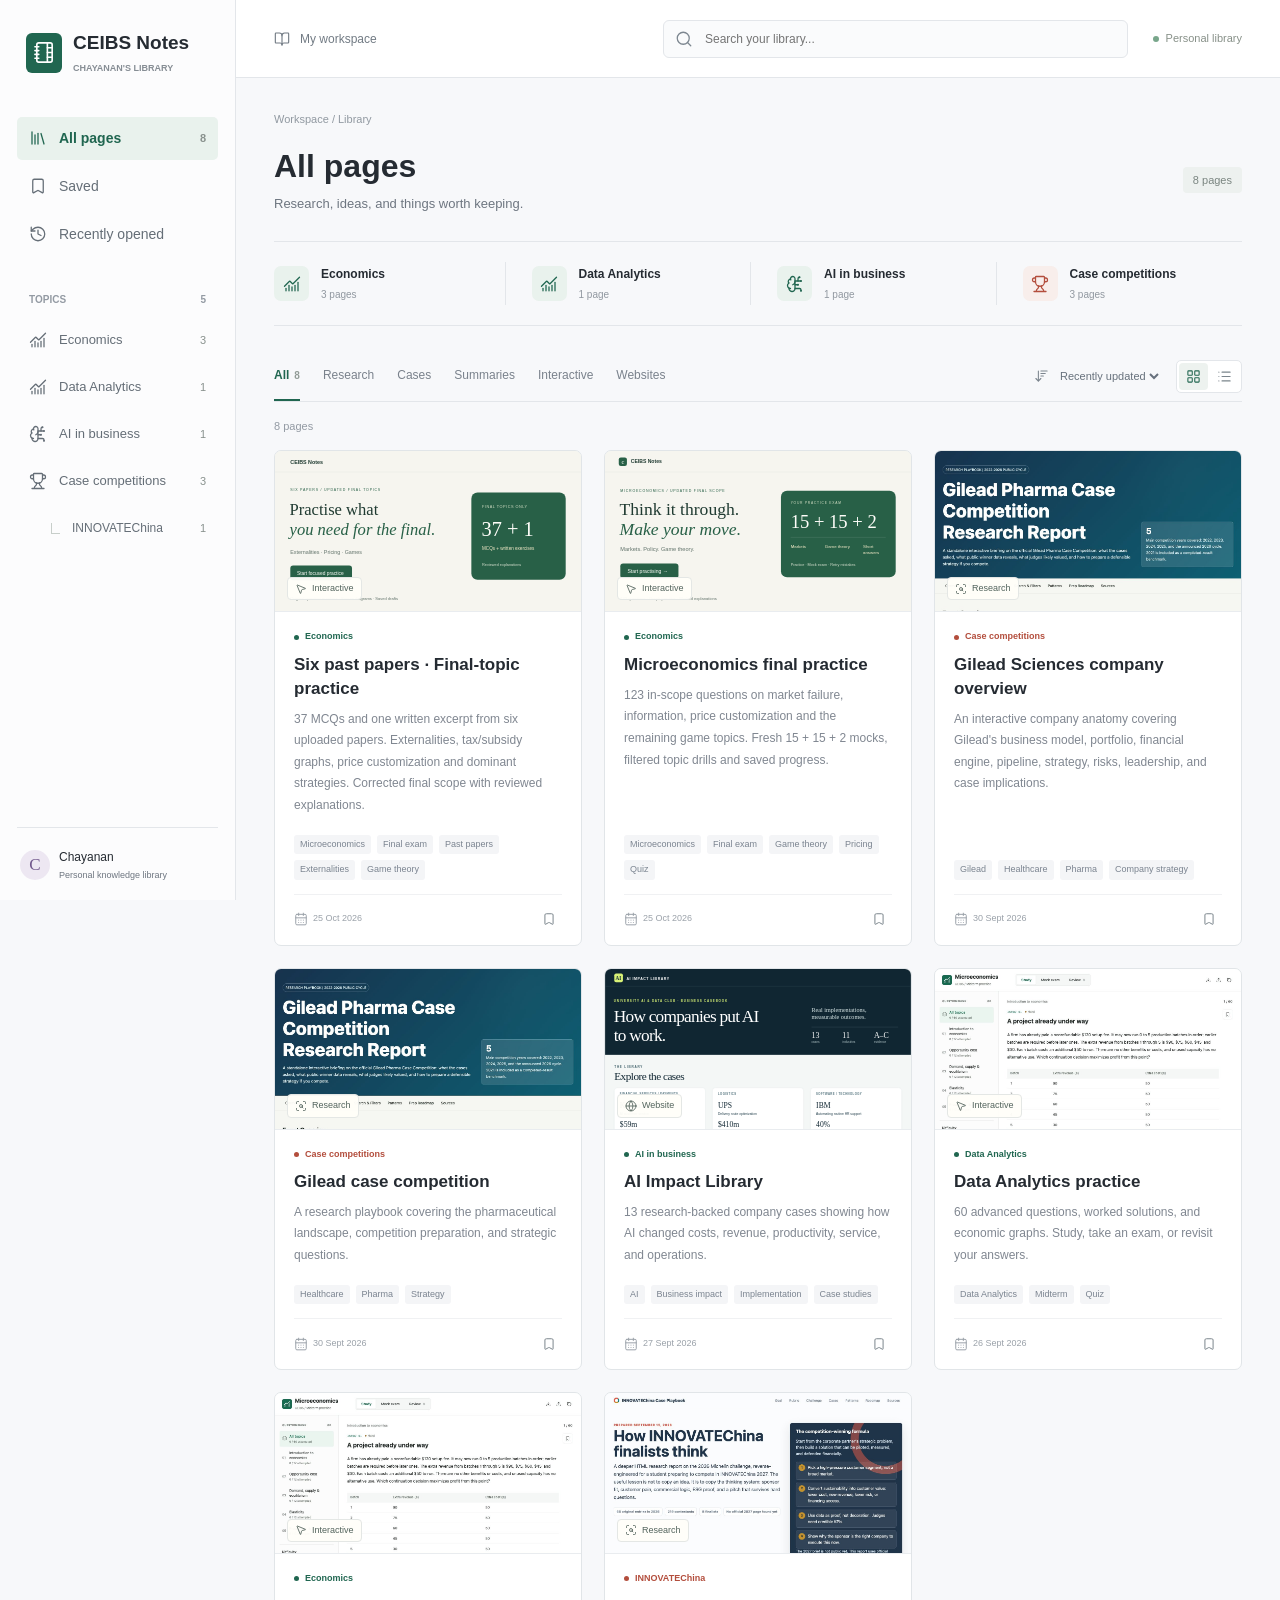
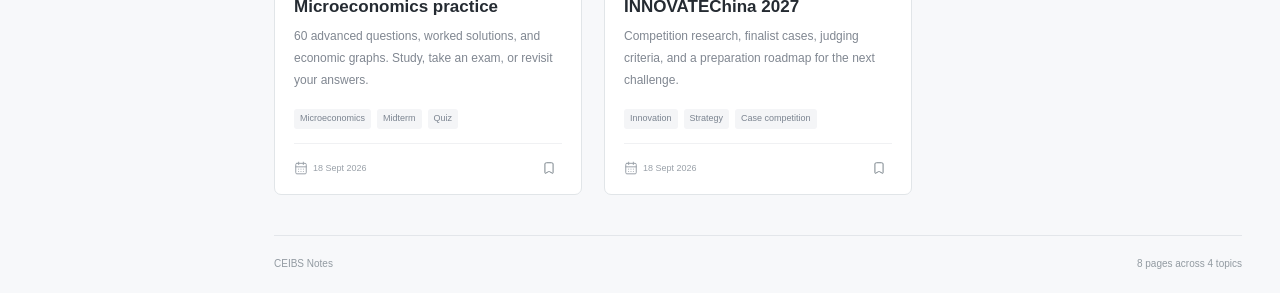
<file: docs/index.html>
<!doctype html>
<html lang="en">
<head>
  <meta charset="utf-8">
  <meta name="viewport" content="width=device-width, initial-scale=1">
  <meta name="theme-color" content="#f7f8fa">
  <meta name="description" content="Chayanan's library of research, case studies, summaries, and interactive learning tools.">
  <title>Library | CEIBS Notes</title>
  <link rel="icon" href="assets/favicon.svg" type="image/svg+xml">
  <link rel="stylesheet" href="assets/library.css">
  <script defer src="assets/lucide.min.js"></script>
  <script defer src="catalog.js"></script>
  <script defer src="assets/library.js"></script>
</head>
<body>
  <a class="skip-link" href="#main">Skip to library</a>
  <div class="app">
    <aside class="sidebar" id="sidebar" aria-label="Library navigation">
      <a class="brand" href="index.html"><span class="brand-mark"><i data-lucide="notebook-tabs"></i></span><span>CEIBS Notes<small>CHAYANAN'S LIBRARY</small></span></a>
      <button class="icon-button sidebar-close" id="close-menu" aria-label="Close navigation" title="Close navigation"><i data-lucide="x"></i></button>
      <nav class="primary-nav" aria-label="Collections">
        <a href="?view=all" data-view="all"><i data-lucide="library"></i><span>All pages</span><small id="all-count"></small></a>
        <a href="?view=saved" data-view="saved"><i data-lucide="bookmark"></i><span>Saved</span><small id="saved-count"></small></a>
        <a href="?view=recent" data-view="recent"><i data-lucide="history"></i><span>Recently opened</span></a>
      </nav>
      <div class="nav-heading">TOPICS <span id="topic-count"></span></div>
      <nav class="topic-nav" id="topics" aria-label="Topics"></nav>
      <div class="sidebar-bottom"><span class="avatar">C</span><div>Chayanan<small>Personal knowledge library</small></div><a class="icon-button" href="https://github.com/cha1350/ceibs-note" target="_blank" rel="noopener" title="View repository" aria-label="View repository"><i data-lucide="github"></i></a></div>
    </aside>
    <button class="scrim" id="scrim" aria-label="Close navigation" hidden></button>
    <div class="workspace">
      <header class="topbar">
        <button class="icon-button menu-button" id="open-menu" title="Open navigation" aria-label="Open navigation" aria-controls="sidebar" aria-expanded="false"><i data-lucide="menu"></i></button>
        <div class="topbar-label"><i data-lucide="book-open"></i><span>My workspace</span></div>
        <form class="search" role="search" id="search-form"><i data-lucide="search"></i><input id="search" type="search" aria-label="Search library" placeholder="Search your library..." autocomplete="off"><button type="button" class="icon-button" id="clear-search" aria-label="Clear search" title="Clear search" hidden><i data-lucide="x"></i></button></form>
        <span class="topbar-status"><span></span>Personal library</span>
      </header>
      <main id="main" tabindex="-1">
        <div class="breadcrumb" id="breadcrumb">Workspace / Library</div>
        <div class="page-heading"><div><h1 id="heading">All pages</h1><p id="heading-meta">Research, ideas, and things worth keeping.</p></div><span class="total-label" id="total-label"></span></div>
        <section class="topic-overview" aria-label="Topic collections" id="topic-overview"></section>
        <div class="library-bar"><div class="format-tabs" id="formats" role="group" aria-label="Filter by format"></div><div class="display-tools"><label class="sort-label"><i data-lucide="arrow-down-wide-narrow"></i><select id="sort" aria-label="Sort pages"><option value="updated">Recently updated</option><option value="title">Title A-Z</option><option value="opened">Last opened</option></select></label><div class="view-toggle" role="group" aria-label="Display mode"><button class="icon-button" id="grid-view" aria-label="Grid view" title="Grid view" aria-pressed="true"><i data-lucide="layout-grid"></i></button><button class="icon-button" id="list-view" aria-label="List view" title="List view" aria-pressed="false"><i data-lucide="list"></i></button></div></div></div>
        <div class="results-meta"><span id="result-count" role="status" aria-live="polite"></span><button class="reset-link" id="reset-filters" hidden>Clear filters</button></div>
        <section class="page-grid" id="pages" aria-label="Pages"></section>
        <section class="empty-state" id="empty-state" hidden><i data-lucide="search-x"></i><h2 id="empty-title">No matching pages</h2><p id="empty-copy">Try another search or topic.</p><button class="button" id="empty-reset">Show all pages</button></section>
        <footer class="library-footer"><span>CEIBS Notes</span><span id="footer-count">A growing collection.</span></footer>
        <noscript><p>Open a page directly:</p><ul><li><a href="pages/economics/microeconomics-past-papers.html">Six past papers · Final-topic practice</a></li><li><a href="pages/economics/microeconomics-final.html">Microeconomics final practice</a></li><li><a href="pages/ai-impact-library/index.html">AI Impact Library</a></li><li><a href="pages/economics/microeconomics-quiz.html">Microeconomics practice</a></li><li><a href="pages/data-analytics/da-practice.html">Data Analytics practice</a></li><li><a href="pages/competitions/innovatechina/playbook.html">INNOVATEChina 2027</a></li><li><a href="pages/competitions/gilead/gilead_company_overview.html">Gilead Sciences company overview</a></li><li><a href="pages/competitions/gilead/playbook.html">Gilead case competition</a></li></ul></noscript>
      </main>
    </div>
  </div>
  <div class="toast" id="toast" role="status" hidden></div>
</body>
</html>
</file>
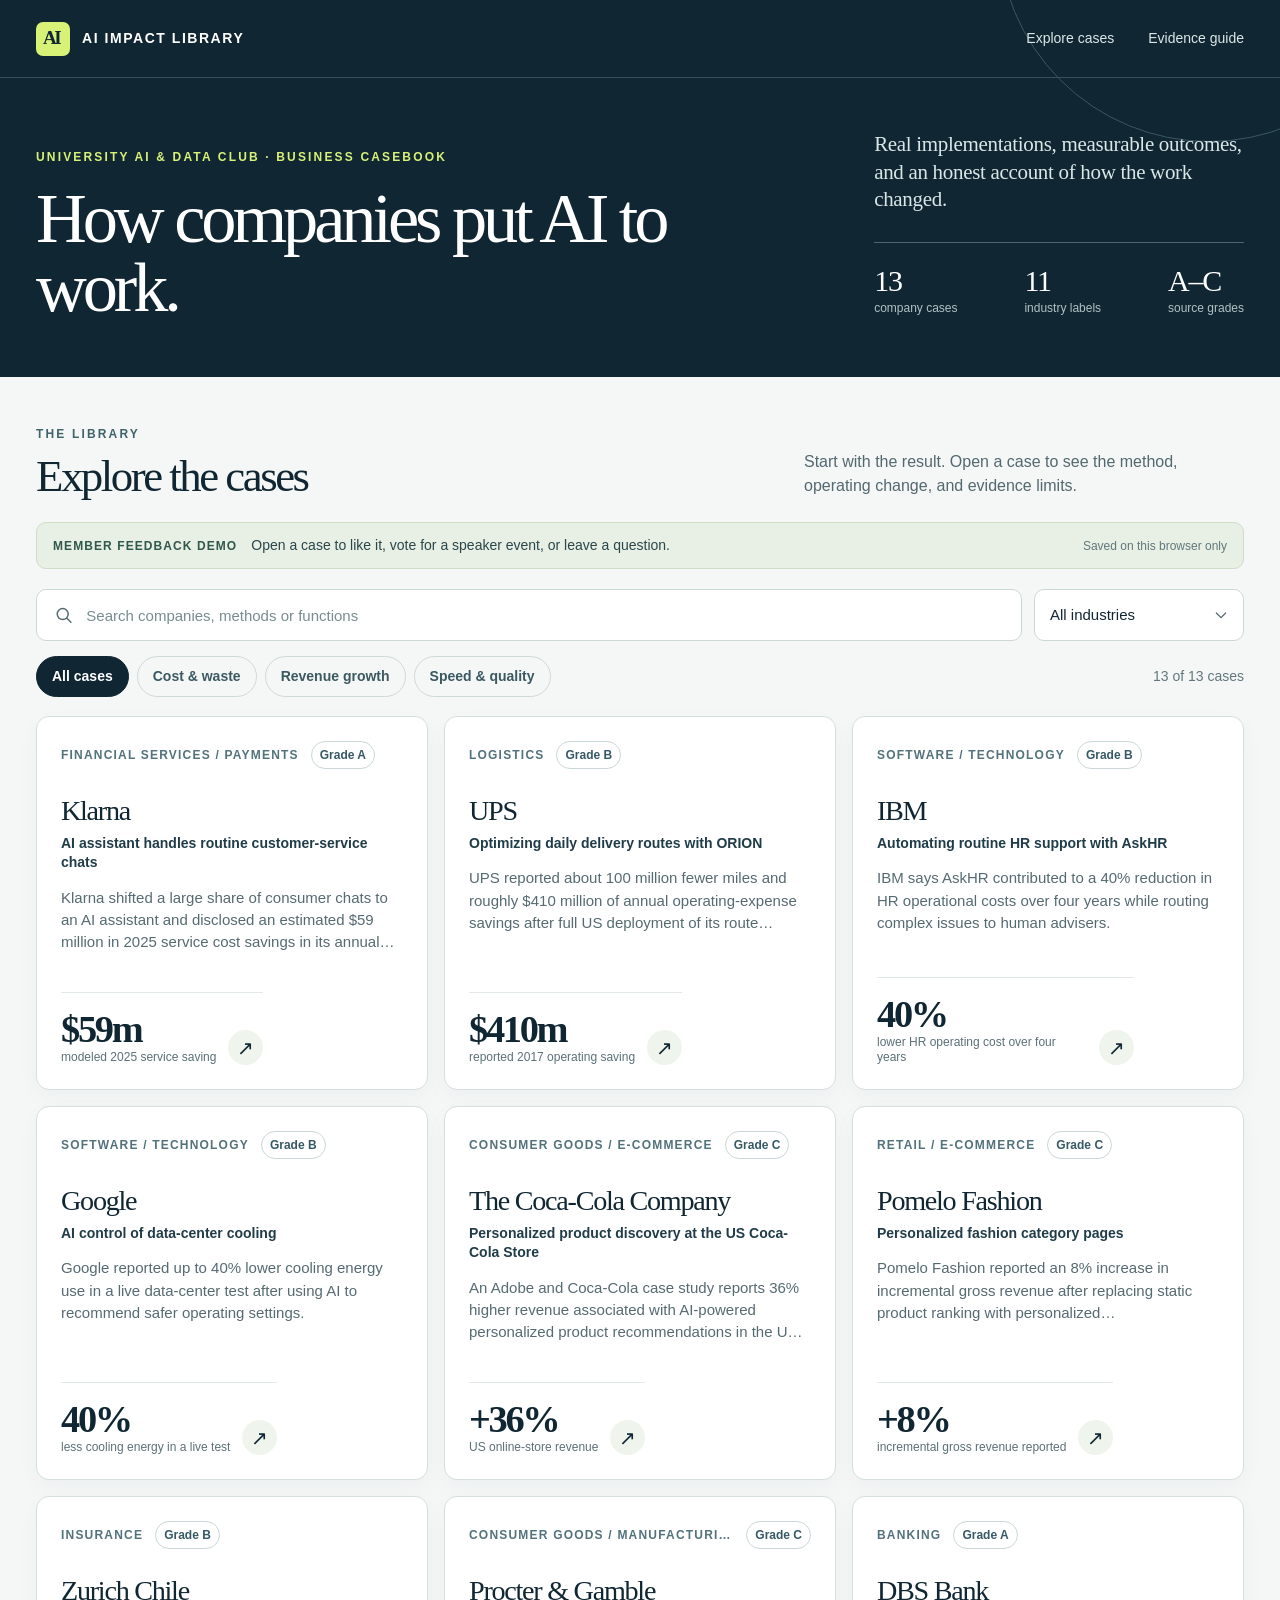
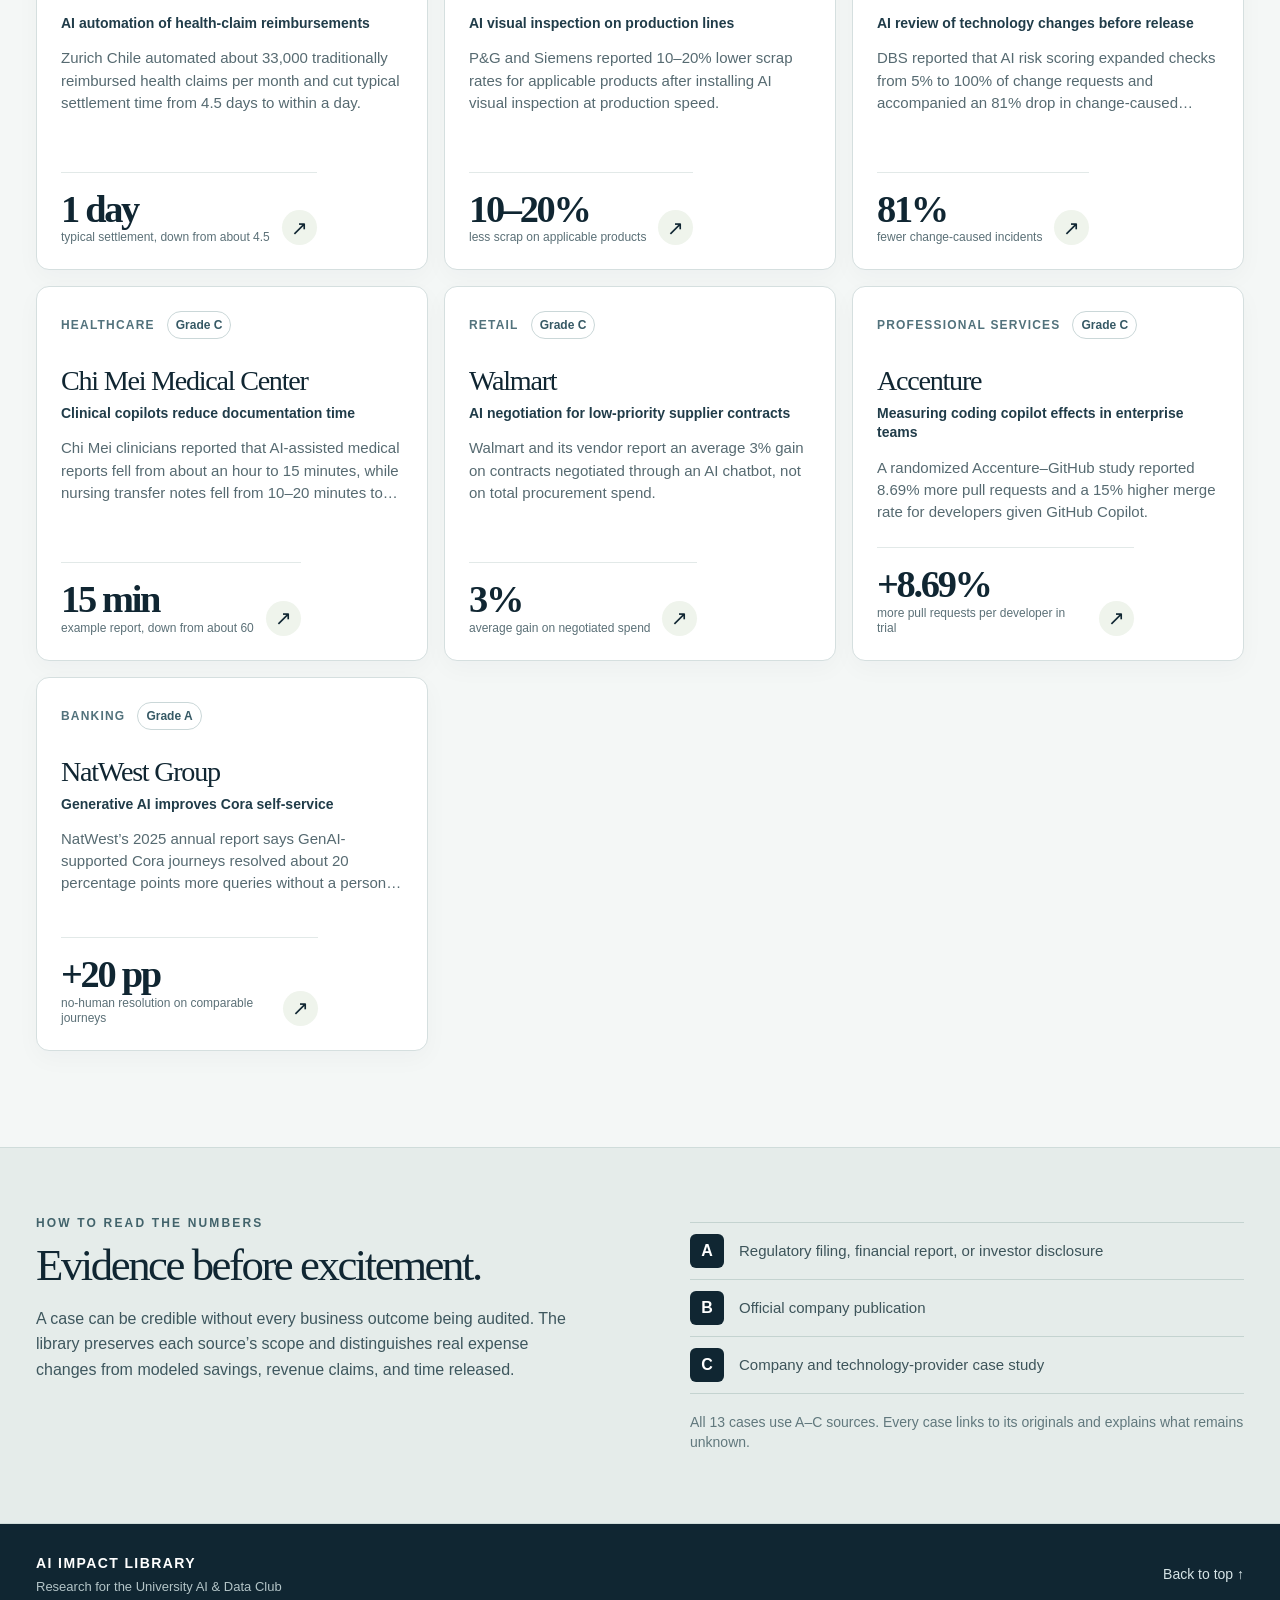
<file: docs/pages/ai-impact-library/index.html>
<!doctype html>
<html lang="en">
<head>
  <meta charset="utf-8">
  <meta name="viewport" content="width=device-width, initial-scale=1">
  <meta name="theme-color" content="#102632">
  <meta name="description" content="A research-backed library of real company AI implementations, measurable business outcomes, and the methods behind them.">
  <title>AI Impact Library — Real business results</title>
  <link rel="icon" type="image/svg+xml" href="data:image/svg+xml,%3Csvg xmlns='http://www.w3.org/2000/svg' viewBox='0 0 64 64'%3E%3Crect width='64' height='64' rx='13' fill='%23102632'/%3E%3Cpath d='M15 45V19h8v26m8 0V27h8v18m8 0V14h8v31' stroke='%23d8f277' stroke-width='5' stroke-linecap='round'/%3E%3C/svg%3E">
  <link rel="stylesheet" href="styles.css">
  <script src="cases.js" defer></script>
  <script src="app.js" defer></script>
</head>
<body>
  <div class="mast" id="top">
    <header class="shell topbar">
      <a class="brand" href="#top" aria-label="AI Impact Library home"><span class="mark">AI</span><span>AI Impact Library</span></a>
      <nav aria-label="Main navigation"><a href="#explore">Explore cases</a><a href="#evidence">Evidence guide</a></nav>
    </header>
    <section class="shell hero" aria-labelledby="page-title">
      <div class="hero-main"><p class="eyebrow">University AI &amp; Data Club · Business casebook</p><h1 id="page-title">How companies put AI to work.</h1></div>
      <div class="hero-side"><p>Real implementations, measurable outcomes, and an honest account of how the work changed.</p><div class="hero-rule"></div><div class="hero-stats"><div><strong>13</strong><span>company cases</span></div><div><strong>11</strong><span>industry labels</span></div><div><strong>A–C</strong><span>source grades</span></div></div></div>
    </section>
  </div>

  <main>
    <section class="shell explore" id="explore" aria-labelledby="explore-title">
      <div class="section-heading"><div><span class="section-kicker">The library</span><h2 id="explore-title">Explore the cases</h2></div><p>Start with the result. Open a case to see the method, operating change, and evidence limits.</p></div>
      <div class="member-hint"><strong>Member feedback demo</strong><span>Open a case to like it, vote for a speaker event, or leave a question.</span><small>Saved on this browser only</small></div>
      <div class="toolbar" role="search">
        <label class="search-field"><svg aria-hidden="true" viewBox="0 0 24 24" width="20" height="20"><circle cx="10.8" cy="10.8" r="6.8" fill="none" stroke="currentColor" stroke-width="1.8"/><path d="m16 16 5 5" stroke="currentColor" stroke-width="1.8" stroke-linecap="round"/></svg><span class="sr-only">Search companies, methods or functions</span><input id="search" type="search" placeholder="Search companies, methods or functions" autocomplete="off"></label>
        <label class="select-field"><span class="sr-only">Filter by industry</span><select id="industry"><option value="all">All industries</option></select><svg aria-hidden="true" viewBox="0 0 24 24" width="16" height="16"><path d="m5 9 7 7 7-7" fill="none" stroke="currentColor" stroke-width="1.8" stroke-linecap="round"/></svg></label>
      </div>
      <div class="filter-line"><div class="filters" role="group" aria-label="Filter by business outcome"><button class="filter active" data-filter="all" type="button" aria-pressed="true">All cases</button><button class="filter" data-filter="cost" type="button" aria-pressed="false">Cost &amp; waste</button><button class="filter" data-filter="growth" type="button" aria-pressed="false">Revenue growth</button><button class="filter" data-filter="speed" type="button" aria-pressed="false">Speed &amp; quality</button></div><div class="result-count" id="result-count" aria-live="polite"></div></div>
      <div class="case-grid" id="case-grid"></div>
      <div class="empty-state" id="empty-state" hidden><h3>No cases match those filters.</h3><p>Try another company, industry, or outcome.</p><button id="clear-filters" type="button">Clear filters</button></div>
    </section>

    <section class="evidence" id="evidence" aria-labelledby="evidence-title"><div class="shell evidence-layout"><div><span class="section-kicker">How to read the numbers</span><h2 id="evidence-title">Evidence before excitement.</h2><p>A case can be credible without every business outcome being audited. The library preserves each source’s scope and distinguishes real expense changes from modeled savings, revenue claims, and time released.</p></div><div class="grade-list"><div><b>A</b><span>Regulatory filing, financial report, or investor disclosure</span></div><div><b>B</b><span>Official company publication</span></div><div><b>C</b><span>Company and technology-provider case study</span></div><p>All 13 cases use A–C sources. Every case links to its originals and explains what remains unknown.</p></div></div></section>
  </main>

  <footer class="site-footer"><div class="shell footer-layout"><div><strong>AI Impact Library</strong><span>Research for the University AI &amp; Data Club</span></div><a href="#top">Back to top ↑</a></div></footer>

  <dialog id="case-dialog" class="case-dialog" aria-labelledby="detail-title"><div class="dialog-wrap"><div class="dialog-top"><span class="dialog-wordmark"><span class="dialog-symbol">AI</span> AI Impact Library / Case study</span><button id="close-dialog" class="close-dialog" type="button" aria-label="Close case study"><svg aria-hidden="true" viewBox="0 0 24 24" width="21" height="21"><path d="M5 5 19 19M19 5 5 19" stroke="currentColor" stroke-width="1.8" stroke-linecap="round"/></svg></button></div><div id="case-detail"></div></div></dialog>
</body>
</html>
</file>
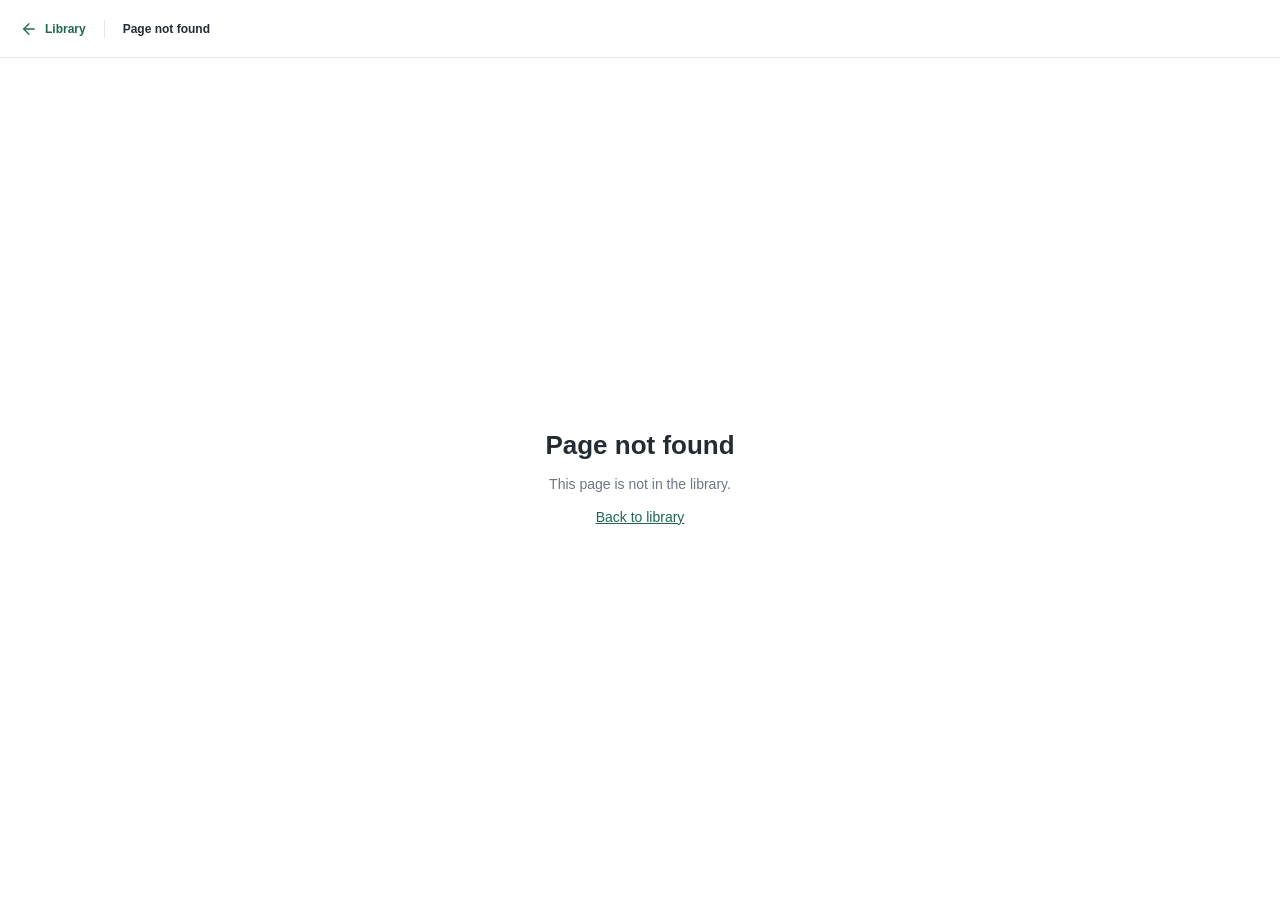
<file: docs/reader.html>
<!doctype html>
<html lang="en">
<head>
  <meta charset="utf-8">
  <meta name="viewport" content="width=device-width, initial-scale=1">
  <title>Reading | CEIBS Notes</title>
  <link rel="icon" href="assets/favicon.svg" type="image/svg+xml">
  <link rel="stylesheet" href="assets/library.css">
  <script defer src="assets/lucide.min.js"></script>
  <script defer src="catalog.js"></script>
  <script defer src="assets/library.js"></script>
</head>
<body class="reader-page">
  <header class="reader-bar">
    <a class="back-link" id="back-library" href="index.html" aria-label="Back to library" title="Back to library"><i data-lucide="arrow-left"></i><span>Library</span></a>
    <div class="reader-title"><strong id="reader-title">CEIBS Notes</strong><small id="reader-topic"></small></div>
    <div class="reader-tools" id="reader-tools">
      <button class="icon-button" id="reader-save" aria-label="Save page" title="Save page" aria-pressed="false"><i data-lucide="bookmark"></i></button>
      <button class="icon-button copy-button" id="copy-link" aria-label="Copy page link" title="Copy page link"><i data-lucide="link"></i></button>
      <a class="icon-button" id="open-original" target="_blank" rel="noopener" aria-label="Open page in new tab" title="Open page in new tab"><i data-lucide="external-link"></i></a>
    </div>
  </header>
  <iframe class="reader-frame" id="reader-frame" title="Library page" allowfullscreen></iframe>
  <section class="reader-error" id="reader-error" hidden><h1>Page not found</h1><p>This page is not in the library.</p><a href="index.html">Back to library</a></section>
  <noscript><p><a href="index.html">Return to the library to open a page directly.</a></p></noscript>
  <div class="toast" id="toast" role="status" hidden></div>
</body>
</html>
</file>
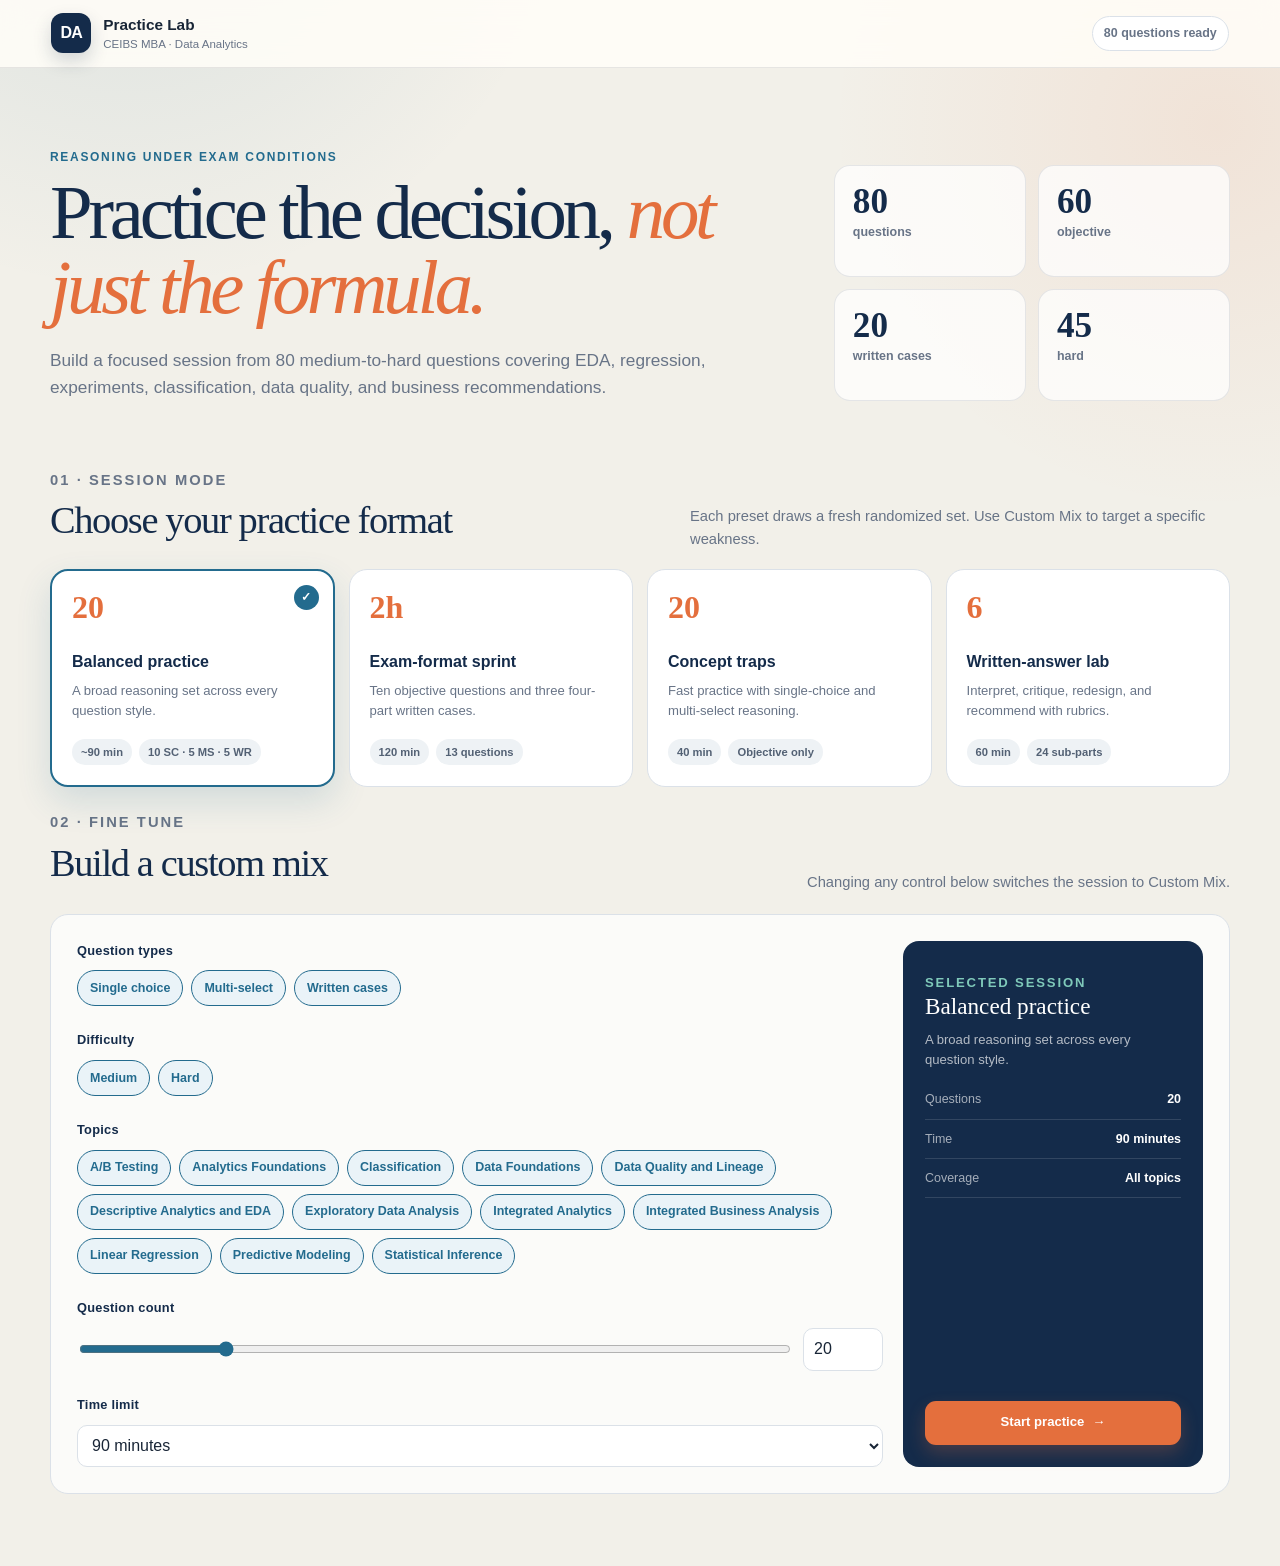
<file: docs/pages/data-analytics/da-practice.html>
<!doctype html>
<html lang="en">
<head>
  <meta charset="utf-8">
  <meta name="viewport" content="width=device-width, initial-scale=1">
  <meta name="color-scheme" content="light">
  <title>Data Analytics Practice Lab</title>
  <style>
    :root {
      --ink: #182536;
      --muted: #687487;
      --line: #dbe1e8;
      --paper: #fffdf8;
      --canvas: #f2f0e9;
      --panel: #ffffff;
      --navy: #142b4a;
      --blue: #236b8e;
      --teal: #1d8a78;
      --orange: #e46f3d;
      --gold: #d8a83e;
      --red: #b94747;
      --green-bg: #e8f5ef;
      --red-bg: #faece9;
      --blue-bg: #eaf3f8;
      --shadow: 0 20px 48px rgba(20, 43, 74, 0.10);
      --radius: 18px;
    }

    * { box-sizing: border-box; }

    html { scroll-behavior: smooth; }

    body {
      margin: 0;
      min-height: 100vh;
      background:
        radial-gradient(circle at 10% -10%, rgba(35, 107, 142, 0.12), transparent 28rem),
        radial-gradient(circle at 95% 8%, rgba(228, 111, 61, 0.10), transparent 24rem),
        var(--canvas);
      color: var(--ink);
      font-family: Inter, ui-sans-serif, -apple-system, BlinkMacSystemFont, "Segoe UI", sans-serif;
      line-height: 1.55;
    }

    button, input, textarea, select { font: inherit; }
    button { color: inherit; }
    button:focus-visible, input:focus-visible, textarea:focus-visible, select:focus-visible {
      outline: 3px solid rgba(35, 107, 142, 0.28);
      outline-offset: 2px;
    }

    .hidden { display: none !important; }
    .muted { color: var(--muted); }
    .eyebrow {
      margin: 0 0 8px;
      color: var(--blue);
      font-size: 0.75rem;
      font-weight: 800;
      letter-spacing: 0.14em;
      text-transform: uppercase;
    }

    .site-header {
      position: sticky;
      top: 0;
      z-index: 30;
      display: flex;
      align-items: center;
      justify-content: space-between;
      min-height: 68px;
      padding: 12px clamp(18px, 4vw, 56px);
      background: rgba(255, 253, 248, 0.88);
      border-bottom: 1px solid rgba(24, 37, 54, 0.10);
      backdrop-filter: blur(14px);
    }

    .brand {
      display: flex;
      align-items: center;
      gap: 12px;
      border: 0;
      background: transparent;
      cursor: pointer;
      padding: 0;
      text-align: left;
    }

    .brand-mark {
      display: grid;
      place-items: center;
      width: 40px;
      height: 40px;
      border-radius: 12px;
      color: white;
      background: var(--navy);
      box-shadow: 0 8px 18px rgba(20, 43, 74, 0.18);
      font-weight: 900;
      letter-spacing: -0.05em;
    }

    .brand strong { display: block; font-size: 0.96rem; }
    .brand small { display: block; color: var(--muted); font-size: 0.72rem; }

    .header-tools { display: flex; align-items: center; gap: 10px; }
    .session-indicator {
      padding: 7px 11px;
      border: 1px solid var(--line);
      border-radius: 999px;
      background: white;
      color: var(--muted);
      font-size: 0.78rem;
      font-weight: 700;
    }

    .page {
      width: min(1180px, calc(100% - 32px));
      margin: 0 auto;
      padding: 52px 0 72px;
    }

    .loading-card, .load-error {
      width: min(680px, calc(100% - 32px));
      margin: 15vh auto;
      padding: 32px;
      border: 1px solid var(--line);
      border-radius: var(--radius);
      background: var(--panel);
      box-shadow: var(--shadow);
      text-align: center;
    }

    .spinner {
      width: 38px;
      height: 38px;
      margin: 0 auto 16px;
      border: 4px solid #dce5ea;
      border-top-color: var(--blue);
      border-radius: 50%;
      animation: spin 0.8s linear infinite;
    }

    @keyframes spin { to { transform: rotate(360deg); } }

    .hero {
      display: grid;
      grid-template-columns: minmax(0, 1.3fr) minmax(280px, 0.7fr);
      gap: 48px;
      align-items: end;
      padding: 28px 0 44px;
    }

    .hero h1 {
      max-width: 780px;
      margin: 0;
      color: var(--navy);
      font-family: Georgia, "Times New Roman", serif;
      font-size: clamp(2.65rem, 6vw, 5.7rem);
      font-weight: 500;
      line-height: 0.98;
      letter-spacing: -0.055em;
    }

    .hero h1 em { color: var(--orange); font-style: italic; }
    .hero-copy { max-width: 690px; margin: 22px 0 0; color: var(--muted); font-size: 1.08rem; }

    .hero-stats {
      display: grid;
      grid-template-columns: 1fr 1fr;
      gap: 12px;
    }

    .stat-tile {
      min-height: 112px;
      padding: 18px;
      border: 1px solid rgba(20, 43, 74, 0.10);
      border-radius: 16px;
      background: rgba(255,255,255,0.72);
    }

    .stat-tile strong {
      display: block;
      color: var(--navy);
      font-family: Georgia, "Times New Roman", serif;
      font-size: 2.2rem;
      line-height: 1;
    }

    .stat-tile span { color: var(--muted); font-size: 0.78rem; font-weight: 700; }

    .section-heading {
      display: flex;
      align-items: end;
      justify-content: space-between;
      gap: 20px;
      margin: 24px 0 18px;
    }

    .section-heading h2 {
      margin: 0;
      color: var(--navy);
      font-family: Georgia, "Times New Roman", serif;
      font-size: clamp(1.75rem, 3vw, 2.5rem);
      font-weight: 500;
      letter-spacing: -0.035em;
    }

    .section-heading p { max-width: 540px; margin: 0; color: var(--muted); font-size: 0.92rem; }

    .preset-grid {
      display: grid;
      grid-template-columns: repeat(4, 1fr);
      gap: 14px;
    }

    .preset-card {
      position: relative;
      min-height: 205px;
      padding: 20px;
      border: 1px solid var(--line);
      border-radius: var(--radius);
      background: var(--panel);
      cursor: pointer;
      text-align: left;
      transition: transform 160ms ease, border-color 160ms ease, box-shadow 160ms ease;
    }

    .preset-card:hover { transform: translateY(-3px); box-shadow: 0 14px 34px rgba(20,43,74,0.10); }
    .preset-card.active { border: 2px solid var(--blue); box-shadow: 0 14px 34px rgba(35,107,142,0.16); }
    .preset-card.active::after {
      content: "✓";
      position: absolute;
      top: 14px;
      right: 14px;
      display: grid;
      place-items: center;
      width: 25px;
      height: 25px;
      border-radius: 50%;
      color: white;
      background: var(--blue);
      font-size: 0.78rem;
      font-weight: 900;
    }

    .preset-number { color: var(--orange); font: 700 2rem/1 Georgia, serif; }
    .preset-card h3 { margin: 24px 0 6px; color: var(--navy); font-size: 1rem; }
    .preset-card p { margin: 0; color: var(--muted); font-size: 0.82rem; }
    .preset-meta { display: flex; gap: 7px; flex-wrap: wrap; margin-top: 18px; }

    .pill, .tag {
      display: inline-flex;
      align-items: center;
      gap: 5px;
      min-height: 26px;
      padding: 4px 9px;
      border-radius: 999px;
      background: #eef2f5;
      color: #536174;
      font-size: 0.7rem;
      font-weight: 800;
      line-height: 1;
    }

    .builder {
      display: grid;
      grid-template-columns: minmax(0, 1fr) 300px;
      gap: 20px;
      margin-top: 20px;
      padding: 26px;
      border: 1px solid var(--line);
      border-radius: var(--radius);
      background: rgba(255,255,255,0.72);
    }

    .control-group { margin-bottom: 24px; }
    .control-group:last-child { margin-bottom: 0; }
    .control-label { display: block; margin-bottom: 10px; color: var(--navy); font-size: 0.8rem; font-weight: 850; letter-spacing: 0.02em; }
    .chip-row { display: flex; flex-wrap: wrap; gap: 8px; }
    .check-chip input { position: absolute; opacity: 0; pointer-events: none; }
    .check-chip span {
      display: inline-flex;
      align-items: center;
      min-height: 36px;
      padding: 7px 12px;
      border: 1px solid var(--line);
      border-radius: 999px;
      background: white;
      color: var(--muted);
      cursor: pointer;
      font-size: 0.78rem;
      font-weight: 750;
      transition: 140ms ease;
    }

    .check-chip input:checked + span { border-color: var(--blue); background: var(--blue-bg); color: var(--blue); }
    .check-chip input:focus-visible + span { outline: 3px solid rgba(35,107,142,.25); }

    .range-row { display: grid; grid-template-columns: 1fr 80px; gap: 14px; align-items: center; }
    input[type="range"] { width: 100%; accent-color: var(--blue); }
    input[type="number"], select {
      width: 100%;
      min-height: 42px;
      padding: 8px 10px;
      border: 1px solid var(--line);
      border-radius: 10px;
      background: white;
      color: var(--ink);
    }

    .start-panel {
      align-self: stretch;
      display: flex;
      flex-direction: column;
      justify-content: space-between;
      gap: 20px;
      padding: 22px;
      border-radius: 16px;
      color: white;
      background: var(--navy);
    }

    .start-panel h3 { margin: 0; font: 500 1.45rem/1.15 Georgia, serif; }
    .start-panel p { margin: 10px 0 0; color: rgba(255,255,255,.68); font-size: 0.82rem; }
    .session-preview { display: grid; gap: 10px; margin-top: 20px; }
    .preview-row { display: flex; justify-content: space-between; gap: 12px; padding-bottom: 9px; border-bottom: 1px solid rgba(255,255,255,.13); font-size: 0.78rem; }
    .preview-row span { color: rgba(255,255,255,.62); }
    .preview-row strong { text-align: right; }

    .btn {
      display: inline-flex;
      align-items: center;
      justify-content: center;
      gap: 8px;
      min-height: 44px;
      padding: 10px 16px;
      border: 1px solid transparent;
      border-radius: 11px;
      cursor: pointer;
      font-size: 0.82rem;
      font-weight: 850;
      transition: transform 140ms ease, box-shadow 140ms ease, background 140ms ease;
    }

    .btn:hover { transform: translateY(-1px); }
    .btn:disabled { cursor: not-allowed; opacity: .48; transform: none; }
    .btn-primary { color: white; background: var(--orange); box-shadow: 0 8px 18px rgba(228,111,61,.24); }
    .btn-dark { color: white; background: var(--navy); }
    .btn-light { border-color: var(--line); background: white; }
    .btn-soft { color: var(--blue); background: var(--blue-bg); }
    .btn-ghost { border-color: rgba(255,255,255,.24); color: white; background: rgba(255,255,255,.08); }
    .btn-danger { color: var(--red); background: var(--red-bg); }
    .btn-wide { width: 100%; }

    .resume-banner {
      display: flex;
      align-items: center;
      justify-content: space-between;
      gap: 20px;
      margin: 20px 0;
      padding: 18px 20px;
      border: 1px solid rgba(29,138,120,.28);
      border-radius: 14px;
      background: var(--green-bg);
    }

    .resume-banner strong { display: block; color: #146b5c; }
    .resume-banner span { color: #4b776f; font-size: .8rem; }

    /* Quiz */
    .quiz-layout {
      display: grid;
      grid-template-columns: 260px minmax(0, 820px);
      justify-content: center;
      gap: 24px;
      align-items: start;
    }

    .quiz-sidebar {
      position: sticky;
      top: 92px;
      padding: 20px;
      border: 1px solid var(--line);
      border-radius: var(--radius);
      background: rgba(255,255,255,.82);
    }

    .progress-line { height: 7px; margin: 10px 0 8px; overflow: hidden; border-radius: 999px; background: #e3e8ed; }
    .progress-fill { width: 0; height: 100%; border-radius: inherit; background: linear-gradient(90deg, var(--blue), var(--teal)); transition: width 240ms ease; }
    .progress-copy { display: flex; justify-content: space-between; color: var(--muted); font-size: .72rem; font-weight: 750; }

    .question-map {
      display: grid;
      grid-template-columns: repeat(5, 1fr);
      gap: 7px;
      margin: 22px 0;
    }

    .map-item {
      position: relative;
      aspect-ratio: 1;
      border: 1px solid var(--line);
      border-radius: 9px;
      background: white;
      color: var(--muted);
      cursor: pointer;
      font-size: .72rem;
      font-weight: 800;
    }

    .map-item.answered { border-color: #a9cbbb; background: var(--green-bg); color: #196d5e; }
    .map-item.current { border: 2px solid var(--blue); background: var(--blue-bg); color: var(--blue); }
    .map-item.flagged::after { content: ""; position: absolute; top: 4px; right: 4px; width: 5px; height: 5px; border-radius: 50%; background: var(--orange); }
    .map-item.checked.correct { background: var(--green-bg); color: var(--teal); }
    .map-item.checked.incorrect { background: var(--red-bg); color: var(--red); }

    .legend { display: grid; gap: 7px; margin-top: 18px; color: var(--muted); font-size: .7rem; }
    .legend span { display: flex; align-items: center; gap: 8px; }
    .legend i { width: 9px; height: 9px; border-radius: 3px; background: var(--line); }
    .legend .lg-answered { background: #a9cbbb; }
    .legend .lg-current { background: var(--blue); }
    .legend .lg-flagged { background: var(--orange); border-radius: 50%; }

    .quiz-main { min-width: 0; }
    .quiz-topbar {
      display: flex;
      align-items: center;
      justify-content: space-between;
      gap: 14px;
      margin-bottom: 14px;
    }

    .timer {
      display: inline-flex;
      align-items: center;
      gap: 8px;
      padding: 8px 12px;
      border: 1px solid var(--line);
      border-radius: 999px;
      background: white;
      color: var(--navy);
      font-variant-numeric: tabular-nums;
      font-size: .8rem;
      font-weight: 850;
    }

    .timer.warning { border-color: #efc0b2; color: var(--red); background: var(--red-bg); }
    .mobile-map-button { display: none; }

    .question-card {
      overflow: hidden;
      border: 1px solid var(--line);
      border-radius: 22px;
      background: var(--panel);
      box-shadow: var(--shadow);
    }

    .question-accent { height: 6px; background: linear-gradient(90deg, var(--blue), var(--teal) 58%, var(--gold)); }
    .question-body { padding: clamp(22px, 5vw, 46px); }
    .question-meta { display: flex; align-items: center; justify-content: space-between; gap: 14px; margin-bottom: 28px; }
    .question-tags { display: flex; flex-wrap: wrap; gap: 7px; }
    .tag.type { color: var(--blue); background: var(--blue-bg); }
    .tag.hard { color: #9a4d28; background: #fbeee5; }
    .tag.medium { color: #276a5d; background: var(--green-bg); }

    .flag-button {
      display: inline-flex;
      align-items: center;
      gap: 6px;
      padding: 7px 10px;
      border: 1px solid var(--line);
      border-radius: 9px;
      background: white;
      color: var(--muted);
      cursor: pointer;
      font-size: .72rem;
      font-weight: 800;
    }

    .flag-button.active { border-color: #efb495; background: #fff3ec; color: #b3532a; }
    .question-number { margin: 0 0 8px; color: var(--muted); font-size: .76rem; font-weight: 800; letter-spacing: .06em; text-transform: uppercase; }
    .question-title {
      margin: 0;
      color: var(--navy);
      font-family: Georgia, "Times New Roman", serif;
      font-size: clamp(1.35rem, 3vw, 2rem);
      font-weight: 500;
      line-height: 1.32;
      letter-spacing: -.025em;
    }

    .instruction { margin: 12px 0 0; color: var(--muted); font-size: .82rem; }
    .options { display: grid; gap: 11px; margin-top: 28px; }
    .option { position: relative; display: block; }
    .option input { position: absolute; opacity: 0; }
    .option-content {
      display: grid;
      grid-template-columns: 36px 1fr auto;
      gap: 13px;
      align-items: center;
      min-height: 62px;
      padding: 11px 14px;
      border: 1px solid var(--line);
      border-radius: 13px;
      background: #fff;
      cursor: pointer;
      transition: 140ms ease;
    }

    .option-content:hover { border-color: #a9bcc8; transform: translateX(2px); }
    .option-letter { display: grid; place-items: center; width: 34px; height: 34px; border: 1px solid var(--line); border-radius: 9px; color: var(--muted); font-size: .76rem; font-weight: 900; }
    .option-text { color: #2d3a4b; font-size: .92rem; }
    .option-status { min-width: 18px; color: var(--muted); font-size: 1rem; font-weight: 900; }
    .option input:checked + .option-content { border-color: var(--blue); background: var(--blue-bg); box-shadow: inset 0 0 0 1px var(--blue); }
    .option input:checked + .option-content .option-letter { border-color: var(--blue); color: white; background: var(--blue); }
    .option input:focus-visible + .option-content { outline: 3px solid rgba(35,107,142,.22); }
    .option.review-correct .option-content { border-color: #69af96; background: var(--green-bg); }
    .option.review-correct .option-letter { border-color: var(--teal); background: var(--teal); color: white; }
    .option.review-wrong .option-content { border-color: #db8a7c; background: var(--red-bg); }
    .option.review-wrong .option-letter { border-color: var(--red); background: var(--red); color: white; }
    .option input:disabled + .option-content { cursor: default; transform: none; }

    .written-grid { display: grid; gap: 24px; margin-top: 28px; }
    .written-part { padding-top: 22px; border-top: 1px solid var(--line); }
    .written-part:first-child { padding-top: 0; border-top: 0; }
    .part-heading { display: flex; gap: 12px; align-items: flex-start; }
    .part-letter { display: grid; flex: 0 0 30px; place-items: center; width: 30px; height: 30px; border-radius: 9px; background: var(--navy); color: white; font-size: .76rem; font-weight: 900; text-transform: uppercase; }
    .part-heading h3 { margin: 2px 0 0; color: var(--ink); font-size: .96rem; line-height: 1.45; }
    .points-label { white-space: nowrap; margin-left: auto; color: var(--muted); font-size: .7rem; font-weight: 800; }
    .response-box {
      width: 100%;
      min-height: 118px;
      margin-top: 12px;
      padding: 13px 14px;
      resize: vertical;
      border: 1px solid var(--line);
      border-radius: 12px;
      background: #fcfcfb;
      color: var(--ink);
      font-size: .9rem;
      line-height: 1.55;
    }

    .response-box:focus { border-color: var(--blue); background: white; }
    .rubric {
      margin-top: 14px;
      padding: 16px;
      border: 1px solid #b9d9cc;
      border-radius: 12px;
      background: var(--green-bg);
    }

    .rubric h4 { margin: 0 0 8px; color: #176a5b; font-size: .78rem; text-transform: uppercase; letter-spacing: .06em; }
    .rubric ul { margin: 8px 0 12px 18px; padding: 0; color: #345f58; font-size: .8rem; }
    .sample-answer { margin: 0; padding-top: 12px; border-top: 1px solid #c9e2d7; color: #315d55; font-size: .82rem; }
    .self-score { display: flex; align-items: center; gap: 9px; margin-top: 12px; }
    .self-score label { color: #315d55; font-size: .76rem; font-weight: 800; }
    .self-score select { width: auto; min-width: 88px; min-height: 36px; }

    .feedback {
      margin-top: 24px;
      padding: 18px;
      border-radius: 14px;
      border-left: 5px solid var(--teal);
      background: var(--green-bg);
    }

    .feedback.incorrect { border-left-color: var(--red); background: var(--red-bg); }
    .feedback.partial { border-left-color: var(--gold); background: #fff7df; }
    .feedback strong { display: block; margin-bottom: 5px; color: var(--navy); }
    .feedback p { margin: 5px 0; color: #405064; font-size: .84rem; }
    .trap { padding-top: 10px; border-top: 1px solid rgba(24,37,54,.10); }

    .question-actions {
      display: flex;
      align-items: center;
      justify-content: space-between;
      gap: 14px;
      margin-top: 20px;
    }

    .action-side { display: flex; gap: 9px; }

    /* Results */
    .results-hero {
      display: grid;
      grid-template-columns: 220px 1fr;
      gap: 36px;
      align-items: center;
      padding: 34px;
      border-radius: 24px;
      color: white;
      background: var(--navy);
      box-shadow: var(--shadow);
    }

    .score-ring {
      display: grid;
      place-items: center;
      width: 190px;
      height: 190px;
      border-radius: 50%;
      background: conic-gradient(var(--orange) var(--score-angle, 0deg), rgba(255,255,255,.13) 0);
      position: relative;
    }

    .score-ring::before { content: ""; position: absolute; inset: 14px; border-radius: 50%; background: var(--navy); }
    .score-value { position: relative; text-align: center; }
    .score-value strong { display: block; font: 500 3rem/1 Georgia, serif; }
    .score-value span { color: rgba(255,255,255,.62); font-size: .76rem; }
    .results-hero h1 { margin: 0; font: 500 clamp(2rem,4vw,3.6rem)/1 Georgia, serif; letter-spacing: -.04em; }
    .results-hero p { max-width: 610px; margin: 12px 0 0; color: rgba(255,255,255,.68); }
    .result-actions { display: flex; flex-wrap: wrap; gap: 9px; margin-top: 22px; }

    .results-grid { display: grid; grid-template-columns: 1fr 1fr; gap: 18px; margin-top: 22px; }
    .result-panel { padding: 24px; border: 1px solid var(--line); border-radius: var(--radius); background: white; }
    .result-panel h2 { margin: 0 0 18px; color: var(--navy); font: 500 1.4rem/1.2 Georgia, serif; }
    .breakdown-row { display: grid; grid-template-columns: 1fr auto; gap: 8px 16px; align-items: center; margin-bottom: 13px; }
    .breakdown-row:last-child { margin-bottom: 0; }
    .breakdown-label { overflow: hidden; text-overflow: ellipsis; white-space: nowrap; font-size: .8rem; font-weight: 700; }
    .breakdown-value { color: var(--muted); font-size: .74rem; font-weight: 800; }
    .mini-bar { grid-column: 1 / -1; height: 6px; overflow: hidden; border-radius: 999px; background: #e8ecef; }
    .mini-bar i { display: block; height: 100%; border-radius: inherit; background: linear-gradient(90deg, var(--blue), var(--teal)); }

    .review-list { display: grid; gap: 11px; margin-top: 22px; }
    .review-item {
      display: grid;
      grid-template-columns: auto 1fr auto;
      gap: 13px;
      align-items: center;
      padding: 15px 17px;
      border: 1px solid var(--line);
      border-radius: 13px;
      background: white;
      cursor: pointer;
      text-align: left;
    }

    .review-item:hover { border-color: #a9bcc8; }
    .review-index { display: grid; place-items: center; width: 33px; height: 33px; border-radius: 9px; color: white; background: var(--navy); font-size: .72rem; font-weight: 900; }
    .review-copy strong { display: block; color: var(--ink); font-size: .82rem; }
    .review-copy span { display: block; color: var(--muted); font-size: .7rem; }
    .review-score { color: var(--muted); font-size: .75rem; font-weight: 850; }

    .toast {
      position: fixed;
      left: 50%;
      bottom: 24px;
      z-index: 60;
      transform: translate(-50%, 18px);
      padding: 10px 15px;
      border-radius: 10px;
      color: white;
      background: #172536;
      box-shadow: 0 12px 28px rgba(0,0,0,.18);
      opacity: 0;
      pointer-events: none;
      transition: 180ms ease;
      font-size: .8rem;
      font-weight: 750;
    }

    .toast.show { opacity: 1; transform: translate(-50%, 0); }

    @media (max-width: 980px) {
      .hero { grid-template-columns: 1fr; gap: 28px; }
      .hero-stats { max-width: 560px; grid-template-columns: repeat(4, 1fr); }
      .stat-tile { min-height: 92px; }
      .preset-grid { grid-template-columns: 1fr 1fr; }
      .quiz-layout { grid-template-columns: 1fr; }
      .quiz-sidebar { display: none; position: fixed; inset: 78px 16px auto; z-index: 50; max-height: calc(100vh - 100px); overflow: auto; box-shadow: var(--shadow); }
      .quiz-sidebar.open { display: block; }
      .mobile-map-button { display: inline-flex; }
    }

    @media (max-width: 720px) {
      .page { width: min(100% - 22px, 1180px); padding-top: 24px; }
      .site-header { padding: 10px 13px; }
      .brand small, .session-indicator { display: none; }
      .hero { padding-top: 16px; }
      .hero h1 { font-size: clamp(2.8rem, 15vw, 4.4rem); }
      .hero-stats { grid-template-columns: 1fr 1fr; }
      .preset-grid, .builder, .results-grid { grid-template-columns: 1fr; }
      .builder { padding: 18px; }
      .section-heading { display: block; }
      .section-heading p { margin-top: 8px; }
      .question-body { padding: 22px 18px; }
      .question-meta { align-items: flex-start; }
      .question-actions { align-items: stretch; flex-direction: column; }
      .action-side { display: grid; grid-template-columns: 1fr 1fr; }
      .results-hero { grid-template-columns: 1fr; text-align: center; justify-items: center; padding: 28px 18px; }
      .result-actions { justify-content: center; }
      .score-ring { width: 160px; height: 160px; }
      .resume-banner { align-items: stretch; flex-direction: column; }
    }

    @media print {
      .site-header, .quiz-sidebar, .quiz-topbar, .question-actions, .result-actions { display: none !important; }
      body { background: white; }
      .page { width: 100%; padding: 0; }
      .question-card, .result-panel, .results-hero { box-shadow: none; break-inside: avoid; }
    }
  </style>
</head>
<body>
  <header class="site-header">
    <button class="brand" id="brandButton" type="button" aria-label="Return to practice setup">
      <span class="brand-mark">DA</span>
      <span><strong>Practice Lab</strong><small>CEIBS MBA · Data Analytics</small></span>
    </button>
    <div class="header-tools">
      <span class="session-indicator" id="headerStatus">Loading question bank…</span>
      <button class="btn btn-light hidden" id="exitButton" type="button">Save &amp; exit</button>
    </div>
  </header>

  <main>
    <section id="loadingView" class="loading-card">
      <div class="spinner" aria-hidden="true"></div>
      <strong>Preparing your practice bank</strong>
      <p class="muted">Loading questions and answer rubrics…</p>
    </section>

    <section id="loadError" class="load-error hidden">
      <p class="eyebrow">One quick step</p>
      <h1>Load the question bank</h1>
      <p class="muted">Your browser blocked the adjacent JSON file. Select <strong>Data Analytics Practice Bank - 80 Questions.json</strong> from this folder. The file stays on your device.</p>
      <label class="btn btn-dark" for="bankFile">Choose JSON file</label>
      <input id="bankFile" class="hidden" type="file" accept="application/json,.json">
      <p id="loadErrorMessage" class="muted"></p>
    </section>

    <section id="setupView" class="page hidden">
      <div class="hero">
        <div>
          <p class="eyebrow">Reasoning under exam conditions</p>
          <h1>Practice the decision, <em>not just the formula.</em></h1>
          <p class="hero-copy">Build a focused session from 80 medium-to-hard questions covering EDA, regression, experiments, classification, data quality, and business recommendations.</p>
        </div>
        <div class="hero-stats" aria-label="Question bank summary">
          <div class="stat-tile"><strong id="statQuestions">80</strong><span>questions</span></div>
          <div class="stat-tile"><strong id="statObjective">60</strong><span>objective</span></div>
          <div class="stat-tile"><strong id="statWritten">20</strong><span>written cases</span></div>
          <div class="stat-tile"><strong id="statHard">45</strong><span>hard</span></div>
        </div>
      </div>

      <div id="resumeBanner" class="resume-banner hidden">
        <div><strong>Continue your saved session</strong><span id="resumeCopy">Your answers and position are saved on this device.</span></div>
        <div class="action-side">
          <button class="btn btn-light" id="discardSaved" type="button">Discard</button>
          <button class="btn btn-dark" id="resumeButton" type="button">Resume session</button>
        </div>
      </div>

      <div class="section-heading">
        <div><p class="eyebrow">01 · Session mode</p><h2>Choose your practice format</h2></div>
        <p>Each preset draws a fresh randomized set. Use Custom Mix to target a specific weakness.</p>
      </div>

      <div class="preset-grid" id="presetGrid">
        <button class="preset-card active" type="button" data-preset="balanced">
          <span class="preset-number">20</span>
          <h3>Balanced practice</h3>
          <p>A broad reasoning set across every question style.</p>
          <span class="preset-meta"><span class="pill">~90 min</span><span class="pill">10 SC · 5 MS · 5 WR</span></span>
        </button>
        <button class="preset-card" type="button" data-preset="exam">
          <span class="preset-number">2h</span>
          <h3>Exam-format sprint</h3>
          <p>Ten objective questions and three four-part written cases.</p>
          <span class="preset-meta"><span class="pill">120 min</span><span class="pill">13 questions</span></span>
        </button>
        <button class="preset-card" type="button" data-preset="objective">
          <span class="preset-number">20</span>
          <h3>Concept traps</h3>
          <p>Fast practice with single-choice and multi-select reasoning.</p>
          <span class="preset-meta"><span class="pill">40 min</span><span class="pill">Objective only</span></span>
        </button>
        <button class="preset-card" type="button" data-preset="written">
          <span class="preset-number">6</span>
          <h3>Written-answer lab</h3>
          <p>Interpret, critique, redesign, and recommend with rubrics.</p>
          <span class="preset-meta"><span class="pill">60 min</span><span class="pill">24 sub-parts</span></span>
        </button>
      </div>

      <div class="section-heading">
        <div><p class="eyebrow">02 · Fine tune</p><h2>Build a custom mix</h2></div>
        <p>Changing any control below switches the session to Custom Mix.</p>
      </div>

      <div class="builder">
        <div>
          <div class="control-group">
            <span class="control-label">Question types</span>
            <div class="chip-row" id="typeFilters">
              <label class="check-chip"><input type="checkbox" value="single_choice" checked><span>Single choice</span></label>
              <label class="check-chip"><input type="checkbox" value="multiple_select" checked><span>Multi-select</span></label>
              <label class="check-chip"><input type="checkbox" value="written" checked><span>Written cases</span></label>
            </div>
          </div>
          <div class="control-group">
            <span class="control-label">Difficulty</span>
            <div class="chip-row" id="difficultyFilters">
              <label class="check-chip"><input type="checkbox" value="medium" checked><span>Medium</span></label>
              <label class="check-chip"><input type="checkbox" value="hard" checked><span>Hard</span></label>
            </div>
          </div>
          <div class="control-group">
            <span class="control-label">Topics</span>
            <div class="chip-row" id="topicFilters"></div>
          </div>
          <div class="control-group">
            <span class="control-label">Question count</span>
            <div class="range-row">
              <input id="countRange" type="range" min="5" max="80" value="20" step="1">
              <input id="countInput" type="number" min="1" max="80" value="20" aria-label="Question count">
            </div>
          </div>
          <div class="control-group">
            <span class="control-label">Time limit</span>
            <select id="timerSelect">
              <option value="0">No timer</option>
              <option value="30">30 minutes</option>
              <option value="45">45 minutes</option>
              <option value="60">60 minutes</option>
              <option value="90" selected>90 minutes</option>
              <option value="120">120 minutes</option>
            </select>
          </div>
        </div>

        <aside class="start-panel">
          <div>
            <p class="eyebrow" style="color:#7fc9ba">Selected session</p>
            <h3 id="previewTitle">Balanced practice</h3>
            <p id="previewDescription">A broad reasoning set across every question style.</p>
            <div class="session-preview">
              <div class="preview-row"><span>Questions</span><strong id="previewCount">20</strong></div>
              <div class="preview-row"><span>Time</span><strong id="previewTime">90 minutes</strong></div>
              <div class="preview-row"><span>Coverage</span><strong id="previewCoverage">All topics</strong></div>
            </div>
          </div>
          <button class="btn btn-primary btn-wide" id="startButton" type="button">Start practice <span aria-hidden="true">→</span></button>
        </aside>
      </div>
    </section>

    <section id="quizView" class="page hidden">
      <div class="quiz-layout">
        <aside class="quiz-sidebar" id="quizSidebar">
          <p class="eyebrow">Session progress</p>
          <div class="progress-line"><div class="progress-fill" id="progressFill"></div></div>
          <div class="progress-copy"><span id="progressAnswered">0 answered</span><span id="progressPercent">0%</span></div>
          <nav class="question-map" id="questionMap" aria-label="Question navigation"></nav>
          <button class="btn btn-light btn-wide" id="finishButton" type="button">Finish session</button>
          <div class="legend">
            <span><i class="lg-current"></i> Current</span>
            <span><i class="lg-answered"></i> Answered</span>
            <span><i class="lg-flagged"></i> Flagged for review</span>
          </div>
        </aside>

        <div class="quiz-main">
          <div class="quiz-topbar">
            <button class="btn btn-light mobile-map-button" id="mapToggle" type="button">Question map</button>
            <span class="muted" id="sessionName">Balanced practice</span>
            <span class="timer" id="timerDisplay">Untimed</span>
          </div>
          <article class="question-card" id="questionCard"></article>
          <div class="question-actions">
            <button class="btn btn-light" id="previousButton" type="button">← Previous</button>
            <div class="action-side">
              <button class="btn btn-soft" id="checkButton" type="button">Check answer</button>
              <button class="btn btn-dark" id="nextButton" type="button">Next →</button>
            </div>
          </div>
        </div>
      </div>
    </section>

    <section id="resultsView" class="page hidden">
      <div class="results-hero">
        <div class="score-ring" id="scoreRing"><div class="score-value"><strong id="scorePercent">0%</strong><span id="scorePoints">0 / 0 points</span></div></div>
        <div>
          <p class="eyebrow" style="color:#7fc9ba">Session complete</p>
          <h1 id="resultHeadline">Review the reasoning.</h1>
          <p id="resultSummary">Your score combines automatically graded objective questions and your self-assessed written responses.</p>
          <div class="result-actions">
            <button class="btn btn-primary" id="reviewMissedButton" type="button">Review missed &amp; flagged</button>
            <button class="btn btn-ghost" id="newSessionButton" type="button">Build another session</button>
            <button class="btn btn-ghost" id="printButton" type="button">Print results</button>
          </div>
        </div>
      </div>

      <div class="results-grid">
        <section class="result-panel"><h2>By question type</h2><div id="typeBreakdown"></div></section>
        <section class="result-panel"><h2>By topic</h2><div id="topicBreakdown"></div></section>
      </div>

      <div class="section-heading">
        <div><p class="eyebrow">Question review</p><h2>Inspect every response</h2></div>
        <p>Select a question to reopen it with answers and feedback visible.</p>
      </div>
      <div class="review-list" id="reviewList"></div>
    </section>
  </main>

  <div class="toast" id="toast" role="status" aria-live="polite"></div>

  <script>
    (() => {
      'use strict';

      const BANK_FILE = './Data Analytics Practice Bank - 80 Questions.json';
      const STORAGE_KEY = 'ceibs-da-practice-session-v1';
      const ui = Object.fromEntries([...document.querySelectorAll('[id]')].map(el => [el.id, el]));
      const state = { bank: null, preset: 'balanced', session: null, timerHandle: null, reviewMode: false };

      const presetConfig = {
        balanced: { title: 'Balanced practice', description: 'A broad reasoning set across every question style.', timer: 90, counts: { single_choice: 10, multiple_select: 5, written: 5 } },
        exam: { title: 'Exam-format sprint', description: 'Ten objective questions and three four-part written cases.', timer: 120, counts: { single_choice: 7, multiple_select: 3, written: 3 } },
        objective: { title: 'Concept traps', description: 'Fast practice with single-choice and multi-select reasoning.', timer: 40, counts: { single_choice: 15, multiple_select: 5, written: 0 } },
        written: { title: 'Written-answer lab', description: 'Interpret, critique, redesign, and recommend with rubrics.', timer: 60, counts: { single_choice: 0, multiple_select: 0, written: 6 } },
        custom: { title: 'Custom mix', description: 'A targeted session using your selected filters.', timer: 0, counts: null }
      };

      const typeNames = { single_choice: 'Single choice', multiple_select: 'Multi-select', written: 'Written case' };

      function escapeHTML(value = '') {
        return String(value).replace(/[&<>'"]/g, char => ({ '&':'&amp;', '<':'&lt;', '>':'&gt;', "'":'&#39;', '"':'&quot;' }[char]));
      }

      function shuffle(items) {
        const copy = [...items];
        for (let i = copy.length - 1; i > 0; i--) {
          const j = Math.floor(Math.random() * (i + 1));
          [copy[i], copy[j]] = [copy[j], copy[i]];
        }
        return copy;
      }

      function showView(name) {
        ['loadingView', 'loadError', 'setupView', 'quizView', 'resultsView'].forEach(id => ui[id].classList.add('hidden'));
        ui[name].classList.remove('hidden');
        ui.exitButton.classList.toggle('hidden', name !== 'quizView');
        window.scrollTo({ top: 0, behavior: 'instant' });
      }

      function toast(message) {
        ui.toast.textContent = message;
        ui.toast.classList.add('show');
        clearTimeout(toast.handle);
        toast.handle = setTimeout(() => ui.toast.classList.remove('show'), 1800);
      }

      function validateBank(data) {
        if (!data || !data.metadata || !Array.isArray(data.questions) || data.questions.length === 0) throw new Error('The selected file is not a valid practice bank.');
        return data;
      }

      async function loadBank() {
        try {
          const response = await fetch(BANK_FILE, { cache: 'no-store' });
          if (!response.ok) throw new Error(`Could not load question bank (${response.status}).`);
          initialize(validateBank(await response.json()));
        } catch (error) {
          ui.loadErrorMessage.textContent = location.protocol === 'file:' ? 'Tip: selecting the JSON once lets the page run normally when opened as a local file.' : error.message;
          showView('loadError');
          ui.headerStatus.textContent = 'Question bank needed';
        }
      }

      function initialize(bank) {
        state.bank = bank;
        const meta = bank.metadata;
        ui.statQuestions.textContent = meta.question_count;
        ui.statObjective.textContent = (meta.type_counts.single_choice || 0) + (meta.type_counts.multiple_select || 0);
        ui.statWritten.textContent = meta.type_counts.written || 0;
        ui.statHard.textContent = meta.difficulty_counts.hard || 0;
        renderTopicFilters();
        updateSetupPreview();
        refreshResumeBanner();
        ui.headerStatus.textContent = `${meta.question_count} questions ready`;
        showView('setupView');
      }

      function renderTopicFilters() {
        const topics = [...new Set(state.bank.questions.map(q => q.topic))].sort();
        ui.topicFilters.innerHTML = topics.map(topic => `<label class="check-chip"><input type="checkbox" value="${escapeHTML(topic)}" checked><span>${escapeHTML(topic)}</span></label>`).join('');
      }

      function selectedValues(container) {
        return [...container.querySelectorAll('input:checked')].map(input => input.value);
      }

      function setPreset(name) {
        state.preset = name;
        document.querySelectorAll('.preset-card').forEach(card => card.classList.toggle('active', card.dataset.preset === name));
        if (name !== 'custom') {
          const config = presetConfig[name];
          const total = Object.values(config.counts).reduce((a, b) => a + b, 0);
          ui.countRange.value = total;
          ui.countInput.value = total;
          ui.timerSelect.value = String(config.timer);
        }
        updateSetupPreview();
      }

      function switchToCustom() {
        state.preset = 'custom';
        document.querySelectorAll('.preset-card').forEach(card => card.classList.remove('active'));
        updateSetupPreview();
      }

      function eligibleCustomQuestions() {
        const types = selectedValues(ui.typeFilters);
        const difficulties = selectedValues(ui.difficultyFilters);
        const topics = selectedValues(ui.topicFilters);
        return state.bank.questions.filter(q => types.includes(q.type) && difficulties.includes(q.difficulty) && topics.includes(q.topic));
      }

      function updateSetupPreview() {
        if (!state.bank) return;
        const config = presetConfig[state.preset];
        let count, coverage, timer;
        if (state.preset === 'custom') {
          const eligible = eligibleCustomQuestions();
          const requested = Math.max(1, Number(ui.countInput.value) || 1);
          count = Math.min(requested, eligible.length);
          coverage = `${selectedValues(ui.topicFilters).length} topics · ${eligible.length} eligible`;
          timer = Number(ui.timerSelect.value);
          ui.countRange.max = Math.max(1, eligible.length);
          ui.countInput.max = Math.max(1, eligible.length);
        } else {
          count = Object.values(config.counts).reduce((a, b) => a + b, 0);
          coverage = 'All topics';
          timer = config.timer;
          ui.countRange.max = state.bank.questions.length;
          ui.countInput.max = state.bank.questions.length;
        }
        ui.previewTitle.textContent = config.title;
        ui.previewDescription.textContent = config.description;
        ui.previewCount.textContent = count || '—';
        ui.previewTime.textContent = timer ? `${timer} minutes` : 'Untimed';
        ui.previewCoverage.textContent = coverage;
        ui.startButton.disabled = count === 0;
      }

      function pickByType(counts) {
        return Object.entries(counts).flatMap(([type, count]) => shuffle(state.bank.questions.filter(q => q.type === type)).slice(0, count));
      }

      function buildSession() {
        const config = presetConfig[state.preset];
        let questions;
        let timer;
        if (state.preset === 'custom') {
          const requested = Math.max(1, Number(ui.countInput.value) || 1);
          questions = shuffle(eligibleCustomQuestions()).slice(0, requested);
          timer = Number(ui.timerSelect.value);
        } else {
          questions = pickByType(config.counts);
          timer = config.timer;
        }
        if (!questions.length) return toast('Select at least one available question.');

        const now = Date.now();
        state.session = {
          version: 1,
          name: config.title,
          preset: state.preset,
          questionIds: shuffle(questions).map(q => q.id),
          index: 0,
          answers: {},
          checked: {},
          selfScores: {},
          flagged: [],
          startedAt: now,
          timerMinutes: timer,
          deadline: timer ? now + timer * 60_000 : null,
          completed: false
        };
        state.reviewMode = false;
        saveSession();
        startQuiz();
      }

      function sessionQuestions() {
        if (!state.session || !state.bank) return [];
        const byId = new Map(state.bank.questions.map(q => [q.id, q]));
        return state.session.questionIds.map(id => byId.get(id)).filter(Boolean);
      }

      function saveSession() {
        if (state.session) localStorage.setItem(STORAGE_KEY, JSON.stringify(state.session));
      }

      function loadSavedSession() {
        try {
          const saved = JSON.parse(localStorage.getItem(STORAGE_KEY));
          if (!saved || !Array.isArray(saved.questionIds)) return null;
          const validIds = new Set(state.bank.questions.map(q => q.id));
          if (!saved.questionIds.every(id => validIds.has(id))) return null;
          return saved;
        } catch { return null; }
      }

      function refreshResumeBanner() {
        const saved = loadSavedSession();
        const resumable = saved && !saved.completed;
        ui.resumeBanner.classList.toggle('hidden', !resumable);
        if (resumable) {
          const answered = saved.questionIds.filter(id => answerHasContent(saved.answers[id])).length;
          ui.resumeCopy.textContent = `${answered} of ${saved.questionIds.length} answered · ${saved.name || 'Saved practice'}`;
        }
      }

      function startQuiz() {
        if (!state.session) return;
        ui.sessionName.textContent = state.session.name;
        ui.headerStatus.textContent = `${state.session.questionIds.length}-question session`;
        showView('quizView');
        renderQuestion();
        startTimer();
      }

      function currentQuestion() { return sessionQuestions()[state.session.index]; }

      function answerHasContent(answer) {
        if (Array.isArray(answer)) return answer.length > 0;
        if (answer && typeof answer === 'object') return Object.values(answer).some(v => String(v).trim().length > 0);
        return false;
      }

      function objectiveScore(q) {
        const selected = new Set(state.session.answers[q.id] || []);
        const correct = new Set(q.answer.correct_option_ids);
        const exact = selected.size === correct.size && [...selected].every(id => correct.has(id));
        if (q.type === 'single_choice') return exact ? q.points : 0;
        if (exact) return q.points;
        const cleanSubset = selected.size > 0 && [...selected].every(id => correct.has(id));
        return cleanSubset ? 1 : 0;
      }

      function writtenScore(q) {
        const scores = state.session.selfScores[q.id] || {};
        return q.subquestions.reduce((sum, sub) => sum + Math.min(sub.max_points, Math.max(0, Number(scores[sub.id]) || 0)), 0);
      }

      function questionScore(q) { return q.type === 'written' ? writtenScore(q) : objectiveScore(q); }

      function renderQuestion() {
        const q = currentQuestion();
        if (!q) return finishSession();
        const checked = !!state.session.checked[q.id] || state.reviewMode;
        const flagActive = state.session.flagged.includes(q.id);
        const prompt = q.stem || q.scenario;
        const instruction = q.type === 'single_choice' ? 'Select one answer.' : q.type === 'multiple_select' ? 'Select every answer that applies.' : 'Answer each part, then reveal the rubric and self-assess.';
        const content = q.type === 'written' ? renderWritten(q, checked) : renderObjective(q, checked);
        ui.questionCard.innerHTML = `
          <div class="question-accent"></div>
          <div class="question-body">
            <div class="question-meta">
              <div class="question-tags">
                <span class="tag type">${escapeHTML(typeNames[q.type])}</span>
                <span class="tag ${escapeHTML(q.difficulty)}">${escapeHTML(q.difficulty)}</span>
                <span class="tag">${escapeHTML(q.topic)}</span>
                <span class="tag">${q.points} ${q.points === 1 ? 'point' : 'points'}</span>
              </div>
              <button class="flag-button ${flagActive ? 'active' : ''}" id="flagButton" type="button">${flagActive ? '● Flagged' : '○ Flag'}</button>
            </div>
            <p class="question-number">Question ${state.session.index + 1} of ${state.session.questionIds.length} · ${escapeHTML(q.id)}</p>
            <h1 class="question-title">${escapeHTML(prompt)}</h1>
            <p class="instruction">${instruction}</p>
            ${content}
          </div>`;

        bindQuestionInputs(q, checked);
        ui.previousButton.disabled = state.session.index === 0;
        ui.nextButton.textContent = state.session.index === state.session.questionIds.length - 1 ? 'Finish session' : 'Next →';
        ui.checkButton.textContent = q.type === 'written' ? (checked ? 'Rubric shown' : 'Show rubric') : (checked ? 'Answer checked' : 'Check answer');
        ui.checkButton.disabled = checked;
        renderQuestionMap();
        updateProgress();
      }

      function renderObjective(q, checked) {
        const selected = new Set(state.session.answers[q.id] || []);
        const correct = new Set(q.answer.correct_option_ids);
        const inputType = q.type === 'single_choice' ? 'radio' : 'checkbox';
        const options = q.options.map(option => {
          const isSelected = selected.has(option.id);
          const isCorrect = correct.has(option.id);
          let reviewClass = '';
          let status = '';
          if (checked && isCorrect) { reviewClass = 'review-correct'; status = '✓'; }
          else if (checked && isSelected && !isCorrect) { reviewClass = 'review-wrong'; status = '×'; }
          return `<label class="option ${reviewClass}">
            <input type="${inputType}" name="answer" value="${escapeHTML(option.id)}" ${isSelected ? 'checked' : ''} ${checked ? 'disabled' : ''}>
            <span class="option-content"><span class="option-letter">${escapeHTML(option.id)}</span><span class="option-text">${escapeHTML(option.text)}</span><span class="option-status">${status}</span></span>
          </label>`;
        }).join('');

        let feedback = '';
        if (checked) {
          const score = objectiveScore(q);
          const kind = score === q.points ? '' : score > 0 ? 'partial' : 'incorrect';
          const label = score === q.points ? 'Correct' : score > 0 ? 'Partially correct' : 'Review this one';
          feedback = `<div class="feedback ${kind}"><strong>${label} · ${score}/${q.points} ${q.points === 1 ? 'point' : 'points'}</strong><p>${escapeHTML(q.answer.explanation)}</p><p class="trap"><strong>Common trap:</strong> ${escapeHTML(q.answer.common_trap)}</p></div>`;
        }
        return `<div class="options">${options}</div>${feedback}`;
      }

      function renderWritten(q, checked) {
        const answers = state.session.answers[q.id] || {};
        const scores = state.session.selfScores[q.id] || {};
        const parts = q.subquestions.map(sub => {
          const rubric = checked ? `<div class="rubric">
            <h4>Full-credit elements</h4>
            <ul>${sub.answer_key.required_elements.map(item => `<li>${escapeHTML(item)}</li>`).join('')}</ul>
            <p class="sample-answer"><strong>Sample answer:</strong> ${escapeHTML(sub.answer_key.sample_answer)}</p>
            <div class="self-score"><label for="score-${q.id}-${sub.id}">Self-score</label><select id="score-${q.id}-${sub.id}" data-score-part="${sub.id}">${Array.from({ length: sub.max_points + 1 }, (_, n) => `<option value="${n}" ${Number(scores[sub.id] || 0) === n ? 'selected' : ''}>${n} / ${sub.max_points}</option>`).join('')}</select></div>
          </div>` : '';
          return `<section class="written-part">
            <div class="part-heading"><span class="part-letter">${escapeHTML(sub.id)}</span><h3>${escapeHTML(sub.prompt)}</h3><span class="points-label">${sub.max_points} pts</span></div>
            <textarea class="response-box" data-written-part="${sub.id}" placeholder="Write a concise, exam-ready answer…" ${state.reviewMode ? 'readonly' : ''}>${escapeHTML(answers[sub.id] || '')}</textarea>
            ${rubric}
          </section>`;
        }).join('');
        const overall = checked ? `<div class="feedback"><strong>Case feedback · ${writtenScore(q)}/${q.points} points self-assessed</strong><p>${escapeHTML(q.overall_feedback || '')}</p></div>` : '';
        return `<div class="written-grid">${parts}</div>${overall}`;
      }

      function bindQuestionInputs(q, checked) {
        const flag = document.getElementById('flagButton');
        flag.addEventListener('click', () => {
          const index = state.session.flagged.indexOf(q.id);
          if (index >= 0) state.session.flagged.splice(index, 1); else state.session.flagged.push(q.id);
          saveSession();
          renderQuestion();
        });

        if (q.type !== 'written') {
          document.querySelectorAll('input[name="answer"]').forEach(input => input.addEventListener('change', () => {
            const selected = [...document.querySelectorAll('input[name="answer"]:checked')].map(el => el.value);
            state.session.answers[q.id] = selected;
            saveSession();
            updateProgress();
            renderQuestionMap();
          }));
        } else {
          document.querySelectorAll('[data-written-part]').forEach(area => area.addEventListener('input', () => {
            state.session.answers[q.id] ||= {};
            state.session.answers[q.id][area.dataset.writtenPart] = area.value;
            saveSession();
            updateProgress();
            renderQuestionMap();
          }));
          if (checked) {
            document.querySelectorAll('[data-score-part]').forEach(select => select.addEventListener('change', () => {
              state.session.selfScores[q.id] ||= {};
              state.session.selfScores[q.id][select.dataset.scorePart] = Number(select.value);
              saveSession();
              renderQuestion();
            }));
          }
        }
      }

      function renderQuestionMap() {
        const questions = sessionQuestions();
        ui.questionMap.innerHTML = questions.map((q, index) => {
          const answered = answerHasContent(state.session.answers[q.id]);
          const checked = !!state.session.checked[q.id];
          const score = questionScore(q);
          const scoreClass = checked ? (score === q.points ? 'correct' : 'incorrect') : '';
          return `<button type="button" class="map-item ${answered ? 'answered' : ''} ${index === state.session.index ? 'current' : ''} ${state.session.flagged.includes(q.id) ? 'flagged' : ''} ${checked ? 'checked' : ''} ${scoreClass}" data-map-index="${index}" aria-label="Go to question ${index + 1}">${index + 1}</button>`;
        }).join('');
        ui.questionMap.querySelectorAll('[data-map-index]').forEach(button => button.addEventListener('click', () => {
          state.session.index = Number(button.dataset.mapIndex);
          saveSession();
          ui.quizSidebar.classList.remove('open');
          renderQuestion();
          window.scrollTo({ top: 0, behavior: 'smooth' });
        }));
      }

      function updateProgress() {
        const ids = state.session.questionIds;
        const answered = ids.filter(id => answerHasContent(state.session.answers[id])).length;
        const percent = Math.round(answered / ids.length * 100);
        ui.progressFill.style.width = `${percent}%`;
        ui.progressAnswered.textContent = `${answered} answered`;
        ui.progressPercent.textContent = `${percent}%`;
      }

      function checkCurrent() {
        const q = currentQuestion();
        if (!answerHasContent(state.session.answers[q.id])) {
          return toast(q.type === 'written' ? 'Write at least one response before viewing the rubric.' : 'Select an answer first.');
        }
        state.session.checked[q.id] = true;
        saveSession();
        renderQuestion();
      }

      function moveQuestion(direction) {
        const next = state.session.index + direction;
        if (next >= state.session.questionIds.length) return finishSession();
        if (next < 0) return;
        state.session.index = next;
        saveSession();
        renderQuestion();
        window.scrollTo({ top: 0, behavior: 'smooth' });
      }

      function startTimer() {
        clearInterval(state.timerHandle);
        updateTimer();
        if (state.session.timerMinutes && !state.session.completed) state.timerHandle = setInterval(updateTimer, 1000);
      }

      function updateTimer() {
        if (!state.session.timerMinutes) {
          ui.timerDisplay.textContent = 'Untimed';
          ui.timerDisplay.classList.remove('warning');
          return;
        }
        const remaining = Math.max(0, state.session.deadline - Date.now());
        const totalSeconds = Math.ceil(remaining / 1000);
        const hours = Math.floor(totalSeconds / 3600);
        const minutes = Math.floor((totalSeconds % 3600) / 60);
        const seconds = totalSeconds % 60;
        ui.timerDisplay.textContent = hours ? `${hours}:${String(minutes).padStart(2,'0')}:${String(seconds).padStart(2,'0')}` : `${minutes}:${String(seconds).padStart(2,'0')}`;
        ui.timerDisplay.classList.toggle('warning', remaining <= 5 * 60_000);
        if (remaining <= 0) {
          clearInterval(state.timerHandle);
          toast('Time is up. Your session has been submitted.');
          finishSession();
        }
      }

      function finishSession() {
        if (!state.session || state.session.completed) return;
        state.session.completed = true;
        state.session.completedAt = Date.now();
        clearInterval(state.timerHandle);
        saveSession();
        renderResults();
      }

      function scoreSummary() {
        const questions = sessionQuestions();
        const earned = questions.reduce((sum, q) => sum + questionScore(q), 0);
        const possible = questions.reduce((sum, q) => sum + q.points, 0);
        return { questions, earned, possible, percent: possible ? Math.round(earned / possible * 100) : 0 };
      }

      function renderResults() {
        const { questions, earned, possible, percent } = scoreSummary();
        state.reviewMode = false;
        showView('resultsView');
        ui.headerStatus.textContent = 'Session complete';
        ui.scorePercent.textContent = `${percent}%`;
        ui.scorePoints.textContent = `${earned} / ${possible} points`;
        ui.scoreRing.style.setProperty('--score-angle', `${percent * 3.6}deg`);
        ui.resultHeadline.textContent = percent >= 85 ? 'Strong analytical control.' : percent >= 70 ? 'A solid base to sharpen.' : 'Turn the misses into method.';
        const writtenCount = questions.filter(q => q.type === 'written').length;
        ui.resultSummary.textContent = writtenCount ? `Objective answers were graded automatically. ${writtenCount} written ${writtenCount === 1 ? 'case was' : 'cases were'} scored using your rubric self-assessment.` : 'All objective questions were graded automatically. Review the explanations behind both correct and incorrect answers.';
        renderBreakdown(ui.typeBreakdown, groupScores(questions, q => typeNames[q.type]));
        renderBreakdown(ui.topicBreakdown, groupScores(questions, q => q.topic));
        renderReviewList(questions);
      }

      function groupScores(questions, keyFn) {
        const groups = {};
        questions.forEach(q => {
          const key = keyFn(q);
          groups[key] ||= { earned: 0, possible: 0, count: 0 };
          groups[key].earned += questionScore(q);
          groups[key].possible += q.points;
          groups[key].count += 1;
        });
        return groups;
      }

      function renderBreakdown(container, groups) {
        container.innerHTML = Object.entries(groups).sort((a,b) => a[0].localeCompare(b[0])).map(([name, data]) => {
          const pct = data.possible ? Math.round(data.earned / data.possible * 100) : 0;
          return `<div class="breakdown-row"><span class="breakdown-label" title="${escapeHTML(name)}">${escapeHTML(name)}</span><span class="breakdown-value">${data.earned}/${data.possible} · ${pct}%</span><span class="mini-bar"><i style="width:${pct}%"></i></span></div>`;
        }).join('');
      }

      function renderReviewList(questions, missedOnly = false) {
        const rows = questions.map((q, index) => ({ q, index, score: questionScore(q), flagged: state.session.flagged.includes(q.id) }))
          .filter(row => !missedOnly || row.score < row.q.points || row.flagged);
        ui.reviewList.innerHTML = rows.length ? rows.map(({ q, index, score, flagged }) => `<button class="review-item" type="button" data-review-index="${index}">
          <span class="review-index">${index + 1}</span>
          <span class="review-copy"><strong>${escapeHTML((q.stem || q.scenario).slice(0, 110))}${(q.stem || q.scenario).length > 110 ? '…' : ''}</strong><span>${escapeHTML(typeNames[q.type])} · ${escapeHTML(q.topic)}${flagged ? ' · Flagged' : ''}</span></span>
          <span class="review-score">${score}/${q.points}</span>
        </button>`).join('') : `<div class="result-panel"><strong>No missed or flagged questions.</strong><p class="muted">You earned full credit across this session.</p></div>`;
        ui.reviewList.querySelectorAll('[data-review-index]').forEach(button => button.addEventListener('click', () => openReview(Number(button.dataset.reviewIndex))));
      }

      function openReview(index) {
        state.reviewMode = true;
        state.session.index = index;
        sessionQuestions().forEach(q => { state.session.checked[q.id] = true; });
        showView('quizView');
        ui.sessionName.textContent = 'Results review';
        ui.timerDisplay.textContent = 'Review mode';
        ui.timerDisplay.classList.remove('warning');
        renderQuestion();
      }

      function exitToSetup() {
        clearInterval(state.timerHandle);
        saveSession();
        state.reviewMode = false;
        refreshResumeBanner();
        ui.headerStatus.textContent = `${state.bank.metadata.question_count} questions ready`;
        showView('setupView');
      }

      ui.bankFile.addEventListener('change', async event => {
        const file = event.target.files[0];
        if (!file) return;
        try { initialize(validateBank(JSON.parse(await file.text()))); }
        catch (error) { ui.loadErrorMessage.textContent = error.message; }
      });

      ui.presetGrid.addEventListener('click', event => {
        const card = event.target.closest('[data-preset]');
        if (card) setPreset(card.dataset.preset);
      });

      [ui.typeFilters, ui.difficultyFilters, ui.topicFilters].forEach(container => container.addEventListener('change', () => { switchToCustom(); }));
      ui.countRange.addEventListener('input', () => { ui.countInput.value = ui.countRange.value; switchToCustom(); });
      ui.countInput.addEventListener('input', () => {
        const value = Math.max(1, Math.min(Number(ui.countInput.max), Number(ui.countInput.value) || 1));
        ui.countRange.value = value;
        switchToCustom();
      });
      ui.timerSelect.addEventListener('change', switchToCustom);
      ui.startButton.addEventListener('click', buildSession);
      ui.resumeButton.addEventListener('click', () => { state.session = loadSavedSession(); state.reviewMode = false; startQuiz(); });
      ui.discardSaved.addEventListener('click', () => { localStorage.removeItem(STORAGE_KEY); ui.resumeBanner.classList.add('hidden'); toast('Saved session discarded.'); });
      ui.previousButton.addEventListener('click', () => moveQuestion(-1));
      ui.nextButton.addEventListener('click', () => moveQuestion(1));
      ui.checkButton.addEventListener('click', checkCurrent);
      ui.finishButton.addEventListener('click', finishSession);
      ui.exitButton.addEventListener('click', exitToSetup);
      ui.brandButton.addEventListener('click', () => state.bank && exitToSetup());
      ui.mapToggle.addEventListener('click', () => ui.quizSidebar.classList.toggle('open'));
      ui.newSessionButton.addEventListener('click', () => { localStorage.removeItem(STORAGE_KEY); state.session = null; exitToSetup(); });
      ui.printButton.addEventListener('click', () => window.print());
      ui.reviewMissedButton.addEventListener('click', () => {
        const questions = sessionQuestions();
        const first = questions.findIndex(q => questionScore(q) < q.points || state.session.flagged.includes(q.id));
        if (first >= 0) openReview(first); else toast('No missed or flagged questions to review.');
      });

      document.addEventListener('keydown', event => {
        if (ui.quizView.classList.contains('hidden') || event.target.matches('textarea, input, select')) return;
        if (event.key === 'ArrowRight') moveQuestion(1);
        if (event.key === 'ArrowLeft') moveQuestion(-1);
      });

      loadBank();
    })();
  </script>
</body>
</html>
</file>
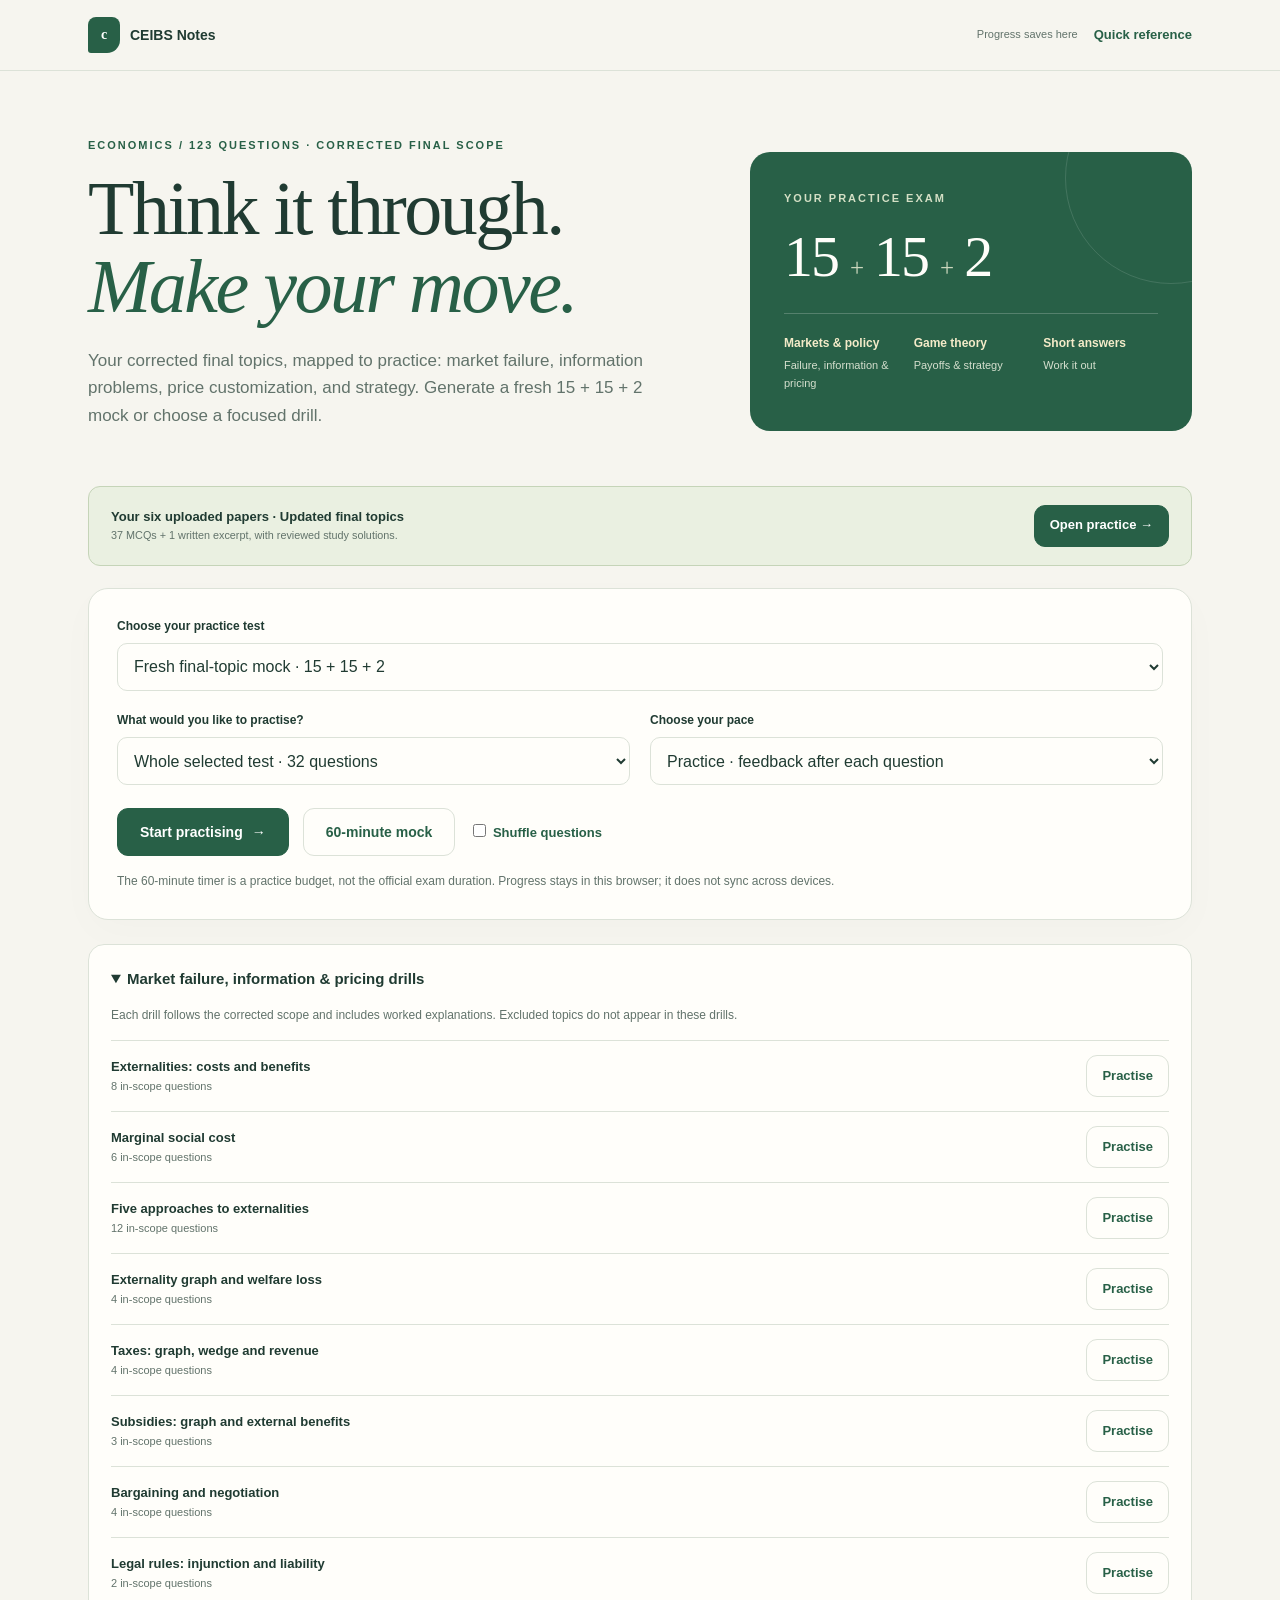
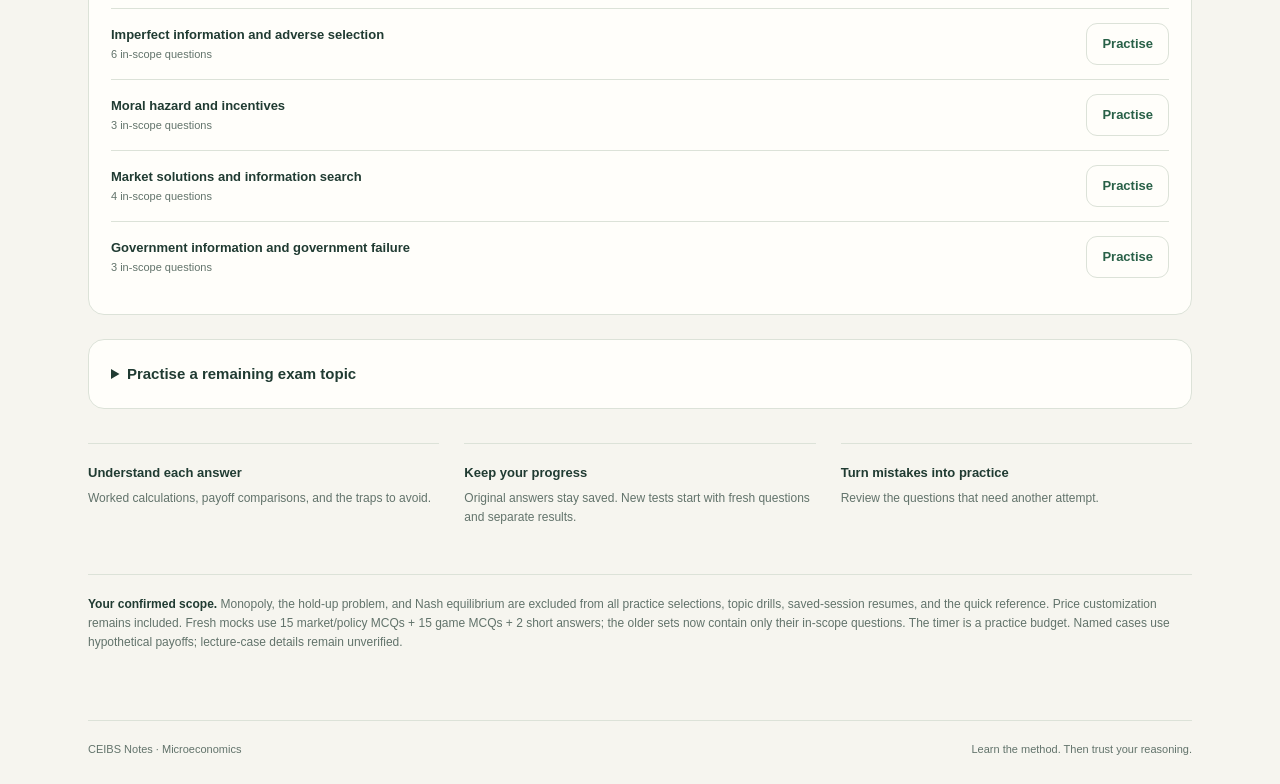
<file: docs/pages/economics/microeconomics-final.html>
<!doctype html>
<html lang="en">
<head>
<meta charset="utf-8">
<meta name="viewport" content="width=device-width, initial-scale=1, viewport-fit=cover">
<meta name="theme-color" content="#f6f5ef">
<meta name="description" content="123 questions selected for the corrected final scope: market failure, information problems, price customization and game topics. Monopoly, hold-up and Nash equilibrium are excluded.">
<title>Microeconomics final practice | CEIBS Notes</title>
<style>
:root{--paper:#f6f5ef;--white:#fffefa;--ink:#203b32;--muted:#62736b;--line:#dce2d8;--green:#286047;--pale:#e8eee0;--gold:#d9b76e;--red:#a13d36;--red-bg:#fff0eb;--radius:20px}
*{box-sizing:border-box}html{scroll-behavior:smooth;scroll-padding-top:90px}body{margin:0;background:var(--paper);color:var(--ink);font:16px/1.6 -apple-system,BlinkMacSystemFont,"Segoe UI",sans-serif}button,input,select,textarea{font:inherit}button,a,input,select,textarea{-webkit-tap-highlight-color:transparent}button{cursor:pointer}button:disabled{cursor:default;opacity:.45}a{color:var(--green)}button:focus-visible,a:focus-visible,select:focus-visible,textarea:focus-visible,input:focus-visible{outline:3px solid #b18a37;outline-offset:4px}[hidden]{display:none!important}h1,h2,h3,p{margin-top:0}h1,h2,.serif{font-family:Georgia,"Times New Roman",serif;font-weight:400}h1{font-size:clamp(44px,6vw,76px);line-height:1.03;letter-spacing:-2.5px;margin-bottom:22px}h2{font-size:32px;line-height:1.2}h3{font-size:18px;line-height:1.4}small,.muted{color:var(--muted)}.eyebrow{font-size:11px;font-weight:750;letter-spacing:2px;text-transform:uppercase;color:var(--green);margin-bottom:14px}.site-header{position:sticky;top:0;z-index:5;background:rgba(246,245,239,.97);border-bottom:1px solid var(--line)}.header-inner{max-width:1160px;margin:auto;min-height:70px;display:flex;gap:16px;align-items:center;justify-content:space-between;padding:12px 28px}.brand{text-decoration:none;display:flex;align-items:center;gap:10px;color:var(--ink);font-weight:700;font-size:14px}.brand-mark{display:grid;place-items:center;background:var(--green);color:white;width:32px;height:36px;border-radius:8px 8px 13px 3px;font-family:Georgia,serif}.header-tools{display:flex;align-items:center;gap:16px}.text-button{border:0;background:none;color:var(--green);padding:10px 0;font-size:13px;font-weight:650}.save-state{font-size:11px;color:var(--muted)}.wrap{width:min(1104px,calc(100% - 56px));margin:auto}.hero{display:grid;grid-template-columns:1.15fr .85fr;gap:64px;padding:66px 0 40px;align-items:center}.hero p{max-width:560px;color:var(--muted);font-size:17px}.hero em{font-style:italic;color:var(--green)}.formula-card{background:var(--green);color:#fffefa;border-radius:var(--radius);padding:38px 34px;position:relative;overflow:hidden}.formula-card:after{content:"";position:absolute;border:1px solid #ffffff20;border-radius:100%;width:210px;height:210px;right:-85px;top:-80px;pointer-events:none}.formula-card .eyebrow{color:#d4dfc5}.exam-count{display:flex;align-items:baseline;gap:12px;font:58px/1.2 Georgia,serif;letter-spacing:-2px}.exam-count i{font:25px Georgia,serif;color:#cbd7bd}.formula-labels{display:grid;grid-template-columns:1fr 1fr 1fr;border-top:1px solid #ffffff35;margin-top:22px;padding-top:20px;font-size:12px;gap:15px}.formula-labels strong{display:block;font-weight:600;color:#f4ebc9}.formula-labels span{color:#d5dfce;display:block;font-size:11px;margin-top:4px}.setup{background:var(--white);border:1px solid var(--line);border-radius:var(--radius);padding:28px;box-shadow:0 12px 40px #203b3205}.setup-grid{display:grid;grid-template-columns:1fr 1fr;gap:20px}.field-label{display:block;font-size:12px;font-weight:700;margin-bottom:7px}.select{width:100%;border:1px solid var(--line);border-radius:10px;background:var(--white);color:var(--ink);padding:12px;min-height:48px}.setup-actions{display:flex;align-items:center;gap:14px;flex-wrap:wrap;margin-top:23px}.button{display:inline-flex;align-items:center;justify-content:center;gap:9px;background:var(--green);border:1px solid var(--green);color:white;border-radius:11px;min-height:48px;padding:11px 22px;font-size:14px;font-weight:650;text-decoration:none}.button.secondary{background:transparent;color:var(--green);border-color:var(--line)}.button.small{min-height:42px;padding:8px 15px;font-size:13px}.setup-note{font-size:12px;color:var(--muted);margin:16px 0 0}.features{display:grid;grid-template-columns:repeat(3,1fr);gap:25px;margin:34px 0}.feature{border-top:1px solid var(--line);padding-top:19px}.feature strong{display:block;font-size:13px;margin-bottom:5px}.feature p{font-size:12px;color:var(--muted)}.scope{font-size:12px;color:var(--muted);border-top:1px solid var(--line);padding:20px 0 36px}.scope strong{color:var(--ink)}.session-top{padding:28px 0 18px;display:flex;justify-content:space-between;align-items:center;gap:20px}.session-top h1{font:30px/1.2 Georgia,serif;letter-spacing:-.6px;margin:0}.session-sub{font-size:12px;color:var(--muted);margin-top:5px}.timer{font:25px/1.1 Georgia,serif;text-align:right;white-space:nowrap}.timer small{display:block;font:10px/1.7 -apple-system,sans-serif;letter-spacing:1.3px;text-transform:uppercase}.progress-track{height:5px;background:var(--line);border-radius:5px;overflow:hidden;margin-bottom:25px}.progress-fill{height:100%;background:var(--green);transition:width .2s}.quiz-layout{display:grid;grid-template-columns:minmax(0,1fr) 252px;gap:24px;align-items:start}.question-card{background:var(--white);border:1px solid var(--line);border-radius:var(--radius);padding:30px;min-width:0}.question-meta{display:flex;align-items:center;gap:8px;flex-wrap:wrap;font-size:10px;letter-spacing:.7px;text-transform:uppercase;margin-bottom:18px}.pill{border-radius:6px;padding:4px 8px;background:var(--pale);font-weight:700;color:var(--green)}.pill.extension{background:#f6edd7;color:#86621d}.question-title{font:30px/1.2 Georgia,serif;letter-spacing:-.5px;margin-bottom:21px}.rich{font-size:15px}.rich p:last-child{margin-bottom:0}.rich table{width:100%;border-collapse:collapse;font-size:13px;margin:20px 0}.rich th,.rich td{text-align:center;padding:12px 8px;border:1px solid var(--line)}.rich th{background:#edf1e7;font-weight:650}.rich th:first-child,.rich td:first-child{text-align:left}.rich pre{white-space:pre-wrap;overflow-wrap:anywhere;background:#f0f2ea;border-radius:10px;padding:16px;font:13px/1.7 ui-monospace,SFMono-Regular,monospace;margin:18px 0}.rich h3,.rich h4{font:600 15px/1.5 -apple-system,sans-serif;margin:22px 0 8px}.rich li{padding-left:3px;margin:5px 0}.rich a{overflow-wrap:anywhere}.options{display:grid;gap:10px;margin-top:23px}.option{display:flex;align-items:flex-start;gap:13px;padding:15px;border:1px solid var(--line);border-radius:12px;cursor:pointer;font-size:14px;min-height:54px;transition:background .12s,border .12s}.option:hover{background:#f4f6ee}.option:has(input:checked){border-color:var(--green);background:#eef3e7}.option input{width:18px;height:18px;accent-color:var(--green);flex-shrink:0;margin:3px 0 0}.option.correct{border-color:var(--green);background:#eaf2e2}.option.incorrect{border-color:#c6897c;background:var(--red-bg)}.option .letter{font-size:11px;font-weight:750;display:inline-block;min-width:17px;color:var(--muted)}.answer-tools{display:flex;gap:18px;align-items:center;flex-wrap:wrap;margin-top:24px}.feedback{margin-top:25px;padding:23px;border-radius:13px;border:1px solid #d6dfcb;background:#f1f5e9}.feedback.wrong{border-color:#ebc7ba;background:#fff4ed}.feedback-title{font-size:15px;font-weight:750;margin-bottom:11px}.hint{font-size:13px;padding:16px;border-radius:10px;background:#f5efdf;margin-top:18px}.sidebar-card{background:#eeefe6;border:1px solid var(--line);border-radius:16px;padding:20px;position:sticky;top:94px}.sidebar-title{font-size:12px;font-weight:700;display:flex;justify-content:space-between;margin-bottom:15px}.jump-grid{display:grid;grid-template-columns:repeat(5,1fr);gap:7px}.jump{min-height:35px;border:1px solid var(--line);background:var(--white);border-radius:7px;font-size:11px;color:var(--muted);padding:4px}.jump.answered{background:#dae7ce;border-color:#bacdae;color:var(--green)}.jump.wrong{background:#f4ded3;border-color:#deb9a8;color:var(--red)}.jump.selected{outline:2px solid var(--green);outline-offset:1px}.legend{font-size:10px;line-height:1.8;color:var(--muted);margin:14px 0}.sidebar-card .button{width:100%;margin-top:8px}.navigation{display:flex;align-items:center;justify-content:space-between;gap:12px;margin:20px 0 32px}.navigation .muted{font-size:12px}.essay{display:block;width:100%;min-height:220px;resize:vertical;padding:16px;border:1px solid var(--line);border-radius:12px;background:white;color:var(--ink);font-size:15px;line-height:1.7;margin-top:23px}.self-check{border-top:1px solid var(--line);padding-top:17px;margin-top:18px;font-size:13px}.self-check label{display:flex;gap:10px;padding:7px 0;cursor:pointer}.self-check input{width:18px;height:18px;flex-shrink:0;accent-color:var(--green);margin:2px 0}.self-buttons{display:flex;gap:10px;margin-top:16px;flex-wrap:wrap}.self-buttons button[aria-pressed=true]{background:var(--green);color:white;border-color:var(--green)}.results{padding:46px 0}.result-head{display:grid;grid-template-columns:1.2fr 1fr;gap:32px;align-items:center;margin-bottom:30px}.result-head h1{font-size:52px}.score-box{background:var(--green);border-radius:20px;padding:30px;color:var(--white)}.big-score{font:64px/1.1 Georgia,serif;letter-spacing:-2px}.big-score span{font-size:28px;color:#d7dfcd;letter-spacing:0}.score-box p{font-size:12px;color:#d7dfcd;margin:12px 0 0}.result-breakdown{display:grid;grid-template-columns:1fr 1fr;gap:14px;margin-bottom:25px}.result-tile{padding:22px;border:1px solid var(--line);border-radius:13px;background:var(--white);font-size:13px}.result-tile strong{display:block;font:28px Georgia,serif;margin-top:7px}.result-list{display:grid;gap:8px;margin-top:25px}.result-row{display:flex;width:100%;align-items:center;gap:12px;text-align:left;padding:14px 16px;border:1px solid var(--line);background:var(--white);border-radius:10px;color:var(--ink);font-size:13px}.result-row .status{margin-left:auto;flex-shrink:0;font-size:11px;font-weight:700}.good{color:var(--green)}.bad{color:var(--red)}.result-row .number{font-size:11px;color:var(--muted);min-width:24px}.empty{padding:26px;text-align:center;color:var(--muted);font-size:14px}.dialog{border:1px solid var(--line);background:var(--white);color:var(--ink);border-radius:18px;max-width:640px;width:calc(100% - 30px);max-height:85dvh;padding:28px}.dialog::backdrop{background:#132f2475;backdrop-filter:blur(3px)}.dialog header{display:flex;align-items:center;justify-content:space-between;gap:15px}.dialog header h2{font-size:27px;margin:0}.rule{border-top:1px solid var(--line);padding:17px 0;font-size:14px}.rule:first-of-type{margin-top:20px}.rule strong{display:block;margin-bottom:5px}.dialog p{font-size:14px;color:var(--muted);margin-top:15px}.resume-banner{border:1px solid #c5d4b8;background:#eaf0e1;padding:18px 22px;border-radius:12px;display:flex;align-items:center;justify-content:space-between;gap:15px;margin-bottom:22px;font-size:13px}.resume-banner strong{display:block}.resume-banner small{display:block}.mobile-finish{display:none}.footer{font-size:11px;display:flex;justify-content:space-between;border-top:1px solid var(--line);margin-top:32px;padding:20px 0 25px;color:var(--muted)}.sr-only{position:absolute;width:1px;height:1px;padding:0;margin:-1px;overflow:hidden;clip:rect(0,0,0,0);white-space:nowrap;border:0}
@media(max-width:800px){.hero{gap:30px}.exam-count{font-size:48px;gap:8px}.formula-card{padding:28px 24px}.quiz-layout{grid-template-columns:minmax(0,1fr)}.sidebar-card{position:static}.jump-grid{grid-template-columns:repeat(8,1fr)}.sidebar-card .legend{display:none}.sidebar-title{margin-bottom:12px}.sidebar-card{padding:18px}.session-top h1{font-size:25px}.mobile-finish{display:inline-flex}.sidebar-card .finish-button{display:none}}
@media(max-width:560px){.header-inner{padding:10px 18px;min-height:60px}.header-tools{gap:12px}.brand{font-size:12px}.brand-mark{width:27px;height:30px}.save-state{font-size:10px;max-width:80px;line-height:1.3;text-align:right}.text-button{font-size:12px}.wrap{width:calc(100% - 32px)}.hero{display:block;padding:34px 0 24px}.hero h1{font-size:49px;letter-spacing:-2px}.hero p{font-size:15px;margin-bottom:24px}.formula-card{padding:21px 24px}.formula-card .eyebrow{margin-bottom:8px}.exam-count{font-size:45px;gap:13px}.formula-labels{margin-top:13px;padding-top:13px}.setup{padding:21px;border-radius:16px}.setup-grid{grid-template-columns:1fr;gap:15px}.setup-actions{gap:10px}.setup-actions>.button{flex:1;white-space:nowrap;padding:11px 15px}.setup-actions>.text-button{width:100%;text-align:left}.features{gap:15px;margin:26px 0}.feature p{font-size:11px}.feature strong{font-size:12px}.resume-banner{padding:15px;align-items:flex-start}.resume-banner .button{padding:8px 12px;min-height:42px}.session-top{padding-top:22px;gap:12px}.session-top h1{font-size:24px}.timer{font-size:23px}.question-card{padding:23px 19px;border-radius:16px}.question-title{font-size:27px}.rich{font-size:14px}.rich table{font-size:12px}.rich td,.rich th{padding:10px 5px}.rich pre{font-size:12px;padding:12px}.option{padding:13px 11px;font-size:14px;gap:10px}.answer-tools .button{flex:1}.feedback{padding:17px}.navigation{position:sticky;bottom:0;padding:12px 0 calc(12px + env(safe-area-inset-bottom));background:var(--paper);z-index:3;margin-bottom:8px;box-shadow:0 -8px 12px var(--paper)}.navigation .muted{font-size:10px}.navigation .button{min-height:46px;padding:10px 16px}.result-head{grid-template-columns:1fr;gap:10px}.result-head h1{font-size:43px}.result-breakdown{gap:10px}.result-tile{padding:17px}.result-row{font-size:12px;padding:13px 11px;gap:8px}.result-row .status{font-size:10px}.results{padding-top:30px}.footer{gap:20px}.setup-note{font-size:11px}.scope{font-size:11px}.dialog{padding:23px}.self-buttons button{flex:1}.essay{font-size:16px}.question-meta{font-size:9px}}
@media(max-width:560px){.jump-grid{grid-template-columns:repeat(6,1fr)}.jump{min-height:44px}}
.game-tree,.externality-graph{display:block;width:100%;height:auto;margin:18px 0}.source-note{font-size:11px;color:var(--muted);border-left:3px solid var(--line);padding-left:11px;margin:16px 0}.coverage-panel{background:var(--white);border:1px solid var(--line);border-radius:16px;padding:22px;margin-top:24px}.coverage-panel>summary{font-size:15px;font-weight:700;cursor:pointer}.coverage-panel>p{font-size:12px;margin:15px 0}.coverage-row{display:flex;align-items:center;justify-content:space-between;gap:14px;padding:14px 0;border-top:1px solid var(--line)}.coverage-row strong{display:block;font-size:13px}.coverage-row small{font-size:11px;display:block}.coverage-row .button{flex-shrink:0}@media(max-width:560px){.coverage-panel{padding:18px}.coverage-row strong{font-size:12px}.coverage-row small{font-size:10px}.coverage-row .button{padding:8px 11px}.formula-labels{gap:10px;font-size:11px}}
@media(prefers-reduced-motion:reduce){html{scroll-behavior:auto}*{transition:none!important}}
</style>
</head>
<body>
<header class="site-header"><div class="header-inner"><a class="brand" href="../../index.html"><span class="brand-mark" aria-hidden="true">c</span>CEIBS Notes</a><div class="header-tools"><span class="save-state" id="save-state">Progress saves here</span><button type="button" class="text-button" id="reference-open">Quick reference</button></div></div></header>
<main class="wrap" id="main">
<section id="home">
<div class="hero"><div><div class="eyebrow">Economics / 123 questions · corrected final scope</div><h1>Think it through.<br><em>Make your move.</em></h1><p>Your corrected final topics, mapped to practice: market failure, information problems, price customization, and strategy. Generate a fresh 15 + 15 + 2 mock or choose a focused drill.</p></div><div class="formula-card"><div class="eyebrow">Your practice exam</div><div class="exam-count">15 <i>+</i> 15 <i>+</i> 2</div><div class="formula-labels"><div><strong>Markets & policy</strong><span>Failure, information & pricing</span></div><div><strong>Game theory</strong><span>Payoffs & strategy</span></div><div><strong>Short answers</strong><span>Work it out</span></div></div></div></div>
<div class="resume-banner"><div><strong>Your six uploaded papers · Updated final topics</strong><small>37 MCQs + 1 written excerpt, with reviewed study solutions.</small></div><a class="button small" href="microeconomics-past-papers.html">Open practice →</a></div>
<div class="resume-banner" id="resume-banner" hidden><div><strong>A session is waiting.</strong><small id="resume-description"></small></div><button type="button" class="button small" id="resume-button">Resume</button></div>
<section class="setup" aria-label="Set up your practice"><div class="setup-grid"><div style="grid-column:1/-1"><label class="field-label" for="set-select">Choose your practice test</label><select class="select" id="set-select"><option value="random" selected>Fresh final-topic mock · 15 + 15 + 2</option><option value="market-review">Market failure &amp; information review</option><option value="mock4">Filtered set 4 · Your topic list</option><option value="mock5">Filtered set 5 · Policy &amp; game applications</option><option value="mock2">Filtered set 2 · Earlier applications</option><option value="mock3">Filtered set 3 · Earlier calculations &amp; strategy</option><option value="mock1">Filtered set 1 · Original practice</option><option value="bank">All final-topic questions · 123 questions</option></select></div><div><label class="field-label" for="topic-select">What would you like to practise?</label><select class="select" id="topic-select"><option value="all">Whole selected mock · 32 questions</option><option value="pricing">Markets & policy · 15 questions</option><option value="games">Game theory · 15 questions</option><option value="short">Short answers · 2 questions</option><option value="mistakes">Mistakes & unanswered in this set</option></select></div><div><label class="field-label" for="mode-select">Choose your pace</label><select class="select" id="mode-select"><option value="practice">Practice · feedback after each question</option><option value="exam">Mock exam · answers after finishing</option></select></div></div><div class="setup-actions"><button type="button" class="button" id="start-button">Start practising <span aria-hidden="true">→</span></button><button type="button" class="button secondary" id="hour-button">60-minute mock</button><button type="button" class="text-button" id="selected-resume" hidden>Resume this test</button><label class="text-button"><input type="checkbox" id="shuffle-toggle"> Shuffle questions</label></div><p class="setup-note">The 60-minute timer is a practice budget, not the official exam duration. Progress stays in this browser; it does not sync across devices.</p><p class="muted" id="home-message" role="status" hidden></p></section>
<details class="coverage-panel" id="market-coverage-panel" open><summary>Market failure, information &amp; pricing drills</summary><p class="muted">Each drill follows the corrected scope and includes worked explanations. Excluded topics do not appear in these drills.</p><div id="market-coverage-list"></div></details>
<details class="coverage-panel" id="coverage-panel"><summary>Practise a remaining exam topic</summary><p class="muted">Pick a topic for a focused drill across the selected bank.</p><div id="coverage-list"></div></details>
<div class="features"><div class="feature"><strong>Understand each answer</strong><p>Worked calculations, payoff comparisons, and the traps to avoid.</p></div><div class="feature"><strong>Keep your progress</strong><p>Original answers stay saved. New tests start with fresh questions and separate results.</p></div><div class="feature"><strong>Turn mistakes into practice</strong><p>Review the questions that need another attempt.</p></div></div>
<div class="scope"><strong>Your confirmed scope.</strong> Monopoly, the hold-up problem, and Nash equilibrium are excluded from all practice selections, topic drills, saved-session resumes, and the quick reference. Price customization remains included. Fresh mocks use 15 market/policy MCQs + 15 game MCQs + 2 short answers; the older sets now contain only their in-scope questions. The timer is a practice budget. Named cases use hypothetical payoffs; lecture-case details remain unverified.</div>
</section>
<section id="session" hidden><div class="session-top"><div><h1 id="session-heading">Your next decision.</h1><div class="session-sub" id="session-sub"></div></div><div class="timer" id="timer" hidden></div></div><div class="progress-track" role="progressbar" aria-label="Questions completed" aria-valuemin="0" aria-valuemax="32" aria-valuenow="0" id="progress"><div class="progress-fill" id="progress-fill"></div></div><div class="quiz-layout"><div><article class="question-card" id="question-card" tabindex="-1"></article><nav class="navigation" aria-label="Question navigation"><button type="button" class="button secondary small" id="previous-button">← Previous</button><span class="muted" id="position"></span><button type="button" class="button small" id="next-button">Next →</button></nav></div><aside class="sidebar-card" aria-label="Question map"><div class="sidebar-title"><span>Your progress</span><span id="map-count"></span></div><div class="jump-grid" id="jump-grid"></div><p class="legend">Green: completed · Coral: revisit<br>Outlined: current question</p><button type="button" class="button small finish-button" id="finish-button">Finish & review</button><button type="button" class="button secondary small" id="pause-button">Save & leave session</button></aside></div><button type="button" class="button secondary mobile-finish" id="mobile-finish">Finish & review</button></section>
<section class="results" id="results" hidden><div class="result-head"><div><div class="eyebrow">Your practice, reviewed</div><h1>Keep the reasoning.<br><em>Close the gaps.</em></h1><p class="muted" id="result-message"></p></div><div class="score-box"><div class="eyebrow" style="color:#d4dfc5">Multiple-choice score</div><div class="big-score" id="total-score"></div><p id="score-description"></p></div></div><div class="result-breakdown" id="result-breakdown"></div><div class="setup-actions"><button type="button" class="button" id="retry-button">Retry mistakes & blanks</button><button type="button" class="button secondary" id="review-button">Review every answer</button><button type="button" class="text-button" id="home-button">Back to practice setup</button></div><div class="result-list" id="result-list"></div></section>
<footer class="footer"><span>CEIBS Notes · Microeconomics</span><span>Learn the method. Then trust your reasoning.</span></footer>
</main>
<dialog class="dialog" id="reference"><header><h2>Your quick reference</h2><button type="button" class="text-button" id="reference-close">Close ✕</button></header><div class="rule"><strong>Market failure and externalities</strong>MSC = MPC + marginal external damage. Efficient output satisfies MSB = MSC. A corrective tax equals marginal external damage at efficient output in the standard competitive model.</div><div class="rule"><strong>Five externality approaches</strong>Taxes/subsidies; private bargaining; legal rules (injunction or liability); sale/auction of rights; direct regulation.</div><div class="rule"><strong>Tax and subsidy graphs</strong>With an external cost, MSC lies above MPC and private output is too high. Tax: buyer price − seller net price = tax. With an external benefit, MSB lies above MPB and private output is too low. Subsidy: seller receipt − buyer price = subsidy.</div><div class="rule"><strong>Information problems</strong>Adverse selection: hidden characteristics. Moral hazard: hidden actions and changed incentives. Search while expected marginal benefit exceeds marginal cost. Warranties, certification, reputation and contract design can help; governments can also face information and incentive problems.</div><div class="rule"><strong>First or second mover?</strong>Use the actual information, feasible actions, and credible commitments. Moving first can help or hurt; observation can benefit the second mover.</div><div class="rule"><strong>Payoff matrix</strong>First number = row player; second = column player. Compare the row player's payoffs vertically and the column player's horizontally.</div><div class="rule"><strong>Dominance</strong>A strictly dominant action is better against every possible opponent action. Check every comparison.</div><div class="rule"><strong>Sequential game</strong>Start at the last decision. Choose what that player actually prefers, then work backward. Test threats after the triggering event.</div><div class="rule"><strong>Price customization</strong>Identify groups or self-selection; check resale. With the same serving cost, less price-sensitive customers can support a higher price when groups can be separated.</div><div class="rule"><strong>Repeated interaction</strong>Future punishment can support cooperation if it is credible and the future matters enough. A known finite prisoners' dilemma has different incentives.</div><p>For short answers: state the rule, apply the numbers, then explain the result.</p></dialog>
<dialog class="dialog" id="finish-dialog"><h2>Ready to review?</h2><p id="finish-summary"></p><div class="setup-actions"><button type="button" class="button" id="confirm-finish">Finish & see answers</button><button type="button" class="button secondary" id="cancel-finish">Keep practising</button></div></dialog>
<dialog class="dialog" id="replace-dialog"><h2>Start a fresh session?</h2><p>Your current session will be replaced. Your past results remain available for mistake practice.</p><div class="setup-actions"><button type="button" class="button" id="confirm-replace">Start new session</button><button type="button" class="button secondary" id="cancel-replace">Keep current session</button></div></dialog>
<noscript><p>This interactive practice needs JavaScript enabled in your browser.</p></noscript>
<script type="application/json" id="question-data">
[
  {
    "id": "q6",
    "number": 6,
    "kind": "mcq",
    "section": "pricing",
    "title": "Recognizing discrimination",
    "topic": "discrimination",
    "extension": false,
    "stemHtml": "\u003cp>Which is the clearest example of price discrimination?\u003c/p>",
    "options": [
      {
        "letter": "A",
        "html": "Express delivery costs the seller 15 more and is priced 15 higher."
      },
      {
        "letter": "B",
        "html": "A cinema charges verified students less for the same screening and seat category, with equal serving costs."
      },
      {
        "letter": "C",
        "html": "A retailer raises the price for every buyer after its wholesale cost rises."
      },
      {
        "letter": "D",
        "html": "A larger product costs more to manufacture and sells for proportionally more."
      }
    ],
    "answer": "B",
    "answerHtml": "\u003cp>The student discount separates customers by an observable characteristic while holding service and serving costs constant. A and D describe cost-based differences; C is one price change applied to all buyers.\u003c/p>",
    "set": "mock1",
    "coverage": [
      "price-customization"
    ],
    "strand": "price-customization"
  },
  {
    "id": "q7",
    "number": 7,
    "kind": "mcq",
    "section": "pricing",
    "title": "Resale",
    "topic": "discrimination",
    "extension": false,
    "stemHtml": "\u003cp>A seller charges a low price to one group and a high price to another for the same transferable product. Which development most threatens this pricing arrangement?\u003c/p>",
    "options": [
      {
        "letter": "A",
        "html": "The groups have different demand elasticities."
      },
      {
        "letter": "B",
        "html": "Group membership can be verified."
      },
      {
        "letter": "C",
        "html": "The seller has some market power."
      },
      {
        "letter": "D",
        "html": "Low-price buyers can cheaply resell to high-price buyers."
      }
    ],
    "answer": "D",
    "answerHtml": "\u003cp>Arbitrage allows buyers in the high-price group to obtain the product through the low-price group, undermining separation. Different elasticities and identifiable groups help discrimination rather than threaten it.\u003c/p>",
    "set": "mock1",
    "coverage": [
      "price-customization"
    ],
    "strand": "price-customization"
  },
  {
    "id": "q8",
    "number": 8,
    "kind": "mcq",
    "section": "pricing",
    "title": "First-degree discrimination",
    "topic": "discrimination",
    "extension": false,
    "stemHtml": "\u003cp>In the ideal model of perfect first-degree price discrimination, with full willingness-to-pay information and no other market failure:\u003c/p>",
    "options": [
      {
        "letter": "A",
        "html": "The firm sells units until willingness to pay equals MC and captures consumer surplus."
      },
      {
        "letter": "B",
        "html": "The firm must charge the same price to all consumers."
      },
      {
        "letter": "C",
        "html": "Quantity must be below the uniform-price quantity."
      },
      {
        "letter": "D",
        "html": "Consumer surplus necessarily rises."
      }
    ],
    "answer": "A",
    "answerHtml": "\u003cp>In the ideal first-degree model, the seller captures each buyer&#x27;s willingness to pay and serves units with willingness to pay at least MC. Output reaches the efficient margin, and consumer surplus is extracted. This conclusion uses the question&#x27;s information and no-other-market-failure assumptions.\u003c/p>",
    "set": "mock1",
    "coverage": [
      "price-customization"
    ],
    "strand": "price-customization"
  },
  {
    "id": "q9",
    "number": 9,
    "kind": "mcq",
    "section": "pricing",
    "title": "Self-selection",
    "topic": "discrimination",
    "extension": false,
    "stemHtml": "\u003cp>A seller designs a menu of quantity packages so buyers reveal their willingness to pay through their package choices. This is most naturally classified as:\u003c/p>",
    "options": [
      {
        "letter": "A",
        "html": "First-degree price discrimination."
      },
      {
        "letter": "B",
        "html": "Third-degree price discrimination."
      },
      {
        "letter": "C",
        "html": "Second-degree price discrimination."
      },
      {
        "letter": "D",
        "html": "Marginal-cost pricing."
      }
    ],
    "answer": "C",
    "answerHtml": "\u003cp>A menu uses self-selection: customers reveal their preferences by choosing a package. That is second-degree discrimination. Observable group membership would point to third degree.\u003c/p>",
    "set": "mock1",
    "coverage": [
      "price-customization"
    ],
    "strand": "price-customization"
  },
  {
    "id": "q10",
    "number": 10,
    "kind": "mcq",
    "section": "pricing",
    "title": "Observable groups",
    "topic": "discrimination",
    "extension": false,
    "stemHtml": "\u003cp>A transport operator charges a lower fare to customers who present a valid student ID. The service and serving cost are the same. This is most naturally classified as:\u003c/p>",
    "options": [
      {
        "letter": "A",
        "html": "First-degree price discrimination."
      },
      {
        "letter": "B",
        "html": "Third-degree price discrimination."
      },
      {
        "letter": "C",
        "html": "Second-degree price discrimination."
      },
      {
        "letter": "D",
        "html": "A difference explained entirely by cost."
      }
    ],
    "answer": "B",
    "answerHtml": "\u003cp>Verified student status is an observable basis for group pricing. It is not perfect knowledge of each individual&#x27;s willingness to pay, nor selection from a menu available on the same terms to everyone.\u003c/p>",
    "set": "mock1",
    "coverage": [
      "price-customization"
    ],
    "strand": "price-customization"
  },
  {
    "id": "q11",
    "number": 11,
    "kind": "mcq",
    "section": "pricing",
    "title": "Elasticity and pricing",
    "topic": "elasticity",
    "extension": false,
    "stemHtml": "\u003cp>A seller can separate two groups and prevent resale. MC is 20 for either group. At their respective optimal prices, absolute demand elasticities are 2 for A and 4 for B. Using the interior markup rule, which prices are consistent with profit maximization?\u003c/p>",
    "options": [
      {
        "letter": "A",
        "html": "PA = 26.67; PB = 40"
      },
      {
        "letter": "B",
        "html": "PA = 20; PB = 20"
      },
      {
        "letter": "C",
        "html": "PA = 40; PB = 80"
      },
      {
        "letter": "D",
        "html": "PA = 40; PB ≈ 26.67"
      }
    ],
    "answer": "D",
    "answerHtml": "\u003cp>Use P = MC/[1 − 1/|ε|]:\u003c/p>\n\u003cpre>PA = 20/(1 − 1/2) = 40\nPB = 20/(1 − 1/4) = 80/3 ≈ 26.67\u003c/pre>\n\u003cp>Less elastic demand supports the larger proportional markup. Both elasticities are specified at the respective optima; do not assume every demand curve has constant elasticity.\u003c/p>",
    "set": "mock1",
    "coverage": [
      "price-customization"
    ],
    "strand": "price-customization"
  },
  {
    "id": "q12",
    "number": 12,
    "kind": "mcq",
    "section": "pricing",
    "title": "Two separated markets",
    "topic": "discrimination",
    "extension": false,
    "stemHtml": "\u003cp>Demand in A is PA = 100 − 2QA; demand in B is PB = 60 − QB. Common MC is constant at 20. Both markets are served and resale is prevented. The optimal discriminatory outcome is:\u003c/p>",
    "options": [
      {
        "letter": "A",
        "html": "QA = 20, PA = 60; QB = 20, PB = 40"
      },
      {
        "letter": "B",
        "html": "QA = 40, PA = 20; QB = 40, PB = 20"
      },
      {
        "letter": "C",
        "html": "QA = 20, PA = 20; QB = 20, PB = 20"
      },
      {
        "letter": "D",
        "html": "QA = 25, PA = 50; QB = 30, PB = 30"
      }
    ],
    "answer": "A",
    "answerHtml": "\u003cpre>MRA = 100 − 4QA = 20 → QA = 20 → PA = 60\nMRB = 60 − 2QB = 20  → QB = 20 → PB = 40\u003c/pre>\n\u003cp>Both marginal revenues equal the same MC, despite different prices. Setting demand price equal to MC would not maximize uniform-price profit within each group.\u003c/p>",
    "set": "mock1",
    "coverage": [
      "price-customization"
    ],
    "strand": "price-customization"
  },
  {
    "id": "q13",
    "number": 13,
    "kind": "mcq",
    "section": "pricing",
    "title": "Two-part tariff",
    "topic": "tariff",
    "extension": true,
    "stemHtml": "\u003cp>Every customer has demand P = 10 − q, MC is 2, and customers have zero outside surplus. Demand is known, customers are identical, and they join when indifferent. In the standard surplus-extraction benchmark, the seller sets:\u003c/p>",
    "options": [
      {
        "letter": "A",
        "html": "Usage price 10 and access fee 0."
      },
      {
        "letter": "B",
        "html": "Usage price 6 and access fee 8."
      },
      {
        "letter": "C",
        "html": "Usage price 2 and access fee 32."
      },
      {
        "letter": "D",
        "html": "Usage price 2 and access fee 64."
      }
    ],
    "answer": "C",
    "answerHtml": "\u003cp>At usage price 2, each consumer buys q = 10 − 2 = 8. Their surplus before the access fee is \u003cstrong>½ × (10 − 2) × 8 = 32\u003c/strong>. The seller can set the access fee at 32 under the question&#x27;s purchase-at-indifference and identical-consumer assumptions. Heterogeneous demand would require a different analysis.\u003c/p>",
    "set": "mock1",
    "coverage": [
      "price-customization"
    ],
    "strand": "price-customization"
  },
  {
    "id": "q14",
    "number": 14,
    "kind": "mcq",
    "section": "pricing",
    "title": "Bundling",
    "topic": "bundling",
    "extension": true,
    "stemHtml": "\u003cp>Two customers each want at most one unit of X and one unit of Y. A values (X, Y) at (80, 20); B values them at (20, 80). Costs are zero, resale is impossible, and buyers purchase when indifferent. Compare optimal separate pricing with offering only a bundle of X + Y. Which is correct?\u003c/p>",
    "options": [
      {
        "letter": "A",
        "html": "Separate prices of 20 for each product yield revenue 200."
      },
      {
        "letter": "B",
        "html": "Separate prices of 80 for each product yield revenue 160; a bundle price of 100 yields revenue 200."
      },
      {
        "letter": "C",
        "html": "A bundle price of 160 sells to both customers."
      },
      {
        "letter": "D",
        "html": "Bundling cannot increase revenue when costs are zero."
      }
    ],
    "answer": "B",
    "answerHtml": "\u003cp>For either product, charging 80 sells one unit and earns 80; charging 20 sells two units and earns 40. Intermediate prices sell one unit for less than 80. Thus optimal separate revenue is \u003cstrong>80 + 80 = 160\u003c/strong>. Each consumer values the bundle at 100; price 100 sells two bundles and earns \u003cstrong>200\u003c/strong>. A higher bundle price sells none.\u003c/p>",
    "set": "mock1",
    "coverage": [
      "price-customization"
    ],
    "strand": "price-customization"
  },
  {
    "id": "q15",
    "number": 15,
    "kind": "mcq",
    "section": "pricing",
    "title": "Welfare",
    "topic": "welfare",
    "extension": false,
    "stemHtml": "\u003cp>Compared with uniform pricing, third-degree price discrimination:\u003c/p>",
    "options": [
      {
        "letter": "A",
        "html": "Always eliminates deadweight loss."
      },
      {
        "letter": "B",
        "html": "Always increases consumer surplus."
      },
      {
        "letter": "C",
        "html": "Always lowers total output."
      },
      {
        "letter": "D",
        "html": "Can raise or lower total welfare, depending on output and allocation effects."
      }
    ],
    "answer": "D",
    "answerHtml": "\u003cp>Group pricing changes quantities and who receives the product. It does not inherit the ideal first-degree efficiency result. A statement that welfare or consumer surplus must always rise is too strong.\u003c/p>\n\u003ch3>Part B: Reasoning\u003c/h3>",
    "set": "mock1",
    "coverage": [
      "price-customization"
    ],
    "strand": "price-customization"
  },
  {
    "id": "q16",
    "number": 16,
    "kind": "mcq",
    "section": "games",
    "title": "Dominant strategy",
    "topic": "dominance",
    "extension": false,
    "stemHtml": "\u003cp>Two firms choose prices simultaneously. Payoffs are \u003ccode>(A, B)\u003c/code>.\u003c/p>\n\u003ctable>\u003cthead>\u003ctr>\u003cth scope=\"col\">A / B\u003c/th>\u003cth scope=\"col\">High\u003c/th>\u003cth scope=\"col\">Low\u003c/th>\u003c/tr>\u003c/thead>\u003ctbody>\u003ctr>\u003ctd>High\u003c/td>\u003ctd>(8, 8)\u003c/td>\u003ctd>(1, 11)\u003c/td>\u003c/tr>\u003ctr>\u003ctd>Low\u003c/td>\u003ctd>(11, 1)\u003c/td>\u003ctd>(4, 4)\u003c/td>\u003c/tr>\u003c/tbody>\u003c/table>\n\u003cp>For firm A:\u003c/p>",
    "options": [
      {
        "letter": "A",
        "html": "High strictly dominates Low."
      },
      {
        "letter": "B",
        "html": "Low strictly dominates High."
      },
      {
        "letter": "C",
        "html": "Neither action is dominant because B&#x27;s payoff changes."
      },
      {
        "letter": "D",
        "html": "High is dominant only if A moves first."
      }
    ],
    "answer": "B",
    "answerHtml": "\u003cp>If B chooses High, A compares Low&#x27;s 11 with High&#x27;s 8. If B chooses Low, A compares Low&#x27;s 4 with High&#x27;s 1. Low is strictly better in both columns.\u003c/p>",
    "set": "mock1",
    "coverage": [
      "dominant-strategies",
      "optimal-strategies",
      "payoff-matrices",
      "price-wars",
      "prisoners-dilemma",
      "strategy-games"
    ]
  },
  {
    "id": "q21",
    "number": 21,
    "kind": "mcq",
    "section": "games",
    "title": "Negative payoffs",
    "topic": "dominance",
    "extension": false,
    "stemHtml": "\u003cp>Holding the opponent&#x27;s action fixed, A receives −5 from Up and −2 from Down. A should choose:\u003c/p>",
    "options": [
      {
        "letter": "A",
        "html": "Down, because −2 is a higher payoff than −5."
      },
      {
        "letter": "B",
        "html": "Up, because 5 is larger than 2."
      },
      {
        "letter": "C",
        "html": "Neither; negative payoffs cannot occur."
      },
      {
        "letter": "D",
        "html": "The action that gives the opponent the smaller payoff, regardless of A&#x27;s payoff."
      }
    ],
    "answer": "A",
    "answerHtml": "\u003cp>−2 &gt; −5. Maximize the payoff as written. The question defines the numbers as utility/profit, not prison years or costs to minimize.\u003c/p>",
    "set": "mock1",
    "coverage": [
      "dominant-strategies",
      "optimal-strategies",
      "strategy-games"
    ]
  },
  {
    "id": "q22",
    "number": 22,
    "kind": "mcq",
    "section": "games",
    "title": "Eliminating a strategy",
    "topic": "dominance",
    "extension": false,
    "stemHtml": "\u003cp>Consider the following simultaneous game:\u003c/p>\n\u003ctable>\u003cthead>\u003ctr>\u003cth scope=\"col\">A / B\u003c/th>\u003cth scope=\"col\">Left\u003c/th>\u003cth scope=\"col\">Right\u003c/th>\u003c/tr>\u003c/thead>\u003ctbody>\u003ctr>\u003ctd>Up\u003c/td>\u003ctd>(4, 1)\u003c/td>\u003ctd>(2, 3)\u003c/td>\u003c/tr>\u003ctr>\u003ctd>Middle\u003c/td>\u003ctd>(1, 4)\u003c/td>\u003ctd>(1, 2)\u003c/td>\u003c/tr>\u003ctr>\u003ctd>Down\u003c/td>\u003ctd>(2, 3)\u003c/td>\u003ctd>(4, 1)\u003c/td>\u003c/tr>\u003c/tbody>\u003c/table>\n\u003cp>Which statement is correct?\u003c/p>",
    "options": [
      {
        "letter": "A",
        "html": "Up is strictly dominated by Middle."
      },
      {
        "letter": "B",
        "html": "Down is strictly dominated by Middle."
      },
      {
        "letter": "C",
        "html": "Up strictly dominates Down."
      },
      {
        "letter": "D",
        "html": "Middle is strictly dominated by Up and can be eliminated."
      }
    ],
    "answer": "D",
    "answerHtml": "\u003cp>For A, Up gives 4 &gt; 1 against Left and 2 &gt; 1 against Right. Therefore Up strictly dominates Middle. Up and Down do not dominate one another: Up is better against Left, Down against Right. Use first-number comparisons for A.\u003c/p>",
    "set": "mock1",
    "coverage": [
      "dominant-strategies",
      "optimal-strategies",
      "payoff-matrices",
      "strategy-games"
    ]
  },
  {
    "id": "q24",
    "number": 24,
    "kind": "mcq",
    "section": "games",
    "title": "Last mover",
    "topic": "sequential",
    "extension": false,
    "stemHtml": "\u003cp>An entrant first chooses \u003cstrong>Out\u003c/strong> or \u003cstrong>Enter\u003c/strong>. The incumbent observes that choice and, following entry, chooses \u003cstrong>Fight\u003c/strong> or \u003cstrong>Accommodate\u003c/strong>. Payoffs are \u003ccode>(entrant, incumbent)\u003c/code>:\u003c/p>\n\u003cpre>Out                   → (0, 8)\nEnter, Fight          → (−2, 1)\nEnter, Accommodate    → (3, 4)\u003c/pre>\n\u003cp>If entry occurs, the incumbent&#x27;s best response is:\u003c/p>",
    "options": [
      {
        "letter": "A",
        "html": "Fight, because its payoff without entry would have been 8."
      },
      {
        "letter": "B",
        "html": "Accommodate, because 4 &gt; 1 after entry."
      },
      {
        "letter": "C",
        "html": "Fight, because the entrant loses money."
      },
      {
        "letter": "D",
        "html": "Accommodate only if the entrant agrees to transfer its entire profit."
      }
    ],
    "answer": "B",
    "answerHtml": "\u003cp>After entry, the incumbent&#x27;s available payoffs are 1 from Fight and 4 from Accommodate. Its preference for the unavailable no-entry payoff of 8 does not change the comparison at that node.\u003c/p>",
    "set": "mock1",
    "coverage": [
      "backward-induction",
      "game-trees",
      "optimal-strategies",
      "sequential-games",
      "strategy-games"
    ]
  },
  {
    "id": "q25",
    "number": 25,
    "kind": "mcq",
    "section": "games",
    "title": "Backward induction",
    "topic": "sequential",
    "extension": false,
    "stemHtml": "\u003cp>An entrant first chooses \u003cstrong>Out\u003c/strong> or \u003cstrong>Enter\u003c/strong>. The incumbent observes that choice and, following entry, chooses \u003cstrong>Fight\u003c/strong> or \u003cstrong>Accommodate\u003c/strong>. Payoffs are \u003ccode>(entrant, incumbent)\u003c/code>:\u003c/p>\n\u003cpre>Out                   → (0, 8)\nEnter, Fight          → (−2, 1)\nEnter, Accommodate    → (3, 4)\u003c/pre>\n\u003cp>The outcome predicted by backward induction is:\u003c/p>",
    "options": [
      {
        "letter": "A",
        "html": "Enter, Accommodate, with payoffs (3, 4)."
      },
      {
        "letter": "B",
        "html": "Enter, Fight, with payoffs (−2, 1)."
      },
      {
        "letter": "C",
        "html": "Out, because an announced threat is automatically credible."
      },
      {
        "letter": "D",
        "html": "Out, because incumbents always move first."
      }
    ],
    "answer": "A",
    "answerHtml": "\u003cp>The entrant anticipates accommodation. Enter gives it 3, compared with 0 from Out. The strategy profile is \u003cstrong>entrant: Enter; incumbent: Accommodate if entry occurs\u003c/strong>. The predicted sequence yields (3, 4).\u003c/p>",
    "set": "mock1",
    "coverage": [
      "backward-induction",
      "game-trees",
      "optimal-strategies",
      "sequential-games",
      "strategy-games"
    ]
  },
  {
    "id": "q26",
    "number": 26,
    "kind": "mcq",
    "section": "games",
    "title": "A credible threat",
    "topic": "sequential",
    "extension": false,
    "stemHtml": "\u003cp>An entrant first chooses \u003cstrong>Out\u003c/strong> or \u003cstrong>Enter\u003c/strong>. The incumbent observes that choice and, following entry, chooses \u003cstrong>Fight\u003c/strong> or \u003cstrong>Accommodate\u003c/strong>. Payoffs are \u003ccode>(entrant, incumbent)\u003c/code>:\u003c/p>\n\u003cpre>Out                   → (0, 8)\nEnter, Fight          → (−2, 1)\nEnter, Accommodate    → (3, 4)\u003c/pre>\n\u003cp>Suppose technology changes \u003cstrong>only\u003c/strong> the incumbent&#x27;s payoff from Fight: it rises from 1 to 5. All other payoffs and timing stay the same. The change is known to both players. What is the backward-induction outcome now?\u003c/p>",
    "options": [
      {
        "letter": "A",
        "html": "Entry still occurs because the entrant ignores the incumbent&#x27;s incentives."
      },
      {
        "letter": "B",
        "html": "Entry occurs and the incumbent accommodates."
      },
      {
        "letter": "C",
        "html": "The entrant enters because the incumbent&#x27;s Fight payoff exceeds its Accommodate payoff."
      },
      {
        "letter": "D",
        "html": "The entrant stays Out because the incumbent would now choose Fight after entry."
      }
    ],
    "answer": "D",
    "answerHtml": "\u003cp>Now Fight gives the incumbent 5, compared with 4 from Accommodate. The entrant anticipates Fight, so Enter gives −2 instead of Out&#x27;s 0. It stays Out. The incumbent&#x27;s contingent strategy is still specified: Fight if entry occurs, although that node is not reached.\u003c/p>",
    "set": "mock1",
    "coverage": [
      "backward-induction",
      "game-trees",
      "optimal-strategies",
      "sequential-games",
      "strategy-games"
    ]
  },
  {
    "id": "q27",
    "number": 27,
    "kind": "mcq",
    "section": "games",
    "title": "First-mover advantage",
    "topic": "sequential",
    "extension": false,
    "stemHtml": "\u003cp>Which statement is correct?\u003c/p>",
    "options": [
      {
        "letter": "A",
        "html": "The first mover always receives the larger payoff."
      },
      {
        "letter": "B",
        "html": "The second mover always receives the larger payoff."
      },
      {
        "letter": "C",
        "html": "Any advantage depends on the game&#x27;s payoffs, information, and commitment opportunities."
      },
      {
        "letter": "D",
        "html": "Backward induction requires the first mover to have a dominant strategy."
      }
    ],
    "answer": "C",
    "answerHtml": "\u003cp>Anticipating the follower&#x27;s best response may help or hurt the leader, depending on the game. Timing alone does not establish a first-mover advantage.\u003c/p>",
    "set": "mock1",
    "coverage": [
      "backward-induction",
      "mover-advantage",
      "optimal-strategies",
      "sequential-games",
      "strategy-games"
    ]
  },
  {
    "id": "q28",
    "number": 28,
    "kind": "mcq",
    "section": "games",
    "title": "Known finite repetition",
    "topic": "repeated",
    "extension": false,
    "stemHtml": "\u003cp>Two firms choose prices simultaneously. Payoffs are \u003ccode>(A, B)\u003c/code>.\u003c/p>\n\u003ctable>\u003cthead>\u003ctr>\u003cth scope=\"col\">A / B\u003c/th>\u003cth scope=\"col\">High\u003c/th>\u003cth scope=\"col\">Low\u003c/th>\u003c/tr>\u003c/thead>\u003ctbody>\u003ctr>\u003ctd>High\u003c/td>\u003ctd>(8, 8)\u003c/td>\u003ctd>(1, 11)\u003c/td>\u003c/tr>\u003ctr>\u003ctd>Low\u003c/td>\u003ctd>(11, 1)\u003c/td>\u003ctd>(4, 4)\u003c/td>\u003c/tr>\u003c/tbody>\u003c/table>\n\u003cp>Matrix 1 is repeated exactly three times. Both firms maximize their total payoff, have complete information, share common knowledge of rationality, and have no additional reputation or contract mechanism. What does backward induction predict?\u003c/p>",
    "options": [
      {
        "letter": "A",
        "html": "High in rounds 1 and 2, Low in round 3."
      },
      {
        "letter": "B",
        "html": "Low in all three rounds."
      },
      {
        "letter": "C",
        "html": "High in all rounds because the relationship is repeated."
      },
      {
        "letter": "D",
        "html": "The result cannot be analyzed because no discount factor is specified."
      }
    ],
    "answer": "B",
    "answerHtml": "\u003cp>In the last round, Low is strictly dominant. With the last-round outcome fixed under these assumptions, round 2 has no future cooperation reward that can change its one-shot incentive; the same logic applies to round 1. The prediction is \u003cstrong>Low in every round\u003c/strong>. This result is specific to the stated finite, complete-information prisoners&#x27; dilemma setting.\u003c/p>",
    "set": "mock1",
    "coverage": [
      "long-term",
      "optimal-strategies",
      "payoff-matrices",
      "price-wars",
      "prisoners-dilemma",
      "repeated-games",
      "strategy-games"
    ]
  },
  {
    "id": "q29",
    "number": 29,
    "kind": "mcq",
    "section": "games",
    "title": "Discount factor",
    "topic": "repeated",
    "extension": true,
    "stemHtml": "\u003cp>Two firms choose prices simultaneously. Payoffs are \u003ccode>(A, B)\u003c/code>.\u003c/p>\n\u003ctable>\u003cthead>\u003ctr>\u003cth scope=\"col\">A / B\u003c/th>\u003cth scope=\"col\">High\u003c/th>\u003cth scope=\"col\">Low\u003c/th>\u003c/tr>\u003c/thead>\u003ctbody>\u003ctr>\u003ctd>High\u003c/td>\u003ctd>(8, 8)\u003c/td>\u003ctd>(1, 11)\u003c/td>\u003c/tr>\u003ctr>\u003ctd>Low\u003c/td>\u003ctd>(11, 1)\u003c/td>\u003ctd>(4, 4)\u003c/td>\u003c/tr>\u003c/tbody>\u003c/table>\n\u003cp>Matrix 1 is repeated indefinitely with perfect monitoring. Both firms use grim trigger: High until a deviation, then Low forever starting next period. With discount factor δ, cooperation is sustainable when:\u003c/p>",
    "options": [
      {
        "letter": "A",
        "html": "δ ≥ 3/7"
      },
      {
        "letter": "B",
        "html": "δ ≤ 3/7"
      },
      {
        "letter": "C",
        "html": "δ ≥ 7/3"
      },
      {
        "letter": "D",
        "html": "δ = 0 only"
      }
    ],
    "answer": "A",
    "answerHtml": "\u003cp>Cooperation gives 8/(1 − δ). A one-period deviation gives 11 immediately and 4 per period from the next round:\u003c/p>\n\u003cpre>8/(1 − δ) ≥ 11 + 4δ/(1 − δ)\n8 ≥ 11(1 − δ) + 4δ\n7δ ≥ 3\nδ ≥ 3/7\u003c/pre>\n\u003cp>The punishment of mutual Low is credible because Low is a best choice against the other player choosing Low. At equality the player is indifferent. A sufficiently large δ makes these cooperative strategies sustainable; it does not uniquely predict cooperation.\u003c/p>",
    "set": "mock1",
    "coverage": [
      "escaping-dilemma",
      "long-term",
      "optimal-strategies",
      "payoff-matrices",
      "price-wars",
      "prisoners-dilemma",
      "repeated-games",
      "strategy-games"
    ]
  },
  {
    "id": "q30",
    "number": 30,
    "kind": "mcq",
    "section": "games",
    "title": "Expected payoff",
    "topic": "expected",
    "extension": true,
    "stemHtml": "\u003cp>B chooses Left with probability 0.4 and Right with probability 0.6. A&#x27;s payoff from Up is 6 against Left and 0 against Right. Down gives A a payoff of 2 against either action. A maximizes expected payoff. Which is correct?\u003c/p>",
    "options": [
      {
        "letter": "A",
        "html": "Up gives expected payoff 6, so choose Up."
      },
      {
        "letter": "B",
        "html": "Up gives expected payoff 3.6, so choose Up."
      },
      {
        "letter": "C",
        "html": "Up gives expected payoff 2.4, so choose Up."
      },
      {
        "letter": "D",
        "html": "Down gives expected payoff 2.4, so choose Down."
      }
    ],
    "answer": "C",
    "answerHtml": "\u003cp>EU(Up) = 0.4 × 6 + 0.6 × 0 = \u003cstrong>2.4\u003c/strong>. EU(Down) = 0.4 × 2 + 0.6 × 2 = \u003cstrong>2\u003c/strong>. Choose Up. Use probability-weighted averages, rather than the largest possible payoff alone.\u003c/p>",
    "set": "mock1",
    "coverage": [
      "optimal-strategies",
      "strategy-games"
    ]
  },
  {
    "id": "short1",
    "number": 31,
    "kind": "short",
    "section": "short",
    "title": "Customer-group pricing",
    "topic": "discrimination",
    "extension": false,
    "stemHtml": "\u003cp>A seller can charge separate prices to two identifiable groups and prevent resale. Demands are:\u003c/p>\n\u003cpre>PA = 100 − 2QA\nPB = 80 − 2QB\nTotal cost = 100 + 20(QA + QB)\u003c/pre>\n\u003col>\u003cli>Derive marginal revenue in each group and calculate profit-maximizing quantities.\u003c/li>\u003cli>Calculate each price and the seller&#x27;s total profit.\u003c/li>\u003cli>Give two conditions that help make this pricing arrangement workable.\u003c/li>\u003cli>Explain the difference between choosing the highest possible price and choosing a profit-maximizing price.\u003c/li>\u003c/ol>",
    "answerHtml": "\u003cp>Revenue in each group is:\u003c/p>\n\u003cpre>TRA = (100 − 2QA)QA → MRA = 100 − 4QA\nTRB = (80 − 2QB)QB  → MRB = 80 − 4QB\nMC = 20\u003c/pre>\n\u003cp>Set each MR equal to MC:\u003c/p>\n\u003cpre>100 − 4QA = 20 → QA = 20 → PA = 60\n80 − 4QB = 20  → QB = 15 → PB = 50\u003c/pre>\n\u003cp>Both objective functions are concave quadratics in their quantities, so these interior solutions maximize operating profit. They also yield positive profit after the fixed cost:\u003c/p>\n\u003cpre>TR = 60(20) + 50(15) = 1,950\nTC = 100 + 20(20 + 15) = 800\nProfit = 1,150\u003c/pre>\n\u003cp>Practical conditions include \u003cstrong>identifying the groups\u003c/strong> and \u003cstrong>preventing low-price buyers from reselling to high-price buyers\u003c/strong>. The seller also needs sufficient pricing power and different willingness to pay across groups to make separation useful.\u003c/p>\n\u003cp>The highest possible demand intercept does not maximize profit: at PA = 100, group A buys zero. The optimal price balances the margin earned per unit with the number of units sold. Within each group, the firm chooses quantity where MR = MC, then obtains the associated price from demand.\u003c/p>\n\u003cp>\u003cstrong>Suggested practice rubric, 10 points:\u003c/strong> marginal revenues 2; quantities 2; prices 2; total profit 2; workable conditions and economic explanation 2. This is not an official allocation.\u003c/p>",
    "checks": [
      "Derived both marginal revenues and set each equal to 20.",
      "Found QA = 20 and QB = 15.",
      "Found PA = 60, PB = 50, and total profit = 1,150.",
      "Explained segmentation, resale restrictions, and the quantity–margin tradeoff."
    ],
    "set": "mock1",
    "coverage": [
      "price-customization"
    ]
  },
  {
    "id": "short2",
    "number": 32,
    "kind": "short",
    "section": "short",
    "title": "Entry and commitment",
    "topic": "sequential",
    "extension": false,
    "stemHtml": "\u003cp>An entrant chooses Out or Enter. After Enter, an incumbent chooses Fight or Accommodate. Initial payoffs are \u003ccode>(entrant, incumbent)\u003c/code>:\u003c/p>\n\u003cpre>Out                   → (0, 9)\nEnter, Fight          → (−2, 1)\nEnter, Accommodate    → (3, 5)\u003c/pre>\n\u003col>\u003cli>Solve by backward induction. State the predicted outcome and whether a threat to Fight is credible.\u003c/li>\u003cli>Before the entrant moves, the incumbent can publicly install defensive technology. This raises its \u003cstrong>gross\u003c/strong> payoff from Fight from 1 to 7. Its other gross payoffs stay the same. Installation costs the incumbent 2, paid once regardless of whether entry occurs. Find the incumbent&#x27;s \u003cstrong>net\u003c/strong> payoffs for all outcomes after installation.\u003c/li>\u003cli>Solve the continuation game after installation. Does the entrant enter?\u003c/li>\u003cli>Compare the incumbent&#x27;s resulting payoff with and without installation. Would it choose to install? Explain why this is a change in incentives.\u003c/li>\u003c/ol>",
    "answerHtml": "\u003ch3>Before installation\u003c/h3>\n\u003cp>After entry, the incumbent chooses Accommodate because 5 &gt; 1. The entrant anticipates a payoff of 3 from entry versus 0 from Out. The outcome is \u003cstrong>Enter, Accommodate\u003c/strong>, with payoffs \u003cstrong>(3, 5)\u003c/strong>.\u003c/p>\n\u003cp>The threat to Fight is not credible: after entry, fighting gives the incumbent a lower payoff than accommodating. The strategy profile is \u003cstrong>entrant: Enter; incumbent: Accommodate if entry occurs\u003c/strong>.\u003c/p>\n\u003ch3>After installation\u003c/h3>\n\u003cp>Subtract the one-time installation cost of 2 from the incumbent&#x27;s gross payoff in every terminal outcome:\u003c/p>\n\u003ctable>\u003cthead>\u003ctr>\u003cth scope=\"col\">Outcome\u003c/th>\u003cth scope=\"col\">Entrant payoff\u003c/th>\u003cth scope=\"col\">Incumbent gross payoff\u003c/th>\u003cth scope=\"col\">Incumbent net payoff\u003c/th>\u003c/tr>\u003c/thead>\u003ctbody>\u003ctr>\u003ctd>Out\u003c/td>\u003ctd>0\u003c/td>\u003ctd>9\u003c/td>\u003ctd>7\u003c/td>\u003c/tr>\u003ctr>\u003ctd>Enter, Fight\u003c/td>\u003ctd>−2\u003c/td>\u003ctd>7\u003c/td>\u003ctd>5\u003c/td>\u003c/tr>\u003ctr>\u003ctd>Enter, Accommodate\u003c/td>\u003ctd>3\u003c/td>\u003ctd>5\u003c/td>\u003ctd>3\u003c/td>\u003c/tr>\u003c/tbody>\u003c/table>\n\u003cp>After entry, Fight now gives 5 &gt; 3. Knowing this, the entrant prefers Out&#x27;s 0 to entry&#x27;s −2. The continuation outcome is \u003cstrong>Out\u003c/strong>, with payoffs \u003cstrong>(0, 7)\u003c/strong>. The contingent strategies are \u003cstrong>entrant: Out; incumbent: Fight if entry occurs\u003c/strong>.\u003c/p>\n\u003cp>At the initial installation decision, the incumbent compares:\u003c/p>\n\u003cul>\u003cli>No installation → entry and accommodation → payoff \u003cstrong>5\u003c/strong>.\u003c/li>\u003cli>Installation → no entry → net payoff \u003cstrong>7\u003c/strong>.\u003c/li>\u003c/ul>\n\u003cp>It therefore \u003cstrong>installs\u003c/strong>, improving its payoff by \u003cstrong>2\u003c/strong>. The technology changes the gross reward from fighting, making the response credible. The installation cost is already sunk when the post-entry decision is made and is subtracted from both continuation options; paying a cost alone would not have reversed their ranking.\u003c/p>\n\u003cp>\u003cstrong>Suggested practice rubric, 10 points:\u003c/strong> initial backward induction and credibility 3; all three net payoffs 2; post-installation response and entry decision 3; initial installation comparison and explanation 2. This is not an official allocation.\u003c/p>",
    "checks": [
      "Solved the initial game: Enter, Accommodate, payoffs (3, 5).",
      "Explained why the initial fighting threat is not credible.",
      "Subtracted installation cost in every outcome: incumbent net payoffs 7, 5, 3.",
      "Found that installation deters entry and improves the incumbent payoff from 5 to 7."
    ],
    "set": "mock1",
    "coverage": [
      "backward-induction",
      "game-trees",
      "optimal-strategies",
      "sequential-games"
    ]
  },
  {
    "id": "q40",
    "number": 40,
    "kind": "mcq",
    "section": "pricing",
    "set": "mock2",
    "title": "Why offer a student discount?",
    "topic": "discrimination",
    "extension": false,
    "stemHtml": "\u003cp>A cinema has the same serving cost for students and other customers. Which economic explanation most directly supports a lower profit-maximizing student price?\u003c/p>",
    "options": [
      {
        "letter": "A",
        "html": "Students must always have lower income."
      },
      {
        "letter": "B",
        "html": "Students have more elastic demand at the relevant optimal prices, and the groups can be separated."
      },
      {
        "letter": "C",
        "html": "A lower price always raises revenue."
      },
      {
        "letter": "D",
        "html": "Students have fewer substitutes and less elastic demand."
      }
    ],
    "answer": "B",
    "answerHtml": "\u003cp>With common MC and separable groups, more elastic demand supports a smaller proportional markup. Student status is useful only insofar as it identifies a relevant demand difference and can be verified. Lower income alone does not establish an elasticity ranking.\u003c/p>",
    "coverage": [
      "price-customization"
    ],
    "strand": "price-customization"
  },
  {
    "id": "q41",
    "number": 41,
    "kind": "mcq",
    "section": "pricing",
    "set": "mock2",
    "title": "When group costs differ",
    "topic": "elasticity",
    "extension": false,
    "stemHtml": "\u003cp>At their optimal prices, group A has |ε| = 2 and serving MC = 10; group B has |ε| = 4 and serving MC = 30. Apply the interior markup rule. Which prices are consistent?\u003c/p>",
    "options": [
      {
        "letter": "A",
        "html": "PA = 40, PB = 20"
      },
      {
        "letter": "B",
        "html": "PA = 10, PB = 30"
      },
      {
        "letter": "C",
        "html": "PA = 20, PB = 20"
      },
      {
        "letter": "D",
        "html": "PA = 20, PB = 40"
      }
    ],
    "answer": "D",
    "answerHtml": "\u003cp>PA = 10/(1 − 1/2) = 20; PB = 30/(1 − 1/4) = 40. A has the higher proportional markup but a lower price because its MC is much lower. The statement that less elastic demand means a higher price needs the common-MC qualification.\u003c/p>",
    "coverage": [
      "price-customization"
    ],
    "strand": "price-customization"
  },
  {
    "id": "q42",
    "number": 42,
    "kind": "mcq",
    "section": "pricing",
    "set": "mock2",
    "title": "Calculate the markup price",
    "topic": "elasticity",
    "extension": false,
    "stemHtml": "\u003cp>A separated customer group has absolute demand elasticity 3 at its optimal price. MC = 12. Under the interior markup rule, what is the optimal price?\u003c/p>",
    "options": [
      {
        "letter": "A",
        "html": "12"
      },
      {
        "letter": "B",
        "html": "24"
      },
      {
        "letter": "C",
        "html": "18"
      },
      {
        "letter": "D",
        "html": "36"
      }
    ],
    "answer": "C",
    "answerHtml": "\u003cp>Use (P − 12)/P = 1/3, or P = 12/(1 − 1/3). Therefore P = 18. The markup is 6, which is one-third of price, not one-third of marginal cost.\u003c/p>",
    "coverage": [
      "price-customization"
    ],
    "strand": "price-customization"
  },
  {
    "id": "q43",
    "number": 43,
    "kind": "mcq",
    "section": "pricing",
    "set": "mock2",
    "title": "Contribution from two markets",
    "topic": "discrimination",
    "extension": false,
    "stemHtml": "\u003cp>Separate demands are PA = 80 − QA and PB = 60 − QB. Common MC = 20, resale is prevented, and both markets are served. What is total contribution before fixed cost at the optimum?\u003c/p>",
    "options": [
      {
        "letter": "A",
        "html": "1,300"
      },
      {
        "letter": "B",
        "html": "2,300"
      },
      {
        "letter": "C",
        "html": "1,000"
      },
      {
        "letter": "D",
        "html": "650"
      }
    ],
    "answer": "A",
    "answerHtml": "\u003cp>MRA = 80 − 2QA = 20 gives QA = 30 and PA = 50. MRB = 60 − 2QB = 20 gives QB = 20 and PB = 40. Contribution is (50 − 20)30 + (40 − 20)20 = 900 + 400 = 1,300. Subtract fixed costs if asked for net profit.\u003c/p>",
    "coverage": [
      "price-customization"
    ],
    "strand": "price-customization"
  },
  {
    "id": "q44",
    "number": 44,
    "kind": "mcq",
    "section": "pricing",
    "set": "mock2",
    "title": "Coupons and self-selection",
    "topic": "discrimination",
    "extension": false,
    "stemHtml": "\u003cp>Every customer may use the same coupon, but claiming it takes time. The seller expects price-sensitive buyers to claim it more often. This most closely illustrates:\u003c/p>",
    "options": [
      {
        "letter": "A",
        "html": "Perfect first-degree discrimination."
      },
      {
        "letter": "B",
        "html": "Self-selection as a form of second-degree discrimination."
      },
      {
        "letter": "C",
        "html": "Third-degree discrimination based on verified age."
      },
      {
        "letter": "D",
        "html": "A difference in manufacturing cost."
      }
    ],
    "answer": "B",
    "answerHtml": "\u003cp>The seller offers a choice available to everyone, and customers sort themselves by their willingness to incur the coupon-claiming effort. This is self-selection. It differs from assigning a price by an observable category such as verified age or student status.\u003c/p>",
    "coverage": [
      "price-customization"
    ],
    "strand": "price-customization"
  },
  {
    "id": "q45",
    "number": 45,
    "kind": "mcq",
    "section": "pricing",
    "set": "mock2",
    "title": "Perfect discrimination and output",
    "topic": "welfare",
    "extension": false,
    "stemHtml": "\u003cp>Demand is P = 70 − Q and constant MC = 10. A seller can perfectly price discriminate, knows all willingness to pay, has no fixed cost, and faces no other market failure. Which outcome follows?\u003c/p>",
    "options": [
      {
        "letter": "A",
        "html": "Q = 30; consumer surplus = 900."
      },
      {
        "letter": "B",
        "html": "Q = 60; profit = 600."
      },
      {
        "letter": "C",
        "html": "Q = 30; profit = 1,800."
      },
      {
        "letter": "D",
        "html": "Q = 60; profit = 1,800 and consumer surplus = 0."
      }
    ],
    "answer": "D",
    "answerHtml": "\u003cp>The last unit is sold where willingness to pay equals MC: 70 − Q = 10 gives Q = 60. The seller captures the triangular gains from trade: ½ × (70 − 10) × 60 = 1,800. Each buyer pays their willingness to pay, leaving zero consumer surplus in this ideal model.\u003c/p>",
    "coverage": [
      "price-customization"
    ],
    "strand": "price-customization"
  },
  {
    "id": "q46",
    "number": 46,
    "kind": "mcq",
    "section": "pricing",
    "set": "mock2",
    "title": "Opening a previously unserved market",
    "topic": "welfare",
    "extension": false,
    "stemHtml": "\u003cp>Group pricing lets a firm sell additional units to a previously unserved group whose willingness to pay exceeds MC. What can be concluded without more information?\u003c/p>",
    "options": [
      {
        "letter": "A",
        "html": "Those extra trades create gains, but the total welfare change also depends on what happens in other groups."
      },
      {
        "letter": "B",
        "html": "Total welfare must fall whenever prices differ."
      },
      {
        "letter": "C",
        "html": "Consumer surplus must increase in every group."
      },
      {
        "letter": "D",
        "html": "All other groups must receive lower prices."
      }
    ],
    "answer": "A",
    "answerHtml": "\u003cp>The added trades create surplus when willingness to pay exceeds their resource cost. However, output or allocation can also change elsewhere. You need those effects to assess total welfare. An increase in firm profit alone does not establish a welfare improvement.\u003c/p>",
    "coverage": [
      "price-customization"
    ],
    "strand": "price-customization"
  },
  {
    "id": "q47",
    "number": 47,
    "kind": "mcq",
    "section": "pricing",
    "set": "mock2",
    "title": "A fee can exclude customers",
    "topic": "tariff",
    "extension": true,
    "stemHtml": "\u003cp>A seller has high-usage and low-usage customers. Why might setting one access fee equal to the high-usage group’s surplus fail to maximize profit?\u003c/p>",
    "options": [
      {
        "letter": "A",
        "html": "Access fees can never earn revenue."
      },
      {
        "letter": "B",
        "html": "Low-usage customers must have exactly the same surplus."
      },
      {
        "letter": "C",
        "html": "The fee may exclude low-usage customers, so participation and usage revenue need to be considered."
      },
      {
        "letter": "D",
        "html": "Usage prices are irrelevant whenever there is a fixed fee."
      }
    ],
    "answer": "C",
    "answerHtml": "\u003cp>A fee that extracts all high-user surplus can exceed low users’ willingness to join. With heterogeneous consumers, the seller must consider who participates and the revenue earned from usage. The simple price-at-MC plus full-surplus fee benchmark assumes identical consumers and known demand.\u003c/p>",
    "coverage": [
      "price-customization"
    ],
    "strand": "price-customization"
  },
  {
    "id": "q49",
    "number": 49,
    "kind": "mcq",
    "section": "games",
    "set": "mock2",
    "title": "Does either player have dominance?",
    "topic": "dominance",
    "extension": false,
    "stemHtml": "\u003cp>Choices are simultaneous. Payoffs are (A, B); A chooses a row, B a column. Higher payoffs are better.\u003c/p>\u003ctable>\u003cthead>\u003ctr>\u003cth scope=\"col\">A / B\u003c/th>\u003cth scope=\"col\">Left\u003c/th>\u003cth scope=\"col\">Right\u003c/th>\u003c/tr>\u003c/thead>\u003ctbody>\u003ctr>\u003cth scope=\"row\">Up\u003c/th>\u003ctd>(4, 3)\u003c/td>\u003ctd>(1, 2)\u003c/td>\u003c/tr>\u003ctr>\u003cth scope=\"row\">Down\u003c/th>\u003ctd>(2, 1)\u003c/td>\u003ctd>(3, 4)\u003c/td>\u003c/tr>\u003c/tbody>\u003c/table>\u003cp>Which statement is correct?\u003c/p>",
    "options": [
      {
        "letter": "A",
        "html": "Up is strictly dominant for A."
      },
      {
        "letter": "B",
        "html": "Left is strictly dominant for B."
      },
      {
        "letter": "C",
        "html": "Neither player has a dominant action."
      },
      {
        "letter": "D",
        "html": "Both players have strictly dominant actions."
      }
    ],
    "answer": "C",
    "answerHtml": "\u003cp>A’s best response changes from Up against Left to Down against Right. B’s best response changes from Left against Up to Right against Down. Dominance requires an action to be best against every opponent choice; neither player has one here.\u003c/p>",
    "coverage": [
      "dominant-strategies",
      "no-dominance",
      "optimal-strategies",
      "payoff-matrices",
      "strategy-games"
    ]
  },
  {
    "id": "q50",
    "number": 50,
    "kind": "mcq",
    "section": "games",
    "set": "mock2",
    "title": "A best response is conditional",
    "topic": "dominance",
    "extension": false,
    "stemHtml": "\u003cp>Choices are simultaneous. Payoffs are (A, B); A chooses a row, B a column. Higher payoffs are better.\u003c/p>\u003ctable>\u003cthead>\u003ctr>\u003cth scope=\"col\">A / B\u003c/th>\u003cth scope=\"col\">Left\u003c/th>\u003cth scope=\"col\">Right\u003c/th>\u003c/tr>\u003c/thead>\u003ctbody>\u003ctr>\u003cth scope=\"row\">Up\u003c/th>\u003ctd>(4, 3)\u003c/td>\u003ctd>(1, 2)\u003c/td>\u003c/tr>\u003ctr>\u003cth scope=\"row\">Down\u003c/th>\u003ctd>(2, 1)\u003c/td>\u003ctd>(3, 4)\u003c/td>\u003c/tr>\u003c/tbody>\u003c/table>\u003cp>If A expects B to choose Right with certainty, A’s best response is:\u003c/p>",
    "options": [
      {
        "letter": "A",
        "html": "Up, because 4 is the largest number A could ever receive."
      },
      {
        "letter": "B",
        "html": "Up, because B receives 2 there."
      },
      {
        "letter": "C",
        "html": "Either action, because the two players always receive identical payoffs."
      },
      {
        "letter": "D",
        "html": "Down, because 3 &gt; 1 in the Right column."
      }
    ],
    "answer": "D",
    "answerHtml": "\u003cp>Hold B fixed at Right. A compares its own payoffs: Up gives 1 and Down gives 3. Choose Down. The payoff 4 belongs to another column and is unavailable given B’s specified choice.\u003c/p>",
    "coverage": [
      "dominant-strategies",
      "optimal-strategies",
      "payoff-matrices",
      "strategy-games"
    ]
  },
  {
    "id": "q52",
    "number": 52,
    "kind": "mcq",
    "section": "games",
    "set": "mock2",
    "title": "The column player’s incentives",
    "topic": "dominance",
    "extension": false,
    "stemHtml": "\u003cp>Choices are simultaneous. Payoffs are (A, B); A chooses a row, B a column. Higher payoffs are better.\u003c/p>\u003ctable>\u003cthead>\u003ctr>\u003cth scope=\"col\">A / B\u003c/th>\u003cth scope=\"col\">Left\u003c/th>\u003cth scope=\"col\">Right\u003c/th>\u003c/tr>\u003c/thead>\u003ctbody>\u003ctr>\u003cth scope=\"row\">Up\u003c/th>\u003ctd>(5, 2)\u003c/td>\u003ctd>(1, 4)\u003c/td>\u003c/tr>\u003ctr>\u003cth scope=\"row\">Down\u003c/th>\u003ctd>(3, 6)\u003c/td>\u003ctd>(0, 3)\u003c/td>\u003c/tr>\u003c/tbody>\u003c/table>\u003cp>Which statement about B is correct?\u003c/p>",
    "options": [
      {
        "letter": "A",
        "html": "Left strictly dominates Right."
      },
      {
        "letter": "B",
        "html": "Right strictly dominates Left."
      },
      {
        "letter": "C",
        "html": "B should compare A’s payoffs to choose its own action."
      },
      {
        "letter": "D",
        "html": "B prefers Right against Up and Left against Down, so B has no dominant action."
      }
    ],
    "answer": "D",
    "answerHtml": "\u003cp>Use second numbers: against Up, Right gives B 4 instead of 2; against Down, Left gives B 6 instead of 3. B’s preferred action depends on A’s choice. A’s dominance does not imply B also has dominance.\u003c/p>",
    "coverage": [
      "dominant-strategies",
      "optimal-strategies",
      "payoff-matrices",
      "strategy-games"
    ]
  },
  {
    "id": "q54",
    "number": 54,
    "kind": "mcq",
    "section": "games",
    "set": "mock2",
    "title": "Weak versus strict dominance",
    "topic": "dominance",
    "extension": false,
    "stemHtml": "\u003cp>Choices are simultaneous. Payoffs are (A, B); A chooses a row, B a column. Higher payoffs are better.\u003c/p>\u003ctable>\u003cthead>\u003ctr>\u003cth scope=\"col\">A / B\u003c/th>\u003cth scope=\"col\">Left\u003c/th>\u003cth scope=\"col\">Right\u003c/th>\u003c/tr>\u003c/thead>\u003ctbody>\u003ctr>\u003cth scope=\"row\">Up\u003c/th>\u003ctd>(3, 3)\u003c/td>\u003ctd>(2, 0)\u003c/td>\u003c/tr>\u003ctr>\u003cth scope=\"row\">Down\u003c/th>\u003ctd>(3, 1)\u003c/td>\u003ctd>(1, 1)\u003c/td>\u003c/tr>\u003c/tbody>\u003c/table>\u003cp>For A, how does Up compare with Down?\u003c/p>",
    "options": [
      {
        "letter": "A",
        "html": "Up strictly dominates Down."
      },
      {
        "letter": "B",
        "html": "Up weakly dominates Down: equal against Left, strictly better against Right."
      },
      {
        "letter": "C",
        "html": "Down strictly dominates Up."
      },
      {
        "letter": "D",
        "html": "Neither weak nor strict dominance applies."
      }
    ],
    "answer": "B",
    "answerHtml": "\u003cp>Against Left, both actions give A 3. Against Right, Up gives 2 and Down gives 1. Up is never worse and sometimes strictly better, so it weakly dominates Down. Strict dominance would require a strict improvement in both columns.\u003c/p>",
    "coverage": [
      "dominant-strategies",
      "optimal-strategies",
      "payoff-matrices",
      "strategy-games"
    ]
  },
  {
    "id": "q55",
    "number": 55,
    "kind": "mcq",
    "section": "games",
    "set": "mock2",
    "title": "Read the meaning of the numbers",
    "topic": "dominance",
    "extension": false,
    "stemHtml": "\u003cp>The numbers in this question are years in prison, which A wants to minimize. Holding B’s choice fixed, A receives 2 years from Up or 5 years from Down. What should A choose?\u003c/p>",
    "options": [
      {
        "letter": "A",
        "html": "Up, because it means fewer years in prison."
      },
      {
        "letter": "B",
        "html": "Down, because 5 is larger than 2."
      },
      {
        "letter": "C",
        "html": "Neither action, because all game payoffs must be monetary."
      },
      {
        "letter": "D",
        "html": "Whichever action gives B the larger sentence."
      }
    ],
    "answer": "A",
    "answerHtml": "\u003cp>A wants to minimize the stated cost, so 2 years is preferable to 5. The rule “choose the larger number” applies when numbers are utility or profit to maximize; first identify what the numbers represent. A utility representation could instead use −2 and −5.\u003c/p>",
    "coverage": [
      "dominant-strategies",
      "optimal-strategies",
      "strategy-games"
    ]
  },
  {
    "id": "q56",
    "number": 56,
    "kind": "mcq",
    "section": "games",
    "set": "mock2",
    "title": "Work backward from the incumbent",
    "topic": "sequential",
    "extension": false,
    "stemHtml": "\u003cp>The entrant chooses first; the incumbent observes entry and then chooses Fight or Accommodate. Payoffs are (entrant, incumbent).\u003c/p>\u003cpre>Out → (0, 10)\nEnter, Fight → (−3, 2)\nEnter, Accommodate → (4, 6)\u003c/pre>\u003cp>What outcome is predicted by backward induction?\u003c/p>",
    "options": [
      {
        "letter": "A",
        "html": "Out, because the incumbent prefers earning 10."
      },
      {
        "letter": "B",
        "html": "Enter, Fight, with payoffs (−3, 2)."
      },
      {
        "letter": "C",
        "html": "Out, because any threat deters entry."
      },
      {
        "letter": "D",
        "html": "Enter, Accommodate, with payoffs (4, 6)."
      }
    ],
    "answer": "D",
    "answerHtml": "\u003cp>After entry, the incumbent chooses Accommodate because 6 &gt; 2. Anticipating this, the entrant chooses Enter because 4 &gt; 0. The no-entry payoff of 10 is not available at the incumbent’s decision node once entry has occurred.\u003c/p>",
    "coverage": [
      "backward-induction",
      "game-trees",
      "optimal-strategies",
      "sequential-games",
      "strategy-games"
    ]
  },
  {
    "id": "q57",
    "number": 57,
    "kind": "mcq",
    "section": "games",
    "set": "mock2",
    "title": "A wish is not a credible threat",
    "topic": "sequential",
    "extension": false,
    "stemHtml": "\u003cp>The entrant chooses first; the incumbent observes entry and then chooses Fight or Accommodate. Payoffs are (entrant, incumbent).\u003c/p>\u003cpre>Out → (0, 10)\nEnter, Fight → (−3, 2)\nEnter, Accommodate → (4, 6)\u003c/pre>\u003cp>Why does the incumbent’s announcement “I will fight” fail to deter a rational entrant in this game?\u003c/p>",
    "options": [
      {
        "letter": "A",
        "html": "The incumbent receives equal payoffs from all outcomes."
      },
      {
        "letter": "B",
        "html": "After entry, accommodating gives the incumbent 6 rather than 2, so fighting is not optimal then."
      },
      {
        "letter": "C",
        "html": "The entrant must always ignore announcements in every game."
      },
      {
        "letter": "D",
        "html": "The incumbent’s no-entry payoff is below its accommodation payoff."
      }
    ],
    "answer": "B",
    "answerHtml": "\u003cp>Credibility depends on the incumbent’s incentives after entry. It then prefers 6 from accommodation to 2 from fighting. Wanting the initial payoff of 10 does not make fighting optimal later. Announcements matter when they convey information or commitments that actually change incentives.\u003c/p>",
    "coverage": [
      "backward-induction",
      "game-trees",
      "optimal-strategies",
      "sequential-games",
      "strategy-games"
    ]
  },
  {
    "id": "q58",
    "number": 58,
    "kind": "mcq",
    "section": "games",
    "set": "mock2",
    "title": "A costly but worthwhile commitment",
    "topic": "sequential",
    "extension": false,
    "stemHtml": "\u003cp>The entrant chooses first; the incumbent observes entry and then chooses Fight or Accommodate. Payoffs are (entrant, incumbent).\u003c/p>\u003cpre>Out → (0, 10)\nEnter, Fight → (−3, 2)\nEnter, Accommodate → (4, 6)\u003c/pre>\u003cp>Before entry, the incumbent can publicly install technology costing 2 in every outcome. It changes only the gross Fight payoff from 2 to 7. Gross Out remains 10 and gross Accommodate remains 6. Relative to no installation, what happens?\u003c/p>",
    "options": [
      {
        "letter": "A",
        "html": "The threat remains incredible because both continuation payoffs fall by 2."
      },
      {
        "letter": "B",
        "html": "Installation leads to entry and accommodation, with incumbent net payoff 4."
      },
      {
        "letter": "C",
        "html": "Installation makes Fight optimal after entry, deters entry, and raises the incumbent’s payoff from 6 to 8."
      },
      {
        "letter": "D",
        "html": "Installation raises the entrant’s payoff to 7."
      }
    ],
    "answer": "C",
    "answerHtml": "\u003cp>After installation, incumbent net payoffs are Out 8, Fight 5, Accommodate 4. Fighting is now optimal if entry occurs; the entrant would get −3 and stays Out. The incumbent earns 8 rather than the uncommitted outcome of 6. The technology changes the gross Fight payoff; the sunk fee alone would not change continuation rankings.\u003c/p>",
    "coverage": [
      "backward-induction",
      "game-trees",
      "optimal-strategies",
      "sequential-games",
      "strategy-games"
    ]
  },
  {
    "id": "q59",
    "number": 59,
    "kind": "mcq",
    "section": "games",
    "set": "mock2",
    "title": "Solve both branches",
    "topic": "sequential",
    "extension": false,
    "stemHtml": "\u003cp>A chooses Left or Right first; B observes and chooses Up or Down. Payoffs are (A, B).\u003c/p>\u003cpre>Left, Up → (2, 5)\nLeft, Down → (7, 1)\nRight, Up → (4, 2)\nRight, Down → (1, 6)\u003c/pre>\u003cp>Which outcome does backward induction predict?\u003c/p>",
    "options": [
      {
        "letter": "A",
        "html": "Left, Up, with payoffs (2, 5)."
      },
      {
        "letter": "B",
        "html": "Left, Down, with payoffs (7, 1)."
      },
      {
        "letter": "C",
        "html": "Right, Up, with payoffs (4, 2)."
      },
      {
        "letter": "D",
        "html": "Right, Down, with payoffs (1, 6)."
      }
    ],
    "answer": "A",
    "answerHtml": "\u003cp>After Left, B chooses Up because 5 &gt; 1. After Right, B chooses Down because 6 &gt; 2. A therefore compares its induced payoff 2 from Left with 1 from Right and chooses Left. A cannot simply choose the terminal outcome giving it 7, because B controls the later move.\u003c/p>",
    "coverage": [
      "backward-induction",
      "game-trees",
      "optimal-strategies",
      "sequential-games",
      "strategy-games"
    ]
  },
  {
    "id": "q60",
    "number": 60,
    "kind": "mcq",
    "section": "games",
    "set": "mock2",
    "title": "Where finite repetition starts",
    "topic": "repeated",
    "extension": false,
    "stemHtml": "\u003cp>In a standard prisoners’ dilemma, defection is strictly dominant for each player in a single round. It is repeated a known finite number of times, with complete information, commonly known rationality, and no extra payoff mechanism. The backward-induction argument begins by:\u003c/p>",
    "options": [
      {
        "letter": "A",
        "html": "Assuming the first round must involve cooperation."
      },
      {
        "letter": "B",
        "html": "Solving the last round, where there is no future round in which to punish deviation."
      },
      {
        "letter": "C",
        "html": "Treating both players as a single joint-profit maximizer."
      },
      {
        "letter": "D",
        "html": "Assuming the last round does not count toward payoff."
      }
    ],
    "answer": "B",
    "answerHtml": "\u003cp>Start at the known final round. With no future consequence within this model, its one-shot incentives imply mutual defection. That outcome is then anticipated in the previous round, and the same reasoning works backward. These assumptions matter; the result is not a claim about every real repeated relationship.\u003c/p>",
    "coverage": [
      "long-term",
      "optimal-strategies",
      "repeated-games",
      "strategy-games"
    ]
  },
  {
    "id": "q61",
    "number": 61,
    "kind": "mcq",
    "section": "games",
    "set": "mock2",
    "title": "Repeated does not mean cooperative",
    "topic": "repeated",
    "extension": false,
    "stemHtml": "\u003cp>Which statement about an indefinitely repeated prisoners’ dilemma is most accurate?\u003c/p>",
    "options": [
      {
        "letter": "A",
        "html": "Cooperation is guaranteed whenever the game repeats."
      },
      {
        "letter": "B",
        "html": "Only the first-round payoffs matter."
      },
      {
        "letter": "C",
        "html": "Future punishments do not need to be credible."
      },
      {
        "letter": "D",
        "html": "Cooperation may be sustainable when monitoring, credible punishment, and sufficient patience provide incentives."
      }
    ],
    "answer": "D",
    "answerHtml": "\u003cp>The prospect of losing future cooperation can discourage a short-run deviation. For that incentive to work, deviations must be detected adequately, the punishment must be credible, and the future must matter enough. Both players may still choose defection; repetition alone does not guarantee cooperation.\u003c/p>",
    "coverage": [
      "escaping-dilemma",
      "long-term",
      "optimal-strategies",
      "repeated-games",
      "strategy-games"
    ]
  },
  {
    "id": "q62",
    "number": 62,
    "kind": "mcq",
    "section": "games",
    "set": "mock2",
    "title": "Risk-neutral expected profit",
    "topic": "expected",
    "extension": false,
    "stemHtml": "\u003cp>B chooses Left with probability 0.25 and Right with probability 0.75. A’s Up profit is 10 against Left and −2 against Right. Down gives 3 against either action. A maximizes expected profit. Which is correct?\u003c/p>",
    "options": [
      {
        "letter": "A",
        "html": "Up has expected profit 10; choose Up."
      },
      {
        "letter": "B",
        "html": "Up has expected profit 6; choose Up."
      },
      {
        "letter": "C",
        "html": "Up has expected profit 1; Down has 3, so choose Down."
      },
      {
        "letter": "D",
        "html": "Up and Down both have expected profit 3."
      }
    ],
    "answer": "C",
    "answerHtml": "\u003cp>Expected Up profit = 0.25(10) + 0.75(−2) = 2.5 − 1.5 = 1. Down yields 3 with certainty. A therefore chooses Down. The largest possible payoff is not the same as expected profit.\u003c/p>",
    "coverage": [
      "optimal-strategies",
      "strategy-games"
    ]
  },
  {
    "id": "short3",
    "number": 63,
    "kind": "short",
    "section": "short",
    "set": "mock2",
    "title": "A new segmentation calculation",
    "topic": "discrimination",
    "extension": false,
    "stemHtml": "\u003cp>A seller separates two groups, prevents resale, and faces these demands and total costs:\u003c/p>\u003cpre>PA = 120 − 2QA\nPB = 80 − QB\nTC = 200 + 20(QA + QB)\u003c/pre>\u003col>\u003cli>Derive each marginal revenue and find optimal quantities and prices.\u003c/li>\u003cli>Calculate total profit after fixed cost.\u003c/li>\u003cli>Calculate absolute point elasticity in each group at its optimum.\u003c/li>\u003cli>Explain whether the elasticity ranking is consistent with the price ranking, and state a practical condition for keeping the groups separate.\u003c/li>\u003c/ol>",
    "answerHtml": "\u003cp>MRA = 120 − 4QA and MRB = 80 − 2QB. Set each equal to common MC = 20.\u003c/p>\u003cpre>QA = 25 → PA = 70\nQB = 30 → PB = 50\nRevenue = 70(25) + 50(30) = 3,250\nTotal cost = 200 + 20(55) = 1,300\nProfit = 1,950\u003c/pre>\u003cp>For A, QA = (120 − PA)/2, so |εA| = (1/2)(70/25) = 1.4. For B, QB = 80 − PB, so |εB| = 50/30 = 5/3 ≈ 1.67. A has less elastic demand at its optimum and pays the higher price, consistent with equal MC. Group identification and resale restrictions must be workable; income labels alone do not establish the elasticity ranking.\u003c/p>\u003cp>Practice self-check: 2 points for marginal revenues, 2 for quantities and prices, 2 for profit, 2 for elasticities, 2 for the explanation. These are practice points, not official marks.\u003c/p>",
    "checks": [
      "Derived MRA = 120 − 4QA and MRB = 80 − 2QB.",
      "Found QA = 25, PA = 70; QB = 30, PB = 50.",
      "Subtracted fixed cost and found profit = 1,950.",
      "Calculated elasticities 1.4 and 5/3 and explained segmentation/resale."
    ],
    "coverage": [
      "price-customization"
    ]
  },
  {
    "id": "q69",
    "number": 69,
    "kind": "mcq",
    "section": "pricing",
    "set": "mock3",
    "title": "A service that cannot be resold",
    "topic": "discrimination",
    "extension": false,
    "stemHtml": "\u003cp>Why can identity-checked student prices for a personal training session be easier to maintain than group prices for an identical transferable item?\u003c/p>",
    "options": [
      {
        "letter": "A",
        "html": "The discounted personal service is harder to resell to a high-price customer."
      },
      {
        "letter": "B",
        "html": "Services never have marginal costs."
      },
      {
        "letter": "C",
        "html": "Identity checking makes all demand perfectly inelastic."
      },
      {
        "letter": "D",
        "html": "Any service must be sold at one price."
      }
    ],
    "answer": "A",
    "answerHtml": "\u003cp>Price separation is easier when low-price customers cannot cheaply resell what they buy to high-price customers. A session tied to a verified individual can restrict that arbitrage. This does not mean the service has no costs or that all customers have the same demand.\u003c/p>",
    "coverage": [
      "price-customization"
    ],
    "strand": "price-customization"
  },
  {
    "id": "q70",
    "number": 70,
    "kind": "mcq",
    "section": "pricing",
    "set": "mock3",
    "title": "Who chooses the category?",
    "topic": "discrimination",
    "extension": false,
    "stemHtml": "\u003cp>A service provider offers a per-use plan and a quantity package, both available to everyone, to induce customers with different usage needs to select different effective prices. This is:\u003c/p>",
    "options": [
      {
        "letter": "A",
        "html": "Third-degree discrimination based on an externally verified group."
      },
      {
        "letter": "B",
        "html": "Second-degree discrimination through self-selection."
      },
      {
        "letter": "C",
        "html": "Perfect first-degree discrimination."
      },
      {
        "letter": "D",
        "html": "Proof that both plans have identical marginal revenue."
      }
    ],
    "answer": "B",
    "answerHtml": "\u003cp>Customers choose from the same menu and sort themselves by their preferences or usage. That is self-selection, the defining mechanism of second-degree discrimination. Third-degree pricing would assign prices using observed group membership.\u003c/p>",
    "coverage": [
      "price-customization"
    ],
    "strand": "price-customization"
  },
  {
    "id": "q71",
    "number": 71,
    "kind": "mcq",
    "section": "pricing",
    "set": "mock3",
    "title": "Reallocate a fixed output",
    "topic": "discrimination",
    "extension": false,
    "stemHtml": "\u003cp>A firm serves separated groups A and B. Total output is temporarily fixed. At its current allocation, MRA = 28 and MRB = 16. Moving a small amount of output from B to A leaves total production cost unchanged. What happens?\u003c/p>",
    "options": [
      {
        "letter": "A",
        "html": "Profit falls because A already has the higher MR."
      },
      {
        "letter": "B",
        "html": "Profit is unchanged because total output is unchanged."
      },
      {
        "letter": "C",
        "html": "Profit rises: revenue gained in A exceeds revenue lost in B."
      },
      {
        "letter": "D",
        "html": "Profit rises only if PA and PB are equal."
      }
    ],
    "answer": "C",
    "answerHtml": "\u003cp>A small unit shifted to A adds approximately 28 in revenue and removes approximately 16 from B, a net gain of 12 per small unit. Total cost is unchanged by assumption. At an interior optimum with flexible allocation, unequal marginal revenues leave such a profitable reallocation available.\u003c/p>",
    "coverage": [
      "price-customization"
    ],
    "strand": "price-customization"
  },
  {
    "id": "q72",
    "number": 72,
    "kind": "mcq",
    "section": "pricing",
    "set": "mock3",
    "title": "Adjust the two markets",
    "topic": "discrimination",
    "extension": false,
    "stemHtml": "\u003cp>A seller has constant common MC = 20 and no capacity constraint. At current quantities, MRA = 28 and MRB = 16. Which small changes raise profit locally?\u003c/p>",
    "options": [
      {
        "letter": "A",
        "html": "Reduce A and increase B."
      },
      {
        "letter": "B",
        "html": "Increase both markets."
      },
      {
        "letter": "C",
        "html": "Reduce both markets."
      },
      {
        "letter": "D",
        "html": "Increase A and reduce B."
      }
    ],
    "answer": "D",
    "answerHtml": "\u003cp>In A, another unit adds 28 of revenue and costs 20, so expansion is profitable. In B, another unit adds only 16 but costs 20, so reducing output avoids units that lower profit. With constant common MC, these local comparisons can be made separately.\u003c/p>",
    "coverage": [
      "price-customization"
    ],
    "strand": "price-customization"
  },
  {
    "id": "q73",
    "number": 73,
    "kind": "mcq",
    "section": "pricing",
    "set": "mock3",
    "title": "Different prices, equal marginal revenue",
    "topic": "discrimination",
    "extension": false,
    "stemHtml": "\u003cp>Separated demands are PA = 90 − QA and PB = 50 − QB. Common MC = 10 and there are no fixed costs. What is maximum total profit?\u003c/p>",
    "options": [
      {
        "letter": "A",
        "html": "1,000"
      },
      {
        "letter": "B",
        "html": "2,000"
      },
      {
        "letter": "C",
        "html": "3,000"
      },
      {
        "letter": "D",
        "html": "2,600"
      }
    ],
    "answer": "B",
    "answerHtml": "\u003cp>MRA = 90 − 2QA = 10 gives QA = 40 and PA = 50. MRB = 50 − 2QB = 10 gives QB = 20 and PB = 30. Profit is (50 − 10)40 + (30 − 10)20 = 1,600 + 400 = 2,000.\u003c/p>",
    "coverage": [
      "price-customization"
    ],
    "strand": "price-customization"
  },
  {
    "id": "q74",
    "number": 74,
    "kind": "mcq",
    "section": "pricing",
    "set": "mock3",
    "title": "Do not serve every segment",
    "topic": "discrimination",
    "extension": false,
    "stemHtml": "\u003cp>A seller separates two groups with PA = 60 − QA and PB = 15 − QB. Common MC = 20. Quantities cannot be negative. What is optimal?\u003c/p>",
    "options": [
      {
        "letter": "A",
        "html": "Serve A at QA = 20, PA = 40; do not serve B."
      },
      {
        "letter": "B",
        "html": "Serve A and B at equal positive quantities."
      },
      {
        "letter": "C",
        "html": "Set QB = −2.5 because MRB = MC gives that answer."
      },
      {
        "letter": "D",
        "html": "Serve B at PB = 15 even though every unit costs 20."
      }
    ],
    "answer": "A",
    "answerHtml": "\u003cp>A has MRA = 60 − 2QA = 20, giving QA = 20 and PA = 40. B’s maximum willingness to pay is only 15, below MC = 20. It should receive zero output. The negative unconstrained solution signals a boundary solution; negative sales are not feasible.\u003c/p>",
    "coverage": [
      "price-customization"
    ],
    "strand": "price-customization"
  },
  {
    "id": "q75",
    "number": 75,
    "kind": "mcq",
    "section": "pricing",
    "set": "mock3",
    "title": "Perfect discrimination and surplus",
    "topic": "welfare",
    "extension": false,
    "stemHtml": "\u003cp>Demand is P = 100 − 2Q and MC = 20, with zero fixed cost and no other market failure. Under perfect first-degree discrimination, what are output and producer profit?\u003c/p>",
    "options": [
      {
        "letter": "A",
        "html": "Q = 20; profit = 800."
      },
      {
        "letter": "B",
        "html": "Q = 40; profit = 800."
      },
      {
        "letter": "C",
        "html": "Q = 20; profit = 1,600."
      },
      {
        "letter": "D",
        "html": "Q = 40; profit = 1,600."
      }
    ],
    "answer": "D",
    "answerHtml": "\u003cp>Serve units until willingness to pay equals MC: 100 − 2Q = 20 gives Q = 40. The firm captures all gains from trade: ½ × (100 − 20) × 40 = 1,600. With no fixed cost this is profit, while consumer surplus is zero.\u003c/p>",
    "coverage": [
      "price-customization"
    ],
    "strand": "price-customization"
  },
  {
    "id": "q77",
    "number": 77,
    "kind": "mcq",
    "section": "pricing",
    "set": "mock3",
    "title": "An option versus an obligation",
    "topic": "discrimination",
    "extension": false,
    "stemHtml": "\u003cp>A firm can now choose to charge different prices by group, but it may still use its previous uniform price. Assume no added implementation costs or restrictions and unchanged demand and production costs. What follows about maximum attainable profit?\u003c/p>",
    "options": [
      {
        "letter": "A",
        "html": "It must fall."
      },
      {
        "letter": "B",
        "html": "It must rise strictly."
      },
      {
        "letter": "C",
        "html": "It must become zero."
      },
      {
        "letter": "D",
        "html": "It cannot be lower, since the previous uniform policy remains feasible."
      }
    ],
    "answer": "D",
    "answerHtml": "\u003cp>The firm has an expanded set of feasible pricing choices. It can always reproduce its old outcome, so maximum attainable profit cannot fall. It need not rise strictly: the best group prices might coincide or segmentation may add no value. Actual implementation costs could change this conclusion, but they are excluded here.\u003c/p>",
    "coverage": [
      "price-customization"
    ],
    "strand": "price-customization"
  },
  {
    "id": "q78",
    "number": 78,
    "kind": "mcq",
    "section": "pricing",
    "set": "mock3",
    "title": "Find the best separate prices",
    "topic": "bundling",
    "extension": true,
    "stemHtml": "\u003cp>A values products X and Y at (60, 40); B values them at (40, 60). Each wants at most one of each. Costs are zero, resale is impossible, and buyers purchase at indifference. Compare optimal separate pricing with pure bundling.\u003c/p>",
    "options": [
      {
        "letter": "A",
        "html": "Separate prices of 40 each earn 160; a bundle price of 100 earns 200."
      },
      {
        "letter": "B",
        "html": "Separate prices of 60 each earn 240."
      },
      {
        "letter": "C",
        "html": "A bundle price of 120 sells to both buyers."
      },
      {
        "letter": "D",
        "html": "Separate pricing and bundling must earn the same revenue."
      }
    ],
    "answer": "A",
    "answerHtml": "\u003cp>For each separate product, charging 40 sells two units for 80; charging 60 sells one for 60. Thus the best separate total is 160. Each buyer values the bundle at 100, so two bundles priced at 100 earn 200. The bundle improves revenue by 40 in this example.\u003c/p>",
    "coverage": [
      "price-customization"
    ],
    "strand": "price-customization"
  },
  {
    "id": "q79",
    "number": 79,
    "kind": "mcq",
    "section": "pricing",
    "set": "mock3",
    "title": "An access fee after a fixed operating cost",
    "topic": "tariff",
    "extension": true,
    "stemHtml": "\u003cp>A seller serves one customer with demand P = 14 − q. MC = 4 and unavoidable fixed operating cost is 20. Under the standard two-part-tariff benchmark, usage price is 4 and the customer joins at indifference. What access fee and net profit result?\u003c/p>",
    "options": [
      {
        "letter": "A",
        "html": "Access fee 100; profit 80."
      },
      {
        "letter": "B",
        "html": "Access fee 50; profit 30."
      },
      {
        "letter": "C",
        "html": "Access fee 20; profit 50."
      },
      {
        "letter": "D",
        "html": "Access fee 50; profit 50."
      }
    ],
    "answer": "B",
    "answerHtml": "\u003cp>At usage price 4, quantity is 10. Consumer surplus before the fee is ½ × (14 − 4) × 10 = 50, so the extractable access fee is 50. Usage revenue covers variable costs exactly. Net profit is therefore 50 − 20 = 30.\u003c/p>",
    "coverage": [
      "price-customization"
    ],
    "strand": "price-customization"
  },
  {
    "id": "q84",
    "number": 84,
    "kind": "mcq",
    "section": "games",
    "set": "mock3",
    "title": "Own payoff versus relative payoff",
    "topic": "dominance",
    "extension": false,
    "stemHtml": "\u003cp>Holding B’s action fixed, A gets payoff 3 from Up and payoff 1 from Down. B’s payoff would be 9 under Up. A maximizes its own payoff. What should A choose?\u003c/p>",
    "options": [
      {
        "letter": "A",
        "html": "Down, because A should minimize B’s payoff."
      },
      {
        "letter": "B",
        "html": "Down, because 9 is larger than 3."
      },
      {
        "letter": "C",
        "html": "Up, because A’s own payoff is 3 rather than 1."
      },
      {
        "letter": "D",
        "html": "Either action, because A cannot earn as much as B."
      }
    ],
    "answer": "C",
    "answerHtml": "\u003cp>A compares its own feasible payoffs, 3 and 1, with B’s action held fixed. It chooses Up. Receiving less than B does not establish that A made a mistake, and relative payoffs matter only if the stated preferences make them part of A’s objective.\u003c/p>",
    "coverage": [
      "dominant-strategies",
      "optimal-strategies",
      "strategy-games"
    ]
  },
  {
    "id": "q85",
    "number": 85,
    "kind": "mcq",
    "section": "games",
    "set": "mock3",
    "title": "Eliminate and solve",
    "topic": "dominance",
    "extension": false,
    "stemHtml": "\u003cp>Choices are simultaneous. Payoffs are (A, B); A chooses a row, B a column. Higher payoffs are better.\u003c/p>\u003ctable>\u003cthead>\u003ctr>\u003cth scope=\"col\">A / B\u003c/th>\u003cth scope=\"col\">Left\u003c/th>\u003cth scope=\"col\">Middle\u003c/th>\u003cth scope=\"col\">Right\u003c/th>\u003c/tr>\u003c/thead>\u003ctbody>\u003ctr>\u003cth scope=\"row\">Up\u003c/th>\u003ctd>(4, 2)\u003c/td>\u003ctd>(3, 1)\u003c/td>\u003ctd>(2, 0)\u003c/td>\u003c/tr>\u003ctr>\u003cth scope=\"row\">Down\u003c/th>\u003ctd>(1, 1)\u003c/td>\u003ctd>(2, 0)\u003c/td>\u003ctd>(0, 3)\u003c/td>\u003c/tr>\u003c/tbody>\u003c/table>\u003cp>First remove A’s strictly dominated action, then find B’s best action in the remaining row. Which outcome results?\u003c/p>",
    "options": [
      {
        "letter": "A",
        "html": "(Down, Right)."
      },
      {
        "letter": "B",
        "html": "(Up, Right)."
      },
      {
        "letter": "C",
        "html": "(Down, Left)."
      },
      {
        "letter": "D",
        "html": "(Up, Left)."
      }
    ],
    "answer": "D",
    "answerHtml": "\u003cp>Up gives A 4 &gt; 1 against Left, 3 &gt; 2 against Middle, and 2 &gt; 0 against Right. Remove Down. In the remaining Up row, B compares 2 from Left, 1 from Middle, and 0 from Right, so chooses Left. The resulting outcome is (Up, Left).\u003c/p>",
    "coverage": [
      "dominant-strategies",
      "optimal-strategies",
      "payoff-matrices",
      "strategy-games"
    ]
  },
  {
    "id": "q86",
    "number": 86,
    "kind": "mcq",
    "section": "games",
    "set": "mock3",
    "title": "An action versus a strategy",
    "topic": "sequential",
    "extension": false,
    "stemHtml": "\u003cp>In a sequential game, B may move after either Left or Right by A. What is a complete pure strategy for B?\u003c/p>",
    "options": [
      {
        "letter": "A",
        "html": "Only the action B takes on the path that happens."
      },
      {
        "letter": "B",
        "html": "A contingent plan stating B’s action after Left and B’s action after Right."
      },
      {
        "letter": "C",
        "html": "A prediction of A’s payoff without specifying B’s choices."
      },
      {
        "letter": "D",
        "html": "Only the outcome B would prefer overall."
      }
    ],
    "answer": "B",
    "answerHtml": "\u003cp>A strategy is a complete contingent plan. B must specify what it would do at each of its decision points, including one that may not be reached in the predicted play. An action describes a choice at a particular node; it need not describe the whole plan.\u003c/p>",
    "coverage": [
      "backward-induction",
      "optimal-strategies",
      "sequential-games",
      "strategy-games",
      "timing"
    ]
  },
  {
    "id": "q89",
    "number": 89,
    "kind": "mcq",
    "section": "games",
    "set": "mock3",
    "title": "Credible but too expensive",
    "topic": "sequential",
    "extension": false,
    "stemHtml": "\u003cp>The entrant chooses Out or Enter, then the incumbent observes entry and chooses Fight or Accommodate. Payoffs are (entrant, incumbent).\u003c/p>\u003cpre>Out → (0, 7)\nEnter, Fight → (−1, 1)\nEnter, Accommodate → (2, 3)\u003c/pre>\u003cp>Before the entry game, a technology costing 10 in every outcome could raise the incumbent’s gross Fight payoff from 1 to 5. Gross Out remains 7 and gross Accommodate remains 3. Which statement is correct?\u003c/p>",
    "options": [
      {
        "letter": "A",
        "html": "Installation must be profitable because it deters entry."
      },
      {
        "letter": "B",
        "html": "Installation cannot change the credibility of fighting."
      },
      {
        "letter": "C",
        "html": "Once installed, the incumbent accommodates because both net continuation payoffs are negative."
      },
      {
        "letter": "D",
        "html": "Installation makes fighting credible and deters entry, but its net payoff of −3 is worse than 3 without installation."
      }
    ],
    "answer": "D",
    "answerHtml": "\u003cp>After installation, Fight gives 5 − 10 = −5, which is better than Accommodate’s 3 − 10 = −7. Entry would give the entrant −1, so it stays Out. However, the incumbent then earns 7 − 10 = −3, versus 3 from accommodation without installation. A credible commitment need not be worth its upfront cost.\u003c/p>",
    "coverage": [
      "backward-induction",
      "game-trees",
      "optimal-strategies",
      "sequential-games",
      "strategy-games"
    ]
  },
  {
    "id": "q90",
    "number": 90,
    "kind": "mcq",
    "section": "games",
    "set": "mock3",
    "title": "When moving first helps",
    "topic": "sequential",
    "extension": false,
    "stemHtml": "\u003cp>For the baseline payoff table: Payoffs are (A, B); A chooses a row, B a column. Higher payoffs are better.\u003c/p>\u003ctable>\u003cthead>\u003ctr>\u003cth scope=\"col\">A / B\u003c/th>\u003cth scope=\"col\">Left\u003c/th>\u003cth scope=\"col\">Right\u003c/th>\u003c/tr>\u003c/thead>\u003ctbody>\u003ctr>\u003cth scope=\"row\">Up\u003c/th>\u003ctd>(5, 2)\u003c/td>\u003ctd>(0, 0)\u003c/td>\u003c/tr>\u003ctr>\u003cth scope=\"row\">Down\u003c/th>\u003ctd>(0, 0)\u003c/td>\u003ctd>(2, 5)\u003c/td>\u003c/tr>\u003c/tbody>\u003c/table>\u003cp>Use the coordination payoffs below, but make choices sequential and observable. The first mover chooses its row/column, and the second observes and responds. How does A’s payoff compare when A moves first versus B moving first?\u003c/p>",
    "options": [
      {
        "letter": "A",
        "html": "A earns 2 either way."
      },
      {
        "letter": "B",
        "html": "A earns 5 when it moves first and 2 when B moves first."
      },
      {
        "letter": "C",
        "html": "A earns 0 whenever choices are sequential."
      },
      {
        "letter": "D",
        "html": "A earns 2 when it moves first and 5 when B moves first."
      }
    ],
    "answer": "B",
    "answerHtml": "\u003cp>If A moves first, choosing Up induces B to choose Left, yielding A 5; choosing Down induces Right, yielding A 2. A chooses Up. If B moves first, Left induces Up and gives B 2; Right induces Down and gives B 5. B chooses Right, leaving A 2. This specific game has a first-mover advantage; timing does not guarantee one in every game.\u003c/p>",
    "coverage": [
      "backward-induction",
      "first-mover",
      "mover-advantage",
      "optimal-strategies",
      "payoff-matrices",
      "sequential-games",
      "strategy-games"
    ]
  },
  {
    "id": "q91",
    "number": 91,
    "kind": "mcq",
    "section": "games",
    "set": "mock3",
    "title": "Timing versus information",
    "topic": "sequential",
    "extension": false,
    "stemHtml": "\u003cp>A chooses Monday; B chooses Tuesday but cannot observe A’s choice before deciding. In the standard strategic sense, their current choices are:\u003c/p>",
    "options": [
      {
        "letter": "A",
        "html": "Simultaneous, because neither choice is conditioned on observing the other’s current action."
      },
      {
        "letter": "B",
        "html": "Sequential with perfect observation, because Tuesday follows Monday."
      },
      {
        "letter": "C",
        "html": "Automatically a repeated game."
      },
      {
        "letter": "D",
        "html": "A guarantee that B earns the higher payoff."
      }
    ],
    "answer": "A",
    "answerHtml": "\u003cp>“Simultaneous” concerns the information available when choosing, not identical clock times. Here B does not observe A’s current action, so the choice problem can be modeled as simultaneous. A sequential perfect-information game would require B to observe the relevant earlier action.\u003c/p>",
    "coverage": [
      "backward-induction",
      "optimal-strategies",
      "sequential-games",
      "strategy-games",
      "timing"
    ]
  },
  {
    "id": "q92",
    "number": 92,
    "kind": "mcq",
    "section": "games",
    "set": "mock3",
    "title": "An end date changes incentives",
    "topic": "repeated",
    "extension": false,
    "stemHtml": "\u003cp>In the known final round of a standard repeated prisoners’ dilemma, under complete information and commonly known rationality, why does the usual future-punishment argument fail?\u003c/p>",
    "options": [
      {
        "letter": "A",
        "html": "The last round has no payoff."
      },
      {
        "letter": "B",
        "html": "Players are required to cooperate in the last round."
      },
      {
        "letter": "C",
        "html": "There is no later round within the game in which to impose the threatened punishment."
      },
      {
        "letter": "D",
        "html": "The players cannot observe each other’s earlier actions."
      }
    ],
    "answer": "C",
    "answerHtml": "\u003cp>The final round still contributes to payoff, but there is no future round within the specified game to reward cooperation or punish defection. The one-shot incentives therefore govern that final choice. An additional reputation payoff or uncertain endpoint would be a different model.\u003c/p>",
    "coverage": [
      "long-term",
      "optimal-strategies",
      "repeated-games",
      "strategy-games"
    ]
  },
  {
    "id": "q93",
    "number": 93,
    "kind": "mcq",
    "section": "games",
    "set": "mock3",
    "title": "Exactly at the cooperation threshold",
    "topic": "repeated",
    "extension": true,
    "stemHtml": "\u003cp>In an indefinitely repeated prisoners’ dilemma, mutual cooperation gives 5 each period, unilateral deviation gives 8 immediately, and mutual punishment gives 2 each later period. Monitoring is perfect, punishment is credible grim trigger, and δ = 0.5. Which is correct?\u003c/p>",
    "options": [
      {
        "letter": "A",
        "html": "Cooperation and one-period deviation both have value 10; the player is indifferent, so the no-deviation constraint holds weakly."
      },
      {
        "letter": "B",
        "html": "Cooperation gives 5 and deviation gives 8, so only the first period matters."
      },
      {
        "letter": "C",
        "html": "Cooperation gives 10 and deviation gives 12, so cooperation cannot be sustained."
      },
      {
        "letter": "D",
        "html": "Cooperation is strictly preferred because repetition always guarantees cooperation."
      }
    ],
    "answer": "A",
    "answerHtml": "\u003cp>Cooperating forever gives 5/(1 − 0.5) = 10. Deviating now gives 8 + 0.5 × 2/(1 − 0.5) = 10. The threshold is (8 − 5)/(8 − 2) = 1/2. At equality there is no strictly profitable deviation, although cooperation is not uniquely predicted.\u003c/p>",
    "coverage": [
      "escaping-dilemma",
      "long-term",
      "optimal-strategies",
      "repeated-games",
      "strategy-games"
    ]
  },
  {
    "id": "short6",
    "number": 96,
    "kind": "short",
    "section": "short",
    "set": "mock3",
    "title": "A contingent payment changes the game",
    "topic": "sequential",
    "extension": false,
    "stemHtml": "\u003cp>A chooses a Small or Large launch. B observes and chooses Support or Decline. Payoffs are (A, B).\u003c/p>\u003cpre>Small, Support → (4, 3)\nSmall, Decline → (1, 2)\nLarge, Support → (8, 1)\nLarge, Decline → (−2, 4)\u003c/pre>\u003col>\u003cli>Find B’s best response after each launch size and give the complete contingent strategy.\u003c/li>\u003cli>Solve A’s initial choice by backward induction.\u003c/li>\u003cli>A can offer an enforceable transfer t from A to B, paid only if A launches Large and B Supports. For which t does B strictly prefer Support after Large?\u003c/li>\u003cli>For which t does A also strictly prefer the resulting Large outcome to the original Small outcome? Give one transfer satisfying both requirements.\u003c/li>\u003c/ol>",
    "answerHtml": "\u003cp>After Small, B chooses Support because 3 &gt; 2. After Large without a transfer, B chooses Decline because 4 &gt; 1. B’s complete strategy is therefore Support after Small, Decline after Large. Anticipating those actions, A compares 4 from Small with −2 from Large and chooses Small. The original outcome is (Small, Support), with (4, 3).\u003c/p>\u003cp>With an enforceable transfer t paid only under (Large, Support), that outcome becomes (8 − t, 1 + t). All other payoffs stay the same. B strictly prefers Support after Large when 1 + t &gt; 4, so t &gt; 3.\u003c/p>\u003cp>A strictly prefers the induced Large outcome to its original payoff 4 when 8 − t &gt; 4, so t &lt; 4. Both strict conditions hold for 3 &lt; t &lt; 4. For example, t = 3.5 gives (4.5, 4.5) under (Large, Support), making B’s response credible and making Large preferable for A. At t = 3 or t = 4, one of the required strict comparisons becomes indifference.\u003c/p>\u003cp>Practice self-check: contingent responses 3 points; original outcome 2; B’s incentive inequality 2; A’s inequality and feasible example 3. These are practice points, not an official allocation.\u003c/p>",
    "checks": [
      "Specified B’s response after both Small and Large.",
      "Found original outcome (Small, Support), payoffs (4, 3).",
      "Derived t > 3 from B’s strict incentive to Support.",
      "Derived t \u003c 4 for A, and gave an example such as t = 3.5."
    ],
    "coverage": [
      "backward-induction",
      "game-trees",
      "optimal-strategies",
      "sequential-games"
    ]
  },
  {
    "id": "q97",
    "number": 97,
    "kind": "mcq",
    "section": "pricing",
    "set": "mock4",
    "title": "What makes a market fail?",
    "topic": "market-failure",
    "extension": false,
    "coverage": [
      "market-failure",
      "government-market"
    ],
    "stemHtml": "\u003cp>Which best describes market failure?\u003c/p>",
    "options": [
      {
        "letter": "A",
        "html": "Any situation in which a firm makes a loss."
      },
      {
        "letter": "B",
        "html": "A market allocation that fails to achieve the relevant efficiency benchmark, for example because costs spill onto outsiders."
      },
      {
        "letter": "C",
        "html": "Any decline in a stock price."
      },
      {
        "letter": "D",
        "html": "A market with a price below last year’s price."
      }
    ],
    "answer": "B",
    "answerHtml": "\u003cp>Market failure concerns inefficient resource allocation, not simply a firm’s loss or a price change. External costs and imperfect information can create a gap between private choices and efficient outcomes. Intervention can help only if its benefits and incentive effects justify its own costs.\u003c/p>",
    "strand": "market-failure"
  },
  {
    "id": "q98",
    "number": 98,
    "kind": "mcq",
    "section": "pricing",
    "set": "mock4",
    "title": "Private cost versus social cost",
    "topic": "market-failure",
    "extension": false,
    "coverage": [
      "market-failure",
      "negative-externalities",
      "msc"
    ],
    "stemHtml": "\u003cp>Producing an additional unit costs the firm 24 and causes 6 of uncompensated damage to neighbours. Marginal social cost is:\u003c/p>",
    "options": [
      {
        "letter": "A",
        "html": "18"
      },
      {
        "letter": "B",
        "html": "6"
      },
      {
        "letter": "C",
        "html": "24"
      },
      {
        "letter": "D",
        "html": "30"
      }
    ],
    "answer": "D",
    "answerHtml": "\u003cp>MSC = marginal private cost + marginal external damage = 24 + 6 = 30. The external damage is added once. The firm’s own production cost is already part of social cost.\u003c/p>",
    "strand": "market-failure"
  },
  {
    "id": "q99",
    "number": 99,
    "kind": "mcq",
    "section": "pricing",
    "set": "mock4",
    "title": "Find the efficient quantity",
    "topic": "market-failure",
    "extension": false,
    "coverage": [
      "market-failure",
      "negative-externalities",
      "externality-graphs"
    ],
    "stemHtml": "\u003csvg class=\"externality-graph\" viewBox=\"0 0 360 285\" role=\"img\" aria-label=\"Demand intersects marginal private cost at quantity 40 and marginal social cost at quantity 30\">\u003ctitle>Negative production externality\u003c/title>\u003cg fill=\"none\" stroke=\"#78917c\" stroke-width=\"1.5\">\u003cpath d=\"M45 25V240H330\"/>\u003cpath d=\"M45 70L285 172\" stroke=\"#286047\" stroke-width=\"2\"/>\u003cpath d=\"M45 206L285 104\" stroke=\"#bd9141\" stroke-width=\"2\"/>\u003cpath d=\"M45 172L285 70\" stroke=\"#a25a43\" stroke-width=\"2\"/>\u003cpath d=\"M165 121V240M205 138V240\" stroke-dasharray=\"4 4\"/>\u003c/g>\u003cpath d=\"M165 121L205 138L205 104Z\" fill=\"#a25a43\" fill-opacity=\".18\"/>\u003cg font-family=\"sans-serif\" font-size=\"12\" fill=\"#203b32\">\u003ctext x=\"8\" y=\"22\">Price / cost\u003c/text>\u003ctext x=\"317\" y=\"262\">Q\u003c/text>\u003ctext x=\"290\" y=\"175\">Demand\u003c/text>\u003ctext x=\"290\" y=\"107\">MPC\u003c/text>\u003ctext x=\"290\" y=\"73\">MSC\u003c/text>\u003ctext x=\"159\" y=\"259\">30\u003c/text>\u003ctext x=\"199\" y=\"259\">40\u003c/text>\u003ctext x=\"50\" y=\"280\">Private output exceeds efficient output.\u003c/text>\u003c/g>\u003c/svg>\u003cp>In a competitive market, demand is P = 100 − Q, marginal private cost is 20 + Q, and marginal external damage is a constant 20. There are no external benefits. Which quantities are correct?\u003c/p>",
    "options": [
      {
        "letter": "A",
        "html": "Unregulated Q = 40; efficient Q = 30."
      },
      {
        "letter": "B",
        "html": "Unregulated Q = 30; efficient Q = 40."
      },
      {
        "letter": "C",
        "html": "Both quantities equal 40."
      },
      {
        "letter": "D",
        "html": "Both quantities equal 0."
      }
    ],
    "answer": "A",
    "answerHtml": "\u003cp>The private market equates demand with MPC: 100 − Q = 20 + Q, giving Q = 40. Social cost is MSC = 40 + Q, so efficiency requires 100 − Q = 40 + Q, giving Q = 30. The unregulated market overproduces by 10.\u003c/p>",
    "strand": "market-failure"
  },
  {
    "id": "q100",
    "number": 100,
    "kind": "mcq",
    "section": "pricing",
    "set": "mock4",
    "title": "A corrective tax",
    "topic": "market-failure",
    "extension": false,
    "coverage": [
      "market-failure",
      "negative-externalities"
    ],
    "stemHtml": "\u003cp>Demand is P = 100 − Q, MPC = 20 + Q, and marginal external damage = 20. Which per-unit tax implements the efficient quantity in the standard competitive model?\u003c/p>",
    "options": [
      {
        "letter": "A",
        "html": "40, because that is the unregulated quantity."
      },
      {
        "letter": "B",
        "html": "30, because that is efficient output."
      },
      {
        "letter": "C",
        "html": "20, equal to marginal external damage at efficient output."
      },
      {
        "letter": "D",
        "html": "0, because every tax must worsen efficiency."
      }
    ],
    "answer": "C",
    "answerHtml": "\u003cp>A per-unit tax of 20 makes the producer face MPC + tax = 40 + Q, the social marginal cost. Demand intersects that curve at Q = 30. The rule uses external damage at efficient output, not the quantity itself. It does not generally eliminate all production or pollution.\u003c/p>",
    "strand": "market-failure"
  },
  {
    "id": "q101",
    "number": 101,
    "kind": "mcq",
    "section": "pricing",
    "set": "mock4",
    "title": "Hidden quality before trade",
    "topic": "market-failure",
    "extension": false,
    "coverage": [
      "market-failure",
      "imperfect-info"
    ],
    "stemHtml": "\u003cp>A used-car seller knows the car’s quality before sale, but buyers cannot distinguish high-quality cars from low-quality cars. The resulting change in who is willing to trade is primarily:\u003c/p>",
    "options": [
      {
        "letter": "A",
        "html": "Moral hazard after insurance."
      },
      {
        "letter": "B",
        "html": "Adverse selection from hidden quality."
      },
      {
        "letter": "C",
        "html": "A fixed-cost pricing problem."
      },
      {
        "letter": "D",
        "html": "A guarantee that all cars are equally valuable."
      }
    ],
    "answer": "B",
    "answerHtml": "\u003cp>Adverse selection arises when hidden types or quality affect which parties trade. The information difference exists before this sale. Moral hazard instead concerns actions or effort that are difficult to observe under an arrangement.\u003c/p>",
    "strand": "market-failure"
  },
  {
    "id": "q107",
    "number": 107,
    "kind": "mcq",
    "section": "pricing",
    "set": "mock4",
    "title": "Which customer group pays more?",
    "topic": "elasticity",
    "extension": false,
    "coverage": [
      "price-customization"
    ],
    "stemHtml": "\u003cp>Two separated groups have the same MC = 30. At their optimal prices, |εA| = 2 and |εB| = 3. What prices follow from the interior markup rule?\u003c/p>",
    "options": [
      {
        "letter": "A",
        "html": "PA = 45, PB = 60"
      },
      {
        "letter": "B",
        "html": "PA = 30, PB = 30"
      },
      {
        "letter": "C",
        "html": "PA = 60, PB = 45"
      },
      {
        "letter": "D",
        "html": "PA = 60, PB = 90"
      }
    ],
    "answer": "C",
    "answerHtml": "\u003cp>PA = 30/(1 − 1/2) = 60. PB = 30/(1 − 1/3) = 45. With common MC, less elastic demand supports a higher optimal price through a larger proportional markup.\u003c/p>",
    "strand": "price-customization"
  },
  {
    "id": "q108",
    "number": 108,
    "kind": "mcq",
    "section": "pricing",
    "set": "mock4",
    "title": "The customization mechanism",
    "topic": "discrimination",
    "extension": false,
    "coverage": [
      "price-customization"
    ],
    "stemHtml": "\u003cp>A seller offers the same product in quantity packages available to every buyer, expecting customers to select different effective unit prices. This is most naturally:\u003c/p>",
    "options": [
      {
        "letter": "A",
        "html": "First-degree discrimination using exact individual willingness to pay."
      },
      {
        "letter": "B",
        "html": "Third-degree discrimination using verified group membership."
      },
      {
        "letter": "C",
        "html": "Proof that every price difference is explained by serving costs."
      },
      {
        "letter": "D",
        "html": "Second-degree discrimination through self-selection."
      }
    ],
    "answer": "D",
    "answerHtml": "\u003cp>A common menu lets buyers reveal their preferences through their choices. That is self-selection. Verified group membership is the mechanism for third-degree pricing; exact individualized willingness to pay is the ideal first-degree mechanism.\u003c/p>",
    "strand": "price-customization"
  },
  {
    "id": "q109",
    "number": 109,
    "kind": "mcq",
    "section": "pricing",
    "set": "mock4",
    "title": "Why resale matters",
    "topic": "discrimination",
    "extension": false,
    "coverage": [
      "price-customization"
    ],
    "stemHtml": "\u003cp>A seller charges one identified group 20 and another 35 for an identical transferable product. Low-price buyers can resell to the high-price group at negligible cost. What is the main problem?\u003c/p>",
    "options": [
      {
        "letter": "A",
        "html": "Arbitrage undermines the separation supporting the different prices."
      },
      {
        "letter": "B",
        "html": "Both demand curves must become vertical."
      },
      {
        "letter": "C",
        "html": "Marginal production cost must rise to 35."
      },
      {
        "letter": "D",
        "html": "The high-price group must have less income."
      }
    ],
    "answer": "A",
    "answerHtml": "\u003cp>Low-price buyers can profit by reselling below the seller’s high price. That diverts high-price customers to the low-price channel and erodes the discriminatory arrangement. Identification alone does not solve easy resale.\u003c/p>",
    "strand": "price-customization"
  },
  {
    "id": "q110",
    "number": 110,
    "kind": "mcq",
    "section": "pricing",
    "set": "mock4",
    "title": "Two customer markets",
    "topic": "discrimination",
    "extension": false,
    "coverage": [
      "price-customization"
    ],
    "stemHtml": "\u003cp>Separate demands are PA = 100 − QA and PB = 60 − QB; common MC = 20. Resale is prevented. Which is optimal for positive sales in both markets?\u003c/p>",
    "options": [
      {
        "letter": "A",
        "html": "QA = 80, PA = 20; QB = 40, PB = 20"
      },
      {
        "letter": "B",
        "html": "QA = 40, PA = 60; QB = 20, PB = 40"
      },
      {
        "letter": "C",
        "html": "QA = 40, PA = 40; QB = 20, PB = 20"
      },
      {
        "letter": "D",
        "html": "QA = QB = 30 and both prices equal 50"
      }
    ],
    "answer": "B",
    "answerHtml": "\u003cp>MRA = 100 − 2QA = 20 gives QA = 40 and PA = 60. MRB = 60 − 2QB = 20 gives QB = 20 and PB = 40. Marginal revenues are equal even though the selling prices differ.\u003c/p>",
    "strand": "price-customization"
  },
  {
    "id": "q111",
    "number": 111,
    "kind": "mcq",
    "section": "pricing",
    "set": "mock4",
    "title": "Efficiency versus distribution",
    "topic": "discrimination",
    "extension": false,
    "coverage": [
      "price-customization"
    ],
    "stemHtml": "\u003cp>In ideal first-degree price discrimination with no other market failure, which statement is correct?\u003c/p>",
    "options": [
      {
        "letter": "A",
        "html": "All consumers receive the full gains from trade."
      },
      {
        "letter": "B",
        "html": "Output must be lower than under uniform pricing."
      },
      {
        "letter": "C",
        "html": "Output reaches willingness to pay = MC, but the producer captures the surplus."
      },
      {
        "letter": "D",
        "html": "Price must equal one common amount for every unit."
      }
    ],
    "answer": "C",
    "answerHtml": "\u003cp>The firm sells every unit for which willingness to pay covers MC and extracts each buyer’s willingness to pay. The output distortion disappears in the ideal model, but consumer surplus is zero. Efficiency and distribution are separate questions.\u003c/p>",
    "strand": "price-customization"
  },
  {
    "id": "q112",
    "number": 112,
    "kind": "mcq",
    "section": "games",
    "set": "mock4",
    "title": "Launching an AI model: incentives",
    "topic": "dominance",
    "extension": false,
    "coverage": [
      "ai-launch",
      "dominant-strategies",
      "optimal-strategies",
      "payoff-matrices",
      "prisoners-dilemma",
      "strategy-games",
      "timing"
    ],
    "stemHtml": "\u003cp>A chooses a row and B a column. Payoffs are (A, B); higher is better.\u003c/p>\u003ctable>\u003cthead>\u003ctr>\u003cth scope=\"col\">A / B\u003c/th>\u003cth scope=\"col\">Launch now\u003c/th>\u003cth scope=\"col\">Test longer\u003c/th>\u003c/tr>\u003c/thead>\u003ctbody>\u003ctr>\u003cth scope=\"row\">Launch now\u003c/th>\u003ctd>(2, 2)\u003c/td>\u003ctd>(8, 0)\u003c/td>\u003c/tr>\u003ctr>\u003cth scope=\"row\">Test longer\u003c/th>\u003ctd>(0, 8)\u003c/td>\u003ctd>(5, 5)\u003c/td>\u003c/tr>\u003c/tbody>\u003c/table>\u003cp>Two AI firms choose simultaneously in this hypothetical launch game. For A, which action is strictly dominant?\u003c/p>",
    "options": [
      {
        "letter": "A",
        "html": "Test longer, because 5 is larger than 2."
      },
      {
        "letter": "B",
        "html": "Launch now: 2 &gt; 0 if B launches, and 8 &gt; 5 if B tests longer."
      },
      {
        "letter": "C",
        "html": "Neither action, because launch games never have dominance."
      },
      {
        "letter": "D",
        "html": "Choose whatever gives B the highest payoff."
      }
    ],
    "answer": "B",
    "answerHtml": "\u003cp>Hold B’s action fixed in each column. Launch now gives A 2 instead of 0 against launch, and 8 instead of 5 against testing. It is strictly dominant. Comparing 5 with 2 alone changes the opponent’s action and is not a dominance test. The payoffs are hypothetical profits, not evidence about actual AI firms.\u003c/p>",
    "sourceNote": "Original application for this named topic. The lecture case’s story and payoffs have not been verified."
  },
  {
    "id": "q114",
    "number": 114,
    "kind": "mcq",
    "section": "games",
    "set": "mock4",
    "title": "Price wars and a long relationship",
    "topic": "repeated",
    "extension": false,
    "coverage": [
      "escaping-dilemma",
      "long-term",
      "optimal-strategies",
      "payoff-matrices",
      "price-wars",
      "prisoners-dilemma",
      "repeated-games",
      "strategy-games"
    ],
    "stemHtml": "\u003cp>A chooses a row and B a column. Payoffs are (A, B); higher is better.\u003c/p>\u003ctable>\u003cthead>\u003ctr>\u003cth scope=\"col\">A / B\u003c/th>\u003cth scope=\"col\">High price\u003c/th>\u003cth scope=\"col\">Low price\u003c/th>\u003c/tr>\u003c/thead>\u003ctbody>\u003ctr>\u003cth scope=\"row\">High price\u003c/th>\u003ctd>(9, 9)\u003c/td>\u003ctd>(1, 12)\u003c/td>\u003c/tr>\u003ctr>\u003cth scope=\"row\">Low price\u003c/th>\u003ctd>(12, 1)\u003c/td>\u003ctd>(3, 3)\u003c/td>\u003c/tr>\u003c/tbody>\u003c/table>\u003cp>This price game repeats indefinitely with perfect monitoring. A deviation from High triggers mutual Low forever from next period. With δ = 1/2, is choosing High sustainable under this grim-trigger strategy?\u003c/p>",
    "options": [
      {
        "letter": "A",
        "html": "Yes: cooperation is worth 18; deviating now and then being punished is worth 15."
      },
      {
        "letter": "B",
        "html": "No: only the immediate 12 versus 9 matters."
      },
      {
        "letter": "C",
        "html": "No: credible future punishment can never affect today’s incentive."
      },
      {
        "letter": "D",
        "html": "Yes, because repetition guarantees cooperation for every discount factor."
      }
    ],
    "answer": "A",
    "answerHtml": "\u003cp>Cooperation gives 9/(1 − 1/2) = 18. A deviation gives 12 + (1/2)3/(1 − 1/2) = 15. The threat of mutual Low is credible because Low is each firm’s stage-game best response to Low. Cooperation is sustainable under these strategies, not guaranteed as the unique outcome.\u003c/p>"
  },
  {
    "id": "q115",
    "number": 115,
    "kind": "mcq",
    "section": "games",
    "set": "mock4",
    "title": "Escaping the price-war dilemma",
    "topic": "repeated",
    "extension": false,
    "coverage": [
      "escaping-dilemma",
      "optimal-strategies",
      "payoff-matrices",
      "price-wars",
      "prisoners-dilemma",
      "strategy-games"
    ],
    "stemHtml": "\u003cp>A chooses a row and B a column. Payoffs are (A, B); higher is better.\u003c/p>\u003ctable>\u003cthead>\u003ctr>\u003cth scope=\"col\">A / B\u003c/th>\u003cth scope=\"col\">High price\u003c/th>\u003cth scope=\"col\">Low price\u003c/th>\u003c/tr>\u003c/thead>\u003ctbody>\u003ctr>\u003cth scope=\"row\">High price\u003c/th>\u003ctd>(9, 9)\u003c/td>\u003ctd>(1, 12)\u003c/td>\u003c/tr>\u003ctr>\u003cth scope=\"row\">Low price\u003c/th>\u003ctd>(12, 1)\u003c/td>\u003ctd>(3, 3)\u003c/td>\u003c/tr>\u003c/tbody>\u003c/table>\u003cp>In the displayed one-shot game, suppose a hypothetical enforceable bond makes a firm lose 4 whenever it chooses Low. If the other firm chooses High, does choosing Low remain privately profitable?\u003c/p>",
    "options": [
      {
        "letter": "A",
        "html": "Yes: its net deviation payoff remains 12."
      },
      {
        "letter": "B",
        "html": "Yes: a bond cannot change payoffs."
      },
      {
        "letter": "C",
        "html": "No: Low now gives 12 − 4 = 8, below High’s 9."
      },
      {
        "letter": "D",
        "html": "No: any announcement is automatically binding."
      }
    ],
    "answer": "C",
    "answerHtml": "\u003cp>With the other firm fixed at High, the bond reduces the deviation payoff from 12 to 8; staying High gives 9. The enforceable penalty changes the incentive comparison. Cheap talk alone would not do this.\u003c/p>"
  },
  {
    "id": "q117",
    "number": 117,
    "kind": "mcq",
    "section": "games",
    "set": "mock4",
    "title": "Whose payoff are you comparing?",
    "topic": "dominance",
    "extension": false,
    "coverage": [
      "dominant-strategies",
      "optimal-strategies",
      "payoff-matrices",
      "strategy-games"
    ],
    "stemHtml": "\u003cp>A maximizes its own profit. In one fixed column, Up gives (4, 10) and Down gives (2, 1). A’s best response is:\u003c/p>",
    "options": [
      {
        "letter": "A",
        "html": "Down, because it reduces B’s profit."
      },
      {
        "letter": "B",
        "html": "Either, because 4 is less than B’s 10."
      },
      {
        "letter": "C",
        "html": "Down, because the two payoffs are closer."
      },
      {
        "letter": "D",
        "html": "Up, because A receives 4 rather than 2."
      }
    ],
    "answer": "D",
    "answerHtml": "\u003cp>A compares its own first-number payoffs while holding the opponent’s action fixed: 4 is better than 2. A’s payoff being smaller than B’s does not itself establish a mistake. Relative profit matters only if the stated objective makes it relevant.\u003c/p>"
  },
  {
    "id": "q118",
    "number": 118,
    "kind": "mcq",
    "section": "games",
    "set": "mock4",
    "title": "Read and solve the game tree",
    "topic": "sequential",
    "extension": false,
    "coverage": [
      "backward-induction",
      "game-trees",
      "optimal-strategies",
      "sequential-games",
      "strategy-games",
      "visual-tree"
    ],
    "stemHtml": "\u003cp>A moves first; B observes A’s action. Terminal payoffs are (A, B).\u003c/p>\u003csvg class=\"game-tree\" viewBox=\"0 0 360 280\" role=\"img\" aria-label=\"Game tree: A chooses Left or Right; B observes and chooses Up or Down\">\u003ctitle>Observable sequential game\u003c/title>\u003cg fill=\"none\" stroke=\"#78917c\" stroke-width=\"1.5\">\u003cpath d=\"M180 40L80 130M180 40L280 130M80 130L30 225M80 130L130 225M280 130L230 225M280 130L330 225\"/>\u003c/g>\u003cg fill=\"#286047\">\u003ccircle cx=\"180\" cy=\"40\" r=\"17\"/>\u003ccircle cx=\"80\" cy=\"130\" r=\"17\"/>\u003ccircle cx=\"280\" cy=\"130\" r=\"17\"/>\u003c/g>\u003cg fill=\"white\" text-anchor=\"middle\" font-size=\"13\" font-family=\"sans-serif\">\u003ctext x=\"180\" y=\"45\">A\u003c/text>\u003ctext x=\"80\" y=\"135\">B\u003c/text>\u003ctext x=\"280\" y=\"135\">B\u003c/text>\u003c/g>\u003cg fill=\"#203b32\" font-family=\"sans-serif\" font-size=\"12\" text-anchor=\"middle\">\u003ctext x=\"114\" y=\"75\">Left\u003c/text>\u003ctext x=\"247\" y=\"75\">Right\u003c/text>\u003ctext x=\"38\" y=\"176\">Up\u003c/text>\u003ctext x=\"125\" y=\"176\">Down\u003c/text>\u003ctext x=\"238\" y=\"176\">Up\u003c/text>\u003ctext x=\"325\" y=\"176\">Down\u003c/text>\u003ctext x=\"30\" y=\"250\" font-size=\"14\" font-weight=\"bold\">(3, 6)\u003c/text>\u003ctext x=\"130\" y=\"250\" font-size=\"14\" font-weight=\"bold\">(8, 2)\u003c/text>\u003ctext x=\"230\" y=\"250\" font-size=\"14\" font-weight=\"bold\">(5, 1)\u003c/text>\u003ctext x=\"330\" y=\"250\" font-size=\"14\" font-weight=\"bold\">(1, 4)\u003c/text>\u003c/g>\u003c/svg>\u003cdetails>\u003csummary>Read the tree as text\u003c/summary>\u003cpre>Left, Up → (3, 6)\nLeft, Down → (8, 2)\nRight, Up → (5, 1)\nRight, Down → (1, 4)\u003c/pre>\u003c/details>\u003cp>What is B’s complete best-response plan, and what outcome does A induce?\u003c/p>",
    "options": [
      {
        "letter": "A",
        "html": "B: Up after Left, Down after Right; A chooses Left, yielding (3, 6)."
      },
      {
        "letter": "B",
        "html": "B: Down after Left, Up after Right; A chooses Left, yielding (8, 2)."
      },
      {
        "letter": "C",
        "html": "B: Up after both actions; A chooses Right, yielding (5, 1)."
      },
      {
        "letter": "D",
        "html": "A chooses the leaf (8, 2) directly, regardless of B."
      }
    ],
    "answer": "A",
    "answerHtml": "\u003cp>After Left, B chooses Up because 6 &gt; 2. After Right, B chooses Down because 4 &gt; 1. A then compares the induced payoffs 3 from Left and 1 from Right and chooses Left. A strategy specifies actions at both B nodes, including the one not reached.\u003c/p>"
  },
  {
    "id": "q119",
    "number": 119,
    "kind": "mcq",
    "section": "games",
    "set": "mock4",
    "title": "First-mover advantage through commitment",
    "topic": "sequential",
    "extension": false,
    "coverage": [
      "backward-induction",
      "first-mover",
      "mover-advantage",
      "optimal-strategies",
      "payoff-matrices",
      "sequential-games",
      "strategy-games",
      "timing"
    ],
    "stemHtml": "\u003cp>A chooses a row and B a column. Payoffs are (A, B); higher is better.\u003c/p>\u003ctable>\u003cthead>\u003ctr>\u003cth scope=\"col\">A / B\u003c/th>\u003cth scope=\"col\">Left\u003c/th>\u003cth scope=\"col\">Right\u003c/th>\u003c/tr>\u003c/thead>\u003ctbody>\u003ctr>\u003cth scope=\"row\">Up\u003c/th>\u003ctd>(6, 4)\u003c/td>\u003ctd>(0, 0)\u003c/td>\u003c/tr>\u003ctr>\u003cth scope=\"row\">Down\u003c/th>\u003ctd>(0, 0)\u003c/td>\u003ctd>(3, 5)\u003c/td>\u003c/tr>\u003c/tbody>\u003c/table>\u003cp>Now make the choices sequential and observable. A commits to its row when A moves first; B commits to its column when B moves first. What is A’s payoff when it moves first versus when B moves first?\u003c/p>",
    "options": [
      {
        "letter": "A",
        "html": "6 when A moves first; 3 when B moves first."
      },
      {
        "letter": "B",
        "html": "3 when A moves first; 6 when B moves first."
      },
      {
        "letter": "C",
        "html": "6 regardless of move order."
      },
      {
        "letter": "D",
        "html": "0 whenever choices are sequential."
      }
    ],
    "answer": "A",
    "answerHtml": "\u003cp>If A commits first, Up induces Left and gives A 6; Down induces Right and gives A 3. A chooses Up. If B commits first, Left induces Up and gives B 4; Right induces Down and gives B 5, so B chooses Right and A receives 3. A benefits from moving first in this particular commitment game.\u003c/p>"
  },
  {
    "id": "q120",
    "number": 120,
    "kind": "mcq",
    "section": "games",
    "set": "mock4",
    "title": "A genuine second-mover advantage",
    "topic": "sequential",
    "extension": false,
    "coverage": [
      "backward-induction",
      "mover-advantage",
      "optimal-strategies",
      "second-mover",
      "sequential-games",
      "strategy-games",
      "timing"
    ],
    "stemHtml": "\u003cp>A commits to Left or Right. B observes and chooses Left or Right. B earns 1 if the choices differ and 0 if they match. What can B guarantee by moving second?\u003c/p>",
    "options": [
      {
        "letter": "A",
        "html": "0, because the first mover always has the advantage."
      },
      {
        "letter": "B",
        "html": "1, by choosing the opposite of A’s observed action."
      },
      {
        "letter": "C",
        "html": "1 only if B also has a dominant action in the simultaneous version."
      },
      {
        "letter": "D",
        "html": "A payoff determined by an unobservable action."
      }
    ],
    "answer": "B",
    "answerHtml": "\u003cp>B can condition on A’s committed action: choose Right after Left and Left after Right. That guarantees B’s preferred mismatch and payoff 1. Observation creates a second-mover advantage in this game; it does not establish that moving second is best in every game.\u003c/p>"
  },
  {
    "id": "q123",
    "number": 123,
    "kind": "mcq",
    "section": "games",
    "set": "mock4",
    "title": "Underdog strikes back: choose the contest",
    "topic": "sequential",
    "extension": false,
    "coverage": [
      "backward-induction",
      "game-trees",
      "optimal-strategies",
      "sequential-games",
      "strategy-games",
      "underdog"
    ],
    "stemHtml": "\u003cp>A small entrant chooses Out, Niche entry, or Head-on entry. After entry, the giant chooses Fight or Accommodate. Payoffs are (entrant, giant).\u003c/p>\u003cpre>Out → (0, 8)\nNiche, Fight → (−1, 1)\nNiche, Accommodate → (3, 6)\nHead-on, Fight → (−4, 4)\nHead-on, Accommodate → (6, 2)\u003c/pre>\u003cp>What is the backward-induction outcome in this hypothetical entry game?\u003c/p>",
    "options": [
      {
        "letter": "A",
        "html": "Head-on entry, Accommodate, because 6 is the entrant’s largest possible payoff."
      },
      {
        "letter": "B",
        "html": "Out, because the opponent is larger."
      },
      {
        "letter": "C",
        "html": "Niche entry, Accommodate, yielding (3, 6)."
      },
      {
        "letter": "D",
        "html": "Niche entry, Fight, yielding (−1, 1)."
      }
    ],
    "answer": "C",
    "answerHtml": "\u003cp>The giant accommodates niche entry because 6 &gt; 1, but fights head-on entry because 4 &gt; 2. The entrant anticipates 3 from the niche, −4 from head-on entry, and 0 from staying out. It chooses the niche. Changing the contest changes the rival’s incentives; small size alone does not determine the outcome.\u003c/p>",
    "sourceNote": "Original application for this named topic. The lecture case’s story and payoffs have not been verified."
  },
  {
    "id": "q124",
    "number": 124,
    "kind": "mcq",
    "section": "games",
    "set": "mock4",
    "title": "Taking on a giant: test the threat",
    "topic": "sequential",
    "extension": false,
    "coverage": [
      "backward-induction",
      "game-trees",
      "giant",
      "optimal-strategies",
      "sequential-games",
      "strategy-games"
    ],
    "stemHtml": "\u003cp>A small firm chooses Out or Enter. After entry, the giant chooses Fight or Accommodate. Payoffs are (small firm, giant).\u003c/p>\u003cpre>Out → (0, 9)\nEnter, Fight → (−3, 1)\nEnter, Accommodate → (2, 5)\u003c/pre>\u003cp>The giant announces it will fight any entrant. What is the credible outcome under the stated complete-information payoffs?\u003c/p>",
    "options": [
      {
        "letter": "A",
        "html": "Out, because the giant’s preferred outcome is no entry."
      },
      {
        "letter": "B",
        "html": "Enter, Accommodate, because the giant prefers 5 to 1 after entry."
      },
      {
        "letter": "C",
        "html": "Enter, Fight, because announcements are irrevocable."
      },
      {
        "letter": "D",
        "html": "Out, because the small firm receives less than the giant in every positive-profit outcome."
      }
    ],
    "answer": "B",
    "answerHtml": "\u003cp>After entry, accommodating gives the giant 5 rather than 1. Anticipating accommodation, the small firm earns 2 by entering rather than 0 by staying out. The no-entry payoff of 9 cannot be chosen after entry has already occurred. The hypothetical giant’s size does not make an unprofitable response credible.\u003c/p>",
    "sourceNote": "Original application for this named topic. The lecture case’s story and payoffs have not been verified."
  },
  {
    "id": "q125",
    "number": 125,
    "kind": "mcq",
    "section": "games",
    "set": "mock4",
    "title": "Long-term incentives",
    "topic": "repeated",
    "extension": false,
    "coverage": [
      "escaping-dilemma",
      "long-term",
      "optimal-strategies",
      "prisoners-dilemma",
      "repeated-games",
      "strategy-games"
    ],
    "stemHtml": "\u003cp>Why can an indefinite relationship support cooperation in some prisoners’ dilemmas when a one-shot interaction cannot?\u003c/p>",
    "options": [
      {
        "letter": "A",
        "html": "A current deviation can sacrifice valuable future cooperation when detection and credible punishment are available."
      },
      {
        "letter": "B",
        "html": "Players must become altruistic after exactly two rounds."
      },
      {
        "letter": "C",
        "html": "An indefinite game has no current payoffs."
      },
      {
        "letter": "D",
        "html": "A threat never needs to be credible if it concerns the future."
      }
    ],
    "answer": "A",
    "answerHtml": "\u003cp>The incentive comparison includes the immediate gain from deviation and its future consequences. Sufficiently valuable future cooperation can make deviation unattractive when it is detected and the continuation punishment is credible. Both players may still choose defection; the future does not guarantee cooperation.\u003c/p>"
  },
  {
    "id": "short7",
    "number": 127,
    "kind": "short",
    "section": "short",
    "set": "mock4",
    "title": "Market failure: private and social output",
    "topic": "market-failure",
    "extension": false,
    "coverage": [
      "market-failure",
      "negative-externalities"
    ],
    "stemHtml": "\u003cp>A competitive market has demand P = 100 − Q, MPC = 20 + Q, and constant marginal external damage of 20. There are no external benefits.\u003c/p>\u003col>\u003cli>Find unregulated output and explain the private condition used.\u003c/li>\u003cli>Find efficient output using marginal social cost.\u003c/li>\u003cli>Find a per-unit corrective tax that implements efficient output.\u003c/li>\u003cli>Calculate the deadweight loss from the unregulated output and explain why efficient pollution need not be zero.\u003c/li>\u003c/ol>",
    "answerHtml": "\u003cpre>Private: 100 − Q = 20 + Q → Qmarket = 40\nSocial: MSC = MPC + damage = 40 + Q\nEfficient: 100 − Q = 40 + Q → Qefficient = 30\nCorrective tax = marginal external damage at Qefficient = 20\nDWL = ½ × (40 − 30) × 20 = 100\u003c/pre>\u003cp>Units from 30 to 40 impose social marginal costs above their marginal benefits. The tax makes decision makers account for the omitted damage and removes this overproduction in the competitive model. Efficient output can remain positive because some production benefits exceed the full social cost; zero pollution is not the general efficiency rule.\u003c/p>\u003cp>Self-check: private output 2 practice points, social cost/output 3, tax 2, DWL and interpretation 3. Not official marks.\u003c/p>",
    "checks": [
      "Found private output 40 using demand = MPC.",
      "Constructed MSC = 40 + Q and found efficient output 30.",
      "Set the corrective tax to 20, not to the quantity or total damage.",
      "Calculated DWL = 100 and explained the efficient pollution tradeoff."
    ]
  },
  {
    "id": "q129",
    "number": 129,
    "kind": "mcq",
    "section": "pricing",
    "set": "mock5",
    "title": "Identify a negative externality",
    "topic": "market-failure",
    "extension": false,
    "coverage": [
      "market-failure",
      "negative-externalities",
      "externalities"
    ],
    "stemHtml": "\u003cp>Which situation is a negative externality in production?\u003c/p>",
    "options": [
      {
        "letter": "A",
        "html": "A firm pays wages for the labour it hires."
      },
      {
        "letter": "B",
        "html": "A buyer chooses a cheaper competing product."
      },
      {
        "letter": "C",
        "html": "A factory’s emissions damage neighbours who are not compensated in the transaction."
      },
      {
        "letter": "D",
        "html": "A firm pays more for its own electricity bill."
      }
    ],
    "answer": "C",
    "answerHtml": "\u003cp>The uncompensated harm falls on people outside the production transaction, so private production costs omit part of the social cost. Wages and electricity bills paid by the firm are already private costs. A competitive price effect alone is not the pollution-type external cost being modeled here.\u003c/p>",
    "strand": "market-failure"
  },
  {
    "id": "q130",
    "number": 130,
    "kind": "mcq",
    "section": "pricing",
    "set": "mock5",
    "title": "Build social marginal cost",
    "topic": "market-failure",
    "extension": false,
    "coverage": [
      "market-failure",
      "negative-externalities",
      "msc"
    ],
    "stemHtml": "\u003cp>MPC = 10 + 2Q and marginal external damage = Q. What is MSC?\u003c/p>",
    "options": [
      {
        "letter": "A",
        "html": "10 + 3Q"
      },
      {
        "letter": "B",
        "html": "10 + Q"
      },
      {
        "letter": "C",
        "html": "20 + 4Q"
      },
      {
        "letter": "D",
        "html": "Q"
      }
    ],
    "answer": "A",
    "answerHtml": "\u003cp>MSC = MPC + marginal external damage = (10 + 2Q) + Q = 10 + 3Q. Do not discard private costs or add them twice.\u003c/p>",
    "strand": "market-failure"
  },
  {
    "id": "q131",
    "number": 131,
    "kind": "mcq",
    "section": "pricing",
    "set": "mock5",
    "title": "Damage grows with output",
    "topic": "market-failure",
    "extension": false,
    "coverage": [
      "market-failure",
      "negative-externalities"
    ],
    "stemHtml": "\u003cp>A competitive market has demand P = 90 − Q, MPC = 10 + Q, and marginal external damage = Q. Which quantities are correct?\u003c/p>",
    "options": [
      {
        "letter": "A",
        "html": "Unregulated Q = 80/3; efficient Q = 40."
      },
      {
        "letter": "B",
        "html": "Both quantities are 40."
      },
      {
        "letter": "C",
        "html": "Unregulated Q = 40; efficient Q = 20."
      },
      {
        "letter": "D",
        "html": "Unregulated Q = 40; efficient Q = 80/3."
      }
    ],
    "answer": "D",
    "answerHtml": "\u003cp>Private equilibrium solves 90 − Q = 10 + Q, giving 40. Social marginal cost is 10 + 2Q, so efficiency requires 90 − Q = 10 + 2Q, giving 80/3 ≈ 26.67. Output-dependent damage must be included in the social curve.\u003c/p>",
    "strand": "market-failure"
  },
  {
    "id": "q132",
    "number": 132,
    "kind": "mcq",
    "section": "pricing",
    "set": "mock5",
    "title": "Evaluate damage at the right output",
    "topic": "market-failure",
    "extension": false,
    "coverage": [
      "market-failure",
      "negative-externalities"
    ],
    "stemHtml": "\u003cp>Demand is P = 90 − Q, MPC = 10 + Q, and marginal external damage = Q. Efficient output is 80/3. What constant per-unit corrective tax implements it in the standard competitive model?\u003c/p>",
    "options": [
      {
        "letter": "A",
        "html": "40, the external damage at unregulated output."
      },
      {
        "letter": "B",
        "html": "80/3, the marginal external damage at efficient output."
      },
      {
        "letter": "C",
        "html": "80, the total output gap multiplied by 6."
      },
      {
        "letter": "D",
        "html": "0, because the damage is not constant."
      }
    ],
    "answer": "B",
    "answerHtml": "\u003cp>Evaluate marginal external damage at the desired efficient quantity: t = 80/3. With this tax, private equilibrium satisfies 90 − Q = 10 + Q + 80/3, giving Q = 80/3. The efficient constant tax need not equal damage at the original unregulated quantity.\u003c/p>",
    "strand": "market-failure"
  },
  {
    "id": "q133",
    "number": 133,
    "kind": "mcq",
    "section": "pricing",
    "set": "mock5",
    "title": "Private bargaining and externalities",
    "topic": "market-failure",
    "extension": false,
    "coverage": [
      "market-failure",
      "negative-externalities",
      "bargaining"
    ],
    "stemHtml": "\u003cp>Which conditions most directly support a Coase-style efficient bargain over an externality?\u003c/p>",
    "options": [
      {
        "letter": "A",
        "html": "Unclear rights and prohibitively costly bargaining."
      },
      {
        "letter": "B",
        "html": "A guarantee that pollution is reduced to zero."
      },
      {
        "letter": "C",
        "html": "Clearly assigned rights and sufficiently low barriers and transaction costs to bargaining."
      },
      {
        "letter": "D",
        "html": "A requirement that the harmed party always owns the rights."
      }
    ],
    "answer": "C",
    "answerHtml": "\u003cp>Clear rights and sufficiently low transaction costs allow the parties to compare gains and losses and bargain toward an efficient outcome under the standard assumptions. Initial rights affect transfers and wealth. They do not have to be assigned to one particular side for the basic efficiency argument.\u003c/p>",
    "strand": "market-failure"
  },
  {
    "id": "q134",
    "number": 134,
    "kind": "mcq",
    "section": "pricing",
    "set": "mock5",
    "title": "Allocate pollution abatement efficiently",
    "topic": "market-failure",
    "extension": false,
    "coverage": [
      "market-failure",
      "negative-externalities"
    ],
    "stemHtml": "\u003cp>A regulator requires two units of total abatement. Firm A’s first and second abatement units cost 2 and 4; B’s first and second cost 8 and 10. There are no other effects. Which allocation minimizes total abatement cost?\u003c/p>",
    "options": [
      {
        "letter": "A",
        "html": "A abates both units, at total cost 6."
      },
      {
        "letter": "B",
        "html": "Each firm abates one unit, at total cost 10."
      },
      {
        "letter": "C",
        "html": "B abates both units, at total cost 18."
      },
      {
        "letter": "D",
        "html": "Any allocation costs the same."
      }
    ],
    "answer": "A",
    "answerHtml": "\u003cp>Choose the two cheapest available marginal abatement units: A’s first costs 2 and its second 4. Total cost is 6. A uniform one-unit requirement for each costs 2 + 8 = 10. Trading or another flexible allocation mechanism can reduce compliance cost for the same total abatement target.\u003c/p>",
    "strand": "market-failure"
  },
  {
    "id": "q135",
    "number": 135,
    "kind": "mcq",
    "section": "pricing",
    "set": "mock5",
    "title": "Adverse selection or moral hazard?",
    "topic": "market-failure",
    "extension": false,
    "coverage": [
      "market-failure",
      "imperfect-info"
    ],
    "stemHtml": "\u003cp>Which is the clearest adverse-selection example?\u003c/p>",
    "options": [
      {
        "letter": "A",
        "html": "An insured driver takes less care after coverage begins."
      },
      {
        "letter": "B",
        "html": "An employee reduces unobserved effort after receiving a fixed salary."
      },
      {
        "letter": "C",
        "html": "A factory produces emissions that harm neighbours."
      },
      {
        "letter": "D",
        "html": "People who privately know they are high-risk are more likely to buy a common-price insurance policy."
      }
    ],
    "answer": "D",
    "answerHtml": "\u003cp>Adverse selection concerns hidden types affecting participation or trade. Here privately known risk influences who buys insurance. Changes in care or effort after an arrangement are moral-hazard examples, while emissions illustrate an externality.\u003c/p>",
    "strand": "market-failure"
  },
  {
    "id": "q136",
    "number": 136,
    "kind": "mcq",
    "section": "pricing",
    "set": "mock5",
    "title": "Hidden action under a contract",
    "topic": "market-failure",
    "extension": false,
    "coverage": [
      "market-failure",
      "moral-hazard"
    ],
    "stemHtml": "\u003cp>After purchasing insurance, a person takes less costly care because some accident costs are borne by the insurer. The action is difficult to observe. This primarily illustrates:\u003c/p>",
    "options": [
      {
        "letter": "A",
        "html": "Adverse selection about a fixed type before trade."
      },
      {
        "letter": "B",
        "html": "Moral hazard from changed incentives over hidden actions."
      },
      {
        "letter": "C",
        "html": "Perfect information."
      },
      {
        "letter": "D",
        "html": "A proof that all insurance is inefficient."
      }
    ],
    "answer": "B",
    "answerHtml": "\u003cp>Moral hazard concerns behaviour or effort that changes under a contract when its costs are partly shifted to someone else and actions are difficult to observe. It is distinct from hidden pre-existing risk types selecting into a policy.\u003c/p>",
    "strand": "market-failure"
  },
  {
    "id": "q141",
    "number": 141,
    "kind": "mcq",
    "section": "pricing",
    "set": "mock5",
    "title": "Customer-group pricing after fixed cost",
    "topic": "discrimination",
    "extension": false,
    "coverage": [
      "price-customization"
    ],
    "stemHtml": "\u003cp>Separated demands are PA = 100 − QA and PB = 60 − QB. Common MC = 20 and fixed cost = 200. At the optimum with both markets served, what is total economic profit?\u003c/p>",
    "options": [
      {
        "letter": "A",
        "html": "2,000"
      },
      {
        "letter": "B",
        "html": "2,800"
      },
      {
        "letter": "C",
        "html": "1,800"
      },
      {
        "letter": "D",
        "html": "1,600"
      }
    ],
    "answer": "C",
    "answerHtml": "\u003cp>MRA = 100 − 2QA = 20 gives QA = 40, PA = 60. MRB = 60 − 2QB = 20 gives QB = 20, PB = 40. Contribution is 40(60 − 20) + 20(40 − 20) = 2,000. Subtract fixed cost 200 to obtain profit 1,800.\u003c/p>",
    "strand": "price-customization"
  },
  {
    "id": "q142",
    "number": 142,
    "kind": "mcq",
    "section": "pricing",
    "set": "mock5",
    "title": "A profitable resale route",
    "topic": "discrimination",
    "extension": false,
    "coverage": [
      "price-customization"
    ],
    "stemHtml": "\u003cp>A product sells to group A for 10 and group B for 20. An A buyer can resell to B for 18, incurring resale cost 3. Why does this threaten customization?\u003c/p>",
    "options": [
      {
        "letter": "A",
        "html": "The reseller earns 18 − 10 − 3 = 5, creating an incentive to bypass the high-price channel."
      },
      {
        "letter": "B",
        "html": "The reseller necessarily loses 5."
      },
      {
        "letter": "C",
        "html": "The seller’s production MC must equal 18."
      },
      {
        "letter": "D",
        "html": "A customer’s group label guarantees resale is impossible."
      }
    ],
    "answer": "A",
    "answerHtml": "\u003cp>The reseller makes 5 and the high-price buyer pays 18 instead of 20. Both have an incentive to use that route, undermining the original price separation. The practical ability to restrict arbitrage matters in addition to observing group identity.\u003c/p>",
    "strand": "price-customization"
  },
  {
    "id": "q143",
    "number": 143,
    "kind": "mcq",
    "section": "pricing",
    "set": "mock5",
    "title": "Two groups, common marginal cost",
    "topic": "elasticity",
    "extension": false,
    "coverage": [
      "price-customization"
    ],
    "stemHtml": "\u003cp>At optimal prices, group A has |ε| = 2 and B has |ε| = 5. Both have MC = 40. Which prices follow from the interior markup rule?\u003c/p>",
    "options": [
      {
        "letter": "A",
        "html": "PA = 50, PB = 80"
      },
      {
        "letter": "B",
        "html": "PA = 80, PB = 50"
      },
      {
        "letter": "C",
        "html": "PA = 40, PB = 40"
      },
      {
        "letter": "D",
        "html": "PA = 80, PB = 200"
      }
    ],
    "answer": "B",
    "answerHtml": "\u003cp>PA = 40/(1 − 1/2) = 80. PB = 40/(1 − 1/5) = 50. A has less elastic demand and receives the higher markup and price at the respective optima.\u003c/p>",
    "strand": "price-customization"
  },
  {
    "id": "q145",
    "number": 145,
    "kind": "mcq",
    "section": "games",
    "set": "mock5",
    "title": "AI launch as an observable sequence",
    "topic": "sequential",
    "extension": false,
    "coverage": [
      "ai-launch",
      "backward-induction",
      "first-mover",
      "mover-advantage",
      "optimal-strategies",
      "payoff-matrices",
      "sequential-games",
      "strategy-games",
      "timing"
    ],
    "stemHtml": "\u003cp>A chooses a row and B a column. Payoffs are (A, B); higher is better.\u003c/p>\u003ctable>\u003cthead>\u003ctr>\u003cth scope=\"col\">A / B\u003c/th>\u003cth scope=\"col\">Specialist\u003c/th>\u003cth scope=\"col\">Generalist\u003c/th>\u003c/tr>\u003c/thead>\u003ctbody>\u003ctr>\u003cth scope=\"row\">Specialist\u003c/th>\u003ctd>(2, 2)\u003c/td>\u003ctd>(5, 6)\u003c/td>\u003c/tr>\u003ctr>\u003cth scope=\"row\">Generalist\u003c/th>\u003ctd>(6, 5)\u003c/td>\u003ctd>(1, 1)\u003c/td>\u003c/tr>\u003c/tbody>\u003c/table>\u003cp>Use these hypothetical payoffs, but A commits to its model position first and B observes before choosing. What does backward induction predict?\u003c/p>",
    "options": [
      {
        "letter": "A",
        "html": "A Generalist, B Specialist, giving (6, 5)."
      },
      {
        "letter": "B",
        "html": "A Specialist, B Specialist, giving (2, 2)."
      },
      {
        "letter": "C",
        "html": "Both Generalist, giving (1, 1)."
      },
      {
        "letter": "D",
        "html": "A Specialist, B Generalist, because A cannot anticipate B."
      }
    ],
    "answer": "A",
    "answerHtml": "\u003cp>If A chooses Specialist, B prefers Generalist: 6 &gt; 2, giving A 5. If A chooses Generalist, B prefers Specialist: 5 &gt; 1, giving A 6. A therefore chooses Generalist and induces B’s Specialist response. Information and commitment change the decision problem.\u003c/p>\u003cp>By symmetry, if B committed first, B would choose Generalist and induce A to choose Specialist, giving A 5. A therefore earns 6 when moving first versus 5 when moving second in this hypothetical game.\u003c/p>",
    "sourceNote": "Original application for this named topic. The lecture case’s story and payoffs have not been verified."
  },
  {
    "id": "q148",
    "number": 148,
    "kind": "mcq",
    "section": "games",
    "set": "mock5",
    "title": "Second mover uses observation",
    "topic": "sequential",
    "extension": false,
    "coverage": [
      "backward-induction",
      "mover-advantage",
      "optimal-strategies",
      "payoff-matrices",
      "second-mover",
      "sequential-games",
      "strategy-games",
      "timing"
    ],
    "stemHtml": "\u003cp>A chooses a row and B a column. Payoffs are (A, B); higher is better.\u003c/p>\u003ctable>\u003cthead>\u003ctr>\u003cth scope=\"col\">A / B\u003c/th>\u003cth scope=\"col\">Red\u003c/th>\u003cth scope=\"col\">Blue\u003c/th>\u003c/tr>\u003c/thead>\u003ctbody>\u003ctr>\u003cth scope=\"row\">Red\u003c/th>\u003ctd>(0, 2)\u003c/td>\u003ctd>(2, 0)\u003c/td>\u003c/tr>\u003ctr>\u003cth scope=\"row\">Blue\u003c/th>\u003ctd>(2, 0)\u003c/td>\u003ctd>(0, 2)\u003c/td>\u003c/tr>\u003c/tbody>\u003c/table>\u003cp>Use these payoffs with A moving first and B observing. What can B guarantee?\u003c/p>",
    "options": [
      {
        "letter": "A",
        "html": "A payoff of 0, because A chooses the first move."
      },
      {
        "letter": "B",
        "html": "A payoff of 1 only if the game is repeated."
      },
      {
        "letter": "C",
        "html": "A payoff of 2 by matching A’s observed colour."
      },
      {
        "letter": "D",
        "html": "A payoff of 2 by choosing the opposite colour."
      }
    ],
    "answer": "C",
    "answerHtml": "\u003cp>B receives 2 at a matching cell. It chooses Red after Red and Blue after Blue, guaranteeing 2. In the simultaneous version B cannot condition its action on the other firm’s realized current move. The advantage here arises from observation of a committed choice.\u003c/p>"
  },
  {
    "id": "q149",
    "number": 149,
    "kind": "mcq",
    "section": "games",
    "set": "mock5",
    "title": "Announcement versus commitment",
    "topic": "sequential",
    "extension": false,
    "coverage": [
      "mover-advantage",
      "optimal-strategies",
      "sequential-games",
      "strategy-games",
      "timing"
    ],
    "stemHtml": "\u003cp>A announces a strategy first, but may freely revise it after B acts and pays no cost for revision. Why may this fail to create the first-mover advantage found in an observable commitment game?\u003c/p>",
    "options": [
      {
        "letter": "A",
        "html": "A reversible announcement does not necessarily bind A’s later incentives or actions."
      },
      {
        "letter": "B",
        "html": "Any words spoken first create an irrevocable move."
      },
      {
        "letter": "C",
        "html": "Moving first guarantees a higher payoff regardless of the game."
      },
      {
        "letter": "D",
        "html": "The announcement makes all future payoffs equal."
      }
    ],
    "answer": "A",
    "answerHtml": "\u003cp>A public message and an irreversible or otherwise credible action are different. If A can revise freely, B must consider A’s later incentives rather than treating the message as a binding choice. Some games reward credible commitment; mere chronological priority is not enough.\u003c/p>"
  },
  {
    "id": "q150",
    "number": 150,
    "kind": "mcq",
    "section": "games",
    "set": "mock5",
    "title": "Underdog strikes back: change the response",
    "topic": "sequential",
    "extension": false,
    "coverage": [
      "backward-induction",
      "optimal-strategies",
      "sequential-games",
      "strategy-games",
      "underdog"
    ],
    "stemHtml": "\u003cp>A startup may install visible technology before deciding whether to enter. Without it, the giant prefers Fight after entry: its payoff is 5 from Fight versus 3 from Accommodate, and the startup loses 2 if fought. Technology costs the startup 1 in every outcome and changes the giant’s gross Fight payoff to −1, leaving gross Accommodate at 3. The startup’s gross entry payoff if accommodated is 4; staying out has gross payoff 0.\u003c/p>\u003cp>What happens when the startup can choose the technology before entry?\u003c/p>",
    "options": [
      {
        "letter": "A",
        "html": "It should stay out because a smaller player can never affect the giant’s best response."
      },
      {
        "letter": "B",
        "html": "It installs, enters, and is accommodated, earning net payoff 3 rather than 0 without technology."
      },
      {
        "letter": "C",
        "html": "It installs but is fought because past payoffs never change."
      },
      {
        "letter": "D",
        "html": "It receives 4 without paying the technology cost."
      }
    ],
    "answer": "B",
    "answerHtml": "\u003cp>Without technology the giant would fight, deterring entry and leaving the startup 0. Technology changes the giant’s continuation comparison to −1 from fighting versus 3 from accommodation. The startup can then enter and earn 4 − 1 = 3, so it installs. The advantage comes from changing incentives, not a general rule that underdogs win.\u003c/p>",
    "sourceNote": "Original application for this named topic. The lecture case’s story and payoffs have not been verified."
  },
  {
    "id": "q151",
    "number": 151,
    "kind": "mcq",
    "section": "games",
    "set": "mock5",
    "title": "A commitment can be too expensive",
    "topic": "sequential",
    "extension": false,
    "coverage": [
      "backward-induction",
      "optimal-strategies",
      "sequential-games",
      "strategy-games",
      "underdog"
    ],
    "stemHtml": "\u003cp>A startup may install visible technology before deciding whether to enter. Without it, the giant prefers Fight after entry: its payoff is 5 from Fight versus 3 from Accommodate, and the startup loses 2 if fought. Technology costs the startup 1 in every outcome and changes the giant’s gross Fight payoff to −1, leaving gross Accommodate at 3. The startup’s gross entry payoff if accommodated is 4; staying out has gross payoff 0.\u003c/p>\u003cp>In the displayed hypothetical startup game, change only the startup’s installation cost from 1 to 5. The technology still induces the giant to accommodate. What is the startup’s best initial choice?\u003c/p>",
    "options": [
      {
        "letter": "A",
        "html": "Install, because deterrence of a fight guarantees positive net profit."
      },
      {
        "letter": "B",
        "html": "Install and treat an avoidable upfront cost as already sunk."
      },
      {
        "letter": "C",
        "html": "Stay out only after paying for the technology."
      },
      {
        "letter": "D",
        "html": "Do not install: the induced entry payoff is 4 − 5 = −1, below the 0 available without installing."
      }
    ],
    "answer": "D",
    "answerHtml": "\u003cp>Before installation, the cost is avoidable. Installing and then entering yields −1, whereas not installing leaves the no-entry payoff 0. If installation had already occurred, entering for gross return 4 would beat staying out for gross return 0; that ex post comparison does not make the original investment worthwhile.\u003c/p>",
    "sourceNote": "Original application for this named topic. The lecture case’s story and payoffs have not been verified."
  },
  {
    "id": "q154",
    "number": 154,
    "kind": "mcq",
    "section": "games",
    "set": "mock5",
    "title": "Repeated price wars: future punishment",
    "topic": "repeated",
    "extension": false,
    "coverage": [
      "escaping-dilemma",
      "long-term",
      "optimal-strategies",
      "price-wars",
      "prisoners-dilemma",
      "repeated-games",
      "strategy-games"
    ],
    "stemHtml": "\u003cp>Two firms play a price-war prisoners’ dilemma indefinitely. Each earns 8 per period at mutual High, 12 from cutting alone to Low against High, and 2 per period at mutual Low punishment. Perfect monitoring and credible grim trigger apply. With δ = 1/2, which is correct?\u003c/p>",
    "options": [
      {
        "letter": "A",
        "html": "Deviation gives 12 forever, so cooperation is impossible."
      },
      {
        "letter": "B",
        "html": "Cooperation is worth 16 and deviation followed by punishment 14, so the incentive constraint supports cooperation."
      },
      {
        "letter": "C",
        "html": "Cooperation is worth 8 and deviation 12, so future payoffs are irrelevant."
      },
      {
        "letter": "D",
        "html": "Cooperation is uniquely guaranteed by any positive discount factor."
      }
    ],
    "answer": "B",
    "answerHtml": "\u003cp>Cooperating gives 8/(1 − 1/2) = 16. Deviating gives 12 + (1/2)2/(1 − 1/2) = 14. The current deviation gain is outweighed by the loss of future cooperation. The threshold is (12 − 8)/(12 − 2) = 0.4; the specified 0.5 exceeds it. Sustainability does not imply uniqueness.\u003c/p>"
  },
  {
    "id": "q155",
    "number": 155,
    "kind": "mcq",
    "section": "games",
    "set": "mock5",
    "title": "Change the deviation payoff",
    "topic": "repeated",
    "extension": false,
    "coverage": [
      "escaping-dilemma",
      "optimal-strategies",
      "prisoners-dilemma",
      "strategy-games"
    ],
    "stemHtml": "\u003cp>At mutual cooperation in a hypothetical one-shot dilemma, cooperating gives 8 and deviating alone gives 12. An enforceable bond is lost upon deviation. What is the smallest whole-number bond that makes cooperation strictly preferable against a cooperating opponent?\u003c/p>",
    "options": [
      {
        "letter": "A",
        "html": "1"
      },
      {
        "letter": "B",
        "html": "3"
      },
      {
        "letter": "C",
        "html": "4"
      },
      {
        "letter": "D",
        "html": "5"
      }
    ],
    "answer": "D",
    "answerHtml": "\u003cp>Strict preference requires 8 &gt; 12 − bond, so bond &gt; 4. A bond of 4 produces indifference, not strict preference. The smallest whole-number amount satisfying the inequality is 5. The comparison depends on actual enforcement of the modeled penalty.\u003c/p>"
  },
  {
    "id": "q157",
    "number": 157,
    "kind": "mcq",
    "section": "games",
    "set": "mock5",
    "title": "Look ahead, reason backward",
    "topic": "sequential",
    "extension": false,
    "coverage": [
      "backward-induction",
      "game-trees",
      "optimal-strategies",
      "sequential-games",
      "strategy-games",
      "visual-tree"
    ],
    "stemHtml": "\u003cp>A moves first; B observes A’s action. Terminal payoffs are (A, B).\u003c/p>\u003csvg class=\"game-tree\" viewBox=\"0 0 360 280\" role=\"img\" aria-label=\"Game tree: A chooses Left or Right; B observes and chooses Up or Down\">\u003ctitle>Observable sequential game\u003c/title>\u003cg fill=\"none\" stroke=\"#78917c\" stroke-width=\"1.5\">\u003cpath d=\"M180 40L80 130M180 40L280 130M80 130L30 225M80 130L130 225M280 130L230 225M280 130L330 225\"/>\u003c/g>\u003cg fill=\"#286047\">\u003ccircle cx=\"180\" cy=\"40\" r=\"17\"/>\u003ccircle cx=\"80\" cy=\"130\" r=\"17\"/>\u003ccircle cx=\"280\" cy=\"130\" r=\"17\"/>\u003c/g>\u003cg fill=\"white\" text-anchor=\"middle\" font-size=\"13\" font-family=\"sans-serif\">\u003ctext x=\"180\" y=\"45\">A\u003c/text>\u003ctext x=\"80\" y=\"135\">B\u003c/text>\u003ctext x=\"280\" y=\"135\">B\u003c/text>\u003c/g>\u003cg fill=\"#203b32\" font-family=\"sans-serif\" font-size=\"12\" text-anchor=\"middle\">\u003ctext x=\"114\" y=\"75\">Left\u003c/text>\u003ctext x=\"247\" y=\"75\">Right\u003c/text>\u003ctext x=\"38\" y=\"176\">Up\u003c/text>\u003ctext x=\"125\" y=\"176\">Down\u003c/text>\u003ctext x=\"238\" y=\"176\">Up\u003c/text>\u003ctext x=\"325\" y=\"176\">Down\u003c/text>\u003ctext x=\"30\" y=\"250\" font-size=\"14\" font-weight=\"bold\">(2, 1)\u003c/text>\u003ctext x=\"130\" y=\"250\" font-size=\"14\" font-weight=\"bold\">(4, 3)\u003c/text>\u003ctext x=\"230\" y=\"250\" font-size=\"14\" font-weight=\"bold\">(5, 6)\u003c/text>\u003ctext x=\"330\" y=\"250\" font-size=\"14\" font-weight=\"bold\">(1, 2)\u003c/text>\u003c/g>\u003c/svg>\u003cdetails>\u003csummary>Read the tree as text\u003c/summary>\u003cpre>Left, Up → (2, 1)\nLeft, Down → (4, 3)\nRight, Up → (5, 6)\nRight, Down → (1, 2)\u003c/pre>\u003c/details>\u003cp>Which contingent plan for B and resulting path are correct?\u003c/p>",
    "options": [
      {
        "letter": "A",
        "html": "B Up after both; A chooses Left."
      },
      {
        "letter": "B",
        "html": "B Down after both; A chooses Right."
      },
      {
        "letter": "C",
        "html": "B Down after Left, Up after Right; A chooses Right, yielding (5, 6)."
      },
      {
        "letter": "D",
        "html": "B Up after Left, Down after Right; A chooses Left, yielding (2, 1)."
      }
    ],
    "answer": "C",
    "answerHtml": "\u003cp>At the Left node, B chooses Down because 3 &gt; 1. At the Right node, B chooses Up because 6 &gt; 2. A anticipates payoffs 4 from Left and 5 from Right, so chooses Right. The realized path is Right/Up; the complete B strategy also specifies Down after the unrealized Left branch.\u003c/p>"
  },
  {
    "id": "short9",
    "number": 159,
    "kind": "short",
    "section": "short",
    "set": "mock5",
    "title": "A second externality policy calculation",
    "topic": "market-failure",
    "extension": false,
    "coverage": [
      "market-failure",
      "negative-externalities",
      "tax-graphs",
      "bargaining"
    ],
    "stemHtml": "\u003cp>A competitive market has demand P = 140 − 2Q, marginal private cost MPC = 20 + Q, and constant marginal external damage 30. There are no external benefits.\u003c/p>\u003col>\u003cli>Find the unregulated market quantity and transaction price.\u003c/li>\u003cli>Find the efficient quantity and the willingness to pay at that output.\u003c/li>\u003cli>Find the corrective per-unit tax and distinguish the consumer and producer prices after the tax.\u003c/li>\u003cli>Calculate the original deadweight loss from the externality. Explain a condition needed for private bargaining to be a useful alternative.\u003c/li>\u003c/ol>",
    "answerHtml": "\u003cpre>Unregulated: 140 − 2Q = 20 + Q → Q = 40; price = 60\nMSC = 50 + Q\nEfficient: 140 − 2Q = 50 + Q → Q = 30\nConsumer willingness to pay at Q = 30: 80\nCorrective tax: 30\nConsumer price after tax: 80\nProducer price net of tax: 50 = MPC(30)\nOriginal DWL: ½ × (40 − 30) × 30 = 150\u003c/pre>\u003cp>The tax wedge is 80 − 50 = 30, equal to marginal external damage. The private and social output conditions differ because producers initially omit damage to outsiders. Private bargaining is more promising when relevant rights are clear and transaction costs and other bargaining barriers are sufficiently low. Initial rights affect compensation; efficient activity need not be zero.\u003c/p>\u003cp>Self-check: unregulated result 2 points, social result 2, tax and two prices 3, DWL and bargaining condition 3. Practice points only.\u003c/p>",
    "checks": [
      "Found unregulated quantity 40 and price 60.",
      "Constructed MSC = 50 + Q and found efficient quantity 30.",
      "Found tax 30, consumer price 80, and producer net price 50.",
      "Calculated DWL 150 and stated a useful bargaining condition."
    ]
  },
  {
    "id": "q161",
    "number": 161,
    "kind": "mcq",
    "section": "pricing",
    "set": "market-review",
    "title": "The five approaches to externalities",
    "topic": "market-failure",
    "extension": false,
    "coverage": [
      "market-failure",
      "five-approaches",
      "externalities"
    ],
    "stemHtml": "\u003cp>Which list matches the five approaches in Lecture 5?\u003c/p>",
    "options": [
      {
        "letter": "A",
        "html": "Taxes; subsidies; tariffs; quotas on imports; exchange-rate controls."
      },
      {
        "letter": "B",
        "html": "Taxes/subsidies; private bargaining; legal rules; sale or auction of externality rights; direct regulation."
      },
      {
        "letter": "C",
        "html": "Private benefit; social benefit; total cost; fixed cost; variable cost."
      },
      {
        "letter": "D",
        "html": "Advertising; packaging; distribution; branding; product design."
      }
    ],
    "answer": "B",
    "answerHtml": "\u003cp>The lecture groups taxes and subsidies as one approach. The other four are bargaining, legal rules and procedures, rights such as tradable pollution permits, and direct government regulation. Each changes incentives or allowable behavior; none is automatically best in every setting.\u003c/p>",
    "strand": "market-failure"
  },
  {
    "id": "q162",
    "number": 162,
    "kind": "mcq",
    "section": "pricing",
    "set": "market-review",
    "title": "Build marginal social cost",
    "topic": "market-failure",
    "extension": false,
    "coverage": [
      "market-failure",
      "msc",
      "externalities",
      "negative-externalities"
    ],
    "stemHtml": "\u003cp>Demand is MSB = 80 − Q, marginal private cost is MPC = 20 + Q, and marginal external damage is Q. With no other distortions, which social cost and efficient output are correct?\u003c/p>",
    "options": [
      {
        "letter": "A",
        "html": "MSC = 20 + Q; efficient Q = 30."
      },
      {
        "letter": "B",
        "html": "MSC = 20; efficient Q = 60."
      },
      {
        "letter": "C",
        "html": "MSC = 20 + 2Q; efficient Q = 20."
      },
      {
        "letter": "D",
        "html": "MSC = 20 + 3Q; efficient Q = 15."
      }
    ],
    "answer": "C",
    "answerHtml": "\u003cp>Add marginal damage to private marginal cost: \u003cstrong>MSC = 20 + Q + Q = 20 + 2Q\u003c/strong>. Efficiency requires 80 − Q = 20 + 2Q, so Q = 20. The private market would produce 30. Total damage and marginal damage are different concepts.\u003c/p>",
    "strand": "market-failure"
  },
  {
    "id": "q163",
    "number": 163,
    "kind": "mcq",
    "section": "pricing",
    "set": "market-review",
    "title": "Read the externality triangle",
    "topic": "market-failure",
    "extension": false,
    "coverage": [
      "market-failure",
      "externality-graphs",
      "externalities",
      "msc",
      "negative-externalities"
    ],
    "stemHtml": "\u003csvg class=\"externality-graph\" viewBox=\"0 0 440 310\" role=\"img\" aria-label=\"Demand crosses MPC at (40,60) and MSC at (30,70). The triangle between quantities 30 and 40 is deadweight loss.\">\u003ctitle>Negative externality: private versus efficient output\u003c/title>\u003cpath d=\"M48 35V260H365\" fill=\"none\" stroke=\"#78917c\" stroke-width=\"1.5\"/>\u003cpolygon points=\"159.0,130.5 196.0,149.0 196.0,112.0\" fill=\"#a25a43\" fill-opacity=\".18\"/>\u003cpolyline points=\"48.0,75.0 307.0,204.5\" fill=\"none\" stroke=\"#286047\" stroke-width=\"2.5\"/>\u003ctext x=\"299.6\" y=\"197.1\" fill=\"#286047\" font-size=\"13\">D = MSB\u003c/text>\u003cpolyline points=\"48.0,223.0 307.0,93.5\" fill=\"none\" stroke=\"#ad802e\" stroke-width=\"2.5\"/>\u003ctext x=\"307.0\" y=\"89.8\" fill=\"#ad802e\" font-size=\"13\">MPC\u003c/text>\u003cpolyline points=\"48.0,186.0 288.5,65.8\" fill=\"none\" stroke=\"#a25a43\" stroke-width=\"2.5\"/>\u003ctext x=\"288.5\" y=\"60.2\" fill=\"#a25a43\" font-size=\"13\">MSC\u003c/text>\u003cpath d=\"M48 130.5H159.0V260\" fill=\"none\" stroke=\"#78917c\" stroke-dasharray=\"4 4\"/>\u003ccircle cx=\"159.0\" cy=\"130.5\" r=\"3.5\" fill=\"#203b32\"/>\u003ctext x=\"164.0\" y=\"123.5\" font-size=\"13\" fill=\"#203b32\">Efficient\u003c/text>\u003cpath d=\"M48 149.0H196.0V260\" fill=\"none\" stroke=\"#78917c\" stroke-dasharray=\"4 4\"/>\u003ccircle cx=\"196.0\" cy=\"149.0\" r=\"3.5\" fill=\"#203b32\"/>\u003ctext x=\"201.0\" y=\"142.0\" font-size=\"13\" fill=\"#203b32\">Private\u003c/text>\u003cg font-family=\"sans-serif\" font-size=\"12\" fill=\"#203b32\">\u003ctext x=\"8\" y=\"22\">Price / cost / benefit\u003c/text>\u003ctext x=\"375\" y=\"265\">Q\u003c/text>\u003ctext x=\"38\" y=\"278\">0\u003c/text>\u003ctext x=\"115.0\" y=\"278\">20\u003c/text>\u003ctext x=\"189.0\" y=\"278\">40\u003c/text>\u003ctext x=\"263.0\" y=\"278\">60\u003c/text>\u003ctext x=\"337.0\" y=\"278\">80\u003c/text>\u003c/g>\u003c/svg>\u003cp>Demand is 100 − Q, MPC = 20 + Q, and marginal damage is 20. The graph marks efficient output 30 and private output 40. What is the original deadweight loss?\u003c/p>",
    "options": [
      {
        "letter": "A",
        "html": "100"
      },
      {
        "letter": "B",
        "html": "200"
      },
      {
        "letter": "C",
        "html": "600"
      },
      {
        "letter": "D",
        "html": "800"
      }
    ],
    "answer": "A",
    "answerHtml": "\u003cp>At Q = 30, MSC equals demand. At Q = 40, MSC = 80 and demand = 60: the net social loss on the last unit is 20. The shaded triangle has base 10 and height 20, so \u003cstrong>DWL = ½ × 10 × 20 = 100\u003c/strong>. It is neither total pollution damage nor tax revenue.\u003c/p>",
    "strand": "market-failure"
  },
  {
    "id": "q164",
    "number": 164,
    "kind": "mcq",
    "section": "pricing",
    "set": "market-review",
    "title": "Read a tax graph and two prices",
    "topic": "market-failure",
    "extension": false,
    "coverage": [
      "market-failure",
      "tax-graphs",
      "externality-graphs",
      "negative-externalities",
      "five-approaches"
    ],
    "stemHtml": "\u003csvg class=\"externality-graph\" viewBox=\"0 0 440 310\" role=\"img\" aria-label=\"Demand is 100 minus Q. Supply is 20 plus Q. A tax of 20 moves output from 40 to 30; buyers pay 70 and sellers receive 50.\">\u003ctitle>Corrective tax wedge\u003c/title>\u003cpath d=\"M48 35V260H365\" fill=\"none\" stroke=\"#78917c\" stroke-width=\"1.5\"/>\u003cpolygon points=\"48.0,167.5 159.0,167.5 159.0,130.5 48.0,130.5\" fill=\"#466e94\" fill-opacity=\".18\"/>\u003cpolyline points=\"48.0,75.0 307.0,204.5\" fill=\"none\" stroke=\"#286047\" stroke-width=\"2.5\"/>\u003ctext x=\"310.7\" y=\"204.5\" fill=\"#286047\" font-size=\"13\">D\u003c/text>\u003cpolyline points=\"48.0,223.0 307.0,93.5\" fill=\"none\" stroke=\"#ad802e\" stroke-width=\"2.5\"/>\u003ctext x=\"292.2\" y=\"86.1\" fill=\"#ad802e\" font-size=\"13\">S = MPC\u003c/text>\u003cpolyline points=\"48.0,186.0 288.5,65.8\" fill=\"none\" stroke=\"#a25a43\" stroke-width=\"2.5\"/>\u003ctext x=\"284.8\" y=\"58.3\" fill=\"#a25a43\" font-size=\"13\">S + tax\u003c/text>\u003cpath d=\"M48 130.5H159.0V260\" fill=\"none\" stroke=\"#78917c\" stroke-dasharray=\"4 4\"/>\u003ccircle cx=\"159.0\" cy=\"130.5\" r=\"3.5\" fill=\"#203b32\"/>\u003ctext x=\"164.0\" y=\"123.5\" font-size=\"13\" fill=\"#203b32\">Buyer 70\u003c/text>\u003cpath d=\"M48 167.5H159.0V260\" fill=\"none\" stroke=\"#78917c\" stroke-dasharray=\"4 4\"/>\u003ccircle cx=\"159.0\" cy=\"167.5\" r=\"3.5\" fill=\"#203b32\"/>\u003ctext x=\"164.0\" y=\"160.5\" font-size=\"13\" fill=\"#203b32\">Seller 50\u003c/text>\u003cg font-family=\"sans-serif\" font-size=\"12\" fill=\"#203b32\">\u003ctext x=\"8\" y=\"22\">Price / cost / benefit\u003c/text>\u003ctext x=\"375\" y=\"265\">Q\u003c/text>\u003ctext x=\"38\" y=\"278\">0\u003c/text>\u003ctext x=\"115.0\" y=\"278\">20\u003c/text>\u003ctext x=\"189.0\" y=\"278\">40\u003c/text>\u003ctext x=\"263.0\" y=\"278\">60\u003c/text>\u003ctext x=\"337.0\" y=\"278\">80\u003c/text>\u003c/g>\u003c/svg>\u003cp>A competitive market has D: P = 100 − Q and S: P = 20 + Q. A per-unit tax of 20 is collected from sellers. Which output, buyer price, seller net price, and tax revenue follow?\u003c/p>",
    "options": [
      {
        "letter": "A",
        "html": "Q = 40; buyer 60; seller 40; revenue 800."
      },
      {
        "letter": "B",
        "html": "Q = 30; buyer 50; seller 70; revenue 600."
      },
      {
        "letter": "C",
        "html": "Q = 20; buyer 80; seller 60; revenue 400."
      },
      {
        "letter": "D",
        "html": "Q = 30; buyer 70; seller 50; revenue 600."
      }
    ],
    "answer": "D",
    "answerHtml": "\u003cp>The buyer price equals seller net price plus 20: 100 − Q = 20 + Q + 20. Thus \u003cstrong>Q = 30, P\u003csub>b\u003c/sub> = 70, P\u003csub>s\u003c/sub> = 50\u003c/strong>. Revenue is 20 × 30 = 600. In the negative-externality model with marginal damage 20, this tax reaches efficient output. The blue rectangle is revenue, not deadweight loss.\u003c/p>",
    "strand": "market-failure"
  },
  {
    "id": "q165",
    "number": 165,
    "kind": "mcq",
    "section": "pricing",
    "set": "market-review",
    "title": "Who bears the corrective tax?",
    "topic": "market-failure",
    "extension": false,
    "coverage": [
      "market-failure",
      "tax-graphs",
      "five-approaches"
    ],
    "stemHtml": "\u003cp>In the preceding competitive schedules D: P = 100 − Q and S: P = 20 + Q, price before tax is 60. With a tax of 20, buyers pay 70 and sellers receive 50. What happens if the same per-unit tax is legally collected from buyers instead?\u003c/p>",
    "options": [
      {
        "letter": "A",
        "html": "Buyers necessarily bear all 20 because they send the payment."
      },
      {
        "letter": "B",
        "html": "The same output and economic burden arise under the standard model; each side bears 10 here."
      },
      {
        "letter": "C",
        "html": "Sellers necessarily bear all 20 because supply slopes upward."
      },
      {
        "letter": "D",
        "html": "There is no tax wedge when buyers remit the payment."
      }
    ],
    "answer": "B",
    "answerHtml": "\u003cp>The wedge remains P\u003csub>b\u003c/sub> − P\u003csub>s\u003c/sub> = 20 whether buyers or sellers remit it. Relative supply and demand responsiveness determines economic incidence. Here buyer price rises by 10 and seller net price falls by 10 because the linear slopes are equal.\u003c/p>",
    "strand": "market-failure"
  },
  {
    "id": "q166",
    "number": 166,
    "kind": "mcq",
    "section": "pricing",
    "set": "market-review",
    "title": "Read a subsidy graph",
    "topic": "market-failure",
    "extension": false,
    "coverage": [
      "market-failure",
      "subsidy-graphs",
      "externalities",
      "five-approaches"
    ],
    "stemHtml": "\u003csvg class=\"externality-graph\" viewBox=\"0 0 440 310\" role=\"img\" aria-label=\"Private demand 80 minus Q crosses supply 20 plus Q at Q30. MSB is 100 minus Q. With subsidy 20, Q is 40, buyers pay 40 and sellers receive 60.\">\u003ctitle>Positive externality and subsidy\u003c/title>\u003cpath d=\"M48 35V260H365\" fill=\"none\" stroke=\"#78917c\" stroke-width=\"1.5\"/>\u003cpolyline points=\"48.0,112.0 307.0,241.5\" fill=\"none\" stroke=\"#286047\" stroke-width=\"2.5\"/>\u003ctext x=\"310.7\" y=\"241.5\" fill=\"#286047\" font-size=\"13\">MPB\u003c/text>\u003cpolyline points=\"48.0,75.0 307.0,204.5\" fill=\"none\" stroke=\"#a25a43\" stroke-width=\"2.5\"/>\u003ctext x=\"310.7\" y=\"204.5\" fill=\"#a25a43\" font-size=\"13\">MSB\u003c/text>\u003cpolyline points=\"48.0,223.0 307.0,93.5\" fill=\"none\" stroke=\"#ad802e\" stroke-width=\"2.5\"/>\u003ctext x=\"292.2\" y=\"82.4\" fill=\"#ad802e\" font-size=\"13\">S = MSC\u003c/text>\u003cpolyline points=\"48.0,260.0 307.0,130.5\" fill=\"none\" stroke=\"#466e94\" stroke-width=\"2.5\"/>\u003ctext x=\"288.5\" y=\"136.1\" fill=\"#466e94\" font-size=\"13\">S − subsidy\u003c/text>\u003cpath d=\"M48 167.5H159.0V260\" fill=\"none\" stroke=\"#78917c\" stroke-dasharray=\"4 4\"/>\u003ccircle cx=\"159.0\" cy=\"167.5\" r=\"3.5\" fill=\"#203b32\"/>\u003ctext x=\"164.0\" y=\"160.5\" font-size=\"13\" fill=\"#203b32\">Private\u003c/text>\u003cpath d=\"M48 149.0H196.0V260\" fill=\"none\" stroke=\"#78917c\" stroke-dasharray=\"4 4\"/>\u003ccircle cx=\"196.0\" cy=\"149.0\" r=\"3.5\" fill=\"#203b32\"/>\u003ctext x=\"201.0\" y=\"142.0\" font-size=\"13\" fill=\"#203b32\">Seller 60\u003c/text>\u003cpath d=\"M48 186.0H196.0V260\" fill=\"none\" stroke=\"#78917c\" stroke-dasharray=\"4 4\"/>\u003ccircle cx=\"196.0\" cy=\"186.0\" r=\"3.5\" fill=\"#203b32\"/>\u003ctext x=\"201.0\" y=\"179.0\" font-size=\"13\" fill=\"#203b32\">Buyer 40\u003c/text>\u003cg font-family=\"sans-serif\" font-size=\"12\" fill=\"#203b32\">\u003ctext x=\"8\" y=\"22\">Price / cost / benefit\u003c/text>\u003ctext x=\"375\" y=\"265\">Q\u003c/text>\u003ctext x=\"38\" y=\"278\">0\u003c/text>\u003ctext x=\"115.0\" y=\"278\">20\u003c/text>\u003ctext x=\"189.0\" y=\"278\">40\u003c/text>\u003ctext x=\"263.0\" y=\"278\">60\u003c/text>\u003ctext x=\"337.0\" y=\"278\">80\u003c/text>\u003c/g>\u003c/svg>\u003cp>MPB = 80 − Q, MSC = supply = 20 + Q, and marginal external benefit is 20. There are no external costs. A per-unit subsidy of 20 is paid to sellers. Which outcome is correct?\u003c/p>",
    "options": [
      {
        "letter": "A",
        "html": "Q = 30; buyers pay 50; sellers receive 50; subsidy spending 600."
      },
      {
        "letter": "B",
        "html": "Q = 40; buyers pay 60; sellers receive 40; spending 800."
      },
      {
        "letter": "C",
        "html": "Q = 40; buyers pay 40; sellers receive 60; spending 800."
      },
      {
        "letter": "D",
        "html": "Q = 20; buyers pay 60; sellers receive 80; spending 400."
      }
    ],
    "answer": "C",
    "answerHtml": "\u003cp>MSB = MPB + external benefit = 100 − Q. Efficient output solves 100 − Q = 20 + Q, giving \u003cstrong>Q = 40\u003c/strong>. With a subsidy, P\u003csub>s\u003c/sub> − P\u003csub>b\u003c/sub> = 20; 80 − Q = 20 + Q − 20 gives the same Q. Buyers pay 40, sellers receive 60, and the budget cost is 20 × 40 = 800. The unassisted market produces only 30.\u003c/p>",
    "strand": "market-failure"
  },
  {
    "id": "q167",
    "number": 167,
    "kind": "mcq",
    "section": "pricing",
    "set": "market-review",
    "title": "Choose the direction of the policy",
    "topic": "market-failure",
    "extension": false,
    "coverage": [
      "market-failure",
      "externalities",
      "negative-externalities",
      "subsidy-graphs",
      "five-approaches"
    ],
    "stemHtml": "\u003cp>A competitive industry overproduces because each unit creates uncompensated external damage. With no other distortions, what would a subsidy per unit of this output tend to do?\u003c/p>",
    "options": [
      {
        "letter": "A",
        "html": "Expand output further and worsen the original overproduction."
      },
      {
        "letter": "B",
        "html": "Always reduce output to the efficient level."
      },
      {
        "letter": "C",
        "html": "Eliminate the external cost without changing incentives."
      },
      {
        "letter": "D",
        "html": "Make marginal social cost equal to zero."
      }
    ],
    "answer": "A",
    "answerHtml": "\u003cp>A subsidy for the polluting output encourages more of that output. A corrective output tax discourages it. Distinguish an output subsidy from a subsidy for verified pollution abatement: the rewarded activity matters.\u003c/p>",
    "strand": "market-failure"
  },
  {
    "id": "q168",
    "number": 168,
    "kind": "mcq",
    "section": "pricing",
    "set": "market-review",
    "title": "Bargaining when the factory owns the right",
    "topic": "market-failure",
    "extension": false,
    "coverage": [
      "market-failure",
      "bargaining",
      "externalities",
      "negative-externalities",
      "five-approaches"
    ],
    "stemHtml": "\u003cp>A factory may legally pollute. Pollution causes a neighbor damage of 80; installing a filter costs the factory 50 and eliminates the damage. Rights are clear, transfers are possible, and bargaining is costless. Which agreement can make both strictly better off?\u003c/p>",
    "options": [
      {
        "letter": "A",
        "html": "The factory pays the neighbor 90 and installs no filter."
      },
      {
        "letter": "B",
        "html": "The neighbor pays the factory 60 to install the filter."
      },
      {
        "letter": "C",
        "html": "The neighbor pays 40, and the factory voluntarily incurs cost 50."
      },
      {
        "letter": "D",
        "html": "No agreement is possible because the factory has the legal right."
      }
    ],
    "answer": "B",
    "answerHtml": "\u003cp>Filtering creates a net social gain of 80 − 50 = 30. A payment strictly between 50 and 80 shares that gain. At 60, the factory gains 10 after the filter cost and the neighbor avoids damage 80 at a cost of 60, gaining 20. Initial rights determine the bargaining starting point and transfers; they need not prevent efficient action under these assumptions.\u003c/p>",
    "strand": "market-failure"
  },
  {
    "id": "q169",
    "number": 169,
    "kind": "mcq",
    "section": "pricing",
    "set": "market-review",
    "title": "When bargaining becomes difficult",
    "topic": "market-failure",
    "extension": false,
    "coverage": [
      "market-failure",
      "bargaining",
      "five-approaches"
    ],
    "stemHtml": "\u003cp>Pollution affects 20,000 households. Identifying victims, measuring harm, organizing negotiation, and enforcing agreements would cost more than the possible gains. Which conclusion follows?\u003c/p>",
    "options": [
      {
        "letter": "A",
        "html": "The Coase result guarantees efficient bargaining regardless of those costs."
      },
      {
        "letter": "B",
        "html": "Simply assigning a right makes all transaction costs disappear."
      },
      {
        "letter": "C",
        "html": "High transaction costs can prevent private bargaining from reaching the efficient allocation."
      },
      {
        "letter": "D",
        "html": "The socially efficient pollution level must be zero."
      }
    ],
    "answer": "C",
    "answerHtml": "\u003cp>The low-transaction-cost condition matters. Many affected parties can create coordination, free-rider, holdout, information, and enforcement problems. Clear rights help, but do not by themselves eliminate these impediments. Compare feasible alternatives and their costs.\u003c/p>",
    "strand": "market-failure"
  },
  {
    "id": "q170",
    "number": 170,
    "kind": "mcq",
    "section": "pricing",
    "set": "market-review",
    "title": "Injunction or liability?",
    "topic": "market-failure",
    "extension": false,
    "coverage": [
      "market-failure",
      "legal-rules",
      "five-approaches"
    ],
    "stemHtml": "\u003cp>A court considers two remedies: (i) an order prohibiting a factory from continuing the harmful activity, and (ii) a requirement to compensate victims for damage. What are these remedies?\u003c/p>",
    "options": [
      {
        "letter": "A",
        "html": "Both are taxes collected for general government revenue."
      },
      {
        "letter": "B",
        "html": "(i) Liability; (ii) an injunction."
      },
      {
        "letter": "C",
        "html": "(i) A subsidy; (ii) a tradable permit."
      },
      {
        "letter": "D",
        "html": "(i) An injunction; (ii) a liability rule."
      }
    ],
    "answer": "D",
    "answerHtml": "\u003cp>An \u003cstrong>injunction\u003c/strong> forbids continuation of specified harmful behavior. A \u003cstrong>liability rule\u003c/strong> requires compensation for imposed harm. These are the two legal mechanisms identified in Lecture 5. Their effectiveness depends on how rights, damages, monitoring, and enforcement work.\u003c/p>",
    "strand": "market-failure"
  },
  {
    "id": "q171",
    "number": 171,
    "kind": "mcq",
    "section": "pricing",
    "set": "market-review",
    "title": "How liability changes incentives",
    "topic": "market-failure",
    "extension": false,
    "coverage": [
      "market-failure",
      "legal-rules",
      "msc",
      "negative-externalities"
    ],
    "stemHtml": "\u003cp>One unit of activity yields a private net benefit of 12 before external damage. It causes damage of 20. A fully enforced liability rule requires the actor to pay exactly that damage. With no other costs or benefits, what is the efficient private response?\u003c/p>",
    "options": [
      {
        "letter": "A",
        "html": "Continue, because the private benefit is positive before compensation."
      },
      {
        "letter": "B",
        "html": "Stop this unit: benefit 12 is below the damage payment 20."
      },
      {
        "letter": "C",
        "html": "Continue, because compensation makes the physical damage vanish."
      },
      {
        "letter": "D",
        "html": "Stop only if government also imposes an additional tax of 20."
      }
    ],
    "answer": "B",
    "answerHtml": "\u003cp>The actor now faces the external damage through a liability payment. Its net gain is 12 − 20 = −8, so it does not undertake that unit. Compensation changes incentives; it does not erase physical harm. Adding a second identical charge would count the same external damage twice in this simplified model.\u003c/p>",
    "strand": "market-failure"
  },
  {
    "id": "q172",
    "number": 172,
    "kind": "mcq",
    "section": "pricing",
    "set": "market-review",
    "title": "Trade the right to pollute",
    "topic": "market-failure",
    "extension": false,
    "coverage": [
      "market-failure",
      "five-approaches",
      "negative-externalities"
    ],
    "stemHtml": "\u003cp>A regulator fixes a total emissions cap and makes permits tradable. Firm A can abate an additional unit for 3; firm B would spend 11. A permit transfers at price 7. What cost-saving trade is possible?\u003c/p>",
    "options": [
      {
        "letter": "A",
        "html": "A abates one extra unit and sells a permit to B; total permitted emissions stay fixed."
      },
      {
        "letter": "B",
        "html": "B abates one extra unit and sells a permit to A because B has the higher abatement cost."
      },
      {
        "letter": "C",
        "html": "Both firms increase emissions by one without changing permits."
      },
      {
        "letter": "D",
        "html": "Permit trading necessarily removes the cap."
      }
    ],
    "answer": "A",
    "answerHtml": "\u003cp>A spends 3 to free a permit and sells it for 7, gaining 4. B buys at 7 instead of abating at 11, gaining 4. The same aggregate cap is met with total abatement cost lower by 8. Trading changes where abatement occurs; the regulator chooses the cap.\u003c/p>",
    "strand": "market-failure"
  },
  {
    "id": "q173",
    "number": 173,
    "kind": "mcq",
    "section": "pricing",
    "set": "market-review",
    "title": "Direct regulation and unequal abatement costs",
    "topic": "market-failure",
    "extension": false,
    "coverage": [
      "market-failure",
      "five-approaches"
    ],
    "stemHtml": "\u003cp>Two units of pollution must be abated. A’s first two marginal abatement costs are 2 and 4; B’s are 8 and 10. Compare a rule requiring one unit from each firm with a flexible allocation requiring both from A.\u003c/p>",
    "options": [
      {
        "letter": "A",
        "html": "One each costs 6; both from A cost 10."
      },
      {
        "letter": "B",
        "html": "Both allocations cost 10."
      },
      {
        "letter": "C",
        "html": "One each costs 10; both from A cost 6. A uniform rule achieves the target at higher cost here."
      },
      {
        "letter": "D",
        "html": "Regulation cannot reduce pollution."
      }
    ],
    "answer": "C",
    "answerHtml": "\u003cp>A one-unit requirement per firm costs 2 + 8 = 10. Both units from A cost 2 + 4 = 6. A uniform standard can meet an emissions target without minimizing cost when firms’ abatement costs differ. Regulation can still be useful; assess the particular rule and information available.\u003c/p>",
    "strand": "market-failure"
  },
  {
    "id": "q174",
    "number": 174,
    "kind": "mcq",
    "section": "pricing",
    "set": "market-review",
    "title": "Hidden types versus hidden actions",
    "topic": "market-failure",
    "extension": false,
    "coverage": [
      "market-failure",
      "imperfect-info",
      "moral-hazard"
    ],
    "stemHtml": "\u003cp>Scenario I: people who privately know they are high risk are especially likely to buy insurance. Scenario II: a person becomes less careful after obtaining comprehensive insurance. Which classification is correct?\u003c/p>",
    "options": [
      {
        "letter": "A",
        "html": "I is moral hazard; II is adverse selection."
      },
      {
        "letter": "B",
        "html": "I is adverse selection; II is moral hazard."
      },
      {
        "letter": "C",
        "html": "Both are moral hazard because insurance is involved."
      },
      {
        "letter": "D",
        "html": "Neither involves imperfect information."
      }
    ],
    "answer": "B",
    "answerHtml": "\u003cp>\u003cstrong>Adverse selection\u003c/strong> concerns hidden characteristics affecting who trades or which contract is chosen. \u003cstrong>Moral hazard\u003c/strong> concerns actions that change when protection changes incentives and actions are difficult to observe or contract on. The distinction is the information and incentive problem, not simply whether insurance appears.\u003c/p>",
    "strand": "market-failure"
  },
  {
    "id": "q175",
    "number": 175,
    "kind": "mcq",
    "section": "pricing",
    "set": "market-review",
    "title": "A deductible and moral hazard",
    "topic": "market-failure",
    "extension": false,
    "coverage": [
      "market-failure",
      "moral-hazard",
      "information-solutions"
    ],
    "stemHtml": "\u003cp>An insurer introduces a deductible so the insured pays the first part of a loss. What is the principal incentive effect and tradeoff?\u003c/p>",
    "options": [
      {
        "letter": "A",
        "html": "It fully removes all uncertainty at no cost to the insured."
      },
      {
        "letter": "B",
        "html": "It solves every adverse-selection problem automatically."
      },
      {
        "letter": "C",
        "html": "It necessarily makes careful behavior less attractive."
      },
      {
        "letter": "D",
        "html": "It makes the insured bear more marginal loss, encouraging care, while providing less complete risk protection."
      }
    ],
    "answer": "D",
    "answerHtml": "\u003cp>A deductible can reduce moral hazard by restoring an incentive to avoid losses. The cost is greater risk borne by the insured. Monitoring, contract design, and the relation between effort and losses determine how effective it is; a deductible is not a universal cure.\u003c/p>",
    "strand": "market-failure"
  },
  {
    "id": "q176",
    "number": 176,
    "kind": "mcq",
    "section": "pricing",
    "set": "market-review",
    "title": "A market response to hidden quality",
    "topic": "market-failure",
    "extension": false,
    "coverage": [
      "market-failure",
      "imperfect-info",
      "information-solutions"
    ],
    "stemHtml": "\u003cp>Buyers cannot initially distinguish reliable machines from unreliable ones. A warranty must be honored, and failures are substantially less costly for reliable producers. Why might a credible warranty help?\u003c/p>",
    "options": [
      {
        "letter": "A",
        "html": "It can signal quality because honoring the same warranty is less costly for a reliable producer."
      },
      {
        "letter": "B",
        "html": "Any promise reveals quality even if the seller cannot be held to it."
      },
      {
        "letter": "C",
        "html": "It makes buyers indifferent to every possible product defect."
      },
      {
        "letter": "D",
        "html": "It necessarily eliminates all information costs and fraud."
      }
    ],
    "answer": "A",
    "answerHtml": "\u003cp>When the promise is credible and costs differ by type, a warranty can help good-quality sellers distinguish themselves. Reputation, repeat business, independent certification, and inspections can also reduce information gaps. A cheap, unenforceable promise need not be informative.\u003c/p>",
    "strand": "market-failure"
  },
  {
    "id": "q177",
    "number": 177,
    "kind": "mcq",
    "section": "pricing",
    "set": "market-review",
    "title": "The efficient amount of information search",
    "topic": "market-failure",
    "extension": false,
    "coverage": [
      "market-failure",
      "information-solutions",
      "imperfect-info"
    ],
    "stemHtml": "\u003cp>The next inspection has expected marginal benefit 12 and cost 8. A second additional inspection would have expected marginal benefit 4 and cost 8. The information cannot otherwise be obtained and there are no spillovers. What should the buyer do?\u003c/p>",
    "options": [
      {
        "letter": "A",
        "html": "Buy both inspections because more information is always better."
      },
      {
        "letter": "B",
        "html": "Buy the first additional inspection, then stop."
      },
      {
        "letter": "C",
        "html": "Buy neither because information is imperfect."
      },
      {
        "letter": "D",
        "html": "Continue until all uncertainty has disappeared, regardless of cost."
      }
    ],
    "answer": "B",
    "answerHtml": "\u003cp>Gather information while expected marginal benefit exceeds marginal cost. The first inspection adds expected net benefit 4; the next would reduce it by 4. Stop after one. In a smooth interior case, the stopping condition is MB = MC; with discrete inspections, compare each increment.\u003c/p>",
    "strand": "market-failure"
  },
  {
    "id": "q178",
    "number": 178,
    "kind": "mcq",
    "section": "pricing",
    "set": "market-review",
    "title": "Why government might supply information",
    "topic": "market-failure",
    "extension": false,
    "coverage": [
      "market-failure",
      "government-market",
      "information-solutions",
      "imperfect-info"
    ],
    "stemHtml": "\u003cp>A reliable public safety report is costly to produce once, and one person reading it does not reduce anyone else’s ability to use it. Which argument supports possible public provision?\u003c/p>",
    "options": [
      {
        "letter": "A",
        "html": "Information is always free to produce."
      },
      {
        "letter": "B",
        "html": "Nonrival information is automatically impossible to exclude from sale."
      },
      {
        "letter": "C",
        "html": "Shared production may avoid costly duplicated research because the information is nonrival in use."
      },
      {
        "letter": "D",
        "html": "Public provision guarantees that no errors or incentive problems can occur."
      }
    ],
    "answer": "C",
    "answerHtml": "\u003cp>Nonrival use means one person’s use does not reduce availability for others. Producing and distributing information once may be cheaper than many individuals duplicating costly research. Nonrivalry is distinct from nonexcludability. This is a possible efficiency argument, subject to production costs and institutional incentives.\u003c/p>",
    "strand": "market-failure"
  },
  {
    "id": "q179",
    "number": 179,
    "kind": "mcq",
    "section": "pricing",
    "set": "market-review",
    "title": "Government and the market",
    "topic": "market-failure",
    "extension": false,
    "coverage": [
      "market-failure",
      "government-market",
      "five-approaches"
    ],
    "stemHtml": "\u003cp>Officials know an externality exists but estimate marginal damage imprecisely. Monitoring is expensive and the policy agency faces weak incentives. What is the sound conclusion?\u003c/p>",
    "options": [
      {
        "letter": "A",
        "html": "Compare feasible policies’ benefits and costs; identifying market failure alone does not prove any proposed intervention improves allocation."
      },
      {
        "letter": "B",
        "html": "Every government intervention must improve efficiency."
      },
      {
        "letter": "C",
        "html": "No externality can ever justify intervention."
      },
      {
        "letter": "D",
        "html": "Set the highest possible tax because harm is uncertain."
      }
    ],
    "answer": "A",
    "answerHtml": "\u003cp>Lecture 5 discusses measurement difficulties, imperfect knowledge of preferences, weak market discipline, and officials’ incentives. Government action can improve an allocation, but government failure is also possible. Evaluate workable policies, including bargaining and legal approaches, against the actual costs and benefits.\u003c/p>",
    "strand": "market-failure"
  },
  {
    "id": "short11",
    "number": 191,
    "kind": "short",
    "section": "short",
    "set": "market-review",
    "title": "Draw and compare a tax and a subsidy",
    "topic": "market-failure",
    "extension": false,
    "coverage": [
      "market-failure",
      "externalities",
      "msc",
      "negative-externalities",
      "externality-graphs",
      "tax-graphs",
      "subsidy-graphs",
      "five-approaches"
    ],
    "stemHtml": "\u003cp>\u003cstrong>A. External cost:\u003c/strong> D = 100 − Q, MPC = 20 + Q, and constant marginal damage = 20.\u003c/p>\u003col>\u003cli>Sketch demand, MPC and MSC. Mark private and efficient output.\u003c/li>\u003cli>Find the corrective tax, buyer and seller prices, tax revenue and original DWL. Mark the tax wedge and DWL triangle.\u003c/li>\u003c/ol>\u003cp>\u003cstrong>B. External benefit:\u003c/strong> MPB = 80 − Q, supply = MSC = 20 + Q, and constant marginal external benefit = 20.\u003c/p>\u003col start=\"3\">\u003cli>Sketch MPB, MSB and MSC. Find private and efficient output and the corrective subsidy.\u003c/li>\u003cli>Find the buyer and seller prices with the subsidy and the government budget cost. Explain why tax revenue or subsidy expenditure is not itself a deadweight-loss measure.\u003c/li>\u003cli>Name all five lecture approaches to externalities.\u003c/li>\u003c/ol>",
    "answerHtml": "\u003ch3>A. Negative externality\u003c/h3>\u003cpre>Private: 100 − Q = 20 + Q → Q = 40, P = 60\nMSC = MPC + damage = 40 + Q\nEfficient: 100 − Q = 40 + Q → Q = 30\nCorrective tax = marginal damage = 20\nBuyer price = 100 − 30 = 70\nSeller net price = 20 + 30 = 50\nRevenue = 20 × 30 = 600\nOriginal DWL = ½ × (40 − 30) × 20 = 100\u003c/pre>\u003csvg class=\"externality-graph\" viewBox=\"0 0 440 310\" role=\"img\" aria-label=\"Demand is 100 minus Q. Supply is 20 plus Q. A tax of 20 moves output from 40 to 30; buyers pay 70 and sellers receive 50.\">\u003ctitle>Corrective tax wedge\u003c/title>\u003cpath d=\"M48 35V260H365\" fill=\"none\" stroke=\"#78917c\" stroke-width=\"1.5\"/>\u003cpolygon points=\"48.0,167.5 159.0,167.5 159.0,130.5 48.0,130.5\" fill=\"#466e94\" fill-opacity=\".18\"/>\u003cpolyline points=\"48.0,75.0 307.0,204.5\" fill=\"none\" stroke=\"#286047\" stroke-width=\"2.5\"/>\u003ctext x=\"310.7\" y=\"204.5\" fill=\"#286047\" font-size=\"13\">D\u003c/text>\u003cpolyline points=\"48.0,223.0 307.0,93.5\" fill=\"none\" stroke=\"#ad802e\" stroke-width=\"2.5\"/>\u003ctext x=\"292.2\" y=\"86.1\" fill=\"#ad802e\" font-size=\"13\">S = MPC\u003c/text>\u003cpolyline points=\"48.0,186.0 288.5,65.8\" fill=\"none\" stroke=\"#a25a43\" stroke-width=\"2.5\"/>\u003ctext x=\"284.8\" y=\"58.3\" fill=\"#a25a43\" font-size=\"13\">S + tax\u003c/text>\u003cpath d=\"M48 130.5H159.0V260\" fill=\"none\" stroke=\"#78917c\" stroke-dasharray=\"4 4\"/>\u003ccircle cx=\"159.0\" cy=\"130.5\" r=\"3.5\" fill=\"#203b32\"/>\u003ctext x=\"164.0\" y=\"123.5\" font-size=\"13\" fill=\"#203b32\">Buyer 70\u003c/text>\u003cpath d=\"M48 167.5H159.0V260\" fill=\"none\" stroke=\"#78917c\" stroke-dasharray=\"4 4\"/>\u003ccircle cx=\"159.0\" cy=\"167.5\" r=\"3.5\" fill=\"#203b32\"/>\u003ctext x=\"164.0\" y=\"160.5\" font-size=\"13\" fill=\"#203b32\">Seller 50\u003c/text>\u003cg font-family=\"sans-serif\" font-size=\"12\" fill=\"#203b32\">\u003ctext x=\"8\" y=\"22\">Price / cost / benefit\u003c/text>\u003ctext x=\"375\" y=\"265\">Q\u003c/text>\u003ctext x=\"38\" y=\"278\">0\u003c/text>\u003ctext x=\"115.0\" y=\"278\">20\u003c/text>\u003ctext x=\"189.0\" y=\"278\">40\u003c/text>\u003ctext x=\"263.0\" y=\"278\">60\u003c/text>\u003ctext x=\"337.0\" y=\"278\">80\u003c/text>\u003c/g>\u003c/svg>\u003cp>Draw MSC 20 above MPC; the tax-inclusive supply coincides with MSC. Original DWL lies between MSC and demand from Q = 30 to 40, as in the externality triangle question.\u003c/p>\u003ch3>B. Positive externality\u003c/h3>\u003cpre>Private: 80 − Q = 20 + Q → Q = 30, P = 50\nMSB = MPB + external benefit = 100 − Q\nEfficient: 100 − Q = 20 + Q → Q = 40\nCorrective subsidy = marginal external benefit = 20\nBuyer price = 80 − 40 = 40\nSeller receipt = 20 + 40 = 60\nBudget cost = 20 × 40 = 800\u003c/pre>\u003csvg class=\"externality-graph\" viewBox=\"0 0 440 310\" role=\"img\" aria-label=\"Private demand 80 minus Q crosses supply 20 plus Q at Q30. MSB is 100 minus Q. With subsidy 20, Q is 40, buyers pay 40 and sellers receive 60.\">\u003ctitle>Positive externality and subsidy\u003c/title>\u003cpath d=\"M48 35V260H365\" fill=\"none\" stroke=\"#78917c\" stroke-width=\"1.5\"/>\u003cpolyline points=\"48.0,112.0 307.0,241.5\" fill=\"none\" stroke=\"#286047\" stroke-width=\"2.5\"/>\u003ctext x=\"310.7\" y=\"241.5\" fill=\"#286047\" font-size=\"13\">MPB\u003c/text>\u003cpolyline points=\"48.0,75.0 307.0,204.5\" fill=\"none\" stroke=\"#a25a43\" stroke-width=\"2.5\"/>\u003ctext x=\"310.7\" y=\"204.5\" fill=\"#a25a43\" font-size=\"13\">MSB\u003c/text>\u003cpolyline points=\"48.0,223.0 307.0,93.5\" fill=\"none\" stroke=\"#ad802e\" stroke-width=\"2.5\"/>\u003ctext x=\"292.2\" y=\"82.4\" fill=\"#ad802e\" font-size=\"13\">S = MSC\u003c/text>\u003cpolyline points=\"48.0,260.0 307.0,130.5\" fill=\"none\" stroke=\"#466e94\" stroke-width=\"2.5\"/>\u003ctext x=\"288.5\" y=\"136.1\" fill=\"#466e94\" font-size=\"13\">S − subsidy\u003c/text>\u003cpath d=\"M48 167.5H159.0V260\" fill=\"none\" stroke=\"#78917c\" stroke-dasharray=\"4 4\"/>\u003ccircle cx=\"159.0\" cy=\"167.5\" r=\"3.5\" fill=\"#203b32\"/>\u003ctext x=\"164.0\" y=\"160.5\" font-size=\"13\" fill=\"#203b32\">Private\u003c/text>\u003cpath d=\"M48 149.0H196.0V260\" fill=\"none\" stroke=\"#78917c\" stroke-dasharray=\"4 4\"/>\u003ccircle cx=\"196.0\" cy=\"149.0\" r=\"3.5\" fill=\"#203b32\"/>\u003ctext x=\"201.0\" y=\"142.0\" font-size=\"13\" fill=\"#203b32\">Seller 60\u003c/text>\u003cpath d=\"M48 186.0H196.0V260\" fill=\"none\" stroke=\"#78917c\" stroke-dasharray=\"4 4\"/>\u003ccircle cx=\"196.0\" cy=\"186.0\" r=\"3.5\" fill=\"#203b32\"/>\u003ctext x=\"201.0\" y=\"179.0\" font-size=\"13\" fill=\"#203b32\">Buyer 40\u003c/text>\u003cg font-family=\"sans-serif\" font-size=\"12\" fill=\"#203b32\">\u003ctext x=\"8\" y=\"22\">Price / cost / benefit\u003c/text>\u003ctext x=\"375\" y=\"265\">Q\u003c/text>\u003ctext x=\"38\" y=\"278\">0\u003c/text>\u003ctext x=\"115.0\" y=\"278\">20\u003c/text>\u003ctext x=\"189.0\" y=\"278\">40\u003c/text>\u003ctext x=\"263.0\" y=\"278\">60\u003c/text>\u003ctext x=\"337.0\" y=\"278\">80\u003c/text>\u003c/g>\u003c/svg>\u003cp>In this model the subsidy-inclusive seller receipt exceeds the buyer price by 20. Government revenue/expenditure is a transfer; a welfare assessment includes external effects and real resource costs. Raising public funds can create additional costs outside this simplified model.\u003c/p>\u003ch3>Five approaches\u003c/h3>\u003cp>Taxes/subsidies; private bargaining; legal rules and procedures; sale/auction of externality rights; direct government regulation.\u003c/p>",
    "checks": [
      "Drew MSC above MPC and marked private Q = 40 and efficient Q = 30.",
      "Found tax 20, buyer price 70 and seller net price 50.",
      "Calculated tax revenue 600 and original DWL 100, and distinguished the areas.",
      "Drew MSB above MPB for the external benefit and found Q = 30 versus 40.",
      "Found subsidy 20, buyer price 40, seller receipt 60 and spending 800.",
      "Named all five approaches and explained the transfer versus welfare distinction."
    ]
  }
]
</script>
<script type="application/json" id="topic-coverage">
[
  {
    "id": "market-failure",
    "label": "Market failure",
    "before": "missing",
    "note": "No market-failure questions were present in the 96-question bank.",
    "originalIds": [],
    "questionIds": [
      "q97",
      "q98",
      "q99",
      "q100",
      "q101",
      "short7",
      "q129",
      "q130",
      "q131",
      "q132",
      "q133",
      "q134",
      "q135",
      "q136",
      "short9",
      "q161",
      "q162",
      "q163",
      "q164",
      "q165",
      "q166",
      "q167",
      "q168",
      "q169",
      "q170",
      "q171",
      "q172",
      "q173",
      "q174",
      "q175",
      "q176",
      "q177",
      "q178",
      "q179",
      "short11"
    ],
    "addedIds": [
      "q97",
      "q98",
      "q99",
      "q100",
      "q101",
      "short7",
      "q129",
      "q130",
      "q131",
      "q132",
      "q133",
      "q134",
      "q135",
      "q136",
      "short9",
      "q161",
      "q162",
      "q163",
      "q164",
      "q165",
      "q166",
      "q167",
      "q168",
      "q169",
      "q170",
      "q171",
      "q172",
      "q173",
      "q174",
      "q175",
      "q176",
      "q177",
      "q178",
      "q179",
      "short11"
    ],
    "group": "core",
    "baseline": 96,
    "domain": "markets"
  },
  {
    "id": "strategy-games",
    "label": "Strategy and games",
    "before": "covered",
    "note": "Strategic interaction and best-response reasoning were already present.",
    "originalIds": [
      "q16",
      "q21",
      "q22",
      "q24",
      "q25",
      "q26",
      "q27",
      "q28",
      "q29",
      "q30",
      "q49",
      "q50",
      "q52",
      "q54",
      "q55",
      "q56",
      "q57",
      "q58",
      "q59",
      "q60",
      "q61",
      "q62",
      "q84",
      "q85",
      "q86",
      "q89",
      "q90",
      "q91",
      "q92",
      "q93"
    ],
    "questionIds": [
      "q16",
      "q21",
      "q22",
      "q24",
      "q25",
      "q26",
      "q27",
      "q28",
      "q29",
      "q30",
      "q49",
      "q50",
      "q52",
      "q54",
      "q55",
      "q56",
      "q57",
      "q58",
      "q59",
      "q60",
      "q61",
      "q62",
      "q84",
      "q85",
      "q86",
      "q89",
      "q90",
      "q91",
      "q92",
      "q93",
      "q112",
      "q114",
      "q115",
      "q117",
      "q118",
      "q119",
      "q120",
      "q123",
      "q124",
      "q125",
      "q145",
      "q148",
      "q149",
      "q150",
      "q151",
      "q154",
      "q155",
      "q157"
    ],
    "addedIds": [
      "q112",
      "q114",
      "q115",
      "q117",
      "q118",
      "q119",
      "q120",
      "q123",
      "q124",
      "q125",
      "q145",
      "q148",
      "q149",
      "q150",
      "q151",
      "q154",
      "q155",
      "q157"
    ],
    "group": "core",
    "baseline": 96,
    "domain": "games"
  },
  {
    "id": "price-wars",
    "label": "Price wars",
    "before": "covered",
    "note": "High/low pricing matrices and repeated price-war incentives were already present.",
    "originalIds": [
      "q16",
      "q28",
      "q29"
    ],
    "questionIds": [
      "q16",
      "q28",
      "q29",
      "q114",
      "q115",
      "q154"
    ],
    "addedIds": [
      "q114",
      "q115",
      "q154"
    ],
    "group": "core",
    "baseline": 96,
    "domain": "games"
  },
  {
    "id": "ai-launch",
    "label": "Launching an AI model",
    "before": "missing",
    "note": "Added original AI-launch matrices and a simultaneous-versus-sequential short question. Lecture-case details are unverified.",
    "originalIds": [],
    "questionIds": [
      "q112",
      "q145"
    ],
    "addedIds": [
      "q112",
      "q145"
    ],
    "group": "core",
    "baseline": 96,
    "domain": "games"
  },
  {
    "id": "timing",
    "label": "Simultaneous vs. sequential games",
    "before": "covered",
    "note": "Information and timing were already tested; new applications reinforce them.",
    "originalIds": [
      "q86",
      "q91"
    ],
    "questionIds": [
      "q86",
      "q91",
      "q112",
      "q119",
      "q120",
      "q145",
      "q148",
      "q149"
    ],
    "addedIds": [
      "q112",
      "q119",
      "q120",
      "q145",
      "q148",
      "q149"
    ],
    "group": "core",
    "baseline": 96,
    "domain": "games"
  },
  {
    "id": "payoff-matrices",
    "label": "Payoff matrices",
    "before": "covered",
    "note": "Reading player payoffs and finding best responses were already tested.",
    "originalIds": [
      "q16",
      "q22",
      "q28",
      "q29",
      "q49",
      "q50",
      "q52",
      "q54",
      "q85",
      "q90"
    ],
    "questionIds": [
      "q16",
      "q22",
      "q28",
      "q29",
      "q49",
      "q50",
      "q52",
      "q54",
      "q85",
      "q90",
      "q112",
      "q114",
      "q115",
      "q117",
      "q119",
      "q145",
      "q148"
    ],
    "addedIds": [
      "q112",
      "q114",
      "q115",
      "q117",
      "q119",
      "q145",
      "q148"
    ],
    "group": "core",
    "baseline": 96,
    "domain": "games"
  },
  {
    "id": "game-trees",
    "label": "Game trees",
    "before": "partial",
    "note": "Earlier questions used outcome lists. Added actual branching SVG trees and complete contingent plans.",
    "originalIds": [
      "q24",
      "q25",
      "q26",
      "short2",
      "q56",
      "q57",
      "q58",
      "q59",
      "q89",
      "short6"
    ],
    "questionIds": [
      "q24",
      "q25",
      "q26",
      "short2",
      "q56",
      "q57",
      "q58",
      "q59",
      "q89",
      "short6",
      "q118",
      "q123",
      "q124",
      "q157"
    ],
    "addedIds": [
      "q118",
      "q123",
      "q124",
      "q157"
    ],
    "group": "core",
    "baseline": 96,
    "domain": "games"
  },
  {
    "id": "optimal-strategies",
    "label": "Optimal strategies and outcomes",
    "before": "covered",
    "note": "Best-response comparisons and backward-induction outcomes were already present.",
    "originalIds": [
      "q16",
      "q21",
      "q22",
      "q24",
      "q25",
      "q26",
      "q27",
      "q28",
      "q29",
      "q30",
      "short2",
      "q49",
      "q50",
      "q52",
      "q54",
      "q55",
      "q56",
      "q57",
      "q58",
      "q59",
      "q60",
      "q61",
      "q62",
      "q84",
      "q85",
      "q86",
      "q89",
      "q90",
      "q91",
      "q92",
      "q93",
      "short6"
    ],
    "questionIds": [
      "q16",
      "q21",
      "q22",
      "q24",
      "q25",
      "q26",
      "q27",
      "q28",
      "q29",
      "q30",
      "short2",
      "q49",
      "q50",
      "q52",
      "q54",
      "q55",
      "q56",
      "q57",
      "q58",
      "q59",
      "q60",
      "q61",
      "q62",
      "q84",
      "q85",
      "q86",
      "q89",
      "q90",
      "q91",
      "q92",
      "q93",
      "short6",
      "q112",
      "q114",
      "q115",
      "q117",
      "q118",
      "q119",
      "q120",
      "q123",
      "q124",
      "q125",
      "q145",
      "q148",
      "q149",
      "q150",
      "q151",
      "q154",
      "q155",
      "q157"
    ],
    "addedIds": [
      "q112",
      "q114",
      "q115",
      "q117",
      "q118",
      "q119",
      "q120",
      "q123",
      "q124",
      "q125",
      "q145",
      "q148",
      "q149",
      "q150",
      "q151",
      "q154",
      "q155",
      "q157"
    ],
    "group": "core",
    "baseline": 96,
    "domain": "games"
  },
  {
    "id": "dominant-strategies",
    "label": "Dominant strategies",
    "before": "covered",
    "note": "Strict and weak dominance and elimination were already practised.",
    "originalIds": [
      "q16",
      "q21",
      "q22",
      "q49",
      "q50",
      "q52",
      "q54",
      "q55",
      "q84",
      "q85"
    ],
    "questionIds": [
      "q16",
      "q21",
      "q22",
      "q49",
      "q50",
      "q52",
      "q54",
      "q55",
      "q84",
      "q85",
      "q112",
      "q117"
    ],
    "addedIds": [
      "q112",
      "q117"
    ],
    "group": "core",
    "baseline": 96,
    "domain": "games"
  },
  {
    "id": "prisoners-dilemma",
    "label": "Prisoner’s dilemma is everywhere",
    "before": "covered",
    "note": "Price and advertising dilemmas were already included; AI-launch applications are new.",
    "originalIds": [
      "q16",
      "q28",
      "q29"
    ],
    "questionIds": [
      "q16",
      "q28",
      "q29",
      "q112",
      "q114",
      "q115",
      "q125",
      "q154",
      "q155"
    ],
    "addedIds": [
      "q112",
      "q114",
      "q115",
      "q125",
      "q154",
      "q155"
    ],
    "group": "core",
    "baseline": 96,
    "domain": "games"
  },
  {
    "id": "escaping-dilemma",
    "label": "Escaping the dilemma",
    "before": "partial",
    "note": "Repeated-game incentives were present. Added explicit changes to deviation payoffs and enforcement mechanisms.",
    "originalIds": [
      "q29",
      "q61",
      "q93"
    ],
    "questionIds": [
      "q29",
      "q61",
      "q93",
      "q114",
      "q115",
      "q125",
      "q154",
      "q155"
    ],
    "addedIds": [
      "q114",
      "q115",
      "q125",
      "q154",
      "q155"
    ],
    "group": "core",
    "baseline": 96,
    "domain": "games"
  },
  {
    "id": "long-term",
    "label": "Long-term interaction",
    "before": "covered",
    "note": "The role of future incentives was already covered.",
    "originalIds": [
      "q28",
      "q29",
      "q60",
      "q61",
      "q92",
      "q93"
    ],
    "questionIds": [
      "q28",
      "q29",
      "q60",
      "q61",
      "q92",
      "q93",
      "q114",
      "q125",
      "q154"
    ],
    "addedIds": [
      "q114",
      "q125",
      "q154"
    ],
    "group": "core",
    "baseline": 96,
    "domain": "games"
  },
  {
    "id": "repeated-games",
    "label": "Repeated games",
    "before": "covered",
    "note": "Known finite and indefinite repetition were already contrasted.",
    "originalIds": [
      "q28",
      "q29",
      "q60",
      "q61",
      "q92",
      "q93"
    ],
    "questionIds": [
      "q28",
      "q29",
      "q60",
      "q61",
      "q92",
      "q93",
      "q114",
      "q125",
      "q154"
    ],
    "addedIds": [
      "q114",
      "q125",
      "q154"
    ],
    "group": "core",
    "baseline": 96,
    "domain": "games"
  },
  {
    "id": "no-dominance",
    "label": "Games without dominant strategies",
    "before": "covered",
    "note": "Coordination, mutual best responses, and games without a pure equilibrium were already present.",
    "originalIds": [
      "q49"
    ],
    "questionIds": [
      "q49"
    ],
    "addedIds": [],
    "group": "core",
    "baseline": 96,
    "domain": "games"
  },
  {
    "id": "negative-externalities",
    "label": "Negative externalities",
    "before": "missing",
    "note": "Added private/social costs, efficient output, corrective taxes, deadweight loss, abatement, and bargaining.",
    "originalIds": [],
    "questionIds": [
      "q98",
      "q99",
      "q100",
      "short7",
      "q129",
      "q130",
      "q131",
      "q132",
      "q133",
      "q134",
      "short9",
      "q162",
      "q163",
      "q164",
      "q167",
      "q168",
      "q171",
      "q172",
      "short11"
    ],
    "addedIds": [
      "q98",
      "q99",
      "q100",
      "short7",
      "q129",
      "q130",
      "q131",
      "q132",
      "q133",
      "q134",
      "short9",
      "q162",
      "q163",
      "q164",
      "q167",
      "q168",
      "q171",
      "q172",
      "short11"
    ],
    "group": "core",
    "baseline": 96,
    "domain": "markets"
  },
  {
    "id": "sequential-games",
    "label": "Sequential-move games: look ahead, reason backward",
    "before": "covered",
    "note": "Entry games and backward induction were already present.",
    "originalIds": [
      "q24",
      "q25",
      "q26",
      "q27",
      "short2",
      "q56",
      "q57",
      "q58",
      "q59",
      "q86",
      "q89",
      "q90",
      "q91",
      "short6"
    ],
    "questionIds": [
      "q24",
      "q25",
      "q26",
      "q27",
      "short2",
      "q56",
      "q57",
      "q58",
      "q59",
      "q86",
      "q89",
      "q90",
      "q91",
      "short6",
      "q118",
      "q119",
      "q120",
      "q123",
      "q124",
      "q145",
      "q148",
      "q149",
      "q150",
      "q151",
      "q157"
    ],
    "addedIds": [
      "q118",
      "q119",
      "q120",
      "q123",
      "q124",
      "q145",
      "q148",
      "q149",
      "q150",
      "q151",
      "q157"
    ],
    "group": "core",
    "baseline": 96,
    "domain": "games"
  },
  {
    "id": "mover-advantage",
    "label": "First- and second-mover advantages",
    "before": "partial",
    "note": "First-mover examples were present. Added explicit second-mover examples and reversible-announcement comparisons.",
    "originalIds": [
      "q27",
      "q90"
    ],
    "questionIds": [
      "q27",
      "q90",
      "q119",
      "q120",
      "q145",
      "q148",
      "q149"
    ],
    "addedIds": [
      "q119",
      "q120",
      "q145",
      "q148",
      "q149"
    ],
    "group": "core",
    "baseline": 96,
    "domain": "games"
  },
  {
    "id": "underdog",
    "label": "Underdog strikes back",
    "before": "missing",
    "note": "Added original niche-choice and incentive-changing commitment applications. Exact lecture-case details are unverified.",
    "originalIds": [],
    "questionIds": [
      "q123",
      "q150",
      "q151"
    ],
    "addedIds": [
      "q123",
      "q150",
      "q151"
    ],
    "group": "core",
    "baseline": 96,
    "domain": "games"
  },
  {
    "id": "giant",
    "label": "Taking on a giant",
    "before": "missing",
    "note": "Added original asymmetric entry, credibility, and simultaneous/sequential applications. Exact lecture-case details are unverified.",
    "originalIds": [],
    "questionIds": [
      "q124"
    ],
    "addedIds": [
      "q124"
    ],
    "group": "core",
    "baseline": 96,
    "domain": "games"
  },
  {
    "id": "price-customization",
    "label": "Price customization",
    "before": "covered",
    "note": "Segmentation, resale, elasticity, degrees of discrimination, and welfare were already practised.",
    "originalIds": [
      "q6",
      "q7",
      "q8",
      "q9",
      "q10",
      "q11",
      "q12",
      "q13",
      "q14",
      "q15",
      "short1",
      "q40",
      "q41",
      "q42",
      "q43",
      "q44",
      "q45",
      "q46",
      "q47",
      "short3",
      "q69",
      "q70",
      "q71",
      "q72",
      "q73",
      "q74",
      "q75",
      "q77",
      "q78",
      "q79"
    ],
    "questionIds": [
      "q6",
      "q7",
      "q8",
      "q9",
      "q10",
      "q11",
      "q12",
      "q13",
      "q14",
      "q15",
      "short1",
      "q40",
      "q41",
      "q42",
      "q43",
      "q44",
      "q45",
      "q46",
      "q47",
      "short3",
      "q69",
      "q70",
      "q71",
      "q72",
      "q73",
      "q74",
      "q75",
      "q77",
      "q78",
      "q79",
      "q107",
      "q108",
      "q109",
      "q110",
      "q111",
      "q141",
      "q142",
      "q143"
    ],
    "addedIds": [
      "q107",
      "q108",
      "q109",
      "q110",
      "q111",
      "q141",
      "q142",
      "q143"
    ],
    "group": "core",
    "baseline": 96,
    "domain": "markets"
  },
  {
    "id": "externalities",
    "label": "Externalities: costs and benefits",
    "before": "partial",
    "note": "External costs were present; positive external benefits and subsidies needed explicit practice.",
    "originalIds": [
      "q129"
    ],
    "questionIds": [
      "q129",
      "q161",
      "q162",
      "q163",
      "q166",
      "q167",
      "q168",
      "short11"
    ],
    "addedIds": [
      "q161",
      "q162",
      "q163",
      "q166",
      "q167",
      "q168",
      "short11"
    ],
    "group": "markets-detail",
    "domain": "markets",
    "baseline": 160
  },
  {
    "id": "msc",
    "label": "Marginal social cost",
    "before": "covered",
    "note": "MSC = MPC + marginal damage was already tested; added construction and graphs.",
    "originalIds": [
      "q98",
      "q130"
    ],
    "questionIds": [
      "q98",
      "q130",
      "q162",
      "q163",
      "q171",
      "short11"
    ],
    "addedIds": [
      "q162",
      "q163",
      "q171",
      "short11"
    ],
    "group": "markets-detail",
    "domain": "markets",
    "baseline": 160
  },
  {
    "id": "five-approaches",
    "label": "Five approaches to externalities",
    "before": "missing",
    "note": "Individual remedies appeared, but the complete five-part lecture classification was absent.",
    "originalIds": [],
    "questionIds": [
      "q161",
      "q164",
      "q165",
      "q166",
      "q167",
      "q168",
      "q169",
      "q170",
      "q172",
      "q173",
      "q179",
      "short11"
    ],
    "addedIds": [
      "q161",
      "q164",
      "q165",
      "q166",
      "q167",
      "q168",
      "q169",
      "q170",
      "q172",
      "q173",
      "q179",
      "short11"
    ],
    "group": "markets-detail",
    "domain": "markets",
    "baseline": 160
  },
  {
    "id": "externality-graphs",
    "label": "Externality graph and welfare loss",
    "before": "covered",
    "note": "An MSC/MPC graph was already present; added the DWL triangle and drawing practice.",
    "originalIds": [
      "q99"
    ],
    "questionIds": [
      "q99",
      "q163",
      "q164",
      "short11"
    ],
    "addedIds": [
      "q163",
      "q164",
      "short11"
    ],
    "group": "markets-detail",
    "domain": "markets",
    "baseline": 160
  },
  {
    "id": "tax-graphs",
    "label": "Taxes: graph, wedge and revenue",
    "before": "partial",
    "note": "Tax quantities and two prices were calculated, but no tax-wedge diagram was supplied.",
    "originalIds": [
      "short9"
    ],
    "questionIds": [
      "short9",
      "q164",
      "q165",
      "short11"
    ],
    "addedIds": [
      "q164",
      "q165",
      "short11"
    ],
    "group": "markets-detail",
    "domain": "markets",
    "baseline": 160
  },
  {
    "id": "subsidy-graphs",
    "label": "Subsidies: graph and external benefits",
    "before": "missing",
    "note": "No positive-externality subsidy graph or calculation was present.",
    "originalIds": [],
    "questionIds": [
      "q166",
      "q167",
      "short11"
    ],
    "addedIds": [
      "q166",
      "q167",
      "short11"
    ],
    "group": "markets-detail",
    "domain": "markets",
    "baseline": 160
  },
  {
    "id": "bargaining",
    "label": "Bargaining and negotiation",
    "before": "covered",
    "note": "Coase conditions were present; added a feasible transfer and transaction-cost application.",
    "originalIds": [
      "q133",
      "short9"
    ],
    "questionIds": [
      "q133",
      "short9",
      "q168",
      "q169"
    ],
    "addedIds": [
      "q168",
      "q169"
    ],
    "group": "markets-detail",
    "domain": "markets",
    "baseline": 160
  },
  {
    "id": "legal-rules",
    "label": "Legal rules: injunction and liability",
    "before": "missing",
    "note": "No dedicated legal-remedy distinction or liability incentive problem was present.",
    "originalIds": [],
    "questionIds": [
      "q170",
      "q171"
    ],
    "addedIds": [
      "q170",
      "q171"
    ],
    "group": "markets-detail",
    "domain": "markets",
    "baseline": 160
  },
  {
    "id": "imperfect-info",
    "label": "Imperfect information and adverse selection",
    "before": "covered",
    "note": "Hidden quality and adverse selection were present; expanded contrasting applications.",
    "originalIds": [
      "q101",
      "q135"
    ],
    "questionIds": [
      "q101",
      "q135",
      "q174",
      "q176",
      "q177",
      "q178"
    ],
    "addedIds": [
      "q174",
      "q176",
      "q177",
      "q178"
    ],
    "group": "markets-detail",
    "domain": "markets",
    "baseline": 160
  },
  {
    "id": "moral-hazard",
    "label": "Moral hazard and incentives",
    "before": "covered",
    "note": "Moral hazard was tested; added deductibles and their risk-protection tradeoff.",
    "originalIds": [
      "q136"
    ],
    "questionIds": [
      "q136",
      "q174",
      "q175"
    ],
    "addedIds": [
      "q174",
      "q175"
    ],
    "group": "markets-detail",
    "domain": "markets",
    "baseline": 160
  },
  {
    "id": "information-solutions",
    "label": "Market solutions and information search",
    "before": "missing",
    "note": "No dedicated warranty, information-search stopping rule, or incentive-remedy question was present.",
    "originalIds": [],
    "questionIds": [
      "q175",
      "q176",
      "q177",
      "q178"
    ],
    "addedIds": [
      "q175",
      "q176",
      "q177",
      "q178"
    ],
    "group": "markets-detail",
    "domain": "markets",
    "baseline": 160
  },
  {
    "id": "government-market",
    "label": "Government information and government failure",
    "before": "partial",
    "note": "Intervention costs were briefly noted; nonrival information and government-failure reasoning needed questions.",
    "originalIds": [
      "q97"
    ],
    "questionIds": [
      "q97",
      "q178",
      "q179"
    ],
    "addedIds": [
      "q178",
      "q179"
    ],
    "group": "markets-detail",
    "domain": "markets",
    "baseline": 160
  }
]
</script>
<script>
'use strict';
const QUESTIONS=JSON.parse(document.getElementById('question-data').textContent);
const BY_ID=new Map(QUESTIONS.map(q=>[q.id,q]));
const COVERAGE=JSON.parse(document.getElementById('topic-coverage').textContent);
const NAMED_PACKS=['mock1','mock2','mock3','mock4','mock5','market-review'];
const REQUIRED_GAME_TOPICS=[...COVERAGE.filter(t=>t.group==='core'&&t.domain==='games').map(t=>t.id),'visual-tree','first-mover','second-mover'];
const KEY='ceibs-micro-final-v1';
const PACKS={'market-review':'Market failure & information review',mock1:'Filtered set 1 · Original practice',mock2:'Filtered set 2 · Earlier applications',mock3:'Filtered set 3 · Earlier calculations & strategy',mock4:'Filtered set 4 · Your topic list',mock5:'Filtered set 5 · Policy & game applications',random:'Fresh final-topic mock',bank:'All final-topic questions'};
const $=id=>document.getElementById(id);
const esc=s=>String(s).replace(/[&<>"']/g,c=>({'&':'&amp;','<':'&lt;','>':'&gt;','"':'&quot;',"'":'&#39;'}[c]));
let storageAvailable=true;
let state={session:null,history:{},savedSessions:{}};
function migrateSession(s){if(!s||!Array.isArray(s.ids))return s;const current=s.ids[s.index],ids=s.ids.filter(id=>BY_ID.has(id));return {...s,ids,index:Math.max(0,ids.indexOf(current))};}
function validSession(s){return s&&Array.isArray(s.ids)&&s.ids.length&&s.ids.every(id=>BY_ID.has(id))&&['practice','exam'].includes(s.mode)&&s.answers&&Number.isInteger(s.index)&&s.index>=0&&s.index<s.ids.length;}
function normalizeSession(s){if(!('pack' in s)){const first=BY_ID.get(s.ids[0]);s.pack=s.ids.every(id=>BY_ID.get(id).set===first.set)?first.set:'random';}if(NAMED_PACKS.includes(s.pack)||!s.label)s.label=PACKS[s.pack]||'Saved practice';return s;}
try{const saved=JSON.parse(localStorage.getItem(KEY)||'null');if(saved&&saved.version===1){state.history=saved.history||{};for(const [pack,old] of Object.entries(saved.savedSessions||{})){const s=migrateSession(old);if(validSession(s))state.savedSessions[pack]=normalizeSession(s);}const migrated=migrateSession(saved.session);if(validSession(migrated)){state.session=normalizeSession(migrated);if(NAMED_PACKS.includes(state.session.pack))state.savedSessions[state.session.pack]=state.session;}}}catch(e){storageAvailable=false;}
let pendingStart=null;
function save(){if(state.session&&NAMED_PACKS.includes(state.session.pack))state.savedSessions[state.session.pack]=state.session;try{localStorage.setItem(KEY,JSON.stringify({version:1,...state}));$('save-state').textContent='Saved on this device';}catch(e){storageAvailable=false;$('save-state').textContent='Saving unavailable';}}
function isAnswered(q,a){return q.kind==='short'?!!(a&&a.text&&a.text.trim()):!!(a&&a.choice);}
function isComplete(q,a){return q.kind==='short'?!!(a&&a.rating):!!(a&&a.checked);}
function isWeak(q,a){return q.kind==='short'?(!a||a.rating!=='got'):(!a||!a.checked||a.choice!==q.answer);}
function visible(section){for(const id of ['home','session','results'])$(id).hidden=id!==section;}
function goTop(){window.scrollTo({top:0,behavior:'instant'});}
function home(){visible('home');const s=state.session;$('resume-banner').hidden=!s;$('resume-button').textContent=s&&s.finished?'See results':'Resume';if(s)$('resume-description').textContent=`${s.label||PACKS.mock1} · ${s.ids.filter(id=>isAnswered(BY_ID.get(id),s.answers[id])).length} of ${s.ids.length} answered`;$('save-state').textContent=storageAvailable?'Progress saves here':'Saving unavailable';updateSetLabels();renderCoverage();goTop();}
function shuffled(items){const out=[...items];for(let i=out.length-1;i>0;i--){const j=Math.floor(Math.random()*(i+1));[out[i],out[j]]=[out[j],out[i]];}return out;}
function sampleFresh(items,count){const unseen=shuffled(items.filter(q=>!state.history[q.id]));const seen=shuffled(items.filter(q=>state.history[q.id]));return [...unseen,...seen].slice(0,count);}
function coverGameTopics(){const pool=QUESTIONS.filter(q=>q.section==='games');const selected=[];const uncovered=new Set(REQUIRED_GAME_TOPICS);while(uncovered.size&&selected.length<15){const remaining=pool.filter(q=>!selected.includes(q));const unseen=remaining.filter(q=>!state.history[q.id]);const unseenTags=new Set(unseen.flatMap(q=>q.coverage));const eligible=[...uncovered].every(t=>unseenTags.has(t))?unseen:remaining;let best=null,bestScore=0;for(const q of shuffled(eligible)){const score=q.coverage.filter(t=>uncovered.has(t)).length;if(score>bestScore){best=q;bestScore=score;}}if(!best)throw new Error('Missing game-topic coverage');selected.push(best);for(const t of best.coverage)uncovered.delete(t);}if(uncovered.size)throw new Error('Game coverage exceeds the mock size');return [...selected,...sampleFresh(pool.filter(q=>!selected.includes(q)),15-selected.length)];}
function setPool(pack){if(pack==='bank')return QUESTIONS;if(pack==='random'){const markets=QUESTIONS.filter(q=>q.section==='pricing');const policy=sampleFresh(markets.filter(q=>q.topic==='market-failure'),8);const customization=sampleFresh(markets.filter(q=>q.topic!=='market-failure'),7);const shortMarkets=QUESTIONS.filter(q=>q.kind==='short'&&(q.coverage.includes('market-failure')||q.coverage.includes('price-customization')));const shortGames=QUESTIONS.filter(q=>q.kind==='short'&&!shortMarkets.includes(q));return [...policy,...customization,...coverGameTopics(),...sampleFresh(shortMarkets,1),...sampleFresh(shortGames,1)];}return QUESTIONS.filter(q=>q.set===pack);}
function renderCoverage(){for(const [group,target] of [['core','coverage-list'],['markets-detail','market-coverage-list']])$(target).innerHTML=COVERAGE.filter(t=>t.group===group).map(t=>`<div class="coverage-row"><div><strong>${esc(t.label)}</strong><small>${t.questionIds.length} in-scope questions</small></div><button type="button" class="button secondary small" data-coverage="${t.id}" aria-label="Practise ${esc(t.label)}">Practise</button></div>`).join('');}
function updateSetLabels(){for(const option of $('set-select').options){const key=option.value;if(NAMED_PACKS.includes(key))option.textContent=PACKS[key]+' · '+setPool(key).length+' questions';}const pack=$('set-select').value;const pool=pack==='random'?null:setPool(pack);const counts=pool?{all:pool.length,pricing:pool.filter(q=>q.section==='pricing').length,games:pool.filter(q=>q.section==='games').length,short:pool.filter(q=>q.kind==='short').length}:{all:32,pricing:15,games:15,short:2};const labels={all:`${pack==='bank'?'Whole bank':pack==='market-review'?'Whole selected review':'Whole selected test'} · ${counts.all} questions`,pricing:`Markets & policy · ${counts.pricing} questions`,games:`Game theory · ${counts.games} questions`,short:`Short answers · ${counts.short} questions`,mistakes:'Mistakes & unanswered in this set'};for(const option of $('topic-select').options){option.textContent=labels[option.value];option.disabled=option.value!=='mistakes'&&counts[option.value]===0;}if($('topic-select').selectedOptions[0]?.disabled)$('topic-select').value='all';$('hour-button').textContent=pack==='market-review'?'60-minute review':'60-minute mock';const saved=state.savedSessions[pack];$('selected-resume').hidden=!saved;$('selected-resume').textContent=saved&&saved.finished?'See this test’s results':'Resume this test';}
function chooseIds(topic,pack='mock4'){return setPool(pack).filter(q=>topic==='all'||(topic==='pricing'&&q.section==='pricing')||(topic==='games'&&q.section==='games')||(topic==='short'&&q.kind==='short')||(topic==='mistakes'&&isWeak(q,state.history[q.id]))).map(q=>q.id);}
function start(config){let ids=config.ids||chooseIds(config.topic,config.pack);if(!ids.length){$('home-message').textContent='No mistakes or unanswered questions remain in this set. Choose another test for fresh practice.';$('home-message').hidden=false;return;}if(config.shuffle)ids=shuffled(ids);save();state.session={ids,mode:config.mode,pack:config.pack||null,label:config.label||PACKS[config.pack]||'Retry practice',index:0,answers:{},startedAt:Date.now(),deadline:config.timed?Date.now()+60*60*1000:null,finished:false,review:false};save();visible('session');render();goTop();}
function requestStart(config){if(state.session&&!state.session.finished&&(config.pack===state.session.pack||!NAMED_PACKS.includes(state.session.pack))){pendingStart=config;$('replace-dialog').showModal();}else start(config);}
function current(){return BY_ID.get(state.session.ids[state.session.index]);}
function answerFor(q){const s=state.session;if(!s.answers[q.id])s.answers[q.id]={};return s.answers[q.id];}
function showAnswers(){const s=state.session;return s.mode==='practice'||s.finished;}
function updateHistory(q,a){state.history[q.id]={...a,updatedAt:Date.now()};}
function updateProgress(){const s=state.session;const complete=s.ids.filter(id=>isComplete(BY_ID.get(id),s.answers[id])).length;const answered=s.ids.filter(id=>isAnswered(BY_ID.get(id),s.answers[id])).length;const count=s.mode==='exam'&&!s.finished?answered:complete;$('progress-fill').style.width=(count/s.ids.length*100)+'%';$('progress').setAttribute('aria-valuemax',s.ids.length);$('progress').setAttribute('aria-valuenow',count);$('map-count').textContent=`${count}/${s.ids.length}`;$('jump-grid').innerHTML=s.ids.map((id,i)=>{const q=BY_ID.get(id),a=s.answers[id];let cls='jump';if(isAnswered(q,a))cls+=' answered';if(showAnswers()&&a&&((q.kind==='mcq'&&a.checked&&a.choice!==q.answer)||(q.kind==='short'&&a.rating==='work')))cls+=' wrong';if(i===s.index)cls+=' selected';return `<button type="button" class="${cls}" data-jump="${i}" aria-label="Go to question ${i+1}: ${esc(q.title)}" ${i===s.index?'aria-current="step"':''}>${i+1}</button>`;}).join('');}
function render(){const s=state.session,q=current(),a=answerFor(q);visible('session');$('session-heading').textContent=s.finished?'Review your reasoning.':s.mode==='exam'?'Make your next move.':'One decision at a time.';$('session-sub').textContent=(s.label||PACKS.mock1)+' · '+(s.finished?'Review · explanations unlocked':s.mode==='exam'?'Mock exam · feedback after finishing':'Practice · instant feedback');$('position').textContent=`${s.index+1} of ${s.ids.length}`;$('previous-button').disabled=s.index===0;$('next-button').textContent=s.index===s.ids.length-1?'Finish →':'Next →';const reveal=showAnswers()&&(a.checked||a.revealed||s.finished);let content=`<div class="question-meta"><span class="pill">${q.kind==='short'?'Short answer':q.section==='games'?'Game theory':q.topic==='market-failure'?'Market failure':'Markets & policy'}</span><span>Question ${s.index+1}</span>${q.extension?'<span class="pill extension">Extension · if taught</span>':''}</div><h2 class="question-title">${esc(q.title)}</h2><div class="rich">${q.stemHtml}</div>${q.sourceNote?`<p class="source-note">${esc(q.sourceNote)}</p>`:''}`;
if(q.kind==='mcq'){content+=`<fieldset style="border:0;padding:0;margin:0"><legend class="sr-only">Choose one answer</legend><div class="options">${q.options.map(o=>`<label class="option${reveal&&o.letter===q.answer?' correct':''}${reveal&&a.choice===o.letter&&a.choice!==q.answer?' incorrect':''}"><input type="radio" name="answer" value="${o.letter}" ${a.choice===o.letter?'checked':''} ${reveal?'disabled':''}><span><span class="letter">${o.letter}</span> ${o.html}</span></label>`).join('')}</div></fieldset>`;if(s.mode==='practice'&&!s.finished&&!a.checked)content+='<div class="answer-tools"><button type="button" class="button" id="check-button" '+(!a.choice?'disabled':'')+'>Check answer</button><button type="button" class="text-button" id="hint-button">A little hint</button></div><div class="hint" id="hint" hidden></div>';if(reveal)content+=`<section class="feedback ${a.choice&&a.choice!==q.answer?'wrong':''}" aria-label="Answer explanation"><div class="feedback-title">${!a.choice?'Not answered.':a.choice===q.answer?'Correct. You found it.':'A useful one to revisit.'} Answer: ${q.answer}</div><div class="rich">${q.answerHtml}</div></section>`;
}else{content+=`<label class="sr-only" for="essay">Your written answer</label><textarea class="essay" id="essay" placeholder="Write your calculations and reasoning here…" ${s.finished?'readonly':''}>${esc(a.text||'')}</textarea><small>Your draft saves as you type.</small>`;if(s.mode==='practice'&&!a.revealed&&!s.finished)content+='<div class="answer-tools"><button type="button" class="button" id="model-button">Compare with model answer</button></div>';if(reveal)content+=`<section class="feedback" aria-label="Model answer"><div class="feedback-title">Compare your reasoning</div><div class="rich">${q.answerHtml}</div><div class="self-check"><strong>Check your own answer</strong>${q.checks.map((c,i)=>`<label><input type="checkbox" data-rubric="${i}" ${a.rubric&&a.rubric[i]?'checked':''}><span>${esc(c)}</span></label>`).join('')}<div class="self-buttons"><button type="button" class="button secondary small" data-rate="work" aria-pressed="${a.rating==='work'}">Needs another try</button><button type="button" class="button secondary small" data-rate="got" aria-pressed="${a.rating==='got'}">I can explain it</button></div><p class="muted" style="font-size:11px;margin-top:12px">Self-assessed. Short answers are not included in the automatic MCQ score.</p></div></section>`;}
$('question-card').innerHTML=content;$('finish-button').textContent=s.finished?'Back to results':'Finish & review';$('mobile-finish').textContent=s.finished?'Back to results':'Finish & review';updateProgress();tick();save();}
function navigate(index){const s=state.session;s.index=index;save();render();goTop();$('question-card').focus({preventScroll:true});}
function requestFinish(){if(state.session.finished){results();return;}const s=state.session,blanks=s.ids.filter(id=>!isAnswered(BY_ID.get(id),s.answers[id])).length;$('finish-summary').textContent=blanks?`${blanks} question${blanks===1?' is':'s are'} unanswered. Blank multiple-choice questions count as incorrect. You can still review every explanation.`:'Your answers are ready. See your MCQ score, read the explanations, and assess your two short answers.';$('finish-dialog').showModal();}
function finish(){const s=state.session;s.finished=true;s.finishedAt=Date.now();for(const id of s.ids){const q=BY_ID.get(id),a=answerFor(q);if(q.kind==='mcq')a.checked=true;else a.revealed=true;updateHistory(q,a);}save();results();}
function results(){const s=state.session;visible('results');const mcqs=s.ids.map(id=>BY_ID.get(id)).filter(q=>q.kind==='mcq');const correct=mcqs.filter(q=>s.answers[q.id]&&s.answers[q.id].choice===q.answer).length;const shorts=s.ids.map(id=>BY_ID.get(id)).filter(q=>q.kind==='short');const blanks=mcqs.filter(q=>!s.answers[q.id]||!s.answers[q.id].choice).length;$('total-score').innerHTML=mcqs.length?`${correct}<span> / ${mcqs.length}</span>`:'—';$('score-description').textContent=mcqs.length?`${Math.round(correct/mcqs.length*100)}% correct · ${blanks} unanswered · short answers assessed separately`:'Short-answer session · compare your reasoning and assess it yourself';$('result-message').textContent=correct===mcqs.length&&mcqs.length?'A strong result. Revisit any answers you guessed and check the reasoning behind them.':'Use the explanations to find the exact comparison or calculation you missed.';$('result-breakdown').innerHTML=['pricing','games'].map(section=>{const items=mcqs.filter(q=>q.section===section);return items.length?`<div class="result-tile">${section==='pricing'?'Markets & policy':'Game theory'}<strong>${items.filter(q=>s.answers[q.id]?.choice===q.answer).length} / ${items.length}</strong></div>`:'';}).join('')+(shorts.length?`<div class="result-tile">Short answers · self-assessed<strong>${shorts.filter(q=>s.answers[q.id]?.rating==='got').length} / ${shorts.length} confident</strong><small>Open each answer to compare and assess.</small></div>`:'');$('result-list').innerHTML=s.ids.map((id,i)=>{const q=BY_ID.get(id),a=s.answers[id];let label=q.kind==='short'?(a?.rating==='got'?'Confident':a?.rating==='work'?'Needs work':'Self-check'):(a?.choice===q.answer?'Correct':a?.choice?'Revisit':'Unanswered');let good=q.kind==='short'?a?.rating==='got':a?.choice===q.answer;return `<button type="button" class="result-row" data-review="${i}"><span class="number">${i+1}</span><span>${esc(q.title)}</span><span class="status ${good?'good':'bad'}">${label} →</span></button>`;}).join('');const weak=s.ids.filter(id=>isWeak(BY_ID.get(id),s.answers[id]));$('retry-button').disabled=!weak.length;$('retry-button').textContent=weak.length?`Retry ${weak.length} to revisit`:'All reviewed';goTop();}
function tick(){const s=state.session;const on=s&&!s.finished&&s.deadline&&!$('session').hidden;$('timer').hidden=!on;if(!on)return;const remaining=Math.max(0,Math.ceil((s.deadline-Date.now())/1000));$('timer').innerHTML=remaining?`${Math.floor(remaining/60).toString().padStart(2,'0')}:${(remaining%60).toString().padStart(2,'0')}<small>Practice time left</small>`:'Time is up<small>Finish when ready</small>';}
const hints={'market-failure':'Identify the private cost or benefit omitted from the transaction. Use MSB = MSC for the efficient margin and damage at efficient output for a corrective tax.',discrimination:'Ask how customers are separated, whether resale is possible, and whether different costs explain the prices.',elasticity:'For an interior optimum, (P − MC)/P = 1/|ε|. Less elastic demand supports a larger markup.',tariff:'At usage price equal to marginal cost, calculate the triangle of consumer surplus before the fixed fee.',bundling:'Compare each product’s best separate revenue with a bundle price based on each buyer’s total valuation.',welfare:'Distinguish a transfer of surplus from gains from trade that disappear. Different types of discrimination have different effects.',dominance:'Hold the opponent’s action fixed and compare your own payoffs. Repeat for every possible opponent action.',sequential:'Start after entry. Compare the incumbent’s own continuation payoffs, then ask what the entrant anticipates.',repeated:'Start with the last round if the endpoint is known. For indefinite play, compare today’s gain with future punishment.',expected:'Multiply each payoff by the probability of the opponent action that produces it, then add.'};
$('set-select').addEventListener('change',updateSetLabels);
$('home').addEventListener('click',e=>{const b=e.target.closest('[data-coverage]');if(!b)return;const topic=COVERAGE.find(t=>t.id===b.dataset.coverage);if(!topic)return;requestStart({ids:topic.questionIds,label:'Topic · '+topic.label,pack:null,mode:'practice',timed:false,shuffle:false});});
$('selected-resume').addEventListener('click',()=>{const saved=state.savedSessions[$('set-select').value];if(!saved)return;save();state.session=saved;save();state.session.finished?results():render();goTop();});
$('start-button').addEventListener('click',()=>requestStart({pack:$('set-select').value,topic:$('topic-select').value,mode:$('mode-select').value,shuffle:$('shuffle-toggle').checked,timed:false}));
$('hour-button').addEventListener('click',()=>requestStart({pack:$('set-select').value==='bank'?'random':$('set-select').value,topic:'all',mode:'exam',timed:true,shuffle:false}));
$('confirm-replace').addEventListener('click',()=>{$('replace-dialog').close();start(pendingStart);pendingStart=null;});$('cancel-replace').addEventListener('click',()=>{$('replace-dialog').close();pendingStart=null;});
$('resume-button').addEventListener('click',()=>{state.session.finished?results():render();goTop();});
$('previous-button').addEventListener('click',()=>navigate(Math.max(0,state.session.index-1)));
$('next-button').addEventListener('click',()=>state.session.index===state.session.ids.length-1?requestFinish():navigate(state.session.index+1));
$('jump-grid').addEventListener('click',e=>{const b=e.target.closest('[data-jump]');if(b)navigate(Number(b.dataset.jump));});
$('question-card').addEventListener('change',e=>{const q=current(),a=answerFor(q);if(e.target.name==='answer'){a.choice=e.target.value;if($('check-button'))$('check-button').disabled=false;save();updateProgress();}if(e.target.matches('[data-rubric]')){a.rubric=a.rubric||{};a.rubric[e.target.dataset.rubric]=e.target.checked;updateHistory(q,a);save();}});
$('question-card').addEventListener('input',e=>{if(e.target.id==='essay'){answerFor(current()).text=e.target.value;save();updateProgress();}});
$('question-card').addEventListener('click',e=>{const q=current(),a=answerFor(q);if(e.target.closest('#check-button')&&a.choice){a.checked=true;updateHistory(q,a);save();render();}if(e.target.closest('#hint-button')){$('hint').textContent=hints[q.topic]||'Write down the relevant rule, then apply the numbers one step at a time.';$('hint').hidden=false;}if(e.target.closest('#model-button')){a.revealed=true;updateHistory(q,a);save();render();}const rate=e.target.closest('[data-rate]');if(rate){a.rating=rate.dataset.rate;updateHistory(q,a);save();render();}});
for(const id of ['finish-button','mobile-finish'])$(id).addEventListener('click',requestFinish);
$('confirm-finish').addEventListener('click',()=>{$('finish-dialog').close();finish();});$('cancel-finish').addEventListener('click',()=>$('finish-dialog').close());
$('pause-button').addEventListener('click',()=>{save();home();});$('home-button').addEventListener('click',home);
$('review-button').addEventListener('click',()=>navigate(0));
$('result-list').addEventListener('click',e=>{const b=e.target.closest('[data-review]');if(b)navigate(Number(b.dataset.review));});
$('retry-button').addEventListener('click',()=>{const s=state.session;const ids=s.ids.filter(id=>isWeak(BY_ID.get(id),s.answers[id]));start({ids,label:(s.label||PACKS.mock1)+' · retry',mode:'practice',timed:false,shuffle:false});});
$('reference-open').addEventListener('click',()=>$('reference').showModal());$('reference-close').addEventListener('click',()=>$('reference').close());
setInterval(tick,1000);home();
if(window.location.hash==='#coverage-panel')$('coverage-panel').open=true;
</script>
</body>
</html>
</file>
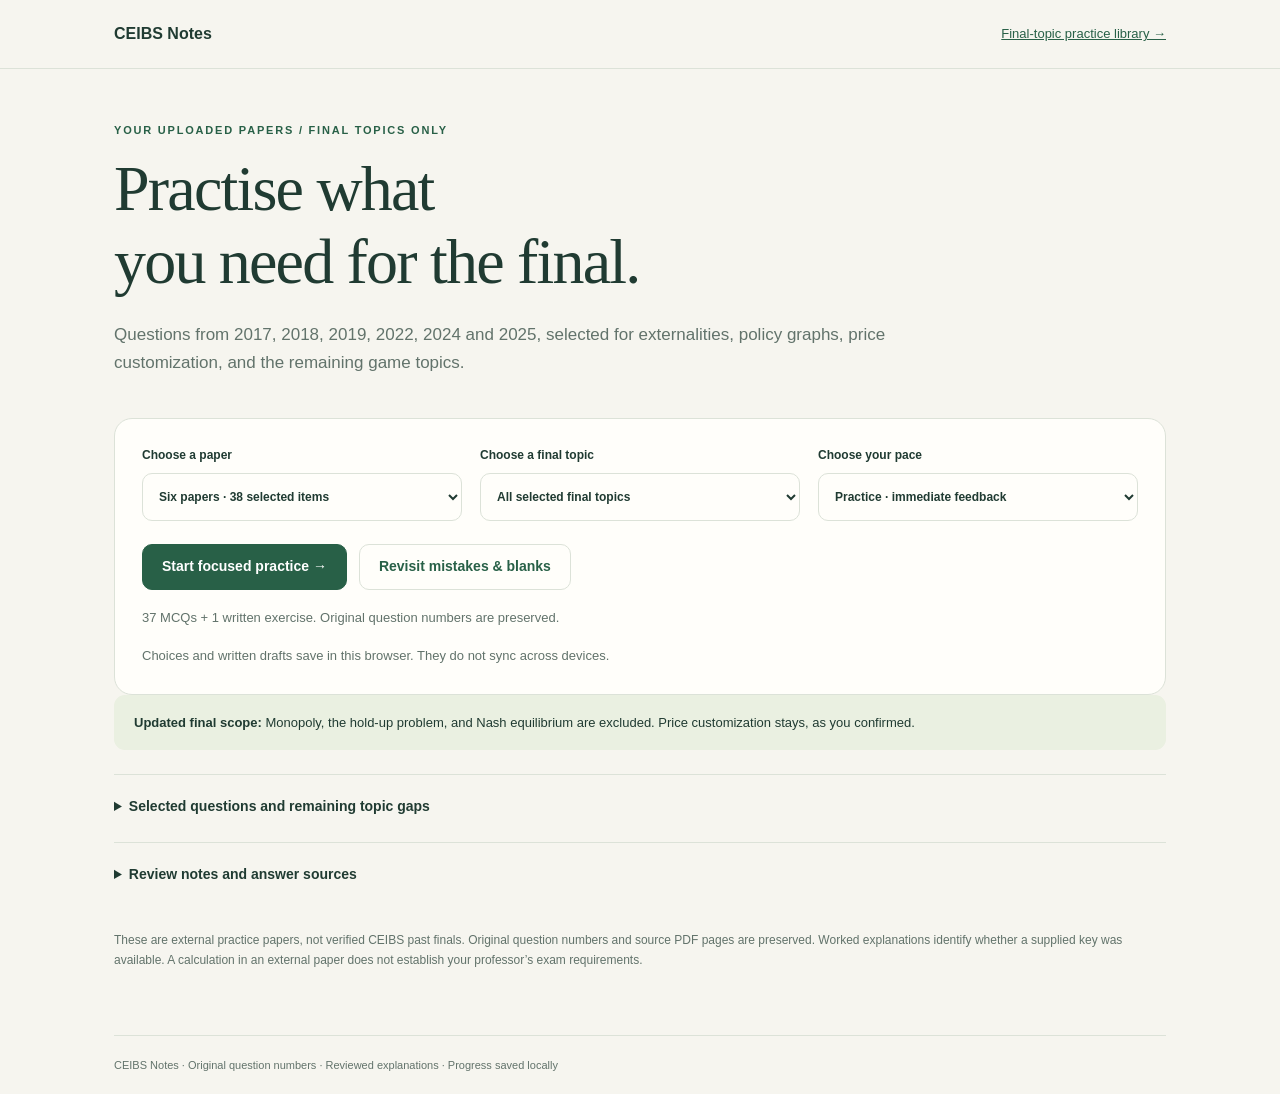
<file: docs/pages/economics/microeconomics-past-papers.html>
<!doctype html>
<html lang="en">
<head>
<meta charset="utf-8"><meta name="viewport" content="width=device-width,initial-scale=1">
<title>Past papers · Your final topics | CEIBS Notes</title>
<meta name="description" content="Six uploaded microeconomics papers filtered to your corrected final topics: 37 MCQs and one written excerpt covering externalities, tax and subsidy graphs, price customization and dominant strategies.">
<style>
:root{--paper:#f6f5ef;--white:#fffefa;--ink:#203b32;--green:#286047;--pale:#eaf0e1;--muted:#62736b;--line:#dce2d8;--red:#984e3d}*{box-sizing:border-box}body{margin:0;background:var(--paper);color:var(--ink);font:16px/1.65 -apple-system,BlinkMacSystemFont,"Segoe UI",sans-serif}button,input,select,textarea{font:inherit}button,a,input,select,textarea{-webkit-tap-highlight-color:transparent}a{color:var(--green)}button{cursor:pointer}button:disabled{opacity:.45;cursor:default}[hidden]{display:none!important}:focus-visible{outline:3px solid #b18a37;outline-offset:4px}h1,h2{font-family:Georgia,"Times New Roman",serif;font-weight:400;line-height:1.14}h1{font-size:clamp(38px,6vw,64px);letter-spacing:-1.8px;margin:14px 0 22px}h2{font-size:30px;margin:12px 0 24px}h3{font-size:17px;margin:22px 0 9px}p{margin-top:0}.muted,small{color:var(--muted)}header{border-bottom:1px solid var(--line);background:var(--paper)}.header{max-width:1100px;margin:auto;min-height:68px;padding:16px 24px;display:flex;justify-content:space-between;gap:20px;align-items:center}.brand{font-weight:700;text-decoration:none;color:var(--ink)}.header a:last-child{font-size:13px}.wrap{max-width:1052px;width:calc(100% - 48px);margin:auto}.hero{padding:52px 0 24px;max-width:780px}.eyebrow{font-size:11px;letter-spacing:1.8px;font-weight:750;text-transform:uppercase;color:var(--green)}.hero p{font-size:17px;color:var(--muted)}.card{background:var(--white);border:1px solid var(--line);border-radius:18px;padding:27px}.setup-grid{display:grid;grid-template-columns:repeat(3,minmax(0,1fr));gap:18px}label.field{font-size:12px;font-weight:700;display:block}select{display:block;width:100%;padding:12px;margin-top:7px;min-height:48px;border:1px solid var(--line);border-radius:10px;background:var(--white);color:var(--ink)}.actions{display:flex;align-items:center;gap:12px;flex-wrap:wrap;margin-top:23px}.button{display:inline-flex;align-items:center;justify-content:center;min-height:46px;border-radius:10px;padding:10px 19px;background:var(--green);border:1px solid var(--green);color:white;text-decoration:none;font-size:14px;font-weight:650}.secondary{background:transparent;color:var(--green);border-color:var(--line)}.text-button{border:0;background:none;color:var(--green);padding:10px 0;font-size:13px}.selection-note{font-size:13px;color:var(--muted);margin:17px 0 0}.audit{margin:24px 0;border-top:1px solid var(--line);padding-top:20px}.audit summary{font-size:14px;font-weight:700;cursor:pointer}.audit p,.audit li{font-size:13px}.audit ul{padding-left:20px}.scope{font-size:12px;color:var(--muted);padding:21px 0 36px}.session-top{display:flex;align-items:center;justify-content:space-between;gap:20px;padding:28px 0 20px}.session-top strong{font-size:14px}.session-top small{display:block}.layout{display:grid;grid-template-columns:minmax(0,1fr) 220px;gap:24px;align-items:start}.question{min-width:0}.meta{display:flex;gap:8px;flex-wrap:wrap;font-size:11px;color:var(--muted)}.pill{background:var(--pale);color:var(--green);border-radius:6px;padding:3px 7px;font-weight:700}.rich{font-size:15px}.rich table{width:100%;border-collapse:collapse;margin:22px 0;font-size:13px}.rich td,.rich th{padding:11px 7px;border:1px solid var(--line);text-align:center}.rich th{background:#eef2e7}.rich th:first-child,.rich td:first-child{text-align:left}.rich li{margin:10px 0}.rich figure{margin:20px 0}.rich figure img{max-width:100%;height:auto;display:block}.rich figcaption{font-size:11px;color:var(--muted);margin-top:7px}.source-note{font-size:12px;color:var(--muted);border-left:3px solid var(--line);padding-left:11px}.options{display:grid;gap:10px;margin-top:22px}.option{display:flex;gap:12px;align-items:flex-start;padding:14px;border:1px solid var(--line);border-radius:11px;min-height:52px;font-size:14px;cursor:pointer}.option:has(input:checked){background:#eef3e7;border-color:var(--green)}.option.correct{background:#eaf2e2;border-color:var(--green)}.option.wrong{background:#fff0e8;border-color:#c6897c}.option input{width:18px;height:18px;flex-shrink:0;margin:3px 0 0;accent-color:var(--green)}.letter{font-weight:700;margin-right:6px}.feedback{margin-top:23px;background:#eef4e6;border:1px solid #c5d4b8;border-radius:12px;padding:20px}.feedback.wrong{background:#fff3ec;border-color:#e6c8b8}.feedback strong:first-child{display:block;margin-bottom:10px}.feedback .source-note{margin:16px 0 0}.essay{width:100%;min-height:230px;display:block;margin-top:22px;padding:15px;border:1px solid var(--line);border-radius:10px;background:white;color:var(--ink);resize:vertical;font-size:16px;line-height:1.7}.checks{margin-top:20px}.checks label{display:flex;gap:10px;margin:12px 0;font-size:13px}.checks input{width:18px;height:18px;flex-shrink:0;margin-top:2px;accent-color:var(--green)}.rating[aria-pressed=true]{background:var(--green);color:white}.map{background:#eeefe6;border:1px solid var(--line);border-radius:14px;padding:18px;position:sticky;top:20px}.map-grid{display:grid;grid-template-columns:repeat(4,1fr);gap:7px;margin:15px 0}.jump{border:1px solid var(--line);background:var(--white);border-radius:6px;min-height:39px;font-size:11px;color:var(--ink)}.jump.done{background:#dae7ce}.jump.wrong{background:#f4ded3}.jump[aria-current=step]{outline:2px solid var(--green);outline-offset:1px}.map .button{width:100%;margin-top:8px}.navigation{display:flex;justify-content:space-between;align-items:center;gap:12px;margin:20px 0 30px}.navigation span{font-size:12px;color:var(--muted)}.result-head{padding:36px 0 20px}.score{font:52px/1.2 Georgia,serif;margin:18px 0 12px}.result-list{display:grid;gap:9px;margin:25px 0}.result-row{display:flex;align-items:center;justify-content:space-between;gap:14px;text-align:left;padding:14px 17px;border:1px solid var(--line);border-radius:10px;background:var(--white);color:var(--ink);width:100%;font-size:13px}.status{font-size:11px;color:var(--muted);flex-shrink:0}.notice{padding:17px 20px;background:var(--pale);border-radius:11px;font-size:13px;margin-bottom:20px}dialog{width:min(560px,calc(100% - 32px));border:1px solid var(--line);border-radius:16px;padding:26px;color:var(--ink);background:var(--white)}dialog::backdrop{background:#132f2475}footer{border-top:1px solid var(--line);margin-top:28px;padding:20px 0;font-size:11px;color:var(--muted)}.sr-only{position:absolute;width:1px;height:1px;padding:0;margin:-1px;overflow:hidden;clip:rect(0,0,0,0);white-space:nowrap;border:0}@media(max-width:780px){.layout{grid-template-columns:minmax(0,1fr)}.map{position:static}.map-grid{grid-template-columns:repeat(8,1fr)}.setup-grid{grid-template-columns:1fr}.hero{padding-top:32px}.map .button{width:auto}.map .actions{margin-top:0}}@media(max-width:480px){.wrap{width:calc(100% - 32px)}.header{padding:14px 16px}.header a:last-child{font-size:11px}.hero p{font-size:15px}.card{padding:21px 18px}.rich{font-size:14px}.rich table{font-size:12px}.rich th,.rich td{padding:9px 5px}h2{font-size:27px}.session-top{align-items:flex-start}.session-top>div{max-width:70%}.navigation{position:sticky;bottom:0;background:var(--paper);padding:12px 0 calc(12px + env(safe-area-inset-bottom));z-index:3}.navigation .button{padding:10px 13px}.map-grid{grid-template-columns:repeat(6,1fr)}.jump{min-height:44px}.result-row{align-items:flex-start}.option{padding:13px 11px}.feedback{padding:17px}.actions .button{flex-grow:1}.score{font-size:44px}}@media(prefers-reduced-motion:reduce){*{scroll-behavior:auto!important}}
</style>
</head>
<body>
<header><div class="header"><a class="brand" href="../../index.html">CEIBS Notes</a><a href="microeconomics-final.html">Final-topic practice library →</a></div></header>
<main class="wrap">
<section id="home">
<div class="hero"><div class="eyebrow">Your uploaded papers / final topics only</div><h1>Practise what<br>you need for the final.</h1><p>Questions from 2017, 2018, 2019, 2022, 2024 and 2025, selected for externalities, policy graphs, price customization, and the remaining game topics.</p></div>
<div class="notice" id="resume-note" hidden><span id="resume-label"></span> <button class="text-button" id="resume" type="button">Resume saved session →</button></div>
<section class="card" aria-label="Set up focused practice"><div class="setup-grid"><label class="field" for="year">Choose a paper<select id="year"><option value="all">Six papers · 38 selected items</option><option value="2017">2017 · 5 MCQs</option><option value="2018">2018 · 10 MCQs</option><option value="2019">2019 · 6 MCQs</option><option value="2022">2022 · 2 MCQs + 1 written excerpt</option><option value="2024">2024 · 8 MCQs</option><option value="2025">2025 · 6 MCQs</option></select></label><label class="field" for="topic">Choose a final topic<select id="topic"><option value="all">All selected final topics</option><option value="pricing">Price customization</option><option value="failure">Market failure & policy graphs</option><option value="games">Game theory</option><option value="written">Written answers only</option></select></label><label class="field" for="mode">Choose your pace<select id="mode"><option value="practice">Practice · immediate feedback</option><option value="exam">Test yourself · answers at finish</option></select></label></div><div class="actions"><button type="button" class="button" id="start">Start focused practice →</button><button type="button" class="button secondary" id="retry-home">Revisit mistakes & blanks</button></div><p class="selection-note" id="selection-count">37 MCQs + 1 written excerpt. Original question numbers are preserved.</p><p class="selection-note" id="save-status">Choices and written drafts save in this browser. They do not sync across devices.</p><p id="home-message" class="selection-note" role="status" hidden></p></section>
<div class="notice"><strong>Updated final scope:</strong> Monopoly, the hold-up problem, and Nash equilibrium are excluded. Price customization stays, as you confirmed.</div>
<details class="audit"><summary>Selected questions and remaining topic gaps</summary><p>Only questions matching your corrected final-topic list are included. Mixed questions requiring an excluded topic are omitted. The written exercise uses only its relevant parts. Consumer utility, trade, labor markets, and monopolistic competition are also outside this practice.</p><div id="selected-sources"><p><strong>2017 MCQs:</strong> 7, 19, 38, 46, 52.</p><p><strong>2018 MCQs:</strong> 2, 10, 13, 30, 31, 33, 34, 39, 44, 57.</p><p><strong>2019 MCQs:</strong> 12, 17, 22, 23, 28, 44.</p><p><strong>2022 MCQs:</strong> 25, 49. <strong>Written:</strong> FRQ 2 a–b only; labor-market parts omitted.</p><p><strong>2024 MCQs:</strong> 13, 15, 24, 30, 48, 57, 59, 60.</p><p><strong>2025 MCQs:</strong> 12, 16, 28, 39, 41, 42.</p></div><p>These selected papers do not cover all your information problems, five externality remedies, bargaining/legal procedures, sequential decisions, repeated games, or named game cases.</p><div class="actions"><a class="button secondary" href="microeconomics-final.html#market-coverage-panel">Information &amp; policy drills →</a><a class="button secondary" href="microeconomics-final.html#coverage-panel">Remaining game-topic drills →</a></div></details>
<details class="audit"><summary>Review notes and answer sources</summary><ul id="review-notes"></ul></details>
<p class="scope">These are external practice papers, not verified CEIBS past finals. Original question numbers and source PDF pages are preserved. Worked explanations identify whether a supplied key was available. A calculation in an external paper does not establish your professor’s exam requirements.</p>
</section>
<section id="session" hidden><div class="session-top"><div><strong id="session-label"></strong><small id="session-mode"></small></div><button type="button" class="text-button" id="pause">Save & leave</button></div><div class="layout"><div><article id="question" class="card question" tabindex="-1"></article><nav class="navigation" aria-label="Question navigation"><button type="button" class="button secondary" id="prev">← Previous</button><span id="position"></span><button type="button" class="button" id="next">Next →</button></nav></div><aside class="map" aria-label="Question map"><strong>Your selected questions</strong><small id="map-count"></small><div class="map-grid" id="map"></div><button type="button" class="button" id="finish">Finish & review</button></aside></div></section>
<section id="results" hidden><div class="result-head"><div class="eyebrow">Your practice, reviewed</div><h1>Find the next<br>thing to understand.</h1><div class="score" id="score"></div><p class="muted" id="score-note"></p></div><div class="actions"><button type="button" class="button" id="retry">Retry mistakes & blanks</button><button type="button" class="button secondary" id="review">Review all answers</button><button type="button" class="text-button" id="setup">Back to setup</button></div><div class="result-list" id="result-list"></div></section>
<footer>CEIBS Notes · Original question numbers · Reviewed explanations · Progress saved locally</footer>
</main>
<dialog id="finish-dialog"><h2>Finish this attempt?</h2><p id="finish-summary"></p><div class="actions"><button type="button" class="button" id="confirm-finish">Finish & see answers</button><button type="button" class="button secondary" id="cancel-finish">Keep practising</button></div></dialog>
<dialog id="replace-dialog"><h2>Start another attempt?</h2><p>Your current choices and drafts remain in your practice history. The active question list and attempt will be replaced.</p><div class="actions"><button type="button" class="button" id="confirm-replace">Start new attempt</button><button type="button" class="button secondary" id="cancel-replace">Keep saved attempt</button></div></dialog>
<noscript>This practice needs JavaScript enabled.</noscript>
<script type="application/json" id="paper-data">
{
  "title": "Past papers · Your final topics",
  "updated": "2026-10-25",
  "selection": {
    "2017": [
      7,
      19,
      38,
      46,
      52
    ],
    "2018": [
      2,
      10,
      13,
      30,
      31,
      33,
      34,
      39,
      44,
      57
    ],
    "2019": [
      12,
      17,
      22,
      23,
      28,
      44
    ],
    "2022": [
      25,
      49
    ],
    "2024": [
      13,
      15,
      24,
      30,
      48,
      57,
      59,
      60
    ],
    "2025": [
      12,
      16,
      28,
      39,
      41,
      42
    ]
  },
  "questions": [
    {
      "id": "intl-2017-q7",
      "year": "2017",
      "originalNumber": "7",
      "kind": "mcq",
      "pages": [
        21
      ],
      "title": "When game theory helps",
      "topic": "games",
      "stemHtml": "\u003cp>Which activity is game theory particularly useful for explaining?\u003c/p>",
      "options": [
        {
          "letter": "A",
          "html": "Why firms use price discrimination"
        },
        {
          "letter": "B",
          "html": "How monopolies turn into oligopolies"
        },
        {
          "letter": "C",
          "html": "Strategic behavior among firms in an oligopoly"
        },
        {
          "letter": "D",
          "html": "Profit maximization by a monopolist"
        },
        {
          "letter": "E",
          "html": "Price leadership in monopolistic competition"
        }
      ],
      "answer": "C",
      "answerHtml": "\u003cp>Game theory studies choices whose payoffs depend on other decision makers’ choices. Oligopoly firms must anticipate their rivals’ responses.\u003c/p>",
      "answerOrigin": "Study explanation checked against the answer key included in the uploaded paper"
    },
    {
      "id": "intl-2017-q19",
      "year": "2017",
      "originalNumber": "19",
      "kind": "mcq",
      "pages": [
        23
      ],
      "title": "Advertising: identify dominance",
      "topic": "games",
      "stemHtml": "\u003cp>Rows: Firm A. Columns: Firm B. Each cell lists (Firm A, Firm B) profits.\u003c/p>\u003ctable>\u003cthead>\u003ctr>\u003cth scope=\"col\">Firm A / Firm B\u003c/th>\u003cth scope=\"col\">Advertise\u003c/th>\u003cth scope=\"col\">Do not advertise\u003c/th>\u003c/tr>\u003c/thead>\u003ctbody>\u003ctr>\u003cth scope=\"row\">Advertise\u003c/th>\u003ctd>(7, 1)\u003c/td>\u003ctd>(5, 4)\u003c/td>\u003c/tr>\u003ctr>\u003cth scope=\"row\">Do not advertise\u003c/th>\u003ctd>(3, 2)\u003c/td>\u003ctd>(2, 0)\u003c/td>\u003c/tr>\u003c/tbody>\u003c/table>\u003cp>Profits are in millions of dollars.\u003c/p>\u003cp>Which statement fits the matrix?\u003c/p>",
      "options": [
        {
          "letter": "A",
          "html": "Firm A always receives less profit than Firm B"
        },
        {
          "letter": "B",
          "html": "Firm A has a dominant strategy to advertise"
        },
        {
          "letter": "C",
          "html": "Firm B has a dominant strategy not to advertise"
        },
        {
          "letter": "D",
          "html": "Both firms have a dominant strategy not to advertise"
        },
        {
          "letter": "E",
          "html": "Neither firm has a dominant strategy"
        }
      ],
      "answer": "B",
      "answerHtml": "\u003cp>Compare Firm A’s first payoff within each column: advertising gives 7 rather than 3, and 5 rather than 2. Advertising is strictly dominant for A. B’s best response changes with A’s choice, so B has no dominant strategy.\u003c/p>",
      "answerOrigin": "Study explanation checked against the answer key included in the uploaded paper"
    },
    {
      "id": "intl-2017-q38",
      "year": "2017",
      "originalNumber": "38",
      "kind": "mcq",
      "pages": [
        28
      ],
      "title": "Anticipate rivals’ reactions",
      "topic": "games",
      "stemHtml": "\u003cp>Which characteristic is especially associated with oligopoly?\u003c/p>",
      "options": [
        {
          "letter": "A",
          "html": "Allocative efficiency"
        },
        {
          "letter": "B",
          "html": "Low barriers to entry"
        },
        {
          "letter": "C",
          "html": "Considering rivals’ reactions"
        },
        {
          "letter": "D",
          "html": "Absence of deadweight loss"
        },
        {
          "letter": "E",
          "html": "Zero economic profit"
        }
      ],
      "answer": "C",
      "answerHtml": "\u003cp>With only a few important competitors, one firm’s action affects the others and their responses affect its own profit. This strategic interdependence is why payoff matrices and game theory are useful.\u003c/p>",
      "answerOrigin": "Study explanation checked against the answer key included in the uploaded paper"
    },
    {
      "id": "intl-2017-q46",
      "year": "2017",
      "originalNumber": "46",
      "kind": "mcq",
      "pages": [
        29
      ],
      "title": "Positive spillovers and output",
      "topic": "failure",
      "stemHtml": "\u003cp>A competitive industry is in long-run equilibrium. Consuming its product creates positive external benefits. How does private output compare with the socially optimal quantity?\u003c/p>",
      "options": [
        {
          "letter": "A",
          "html": "Private output is too low"
        },
        {
          "letter": "B",
          "html": "Private output is too high"
        },
        {
          "letter": "C",
          "html": "Private output is socially optimal"
        },
        {
          "letter": "D",
          "html": "Production is possible only if the government gives a subsidy"
        },
        {
          "letter": "E",
          "html": "Production is possible only if the government imposes a corrective tax"
        }
      ],
      "answer": "A",
      "answerHtml": "\u003cp>Private buyers consider their own benefits but do not pay for the benefits received by others. MSB exceeds marginal private benefit, so the uncorrected market produces too little relative to the social optimum. A suitable subsidy can encourage extra beneficial consumption.\u003c/p>",
      "answerOrigin": "Study explanation checked against the answer key included in the uploaded paper"
    },
    {
      "id": "intl-2017-q52",
      "year": "2017",
      "originalNumber": "52",
      "kind": "mcq",
      "pages": [
        30
      ],
      "title": "A tax with vertical demand",
      "topic": "failure",
      "stemHtml": "\u003cp>The government imposes a per-unit tax on producers. Demand is perfectly inelastic. What happens to the buyer’s price and quantity sold in the standard competitive diagram?\u003c/p>",
      "options": [
        {
          "letter": "A",
          "html": "Price increases; quantity increases"
        },
        {
          "letter": "B",
          "html": "Price increases; quantity decreases"
        },
        {
          "letter": "C",
          "html": "Price increases; quantity is unchanged"
        },
        {
          "letter": "D",
          "html": "Price is unchanged; quantity increases"
        },
        {
          "letter": "E",
          "html": "Price decreases; quantity is unchanged"
        }
      ],
      "answer": "C",
      "answerHtml": "\u003cp>A vertical demand curve fixes quantity. The tax shifts supply upward and raises the price paid by buyers, while quantity remains unchanged. In this model buyers bear the whole tax; the usual deadweight-loss triangle from a quantity reduction has zero width.\u003c/p>",
      "answerOrigin": "Study explanation checked against the answer key included in the uploaded paper"
    },
    {
      "id": "intl-2018-q2",
      "year": "2018",
      "originalNumber": "2",
      "kind": "mcq",
      "pages": [
        19
      ],
      "title": "How much pollution should be removed?",
      "topic": "failure",
      "stemHtml": "\u003cp>Removing each ton of pollution costs $150. Use the total-benefit schedule to choose the socially optimal amount of cleanup.\u003c/p>\u003ctable>\u003cthead>\u003ctr>\u003cth scope=\"col\">Tons removed\u003c/th>\u003cth scope=\"col\">Total benefit ($)\u003c/th>\u003c/tr>\u003c/thead>\u003ctbody>\u003ctr>\u003cth scope=\"row\">0\u003c/th>\u003ctd>0\u003c/td>\u003c/tr>\u003ctr>\u003cth scope=\"row\">1\u003c/th>\u003ctd>300\u003c/td>\u003c/tr>\u003ctr>\u003cth scope=\"row\">2\u003c/th>\u003ctd>550\u003c/td>\u003c/tr>\u003ctr>\u003cth scope=\"row\">3\u003c/th>\u003ctd>650\u003c/td>\u003c/tr>\u003ctr>\u003cth scope=\"row\">4\u003c/th>\u003ctd>725\u003c/td>\u003c/tr>\u003ctr>\u003cth scope=\"row\">5\u003c/th>\u003ctd>775\u003c/td>\u003c/tr>\u003c/tbody>\u003c/table>",
      "options": [
        {
          "letter": "A",
          "html": "5 tons"
        },
        {
          "letter": "B",
          "html": "4 tons"
        },
        {
          "letter": "C",
          "html": "3 tons"
        },
        {
          "letter": "D",
          "html": "2 tons"
        },
        {
          "letter": "E",
          "html": "1 ton"
        }
      ],
      "answer": "D",
      "answerHtml": "\u003cp>Marginal benefits are $300, $250, $100, $75 and $50. Remove the first two tons because each is worth more than $150. The third costs $150 but adds only $100 of benefit. Net benefit is highest at two tons: $550 − $300 = $250.\u003c/p>",
      "answerOrigin": "Study explanation checked against the answer key included in the uploaded paper"
    },
    {
      "id": "intl-2018-q10",
      "year": "2018",
      "originalNumber": "10",
      "kind": "mcq",
      "pages": [
        21
      ],
      "title": "Interdependence and games",
      "topic": "games",
      "stemHtml": "\u003cp>Game theory is most useful for describing markets in which:\u003c/p>",
      "options": [
        {
          "letter": "A",
          "html": "Firms are price takers"
        },
        {
          "letter": "B",
          "html": "There is only one producer"
        },
        {
          "letter": "C",
          "html": "There are many small producers"
        },
        {
          "letter": "D",
          "html": "All firms sell identical products"
        },
        {
          "letter": "E",
          "html": "Firms’ decisions are interdependent"
        }
      ],
      "answer": "E",
      "answerHtml": "\u003cp>Strategic interdependence means each firm’s payoff depends on its own action and its rivals’ actions. Identical products alone do not tell us whether strategic interaction is important.\u003c/p>",
      "answerOrigin": "Study explanation checked against the answer key included in the uploaded paper"
    },
    {
      "id": "intl-2018-q13",
      "year": "2018",
      "originalNumber": "13",
      "kind": "mcq",
      "pages": [
        21
      ],
      "title": "A condition for price customization",
      "topic": "pricing",
      "stemHtml": "\u003cp>Which condition is needed for a seller to discriminate in price between customer groups?\u003c/p>",
      "options": [
        {
          "letter": "A",
          "html": "Customers can freely resell the product"
        },
        {
          "letter": "B",
          "html": "All buyers have identical demand elasticities"
        },
        {
          "letter": "C",
          "html": "The seller can separate buyers according to their demand elasticities"
        },
        {
          "letter": "D",
          "html": "The seller is perfectly competitive"
        },
        {
          "letter": "E",
          "html": "Every buyer knows every other buyer’s price"
        }
      ],
      "answer": "C",
      "answerHtml": "\u003cp>The seller needs market power and a way to distinguish customers with different willingness to pay or demand sensitivity. Resale must be limited so low-price buyers cannot undo the price difference by reselling to high-price buyers. The listed necessary segmentation condition is C.\u003c/p>",
      "answerOrigin": "Study explanation checked against the answer key included in the uploaded paper"
    },
    {
      "id": "intl-2018-q30",
      "year": "2018",
      "originalNumber": "30",
      "kind": "mcq",
      "pages": [
        24
      ],
      "title": "Pollution and the welfare-loss area",
      "topic": "failure",
      "stemHtml": "\u003cfigure>\u003ca href=\"past-papers-assets/2018-externality.jpg\" target=\"_blank\" rel=\"noopener\">\u003cimg src=\"past-papers-assets/2018-externality.jpg\" alt=\"MSC lies above MPC. Efficient quantity Q1 at e is below private quantity Q2 at h; g lies on MSC above h.\" loading=\"lazy\">\u003c/a>\u003cfigcaption>Diagram from the uploaded paper. Tap to enlarge.\u003c/figcaption>\u003c/figure>\u003cp>Which combination describes the externality and deadweight loss in the unregulated market?\u003c/p>",
      "options": [
        {
          "letter": "A",
          "html": "Positive externality; area egh"
        },
        {
          "letter": "B",
          "html": "Positive externality; area ehf"
        },
        {
          "letter": "C",
          "html": "Negative externality; area ehf"
        },
        {
          "letter": "D",
          "html": "Negative externality; area egh"
        },
        {
          "letter": "E",
          "html": "Negative externality; area P₄ghP₂"
        }
      ],
      "answer": "D",
      "answerHtml": "\u003cp>MSC &gt; MPC signals an external cost. Private equilibrium is Q₂ where demand meets MPC; social efficiency is Q₁ where MSB meets MSC. The lost surplus from excess output Q₁–Q₂ is the area egh between MSC and MSB, not the entire external-cost rectangle.\u003c/p>",
      "answerOrigin": "Study explanation checked against the answer key included in the uploaded paper"
    },
    {
      "id": "intl-2018-q31",
      "year": "2018",
      "originalNumber": "31",
      "kind": "mcq",
      "pages": [
        24
      ],
      "title": "Choose the corrective tax",
      "topic": "failure",
      "stemHtml": "\u003cfigure>\u003ca href=\"past-papers-assets/2018-externality.jpg\" target=\"_blank\" rel=\"noopener\">\u003cimg src=\"past-papers-assets/2018-externality.jpg\" alt=\"MSC lies above MPC. Efficient quantity Q1 at e is below private quantity Q2 at h; g lies on MSC above h.\" loading=\"lazy\">\u003c/a>\u003cfigcaption>Diagram from the uploaded paper. Tap to enlarge.\u003c/figcaption>\u003c/figure>\u003cp>Which policy can correct this externality in the graph?\u003c/p>",
      "options": [
        {
          "letter": "A",
          "html": "Per-unit tax P₄ − P₁"
        },
        {
          "letter": "B",
          "html": "Per-unit tax P₄ − P₂"
        },
        {
          "letter": "C",
          "html": "Per-unit subsidy P₄ − P₂"
        },
        {
          "letter": "D",
          "html": "Per-unit subsidy P₃ − P₂"
        },
        {
          "letter": "E",
          "html": "Price ceiling P₂"
        }
      ],
      "answer": "B",
      "answerHtml": "\u003cp>A corrective tax equals marginal external cost at the efficient output. Here the parallel MSC and MPC curves have constant vertical separation P₄ − P₂, also equal to P₃ − P₁. It shifts private marginal cost up to social marginal cost, reducing output to Q₁.\u003c/p>",
      "answerOrigin": "Study explanation checked against the answer key included in the uploaded paper"
    },
    {
      "id": "intl-2018-q33",
      "year": "2018",
      "originalNumber": "33",
      "kind": "mcq",
      "pages": [
        25
      ],
      "title": "Tax and consumer surplus",
      "topic": "failure",
      "stemHtml": "\u003cp>A per-unit tax is placed on personal computers in a standard competitive market. How does consumer surplus change?\u003c/p>",
      "options": [
        {
          "letter": "A",
          "html": "It decreases because buyers pay a higher price"
        },
        {
          "letter": "B",
          "html": "It decreases because more computers are supplied"
        },
        {
          "letter": "C",
          "html": "It increases because firms pass the tax to consumers"
        },
        {
          "letter": "D",
          "html": "It increases because consumers buy more imports"
        },
        {
          "letter": "E",
          "html": "It is unchanged because demand is unit elastic"
        }
      ],
      "answer": "A",
      "answerHtml": "\u003cp>The tax creates a wedge between the buyer’s price and the seller’s net price. Buyers pay more and buy fewer units, reducing the area of consumer surplus under demand and above their price.\u003c/p>",
      "answerOrigin": "Study explanation checked against the answer key included in the uploaded paper"
    },
    {
      "id": "intl-2018-q34",
      "year": "2018",
      "originalNumber": "34",
      "kind": "mcq",
      "pages": [
        25
      ],
      "title": "Who bears more of the tax?",
      "topic": "failure",
      "stemHtml": "\u003cp>Corn supply is relatively price inelastic and demand is relatively price elastic. Who bears more of a per-unit tax on corn production?\u003c/p>",
      "options": [
        {
          "letter": "A",
          "html": "Buyers bear all of it"
        },
        {
          "letter": "B",
          "html": "Buyers bear more than sellers"
        },
        {
          "letter": "C",
          "html": "Sellers bear all of it"
        },
        {
          "letter": "D",
          "html": "Sellers bear more than buyers"
        },
        {
          "letter": "E",
          "html": "Buyers and sellers bear equal shares"
        }
      ],
      "answer": "D",
      "answerHtml": "\u003cp>The less price-responsive side bears more of the tax. Suppliers cannot reduce quantity as easily as buyers can, so more of the wedge comes from a lower net price received by sellers. Who legally pays the tax does not determine its economic burden.\u003c/p>",
      "answerOrigin": "Study explanation checked against the answer key included in the uploaded paper"
    },
    {
      "id": "intl-2018-q39",
      "year": "2018",
      "originalNumber": "39",
      "kind": "mcq",
      "pages": [
        26
      ],
      "title": "Why a cartel member cheats",
      "topic": "games",
      "stemHtml": "\u003cp>Four oligopoly firms coordinate to maximize combined industry profit. One firm secretly cuts its price or sells more than agreed. What is the short-run consequence assumed in this cartel question?\u003c/p>",
      "options": [
        {
          "letter": "A",
          "html": "The cheating firm’s profit rises; total industry profit falls"
        },
        {
          "letter": "B",
          "html": "Both the cheating firm’s profit and industry profit rise"
        },
        {
          "letter": "C",
          "html": "Both the cheating firm’s profit and industry profit fall"
        },
        {
          "letter": "D",
          "html": "The cheating firm’s profit falls; industry profit rises"
        },
        {
          "letter": "E",
          "html": "The non-cheating firms earn higher profits"
        }
      ],
      "answer": "A",
      "answerHtml": "\u003cp>The cartel jointly restricts output to maximize combined industry profit. A member can gain privately by undercutting or expanding while others honor the agreement, but this erodes the jointly optimal restriction. This incentive to defect helps explain the prisoner’s dilemma and why punishment in repeated interaction can matter.\u003c/p>",
      "answerOrigin": "Study explanation checked against the answer key included in the uploaded paper"
    },
    {
      "id": "intl-2018-q44",
      "year": "2018",
      "originalNumber": "44",
      "kind": "mcq",
      "pages": [
        27
      ],
      "title": "Taxing an already underprovided good",
      "topic": "failure",
      "stemHtml": "\u003cp>In a competitive market with ordinary upward-sloping supply and downward-sloping demand, MSB exceeds MSC at private equilibrium. What would a new per-unit production tax do?\u003c/p>",
      "options": [
        {
          "letter": "A",
          "html": "Leave price unchanged"
        },
        {
          "letter": "B",
          "html": "Increase consumer surplus"
        },
        {
          "letter": "C",
          "html": "Increase deadweight loss"
        },
        {
          "letter": "D",
          "html": "Increase producer surplus"
        },
        {
          "letter": "E",
          "html": "Increase quantity sold"
        }
      ],
      "answer": "C",
      "answerHtml": "\u003cp>MSB &gt; MSC means an additional unit creates a net social gain, so the market is already producing too little. A production tax reduces quantity further and widens the welfare loss. A policy’s effect depends on the direction of the original distortion.\u003c/p>",
      "answerOrigin": "Study explanation checked against the answer key included in the uploaded paper"
    },
    {
      "id": "intl-2018-q57",
      "year": "2018",
      "originalNumber": "57",
      "kind": "mcq",
      "pages": [
        30
      ],
      "title": "What dominance means",
      "topic": "games",
      "stemHtml": "\u003cp>In a two-firm market, what does it mean for one firm to have a dominant strategy?\u003c/p>",
      "options": [
        {
          "letter": "A",
          "html": "It keeps that strategy whatever the competitor chooses"
        },
        {
          "letter": "B",
          "html": "It changes strategy whenever the competitor changes"
        },
        {
          "letter": "C",
          "html": "It moves first and waits for a response"
        },
        {
          "letter": "D",
          "html": "It keeps its competitor guessing"
        },
        {
          "letter": "E",
          "html": "It must collude to remove uncertainty"
        }
      ],
      "answer": "A",
      "answerHtml": "\u003cp>A dominant strategy is a best choice against every action of the opponent. It does not mean moving first, and a firm can have a best response without having a dominant strategy.\u003c/p>",
      "answerOrigin": "Study explanation checked against the answer key included in the uploaded paper"
    },
    {
      "id": "intl-2019-q12",
      "year": "2019",
      "originalNumber": "12",
      "kind": "mcq",
      "pages": [
        15
      ],
      "title": "Recognize a concentrated oligopoly",
      "topic": "games",
      "stemHtml": "\u003cp>The four largest firms produce 88% of industry output. Which market structure best fits?\u003c/p>",
      "options": [
        {
          "letter": "A",
          "html": "Perfect competition"
        },
        {
          "letter": "B",
          "html": "Pure monopoly"
        },
        {
          "letter": "C",
          "html": "Natural monopoly"
        },
        {
          "letter": "D",
          "html": "Oligopoly"
        },
        {
          "letter": "E",
          "html": "Monopsony"
        }
      ],
      "answer": "D",
      "answerHtml": "\u003cp>A small group of large sellers dominating output is characteristic of oligopoly. Concentration is a clue that strategic interaction may matter; it does not by itself prove a particular markup or monopoly power.\u003c/p>",
      "answerOrigin": "Study explanation checked against the answer key included in the uploaded paper"
    },
    {
      "id": "intl-2019-q17",
      "year": "2019",
      "originalNumber": "17",
      "kind": "mcq",
      "pages": [
        16
      ],
      "title": "Tax wedge and lost surplus",
      "topic": "failure",
      "stemHtml": "\u003cfigure>\u003ca href=\"past-papers-assets/2019-tax.jpg\" target=\"_blank\" rel=\"noopener\">\u003cimg src=\"past-papers-assets/2019-tax.jpg\" alt=\"Before-tax competitive equilibrium is Q200 P6. At Q100, demand price is 8 and supply price is 4.\" loading=\"lazy\">\u003c/a>\u003cfigcaption>Diagram from the uploaded paper. Tap to enlarge.\u003c/figcaption>\u003c/figure>\u003cp>A $4 per-unit tax is imposed on sellers. Choose the buyer price, seller’s after-tax price, and deadweight loss.\u003c/p>",
      "options": [
        {
          "letter": "A",
          "html": "Buyer $8; seller $6; DWL $100"
        },
        {
          "letter": "B",
          "html": "Buyer $8; seller $4; DWL $200"
        },
        {
          "letter": "C",
          "html": "Buyer $6; seller $6; DWL $0"
        },
        {
          "letter": "D",
          "html": "Buyer $4; seller $8; DWL $100"
        },
        {
          "letter": "E",
          "html": "Buyer $4; seller $8; DWL $200"
        }
      ],
      "answer": "B",
      "answerHtml": "\u003cp>The $4 wedge fits between demand at $8 and supply at $4 at Q = 100. Before the tax, Q = 200. The lost-surplus triangle is ½ × (200 − 100) × 4 = $200. Tax revenue is a transfer to government and is not itself deadweight loss.\u003c/p>",
      "answerOrigin": "Study explanation checked against the answer key included in the uploaded paper"
    },
    {
      "id": "intl-2019-q22",
      "year": "2019",
      "originalNumber": "22",
      "kind": "mcq",
      "pages": [
        17
      ],
      "title": "Newspapers: one dominant strategy",
      "topic": "games",
      "stemHtml": "\u003cp>Rows: Daily Voice. Columns: Town Herald. Each cell lists (Daily Voice, Town Herald) profits.\u003c/p>\u003ctable>\u003cthead>\u003ctr>\u003cth scope=\"col\">Daily Voice / Town Herald\u003c/th>\u003cth scope=\"col\">No price change\u003c/th>\u003cth scope=\"col\">Increase price\u003c/th>\u003c/tr>\u003c/thead>\u003ctbody>\u003ctr>\u003cth scope=\"row\">No price change\u003c/th>\u003ctd>(500, 400)\u003c/td>\u003ctd>(200, 700)\u003c/td>\u003c/tr>\u003ctr>\u003cth scope=\"row\">Increase price\u003c/th>\u003ctd>(600, 300)\u003c/td>\u003ctd>(300, 100)\u003c/td>\u003c/tr>\u003c/tbody>\u003c/table>\u003cp>Which statement about dominant strategies is correct?\u003c/p>",
      "options": [
        {
          "letter": "A",
          "html": "No change is dominant for Daily Voice"
        },
        {
          "letter": "B",
          "html": "No change is dominant for Town Herald"
        },
        {
          "letter": "C",
          "html": "Increasing price is dominant for Daily Voice"
        },
        {
          "letter": "D",
          "html": "Increasing price is dominant for Town Herald"
        },
        {
          "letter": "E",
          "html": "Neither firm has a dominant strategy"
        }
      ],
      "answer": "C",
      "answerHtml": "\u003cp>Daily Voice compares its first payoffs by column: 600 &gt; 500 and 300 &gt; 200, so increasing price is dominant. Town Herald prefers an increase when Daily Voice holds price (700 &gt; 400), but no change when Daily Voice raises price (300 &gt; 100). It has no dominant strategy.\u003c/p>",
      "answerOrigin": "Study explanation checked against the answer key included in the uploaded paper"
    },
    {
      "id": "intl-2019-q23",
      "year": "2019",
      "originalNumber": "23",
      "kind": "mcq",
      "pages": [
        18
      ],
      "title": "Perfect price discrimination",
      "topic": "pricing",
      "stemHtml": "\u003cp>What does a firm doing perfect price discrimination charge?\u003c/p>",
      "options": [
        {
          "letter": "A",
          "html": "Each customer the highest price that customer is willing to pay"
        },
        {
          "letter": "B",
          "html": "Each customer average cost"
        },
        {
          "letter": "C",
          "html": "Each customer the lowest price that customer is willing to pay"
        },
        {
          "letter": "D",
          "html": "Prices differentiated only by age"
        },
        {
          "letter": "E",
          "html": "Prices differentiated only by quantity purchased"
        }
      ],
      "answer": "A",
      "answerHtml": "\u003cp>Perfect or first-degree price discrimination extracts each unit’s willingness to pay. In the standard model it transfers consumer surplus to the seller and expands sales toward the efficient quantity. Age discounts are group pricing, not perfect discrimination.\u003c/p>",
      "answerOrigin": "Study explanation checked against the answer key included in the uploaded paper"
    },
    {
      "id": "intl-2019-q28",
      "year": "2019",
      "originalNumber": "28",
      "kind": "mcq",
      "pages": [
        19
      ],
      "title": "Choose the efficient cleanup level",
      "topic": "failure",
      "stemHtml": "\u003cp>Which cleanup level maximizes community net benefit?\u003c/p>\u003ctable>\u003cthead>\u003ctr>\u003cth scope=\"col\">Cleanup level\u003c/th>\u003cth scope=\"col\">Total cost ($)\u003c/th>\u003cth scope=\"col\">Total benefit ($)\u003c/th>\u003c/tr>\u003c/thead>\u003ctbody>\u003ctr>\u003cth scope=\"row\">0\u003c/th>\u003ctd>0\u003c/td>\u003ctd>0\u003c/td>\u003c/tr>\u003ctr>\u003cth scope=\"row\">1\u003c/th>\u003ctd>7\u003c/td>\u003ctd>45\u003c/td>\u003c/tr>\u003ctr>\u003cth scope=\"row\">2\u003c/th>\u003ctd>37\u003c/td>\u003ctd>80\u003c/td>\u003c/tr>\u003ctr>\u003cth scope=\"row\">3\u003c/th>\u003ctd>92\u003c/td>\u003ctd>105\u003c/td>\u003c/tr>\u003ctr>\u003cth scope=\"row\">4\u003c/th>\u003ctd>172\u003c/td>\u003ctd>125\u003c/td>\u003c/tr>\u003ctr>\u003cth scope=\"row\">5\u003c/th>\u003ctd>272\u003c/td>\u003ctd>140\u003c/td>\u003c/tr>\u003c/tbody>\u003c/table>",
      "options": [
        {
          "letter": "A",
          "html": "1"
        },
        {
          "letter": "B",
          "html": "2"
        },
        {
          "letter": "C",
          "html": "3"
        },
        {
          "letter": "D",
          "html": "4"
        },
        {
          "letter": "E",
          "html": "5"
        }
      ],
      "answer": "B",
      "answerHtml": "\u003cp>Net benefits at levels 0–5 are 0, 38, 43, 13, −47 and −132. Level 2 is best. Moving from level 2 to 3 adds $55 of cost but only $25 of benefit; eliminating every unit of pollution need not maximize welfare.\u003c/p>",
      "answerOrigin": "Study explanation checked against the answer key included in the uploaded paper"
    },
    {
      "id": "intl-2019-q44",
      "year": "2019",
      "originalNumber": "44",
      "kind": "mcq",
      "pages": [
        23
      ],
      "title": "Why pollution creates overproduction",
      "topic": "failure",
      "stemHtml": "\u003cp>Why is the efficient output below the private competitive output when production creates pollution?\u003c/p>",
      "options": [
        {
          "letter": "A",
          "html": "MSB exceeds MSC"
        },
        {
          "letter": "B",
          "html": "MSB is below MPC"
        },
        {
          "letter": "C",
          "html": "MSC exceeds MPC"
        },
        {
          "letter": "D",
          "html": "MSB exceeds marginal private benefit"
        },
        {
          "letter": "E",
          "html": "Total social cost is below total social benefit"
        }
      ],
      "answer": "C",
      "answerHtml": "\u003cp>Production imposes costs on outsiders, so MSC = MPC + marginal external cost. Private suppliers use MPC; society must count MSC. The efficient intersection MSB = MSC occurs at a lower quantity than the uncorrected private equilibrium.\u003c/p>",
      "answerOrigin": "Study explanation checked against the answer key included in the uploaded paper"
    },
    {
      "id": "intl-2022-q25",
      "year": "2022",
      "originalNumber": "25",
      "kind": "mcq",
      "pages": [
        9
      ],
      "title": "Perfect price discrimination",
      "topic": "pricing",
      "stemHtml": "\u003cp>Which statement is NOT true about a seller engaging in perfect price discrimination?\u003c/p>",
      "options": [
        {
          "letter": "A",
          "html": "The monopolist needs to know each consumer’s maximum willingness to pay."
        },
        {
          "letter": "B",
          "html": "The monopolist’s profit is total surplus minus fixed costs."
        },
        {
          "letter": "C",
          "html": "Perfect price discrimination results in zero deadweight loss in the market."
        },
        {
          "letter": "D",
          "html": "Perfect price discrimination is allocatively inefficient."
        },
        {
          "letter": "E",
          "html": "The monopolist produces where demand intersects marginal cost."
        }
      ],
      "answer": "D",
      "answerHtml": "\u003cp>Under the ideal model, each buyer pays their willingness to pay and every unit with willingness to pay at least MC is sold. Output is allocatively efficient, consumer surplus is zero, and the output-related deadweight loss disappears. Thus the claim of allocative inefficiency is false. Fixed costs still matter for profit; there are no externalities or implementation costs in this model.\u003c/p>",
      "answerOrigin": "Study solution checked against the supplied key"
    },
    {
      "id": "intl-2022-q49",
      "year": "2022",
      "originalNumber": "49",
      "kind": "mcq",
      "pages": [
        17
      ],
      "title": "Read the external benefit",
      "topic": "failure",
      "stemHtml": "\u003cfigure>\u003ca href=\"past-papers-assets/2022-external-benefit.jpg\" target=\"_blank\" rel=\"noopener\">\u003cimg src=\"past-papers-assets/2022-external-benefit.jpg\" alt=\"At Q = 400, MSB is 44 and MPB and MSC are 30. At Q = 500, MSB and MSC are 34 and MPB is 20.\" loading=\"lazy\">\u003c/a>\u003cfigcaption>Diagram from the uploaded paper · tap to enlarge\u003c/figcaption>\u003c/figure>\u003cp>The graph illustrates a market with which externality?\u003c/p>",
      "options": [
        {
          "letter": "A",
          "html": "A positive externality in consumption of $14 per unit"
        },
        {
          "letter": "B",
          "html": "A negative externality in consumption of $10 per unit"
        },
        {
          "letter": "C",
          "html": "A positive externality in production of 100 units"
        },
        {
          "letter": "D",
          "html": "A positive externality in production of $4 per unit"
        },
        {
          "letter": "E",
          "html": "A negative externality in production of $10 per unit"
        }
      ],
      "answer": "A",
      "answerHtml": "\u003cp>MSB lies above MPB, so consumption creates an external benefit. Compare the two benefits at the same quantity: 44 − 30 = $14 at Q = 400, or 34 − 20 = $14 at Q = 500. The 100-unit output gap is not a dollar measure of the marginal external benefit.\u003c/p>",
      "answerOrigin": "Study solution checked against the supplied key"
    },
    {
      "id": "intl-2022-frq2",
      "year": "2022",
      "originalNumber": "FRQ 2",
      "kind": "short",
      "pages": [
        29
      ],
      "title": "Guava externality: parts a–b",
      "topic": "failure",
      "parts": "a–b only; labor-market parts omitted",
      "stemHtml": "\u003cp>Bueno produces guava in a perfectly competitive market. Use the supplied graph.\u003c/p>\u003cfigure>\u003ca href=\"past-papers-assets/2022-guava-externality.jpg\" target=\"_blank\" rel=\"noopener\">\u003cimg src=\"past-papers-assets/2022-guava-externality.jpg\" alt=\"At Q0, MPB and MSC are 5 and MSB is 8. At Q1, MSB and MSC are 7 and MPB is 4. MPC equals MSC.\" loading=\"lazy\">\u003c/a>\u003cfigcaption>Diagram from the uploaded paper · tap to enlarge\u003c/figcaption>\u003c/figure>\u003col>\u003cli>\u003cstrong>a.\u003c/strong> Identify the market failure.\u003c/li>\u003cli>\u003cstrong>b.\u003c/strong> Use numbers from the graph to identify the marginal external benefit.\u003c/li>\u003c/ol>\u003cp class=\"source-note\">Only parts a–b are included. Parts c–d concern labor hiring and monopsony and are outside this focused set.\u003c/p>",
      "answerHtml": "\u003cp>\u003cstrong>a.\u003c/strong> A positive consumption externality: MSB exceeds MPB, while MPC = MSC. The unregulated market produces Q\u003csub>0\u003c/sub>, below efficient output Q\u003csub>1\u003c/sub>.\u003c/p>\u003cp>\u003cstrong>b.\u003c/strong> Compare the two benefit curves at the same quantity. At Q\u003csub>0\u003c/sub>, external benefit = 8 − 5 = \u003cstrong>$3 per unit\u003c/strong>. At Q\u003csub>1\u003c/sub>, it is 7 − 4 = $3 as well. Do not subtract benefit at one quantity from benefit at another.\u003c/p>",
      "checks": [
        "Identified a positive consumption externality.",
        "Explained MSB > MPB and MPC = MSC.",
        "Distinguished private output Q0 from efficient output Q1.",
        "Calculated MEB = $3 using both curves at the same quantity."
      ],
      "answerOrigin": "Independent study solution; no official marking rubric supplied"
    },
    {
      "id": "intl-2024-q13",
      "year": "2024",
      "originalNumber": "13",
      "kind": "mcq",
      "pages": [
        5
      ],
      "title": "Move to perfect price discrimination",
      "topic": "pricing",
      "stemHtml": "\u003cp>A profit-maximizing seller begins perfect price discrimination. Which outcome follows under the paper’s standard model?\u003c/p>",
      "options": [
        {
          "letter": "A",
          "html": "Total units sold decrease"
        },
        {
          "letter": "B",
          "html": "Every consumer becomes better off"
        },
        {
          "letter": "C",
          "html": "Deadweight loss increases"
        },
        {
          "letter": "D",
          "html": "The firm’s economic profit increases"
        },
        {
          "letter": "E",
          "html": "Marginal cost decreases"
        }
      ],
      "answer": "D",
      "answerHtml": "\u003cp>Charging willingness to pay lets the seller capture surplus previously left to consumers and earn more profit than under a single price. Standard perfect discrimination expands output toward P = MC and reduces the output distortion. It does not lower the production cost curve.\u003c/p>",
      "answerOrigin": "Independent study solution; no answer key was included in the 2024 upload"
    },
    {
      "id": "intl-2024-q15",
      "year": "2024",
      "originalNumber": "15",
      "kind": "mcq",
      "pages": [
        5
      ],
      "title": "Which coffee market is an oligopoly?",
      "topic": "games",
      "stemHtml": "\u003cp>Which description best illustrates oligopoly?\u003c/p>",
      "options": [
        {
          "letter": "A",
          "html": "CoffeeBar can sell any quantity at the market price but loses all customers if it charges more"
        },
        {
          "letter": "B",
          "html": "CoffeeBar is the only coffee shop and earns positive long-run profit"
        },
        {
          "letter": "C",
          "html": "CoffeeBar is the only employer of beverage-service workers"
        },
        {
          "letter": "D",
          "html": "CoffeeBar is one of many differentiated coffee shops and earns zero long-run economic profit"
        },
        {
          "letter": "E",
          "html": "CoffeeBar is one of two shops and repeatedly offers discounts to win customers from the other"
        }
      ],
      "answer": "E",
      "answerHtml": "\u003cp>Two competing sellers making promotions in response to each other illustrate strategic interdependence. The other descriptions depict price taking, monopoly, monopsony, or monopolistic competition.\u003c/p>",
      "answerOrigin": "Independent study solution; no answer key was included in the 2024 upload"
    },
    {
      "id": "intl-2024-q24",
      "year": "2024",
      "originalNumber": "24",
      "kind": "mcq",
      "pages": [
        8
      ],
      "title": "Tax and producer surplus",
      "topic": "failure",
      "stemHtml": "\u003cfigure>\u003ca href=\"past-papers-assets/2024-tax-surplus.jpg\" target=\"_blank\" rel=\"noopener\">\u003cimg src=\"past-papers-assets/2024-tax-surplus.jpg\" alt=\"Tax shifts supply up by $2. Equilibrium changes from Q30 P3 to Q20 with buyer price4 and seller net price2.\" loading=\"lazy\">\u003c/a>\u003cfigcaption>Diagram from the uploaded paper. Tap to enlarge.\u003c/figcaption>\u003c/figure>\u003cp>How does the per-unit tax change producer surplus?\u003c/p>",
      "options": [
        {
          "letter": "A",
          "html": "Decreases by $25"
        },
        {
          "letter": "B",
          "html": "Decreases by $40"
        },
        {
          "letter": "C",
          "html": "Increases by $90"
        },
        {
          "letter": "D",
          "html": "Increases by $40"
        },
        {
          "letter": "E",
          "html": "Increases by $25"
        }
      ],
      "answer": "A",
      "answerHtml": "\u003cp>Before tax, producer surplus is ½ × 30 × $3 = $45. After tax, Q = 20, buyers pay $4, and sellers keep $2 after the $2 tax. Producer surplus is ½ × 20 × $2 = $20. The change is $20 − $45 = −$25. Use the seller’s net price, not the buyer’s price.\u003c/p>",
      "answerOrigin": "Independent study solution; no answer key was included in the 2024 upload"
    },
    {
      "id": "intl-2024-q30",
      "year": "2024",
      "originalNumber": "30",
      "kind": "mcq",
      "pages": [
        10
      ],
      "title": "Internalize a $20 external cost",
      "topic": "failure",
      "stemHtml": "\u003cp>The market is initially in private equilibrium. Each unit produces a constant external cost of $20. Which action improves efficiency?\u003c/p>\u003ctable>\u003cthead>\u003ctr>\u003cth scope=\"col\">Quantity\u003c/th>\u003cth scope=\"col\">MPC ($)\u003c/th>\u003cth scope=\"col\">MPB ($)\u003c/th>\u003c/tr>\u003c/thead>\u003ctbody>\u003ctr>\u003cth scope=\"row\">21\u003c/th>\u003ctd>25\u003c/td>\u003ctd>65\u003c/td>\u003c/tr>\u003ctr>\u003cth scope=\"row\">22\u003c/th>\u003ctd>35\u003c/td>\u003ctd>55\u003c/td>\u003c/tr>\u003ctr>\u003cth scope=\"row\">23\u003c/th>\u003ctd>45\u003c/td>\u003ctd>45\u003c/td>\u003c/tr>\u003ctr>\u003cth scope=\"row\">24\u003c/th>\u003ctd>55\u003c/td>\u003ctd>35\u003c/td>\u003c/tr>\u003ctr>\u003cth scope=\"row\">25\u003c/th>\u003ctd>65\u003c/td>\u003ctd>25\u003c/td>\u003c/tr>\u003c/tbody>\u003c/table>",
      "options": [
        {
          "letter": "A",
          "html": "Tax producers $20 per unit; output falls to 22"
        },
        {
          "letter": "B",
          "html": "Tax consumers $20 per unit; output falls to 21"
        },
        {
          "letter": "C",
          "html": "Subsidize consumers $20 per unit; output rises to 25"
        },
        {
          "letter": "D",
          "html": "Subsidize producers $20 per unit; output falls to 21"
        },
        {
          "letter": "E",
          "html": "Set a $20 price floor; output rises to 24"
        }
      ],
      "answer": "A",
      "answerHtml": "\u003cp>Private equilibrium is Q = 23, where MPC = MPB = 45. With no benefit spillover, MSB = MPB. At Q = 22, MSC = MPC + external cost = 35 + 20 = 55, equal to MSB. A $20 producer tax makes the firm face the full marginal social cost and achieves Q = 22. A consumer tax of the same size could create the same wedge, but option B’s quantity 21 is wrong.\u003c/p>",
      "answerOrigin": "Independent study solution; no answer key was included in the 2024 upload"
    },
    {
      "id": "intl-2024-q48",
      "year": "2024",
      "originalNumber": "48",
      "kind": "mcq",
      "pages": [
        16
      ],
      "title": "Choose the size of a subsidy",
      "topic": "failure",
      "stemHtml": "\u003cfigure>\u003ca href=\"past-papers-assets/2024-subsidy.jpg\" target=\"_blank\" rel=\"noopener\">\u003cimg src=\"past-papers-assets/2024-subsidy.jpg\" alt=\"Initial equilibrium Q200 P6. At Q300, supply price is $8 and demand price $4.\" loading=\"lazy\">\u003c/a>\u003cfigcaption>Diagram from the uploaded paper. Tap to enlarge.\u003c/figcaption>\u003c/figure>\u003cp>The government wants quantity to rise to 300 units. Which intervention achieves that target?\u003c/p>",
      "options": [
        {
          "letter": "A",
          "html": "A $4 price floor"
        },
        {
          "letter": "B",
          "html": "A $2 per-unit producer tax"
        },
        {
          "letter": "C",
          "html": "A $2 per-unit consumer subsidy"
        },
        {
          "letter": "D",
          "html": "A $2 consumer subsidy plus a $2 producer tax"
        },
        {
          "letter": "E",
          "html": "A $2 consumer subsidy plus a $2 producer subsidy"
        }
      ],
      "answer": "E",
      "answerHtml": "\u003cp>At Q = 300, suppliers require $8 while buyers will pay $4. The needed subsidy wedge is $4 per unit. A $2 subsidy on each side supplies that total wedge. A single $2 subsidy is too small; an equal subsidy and tax cancel. Increasing quantity does not by itself prove a welfare improvement.\u003c/p>",
      "answerOrigin": "Independent study solution; no answer key was included in the 2024 upload"
    },
    {
      "id": "intl-2024-q57",
      "year": "2024",
      "originalNumber": "57",
      "kind": "mcq",
      "pages": [
        19
      ],
      "title": "Waste management: simultaneous choices",
      "topic": "games",
      "stemHtml": "\u003cp>Rows: Bygone2. Columns: Cleared4U. Each cell lists (Bygone2, Cleared4U) profits.\u003c/p>\u003ctable>\u003cthead>\u003ctr>\u003cth scope=\"col\">Bygone2 / Cleared4U\u003c/th>\u003cth scope=\"col\">Recycling\u003c/th>\u003cth scope=\"col\">Composting\u003c/th>\u003c/tr>\u003c/thead>\u003ctbody>\u003ctr>\u003cth scope=\"row\">Recycling\u003c/th>\u003ctd>(45, 47)\u003c/td>\u003ctd>(42, 37)\u003c/td>\u003c/tr>\u003ctr>\u003cth scope=\"row\">Composting\u003c/th>\u003ctd>(38, 43)\u003c/td>\u003ctd>(40, 41)\u003c/td>\u003c/tr>\u003c/tbody>\u003c/table>\u003cp>Both firms have complete information and independently choose at the same time. Which statement is true?\u003c/p>",
      "options": [
        {
          "letter": "A",
          "html": "Neither firm has a dominant strategy"
        },
        {
          "letter": "B",
          "html": "Both have a dominant strategy to choose composting"
        },
        {
          "letter": "C",
          "html": "Both have a dominant strategy to choose recycling"
        },
        {
          "letter": "D",
          "html": "Cleared4U chooses recycling dominantly; Bygone2 chooses composting dominantly"
        },
        {
          "letter": "E",
          "html": "Bygone2 chooses recycling dominantly; Cleared4U chooses composting dominantly"
        }
      ],
      "answer": "C",
      "answerHtml": "\u003cp>Bygone2 compares first payoffs by column: recycling gives 45 &gt; 38 and 42 &gt; 40. Cleared4U compares second payoffs by row: recycling gives 47 &gt; 37 and 43 &gt; 41. Both have strictly dominant recycling strategies, giving the dominant-strategy outcome (45, 47).\u003c/p>",
      "answerOrigin": "Independent study solution; no answer key was included in the 2024 upload"
    },
    {
      "id": "intl-2024-q59",
      "year": "2024",
      "originalNumber": "59",
      "kind": "mcq",
      "pages": [
        20
      ],
      "title": "Subsidy without an externality",
      "topic": "failure",
      "stemHtml": "\u003cp>In a standard competitive market with no externalities, the government increases a per-unit subsidy to consumers. Which outcome follows?\u003c/p>",
      "options": [
        {
          "letter": "A",
          "html": "Producers receive a lower price"
        },
        {
          "letter": "B",
          "html": "Government revenue increases"
        },
        {
          "letter": "C",
          "html": "Producer surplus increases"
        },
        {
          "letter": "D",
          "html": "Consumer surplus decreases"
        },
        {
          "letter": "E",
          "html": "Deadweight loss decreases"
        }
      ],
      "answer": "C",
      "answerHtml": "\u003cp>A consumer subsidy shifts effective demand upward, increasing quantity and the price received by sellers, so producer surplus rises. The government spends money; it does not gain tax revenue. With an initially efficient competitive market, the subsidy pushes output beyond the efficient quantity and creates or increases deadweight loss.\u003c/p>",
      "answerOrigin": "Independent study solution; no answer key was included in the 2024 upload"
    },
    {
      "id": "intl-2024-q60",
      "year": "2024",
      "originalNumber": "60",
      "kind": "mcq",
      "pages": [
        20
      ],
      "title": "Match the tax to marginal damage",
      "topic": "failure",
      "stemHtml": "\u003cfigure>\u003ca href=\"past-papers-assets/2024-externality.jpg\" target=\"_blank\" rel=\"noopener\">\u003cimg src=\"past-papers-assets/2024-externality.jpg\" alt=\"MSC is above MPC. Social optimum Q1 has MSB=MSC at P3 and private cost P1; private equilibrium is Q2.\" loading=\"lazy\">\u003c/a>\u003cfigcaption>Diagram from the uploaded paper. Tap to enlarge.\u003c/figcaption>\u003c/figure>\u003cp>Which listed policy corrects the externality?\u003c/p>",
      "options": [
        {
          "letter": "A",
          "html": "Consumer subsidy P₄ − P₂"
        },
        {
          "letter": "B",
          "html": "Producer tax P₃ − P₁"
        },
        {
          "letter": "C",
          "html": "Price floor P₂"
        },
        {
          "letter": "D",
          "html": "Price ceiling P₃"
        },
        {
          "letter": "E",
          "html": "Production limit Q₂"
        }
      ],
      "answer": "B",
      "answerHtml": "\u003cp>Efficient output is Q₁ where MSB = MSC. Marginal external cost at Q₁ is the vertical gap MSC − MPC = P₃ − P₁. A tax of that amount internalizes the external cost. Q₂ is already the excessive private output, so limiting production to Q₂ does not correct it.\u003c/p>",
      "answerOrigin": "Independent study solution; no answer key was included in the 2024 upload"
    },
    {
      "id": "intl-2025-q12",
      "year": "2025",
      "originalNumber": "12",
      "kind": "mcq",
      "pages": [
        3,
        4
      ],
      "title": "Price customization and substitutes",
      "topic": "pricing",
      "stemHtml": "\u003cp>A firm sells its product in two separate markets. If it practices price discrimination, it is most likely to charge a higher price in the market that\u003c/p>",
      "options": [
        {
          "letter": "A",
          "html": "has lower marginal cost"
        },
        {
          "letter": "B",
          "html": "has no barriers to entry"
        },
        {
          "letter": "C",
          "html": "contains a binding price ceiling"
        },
        {
          "letter": "D",
          "html": "has fewer substitutes available"
        },
        {
          "letter": "E",
          "html": "allows resale of the product"
        }
      ],
      "answer": "D",
      "answerHtml": "\u003cp>Fewer close substitutes generally make demand less price elastic. Under the usual comparison with the same MC and effective market separation, the less elastic market supports a higher optimal price. Different marginal costs could change the comparison; resale can undermine discrimination.\u003c/p>",
      "answerOrigin": "Study solution checked against the handwritten answer in the supplied copy"
    },
    {
      "id": "intl-2025-q16",
      "year": "2025",
      "originalNumber": "16",
      "kind": "mcq",
      "pages": [
        4,
        5
      ],
      "title": "Advertising dominant strategies",
      "topic": "games",
      "stemHtml": "\u003cp>Nick’s Barbecue and Frank’s Barbecue choose independently and simultaneously with complete information. The first entry is Nick’s payoff; the second is Frank’s. Which pair describes their dominant strategies?\u003c/p>\u003ctable>\u003cthead>\u003ctr>\u003cth>Nick’s / Frank’s\u003c/th>\u003cth>Advertise\u003c/th>\u003cth>Not advertise\u003c/th>\u003c/tr>\u003c/thead>\u003ctbody>\u003ctr>\u003ctd>Advertise\u003c/td>\u003ctd>$600, $100\u003c/td>\u003ctd>$360, $250\u003c/td>\u003c/tr>\u003ctr>\u003ctd>Not advertise\u003c/td>\u003ctd>$370, $140\u003c/td>\u003ctd>$350, $150\u003c/td>\u003c/tr>\u003c/tbody>\u003c/table>",
      "options": [
        {
          "letter": "A",
          "html": "Nick: Advertise; Frank: Advertise."
        },
        {
          "letter": "B",
          "html": "Nick: Advertise; Frank: Not advertise."
        },
        {
          "letter": "C",
          "html": "Nick: Not advertise; Frank: Advertise."
        },
        {
          "letter": "D",
          "html": "Nick: Not advertise; Frank: Not advertise."
        },
        {
          "letter": "E",
          "html": "Nick: Advertise; Frank: no dominant strategy."
        }
      ],
      "answer": "B",
      "answerHtml": "\u003cp>Nick prefers advertising against either Frank action: 600 > 370 and 360 > 350. Frank prefers not advertising against either Nick action: 250 > 100 and 150 > 140. Thus the dominant-strategy outcome is (Advertise, Not advertise), with payoffs (360,250).\u003c/p>",
      "answerOrigin": "Study solution checked against the handwritten answer in the supplied copy"
    },
    {
      "id": "intl-2025-q28",
      "year": "2025",
      "originalNumber": "28",
      "kind": "mcq",
      "pages": [
        10
      ],
      "title": "Recognize a negative production externality",
      "topic": "failure",
      "stemHtml": "\u003cp>Which is an example of a negative externality in production?\u003c/p>",
      "options": [
        {
          "letter": "A",
          "html": "An electronics store cuts television prices during the holidays."
        },
        {
          "letter": "B",
          "html": "A car insurer charges teenage drivers a higher price."
        },
        {
          "letter": "C",
          "html": "A local paper mill emits an odor, imposing additional costs on nearby residents."
        },
        {
          "letter": "D",
          "html": "A pine tree in a public park provides pleasant shade for residents."
        },
        {
          "letter": "E",
          "html": "A photographer accepts a price below marginal cost."
        }
      ],
      "answer": "C",
      "answerHtml": "\u003cp>The paper mill’s production imposes a cost on neighbors outside the transaction. This can make MSC exceed MPC and lead to excessive production. A price change or a producer’s loss is not, by itself, evidence of an externality.\u003c/p>",
      "answerOrigin": "Study solution checked against the handwritten answer in the supplied copy"
    },
    {
      "id": "intl-2025-q39",
      "year": "2025",
      "originalNumber": "39",
      "kind": "mcq",
      "pages": [
        15
      ],
      "title": "Collusion and lost surplus",
      "topic": "games",
      "stemHtml": "\u003cp>The only two firms in an industry collude to charge a higher price and produce less than the socially optimal quantity. What happens to consumer surplus and total economic surplus in the short run?\u003c/p>",
      "options": [
        {
          "letter": "A",
          "html": "Consumer surplus decreases; total surplus stays the same."
        },
        {
          "letter": "B",
          "html": "Consumer surplus decreases; total surplus increases."
        },
        {
          "letter": "C",
          "html": "Consumer surplus increases; total surplus decreases."
        },
        {
          "letter": "D",
          "html": "Both increase."
        },
        {
          "letter": "E",
          "html": "Both decrease."
        }
      ],
      "answer": "E",
      "answerHtml": "\u003cp>Consumers lose surplus because of the higher price and fewer purchases. Some of that loss transfers to producers, but restricting beneficial trades creates deadweight loss, reducing total surplus. A transfer alone does not account for all of the consumer loss.\u003c/p>",
      "answerOrigin": "Study solution checked against the handwritten answer in the supplied copy"
    },
    {
      "id": "intl-2025-q41",
      "year": "2025",
      "originalNumber": "41",
      "kind": "mcq",
      "pages": [
        15
      ],
      "title": "Government spending on a subsidy",
      "topic": "failure",
      "stemHtml": "\u003cfigure>\u003ca href=\"past-papers-assets/2025-subsidy-areas.jpg\" target=\"_blank\" rel=\"noopener\">\u003cimg src=\"past-papers-assets/2025-subsidy-areas.jpg\" alt=\"A producer subsidy moves output from Q1 to Q2. Buyers pay P3 and sellers receive P1 after the subsidy; the original price is P2. Regions are labeled A through K.\" loading=\"lazy\">\u003c/a>\u003cfigcaption>Diagram from the uploaded paper · tap to enlarge\u003c/figcaption>\u003c/figure>\u003cp>The letters represent enclosed areas. What is the total cost of the per-unit producer subsidy to the government?\u003c/p>",
      "options": [
        {
          "letter": "A",
          "html": "Areas B, C, and J"
        },
        {
          "letter": "B",
          "html": "Areas B, C, and D"
        },
        {
          "letter": "C",
          "html": "Areas A, F, and G"
        },
        {
          "letter": "D",
          "html": "Areas A, B, C, F, G, H, and J"
        },
        {
          "letter": "E",
          "html": "Areas A, B, C, D, F, J, and K"
        }
      ],
      "answer": "D",
      "answerHtml": "\u003cp>The subsidy per unit is the seller receipt P1 minus the buyer price P3. Multiply this wedge by Q2. The resulting rectangle covers A + B + C + F + G + H + J. This is the government’s budget cost, not automatically the welfare loss. The source’s “Supply + Subsidy” label denotes the lower effective supply curve facing buyers.\u003c/p>",
      "answerOrigin": "Study solution checked against the handwritten answer in the supplied copy"
    },
    {
      "id": "intl-2025-q42",
      "year": "2025",
      "originalNumber": "42",
      "kind": "mcq",
      "pages": [
        15,
        16
      ],
      "title": "Consumer surplus after a subsidy",
      "topic": "failure",
      "stemHtml": "\u003cfigure>\u003ca href=\"past-papers-assets/2025-subsidy-areas.jpg\" target=\"_blank\" rel=\"noopener\">\u003cimg src=\"past-papers-assets/2025-subsidy-areas.jpg\" alt=\"A producer subsidy moves output from Q1 to Q2. Buyers pay P3 and sellers receive P1 after the subsidy; the original price is P2. Regions are labeled A through K.\" loading=\"lazy\">\u003c/a>\u003cfigcaption>Diagram from the uploaded paper · tap to enlarge\u003c/figcaption>\u003c/figure>\u003cp>The increase in consumer surplus caused by this producer subsidy equals\u003c/p>",
      "options": [
        {
          "letter": "A",
          "html": "zero"
        },
        {
          "letter": "B",
          "html": "Area A"
        },
        {
          "letter": "C",
          "html": "Area J"
        },
        {
          "letter": "D",
          "html": "Areas J and K"
        },
        {
          "letter": "E",
          "html": "Areas B, C, and J"
        }
      ],
      "answer": "E",
      "answerHtml": "\u003cp>Consumer surplus expands when the buyer price falls from P2 to P3 and purchases rise from Q1 to Q2. Relative to the original consumer-surplus triangle A, the added area is B + C + J. The subsidy budget rectangle is larger than this consumer gain.\u003c/p>",
      "answerOrigin": "Study solution checked against the handwritten answer in the supplied copy"
    }
  ],
  "scope": "Selected from six user-uploaded Intl papers against the updated CEIBS final-topic list. Monopoly, the hold-up problem and Nash-equilibrium questions are excluded, including mixed questions that require those topics. These external practice papers are not verified CEIBS past finals.",
  "missingTopics": [
    "Imperfect information and moral hazard",
    "Information-search remedies and government information",
    "Five externality approaches, bargaining and legal remedies",
    "Sequential games, game trees and mover advantages",
    "Repeated games, AI launch, underdog and giant cases"
  ],
  "reviewNotes": [
    "The final scope was corrected on 25 October: monopoly, hold-up and Nash equilibrium are excluded. Mixed questions requiring those topics are also omitted. The user separately confirmed price customization / price discrimination remains included.",
    "2017, 2018 and 2019 include printed answer keys and scoring guidelines. Selected MCQ explanations were checked against their keys. The 2024 upload has no answer key; its selected solutions were worked independently.",
    "The 2022 appended answer list and 2025 handwritten annotations are not independently authenticated official marking schemes. Selected explanations were checked independently.",
    "2025 pages 27–49 repeat MCQs with handwritten answers and are not counted twice.",
    "2024 was scanned. Selected graph labels, payoff numbers and tables were checked against the page images.",
    "2017 Q57 was unscored and is omitted. 2022 Q8 has a conflicting supplied answer and is outside scope. 2022 Q26 leaves third-party benefits implicit and is omitted.",
    "2018 FRQ 2 and the other monopoly written exercises are omitted under the corrected scope. 2025 FRQ 3 and mixed dominance/Nash questions are omitted because they require Nash equilibrium.",
    "2019 Q17 is a numerical tax-wedge/DWL question in an external practice paper. It does not establish the professor’s CEIBS exam requirements.",
    "Questions use study wording with original source numbers and option order. The only written excerpt is 2022 FRQ 2 parts a–b; its labor-market parts are omitted."
  ],
  "excludedTopics": [
    "Monopoly",
    "Hold-up problem",
    "Nash equilibrium"
  ]
}
</script>
<script>
'use strict';
const DATA=JSON.parse(document.getElementById('paper-data').textContent);
const QUESTIONS=DATA.questions;
const BY_ID=new Map(QUESTIONS.map(q=>[q.id,q]));
const KEY='ceibs-micro-past-final-v1';
const $=id=>document.getElementById(id);
const esc=s=>String(s).replace(/[&<>"']/g,c=>({'&':'&amp;','<':'&lt;','>':'&gt;','"':'&quot;',"'":'&#39;'}[c]));
const TOPICS={pricing:'Price customization',failure:'Market failure & policy',games:'Game theory'};
let state={version:1,history:{},session:null};
let pending=null;
function migrate(s){if(!s||!Array.isArray(s.ids))return s;const current=s.ids[s.index],ids=s.ids.filter(id=>BY_ID.has(id));return {...s,ids,index:Math.max(0,ids.indexOf(current))};}
function valid(s){return s&&Array.isArray(s.ids)&&s.ids.length&&s.ids.every(id=>BY_ID.has(id))&&Number.isInteger(s.index)&&s.index>=0&&s.index<s.ids.length&&s.answers&&['practice','exam'].includes(s.mode);}
try{const saved=JSON.parse(localStorage.getItem(KEY)||'null');if(saved?.version===1){state.history=saved.history||{};const session=migrate(saved.session);if(valid(session))state.session=session;}}catch(e){}
function save(){try{localStorage.setItem(KEY,JSON.stringify(state));}catch(e){$('save-status').textContent='Saving is unavailable in this browser. Keep this page open to retain the current attempt.';}}
function show(id){for(const name of ['home','session','results'])$(name).hidden=name!==id;window.scrollTo({top:0,behavior:'instant'});}
function weak(q,a){return q.kind==='short'?a?.rating!=='got':!a?.checked||a.choice!==q.answer;}
function answered(q,a){return q.kind==='short'?Boolean(a?.text?.trim()):Boolean(a?.choice);}
function selectQuestions(year,topic){return QUESTIONS.filter(q=>(year==='all'||q.year===year)&&(topic==='all'||topic==='written'&&q.kind==='short'||q.topic===topic));}
function updateSelection(){const qs=selectQuestions($('year').value,$('topic').value);$('selection-count').textContent=`${qs.filter(q=>q.kind==='mcq').length} MCQs + ${qs.filter(q=>q.kind==='short').length} written ${qs.filter(q=>q.kind==='short').length===1?'exercise':'exercises'}. Original question numbers are preserved.`;$('start').disabled=!qs.length;$('retry-home').disabled=!qs.some(q=>weak(q,state.history[q.id]));}
function home(){show('home');$('resume-note').hidden=!state.session;if(state.session)$('resume-label').textContent=`${state.session.label} · ${state.session.ids.filter(id=>answered(BY_ID.get(id),state.session.answers[id])).length}/${state.session.ids.length} answered.`;updateSelection();}
function history(q,a){state.history[q.id]={...a};save();}
function preserve(){if(state.session)for(const id of state.session.ids){const a=state.session.answers[id];if(a)history(BY_ID.get(id),a);}}
function start(config){preserve();state.session={ids:[...config.ids],mode:config.mode,label:config.label,index:0,answers:{},finished:false};save();render();}
function requestStart(config){if(!config.ids.length){$('home-message').hidden=false;$('home-message').textContent='No questions in this selection need another try.';return;}if(state.session&&!state.session.finished){pending=config;$('replace-dialog').showModal();}else start(config);}
function current(){return BY_ID.get(state.session.ids[state.session.index]);}
function currentAnswer(){const s=state.session,q=current();return s.answers[q.id]||(s.answers[q.id]={});}
function render(){const s=state.session,q=current(),a=currentAnswer();show('session');const reveal=s.finished||(s.mode==='practice'&&(a.checked||a.revealed));$('session-label').textContent=s.label;$('session-mode').textContent=s.finished?'Review · answers unlocked':s.mode==='exam'?'Test yourself · answers hidden until finish':'Practice · check each answer';$('position').textContent=`${s.index+1} of ${s.ids.length}`;$('prev').disabled=s.index===0;$('next').textContent=s.index===s.ids.length-1?'Finish →':'Next →';$('finish').textContent=s.finished?'Back to results':'Finish & review';let body=`<div class="meta"><span class="pill">${q.year} · ${q.kind==='short'?esc(q.originalNumber):'Q'+esc(q.originalNumber)}</span><span>${TOPICS[q.topic]}</span></div><h2>${esc(q.title)}</h2><p class="source-note">Source PDF page${q.pages.length>1?'s':''} ${q.pages.join(', ')}${q.parts?' · Selected parts: '+esc(q.parts):''}. ${q.kind==='short'?'Written answer · self-assessed':'Study wording; original question number and option order preserved.'}</p><div class="rich">${q.stemHtml}</div>`;
if(q.kind==='mcq'){body+=`<fieldset style="border:0;padding:0;margin:0"><legend class="sr-only">Choose one answer</legend><div class="options">${q.options.map(o=>`<label class="option${reveal&&o.letter===q.answer?' correct':''}${reveal&&o.letter===a.choice&&a.choice!==q.answer?' wrong':''}"><input type="radio" name="answer" value="${o.letter}" ${a.choice===o.letter?'checked':''} ${reveal?'disabled':''}><span><span class="letter">${o.letter}</span> ${o.html}</span></label>`).join('')}</div></fieldset>`;if(s.mode==='practice'&&!reveal)body+=`<div class="actions"><button type="button" class="button" id="check" ${!a.choice?'disabled':''}>Check answer</button></div>`;if(reveal)body+=`<section class="feedback${a.choice&&a.choice!==q.answer?' wrong':''}" aria-label="Worked explanation"><strong>${a.choice===q.answer?'Correct.':a.choice?'Revisit this comparison.':'Not answered.'} Answer: ${q.answer}</strong><div class="rich">${q.answerHtml}</div><p class="source-note">${esc(q.answerOrigin)}</p></section>`;
}else{body+=`<label class="sr-only" for="essay">Your written answer</label><textarea class="essay" id="essay" placeholder="Write your reasoning and calculations. Sketch graphs on paper." ${s.finished?'readonly':''}>${esc(a.text||'')}</textarea><small>Your draft saves as you type.</small>`;if(s.mode==='practice'&&!reveal)body+='<div class="actions"><button type="button" class="button" id="model">Compare with study solution</button></div>';if(reveal)body+=`<section class="feedback" aria-label="Study solution"><strong>Compare your reasoning</strong><div class="rich">${q.answerHtml}</div><div class="checks">${q.checks.map((c,i)=>`<label><input type="checkbox" data-check="${i}" ${a.checks?.[i]?'checked':''}><span>${esc(c)}</span></label>`).join('')}</div><div class="actions"><button type="button" class="button secondary rating" data-rate="work" aria-pressed="${a.rating==='work'}">Needs another try</button><button type="button" class="button secondary rating" data-rate="got" aria-pressed="${a.rating==='got'}">I can explain it</button></div><p class="source-note">${esc(q.answerOrigin)}. Written answers are excluded from the automatic MCQ score.</p></section>`;}
$('question').innerHTML=body;$('map-count').textContent=` · ${s.ids.filter(id=>answered(BY_ID.get(id),s.answers[id])).length}/${s.ids.length} answered`;$('map').innerHTML=s.ids.map((id,i)=>{const item=BY_ID.get(id),aa=s.answers[id];const done=answered(item,aa),wrong=(s.mode==='practice'||s.finished)&&aa?.checked&&aa.choice!==item.answer;return `<button type="button" class="jump${done?' done':''}${wrong?' wrong':''}" data-jump="${i}" aria-label="Go to ${item.year} ${item.kind==='short'?item.originalNumber:'Q'+item.originalNumber}: ${esc(item.title)}" ${i===s.index?'aria-current="step"':''}>${i+1}</button>`;}).join('');save();}
function move(i){state.session.index=i;save();render();$('question').focus({preventScroll:true});}
function requestFinish(){if(state.session.finished){results();return;}const s=state.session,blanks=s.ids.filter(id=>!answered(BY_ID.get(id),s.answers[id])).length;$('finish-summary').textContent=`${blanks} unanswered. MCQs are scored separately from written self-assessment. Every explanation will be available.`;$('finish-dialog').showModal();}
function finish(){const s=state.session;s.finished=true;for(const id of s.ids){const q=BY_ID.get(id),a=s.answers[id]||(s.answers[id]={});if(q.kind==='mcq')a.checked=true;else a.revealed=true;history(q,a);}save();results();}
function results(){show('results');const s=state.session,mcqs=s.ids.map(id=>BY_ID.get(id)).filter(q=>q.kind==='mcq');const correct=mcqs.filter(q=>s.answers[q.id]?.choice===q.answer).length;$('score').textContent=mcqs.length?`${correct} / ${mcqs.length}`:'Written review';$('score-note').textContent=`${mcqs.length?Math.round(correct/mcqs.length*100)+'% correct · ':''}Written answers are self-assessed separately.`;$('result-list').innerHTML=s.ids.map((id,i)=>{const q=BY_ID.get(id),a=s.answers[id];const label=q.kind==='short'?(a?.rating==='got'?'Confident':a?.rating==='work'?'Needs work':'Self-check'):(a?.choice===q.answer?'Correct':a?.choice?'Revisit':'Unanswered');return `<button class="result-row" type="button" data-review="${i}"><span>${q.year} ${q.kind==='short'?q.originalNumber:'Q'+q.originalNumber} · ${esc(q.title)}</span><span class="status">${label} →</span></button>`;}).join('');$('retry').disabled=!s.ids.some(id=>weak(BY_ID.get(id),s.answers[id]));}
$('year').addEventListener('change',updateSelection);$('topic').addEventListener('change',updateSelection);
$('start').addEventListener('click',()=>requestStart({ids:selectQuestions($('year').value,$('topic').value).map(q=>q.id),mode:$('mode').value,label:($('year').value==='all'?'Both papers':$('year').value)+' · '+($('topic').value==='all'?'Your final topics':$('topic').value==='written'?'Written answers':TOPICS[$('topic').value])}));
$('retry-home').addEventListener('click',()=>requestStart({ids:selectQuestions($('year').value,$('topic').value).filter(q=>weak(q,state.history[q.id])).map(q=>q.id),mode:'practice',label:'Focused retry practice'}));
$('resume').addEventListener('click',()=>state.session?.finished?results():render());$('pause').addEventListener('click',()=>{preserve();home();});$('prev').addEventListener('click',()=>move(state.session.index-1));$('next').addEventListener('click',()=>state.session.index===state.session.ids.length-1?requestFinish():move(state.session.index+1));$('finish').addEventListener('click',requestFinish);
$('question').addEventListener('change',e=>{const q=current(),a=currentAnswer();if(e.target.name==='answer'){a.choice=e.target.value;history(q,a);if($('check'))$('check').disabled=false;}if(e.target.matches('[data-check]')){a.checks=a.checks||{};a.checks[e.target.dataset.check]=e.target.checked;history(q,a);}save();});
$('question').addEventListener('input',e=>{if(e.target.id==='essay'){const a=currentAnswer();a.text=e.target.value;history(current(),a);save();}});
$('question').addEventListener('click',e=>{const q=current(),a=currentAnswer();if(e.target.id==='check'){a.checked=true;history(q,a);render();}if(e.target.id==='model'){a.revealed=true;history(q,a);render();}const b=e.target.closest('[data-rate]');if(b){a.rating=b.dataset.rate;history(q,a);render();}});
$('map').addEventListener('click',e=>{const b=e.target.closest('[data-jump]');if(b)move(Number(b.dataset.jump));});$('result-list').addEventListener('click',e=>{const b=e.target.closest('[data-review]');if(b)move(Number(b.dataset.review));});$('review').addEventListener('click',()=>move(0));$('setup').addEventListener('click',home);
$('retry').addEventListener('click',()=>{const s=state.session;start({ids:s.ids.filter(id=>weak(BY_ID.get(id),s.answers[id])),mode:'practice',label:'Retry your selected questions'});});
$('confirm-finish').addEventListener('click',()=>{$('finish-dialog').close();finish();});$('cancel-finish').addEventListener('click',()=>$('finish-dialog').close());$('confirm-replace').addEventListener('click',()=>{$('replace-dialog').close();const config=pending;pending=null;start(config);});$('cancel-replace').addEventListener('click',()=>{pending=null;$('replace-dialog').close();});
$('review-notes').innerHTML=DATA.reviewNotes.map(note=>`<li>${esc(note)}</li>`).join('');
home();
</script>
</body></html>
</file>
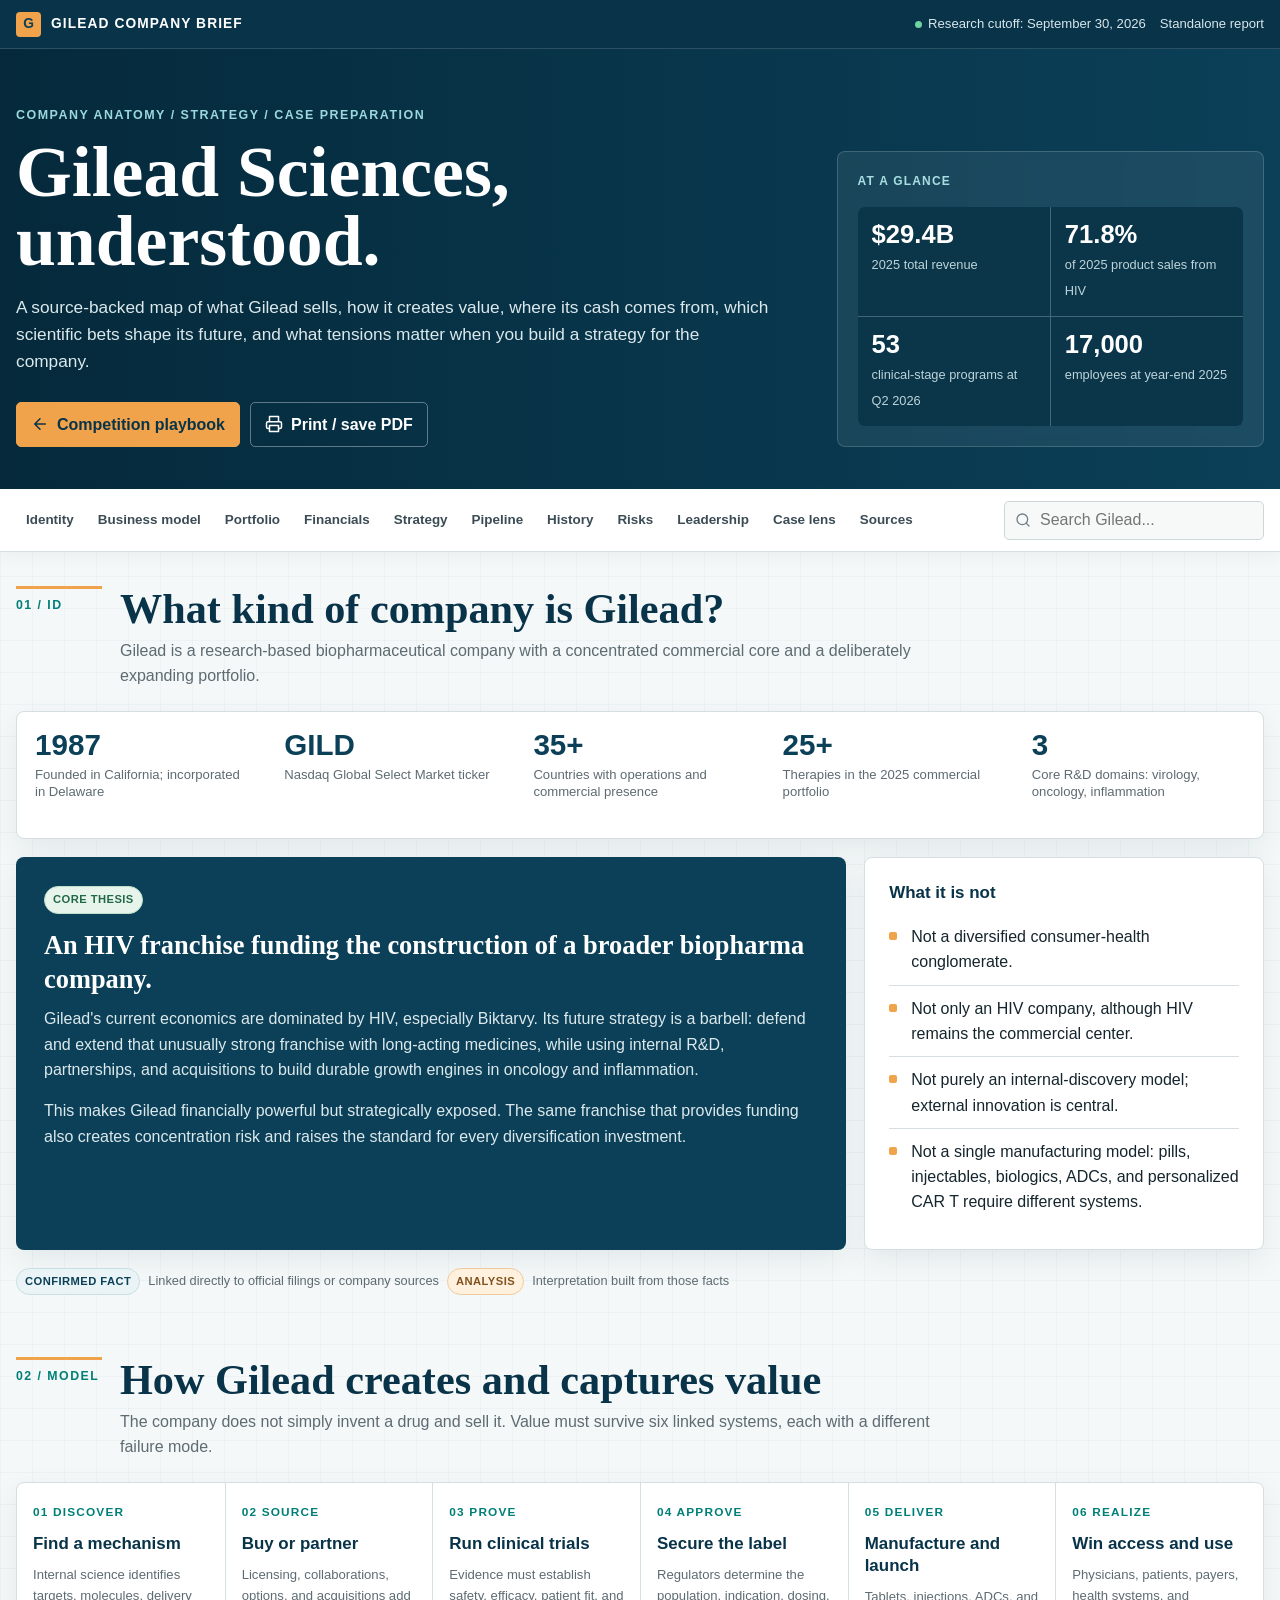
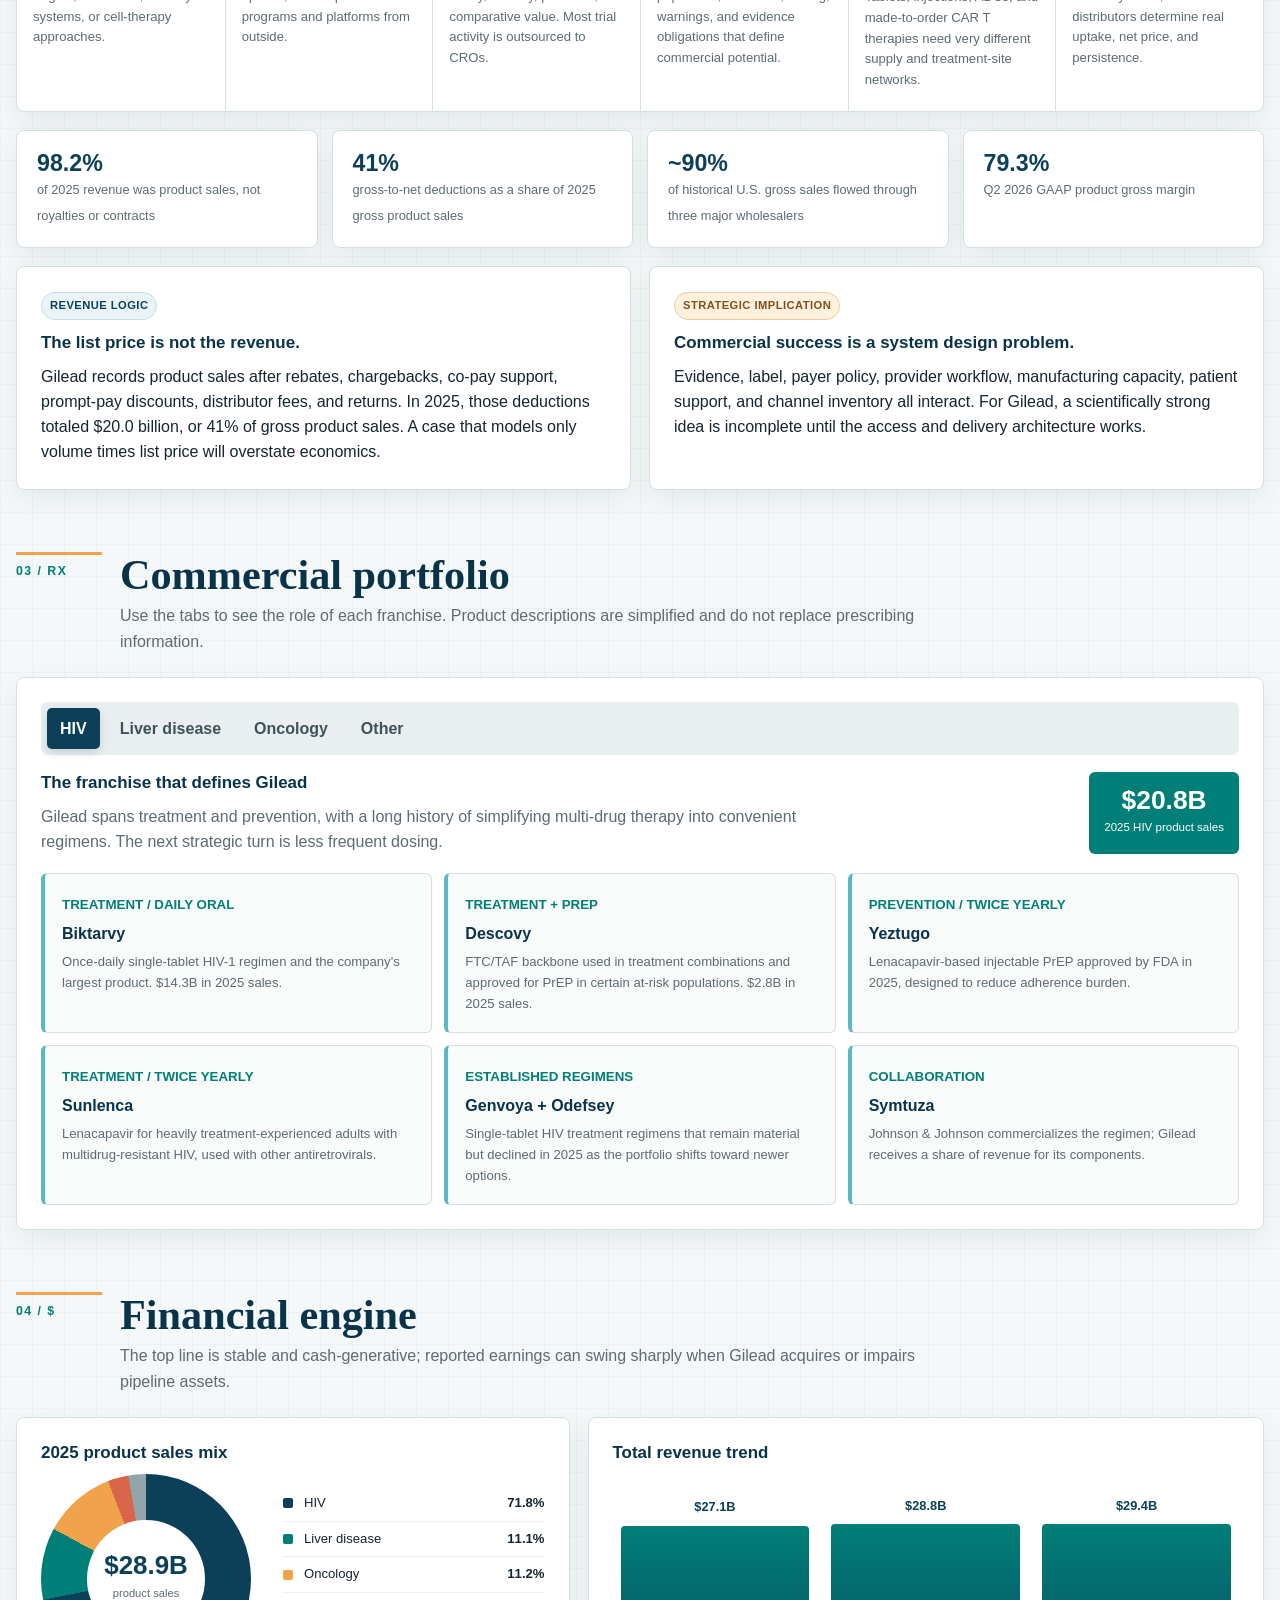
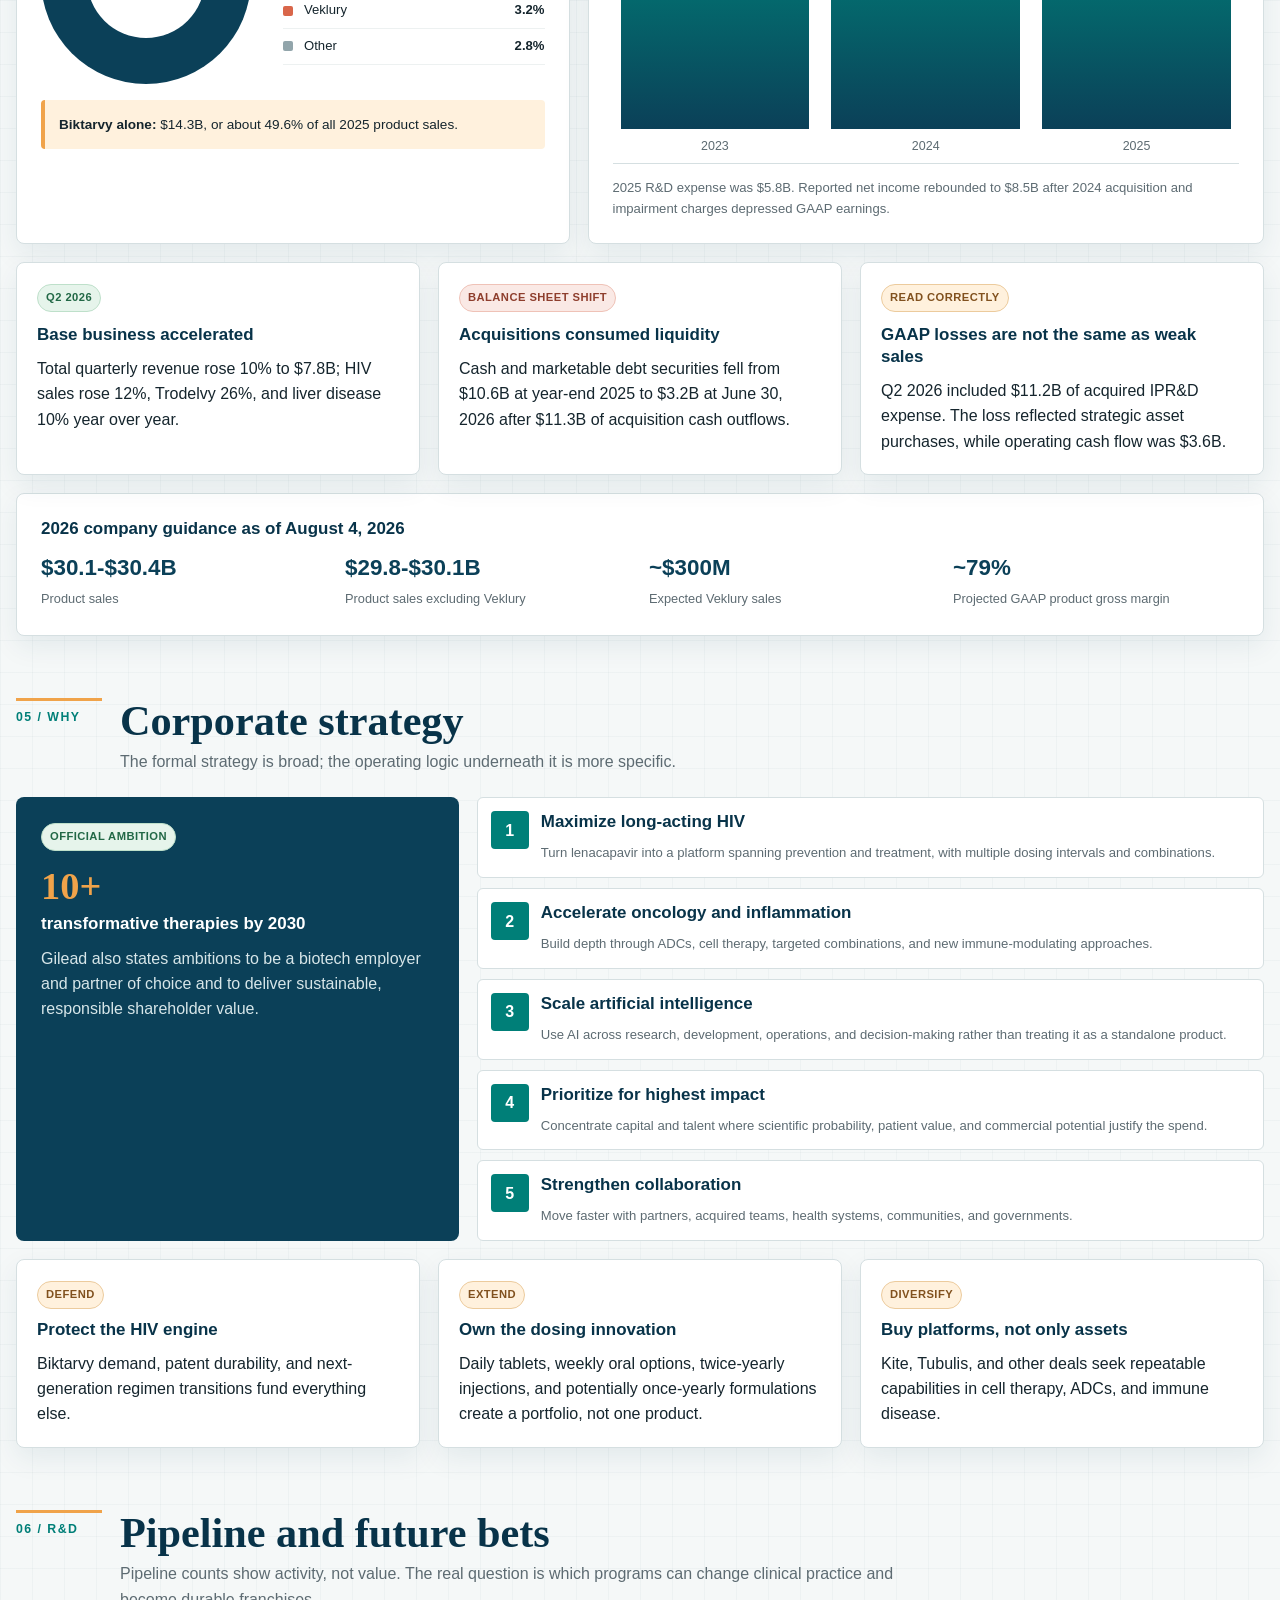
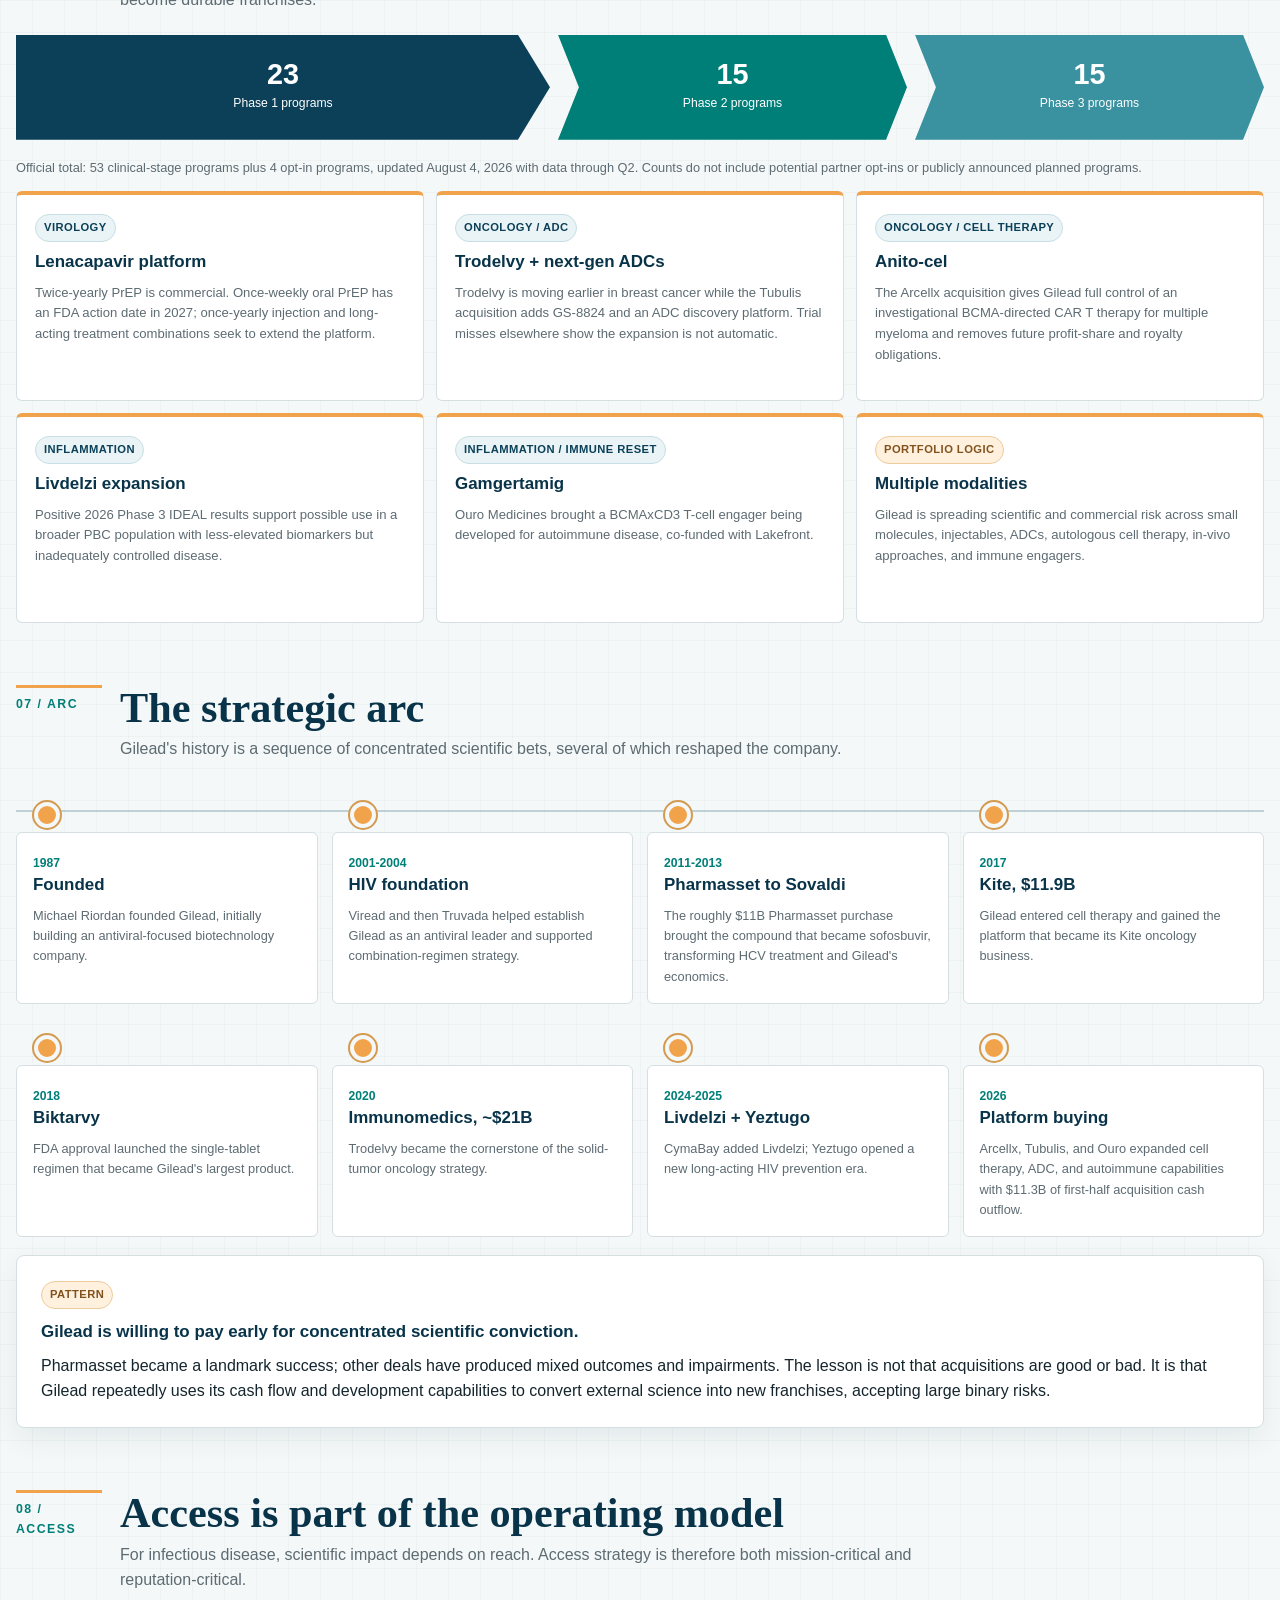
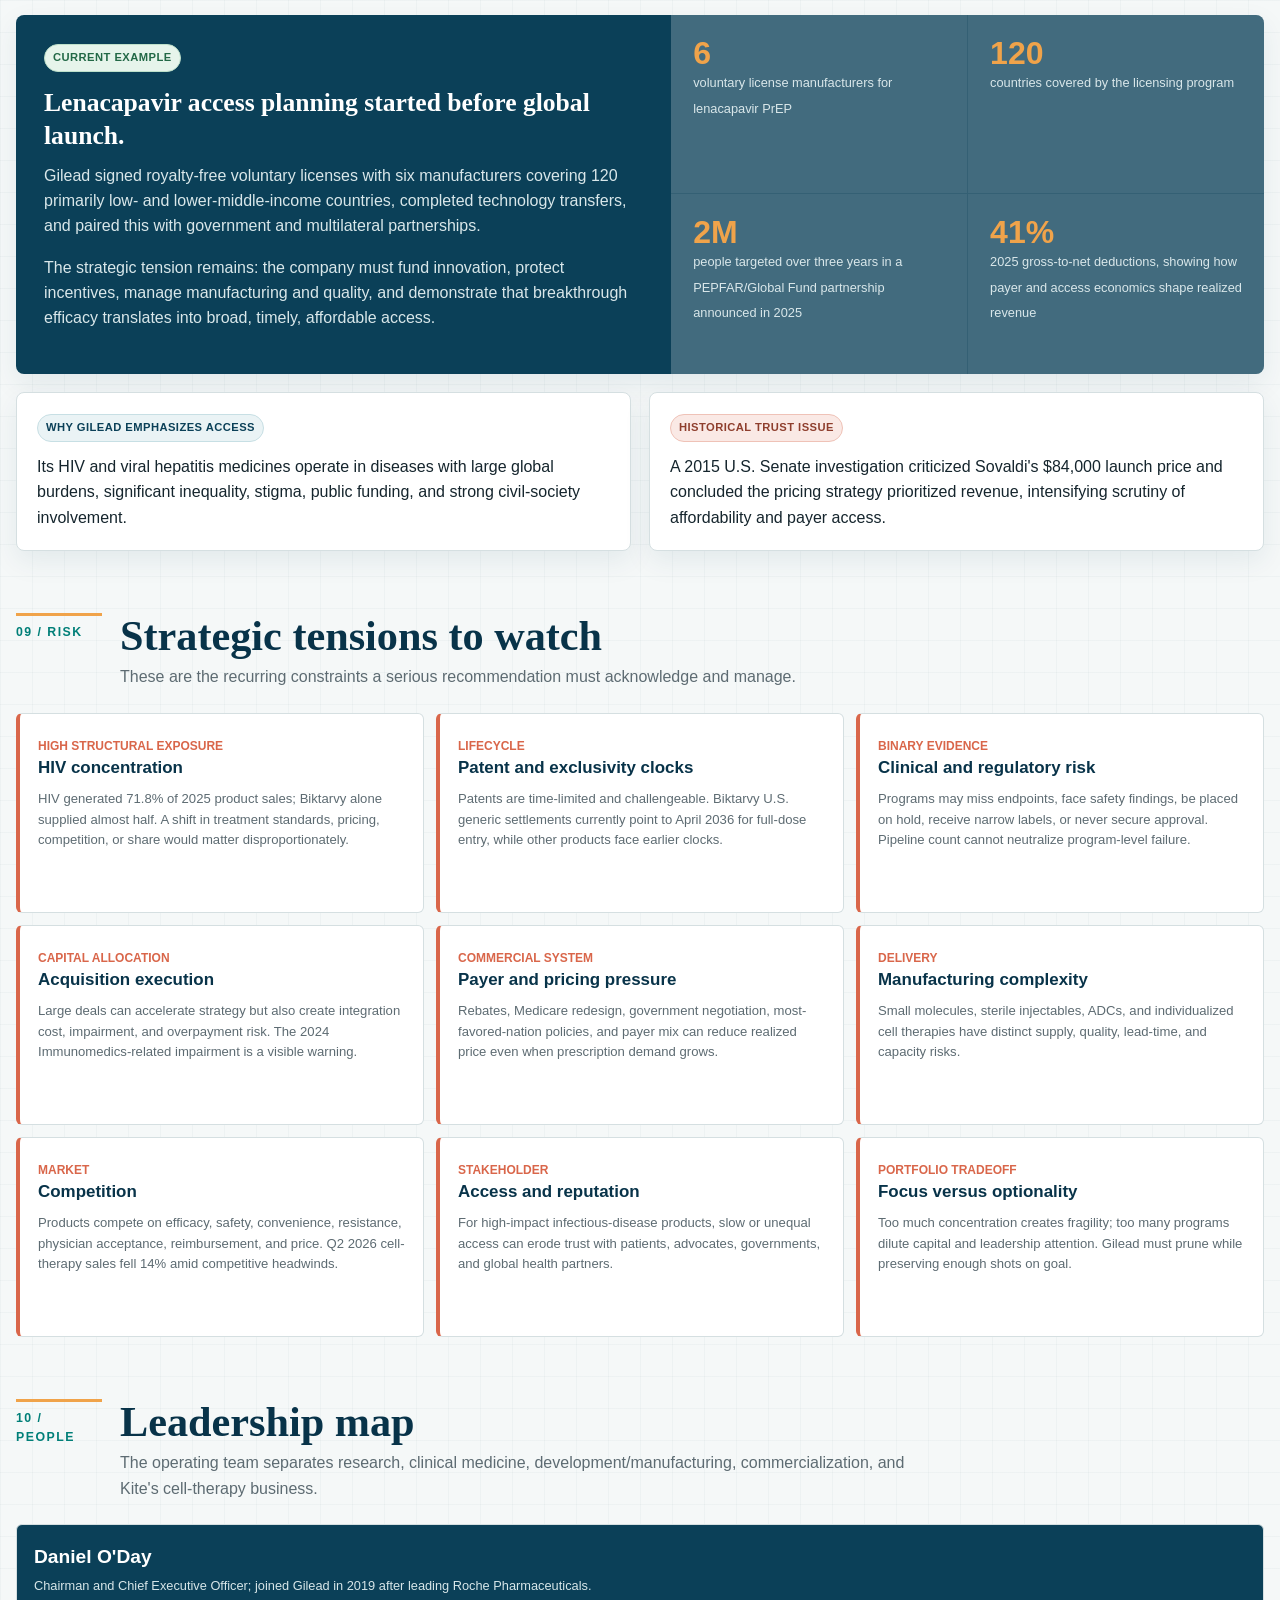
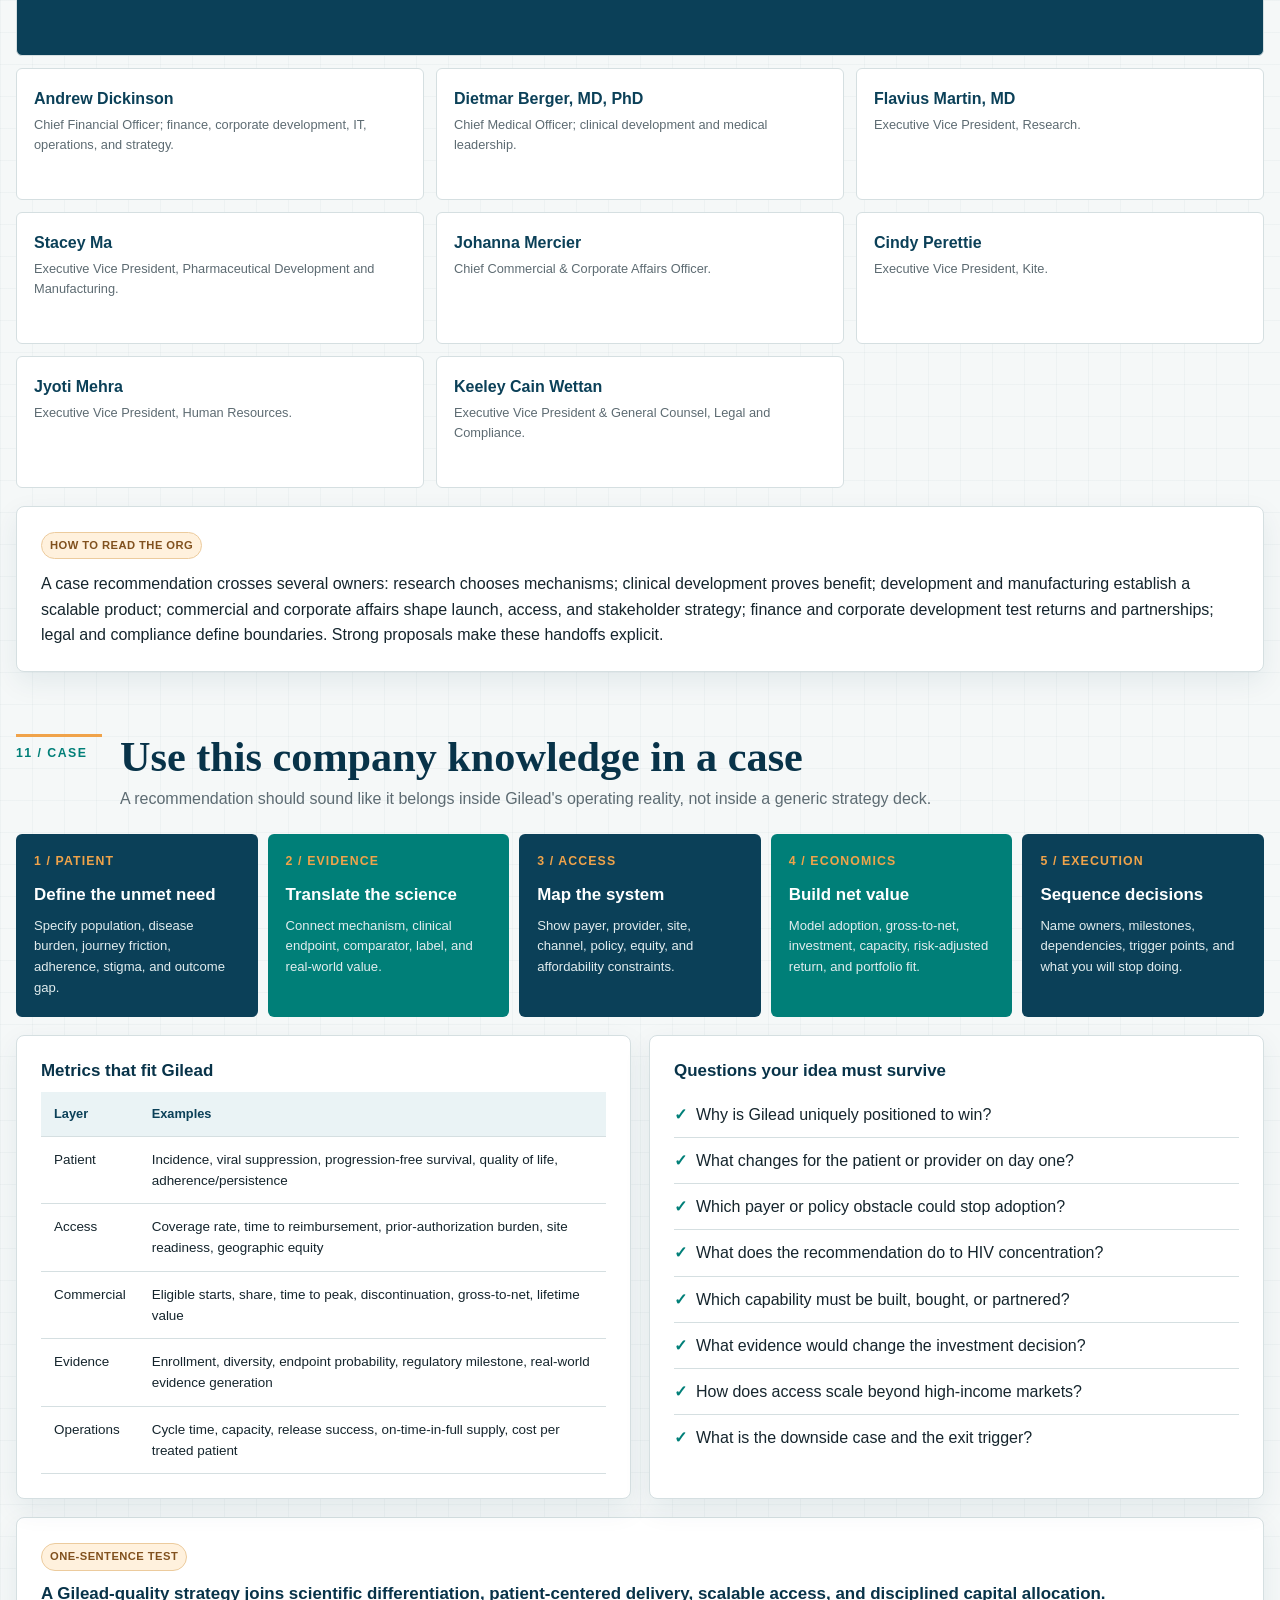
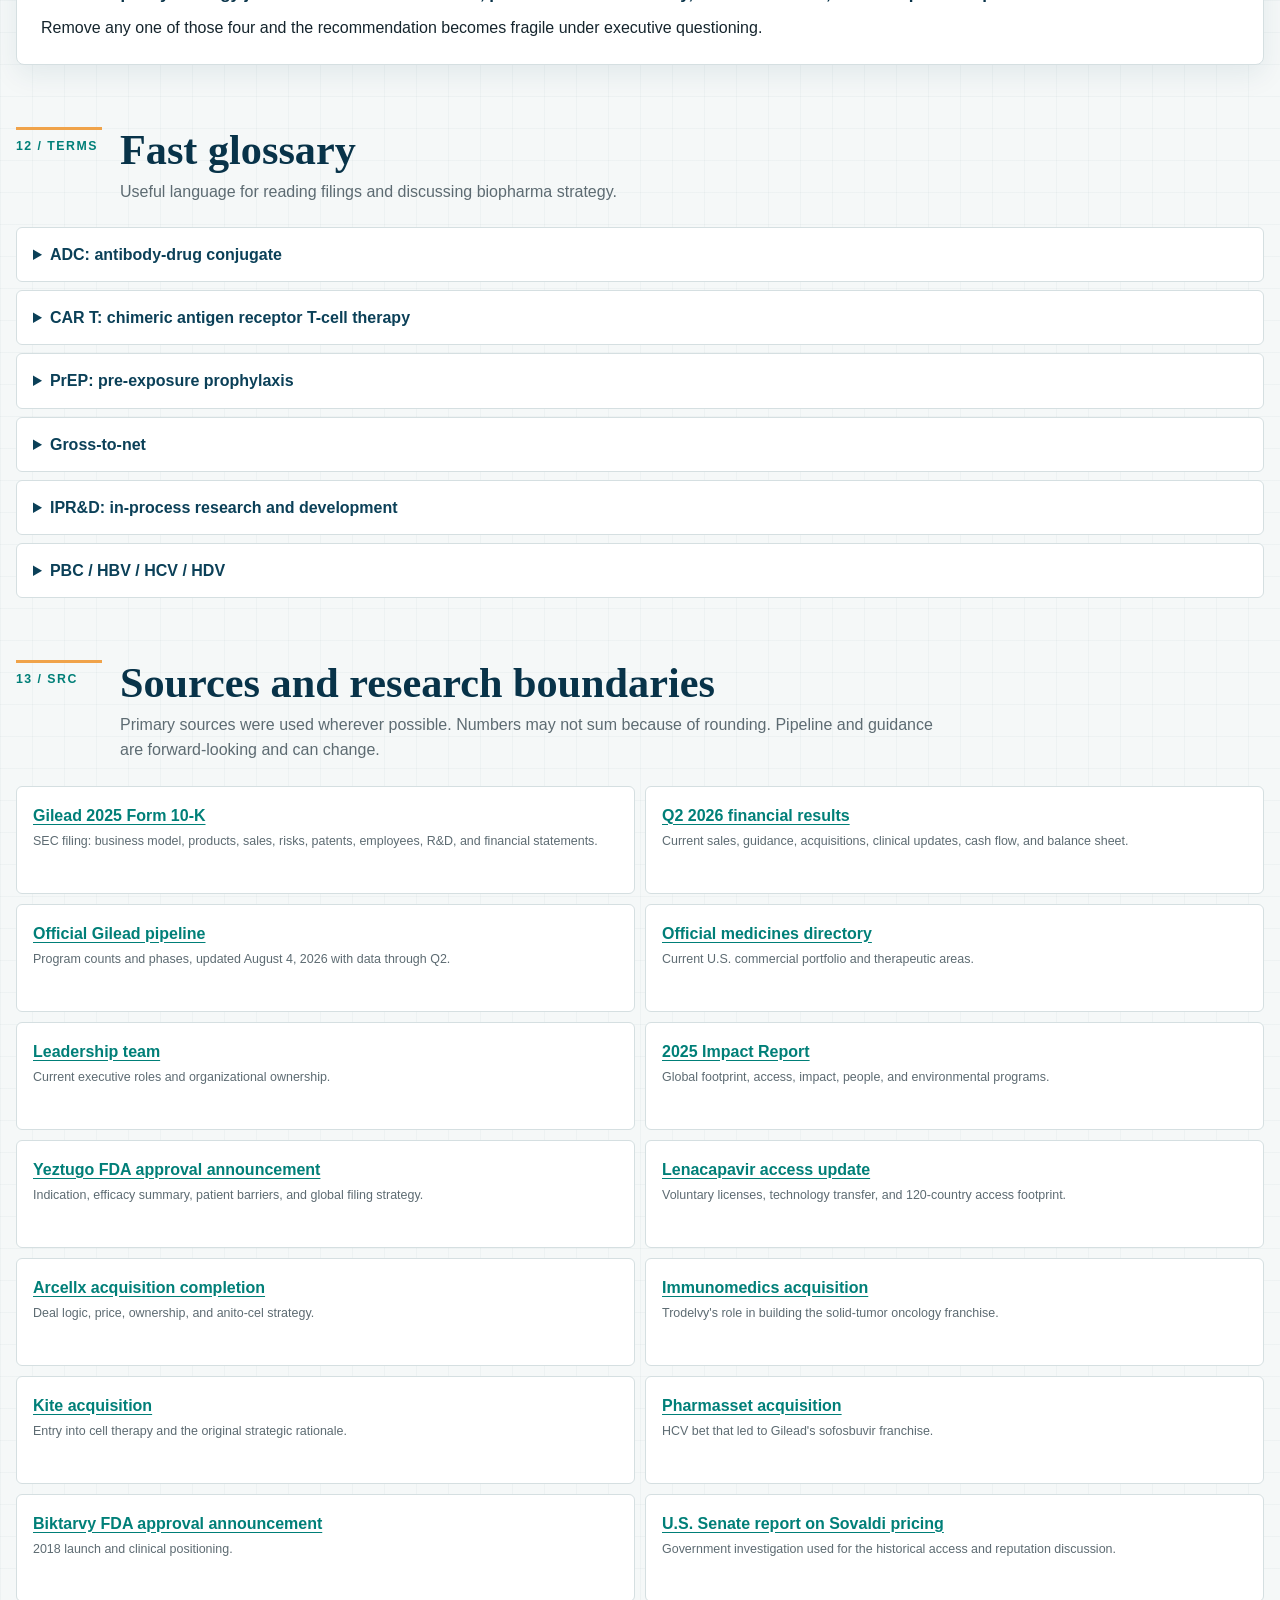
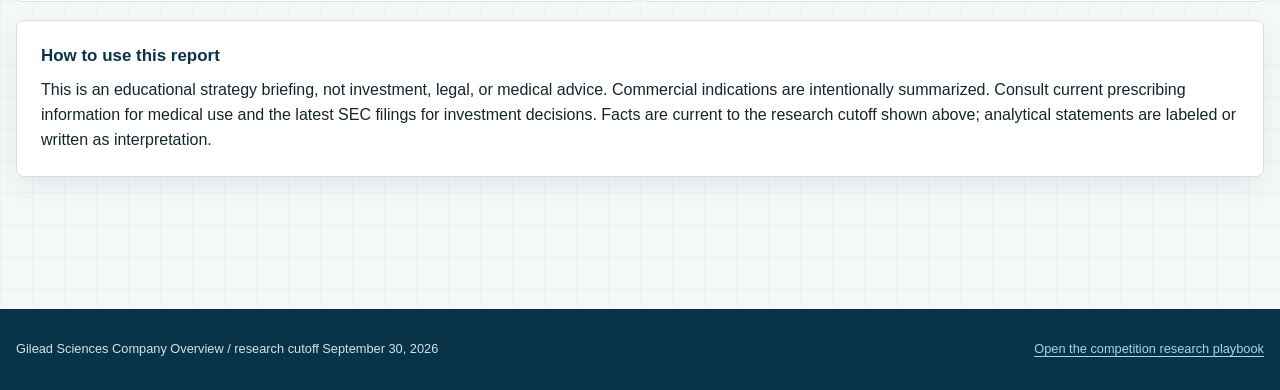
<file: docs/pages/competitions/gilead/gilead_company_overview.html>
<!doctype html>
<html lang="en">
<head>
  <meta charset="utf-8">
  <meta name="viewport" content="width=device-width, initial-scale=1">
  <meta name="description" content="A source-backed interactive company overview of Gilead Sciences for strategy and case competition preparation.">
  <title>Gilead Sciences Company Overview | Strategy Briefing</title>
  <link rel="icon" type="image/svg+xml" href="data:image/svg+xml,%3Csvg xmlns='http://www.w3.org/2000/svg' viewBox='0 0 64 64'%3E%3Crect width='64' height='64' rx='8' fill='%230b4058'/%3E%3Cpath d='M17 16h30v8H25v16h14v-5h-8v-7h16v20H17z' fill='%23fff'/%3E%3Cpath d='M47 16v8H25z' fill='%23f0a34a'/%3E%3C/svg%3E">
  <style>
    :root {
      --ink: #15252d;
      --muted: #5d6b72;
      --paper: #f5f8f8;
      --white: #ffffff;
      --navy: #0b4058;
      --navy-2: #083349;
      --teal: #007f78;
      --cyan: #5ab8c2;
      --orange: #f0a34a;
      --coral: #d9664a;
      --green: #31845c;
      --line: #d5dfe1;
      --soft-blue: #eaf3f5;
      --soft-teal: #e7f4f1;
      --soft-orange: #fff1dd;
      --soft-red: #fae9e5;
      --shadow: 0 10px 28px rgba(11, 64, 88, .08);
      --radius: 8px;
      --max: 1280px;
    }

    * { box-sizing: border-box; }

    html { scroll-behavior: smooth; }

    body {
      margin: 0;
      color: var(--ink);
      background:
        linear-gradient(rgba(11, 64, 88, .032) 1px, transparent 1px),
        linear-gradient(90deg, rgba(11, 64, 88, .032) 1px, transparent 1px),
        var(--paper);
      background-size: 32px 32px;
      font-family: Inter, ui-sans-serif, -apple-system, BlinkMacSystemFont, "Segoe UI", sans-serif;
      font-size: 16px;
      line-height: 1.58;
    }

    a { color: var(--teal); text-underline-offset: 3px; }
    a:hover { color: var(--navy); }

    button, input { font: inherit; }

    button:focus-visible,
    input:focus-visible,
    a:focus-visible {
      outline: 3px solid rgba(240, 163, 74, .62);
      outline-offset: 3px;
    }

    .skip-link {
      position: fixed;
      left: 16px;
      top: -80px;
      z-index: 100;
      padding: 10px 14px;
      color: var(--white);
      background: var(--navy);
      border-radius: 4px;
    }

    .skip-link:focus { top: 12px; }

    .topbar {
      color: var(--white);
      background: var(--navy-2);
      border-bottom: 1px solid rgba(255,255,255,.14);
    }

    .topbar-inner,
    .hero-inner,
    .nav-inner,
    main,
    footer > div {
      width: min(calc(100% - 32px), var(--max));
      margin-inline: auto;
    }

    .topbar-inner {
      min-height: 48px;
      display: flex;
      align-items: center;
      justify-content: space-between;
      gap: 20px;
      font-size: .82rem;
    }

    .wordmark {
      display: inline-flex;
      align-items: center;
      gap: 10px;
      color: var(--white);
      font-size: .86rem;
      font-weight: 800;
      letter-spacing: .08em;
      text-decoration: none;
    }

    .wordmark-mark {
      width: 25px;
      height: 25px;
      display: grid;
      place-items: center;
      color: var(--navy);
      background: var(--orange);
      border-radius: 4px;
      font-weight: 900;
      letter-spacing: 0;
    }

    .topbar-meta {
      display: flex;
      align-items: center;
      gap: 14px;
      color: #d8e7eb;
    }

    .status-dot {
      width: 7px;
      height: 7px;
      display: inline-block;
      margin-right: 6px;
      background: #6fd2a2;
      border-radius: 50%;
    }

    .hero {
      color: var(--white);
      background:
        linear-gradient(90deg, rgba(5, 41, 59, .98), rgba(11, 64, 88, .94)),
        var(--navy);
    }

    .hero-inner {
      min-height: 440px;
      padding: 54px 0 42px;
      display: grid;
      grid-template-columns: minmax(0, 1.45fr) minmax(300px, .8fr);
      gap: 46px;
      align-items: end;
    }

    .eyebrow {
      margin-bottom: 13px;
      color: #99d8dc;
      font-size: .78rem;
      font-weight: 800;
      letter-spacing: .12em;
      text-transform: uppercase;
    }

    h1, h2, h3, h4, p { margin-top: 0; }

    h1 {
      max-width: 820px;
      margin-bottom: 18px;
      font-family: Georgia, "Times New Roman", serif;
      font-size: clamp(2.55rem, 5.6vw, 5.25rem);
      line-height: .96;
      letter-spacing: 0;
      font-weight: 600;
    }

    .hero-lede {
      max-width: 760px;
      margin-bottom: 26px;
      color: #dbe9ec;
      font-size: 1.08rem;
    }

    .hero-actions {
      display: flex;
      flex-wrap: wrap;
      gap: 10px;
    }

    .button {
      min-height: 43px;
      display: inline-flex;
      align-items: center;
      justify-content: center;
      gap: 8px;
      padding: 9px 14px;
      color: var(--navy-2);
      background: var(--orange);
      border: 1px solid var(--orange);
      border-radius: 5px;
      font-weight: 760;
      text-decoration: none;
      cursor: pointer;
    }

    .button.secondary {
      color: var(--white);
      background: transparent;
      border-color: rgba(255,255,255,.36);
    }

    .button:hover { color: var(--navy-2); background: #ffc97f; }
    .button.secondary:hover { color: var(--white); background: rgba(255,255,255,.1); }

    .icon {
      width: 18px;
      height: 18px;
      fill: none;
      stroke: currentColor;
      stroke-width: 2;
      stroke-linecap: round;
      stroke-linejoin: round;
    }

    .snapshot {
      padding: 20px;
      background: rgba(255,255,255,.07);
      border: 1px solid rgba(255,255,255,.17);
      border-radius: var(--radius);
      backdrop-filter: blur(6px);
    }

    .snapshot-title {
      margin-bottom: 16px;
      color: #a7dfe2;
      font-size: .75rem;
      font-weight: 800;
      letter-spacing: .1em;
      text-transform: uppercase;
    }

    .snapshot-grid {
      display: grid;
      grid-template-columns: repeat(2, minmax(0, 1fr));
      gap: 1px;
      overflow: hidden;
      background: rgba(255,255,255,.17);
      border-radius: 6px;
    }

    .snapshot-item {
      min-height: 98px;
      padding: 14px;
      background: rgba(6, 48, 68, .9);
    }

    .snapshot-item strong {
      display: block;
      margin-bottom: 3px;
      color: var(--white);
      font-size: 1.6rem;
      line-height: 1.08;
    }

    .snapshot-item span { color: #bdd5da; font-size: .8rem; line-height: 1.3; }

    .sticky-nav {
      position: sticky;
      top: 0;
      z-index: 50;
      background: rgba(255,255,255,.96);
      border-bottom: 1px solid var(--line);
      box-shadow: 0 4px 18px rgba(11, 64, 88, .05);
      backdrop-filter: blur(12px);
    }

    .nav-inner {
      min-height: 62px;
      display: grid;
      grid-template-columns: minmax(0, 1fr) 260px;
      align-items: center;
      gap: 16px;
    }

    .nav-links {
      display: flex;
      gap: 4px;
      overflow-x: auto;
      scrollbar-width: thin;
    }

    .nav-links a {
      flex: 0 0 auto;
      padding: 9px 10px;
      color: #3b4c54;
      border-radius: 4px;
      font-size: .84rem;
      font-weight: 700;
      text-decoration: none;
    }

    .nav-links a:hover { color: var(--navy); background: var(--soft-blue); }

    .search-wrap { position: relative; }

    .search-wrap .icon {
      position: absolute;
      left: 11px;
      top: 50%;
      width: 16px;
      height: 16px;
      color: #718086;
      transform: translateY(-50%);
      pointer-events: none;
    }

    #siteSearch {
      width: 100%;
      height: 39px;
      padding: 8px 34px 8px 35px;
      color: var(--ink);
      background: #f7f9f9;
      border: 1px solid #cbd7d9;
      border-radius: 5px;
    }

    #clearSearch {
      position: absolute;
      right: 6px;
      top: 50%;
      width: 28px;
      height: 28px;
      display: none;
      place-items: center;
      padding: 0;
      color: #52636b;
      background: transparent;
      border: 0;
      border-radius: 4px;
      transform: translateY(-50%);
      cursor: pointer;
    }

    #clearSearch.visible { display: grid; }

    .search-status {
      display: none;
      padding: 10px 16px;
      color: var(--navy);
      background: #fff7e9;
      border-bottom: 1px solid #efd5ad;
      text-align: center;
      font-size: .88rem;
    }

    .search-status.visible { display: block; }

    main { padding: 34px 0 70px; }

    section {
      scroll-margin-top: 82px;
      margin-bottom: 62px;
    }

    .section-heading {
      margin-bottom: 23px;
      display: grid;
      grid-template-columns: 86px minmax(0, 1fr);
      gap: 18px;
      align-items: start;
    }

    .section-number {
      padding-top: 7px;
      color: var(--teal);
      border-top: 3px solid var(--orange);
      font-size: .77rem;
      font-weight: 850;
      letter-spacing: .12em;
    }

    h2 {
      margin-bottom: 6px;
      color: var(--navy-2);
      font-family: Georgia, "Times New Roman", serif;
      font-size: clamp(1.9rem, 3.3vw, 3rem);
      line-height: 1.08;
      letter-spacing: 0;
      font-weight: 600;
    }

    .section-heading p { max-width: 820px; margin-bottom: 0; color: var(--muted); }

    h3 {
      margin-bottom: 10px;
      color: var(--navy-2);
      font-size: 1.06rem;
      line-height: 1.3;
      letter-spacing: 0;
    }

    h4 { margin-bottom: 7px; color: var(--navy-2); font-size: .94rem; }

    .grid { display: grid; gap: 18px; }
    .grid.two { grid-template-columns: repeat(2, minmax(0, 1fr)); }
    .grid.three { grid-template-columns: repeat(3, minmax(0, 1fr)); }
    .grid.four { grid-template-columns: repeat(4, minmax(0, 1fr)); }

    .panel,
    .card {
      background: var(--white);
      border: 1px solid var(--line);
      border-radius: var(--radius);
      box-shadow: var(--shadow);
    }

    .panel { padding: 24px; }
    .card { padding: 20px; }

    .card p:last-child,
    .panel p:last-child { margin-bottom: 0; }

    .fact-strip {
      display: grid;
      grid-template-columns: repeat(5, minmax(0, 1fr));
      overflow: hidden;
      background: var(--line);
      border: 1px solid var(--line);
      border-radius: var(--radius);
      box-shadow: var(--shadow);
    }

    .fact {
      min-height: 126px;
      padding: 18px;
      background: var(--white);
    }

    .fact strong {
      display: block;
      margin-bottom: 6px;
      color: var(--navy);
      font-size: 1.85rem;
      line-height: 1;
    }

    .fact span { display: block; color: var(--muted); font-size: .82rem; line-height: 1.35; }

    .label {
      display: inline-flex;
      align-items: center;
      gap: 6px;
      padding: 4px 8px;
      color: var(--navy);
      background: var(--soft-blue);
      border: 1px solid #c7dfe4;
      border-radius: 999px;
      font-size: .7rem;
      font-weight: 800;
      letter-spacing: .04em;
      text-transform: uppercase;
    }

    .label.analysis { color: #81511e; background: var(--soft-orange); border-color: #eccb9d; }
    .label.risk { color: #8e3e2d; background: var(--soft-red); border-color: #efc2b7; }
    .label.current { color: #226846; background: #e6f4eb; border-color: #bee0ca; }

    .legend {
      margin-top: 18px;
      display: flex;
      flex-wrap: wrap;
      gap: 8px;
      align-items: center;
      color: var(--muted);
      font-size: .8rem;
    }

    .identity-layout {
      display: grid;
      grid-template-columns: minmax(0, 1.35fr) minmax(300px, .65fr);
      gap: 18px;
    }

    .thesis {
      padding: 28px;
      color: var(--white);
      background: var(--navy);
      border-radius: var(--radius);
      box-shadow: var(--shadow);
    }

    .thesis h3 { color: var(--white); font-family: Georgia, "Times New Roman", serif; font-size: 1.65rem; }
    .thesis p { color: #dce9ec; }

    .plain-list,
    .check-list {
      margin: 0;
      padding: 0;
      list-style: none;
    }

    .plain-list li,
    .check-list li {
      position: relative;
      padding: 10px 0 10px 22px;
      border-top: 1px solid var(--line);
    }

    .plain-list li:first-child,
    .check-list li:first-child { border-top: 0; }

    .plain-list li::before {
      content: "";
      position: absolute;
      left: 0;
      top: 18px;
      width: 8px;
      height: 8px;
      background: var(--orange);
      border-radius: 2px;
    }

    .check-list li::before {
      content: "\2713";
      position: absolute;
      left: 0;
      top: 10px;
      color: var(--teal);
      font-weight: 900;
    }

    .value-chain {
      display: grid;
      grid-template-columns: repeat(6, minmax(0, 1fr));
      gap: 0;
      overflow: hidden;
      background: var(--line);
      border: 1px solid var(--line);
      border-radius: var(--radius);
      box-shadow: var(--shadow);
    }

    .value-step {
      position: relative;
      min-height: 190px;
      padding: 20px 16px;
      background: var(--white);
    }

    .value-step + .value-step { border-left: 1px solid var(--line); }
    .value-step b { display: block; margin-bottom: 11px; color: var(--teal); font-size: .74rem; letter-spacing: .1em; }
    .value-step p { margin: 0; color: var(--muted); font-size: .82rem; }

    .economic-box {
      margin-top: 18px;
      display: grid;
      grid-template-columns: repeat(4, minmax(0, 1fr));
      gap: 14px;
    }

    .economic-box .card strong { display: block; color: var(--navy); font-size: 1.45rem; line-height: 1.1; }
    .economic-box .card span { color: var(--muted); font-size: .8rem; }

    .tabs {
      display: flex;
      flex-wrap: wrap;
      gap: 7px;
      margin-bottom: 17px;
      padding: 6px;
      background: #e9eff0;
      border-radius: 7px;
    }

    .tab-button {
      min-height: 41px;
      padding: 8px 13px;
      color: #405159;
      background: transparent;
      border: 0;
      border-radius: 5px;
      font-weight: 750;
      cursor: pointer;
    }

    .tab-button[aria-selected="true"] {
      color: var(--white);
      background: var(--navy);
      box-shadow: 0 4px 10px rgba(11,64,88,.16);
    }

    .tab-panel[hidden] { display: none; }

    .portfolio-head {
      display: grid;
      grid-template-columns: 1fr auto;
      gap: 18px;
      align-items: start;
      margin-bottom: 18px;
    }

    .portfolio-head p { max-width: 760px; margin-bottom: 0; color: var(--muted); }

    .portfolio-number {
      min-width: 145px;
      padding: 15px;
      color: var(--white);
      background: var(--teal);
      border-radius: 6px;
      text-align: center;
    }

    .portfolio-number strong { display: block; font-size: 1.65rem; line-height: 1; }
    .portfolio-number span { font-size: .72rem; }

    .product-grid {
      display: grid;
      grid-template-columns: repeat(3, minmax(0, 1fr));
      gap: 12px;
    }

    .product {
      min-height: 160px;
      padding: 17px;
      background: #f9fbfb;
      border: 1px solid var(--line);
      border-left: 4px solid var(--cyan);
      border-radius: 6px;
    }

    .product small { color: var(--teal); font-weight: 800; text-transform: uppercase; }
    .product h4 { margin: 5px 0 6px; font-size: 1rem; }
    .product p { margin: 0; color: var(--muted); font-size: .82rem; }

    .finance-layout {
      display: grid;
      grid-template-columns: minmax(320px, .9fr) minmax(0, 1.1fr);
      gap: 18px;
    }

    .donut-layout {
      display: grid;
      grid-template-columns: 220px minmax(0, 1fr);
      gap: 22px;
      align-items: center;
    }

    .donut {
      width: 210px;
      aspect-ratio: 1;
      position: relative;
      display: grid;
      place-items: center;
      background: conic-gradient(
        var(--navy) 0 71.8%,
        var(--teal) 71.8% 82.9%,
        var(--orange) 82.9% 94.1%,
        var(--coral) 94.1% 97.3%,
        #92a5ab 97.3% 100%
      );
      border-radius: 50%;
    }

    .donut::after {
      content: "";
      width: 118px;
      aspect-ratio: 1;
      position: absolute;
      background: var(--white);
      border-radius: 50%;
    }

    .donut-center { position: relative; z-index: 1; text-align: center; }
    .donut-center strong { display: block; color: var(--navy); font-size: 1.62rem; line-height: 1; }
    .donut-center span { color: var(--muted); font-size: .7rem; }

    .legend-list { display: grid; gap: 7px; }

    .legend-row {
      display: grid;
      grid-template-columns: 12px 1fr auto;
      gap: 9px;
      align-items: center;
      padding-bottom: 7px;
      border-bottom: 1px solid #edf1f1;
      font-size: .82rem;
    }

    .swatch { width: 10px; height: 10px; border-radius: 2px; }

    .bar-chart { height: 290px; display: flex; align-items: end; gap: 22px; padding: 22px 8px 6px; border-bottom: 1px solid var(--line); }

    .bar-col {
      flex: 1;
      min-width: 0;
      height: 100%;
      display: flex;
      flex-direction: column;
      justify-content: end;
      align-items: stretch;
      gap: 8px;
      text-align: center;
    }

    .bar-value { color: var(--navy); font-size: .8rem; font-weight: 800; }
    .bar { min-height: 20px; background: linear-gradient(180deg, var(--teal), var(--navy)); border-radius: 4px 4px 0 0; }
    .bar-col span:last-child { color: var(--muted); font-size: .78rem; }

    .finance-note {
      margin-top: 16px;
      padding: 14px;
      background: var(--soft-orange);
      border-left: 4px solid var(--orange);
      border-radius: 4px;
      font-size: .85rem;
    }

    .strategy-map {
      display: grid;
      grid-template-columns: minmax(260px, .72fr) minmax(0, 1.28fr);
      gap: 18px;
    }

    .ambition {
      padding: 25px;
      color: var(--white);
      background: var(--navy);
      border-radius: var(--radius);
    }

    .ambition strong {
      display: block;
      margin-bottom: 8px;
      color: var(--orange);
      font-family: Georgia, "Times New Roman", serif;
      font-size: 2.4rem;
      line-height: 1;
    }

    .priority-list { display: grid; gap: 10px; }

    .priority {
      display: grid;
      grid-template-columns: 38px 1fr;
      gap: 12px;
      align-items: start;
      padding: 13px;
      background: var(--white);
      border: 1px solid var(--line);
      border-radius: 6px;
    }

    .priority b {
      width: 38px;
      height: 38px;
      display: grid;
      place-items: center;
      color: var(--white);
      background: var(--teal);
      border-radius: 4px;
    }

    .priority p { margin: 2px 0 0; color: var(--muted); font-size: .82rem; }

    .pipeline-funnel {
      display: grid;
      grid-template-columns: 1.53fr 1fr 1fr;
      gap: 8px;
      align-items: center;
      margin-bottom: 18px;
    }

    .phase {
      min-height: 105px;
      display: grid;
      place-items: center;
      padding: 14px;
      color: var(--white);
      background: var(--navy);
      clip-path: polygon(0 0, 94% 0, 100% 50%, 94% 100%, 0 100%, 6% 50%);
      text-align: center;
    }

    .phase:first-child { clip-path: polygon(0 0, 94% 0, 100% 50%, 94% 100%, 0 100%); }
    .phase:nth-child(2) { background: var(--teal); }
    .phase:nth-child(3) { background: #3a91a0; }
    .phase strong { display: block; font-size: 1.8rem; line-height: 1; }
    .phase span { font-size: .76rem; }

    .bet-grid { display: grid; grid-template-columns: repeat(3, minmax(0, 1fr)); gap: 12px; }

    .bet {
      min-height: 210px;
      padding: 18px;
      background: var(--white);
      border: 1px solid var(--line);
      border-top: 4px solid var(--orange);
      border-radius: 6px;
    }

    .bet p { color: var(--muted); font-size: .82rem; }
    .bet .label { margin-bottom: 9px; }

    .timeline {
      position: relative;
      display: grid;
      grid-template-columns: repeat(4, minmax(0, 1fr));
      gap: 14px;
    }

    .timeline::before {
      content: "";
      position: absolute;
      left: 0;
      right: 0;
      top: 25px;
      height: 2px;
      background: #bfd1d5;
    }

    .milestone { position: relative; padding-top: 47px; }

    .milestone::before {
      content: "";
      position: absolute;
      top: 17px;
      left: 18px;
      width: 18px;
      height: 18px;
      background: var(--orange);
      border: 4px solid var(--paper);
      border-radius: 50%;
      box-shadow: 0 0 0 2px #d49a50;
    }

    .milestone-card {
      height: 100%;
      padding: 16px;
      background: var(--white);
      border: 1px solid var(--line);
      border-radius: 6px;
    }

    .milestone-card time { color: var(--teal); font-size: .76rem; font-weight: 850; }
    .milestone-card p { margin: 4px 0 0; color: var(--muted); font-size: .8rem; }

    .risk-matrix {
      display: grid;
      grid-template-columns: repeat(3, minmax(0, 1fr));
      gap: 12px;
    }

    .risk-card {
      min-height: 200px;
      padding: 18px;
      background: var(--white);
      border: 1px solid var(--line);
      border-left: 4px solid var(--coral);
      border-radius: 6px;
    }

    .risk-card p { color: var(--muted); font-size: .82rem; }
    .risk-card strong { color: var(--coral); font-size: .75rem; text-transform: uppercase; }

    .access-band {
      display: grid;
      grid-template-columns: 1.05fr .95fr;
      overflow: hidden;
      background: var(--navy);
      border-radius: var(--radius);
      box-shadow: var(--shadow);
    }

    .access-copy { padding: 28px; color: var(--white); }
    .access-copy h3 { color: var(--white); font-family: Georgia, "Times New Roman", serif; font-size: 1.6rem; }
    .access-copy p { color: #d9e7ea; }

    .access-metrics {
      display: grid;
      grid-template-columns: repeat(2, minmax(0, 1fr));
      gap: 1px;
      background: rgba(255,255,255,.17);
    }

    .access-metric { min-height: 150px; padding: 22px; background: rgba(255,255,255,.07); }
    .access-metric strong { display: block; color: var(--orange); font-size: 2rem; line-height: 1; }
    .access-metric span { color: #d9e7ea; font-size: .8rem; }

    .leadership-grid {
      display: grid;
      grid-template-columns: repeat(3, minmax(0, 1fr));
      gap: 12px;
    }

    .leader {
      min-height: 132px;
      padding: 17px;
      background: var(--white);
      border: 1px solid var(--line);
      border-radius: 6px;
    }

    .leader b { display: block; margin-bottom: 4px; color: var(--navy); }
    .leader span { display: block; color: var(--muted); font-size: .8rem; }
    .leader.ceo { color: var(--white); background: var(--navy); grid-column: span 3; }
    .leader.ceo b { color: var(--white); font-size: 1.2rem; }
    .leader.ceo span { color: #d7e6e9; }

    .case-framework {
      display: grid;
      grid-template-columns: repeat(5, minmax(0, 1fr));
      gap: 10px;
    }

    .case-step {
      position: relative;
      min-height: 180px;
      padding: 18px;
      color: var(--white);
      background: var(--navy);
      border-radius: 6px;
    }

    .case-step:nth-child(2),
    .case-step:nth-child(4) { background: var(--teal); }

    .case-step b { display: block; margin-bottom: 12px; color: var(--orange); font-size: .77rem; letter-spacing: .09em; }
    .case-step p { margin: 0; color: #e1ecee; font-size: .82rem; }

    .kpi-table { width: 100%; border-collapse: collapse; }
    .kpi-table th, .kpi-table td { padding: 12px 13px; border-bottom: 1px solid var(--line); text-align: left; vertical-align: top; }
    .kpi-table th { color: var(--navy); background: var(--soft-blue); font-size: .8rem; }
    .kpi-table td { font-size: .84rem; }

    details {
      background: var(--white);
      border: 1px solid var(--line);
      border-radius: 6px;
    }

    details + details { margin-top: 8px; }

    summary {
      padding: 14px 16px;
      color: var(--navy);
      font-weight: 780;
      cursor: pointer;
    }

    details p { padding: 0 16px 16px; margin: 0; color: var(--muted); font-size: .86rem; }

    .source-list {
      display: grid;
      grid-template-columns: repeat(2, minmax(0, 1fr));
      gap: 10px;
      margin: 0;
      padding: 0;
      list-style: none;
    }

    .source-list li {
      min-height: 108px;
      padding: 16px;
      background: var(--white);
      border: 1px solid var(--line);
      border-radius: 6px;
    }

    .source-list a { font-weight: 760; }
    .source-list span { display: block; margin-top: 4px; color: var(--muted); font-size: .78rem; }

    .hidden-by-search { display: none !important; }

    .empty-state {
      display: none;
      padding: 34px;
      color: var(--muted);
      background: var(--white);
      border: 1px dashed #aebdc1;
      border-radius: 6px;
      text-align: center;
    }

    .empty-state.visible { display: block; }

    footer {
      padding: 30px 0;
      color: #d5e3e6;
      background: var(--navy-2);
      font-size: .8rem;
    }

    footer > div { display: flex; justify-content: space-between; gap: 20px; }
    footer a { color: #9edce0; }

    @media print {
      .sticky-nav, .hero-actions, .skip-link { display: none !important; }
      body { background: #fff; }
      .hero { color: #000; background: #fff; border-bottom: 2px solid #000; }
      .hero-lede, .snapshot-item span, .thesis p, .access-copy p, .access-metric span { color: #333; }
      .snapshot, .snapshot-item, .thesis, .ambition, .access-band, .access-metric, .case-step { color: #000; background: #fff; border: 1px solid #999; }
      .snapshot-item strong, .thesis h3, .access-copy h3, .leader.ceo b, .leader.ceo, .leader.ceo span { color: #000; }
      section { break-inside: avoid; }
    }

    @media (max-width: 1020px) {
      .hero-inner,
      .identity-layout,
      .finance-layout,
      .strategy-map,
      .access-band { grid-template-columns: 1fr; }

      .fact-strip { grid-template-columns: repeat(3, minmax(0, 1fr)); }
      .value-chain { grid-template-columns: repeat(3, minmax(0, 1fr)); }
      .value-step:nth-child(4) { border-left: 0; }
      .product-grid, .bet-grid, .risk-matrix, .leadership-grid { grid-template-columns: repeat(2, minmax(0, 1fr)); }
      .timeline { grid-template-columns: repeat(2, minmax(0, 1fr)); }
      .case-framework { grid-template-columns: repeat(3, minmax(0, 1fr)); }
      .leader.ceo { grid-column: span 2; }
    }

    @media (max-width: 760px) {
      .topbar-meta span:first-child { display: none; }
      .hero-inner { min-height: 0; padding: 40px 0 34px; gap: 28px; }
      h1 { font-size: clamp(2.4rem, 13vw, 4rem); }
      .nav-inner { grid-template-columns: 1fr; padding: 8px 0; gap: 7px; }
      .nav-links { order: 2; }
      main { padding-top: 25px; }
      section { margin-bottom: 48px; }
      .section-heading { grid-template-columns: 54px minmax(0, 1fr); gap: 13px; }
      .fact-strip { grid-template-columns: repeat(2, minmax(0, 1fr)); }
      .grid.two, .grid.three, .grid.four { grid-template-columns: 1fr; }
      .economic-box { grid-template-columns: repeat(2, minmax(0, 1fr)); }
      .donut-layout { grid-template-columns: 1fr; justify-items: center; }
      .legend-list { width: 100%; }
      .portfolio-head { grid-template-columns: 1fr; }
      .portfolio-number { text-align: left; }
      .product-grid, .bet-grid, .risk-matrix, .leadership-grid, .source-list { grid-template-columns: 1fr; }
      .leader.ceo { grid-column: span 1; }
      .pipeline-funnel { grid-template-columns: 1fr; }
      .phase, .phase:first-child { clip-path: none; border-radius: 6px; }
      .timeline { grid-template-columns: 1fr; }
      .timeline::before { left: 25px; top: 0; bottom: 0; width: 2px; height: auto; }
      .milestone { padding: 0 0 0 54px; }
      .milestone::before { top: 17px; left: 17px; }
      .case-framework { grid-template-columns: 1fr; }
      .kpi-scroll { overflow-x: auto; }
      footer > div { display: grid; }
    }

    @media (max-width: 520px) {
      .topbar-inner, .hero-inner, .nav-inner, main, footer > div { width: min(calc(100% - 22px), var(--max)); }
      .snapshot-grid, .fact-strip, .economic-box, .access-metrics { grid-template-columns: 1fr; }
      .value-chain { grid-template-columns: 1fr; }
      .value-step + .value-step { border-left: 0; border-top: 1px solid var(--line); }
      .panel, .card { padding: 17px; }
      .bar-chart { gap: 10px; }
      .hero-actions { display: grid; }
    }
  </style>
</head>
<body>
  <a class="skip-link" href="#main">Skip to company briefing</a>

  <div class="topbar">
    <div class="topbar-inner">
      <a class="wordmark" href="#top" aria-label="Gilead company overview home">
        <span class="wordmark-mark">G</span>
        GILEAD COMPANY BRIEF
      </a>
      <div class="topbar-meta">
        <span><span class="status-dot"></span>Research cutoff: September 30, 2026</span>
        <span>Standalone report</span>
      </div>
    </div>
  </div>

  <header class="hero" id="top">
    <div class="hero-inner">
      <div>
        <div class="eyebrow">Company anatomy / strategy / case preparation</div>
        <h1>Gilead Sciences, understood.</h1>
        <p class="hero-lede">
          A source-backed map of what Gilead sells, how it creates value, where its cash comes from,
          which scientific bets shape its future, and what tensions matter when you build a strategy for the company.
        </p>
        <div class="hero-actions">
          <a class="button" href="playbook.html">
            <svg class="icon" aria-hidden="true" viewBox="0 0 24 24"><path d="M19 12H5M12 19l-7-7 7-7"/></svg>
            Competition playbook
          </a>
          <button class="button secondary" id="printPage" type="button">
            <svg class="icon" aria-hidden="true" viewBox="0 0 24 24"><path d="M6 9V2h12v7M6 18H4a2 2 0 0 1-2-2v-5a2 2 0 0 1 2-2h16a2 2 0 0 1 2 2v5a2 2 0 0 1-2 2h-2M6 14h12v8H6z"/></svg>
            Print / save PDF
          </button>
        </div>
      </div>

      <aside class="snapshot" aria-label="Gilead at a glance">
        <div class="snapshot-title">At a glance</div>
        <div class="snapshot-grid">
          <div class="snapshot-item"><strong>$29.4B</strong><span>2025 total revenue</span></div>
          <div class="snapshot-item"><strong>71.8%</strong><span>of 2025 product sales from HIV</span></div>
          <div class="snapshot-item"><strong>53</strong><span>clinical-stage programs at Q2 2026</span></div>
          <div class="snapshot-item"><strong>17,000</strong><span>employees at year-end 2025</span></div>
        </div>
      </aside>
    </div>
  </header>

  <nav class="sticky-nav" aria-label="Company overview sections">
    <div class="nav-inner">
      <div class="nav-links">
        <a href="#identity">Identity</a>
        <a href="#model">Business model</a>
        <a href="#portfolio">Portfolio</a>
        <a href="#financials">Financials</a>
        <a href="#strategy">Strategy</a>
        <a href="#pipeline">Pipeline</a>
        <a href="#history">History</a>
        <a href="#risks">Risks</a>
        <a href="#leadership">Leadership</a>
        <a href="#case-lens">Case lens</a>
        <a href="#sources">Sources</a>
      </div>
      <div class="search-wrap">
        <svg class="icon" aria-hidden="true" viewBox="0 0 24 24"><circle cx="11" cy="11" r="8"/><path d="m21 21-4.35-4.35"/></svg>
        <label for="siteSearch" style="position:absolute;clip:rect(0 0 0 0);clip-path:inset(50%);height:1px;width:1px;overflow:hidden">Search this company overview</label>
        <input id="siteSearch" type="search" placeholder="Search Gilead..." autocomplete="off">
        <button id="clearSearch" type="button" aria-label="Clear search">x</button>
      </div>
    </div>
    <div class="search-status" id="searchStatus" aria-live="polite"></div>
  </nav>

  <main id="main">
    <div class="empty-state" id="emptyState">
      <h3>No section matches that search.</h3>
      <p>Try a product name such as Biktarvy, a topic such as oncology, or a term such as acquisition.</p>
    </div>

    <section id="identity" data-search-block data-search="identity overview company mission founded headquarters countries employees therapeutic areas virology oncology inflammation">
      <div class="section-heading">
        <div class="section-number">01 / ID</div>
        <div>
          <h2>What kind of company is Gilead?</h2>
          <p>Gilead is a research-based biopharmaceutical company with a concentrated commercial core and a deliberately expanding portfolio.</p>
        </div>
      </div>

      <div class="fact-strip">
        <div class="fact"><strong>1987</strong><span>Founded in California; incorporated in Delaware</span></div>
        <div class="fact"><strong>GILD</strong><span>Nasdaq Global Select Market ticker</span></div>
        <div class="fact"><strong>35+</strong><span>Countries with operations and commercial presence</span></div>
        <div class="fact"><strong>25+</strong><span>Therapies in the 2025 commercial portfolio</span></div>
        <div class="fact"><strong>3</strong><span>Core R&amp;D domains: virology, oncology, inflammation</span></div>
      </div>

      <div class="identity-layout" style="margin-top:18px">
        <div class="thesis">
          <span class="label current">Core thesis</span>
          <h3 style="margin-top:14px">An HIV franchise funding the construction of a broader biopharma company.</h3>
          <p>
            Gilead's current economics are dominated by HIV, especially Biktarvy. Its future strategy is a barbell:
            defend and extend that unusually strong franchise with long-acting medicines, while using internal R&amp;D,
            partnerships, and acquisitions to build durable growth engines in oncology and inflammation.
          </p>
          <p>
            This makes Gilead financially powerful but strategically exposed. The same franchise that provides funding
            also creates concentration risk and raises the standard for every diversification investment.
          </p>
        </div>

        <div class="panel">
          <h3>What it is not</h3>
          <ul class="plain-list">
            <li>Not a diversified consumer-health conglomerate.</li>
            <li>Not only an HIV company, although HIV remains the commercial center.</li>
            <li>Not purely an internal-discovery model; external innovation is central.</li>
            <li>Not a single manufacturing model: pills, injectables, biologics, ADCs, and personalized CAR T require different systems.</li>
          </ul>
        </div>
      </div>

      <div class="legend">
        <span class="label">Confirmed fact</span> Linked directly to official filings or company sources
        <span class="label analysis">Analysis</span> Interpretation built from those facts
      </div>
    </section>

    <section id="model" data-search-block data-search="business model research development licensing acquisition clinical trials regulatory manufacturing commercialization wholesalers payers gross to net rebates patents value chain">
      <div class="section-heading">
        <div class="section-number">02 / MODEL</div>
        <div>
          <h2>How Gilead creates and captures value</h2>
          <p>The company does not simply invent a drug and sell it. Value must survive six linked systems, each with a different failure mode.</p>
        </div>
      </div>

      <div class="value-chain">
        <div class="value-step"><b>01 DISCOVER</b><h3>Find a mechanism</h3><p>Internal science identifies targets, molecules, delivery systems, or cell-therapy approaches.</p></div>
        <div class="value-step"><b>02 SOURCE</b><h3>Buy or partner</h3><p>Licensing, collaborations, options, and acquisitions add programs and platforms from outside.</p></div>
        <div class="value-step"><b>03 PROVE</b><h3>Run clinical trials</h3><p>Evidence must establish safety, efficacy, patient fit, and comparative value. Most trial activity is outsourced to CROs.</p></div>
        <div class="value-step"><b>04 APPROVE</b><h3>Secure the label</h3><p>Regulators determine the population, indication, dosing, warnings, and evidence obligations that define commercial potential.</p></div>
        <div class="value-step"><b>05 DELIVER</b><h3>Manufacture and launch</h3><p>Tablets, injections, ADCs, and made-to-order CAR T therapies need very different supply and treatment-site networks.</p></div>
        <div class="value-step"><b>06 REALIZE</b><h3>Win access and use</h3><p>Physicians, patients, payers, health systems, and distributors determine real uptake, net price, and persistence.</p></div>
      </div>

      <div class="economic-box">
        <div class="card"><strong>98.2%</strong><span>of 2025 revenue was product sales, not royalties or contracts</span></div>
        <div class="card"><strong>41%</strong><span>gross-to-net deductions as a share of 2025 gross product sales</span></div>
        <div class="card"><strong>~90%</strong><span>of historical U.S. gross sales flowed through three major wholesalers</span></div>
        <div class="card"><strong>79.3%</strong><span>Q2 2026 GAAP product gross margin</span></div>
      </div>

      <div class="grid two" style="margin-top:18px">
        <div class="panel">
          <span class="label">Revenue logic</span>
          <h3 style="margin-top:12px">The list price is not the revenue.</h3>
          <p>
            Gilead records product sales after rebates, chargebacks, co-pay support, prompt-pay discounts,
            distributor fees, and returns. In 2025, those deductions totaled $20.0 billion, or 41% of gross product sales.
            A case that models only volume times list price will overstate economics.
          </p>
        </div>
        <div class="panel">
          <span class="label analysis">Strategic implication</span>
          <h3 style="margin-top:12px">Commercial success is a system design problem.</h3>
          <p>
            Evidence, label, payer policy, provider workflow, manufacturing capacity, patient support, and channel inventory
            all interact. For Gilead, a scientifically strong idea is incomplete until the access and delivery architecture works.
          </p>
        </div>
      </div>
    </section>

    <section id="portfolio" data-search-block data-search="portfolio medicines products HIV Biktarvy Descovy Yeztugo Sunlenca Genvoya Odefsey Symtuza liver Epclusa Vemlidy Livdelzi Hepcludex oncology Trodelvy Yescarta Tecartus Veklury AmBisome">
      <div class="section-heading">
        <div class="section-number">03 / RX</div>
        <div>
          <h2>Commercial portfolio</h2>
          <p>Use the tabs to see the role of each franchise. Product descriptions are simplified and do not replace prescribing information.</p>
        </div>
      </div>

      <div class="panel">
        <div class="tabs" role="tablist" aria-label="Therapeutic area tabs">
          <button class="tab-button" type="button" role="tab" aria-selected="true" aria-controls="tab-hiv" id="btn-hiv" data-tab="hiv">HIV</button>
          <button class="tab-button" type="button" role="tab" aria-selected="false" aria-controls="tab-liver" id="btn-liver" data-tab="liver">Liver disease</button>
          <button class="tab-button" type="button" role="tab" aria-selected="false" aria-controls="tab-oncology" id="btn-oncology" data-tab="oncology">Oncology</button>
          <button class="tab-button" type="button" role="tab" aria-selected="false" aria-controls="tab-other" id="btn-other" data-tab="other">Other</button>
        </div>

        <div class="tab-panel" id="tab-hiv" role="tabpanel" aria-labelledby="btn-hiv">
          <div class="portfolio-head">
            <div><h3>The franchise that defines Gilead</h3><p>Gilead spans treatment and prevention, with a long history of simplifying multi-drug therapy into convenient regimens. The next strategic turn is less frequent dosing.</p></div>
            <div class="portfolio-number"><strong>$20.8B</strong><span>2025 HIV product sales</span></div>
          </div>
          <div class="product-grid">
            <article class="product"><small>Treatment / daily oral</small><h4>Biktarvy</h4><p>Once-daily single-tablet HIV-1 regimen and the company's largest product. $14.3B in 2025 sales.</p></article>
            <article class="product"><small>Treatment + PrEP</small><h4>Descovy</h4><p>FTC/TAF backbone used in treatment combinations and approved for PrEP in certain at-risk populations. $2.8B in 2025 sales.</p></article>
            <article class="product"><small>Prevention / twice yearly</small><h4>Yeztugo</h4><p>Lenacapavir-based injectable PrEP approved by FDA in 2025, designed to reduce adherence burden.</p></article>
            <article class="product"><small>Treatment / twice yearly</small><h4>Sunlenca</h4><p>Lenacapavir for heavily treatment-experienced adults with multidrug-resistant HIV, used with other antiretrovirals.</p></article>
            <article class="product"><small>Established regimens</small><h4>Genvoya + Odefsey</h4><p>Single-tablet HIV treatment regimens that remain material but declined in 2025 as the portfolio shifts toward newer options.</p></article>
            <article class="product"><small>Collaboration</small><h4>Symtuza</h4><p>Johnson &amp; Johnson commercializes the regimen; Gilead receives a share of revenue for its components.</p></article>
          </div>
        </div>

        <div class="tab-panel" id="tab-liver" role="tabpanel" aria-labelledby="btn-liver" hidden>
          <div class="portfolio-head">
            <div><h3>A franchise built on antiviral leadership, now adding rare liver disease</h3><p>HCV cures created extraordinary historical value but naturally reduced the treatable pool. Newer growth comes from HBV, PBC, and HDV.</p></div>
            <div class="portfolio-number"><strong>$3.2B</strong><span>2025 liver disease sales</span></div>
          </div>
          <div class="product-grid">
            <article class="product"><small>Hepatitis C</small><h4>Epclusa</h4><p>Once-daily sofosbuvir/velpatasvir regimen for chronic HCV across genotypes and multiple disease states.</p></article>
            <article class="product"><small>Hepatitis B</small><h4>Vemlidy</h4><p>TAF-based daily oral treatment for chronic HBV in eligible adults and adolescents.</p></article>
            <article class="product"><small>Primary biliary cholangitis</small><h4>Livdelzi</h4><p>Seladelpar for adults with inadequate response or intolerance to standard PBC therapy; a current growth driver.</p></article>
            <article class="product"><small>Hepatitis D</small><h4>Hepcludex</h4><p>Bulevirtide received FDA accelerated approval in 2026, becoming the first FDA-approved HDV treatment in the U.S.</p></article>
          </div>
        </div>

        <div class="tab-panel" id="tab-oncology" role="tabpanel" aria-labelledby="btn-oncology" hidden>
          <div class="portfolio-head">
            <div><h3>Two operating models under one oncology ambition</h3><p>Trodelvy is an off-the-shelf antibody-drug conjugate. Kite's Yescarta and Tecartus are individualized CAR T therapies that depend on treatment centers, cell collection, manufacturing, and logistics.</p></div>
            <div class="portfolio-number"><strong>$3.2B</strong><span>2025 oncology sales</span></div>
          </div>
          <div class="product-grid">
            <article class="product"><small>ADC / solid tumors</small><h4>Trodelvy</h4><p>Trop-2-directed antibody-drug conjugate used in breast cancer, with a 2026 first-line metastatic TNBC expansion.</p></article>
            <article class="product"><small>CAR T / blood cancer</small><h4>Yescarta</h4><p>Autologous CAR T therapy for multiple lymphoma settings. 2025 sales declined amid competitive pressure.</p></article>
            <article class="product"><small>CAR T / blood cancer</small><h4>Tecartus</h4><p>Autologous CAR T therapy for mantle cell lymphoma and B-cell precursor acute lymphoblastic leukemia.</p></article>
          </div>
        </div>

        <div class="tab-panel" id="tab-other" role="tabpanel" aria-labelledby="btn-other" hidden>
          <div class="portfolio-head">
            <div><h3>Smaller but strategically relevant products</h3><p>These products show Gilead's infectious-disease capabilities and the volatility that can follow epidemic-driven demand.</p></div>
            <div class="portfolio-number"><strong>$1.7B</strong><span>2025 Veklury + other sales</span></div>
          </div>
          <div class="product-grid">
            <article class="product"><small>COVID-19</small><h4>Veklury</h4><p>Remdesivir for eligible hospitalized and high-risk non-hospitalized patients. Sales fell 49% in 2025 and 81% year over year in Q2 2026.</p></article>
            <article class="product"><small>Serious fungal infections</small><h4>AmBisome</h4><p>Liposomal amphotericin B used for serious invasive fungal infections; also part of long-running global health programs.</p></article>
          </div>
        </div>
      </div>
    </section>

    <section id="financials" data-search-block data-search="financials revenue sales product mix HIV concentration Biktarvy R&D research development cash acquisitions guidance 2026 margins">
      <div class="section-heading">
        <div class="section-number">04 / $</div>
        <div>
          <h2>Financial engine</h2>
          <p>The top line is stable and cash-generative; reported earnings can swing sharply when Gilead acquires or impairs pipeline assets.</p>
        </div>
      </div>

      <div class="finance-layout">
        <div class="panel">
          <h3>2025 product sales mix</h3>
          <div class="donut-layout">
            <div class="donut" role="img" aria-label="2025 product sales mix: HIV 71.8 percent, liver disease 11.1 percent, oncology 11.2 percent, Veklury 3.2 percent, other 2.8 percent">
              <div class="donut-center"><strong>$28.9B</strong><span>product sales</span></div>
            </div>
            <div class="legend-list">
              <div class="legend-row"><span class="swatch" style="background:var(--navy)"></span><span>HIV</span><strong>71.8%</strong></div>
              <div class="legend-row"><span class="swatch" style="background:var(--teal)"></span><span>Liver disease</span><strong>11.1%</strong></div>
              <div class="legend-row"><span class="swatch" style="background:var(--orange)"></span><span>Oncology</span><strong>11.2%</strong></div>
              <div class="legend-row"><span class="swatch" style="background:var(--coral)"></span><span>Veklury</span><strong>3.2%</strong></div>
              <div class="legend-row"><span class="swatch" style="background:#92a5ab"></span><span>Other</span><strong>2.8%</strong></div>
            </div>
          </div>
          <div class="finance-note"><strong>Biktarvy alone:</strong> $14.3B, or about 49.6% of all 2025 product sales.</div>
        </div>

        <div class="panel">
          <h3>Total revenue trend</h3>
          <div class="bar-chart" role="img" aria-label="Gilead total revenue: 27.1 billion dollars in 2023, 28.8 billion in 2024, and 29.4 billion in 2025">
            <div class="bar-col"><span class="bar-value">$27.1B</span><div class="bar" style="height:78%"></div><span>2023</span></div>
            <div class="bar-col"><span class="bar-value">$28.8B</span><div class="bar" style="height:88%"></div><span>2024</span></div>
            <div class="bar-col"><span class="bar-value">$29.4B</span><div class="bar" style="height:94%"></div><span>2025</span></div>
          </div>
          <p style="margin:14px 0 0;color:var(--muted);font-size:.82rem">2025 R&amp;D expense was $5.8B. Reported net income rebounded to $8.5B after 2024 acquisition and impairment charges depressed GAAP earnings.</p>
        </div>
      </div>

      <div class="grid three" style="margin-top:18px">
        <article class="card">
          <span class="label current">Q2 2026</span>
          <h3 style="margin-top:12px">Base business accelerated</h3>
          <p>Total quarterly revenue rose 10% to $7.8B; HIV sales rose 12%, Trodelvy 26%, and liver disease 10% year over year.</p>
        </article>
        <article class="card">
          <span class="label risk">Balance sheet shift</span>
          <h3 style="margin-top:12px">Acquisitions consumed liquidity</h3>
          <p>Cash and marketable debt securities fell from $10.6B at year-end 2025 to $3.2B at June 30, 2026 after $11.3B of acquisition cash outflows.</p>
        </article>
        <article class="card">
          <span class="label analysis">Read correctly</span>
          <h3 style="margin-top:12px">GAAP losses are not the same as weak sales</h3>
          <p>Q2 2026 included $11.2B of acquired IPR&amp;D expense. The loss reflected strategic asset purchases, while operating cash flow was $3.6B.</p>
        </article>
      </div>

      <div class="panel" style="margin-top:18px">
        <h3>2026 company guidance as of August 4, 2026</h3>
        <div class="grid four">
          <div><strong style="font-size:1.4rem;color:var(--navy)">$30.1-$30.4B</strong><br><span style="color:var(--muted);font-size:.8rem">Product sales</span></div>
          <div><strong style="font-size:1.4rem;color:var(--navy)">$29.8-$30.1B</strong><br><span style="color:var(--muted);font-size:.8rem">Product sales excluding Veklury</span></div>
          <div><strong style="font-size:1.4rem;color:var(--navy)">~$300M</strong><br><span style="color:var(--muted);font-size:.8rem">Expected Veklury sales</span></div>
          <div><strong style="font-size:1.4rem;color:var(--navy)">~79%</strong><br><span style="color:var(--muted);font-size:.8rem">Projected GAAP product gross margin</span></div>
        </div>
      </div>
    </section>

    <section id="strategy" data-search-block data-search="strategy ambitions priorities 2030 long acting HIV oncology inflammation artificial intelligence AI investment collaboration innovation shareholder value">
      <div class="section-heading">
        <div class="section-number">05 / WHY</div>
        <div>
          <h2>Corporate strategy</h2>
          <p>The formal strategy is broad; the operating logic underneath it is more specific.</p>
        </div>
      </div>

      <div class="strategy-map">
        <div class="ambition">
          <span class="label current">Official ambition</span>
          <strong style="margin-top:16px">10+</strong>
          <h3 style="color:white">transformative therapies by 2030</h3>
          <p style="color:#d7e6e9">Gilead also states ambitions to be a biotech employer and partner of choice and to deliver sustainable, responsible shareholder value.</p>
        </div>
        <div class="priority-list">
          <div class="priority"><b>1</b><div><h3>Maximize long-acting HIV</h3><p>Turn lenacapavir into a platform spanning prevention and treatment, with multiple dosing intervals and combinations.</p></div></div>
          <div class="priority"><b>2</b><div><h3>Accelerate oncology and inflammation</h3><p>Build depth through ADCs, cell therapy, targeted combinations, and new immune-modulating approaches.</p></div></div>
          <div class="priority"><b>3</b><div><h3>Scale artificial intelligence</h3><p>Use AI across research, development, operations, and decision-making rather than treating it as a standalone product.</p></div></div>
          <div class="priority"><b>4</b><div><h3>Prioritize for highest impact</h3><p>Concentrate capital and talent where scientific probability, patient value, and commercial potential justify the spend.</p></div></div>
          <div class="priority"><b>5</b><div><h3>Strengthen collaboration</h3><p>Move faster with partners, acquired teams, health systems, communities, and governments.</p></div></div>
        </div>
      </div>

      <div class="grid three" style="margin-top:18px">
        <article class="card"><span class="label analysis">Defend</span><h3 style="margin-top:10px">Protect the HIV engine</h3><p>Biktarvy demand, patent durability, and next-generation regimen transitions fund everything else.</p></article>
        <article class="card"><span class="label analysis">Extend</span><h3 style="margin-top:10px">Own the dosing innovation</h3><p>Daily tablets, weekly oral options, twice-yearly injections, and potentially once-yearly formulations create a portfolio, not one product.</p></article>
        <article class="card"><span class="label analysis">Diversify</span><h3 style="margin-top:10px">Buy platforms, not only assets</h3><p>Kite, Tubulis, and other deals seek repeatable capabilities in cell therapy, ADCs, and immune disease.</p></article>
      </div>
    </section>

    <section id="pipeline" data-search-block data-search="pipeline phase 1 phase 2 phase 3 programs clinical lenacapavir anito-cel Trodelvy Livdelzi Tubulis ADC Ouro gamgertamig oncology inflammation virology">
      <div class="section-heading">
        <div class="section-number">06 / R&amp;D</div>
        <div>
          <h2>Pipeline and future bets</h2>
          <p>Pipeline counts show activity, not value. The real question is which programs can change clinical practice and become durable franchises.</p>
        </div>
      </div>

      <div class="pipeline-funnel" aria-label="Gilead clinical pipeline by phase as of the end of Q2 2026">
        <div class="phase"><div><strong>23</strong><span>Phase 1 programs</span></div></div>
        <div class="phase"><div><strong>15</strong><span>Phase 2 programs</span></div></div>
        <div class="phase"><div><strong>15</strong><span>Phase 3 programs</span></div></div>
      </div>
      <p style="color:var(--muted);font-size:.8rem">Official total: 53 clinical-stage programs plus 4 opt-in programs, updated August 4, 2026 with data through Q2. Counts do not include potential partner opt-ins or publicly announced planned programs.</p>

      <div class="bet-grid">
        <article class="bet"><span class="label">Virology</span><h3>Lenacapavir platform</h3><p>Twice-yearly PrEP is commercial. Once-weekly oral PrEP has an FDA action date in 2027; once-yearly injection and long-acting treatment combinations seek to extend the platform.</p></article>
        <article class="bet"><span class="label">Oncology / ADC</span><h3>Trodelvy + next-gen ADCs</h3><p>Trodelvy is moving earlier in breast cancer while the Tubulis acquisition adds GS-8824 and an ADC discovery platform. Trial misses elsewhere show the expansion is not automatic.</p></article>
        <article class="bet"><span class="label">Oncology / cell therapy</span><h3>Anito-cel</h3><p>The Arcellx acquisition gives Gilead full control of an investigational BCMA-directed CAR T therapy for multiple myeloma and removes future profit-share and royalty obligations.</p></article>
        <article class="bet"><span class="label">Inflammation</span><h3>Livdelzi expansion</h3><p>Positive 2026 Phase 3 IDEAL results support possible use in a broader PBC population with less-elevated biomarkers but inadequately controlled disease.</p></article>
        <article class="bet"><span class="label">Inflammation / immune reset</span><h3>Gamgertamig</h3><p>Ouro Medicines brought a BCMAxCD3 T-cell engager being developed for autoimmune disease, co-funded with Lakefront.</p></article>
        <article class="bet"><span class="label analysis">Portfolio logic</span><h3>Multiple modalities</h3><p>Gilead is spreading scientific and commercial risk across small molecules, injectables, ADCs, autologous cell therapy, in-vivo approaches, and immune engagers.</p></article>
      </div>
    </section>

    <section id="history" data-search-block data-search="history founded 1987 Pharmasset Sovaldi HCV hepatitis C Kite acquisition Immunomedics Trodelvy Biktarvy Yeztugo Arcellx Tubulis Ouro timeline acquisitions">
      <div class="section-heading">
        <div class="section-number">07 / ARC</div>
        <div>
          <h2>The strategic arc</h2>
          <p>Gilead's history is a sequence of concentrated scientific bets, several of which reshaped the company.</p>
        </div>
      </div>

      <div class="timeline">
        <article class="milestone"><div class="milestone-card"><time>1987</time><h3>Founded</h3><p>Michael Riordan founded Gilead, initially building an antiviral-focused biotechnology company.</p></div></article>
        <article class="milestone"><div class="milestone-card"><time>2001-2004</time><h3>HIV foundation</h3><p>Viread and then Truvada helped establish Gilead as an antiviral leader and supported combination-regimen strategy.</p></div></article>
        <article class="milestone"><div class="milestone-card"><time>2011-2013</time><h3>Pharmasset to Sovaldi</h3><p>The roughly $11B Pharmasset purchase brought the compound that became sofosbuvir, transforming HCV treatment and Gilead's economics.</p></div></article>
        <article class="milestone"><div class="milestone-card"><time>2017</time><h3>Kite, $11.9B</h3><p>Gilead entered cell therapy and gained the platform that became its Kite oncology business.</p></div></article>
        <article class="milestone"><div class="milestone-card"><time>2018</time><h3>Biktarvy</h3><p>FDA approval launched the single-tablet regimen that became Gilead's largest product.</p></div></article>
        <article class="milestone"><div class="milestone-card"><time>2020</time><h3>Immunomedics, ~$21B</h3><p>Trodelvy became the cornerstone of the solid-tumor oncology strategy.</p></div></article>
        <article class="milestone"><div class="milestone-card"><time>2024-2025</time><h3>Livdelzi + Yeztugo</h3><p>CymaBay added Livdelzi; Yeztugo opened a new long-acting HIV prevention era.</p></div></article>
        <article class="milestone"><div class="milestone-card"><time>2026</time><h3>Platform buying</h3><p>Arcellx, Tubulis, and Ouro expanded cell therapy, ADC, and autoimmune capabilities with $11.3B of first-half acquisition cash outflow.</p></div></article>
      </div>

      <div class="panel" style="margin-top:18px">
        <span class="label analysis">Pattern</span>
        <h3 style="margin-top:12px">Gilead is willing to pay early for concentrated scientific conviction.</h3>
        <p>
          Pharmasset became a landmark success; other deals have produced mixed outcomes and impairments. The lesson is not that acquisitions are good or bad.
          It is that Gilead repeatedly uses its cash flow and development capabilities to convert external science into new franchises, accepting large binary risks.
        </p>
      </div>
    </section>

    <section id="access" data-search-block data-search="access global health voluntary licensing lenacapavir 120 countries equity pricing Sovaldi controversy patient affordability PEPFAR WHO">
      <div class="section-heading">
        <div class="section-number">08 / ACCESS</div>
        <div>
          <h2>Access is part of the operating model</h2>
          <p>For infectious disease, scientific impact depends on reach. Access strategy is therefore both mission-critical and reputation-critical.</p>
        </div>
      </div>

      <div class="access-band">
        <div class="access-copy">
          <span class="label current">Current example</span>
          <h3 style="margin-top:14px">Lenacapavir access planning started before global launch.</h3>
          <p>
            Gilead signed royalty-free voluntary licenses with six manufacturers covering 120 primarily low- and lower-middle-income countries,
            completed technology transfers, and paired this with government and multilateral partnerships.
          </p>
          <p>
            The strategic tension remains: the company must fund innovation, protect incentives, manage manufacturing and quality,
            and demonstrate that breakthrough efficacy translates into broad, timely, affordable access.
          </p>
        </div>
        <div class="access-metrics">
          <div class="access-metric"><strong>6</strong><span>voluntary license manufacturers for lenacapavir PrEP</span></div>
          <div class="access-metric"><strong>120</strong><span>countries covered by the licensing program</span></div>
          <div class="access-metric"><strong>2M</strong><span>people targeted over three years in a PEPFAR/Global Fund partnership announced in 2025</span></div>
          <div class="access-metric"><strong>41%</strong><span>2025 gross-to-net deductions, showing how payer and access economics shape realized revenue</span></div>
        </div>
      </div>

      <div class="grid two" style="margin-top:18px">
        <div class="card">
          <span class="label">Why Gilead emphasizes access</span>
          <p style="margin-top:12px">Its HIV and viral hepatitis medicines operate in diseases with large global burdens, significant inequality, stigma, public funding, and strong civil-society involvement.</p>
        </div>
        <div class="card">
          <span class="label risk">Historical trust issue</span>
          <p style="margin-top:12px">A 2015 U.S. Senate investigation criticized Sovaldi's $84,000 launch price and concluded the pricing strategy prioritized revenue, intensifying scrutiny of affordability and payer access.</p>
        </div>
      </div>
    </section>

    <section id="risks" data-search-block data-search="risks concentration patent loss exclusivity clinical trials acquisition impairment competition payer regulation policy pricing manufacturing supply chain trust legal">
      <div class="section-heading">
        <div class="section-number">09 / RISK</div>
        <div>
          <h2>Strategic tensions to watch</h2>
          <p>These are the recurring constraints a serious recommendation must acknowledge and manage.</p>
        </div>
      </div>

      <div class="risk-matrix">
        <article class="risk-card"><strong>High structural exposure</strong><h3>HIV concentration</h3><p>HIV generated 71.8% of 2025 product sales; Biktarvy alone supplied almost half. A shift in treatment standards, pricing, competition, or share would matter disproportionately.</p></article>
        <article class="risk-card"><strong>Lifecycle</strong><h3>Patent and exclusivity clocks</h3><p>Patents are time-limited and challengeable. Biktarvy U.S. generic settlements currently point to April 2036 for full-dose entry, while other products face earlier clocks.</p></article>
        <article class="risk-card"><strong>Binary evidence</strong><h3>Clinical and regulatory risk</h3><p>Programs may miss endpoints, face safety findings, be placed on hold, receive narrow labels, or never secure approval. Pipeline count cannot neutralize program-level failure.</p></article>
        <article class="risk-card"><strong>Capital allocation</strong><h3>Acquisition execution</h3><p>Large deals can accelerate strategy but also create integration cost, impairment, and overpayment risk. The 2024 Immunomedics-related impairment is a visible warning.</p></article>
        <article class="risk-card"><strong>Commercial system</strong><h3>Payer and pricing pressure</h3><p>Rebates, Medicare redesign, government negotiation, most-favored-nation policies, and payer mix can reduce realized price even when prescription demand grows.</p></article>
        <article class="risk-card"><strong>Delivery</strong><h3>Manufacturing complexity</h3><p>Small molecules, sterile injectables, ADCs, and individualized cell therapies have distinct supply, quality, lead-time, and capacity risks.</p></article>
        <article class="risk-card"><strong>Market</strong><h3>Competition</h3><p>Products compete on efficacy, safety, convenience, resistance, physician acceptance, reimbursement, and price. Q2 2026 cell-therapy sales fell 14% amid competitive headwinds.</p></article>
        <article class="risk-card"><strong>Stakeholder</strong><h3>Access and reputation</h3><p>For high-impact infectious-disease products, slow or unequal access can erode trust with patients, advocates, governments, and global health partners.</p></article>
        <article class="risk-card"><strong>Portfolio tradeoff</strong><h3>Focus versus optionality</h3><p>Too much concentration creates fragility; too many programs dilute capital and leadership attention. Gilead must prune while preserving enough shots on goal.</p></article>
      </div>
    </section>

    <section id="leadership" data-search-block data-search="leadership Daniel O'Day Andrew Dickinson Dietmar Berger Flavius Martin Stacey Ma Johanna Mercier Cindy Perettie Jyoti Mehra Keeley Cain Wettan CEO CFO CMO">
      <div class="section-heading">
        <div class="section-number">10 / PEOPLE</div>
        <div>
          <h2>Leadership map</h2>
          <p>The operating team separates research, clinical medicine, development/manufacturing, commercialization, and Kite's cell-therapy business.</p>
        </div>
      </div>

      <div class="leadership-grid">
        <div class="leader ceo"><b>Daniel O'Day</b><span>Chairman and Chief Executive Officer; joined Gilead in 2019 after leading Roche Pharmaceuticals.</span></div>
        <div class="leader"><b>Andrew Dickinson</b><span>Chief Financial Officer; finance, corporate development, IT, operations, and strategy.</span></div>
        <div class="leader"><b>Dietmar Berger, MD, PhD</b><span>Chief Medical Officer; clinical development and medical leadership.</span></div>
        <div class="leader"><b>Flavius Martin, MD</b><span>Executive Vice President, Research.</span></div>
        <div class="leader"><b>Stacey Ma</b><span>Executive Vice President, Pharmaceutical Development and Manufacturing.</span></div>
        <div class="leader"><b>Johanna Mercier</b><span>Chief Commercial &amp; Corporate Affairs Officer.</span></div>
        <div class="leader"><b>Cindy Perettie</b><span>Executive Vice President, Kite.</span></div>
        <div class="leader"><b>Jyoti Mehra</b><span>Executive Vice President, Human Resources.</span></div>
        <div class="leader"><b>Keeley Cain Wettan</b><span>Executive Vice President &amp; General Counsel, Legal and Compliance.</span></div>
      </div>

      <div class="panel" style="margin-top:18px">
        <span class="label analysis">How to read the org</span>
        <p style="margin-top:12px">
          A case recommendation crosses several owners: research chooses mechanisms; clinical development proves benefit; development and manufacturing establish a scalable product;
          commercial and corporate affairs shape launch, access, and stakeholder strategy; finance and corporate development test returns and partnerships; legal and compliance define boundaries.
          Strong proposals make these handoffs explicit.
        </p>
      </div>
    </section>

    <section id="case-lens" data-search-block data-search="case competition preparation recommendation framework KPIs metrics judge questions patient provider payer launch commercial strategy">
      <div class="section-heading">
        <div class="section-number">11 / CASE</div>
        <div>
          <h2>Use this company knowledge in a case</h2>
          <p>A recommendation should sound like it belongs inside Gilead's operating reality, not inside a generic strategy deck.</p>
        </div>
      </div>

      <div class="case-framework">
        <div class="case-step"><b>1 / PATIENT</b><h3 style="color:white">Define the unmet need</h3><p>Specify population, disease burden, journey friction, adherence, stigma, and outcome gap.</p></div>
        <div class="case-step"><b>2 / EVIDENCE</b><h3 style="color:white">Translate the science</h3><p>Connect mechanism, clinical endpoint, comparator, label, and real-world value.</p></div>
        <div class="case-step"><b>3 / ACCESS</b><h3 style="color:white">Map the system</h3><p>Show payer, provider, site, channel, policy, equity, and affordability constraints.</p></div>
        <div class="case-step"><b>4 / ECONOMICS</b><h3 style="color:white">Build net value</h3><p>Model adoption, gross-to-net, investment, capacity, risk-adjusted return, and portfolio fit.</p></div>
        <div class="case-step"><b>5 / EXECUTION</b><h3 style="color:white">Sequence decisions</h3><p>Name owners, milestones, dependencies, trigger points, and what you will stop doing.</p></div>
      </div>

      <div class="grid two" style="margin-top:18px">
        <div class="panel">
          <h3>Metrics that fit Gilead</h3>
          <div class="kpi-scroll">
            <table class="kpi-table">
              <thead><tr><th>Layer</th><th>Examples</th></tr></thead>
              <tbody>
                <tr><td>Patient</td><td>Incidence, viral suppression, progression-free survival, quality of life, adherence/persistence</td></tr>
                <tr><td>Access</td><td>Coverage rate, time to reimbursement, prior-authorization burden, site readiness, geographic equity</td></tr>
                <tr><td>Commercial</td><td>Eligible starts, share, time to peak, discontinuation, gross-to-net, lifetime value</td></tr>
                <tr><td>Evidence</td><td>Enrollment, diversity, endpoint probability, regulatory milestone, real-world evidence generation</td></tr>
                <tr><td>Operations</td><td>Cycle time, capacity, release success, on-time-in-full supply, cost per treated patient</td></tr>
              </tbody>
            </table>
          </div>
        </div>

        <div class="panel">
          <h3>Questions your idea must survive</h3>
          <ul class="check-list">
            <li>Why is Gilead uniquely positioned to win?</li>
            <li>What changes for the patient or provider on day one?</li>
            <li>Which payer or policy obstacle could stop adoption?</li>
            <li>What does the recommendation do to HIV concentration?</li>
            <li>Which capability must be built, bought, or partnered?</li>
            <li>What evidence would change the investment decision?</li>
            <li>How does access scale beyond high-income markets?</li>
            <li>What is the downside case and the exit trigger?</li>
          </ul>
        </div>
      </div>

      <div class="panel" style="margin-top:18px">
        <span class="label analysis">One-sentence test</span>
        <h3 style="margin-top:12px">A Gilead-quality strategy joins scientific differentiation, patient-centered delivery, scalable access, and disciplined capital allocation.</h3>
        <p>Remove any one of those four and the recommendation becomes fragile under executive questioning.</p>
      </div>
    </section>

    <section id="glossary" data-search-block data-search="glossary ADC CAR T PrEP CRO gross to net IPR&D PBC HDV HCV HIV definitions">
      <div class="section-heading">
        <div class="section-number">12 / TERMS</div>
        <div>
          <h2>Fast glossary</h2>
          <p>Useful language for reading filings and discussing biopharma strategy.</p>
        </div>
      </div>

      <details><summary>ADC: antibody-drug conjugate</summary><p>An antibody linked to a cytotoxic payload, designed to deliver the drug preferentially to cells expressing a target. Trodelvy is an ADC.</p></details>
      <details><summary>CAR T: chimeric antigen receptor T-cell therapy</summary><p>A patient's T cells are collected, engineered to recognize a cancer target, manufactured, and infused back. It is both a medicine and a complex service/supply-chain model.</p></details>
      <details><summary>PrEP: pre-exposure prophylaxis</summary><p>Medicine taken or administered before possible HIV exposure to reduce acquisition risk.</p></details>
      <details><summary>Gross-to-net</summary><p>The difference between gross product sales and net reported sales after rebates, chargebacks, discounts, assistance, fees, and returns.</p></details>
      <details><summary>IPR&amp;D: in-process research and development</summary><p>Research and development assets acquired before they have completed development. Acquisitions and impairments can create large GAAP expenses.</p></details>
      <details><summary>PBC / HBV / HCV / HDV</summary><p>Primary biliary cholangitis; hepatitis B virus; hepatitis C virus; and hepatitis delta virus. Each has a different disease mechanism, patient journey, and treatment market.</p></details>
    </section>

    <section id="sources" data-search-block data-search="sources evidence official SEC annual report 10-K Q2 2026 pipeline medicines leadership access Senate report">
      <div class="section-heading">
        <div class="section-number">13 / SRC</div>
        <div>
          <h2>Sources and research boundaries</h2>
          <p>Primary sources were used wherever possible. Numbers may not sum because of rounding. Pipeline and guidance are forward-looking and can change.</p>
        </div>
      </div>

      <ul class="source-list">
        <li><a href="https://www.sec.gov/Archives/edgar/data/882095/000088209526000006/gild-20251231.htm" target="_blank" rel="noopener">Gilead 2025 Form 10-K</a><span>SEC filing: business model, products, sales, risks, patents, employees, R&amp;D, and financial statements.</span></li>
        <li><a href="https://www.gilead.com/news/news-details/2026/gilead-sciences-announces-second-quarter-2026-financial-results" target="_blank" rel="noopener">Q2 2026 financial results</a><span>Current sales, guidance, acquisitions, clinical updates, cash flow, and balance sheet.</span></li>
        <li><a href="https://www.gilead.com/science/pipeline" target="_blank" rel="noopener">Official Gilead pipeline</a><span>Program counts and phases, updated August 4, 2026 with data through Q2.</span></li>
        <li><a href="https://www.gilead.com/medicines" target="_blank" rel="noopener">Official medicines directory</a><span>Current U.S. commercial portfolio and therapeutic areas.</span></li>
        <li><a href="https://www.gilead.com/company/leadership" target="_blank" rel="noopener">Leadership team</a><span>Current executive roles and organizational ownership.</span></li>
        <li><a href="https://www.gilead.com/-/media/files/pdfs/company/annual-impact-reports/2025-impact-report.pdf" target="_blank" rel="noopener">2025 Impact Report</a><span>Global footprint, access, impact, people, and environmental programs.</span></li>
        <li><a href="https://www.gilead.com/news/news-details/2025/yeztugo-lenacapavir-is-now-the-first-and-only-fda-approved-hiv-prevention-option-offering-6-months-of-protection" target="_blank" rel="noopener">Yeztugo FDA approval announcement</a><span>Indication, efficacy summary, patient barriers, and global filing strategy.</span></li>
        <li><a href="https://www.gilead.com/company/company-statements/2025/gilead-sciences-update-on-access-strategy-for-lenacapavir-for-hiv-prevention-in-high-incidence-resource-limited-countries" target="_blank" rel="noopener">Lenacapavir access update</a><span>Voluntary licenses, technology transfer, and 120-country access footprint.</span></li>
        <li><a href="https://www.gilead.com/news/news-details/2026/gilead-sciences-completes-acquisition-of-arcellx-ahead-of-potential-commercial-launch-of-anito-cel" target="_blank" rel="noopener">Arcellx acquisition completion</a><span>Deal logic, price, ownership, and anito-cel strategy.</span></li>
        <li><a href="https://www.gilead.com/news/news-details/2020/gilead-sciences-to-acquire-immunomedics" target="_blank" rel="noopener">Immunomedics acquisition</a><span>Trodelvy's role in building the solid-tumor oncology franchise.</span></li>
        <li><a href="https://www.gilead.com/news/news-details/2017/gilead-sciences-to-acquire-kite-pharma-for-119-billion" target="_blank" rel="noopener">Kite acquisition</a><span>Entry into cell therapy and the original strategic rationale.</span></li>
        <li><a href="https://www.gilead.com/news/news-details/2011/gilead-sciences-to-acquire-pharmasset-inc-for-11-billion" target="_blank" rel="noopener">Pharmasset acquisition</a><span>HCV bet that led to Gilead's sofosbuvir franchise.</span></li>
        <li><a href="https://www.gilead.com/news/news-details/2018/us-food-and-drug-administration-approves-gileads-biktarvy-bictegravir-emtricitabine-tenofovir-alafenamide-for-treatment-of-hiv-1-infection" target="_blank" rel="noopener">Biktarvy FDA approval announcement</a><span>2018 launch and clinical positioning.</span></li>
        <li><a href="https://www.govinfo.gov/app/details/CPRT-114SPRT97329" target="_blank" rel="noopener">U.S. Senate report on Sovaldi pricing</a><span>Government investigation used for the historical access and reputation discussion.</span></li>
      </ul>

      <div class="panel" style="margin-top:18px">
        <h3>How to use this report</h3>
        <p>
          This is an educational strategy briefing, not investment, legal, or medical advice. Commercial indications are intentionally summarized.
          Consult current prescribing information for medical use and the latest SEC filings for investment decisions. Facts are current to the research cutoff shown above;
          analytical statements are labeled or written as interpretation.
        </p>
      </div>
    </section>
  </main>

  <footer>
    <div>
      <span>Gilead Sciences Company Overview / research cutoff September 30, 2026</span>
      <span><a href="playbook.html">Open the competition research playbook</a></span>
    </div>
  </footer>

  <script>
    (() => {
      const tabButtons = Array.from(document.querySelectorAll('[data-tab]'));
      const tabPanels = Array.from(document.querySelectorAll('.tab-panel'));

      function activateTab(button) {
        const id = button.dataset.tab;
        tabButtons.forEach((item) => item.setAttribute('aria-selected', String(item === button)));
        tabPanels.forEach((panel) => { panel.hidden = panel.id !== `tab-${id}`; });
      }

      tabButtons.forEach((button, index) => {
        button.addEventListener('click', () => activateTab(button));
        button.addEventListener('keydown', (event) => {
          if (!['ArrowLeft', 'ArrowRight', 'Home', 'End'].includes(event.key)) return;
          event.preventDefault();
          let nextIndex = index;
          if (event.key === 'ArrowRight') nextIndex = (index + 1) % tabButtons.length;
          if (event.key === 'ArrowLeft') nextIndex = (index - 1 + tabButtons.length) % tabButtons.length;
          if (event.key === 'Home') nextIndex = 0;
          if (event.key === 'End') nextIndex = tabButtons.length - 1;
          tabButtons[nextIndex].focus();
          activateTab(tabButtons[nextIndex]);
        });
      });

      const searchInput = document.getElementById('siteSearch');
      const clearSearch = document.getElementById('clearSearch');
      const status = document.getElementById('searchStatus');
      const emptyState = document.getElementById('emptyState');
      const blocks = Array.from(document.querySelectorAll('[data-search-block]'));

      function normalize(value) {
        return value.toLowerCase().replace(/[^a-z0-9]+/g, ' ').trim();
      }

      function runSearch() {
        const query = normalize(searchInput.value);
        clearSearch.classList.toggle('visible', Boolean(query));

        if (!query) {
          blocks.forEach((block) => block.classList.remove('hidden-by-search'));
          status.classList.remove('visible');
          emptyState.classList.remove('visible');
          return;
        }

        const terms = query.split(' ').filter(Boolean);
        let matches = 0;
        blocks.forEach((block) => {
          const haystack = normalize(`${block.dataset.search || ''} ${block.textContent}`);
          const matched = terms.every((term) => haystack.includes(term));
          block.classList.toggle('hidden-by-search', !matched);
          if (matched) matches += 1;
        });

        status.textContent = matches === 1 ? '1 section matches your search.' : `${matches} sections match your search.`;
        status.classList.add('visible');
        emptyState.classList.toggle('visible', matches === 0);
      }

      searchInput.addEventListener('input', runSearch);
      clearSearch.addEventListener('click', () => {
        searchInput.value = '';
        runSearch();
        searchInput.focus();
      });

      document.addEventListener('keydown', (event) => {
        if ((event.metaKey || event.ctrlKey) && event.key.toLowerCase() === 'k') {
          event.preventDefault();
          searchInput.focus();
        }
        if (event.key === 'Escape' && document.activeElement === searchInput) {
          searchInput.value = '';
          runSearch();
        }
      });

      document.getElementById('printPage').addEventListener('click', () => window.print());
    })();
  </script>
</body>
</html>
</file>
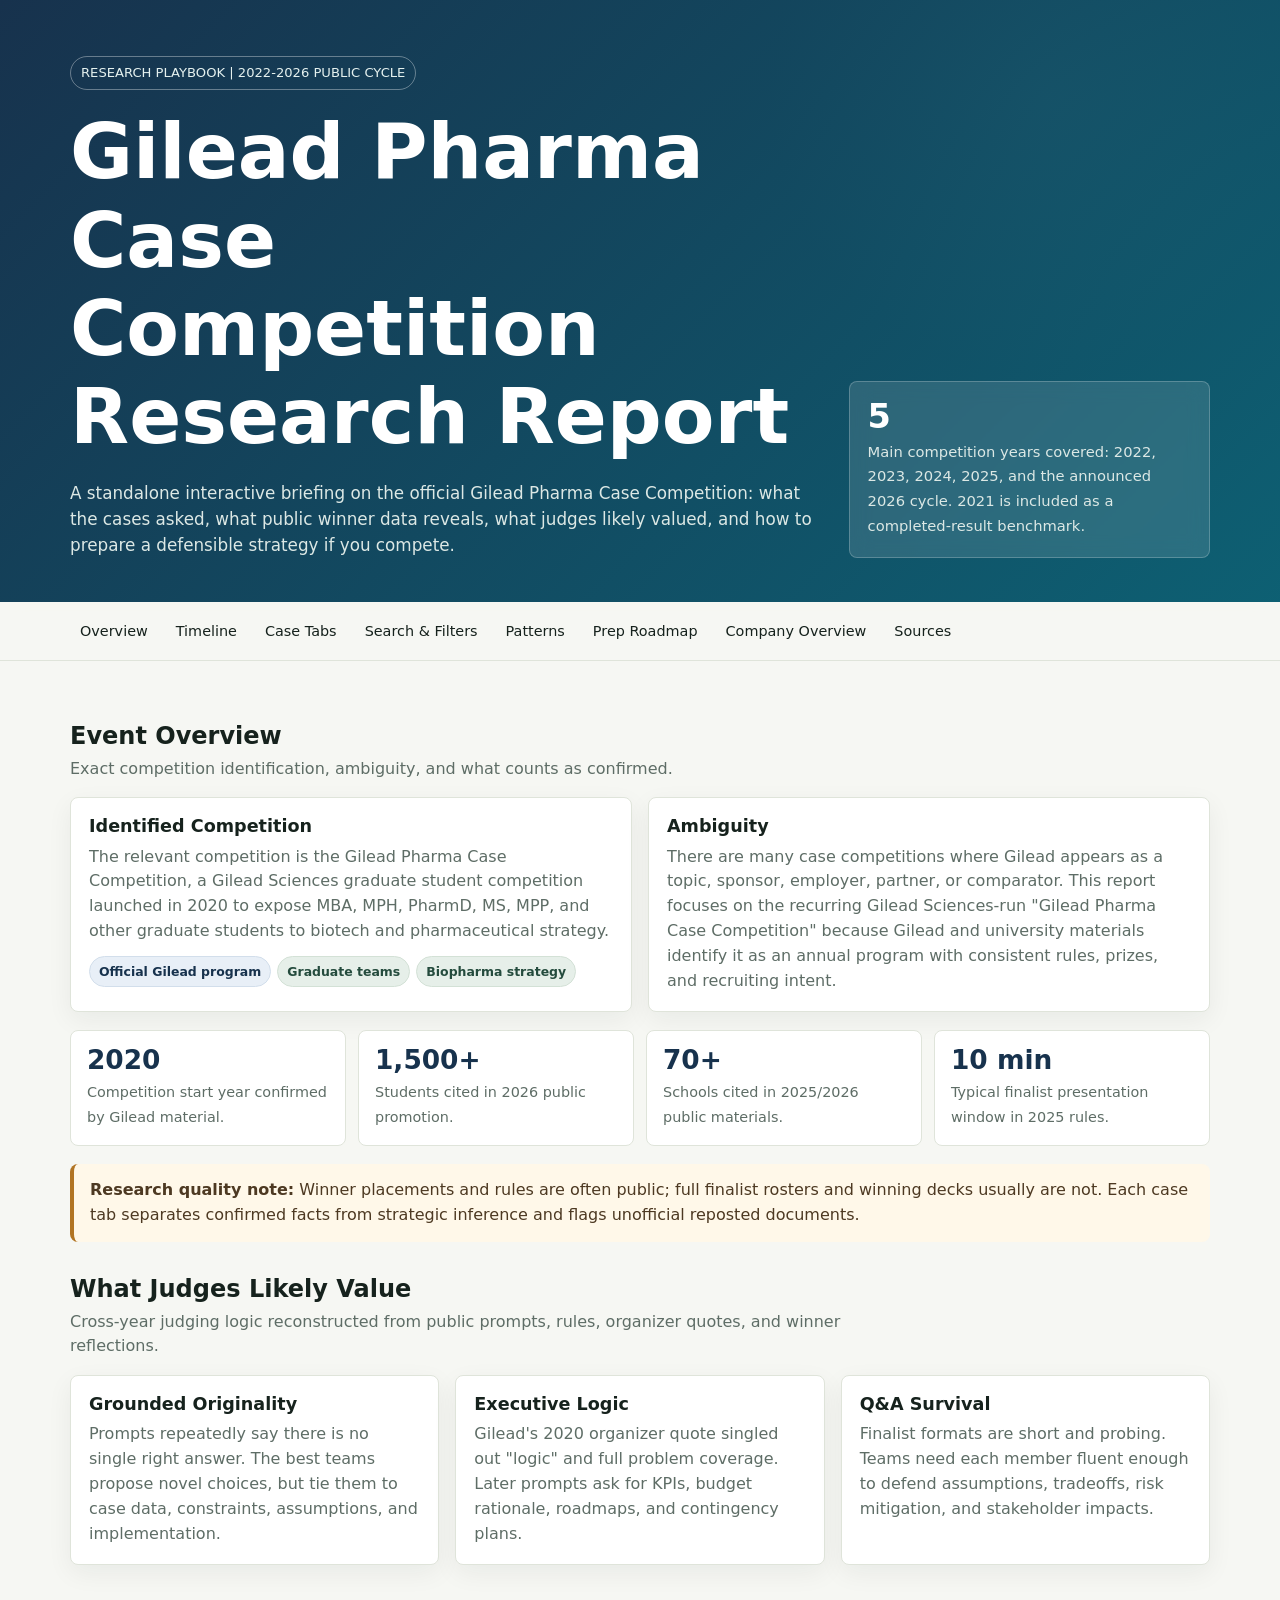
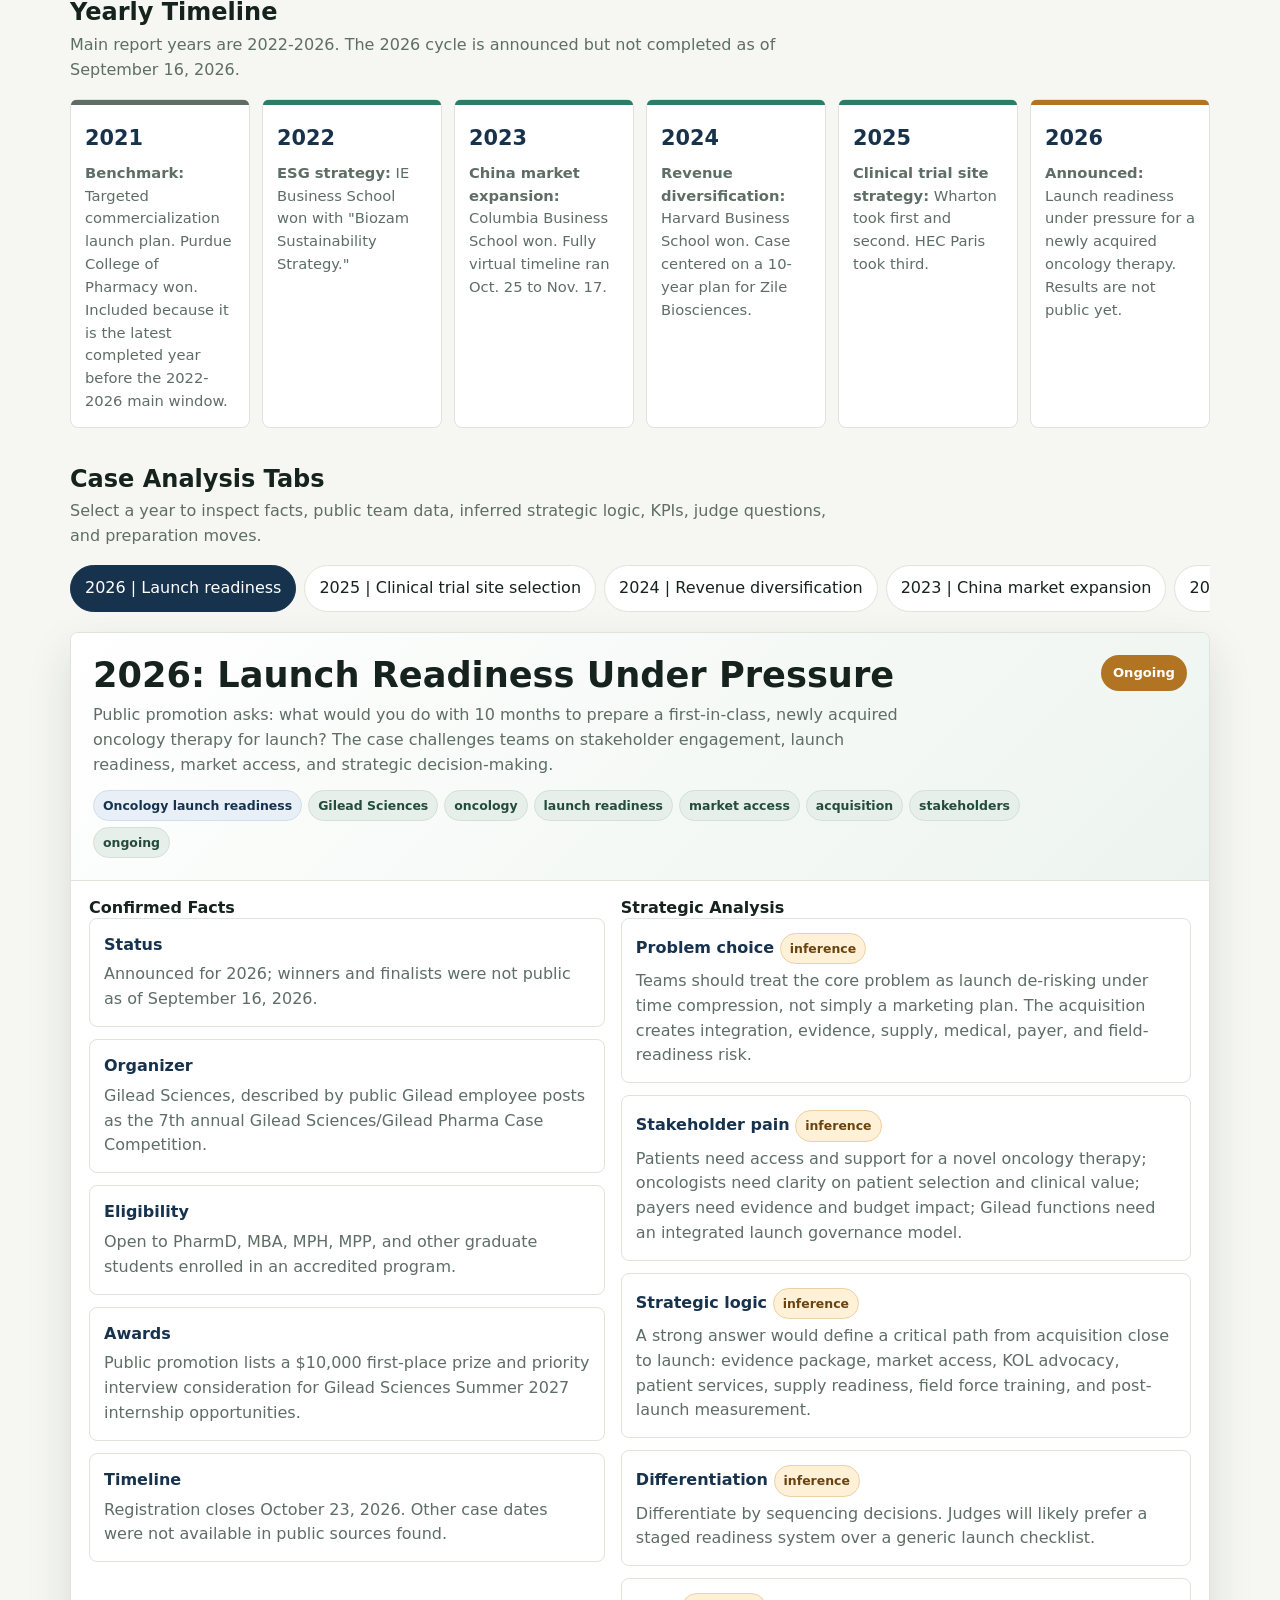
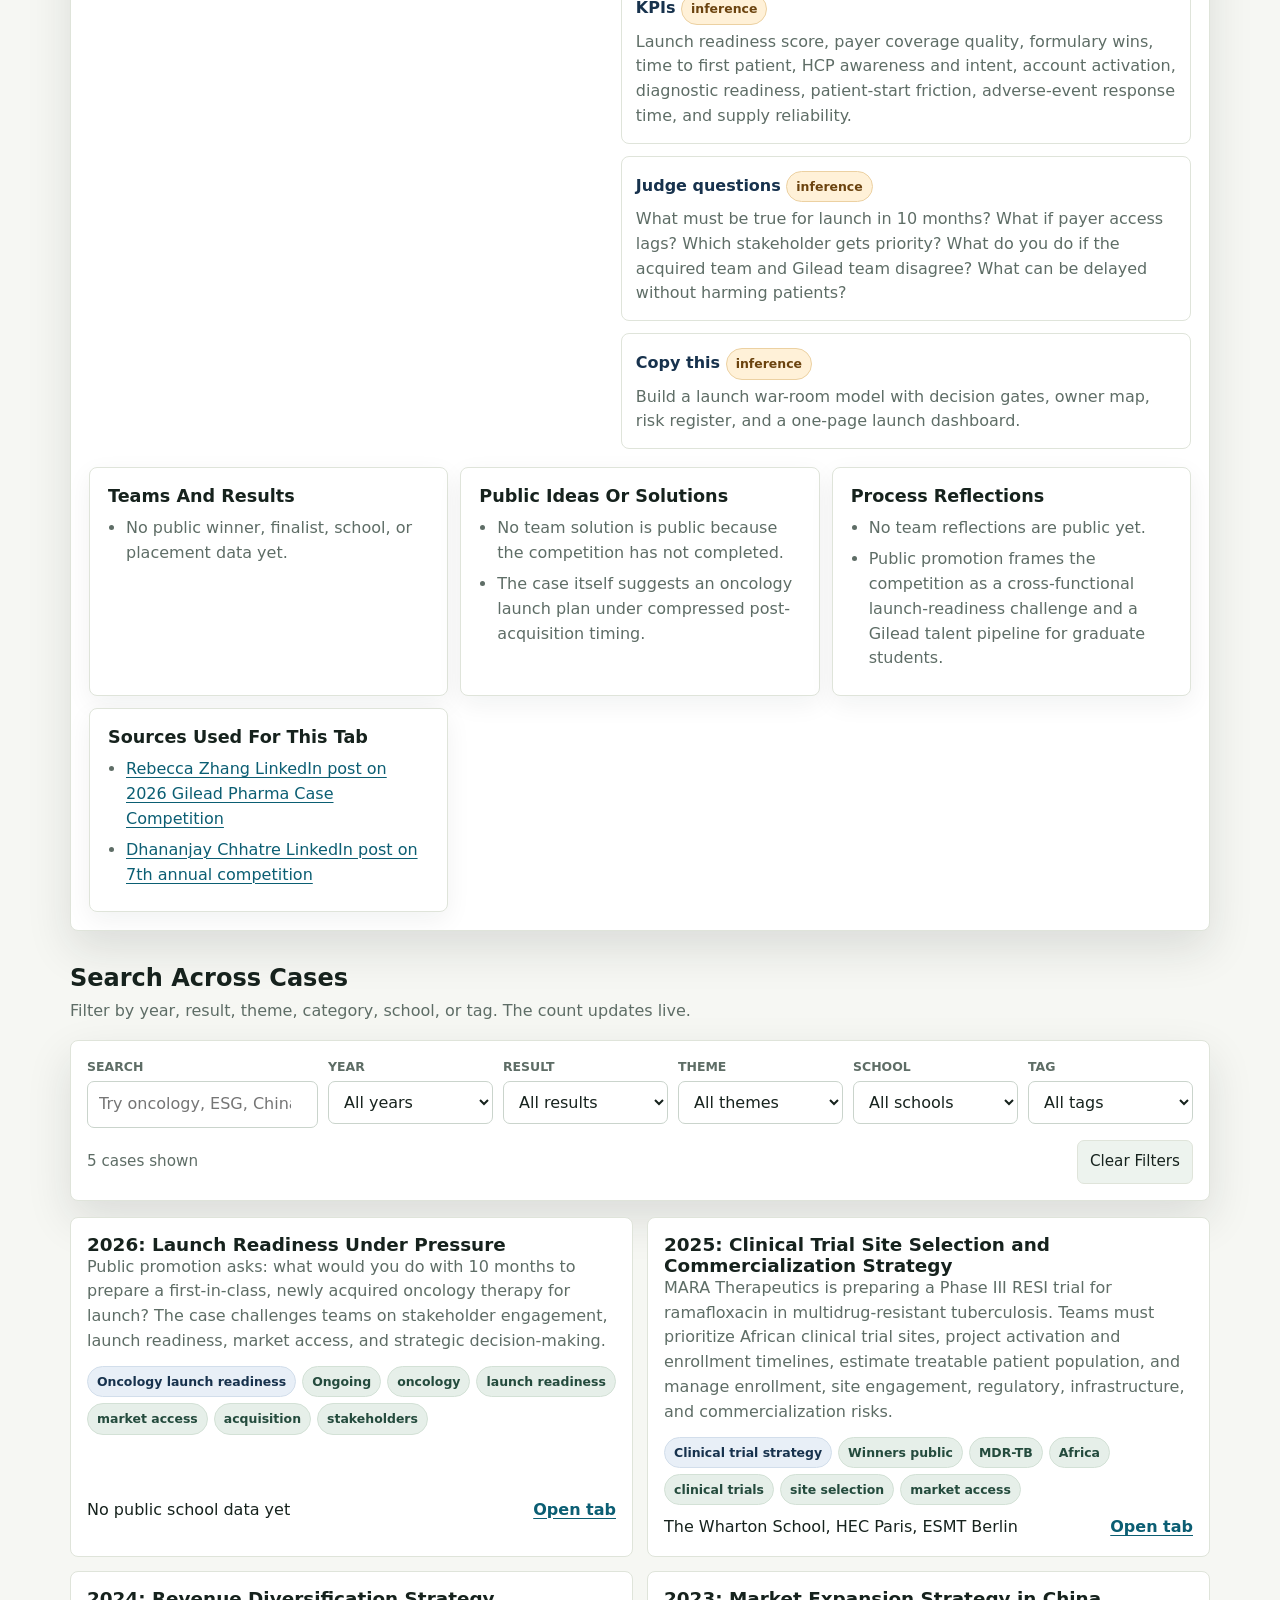
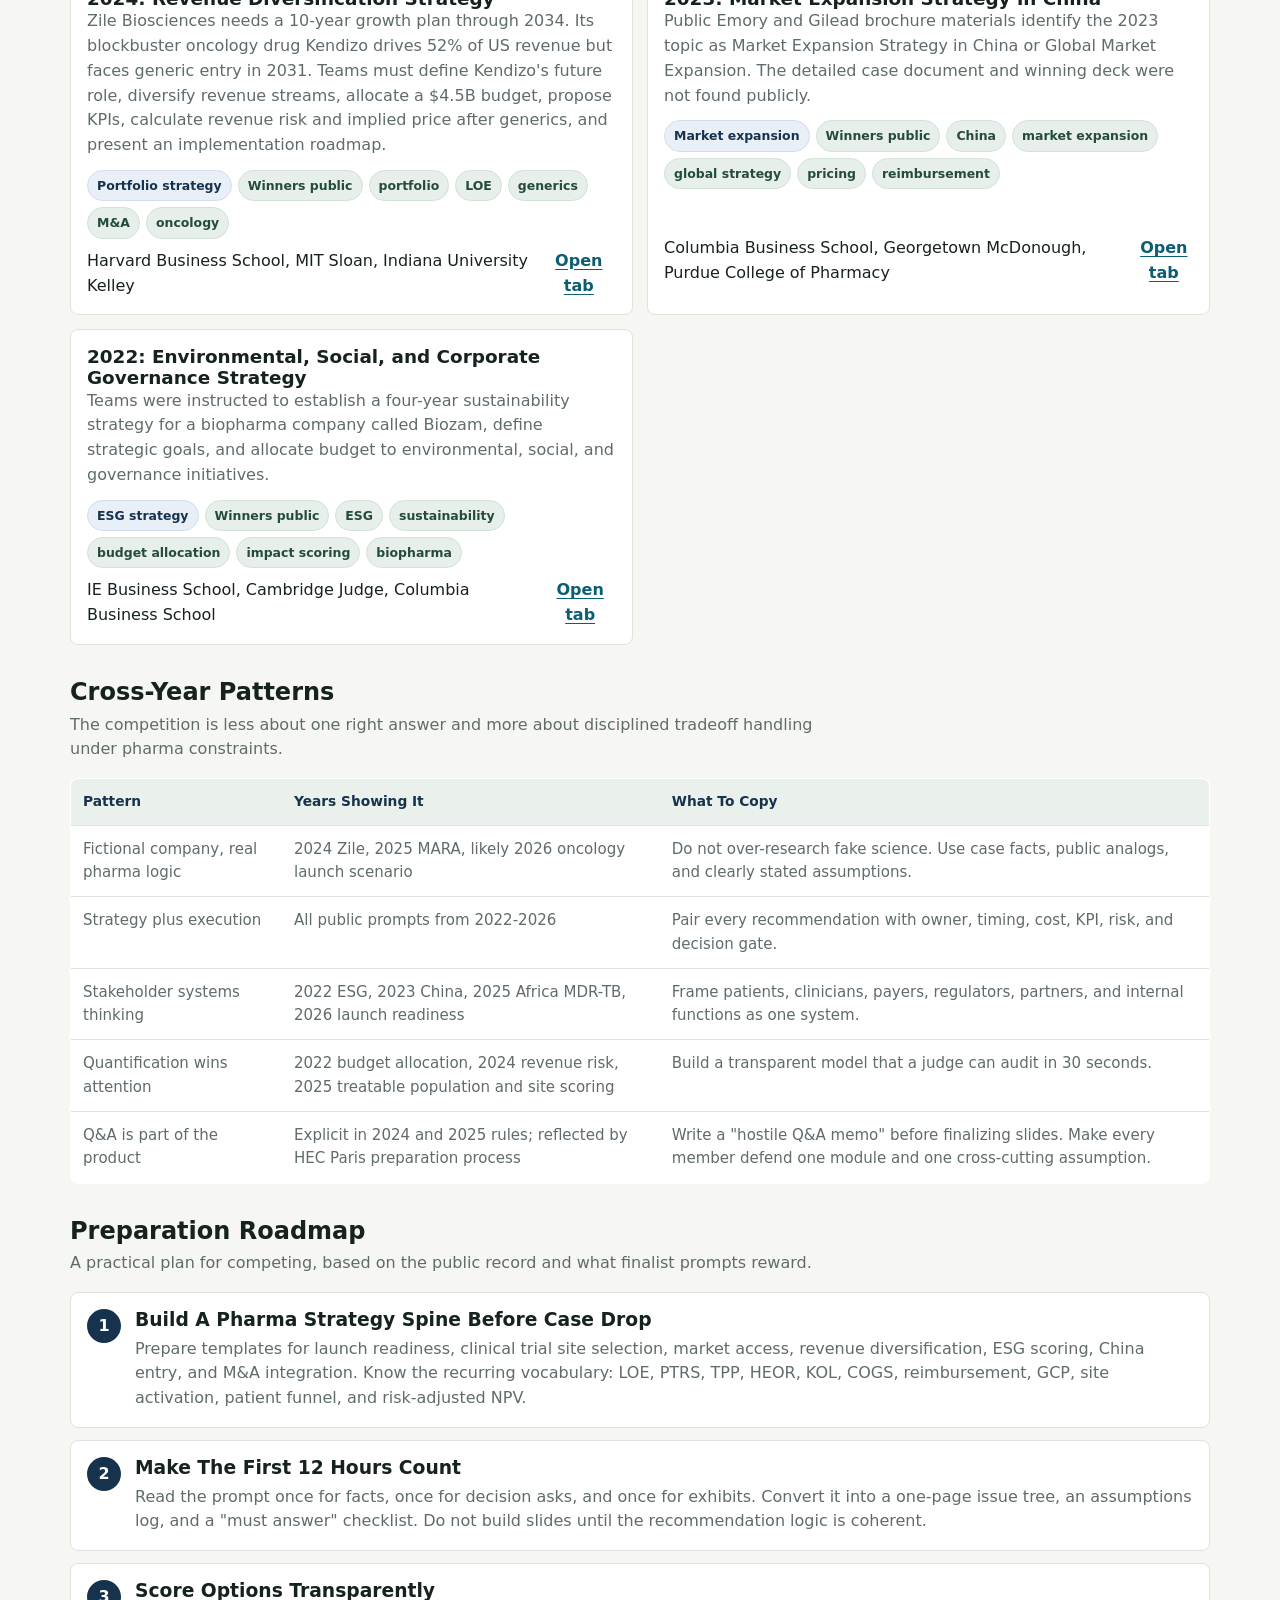
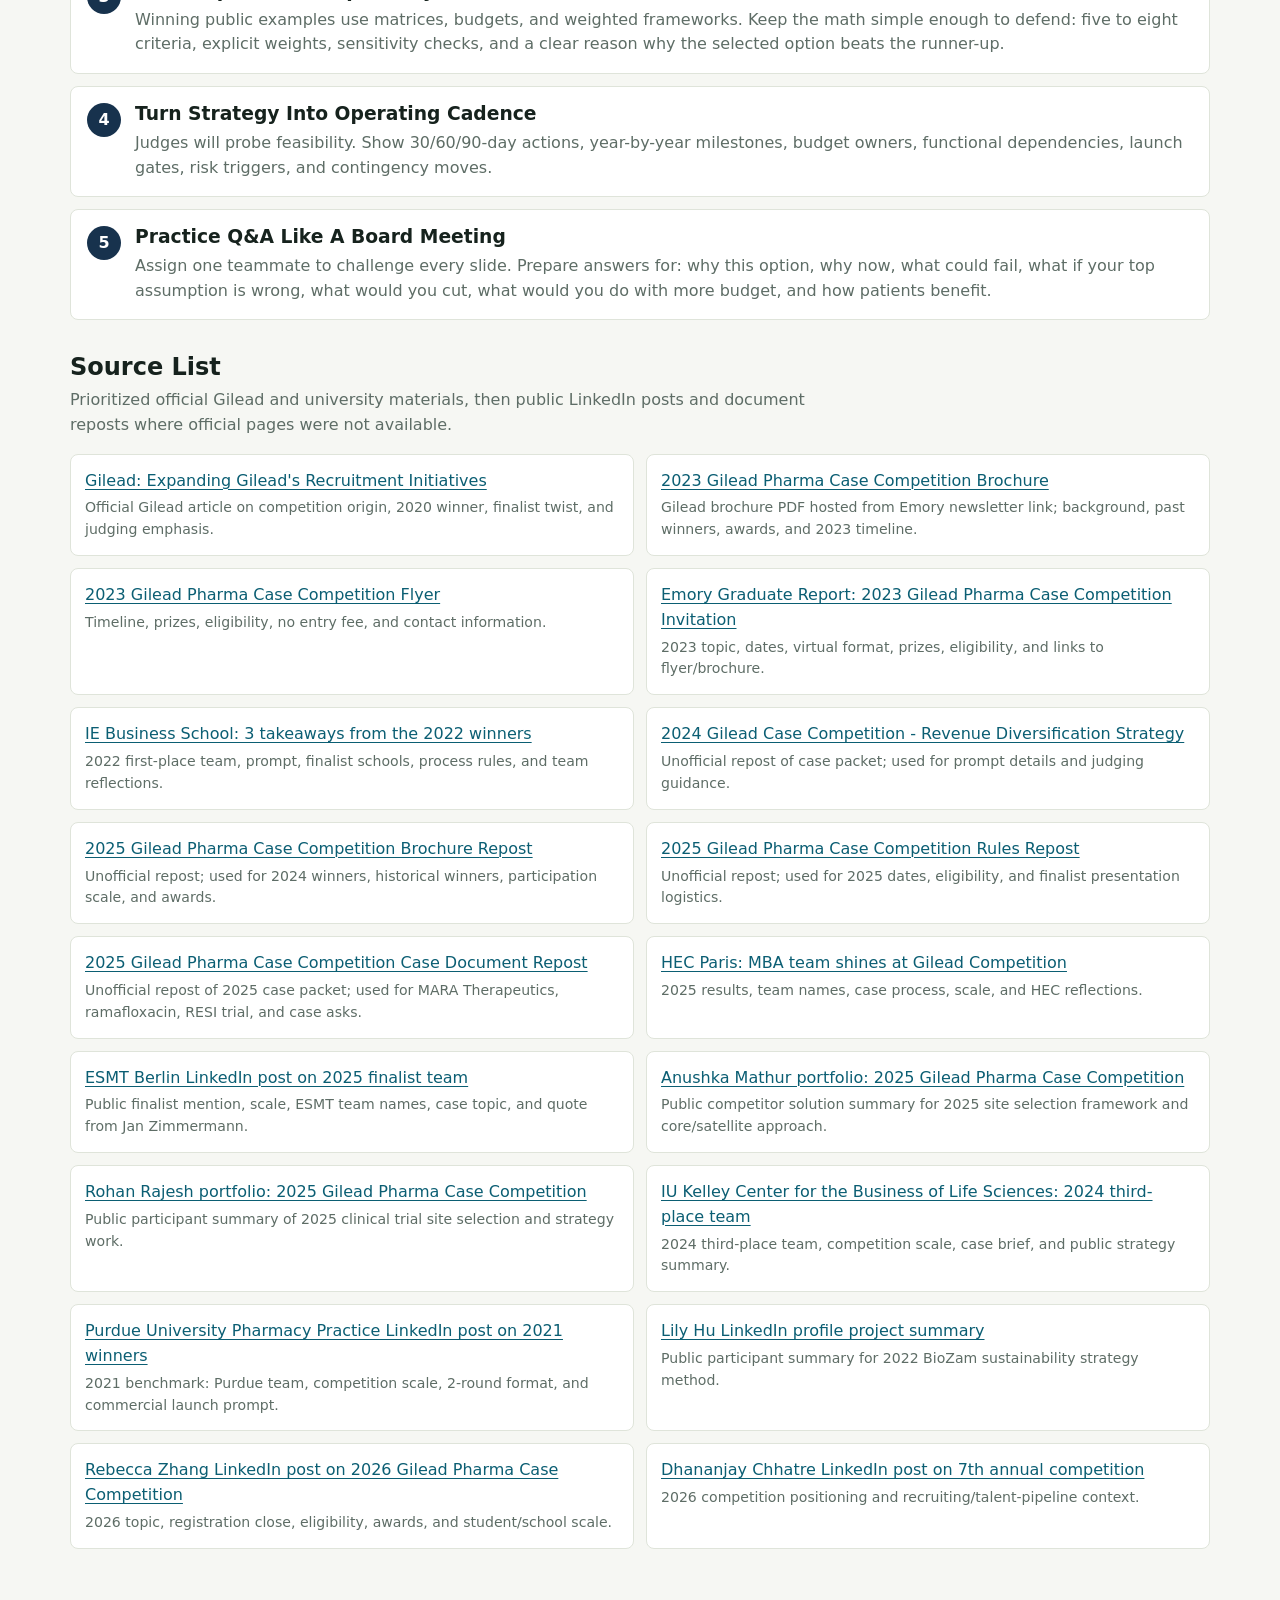
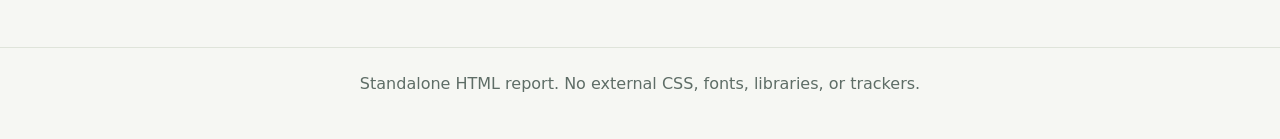
<file: docs/pages/competitions/gilead/playbook.html>
<!doctype html>
<html lang="en">
<head>
  <meta charset="utf-8">
  <meta name="viewport" content="width=device-width, initial-scale=1">
  <title>Gilead Pharma Case Competition Research Playbook</title>
  <style>
    :root {
      --bg: #f6f7f3;
      --ink: #16221d;
      --muted: #5e6d66;
      --line: #dfe4da;
      --panel: #ffffff;
      --panel-2: #edf3ee;
      --navy: #17324d;
      --green: #2c7c67;
      --teal: #0c6678;
      --gold: #b17423;
      --red: #a7433f;
      --chip: #e6efe9;
      --shadow: 0 18px 45px rgba(22, 34, 29, 0.12);
      --radius: 8px;
      --max: 1180px;
    }

    * {
      box-sizing: border-box;
    }

    html {
      scroll-behavior: smooth;
    }

    body {
      margin: 0;
      background: var(--bg);
      color: var(--ink);
      font-family: Inter, ui-sans-serif, system-ui, -apple-system, BlinkMacSystemFont, "Segoe UI", sans-serif;
      line-height: 1.55;
    }

    a {
      color: #0b5e73;
      text-decoration-thickness: 1px;
      text-underline-offset: 3px;
    }

    button,
    input,
    select {
      font: inherit;
    }

    .skip-link {
      position: absolute;
      left: -999px;
      top: 12px;
      padding: 10px 14px;
      background: var(--ink);
      color: white;
      z-index: 20;
    }

    .skip-link:focus {
      left: 12px;
    }

    header {
      background:
        linear-gradient(135deg, rgba(23, 50, 77, 0.94), rgba(12, 102, 120, 0.88)),
        radial-gradient(circle at 82% 16%, rgba(255, 255, 255, 0.18), transparent 24%),
        #17324d;
      color: #fff;
    }

    .hero {
      max-width: var(--max);
      margin: 0 auto;
      padding: 56px 20px 44px;
      display: grid;
      grid-template-columns: 1.35fr 0.65fr;
      gap: 28px;
      align-items: end;
    }

    .eyebrow {
      display: inline-flex;
      align-items: center;
      gap: 8px;
      padding: 6px 10px;
      border: 1px solid rgba(255, 255, 255, 0.35);
      border-radius: 999px;
      color: #e5f1ef;
      font-size: 0.82rem;
      letter-spacing: 0;
      text-transform: uppercase;
      margin-bottom: 18px;
    }

    h1,
    h2,
    h3,
    h4 {
      line-height: 1.15;
      margin: 0;
      letter-spacing: 0;
    }

    h1 {
      max-width: 920px;
      font-size: clamp(2.25rem, 6vw, 4.8rem);
      font-weight: 800;
    }

    .hero p {
      max-width: 760px;
      color: #dce8e5;
      font-size: 1.05rem;
      margin: 18px 0 0;
    }

    .hero-panel {
      background: rgba(255, 255, 255, 0.12);
      border: 1px solid rgba(255, 255, 255, 0.22);
      border-radius: var(--radius);
      padding: 18px;
      backdrop-filter: blur(10px);
    }

    .hero-panel strong {
      display: block;
      font-size: 2.1rem;
      line-height: 1;
      margin-bottom: 6px;
    }

    .hero-panel span {
      color: #dce8e5;
      font-size: 0.92rem;
    }

    nav {
      position: sticky;
      top: 0;
      z-index: 10;
      background: rgba(246, 247, 243, 0.94);
      border-bottom: 1px solid var(--line);
      backdrop-filter: blur(14px);
    }

    .nav-inner {
      max-width: var(--max);
      margin: 0 auto;
      padding: 10px 20px;
      display: flex;
      gap: 8px;
      overflow-x: auto;
    }

    .nav-inner a {
      color: var(--ink);
      text-decoration: none;
      white-space: nowrap;
      padding: 8px 10px;
      border-radius: 999px;
      font-size: 0.9rem;
    }

    .nav-inner a:hover,
    .nav-inner a:focus {
      background: var(--panel-2);
      outline: none;
    }

    main {
      max-width: var(--max);
      margin: 0 auto;
      padding: 28px 20px 64px;
    }

    section {
      margin: 34px 0;
    }

    .section-title {
      display: flex;
      justify-content: space-between;
      align-items: end;
      gap: 20px;
      margin-bottom: 16px;
    }

    .section-title p {
      color: var(--muted);
      margin: 6px 0 0;
      max-width: 780px;
    }

    .grid {
      display: grid;
      gap: 16px;
    }

    .grid.two {
      grid-template-columns: repeat(2, minmax(0, 1fr));
    }

    .grid.three {
      grid-template-columns: repeat(3, minmax(0, 1fr));
    }

    .card {
      background: var(--panel);
      border: 1px solid var(--line);
      border-radius: var(--radius);
      padding: 18px;
      box-shadow: 0 8px 26px rgba(22, 34, 29, 0.06);
    }

    .card h3 {
      font-size: 1.1rem;
      margin-bottom: 8px;
    }

    .card p {
      color: var(--muted);
      margin: 0;
    }

    .note {
      border-left: 4px solid var(--gold);
      background: #fff8e9;
      padding: 14px 16px;
      border-radius: var(--radius);
      color: #4d3922;
    }

    .stat-row {
      display: grid;
      grid-template-columns: repeat(4, minmax(0, 1fr));
      gap: 12px;
      margin-top: 18px;
    }

    .stat {
      background: var(--panel);
      border: 1px solid var(--line);
      border-radius: var(--radius);
      padding: 16px;
    }

    .stat strong {
      display: block;
      color: var(--navy);
      font-size: 1.65rem;
      line-height: 1;
      margin-bottom: 6px;
    }

    .stat span {
      color: var(--muted);
      font-size: 0.9rem;
    }

    .timeline {
      display: grid;
      grid-template-columns: repeat(6, minmax(160px, 1fr));
      gap: 12px;
      overflow-x: auto;
      padding-bottom: 4px;
    }

    .timeline-item {
      min-height: 170px;
      background: var(--panel);
      border: 1px solid var(--line);
      border-radius: var(--radius);
      padding: 14px;
      position: relative;
    }

    .timeline-item::before {
      content: "";
      position: absolute;
      top: 0;
      left: 0;
      right: 0;
      height: 5px;
      background: var(--green);
      border-radius: var(--radius) var(--radius) 0 0;
    }

    .timeline-item[data-status="ongoing"]::before {
      background: var(--gold);
    }

    .timeline-item[data-status="archive"]::before {
      background: var(--muted);
    }

    .timeline-year {
      font-weight: 800;
      font-size: 1.3rem;
      margin-top: 8px;
      color: var(--navy);
    }

    .timeline-item p {
      margin: 8px 0 0;
      color: var(--muted);
      font-size: 0.92rem;
    }

    .controls {
      background: var(--panel);
      border: 1px solid var(--line);
      border-radius: var(--radius);
      padding: 16px;
      box-shadow: var(--shadow);
    }

    .control-grid {
      display: grid;
      grid-template-columns: 1.4fr repeat(5, minmax(130px, 1fr));
      gap: 10px;
    }

    label {
      display: block;
      color: var(--muted);
      font-size: 0.78rem;
      font-weight: 700;
      text-transform: uppercase;
      margin-bottom: 5px;
    }

    input,
    select {
      width: 100%;
      border: 1px solid #cad4cc;
      border-radius: 7px;
      padding: 10px 11px;
      background: #fff;
      color: var(--ink);
    }

    input:focus,
    select:focus,
    button:focus {
      outline: 3px solid rgba(44, 124, 103, 0.24);
      outline-offset: 2px;
    }

    .filter-footer {
      display: flex;
      justify-content: space-between;
      gap: 14px;
      align-items: center;
      margin-top: 12px;
      color: var(--muted);
      font-size: 0.95rem;
    }

    .btn {
      border: 1px solid var(--line);
      background: var(--panel-2);
      color: var(--ink);
      border-radius: 7px;
      padding: 9px 12px;
      cursor: pointer;
    }

    .btn:hover {
      background: #ddeae2;
    }

    .tabs {
      display: flex;
      gap: 8px;
      overflow-x: auto;
      padding-bottom: 8px;
      margin-bottom: 12px;
    }

    .tab {
      border: 1px solid var(--line);
      background: var(--panel);
      border-radius: 999px;
      padding: 10px 14px;
      cursor: pointer;
      white-space: nowrap;
      color: var(--ink);
    }

    .tab[aria-selected="true"] {
      background: var(--navy);
      color: #fff;
      border-color: var(--navy);
    }

    .case-detail {
      background: var(--panel);
      border: 1px solid var(--line);
      border-radius: var(--radius);
      box-shadow: var(--shadow);
      overflow: hidden;
    }

    .case-hero {
      padding: 22px;
      display: grid;
      grid-template-columns: 1fr auto;
      gap: 18px;
      background: linear-gradient(135deg, #ffffff, #edf4ef);
      border-bottom: 1px solid var(--line);
    }

    .case-hero h3 {
      font-size: clamp(1.5rem, 3vw, 2.2rem);
      margin-bottom: 8px;
    }

    .case-hero p {
      color: var(--muted);
      margin: 0;
      max-width: 820px;
    }

    .badge {
      align-self: start;
      padding: 8px 12px;
      border-radius: 999px;
      color: #fff;
      background: var(--green);
      font-weight: 800;
      font-size: 0.82rem;
      white-space: nowrap;
    }

    .badge.ongoing {
      background: var(--gold);
    }

    .detail-grid {
      display: grid;
      grid-template-columns: minmax(0, 0.95fr) minmax(0, 1.05fr);
      gap: 16px;
      padding: 18px;
    }

    .fact-list,
    .analysis-list {
      display: grid;
      gap: 12px;
    }

    .fact,
    .analysis {
      border: 1px solid var(--line);
      border-radius: var(--radius);
      padding: 14px;
      background: #fff;
    }

    .fact strong,
    .analysis strong {
      display: block;
      color: var(--navy);
      margin-bottom: 5px;
    }

    .fact span,
    .analysis span {
      color: var(--muted);
    }

    .chips {
      display: flex;
      flex-wrap: wrap;
      gap: 6px;
      margin-top: 12px;
    }

    .chip {
      display: inline-flex;
      align-items: center;
      border-radius: 999px;
      padding: 5px 9px;
      background: var(--chip);
      color: #244b3d;
      border: 1px solid #d3e1d6;
      font-size: 0.78rem;
      font-weight: 700;
    }

    .chip.category {
      background: #e8eff7;
      border-color: #d2deeb;
      color: #17324d;
    }

    .chip.inference {
      background: #fff1d8;
      border-color: #ecd1a2;
      color: #6b430f;
    }

    .subsection {
      padding: 0 18px 18px;
    }

    .subsection h4 {
      margin-bottom: 10px;
      font-size: 1.1rem;
    }

    .matrix {
      display: grid;
      grid-template-columns: repeat(3, minmax(0, 1fr));
      gap: 12px;
    }

    .mini-list {
      margin: 0;
      padding-left: 18px;
      color: var(--muted);
    }

    .mini-list li {
      margin: 6px 0;
    }

    .cards {
      display: grid;
      grid-template-columns: repeat(2, minmax(0, 1fr));
      gap: 14px;
      margin-top: 16px;
    }

    .case-card {
      background: var(--panel);
      border: 1px solid var(--line);
      border-radius: var(--radius);
      padding: 16px;
      display: grid;
      gap: 10px;
    }

    .case-card h3 {
      font-size: 1.15rem;
    }

    .case-card p {
      color: var(--muted);
      margin: 0;
    }

    .case-card-footer {
      display: flex;
      justify-content: space-between;
      gap: 10px;
      align-items: center;
    }

    .link-button {
      color: #0b5e73;
      background: transparent;
      border: 0;
      padding: 0;
      cursor: pointer;
      font-weight: 800;
      text-decoration: underline;
      text-underline-offset: 3px;
    }

    .empty {
      display: none;
      text-align: center;
      padding: 34px 18px;
      background: var(--panel);
      border: 1px dashed #bdc8bf;
      border-radius: var(--radius);
      color: var(--muted);
      margin-top: 16px;
    }

    .pattern-table {
      width: 100%;
      border-collapse: collapse;
      background: var(--panel);
      border: 1px solid var(--line);
      border-radius: var(--radius);
      overflow: hidden;
      display: table;
    }

    .pattern-table th,
    .pattern-table td {
      text-align: left;
      vertical-align: top;
      padding: 12px;
      border-bottom: 1px solid var(--line);
    }

    .pattern-table th {
      background: #eaf1ec;
      color: var(--navy);
      font-size: 0.86rem;
    }

    .pattern-table td {
      color: var(--muted);
      font-size: 0.94rem;
    }

    .roadmap {
      counter-reset: step;
      display: grid;
      gap: 12px;
    }

    .roadmap-step {
      display: grid;
      grid-template-columns: auto 1fr;
      gap: 14px;
      background: var(--panel);
      border: 1px solid var(--line);
      border-radius: var(--radius);
      padding: 16px;
    }

    .roadmap-step::before {
      counter-increment: step;
      content: counter(step);
      display: grid;
      place-items: center;
      width: 34px;
      height: 34px;
      border-radius: 50%;
      background: var(--navy);
      color: white;
      font-weight: 800;
    }

    .roadmap-step p {
      margin: 6px 0 0;
      color: var(--muted);
    }

    .sources {
      display: grid;
      grid-template-columns: repeat(2, minmax(0, 1fr));
      gap: 12px;
    }

    .source {
      background: var(--panel);
      border: 1px solid var(--line);
      border-radius: var(--radius);
      padding: 14px;
    }

    .source span {
      display: block;
      color: var(--muted);
      font-size: 0.88rem;
      margin-top: 4px;
    }

    footer {
      border-top: 1px solid var(--line);
      padding: 24px 20px 42px;
      color: var(--muted);
      text-align: center;
    }

    @media (max-width: 980px) {
      .hero,
      .detail-grid,
      .grid.two,
      .grid.three,
      .matrix,
      .cards,
      .sources {
        grid-template-columns: 1fr;
      }

      .control-grid {
        grid-template-columns: repeat(2, minmax(0, 1fr));
      }

      .stat-row {
        grid-template-columns: repeat(2, minmax(0, 1fr));
      }
    }

    @media (max-width: 620px) {
      .hero {
        padding: 42px 16px 32px;
      }

      main {
        padding: 22px 14px 48px;
      }

      .control-grid,
      .stat-row {
        grid-template-columns: 1fr;
      }

      .filter-footer,
      .case-hero,
      .case-card-footer {
        display: grid;
        grid-template-columns: 1fr;
      }

      .pattern-table {
        display: block;
        overflow-x: auto;
      }
    }
  </style>
</head>
<body>
  <a class="skip-link" href="#main">Skip to report</a>

  <header>
    <div class="hero">
      <div>
        <div class="eyebrow">Research playbook | 2022-2026 public cycle</div>
        <h1>Gilead Pharma Case Competition Research Report</h1>
        <p>
          A standalone interactive briefing on the official Gilead Pharma Case Competition:
          what the cases asked, what public winner data reveals, what judges likely valued,
          and how to prepare a defensible strategy if you compete.
        </p>
      </div>
      <aside class="hero-panel" aria-label="Report scope">
        <strong>5</strong>
        <span>Main competition years covered: 2022, 2023, 2024, 2025, and the announced 2026 cycle. 2021 is included as a completed-result benchmark.</span>
      </aside>
    </div>
  </header>

  <nav aria-label="Report sections">
    <div class="nav-inner">
      <a href="#overview">Overview</a>
      <a href="#timeline">Timeline</a>
      <a href="#case-tabs">Case Tabs</a>
      <a href="#case-library">Search &amp; Filters</a>
      <a href="#patterns">Patterns</a>
      <a href="#roadmap">Prep Roadmap</a>
      <a href="gilead_company_overview.html">Company Overview</a>
      <a href="#sources">Sources</a>
    </div>
  </nav>

  <main id="main">
    <section id="overview">
      <div class="section-title">
        <div>
          <h2>Event Overview</h2>
          <p>Exact competition identification, ambiguity, and what counts as confirmed.</p>
        </div>
      </div>

      <div class="grid two">
        <div class="card">
          <h3>Identified Competition</h3>
          <p>
            The relevant competition is the Gilead Pharma Case Competition, a Gilead Sciences
            graduate student competition launched in 2020 to expose MBA, MPH, PharmD, MS,
            MPP, and other graduate students to biotech and pharmaceutical strategy.
          </p>
          <div class="chips">
            <span class="chip category">Official Gilead program</span>
            <span class="chip">Graduate teams</span>
            <span class="chip">Biopharma strategy</span>
          </div>
        </div>
        <div class="card">
          <h3>Ambiguity</h3>
          <p>
            There are many case competitions where Gilead appears as a topic, sponsor,
            employer, partner, or comparator. This report focuses on the recurring
            Gilead Sciences-run "Gilead Pharma Case Competition" because Gilead and
            university materials identify it as an annual program with consistent rules,
            prizes, and recruiting intent.
          </p>
        </div>
      </div>

      <div class="stat-row" aria-label="Research summary statistics">
        <div class="stat">
          <strong>2020</strong>
          <span>Competition start year confirmed by Gilead material.</span>
        </div>
        <div class="stat">
          <strong>1,500+</strong>
          <span>Students cited in 2026 public promotion.</span>
        </div>
        <div class="stat">
          <strong>70+</strong>
          <span>Schools cited in 2025/2026 public materials.</span>
        </div>
        <div class="stat">
          <strong>10 min</strong>
          <span>Typical finalist presentation window in 2025 rules.</span>
        </div>
      </div>

      <div class="note" style="margin-top: 18px;">
        <strong>Research quality note:</strong> Winner placements and rules are often public;
        full finalist rosters and winning decks usually are not. Each case tab separates
        confirmed facts from strategic inference and flags unofficial reposted documents.
      </div>
    </section>

    <section id="goals">
      <div class="section-title">
        <div>
          <h2>What Judges Likely Value</h2>
          <p>Cross-year judging logic reconstructed from public prompts, rules, organizer quotes, and winner reflections.</p>
        </div>
      </div>
      <div class="grid three">
        <div class="card">
          <h3>Grounded Originality</h3>
          <p>Prompts repeatedly say there is no single right answer. The best teams propose novel choices, but tie them to case data, constraints, assumptions, and implementation.</p>
        </div>
        <div class="card">
          <h3>Executive Logic</h3>
          <p>Gilead's 2020 organizer quote singled out "logic" and full problem coverage. Later prompts ask for KPIs, budget rationale, roadmaps, and contingency plans.</p>
        </div>
        <div class="card">
          <h3>Q&amp;A Survival</h3>
          <p>Finalist formats are short and probing. Teams need each member fluent enough to defend assumptions, tradeoffs, risk mitigation, and stakeholder impacts.</p>
        </div>
      </div>
    </section>

    <section id="timeline">
      <div class="section-title">
        <div>
          <h2>Yearly Timeline</h2>
          <p>Main report years are 2022-2026. The 2026 cycle is announced but not completed as of September 16, 2026.</p>
        </div>
      </div>
      <div class="timeline" aria-label="Competition year timeline">
        <article class="timeline-item" data-status="archive">
          <div class="timeline-year">2021</div>
          <p><strong>Benchmark:</strong> Targeted commercialization launch plan. Purdue College of Pharmacy won. Included because it is the latest completed year before the 2022-2026 main window.</p>
        </article>
        <article class="timeline-item">
          <div class="timeline-year">2022</div>
          <p><strong>ESG strategy:</strong> IE Business School won with "Biozam Sustainability Strategy."</p>
        </article>
        <article class="timeline-item">
          <div class="timeline-year">2023</div>
          <p><strong>China market expansion:</strong> Columbia Business School won. Fully virtual timeline ran Oct. 25 to Nov. 17.</p>
        </article>
        <article class="timeline-item">
          <div class="timeline-year">2024</div>
          <p><strong>Revenue diversification:</strong> Harvard Business School won. Case centered on a 10-year plan for Zile Biosciences.</p>
        </article>
        <article class="timeline-item">
          <div class="timeline-year">2025</div>
          <p><strong>Clinical trial site strategy:</strong> Wharton took first and second. HEC Paris took third.</p>
        </article>
        <article class="timeline-item" data-status="ongoing">
          <div class="timeline-year">2026</div>
          <p><strong>Announced:</strong> Launch readiness under pressure for a newly acquired oncology therapy. Results are not public yet.</p>
        </article>
      </div>
    </section>

    <section id="case-tabs">
      <div class="section-title">
        <div>
          <h2>Case Analysis Tabs</h2>
          <p>Select a year to inspect facts, public team data, inferred strategic logic, KPIs, judge questions, and preparation moves.</p>
        </div>
      </div>
      <div class="tabs" id="tabs" role="tablist" aria-label="Competition year tabs"></div>
      <div class="case-detail" id="caseDetail" role="tabpanel" aria-live="polite"></div>
    </section>

    <section id="case-library">
      <div class="section-title">
        <div>
          <h2>Search Across Cases</h2>
          <p>Filter by year, result, theme, category, school, or tag. The count updates live.</p>
        </div>
      </div>

      <div class="controls" aria-label="Case filters">
        <div class="control-grid">
          <div>
            <label for="searchInput">Search</label>
            <input id="searchInput" type="search" placeholder="Try oncology, ESG, China, Wharton, KPIs...">
          </div>
          <div>
            <label for="yearFilter">Year</label>
            <select id="yearFilter"></select>
          </div>
          <div>
            <label for="resultFilter">Result</label>
            <select id="resultFilter"></select>
          </div>
          <div>
            <label for="themeFilter">Theme</label>
            <select id="themeFilter"></select>
          </div>
          <div>
            <label for="schoolFilter">School</label>
            <select id="schoolFilter"></select>
          </div>
          <div>
            <label for="tagFilter">Tag</label>
            <select id="tagFilter"></select>
          </div>
        </div>
        <div class="filter-footer">
          <div id="resultCount">0 cases shown</div>
          <button class="btn" id="clearFilters" type="button">Clear Filters</button>
        </div>
      </div>

      <div class="cards" id="caseCards"></div>
      <div class="empty" id="emptyState">No cases match those filters. Clear a filter or search for a broader term.</div>
    </section>

    <section id="patterns">
      <div class="section-title">
        <div>
          <h2>Cross-Year Patterns</h2>
          <p>The competition is less about one right answer and more about disciplined tradeoff handling under pharma constraints.</p>
        </div>
      </div>
      <table class="pattern-table">
        <thead>
          <tr>
            <th>Pattern</th>
            <th>Years Showing It</th>
            <th>What To Copy</th>
          </tr>
        </thead>
        <tbody>
          <tr>
            <td>Fictional company, real pharma logic</td>
            <td>2024 Zile, 2025 MARA, likely 2026 oncology launch scenario</td>
            <td>Do not over-research fake science. Use case facts, public analogs, and clearly stated assumptions.</td>
          </tr>
          <tr>
            <td>Strategy plus execution</td>
            <td>All public prompts from 2022-2026</td>
            <td>Pair every recommendation with owner, timing, cost, KPI, risk, and decision gate.</td>
          </tr>
          <tr>
            <td>Stakeholder systems thinking</td>
            <td>2022 ESG, 2023 China, 2025 Africa MDR-TB, 2026 launch readiness</td>
            <td>Frame patients, clinicians, payers, regulators, partners, and internal functions as one system.</td>
          </tr>
          <tr>
            <td>Quantification wins attention</td>
            <td>2022 budget allocation, 2024 revenue risk, 2025 treatable population and site scoring</td>
            <td>Build a transparent model that a judge can audit in 30 seconds.</td>
          </tr>
          <tr>
            <td>Q&amp;A is part of the product</td>
            <td>Explicit in 2024 and 2025 rules; reflected by HEC Paris preparation process</td>
            <td>Write a "hostile Q&amp;A memo" before finalizing slides. Make every member defend one module and one cross-cutting assumption.</td>
          </tr>
        </tbody>
      </table>
    </section>

    <section id="roadmap">
      <div class="section-title">
        <div>
          <h2>Preparation Roadmap</h2>
          <p>A practical plan for competing, based on the public record and what finalist prompts reward.</p>
        </div>
      </div>
      <div class="roadmap">
        <article class="roadmap-step">
          <div>
            <h3>Build A Pharma Strategy Spine Before Case Drop</h3>
            <p>Prepare templates for launch readiness, clinical trial site selection, market access, revenue diversification, ESG scoring, China entry, and M&amp;A integration. Know the recurring vocabulary: LOE, PTRS, TPP, HEOR, KOL, COGS, reimbursement, GCP, site activation, patient funnel, and risk-adjusted NPV.</p>
          </div>
        </article>
        <article class="roadmap-step">
          <div>
            <h3>Make The First 12 Hours Count</h3>
            <p>Read the prompt once for facts, once for decision asks, and once for exhibits. Convert it into a one-page issue tree, an assumptions log, and a "must answer" checklist. Do not build slides until the recommendation logic is coherent.</p>
          </div>
        </article>
        <article class="roadmap-step">
          <div>
            <h3>Score Options Transparently</h3>
            <p>Winning public examples use matrices, budgets, and weighted frameworks. Keep the math simple enough to defend: five to eight criteria, explicit weights, sensitivity checks, and a clear reason why the selected option beats the runner-up.</p>
          </div>
        </article>
        <article class="roadmap-step">
          <div>
            <h3>Turn Strategy Into Operating Cadence</h3>
            <p>Judges will probe feasibility. Show 30/60/90-day actions, year-by-year milestones, budget owners, functional dependencies, launch gates, risk triggers, and contingency moves.</p>
          </div>
        </article>
        <article class="roadmap-step">
          <div>
            <h3>Practice Q&amp;A Like A Board Meeting</h3>
            <p>Assign one teammate to challenge every slide. Prepare answers for: why this option, why now, what could fail, what if your top assumption is wrong, what would you cut, what would you do with more budget, and how patients benefit.</p>
          </div>
        </article>
      </div>
    </section>

    <section id="sources">
      <div class="section-title">
        <div>
          <h2>Source List</h2>
          <p>Prioritized official Gilead and university materials, then public LinkedIn posts and document reposts where official pages were not available.</p>
        </div>
      </div>
      <div class="sources" id="sourceList"></div>
    </section>
  </main>

  <footer>
    Standalone HTML report. No external CSS, fonts, libraries, or trackers.
  </footer>

  <script>
    const cases = [
      {
        year: "2026",
        title: "Launch Readiness Under Pressure",
        result: "Ongoing",
        category: "Oncology launch readiness",
        theme: "Launch readiness",
        sponsor: "Gilead Sciences",
        prompt: "Public promotion asks: what would you do with 10 months to prepare a first-in-class, newly acquired oncology therapy for launch? The case challenges teams on stakeholder engagement, launch readiness, market access, and strategic decision-making.",
        confirmed: [
          ["Status", "Announced for 2026; winners and finalists were not public as of September 16, 2026."],
          ["Organizer", "Gilead Sciences, described by public Gilead employee posts as the 7th annual Gilead Sciences/Gilead Pharma Case Competition."],
          ["Eligibility", "Open to PharmD, MBA, MPH, MPP, and other graduate students enrolled in an accredited program."],
          ["Awards", "Public promotion lists a $10,000 first-place prize and priority interview consideration for Gilead Sciences Summer 2027 internship opportunities."],
          ["Timeline", "Registration closes October 23, 2026. Other case dates were not available in public sources found."]
        ],
        teams: [
          "No public winner, finalist, school, or placement data yet."
        ],
        ideas: [
          "No team solution is public because the competition has not completed.",
          "The case itself suggests an oncology launch plan under compressed post-acquisition timing."
        ],
        reflections: [
          "No team reflections are public yet.",
          "Public promotion frames the competition as a cross-functional launch-readiness challenge and a Gilead talent pipeline for graduate students."
        ],
        inference: [
          ["Problem choice", "Teams should treat the core problem as launch de-risking under time compression, not simply a marketing plan. The acquisition creates integration, evidence, supply, medical, payer, and field-readiness risk."],
          ["Stakeholder pain", "Patients need access and support for a novel oncology therapy; oncologists need clarity on patient selection and clinical value; payers need evidence and budget impact; Gilead functions need an integrated launch governance model."],
          ["Strategic logic", "A strong answer would define a critical path from acquisition close to launch: evidence package, market access, KOL advocacy, patient services, supply readiness, field force training, and post-launch measurement."],
          ["Differentiation", "Differentiate by sequencing decisions. Judges will likely prefer a staged readiness system over a generic launch checklist."],
          ["KPIs", "Launch readiness score, payer coverage quality, formulary wins, time to first patient, HCP awareness and intent, account activation, diagnostic readiness, patient-start friction, adverse-event response time, and supply reliability."],
          ["Judge questions", "What must be true for launch in 10 months? What if payer access lags? Which stakeholder gets priority? What do you do if the acquired team and Gilead team disagree? What can be delayed without harming patients?"],
          ["Copy this", "Build a launch war-room model with decision gates, owner map, risk register, and a one-page launch dashboard."]
        ],
        tags: ["oncology", "launch readiness", "market access", "acquisition", "stakeholders", "ongoing"],
        schools: [],
        sources: ["2026 LinkedIn promotion", "Dhananjay 2026 LinkedIn post"]
      },
      {
        year: "2025",
        title: "Clinical Trial Site Selection and Commercialization Strategy",
        result: "Winners public",
        category: "Clinical trial strategy",
        theme: "Clinical trial site selection",
        sponsor: "Gilead Sciences",
        prompt: "MARA Therapeutics is preparing a Phase III RESI trial for ramafloxacin in multidrug-resistant tuberculosis. Teams must prioritize African clinical trial sites, project activation and enrollment timelines, estimate treatable patient population, and manage enrollment, site engagement, regulatory, infrastructure, and commercialization risks.",
        confirmed: [
          ["Organizer", "Gilead Sciences. The 2025 case document lists Gilead Sciences, Inc. and names Michael Calcagno, Armaan Kamdar, Rebecca Zhang, and Alvin Zhu as case preparers."],
          ["Competition scale", "HEC Paris reports more than 130 teams from more than 50 universities; ESMT Berlin reports more than 132 teams from 50 universities across 9 countries."],
          ["Results", "HEC Paris reports that The Wharton School secured first and second place and HEC Paris earned third place with a $3,000 award."],
          ["HEC third-place team", "Akshay Agarwal, Ayushman Poddar, Anushka Puntambekar, and Shyama Sadashiv, HEC Paris MBA Class of 2027."],
          ["Format", "2025 rules list Zoom finalist presentations, 10 minutes to present, 10 minutes Q&A, all members required to present."],
          ["Timeline", "Registration deadline Oct. 24, case release Oct. 27, slide submission Nov. 10, finalists notified Nov. 17, finalist presentations Nov. 21, 2025."],
          ["Eligibility", "Teams of 3-4 graduate students from the same university; MBA, MPH, PharmD, MS, or other graduate program. No registration fee."]
        ],
        teams: [
          "1st Place: The Wharton School. Public sources found did not identify the full team; one Wharton profile confirms a 2025 first-place award for Shubham G.",
          "2nd Place: The Wharton School. Public sources found did not identify the full team.",
          "3rd Place: HEC Paris - Akshay Agarwal, Ayushman Poddar, Anushka Puntambekar, Shyama Sadashiv.",
          "Public finalist mentions: ESMT Berlin team Jan Zimmermann, Sarah Oftadeh, Alejandro Lewin, Sarvesh Rao; Boston University is mentioned by ESMT as a school in the final competitive set. Full final-five roster was not found."
        ],
        ideas: [
          "HEC Paris framed the task as balancing global health equity with time-to-market and produced a rigorous, risk-adjusted execution timeline.",
          "A public competitor portfolio describes a weighted 70/30 site-level vs country-level evaluation framework, a core plus satellite site mix, 8 core sites, 6 satellite sites, and access to more than 1,200 eligible MDR-TB patients against a protocol requirement of 300-500.",
          "An ESMT finalist reflection describes a strategic clinical trial plan for a fictitious MDR-TB treatment in Africa."
        ],
        reflections: [
          "HEC Paris emphasized that the team began with no pharma experience, used the MBA toolkit aggressively, and turned the case into a fast learning sprint.",
          "ESMT Berlin's public post framed the finalist experience as applying classroom learning to a live pharmaceutical strategy challenge in front of Gilead judges.",
          "Public finalist formats required all team members to present, which means teams needed shared fluency rather than one specialist carrying the deck."
        ],
        inference: [
          ["Problem choice", "The winning logic likely centered on selecting sites that were not merely high-burden but activation-ready, regulatorily credible, reachable for patients, and useful for eventual LMIC commercialization."],
          ["Stakeholder pain", "MARA leadership needs predictable enrollment and data quality; patients need access in high-burden settings; investigators need infrastructure; regulators need ethical and GCP alignment; commercial teams need future market footholds."],
          ["Strategic logic", "The strongest frame is a portfolio of sites: a few high-confidence anchor sites for speed and data quality, plus satellite sites for patient reach and future access learning."],
          ["Differentiation", "A weighted model plus risk mitigations beats a simple disease-burden ranking. The case rewards an operating plan that handles ethics committees, labs, cold chain or supply, CRO footprint, retention, and competition for patients."],
          ["KPIs", "Site activation days, first patient in, enrollment rate per site per month, screen failure rate, retention/dropout, protocol deviation rate, data query rate, ethics approval cycle time, eligible patient pool, and commercial readiness signal by country."],
          ["Judge questions", "Why these countries? Why this number of sites? What if enrollment underperforms? What if a regulator delays approval? How do you avoid exploiting LMIC patients? What site would you cut first?"],
          ["Copy this", "Use a transparent country-site scorecard, a recruitment funnel, a patient-retention plan, a country-specific risk register, and a launch-after-trial logic bridge."]
        ],
        tags: ["MDR-TB", "Africa", "clinical trials", "site selection", "market access", "health equity", "commercialization"],
        schools: ["The Wharton School", "HEC Paris", "ESMT Berlin", "Boston University", "Washington University in St. Louis"],
        sources: ["HEC Paris 2025 article", "ESMT Berlin 2025 LinkedIn post", "Studocu 2025 case document", "2025 rules repost", "Anushka Mathur portfolio", "Rohan Rajesh portfolio"]
      },
      {
        year: "2024",
        title: "Revenue Diversification Strategy",
        result: "Winners public",
        category: "Portfolio strategy",
        theme: "Revenue diversification",
        sponsor: "Gilead Sciences",
        prompt: "Zile Biosciences needs a 10-year growth plan through 2034. Its blockbuster oncology drug Kendizo drives 52% of US revenue but faces generic entry in 2031. Teams must define Kendizo's future role, diversify revenue streams, allocate a $4.5B budget, propose KPIs, calculate revenue risk and implied price after generics, and present an implementation roadmap.",
        confirmed: [
          ["Organizer", "Gilead Sciences, Inc. The case document is labelled 2024 Gilead Pharma Case Competition and prepared by Camille Price, Katharine Ricciardi, and Rebecca Zhang."],
          ["Results", "A 2025 brochure repost lists 1st Place Harvard Business School, 2nd Place MIT Sloan, and 3rd Place IU Kelley."],
          ["HBS team", "Claire Hernon, Goutam Gadiraju, Rasheca Logendran, Sidney Li."],
          ["MIT Sloan team", "David Powell, Gloria Wu, Maria Guastavino."],
          ["IU Kelley team", "Aakriti Goyal, Loretta Abdul-Ghani, Nishad Joshi, Sandeep Singh Deora."],
          ["Scale", "The IU Kelley account states 230 applications and 110+ submissions, with five teams in the final round."],
          ["Prompt guidance", "The case says judges are most interested in original ideas and the logic or rationale behind the overall strategy; teams should be creative while grounded."]
        ],
        teams: [
          "1st Place: Harvard Business School - Claire Hernon, Goutam Gadiraju, Rasheca Logendran, Sidney Li.",
          "2nd Place: MIT Sloan - David Powell, Gloria Wu, Maria Guastavino.",
          "3rd Place: Indiana University Kelley - Aakriti Goyal, Loretta Abdul-Ghani, Nishad Joshi, Sandeep Singh Deora.",
          "Other finalists: five-team final round confirmed by IU Kelley; full roster not found in public sources."
        ],
        ideas: [
          "IU Kelley publicly described a three-pronged strategy: extend the lifecycle of current drugs, accelerate time to peak revenue, and acquire another firm.",
          "The Kelley team positioned the strategy as balancing immediate defensive actions with long-term growth opportunities.",
          "HBS and MIT Sloan winning solution details were not publicly available in sources found."
        ],
        reflections: [
          "IU Kelley described the case as a high-pressure exercise in thinking like pharmaceutical executives facing both near-term defense and long-term growth.",
          "Public Kelley coverage highlights the value of team diversity: MBAs with different functional backgrounds attacked portfolio, finance, and implementation angles.",
          "The case packet itself warned that original ideas matter, but judges care especially about the logic behind the strategy."
        ],
        inference: [
          ["Problem choice", "The central tension is portfolio concentration risk: how to protect Kendizo cash flows while building growth engines before 2031 generic erosion."],
          ["Stakeholder pain", "The CEO and board need credible growth, investors need a post-LOE narrative, patients need continued access and innovation, and internal teams need capital allocation clarity."],
          ["Strategic logic", "A strong solution would create a barbell: maximize near-term Kendizo value and fund a focused growth platform in metabolic, immunology, oncology adjacencies, or acquisition targets."],
          ["Differentiation", "Teams had to avoid the lazy answer of simply buying growth. Differentiation comes from sequencing: defend Kendizo, invest in pipeline, choose acquisition targets by strategic fit, and show risk-adjusted ROI."],
          ["KPIs", "Net revenue at risk, generic erosion curve, NPV by initiative, probability of technical and regulatory success, launch timing, portfolio revenue mix, R&D productivity, acquisition integration milestones, and contribution to 2034 revenue."],
          ["Judge questions", "Why not spend more on metabolic disease? Why this acquisition target? What if Kendizo generics erode faster? How do you fund beyond $4.5B? Which initiative gets killed if Phase III data disappoint?"],
          ["Copy this", "Use a portfolio heat map, risk-adjusted forecast, capital allocation waterfall, LOE defense plan, and a 10-year decision-gate roadmap."]
        ],
        tags: ["portfolio", "LOE", "generics", "M&A", "oncology", "GLP-1", "KPIs", "capital allocation"],
        schools: ["Harvard Business School", "MIT Sloan", "Indiana University Kelley"],
        sources: ["2024 case document repost", "2025 brochure repost", "IU Kelley 2024 article"]
      },
      {
        year: "2023",
        title: "Market Expansion Strategy in China",
        result: "Winners public",
        category: "Market expansion",
        theme: "China market expansion",
        sponsor: "Gilead Sciences",
        prompt: "Public Emory and Gilead brochure materials identify the 2023 topic as Market Expansion Strategy in China or Global Market Expansion. The detailed case document and winning deck were not found publicly.",
        confirmed: [
          ["Organizer", "Gilead Sciences. Emory's newsletter invited students to the 4th annual Gilead Pharma Case Competition."],
          ["Topic", "2023 Case Topic: Market Expansion Strategy in China."],
          ["Results", "A 2025 brochure repost lists 1st Place Columbia Business School, 2nd Place Georgetown McDonough, 3rd Place Purdue College of Pharmacy."],
          ["CBS team", "Erika Li, Anja Schema, Maria Iglesias, Veronika Zotova."],
          ["Timeline", "Registration opened Aug. 18; deadline Oct. 24; case materials released Oct. 25; submission Nov. 8; finalists notified Nov. 13; finalist presentations Nov. 17, 2023."],
          ["Format", "No entry fee and fully virtual, according to Emory newsletter. Prizes were $10,000 plus priority interview for first, $5,000 second, $3,000 third."],
          ["Eligibility", "Graduate students in MBA, MPH, PharmD, MS, or other programs; teams of 3-4 from same college or university."]
        ],
        teams: [
          "1st Place: Columbia Business School - Erika Li, Anja Schema, Maria Iglesias, Veronika Zotova.",
          "2nd Place: Georgetown McDonough.",
          "3rd Place: Purdue College of Pharmacy.",
          "Full finalist roster and finalist solution summaries were not found in public sources."
        ],
        ideas: [
          "No public winning deck or detailed solution description was found.",
          "The problem area was China market expansion, likely requiring market access, regulatory, distribution, pricing, partnership, and patient segmentation decisions."
        ],
        reflections: [
          "No team reflections were found in public sources for 2023.",
          "Organizer materials positioned the competition as real-world biopharma exposure with cash prizes and priority interview consideration, suggesting both strategy quality and executive polish mattered."
        ],
        inference: [
          ["Problem choice", "Teams likely had to decide how a biopharma company should enter or expand in China while balancing speed, access, pricing, compliance, and partner dependence."],
          ["Stakeholder pain", "Patients need affordable access; physicians need confidence and education; hospitals and provinces need budget fit; regulators need safety and local evidence; the sponsor needs growth without uncontrolled compliance or reimbursement risk."],
          ["Strategic logic", "A strong answer would segment China by priority indications, provinces, payer environments, hospital tiers, and distribution feasibility, then sequence launch waves."],
          ["Differentiation", "Winning teams likely made China feel operationally specific rather than treating it as a single national market. The CBS team may have benefited from a globally diverse MBA lens, but solution details are not public."],
          ["KPIs", "Regulatory milestone timing, NRDL inclusion probability, provincial access, hospital listing count, patient starts, physician adoption, partner performance, net price, access equity, and compliance incidents."],
          ["Judge questions", "Why China now? What is the reimbursement path? How do you handle local competition? What partner capabilities are non-negotiable? What tradeoff are you making between price and access?"],
          ["Copy this", "Build a country-entry map with market attractiveness, access barriers, required capabilities, partner strategy, phased rollout, and compliance guardrails."]
        ],
        tags: ["China", "market expansion", "global strategy", "pricing", "reimbursement", "partnership"],
        schools: ["Columbia Business School", "Georgetown McDonough", "Purdue College of Pharmacy"],
        sources: ["Emory 2023 newsletter", "2023 flyer", "2023 brochure", "2025 brochure repost"]
      },
      {
        year: "2022",
        title: "Environmental, Social, and Corporate Governance Strategy",
        result: "Winners public",
        category: "ESG strategy",
        theme: "ESG strategy",
        sponsor: "Gilead Sciences",
        prompt: "Teams were instructed to establish a four-year sustainability strategy for a biopharma company called Biozam, define strategic goals, and allocate budget to environmental, social, and governance initiatives.",
        confirmed: [
          ["Organizer", "Gilead Sciences. IE Business School calls it the 3rd edition of the Gilead Pharma Case Competition."],
          ["Results", "1st Place IE Business School, 2nd Place Cambridge Judge, 3rd Place Columbia Business School."],
          ["IE winning team", "Olga Sukhorukova, Dr. Joshua Fergus Ginnane, and Tomas Albuquerque, IE Business School IMBA January 2022 intake."],
          ["Winning presentation title", "Biozam Sustainability Strategy."],
          ["Timeline", "IE reports cases were distributed Oct. 26, 2022, and the final was Nov. 18, 2022."],
          ["Rules", "Teams of 3-4 from the same university; public-domain materials allowed; after case distribution teams could not receive support from industry specialists or active faculty."],
          ["Finals", "IE states its team presented among four other strong teams from Yale, Cambridge, Columbia, and INSEAD."]
        ],
        teams: [
          "1st Place: IE Business School - Olga Sukhorukova, Dr. Joshua Fergus Ginnane, Tomas Albuquerque.",
          "2nd Place: Cambridge Judge Business School.",
          "3rd Place: Columbia Business School.",
          "Additional finalist schools publicly mentioned by IE: Yale and INSEAD."
        ],
        ideas: [
          "IE reports the winning team defined strategic goals and proposed budget allocation to specific ESG initiatives.",
          "A USC participant's public project description for the same case describes an impact assessment matrix, ESG rating systems, Python/CVXPY optimization, and nine high-value sustainability projects with timelines. This is a participant example, not confirmed as the IE winning solution."
        ],
        reflections: [
          "IE Business School's winner article highlights three team lessons: use diverse backgrounds, trust teammates, and manage the sprint rhythm under time pressure.",
          "The IE team publicly emphasized that no one came in with all the answers; the advantage came from combining scientific, consulting, policy, and business perspectives.",
          "The rules allowing only public-domain material after case release make pre-built pharma strategy knowledge especially valuable."
        ],
        inference: [
          ["Problem choice", "The business question was not 'do ESG' but 'which ESG bets create credibility, measurable impact, and strategic fit within four years.'"],
          ["Stakeholder pain", "Investors need credible ESG progress; employees need purpose and retention; patients and communities need access and responsibility; regulators and NGOs need transparency; leadership needs budget discipline."],
          ["Strategic logic", "The best structure is a project portfolio: score initiatives by impact, urgency, feasibility, brand/regulatory value, and cost, then fund a balanced set across E, S, and G."],
          ["Differentiation", "Quantifying ESG tradeoffs is differentiating because many ESG decks stay vague. A ranked project portfolio with budget logic and milestones turns values into operating choices."],
          ["KPIs", "Scope emissions reduction, renewable energy share, trial diversity, access program reach, supplier compliance, governance training completion, employee engagement, ESG rating movement, cost per impact point, and milestone delivery."],
          ["Judge questions", "Why these ESG pillars? What did you not fund? How do you avoid greenwashing? Which initiatives move external ratings? What is the patient impact? How do you measure social outcomes?"],
          ["Copy this", "Use an ESG scoring matrix, baseline metrics, four-year funding roadmap, initiative owners, quick wins, and externally auditable outcomes."]
        ],
        tags: ["ESG", "sustainability", "budget allocation", "impact scoring", "biopharma", "stakeholders"],
        schools: ["IE Business School", "Cambridge Judge", "Columbia Business School", "Yale", "INSEAD", "USC Marshall"],
        sources: ["IE Business School 2022 article", "2023 brochure", "Lily Hu LinkedIn"]
      }
    ];

    const sources = [
      {
        key: "Gilead 2020 official story",
        label: "Gilead: Expanding Gilead's Recruitment Initiatives",
        url: "https://www.gilead.com/stories/gileads-first-case-competition-seeks-to-expand-recruitment-efforts",
        note: "Official Gilead article on competition origin, 2020 winner, finalist twist, and judging emphasis."
      },
      {
        key: "2023 brochure",
        label: "2023 Gilead Pharma Case Competition Brochure",
        url: "https://cm-email-assets.s3.amazonaws.com/images/ContactMonkey-Team-qlS5UVzAbUK3JOUOZHUOy6AYTMvmIUeCOdAvxkwbjKYfUEobm0YnFNCMcDsSMTlPCTCjVv7R0PokOsNCCRS7rOJxDxrVaIGLsiARQBQe95fO3iqonYZmqjvMz4UZBfTv/2023%20Case%20Competition%20Brochure.pdf",
        note: "Gilead brochure PDF hosted from Emory newsletter link; background, past winners, awards, and 2023 timeline."
      },
      {
        key: "2023 flyer",
        label: "2023 Gilead Pharma Case Competition Flyer",
        url: "https://cm-email-assets.s3.amazonaws.com/images/ContactMonkey-Team-qlS5UVzAbUK3JOUOZHUOy6AYTMvmIUeCOdAvxkwbjKYfUEobm0YnFNCMcDsSMTlPCTCjVv7R0PokOsNCCRS7rOJxDxrVaIGLsiARQBQe95fO3iqonYZmqjvMz4UZBfTv/2023%20Case%20Competition%20Flyer.pdf",
        note: "Timeline, prizes, eligibility, no entry fee, and contact information."
      },
      {
        key: "Emory 2023 newsletter",
        label: "Emory Graduate Report: 2023 Gilead Pharma Case Competition Invitation",
        url: "https://graduateschool.emory.edu/_includes/documents/sections/guides/communications/newsletterarchive/gradreport3-2023-10-23-export.html",
        note: "2023 topic, dates, virtual format, prizes, eligibility, and links to flyer/brochure."
      },
      {
        key: "IE Business School 2022 article",
        label: "IE Business School: 3 takeaways from the 2022 winners",
        url: "https://www.ie.edu/business-school/news-and-events/whats-going-on/3-takeaways-from-the-winners-of-the-2022-gilead-pharma-case-competition/",
        note: "2022 first-place team, prompt, finalist schools, process rules, and team reflections."
      },
      {
        key: "2024 case document repost",
        label: "2024 Gilead Case Competition - Revenue Diversification Strategy",
        url: "https://www.scribd.com/document/811498581/2024-Gilead-Case-Competition",
        note: "Unofficial repost of case packet; used for prompt details and judging guidance."
      },
      {
        key: "2025 brochure repost",
        label: "2025 Gilead Pharma Case Competition Brochure Repost",
        url: "https://www.scribd.com/document/936544435/Gilead-Pharma-Case-Competition",
        note: "Unofficial repost; used for 2024 winners, historical winners, participation scale, and awards."
      },
      {
        key: "2025 rules repost",
        label: "2025 Gilead Pharma Case Competition Rules Repost",
        url: "https://www.scribd.com/document/936544432/Rules-2025-Gilead-Pharma-Case-Competition",
        note: "Unofficial repost; used for 2025 dates, eligibility, and finalist presentation logistics."
      },
      {
        key: "Studocu 2025 case document",
        label: "2025 Gilead Pharma Case Competition Case Document Repost",
        url: "https://www.studocu.com/en-us/document/university-of-texas-at-austin/business-finance/2025-gilead-pharma-case-competition-clinical-trial-site-strategy/153126042",
        note: "Unofficial repost of 2025 case packet; used for MARA Therapeutics, ramafloxacin, RESI trial, and case asks."
      },
      {
        key: "HEC Paris 2025 article",
        label: "HEC Paris: MBA team shines at Gilead Competition",
        url: "https://www.hec.edu/en/mba/news/zero-pharma-experience-global-recognition-hec-paris-mba-team-shines-gilead-competition",
        note: "2025 results, team names, case process, scale, and HEC reflections."
      },
      {
        key: "ESMT Berlin 2025 LinkedIn post",
        label: "ESMT Berlin LinkedIn post on 2025 finalist team",
        url: "https://www.linkedin.com/posts/esmt_businessasunusual-competition-teamwork-activity-7406736230639570944-9GGG",
        note: "Public finalist mention, scale, ESMT team names, case topic, and quote from Jan Zimmermann."
      },
      {
        key: "Anushka Mathur portfolio",
        label: "Anushka Mathur portfolio: 2025 Gilead Pharma Case Competition",
        url: "https://anushkainnovation.com/case-competitions/gilead",
        note: "Public competitor solution summary for 2025 site selection framework and core/satellite approach."
      },
      {
        key: "Rohan Rajesh portfolio",
        label: "Rohan Rajesh portfolio: 2025 Gilead Pharma Case Competition",
        url: "https://www.rohanrajesh.com/",
        note: "Public participant summary of 2025 clinical trial site selection and strategy work."
      },
      {
        key: "IU Kelley 2024 article",
        label: "IU Kelley Center for the Business of Life Sciences: 2024 third-place team",
        url: "https://www.cblsblog.kelley.iu.edu/2024/12/06/kelley-mbas-earn-2rd-place-in-prestigious-gilead-pharma-case-competition/",
        note: "2024 third-place team, competition scale, case brief, and public strategy summary."
      },
      {
        key: "Purdue 2021 LinkedIn",
        label: "Purdue University Pharmacy Practice LinkedIn post on 2021 winners",
        url: "https://www.linkedin.com/posts/purdue-university-pharmacy-practice_phpr-activity-6874029146104766464-xXzh",
        note: "2021 benchmark: Purdue team, competition scale, 2-round format, and commercial launch prompt."
      },
      {
        key: "Lily Hu LinkedIn",
        label: "Lily Hu LinkedIn profile project summary",
        url: "https://www.linkedin.com/in/jiayi-hu-uscmarshall",
        note: "Public participant summary for 2022 BioZam sustainability strategy method."
      },
      {
        key: "2026 LinkedIn promotion",
        label: "Rebecca Zhang LinkedIn post on 2026 Gilead Pharma Case Competition",
        url: "https://www.linkedin.com/posts/rebecca-zhang-pharmd-413a3a190_year-7-lets-go-excited-to-see-this-competition-activity-7498164380820242432-dtIy",
        note: "2026 topic, registration close, eligibility, awards, and student/school scale."
      },
      {
        key: "Dhananjay 2026 LinkedIn post",
        label: "Dhananjay Chhatre LinkedIn post on 7th annual competition",
        url: "https://www.linkedin.com/posts/dhananjaychhatre_the-7th-annual-gilead-sciences-case-competition-activity-7498485991310028800-MDBf",
        note: "2026 competition positioning and recruiting/talent-pipeline context."
      }
    ];

    const tabRoot = document.getElementById("tabs");
    const detailRoot = document.getElementById("caseDetail");
    const cardsRoot = document.getElementById("caseCards");
    const emptyState = document.getElementById("emptyState");
    const resultCount = document.getElementById("resultCount");
    const sourceList = document.getElementById("sourceList");

    const filters = {
      search: document.getElementById("searchInput"),
      year: document.getElementById("yearFilter"),
      result: document.getElementById("resultFilter"),
      theme: document.getElementById("themeFilter"),
      school: document.getElementById("schoolFilter"),
      tag: document.getElementById("tagFilter")
    };

    const sourceMap = new Map(sources.map((source) => [source.key, source]));
    let activeYear = "2026";

    function unique(values) {
      return Array.from(new Set(values.filter(Boolean))).sort((a, b) => String(a).localeCompare(String(b)));
    }

    function fillSelect(select, label, values) {
      select.innerHTML = "";
      const all = document.createElement("option");
      all.value = "";
      all.textContent = `All ${label}`;
      select.appendChild(all);
      values.forEach((value) => {
        const option = document.createElement("option");
        option.value = value;
        option.textContent = value;
        select.appendChild(option);
      });
    }

    function initFilters() {
      fillSelect(filters.year, "years", unique(cases.map((item) => item.year)).reverse());
      fillSelect(filters.result, "results", unique(cases.map((item) => item.result)));
      fillSelect(filters.theme, "themes", unique(cases.map((item) => item.theme)));
      fillSelect(filters.school, "schools", unique(cases.flatMap((item) => item.schools)));
      fillSelect(filters.tag, "tags", unique(cases.flatMap((item) => item.tags)));
    }

    function renderTabs() {
      tabRoot.innerHTML = "";
      cases.forEach((item) => {
        const button = document.createElement("button");
        button.className = "tab";
        button.type = "button";
        button.role = "tab";
        button.id = `tab-${item.year}`;
        button.setAttribute("aria-controls", "caseDetail");
        button.setAttribute("aria-selected", item.year === activeYear ? "true" : "false");
        button.textContent = `${item.year} | ${item.theme}`;
        button.addEventListener("click", () => {
          activeYear = item.year;
          renderTabs();
          renderDetail();
        });
        tabRoot.appendChild(button);
      });
    }

    function makeList(items) {
      return `<ul class="mini-list">${items.map((item) => `<li>${escapeHtml(item)}</li>`).join("")}</ul>`;
    }

    function escapeHtml(value) {
      return String(value)
        .replaceAll("&", "&amp;")
        .replaceAll("<", "&lt;")
        .replaceAll(">", "&gt;")
        .replaceAll('"', "&quot;")
        .replaceAll("'", "&#039;");
    }

    function renderDetail() {
      const item = cases.find((caseItem) => caseItem.year === activeYear) || cases[0];
      const badgeClass = item.result === "Ongoing" ? "badge ongoing" : "badge";
      const sourcesHtml = item.sources
        .map((key) => {
          const source = sourceMap.get(key);
          if (!source) return "";
          return `<li><a href="${source.url}" target="_blank" rel="noopener">${escapeHtml(source.label)}</a></li>`;
        })
        .join("");

      detailRoot.innerHTML = `
        <div class="case-hero">
          <div>
            <h3>${escapeHtml(item.year)}: ${escapeHtml(item.title)}</h3>
            <p>${escapeHtml(item.prompt)}</p>
            <div class="chips">
              <span class="chip category">${escapeHtml(item.category)}</span>
              <span class="chip">${escapeHtml(item.sponsor)}</span>
              ${item.tags.map((tag) => `<span class="chip">${escapeHtml(tag)}</span>`).join("")}
            </div>
          </div>
          <div class="${badgeClass}">${escapeHtml(item.result)}</div>
        </div>
        <div class="detail-grid">
          <div>
            <h4>Confirmed Facts</h4>
            <div class="fact-list">
              ${item.confirmed.map(([label, text]) => `
                <div class="fact">
                  <strong>${escapeHtml(label)}</strong>
                  <span>${escapeHtml(text)}</span>
                </div>
              `).join("")}
            </div>
          </div>
          <div>
            <h4>Strategic Analysis</h4>
            <div class="analysis-list">
              ${item.inference.map(([label, text]) => `
                <div class="analysis">
                  <strong>${escapeHtml(label)} <span class="chip inference">inference</span></strong>
                  <span>${escapeHtml(text)}</span>
                </div>
              `).join("")}
            </div>
          </div>
        </div>
        <div class="subsection">
          <div class="matrix">
            <div class="card">
              <h4>Teams And Results</h4>
              ${makeList(item.teams)}
            </div>
            <div class="card">
              <h4>Public Ideas Or Solutions</h4>
              ${makeList(item.ideas)}
            </div>
            <div class="card">
              <h4>Process Reflections</h4>
              ${makeList(item.reflections)}
            </div>
            <div class="card">
              <h4>Sources Used For This Tab</h4>
              <ul class="mini-list">${sourcesHtml}</ul>
            </div>
          </div>
        </div>
      `;
    }

    function caseText(item) {
      return [
        item.year,
        item.title,
        item.result,
        item.category,
        item.theme,
        item.sponsor,
        item.prompt,
        item.confirmed.flat().join(" "),
        item.teams.join(" "),
        item.ideas.join(" "),
        item.reflections.join(" "),
        item.inference.flat().join(" "),
        item.tags.join(" "),
        item.schools.join(" ")
      ].join(" ").toLowerCase();
    }

    function matchesFilters(item) {
      const query = filters.search.value.trim().toLowerCase();
      const year = filters.year.value;
      const result = filters.result.value;
      const theme = filters.theme.value;
      const school = filters.school.value;
      const tag = filters.tag.value;
      if (query && !caseText(item).includes(query)) return false;
      if (year && item.year !== year) return false;
      if (result && item.result !== result) return false;
      if (theme && item.theme !== theme) return false;
      if (school && !item.schools.includes(school)) return false;
      if (tag && !item.tags.includes(tag)) return false;
      return true;
    }

    function renderCards() {
      const visible = cases.filter(matchesFilters);
      cardsRoot.innerHTML = visible.map((item) => `
        <article class="case-card">
          <div>
            <h3>${escapeHtml(item.year)}: ${escapeHtml(item.title)}</h3>
            <p>${escapeHtml(item.prompt)}</p>
            <div class="chips">
              <span class="chip category">${escapeHtml(item.category)}</span>
              <span class="chip">${escapeHtml(item.result)}</span>
              ${item.tags.slice(0, 5).map((tag) => `<span class="chip">${escapeHtml(tag)}</span>`).join("")}
            </div>
          </div>
          <div class="case-card-footer">
            <span>${escapeHtml(item.schools.slice(0, 3).join(", ") || "No public school data yet")}</span>
            <button class="link-button" type="button" data-year="${escapeHtml(item.year)}">Open tab</button>
          </div>
        </article>
      `).join("");

      cardsRoot.querySelectorAll("button[data-year]").forEach((button) => {
        button.addEventListener("click", () => {
          activeYear = button.dataset.year;
          renderTabs();
          renderDetail();
          document.getElementById("case-tabs").scrollIntoView({ behavior: "smooth", block: "start" });
        });
      });

      emptyState.style.display = visible.length ? "none" : "block";
      resultCount.textContent = `${visible.length} ${visible.length === 1 ? "case" : "cases"} shown`;
    }

    function renderSources() {
      sourceList.innerHTML = sources.map((source) => `
        <article class="source">
          <a href="${source.url}" target="_blank" rel="noopener">${escapeHtml(source.label)}</a>
          <span>${escapeHtml(source.note)}</span>
        </article>
      `).join("");
    }

    Object.values(filters).forEach((control) => {
      control.addEventListener("input", renderCards);
      control.addEventListener("change", renderCards);
    });

    document.getElementById("clearFilters").addEventListener("click", () => {
      filters.search.value = "";
      filters.year.value = "";
      filters.result.value = "";
      filters.theme.value = "";
      filters.school.value = "";
      filters.tag.value = "";
      renderCards();
      filters.search.focus();
    });

    initFilters();
    renderTabs();
    renderDetail();
    renderCards();
    renderSources();
  </script>
</body>
</html>
</file>
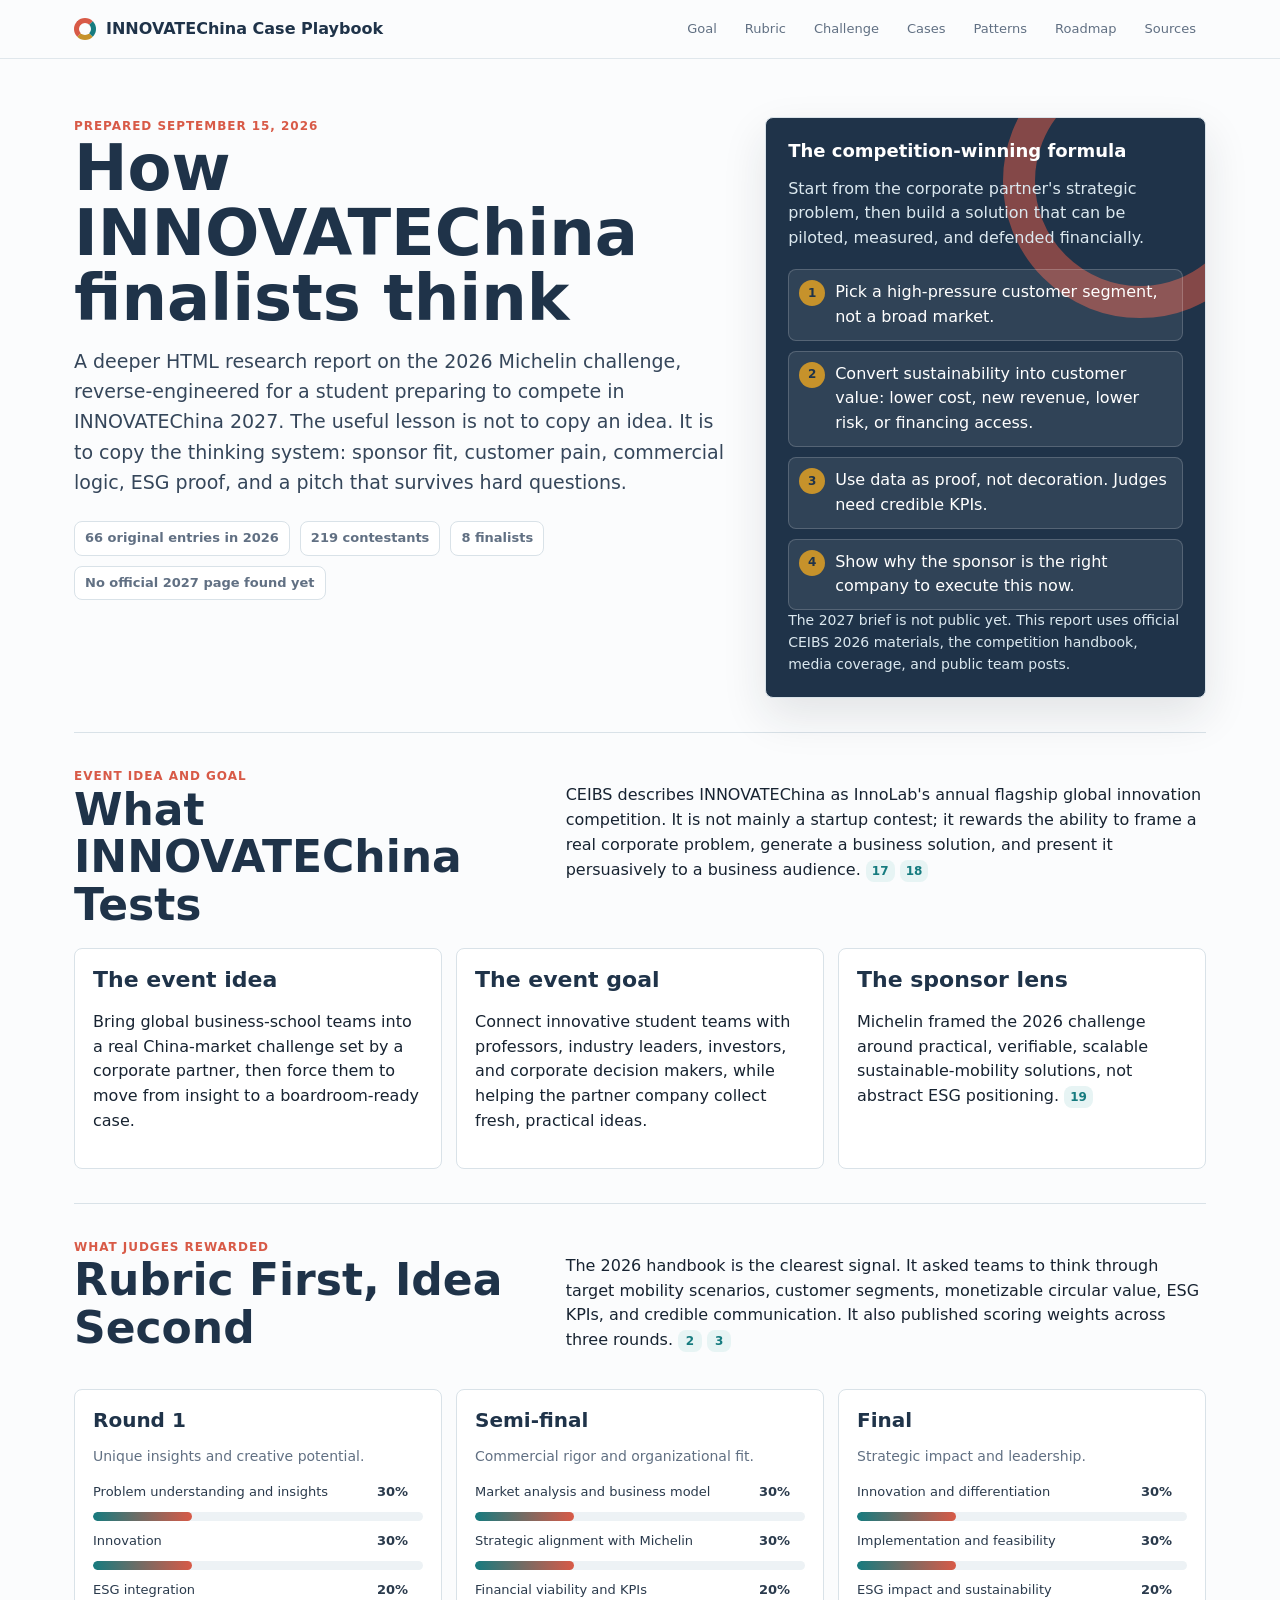
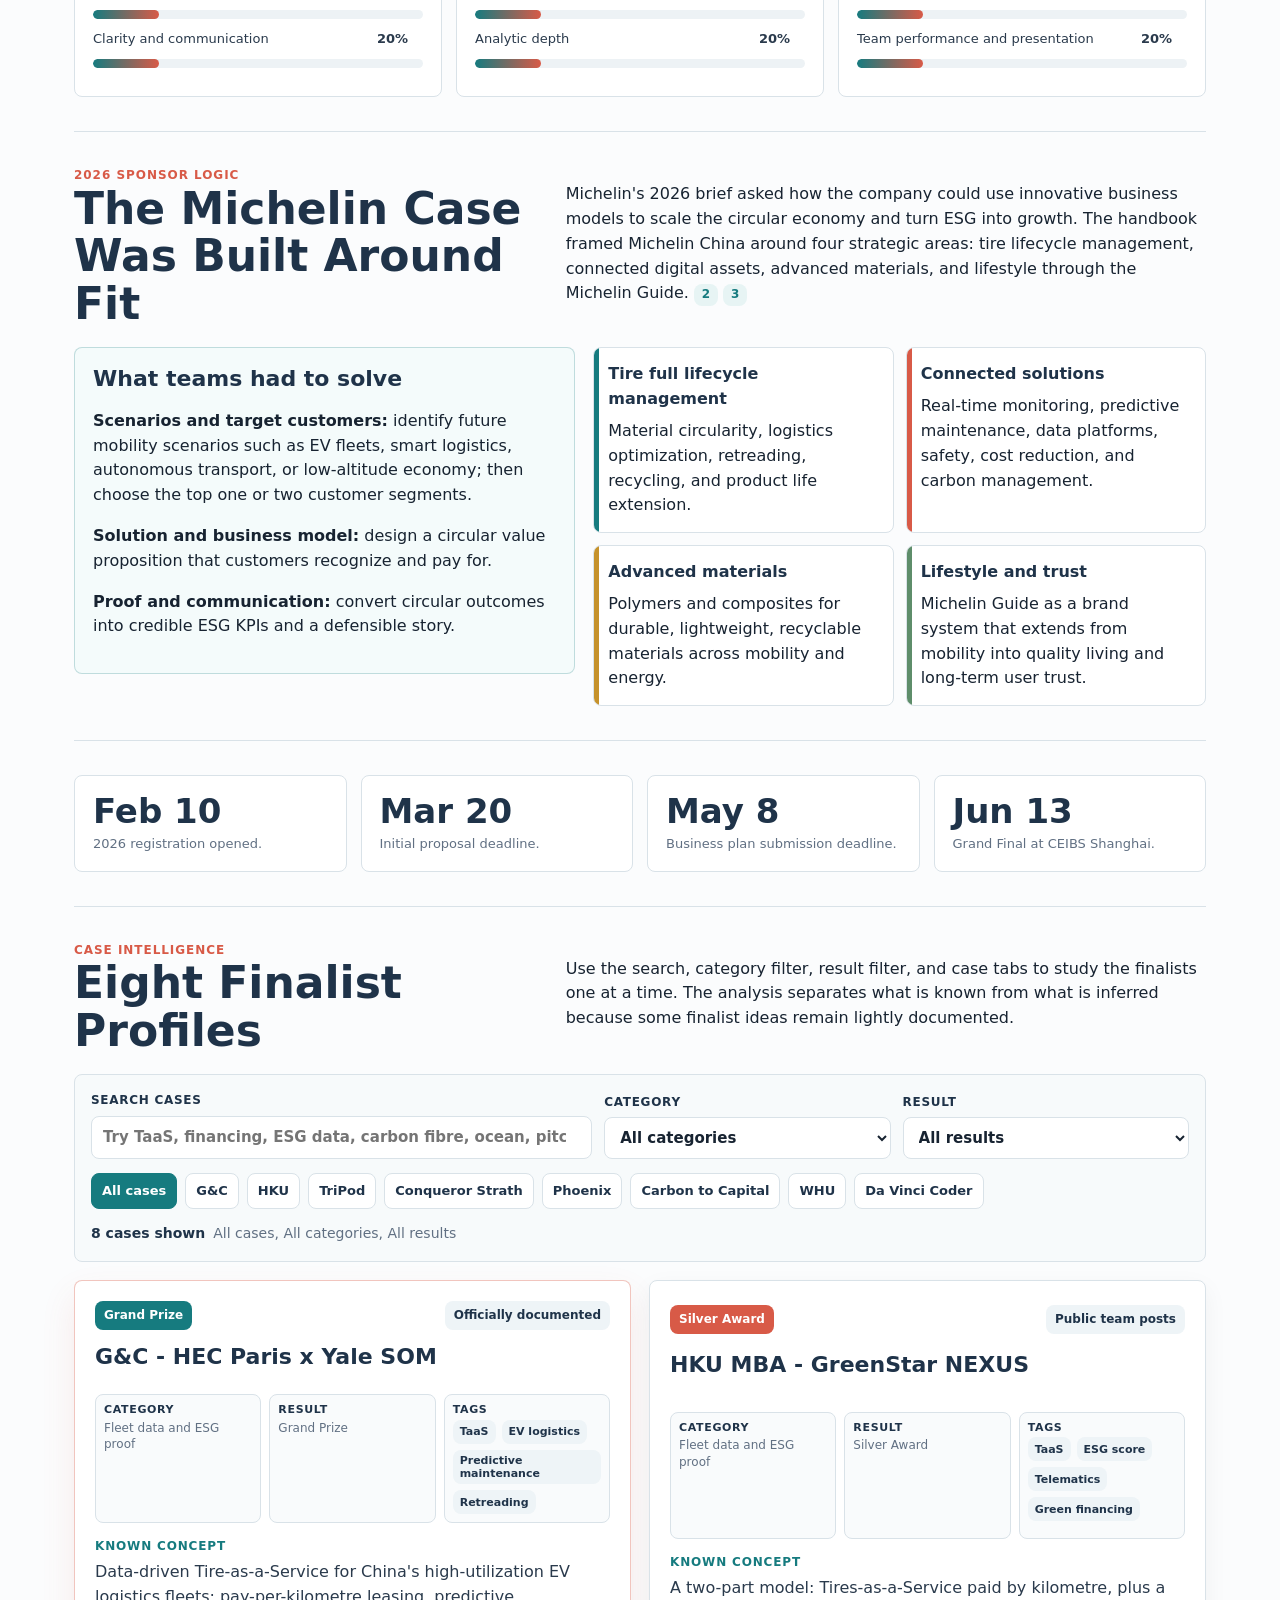
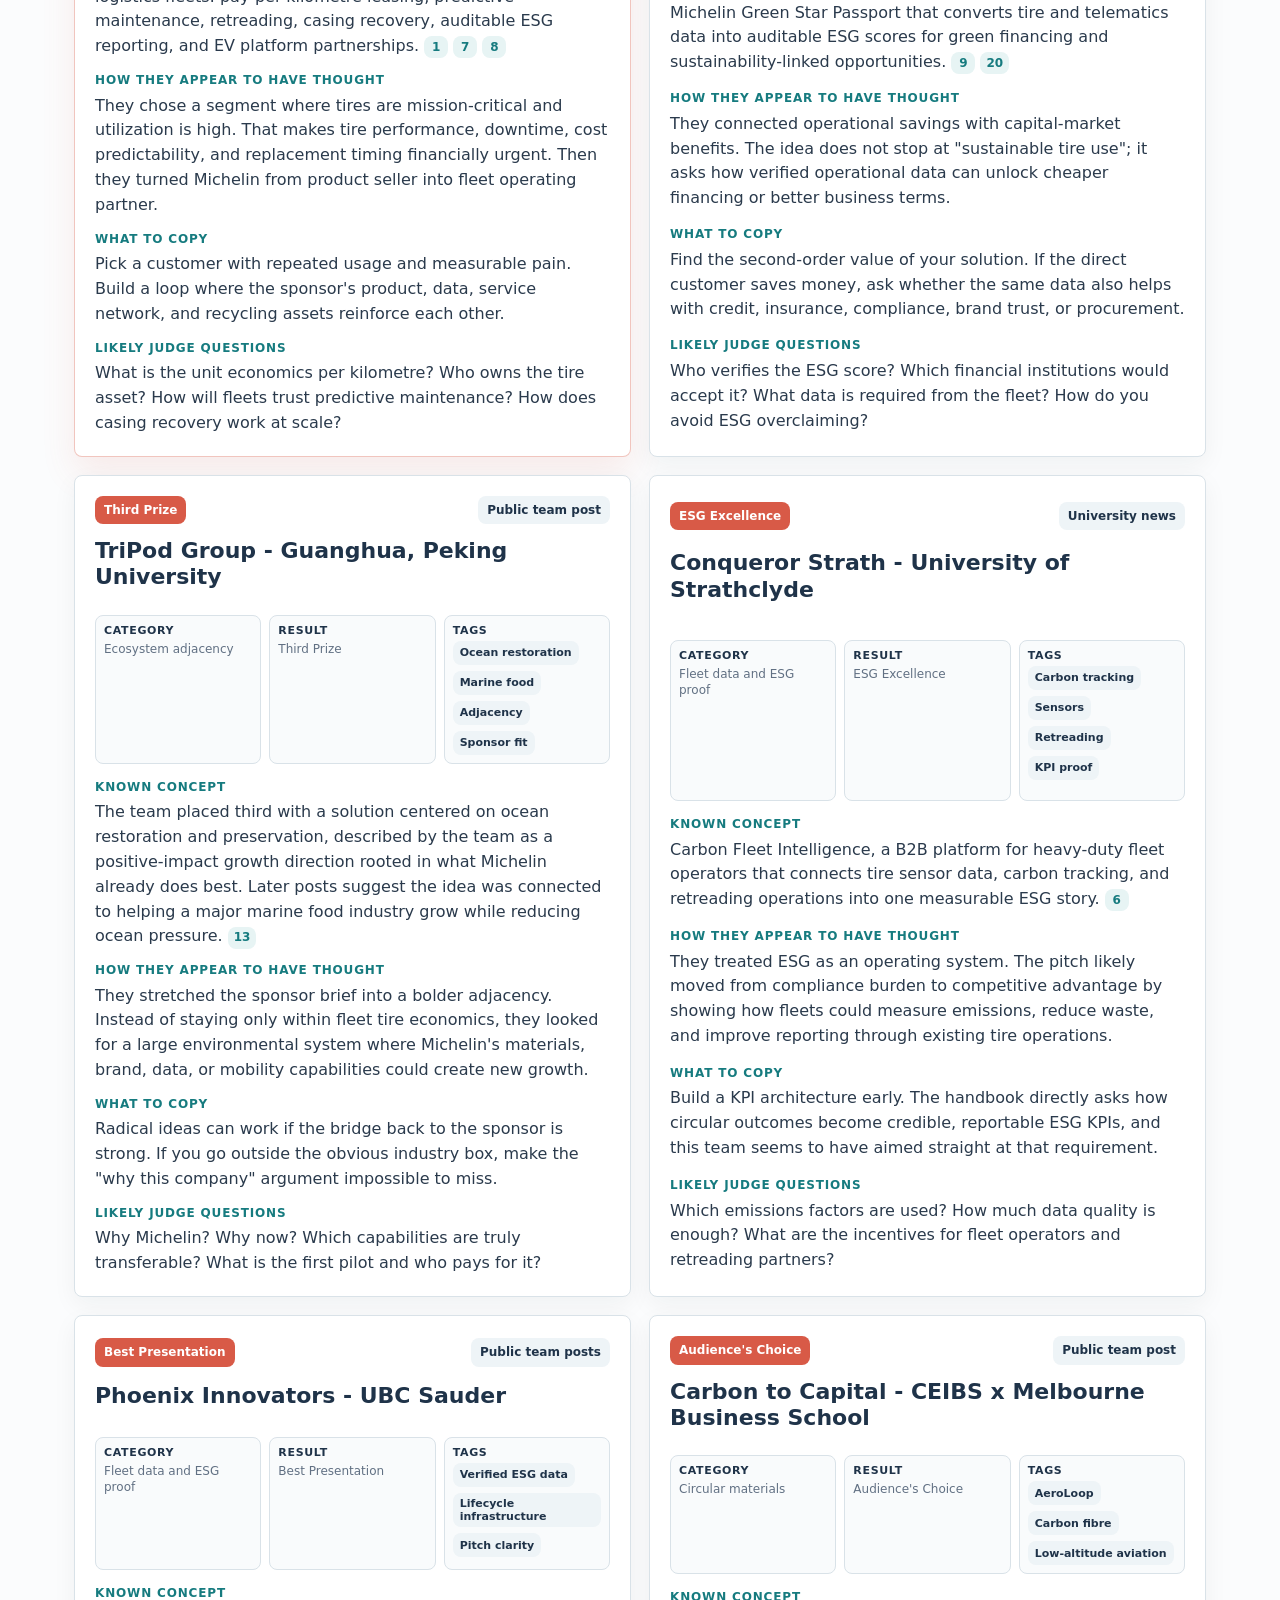
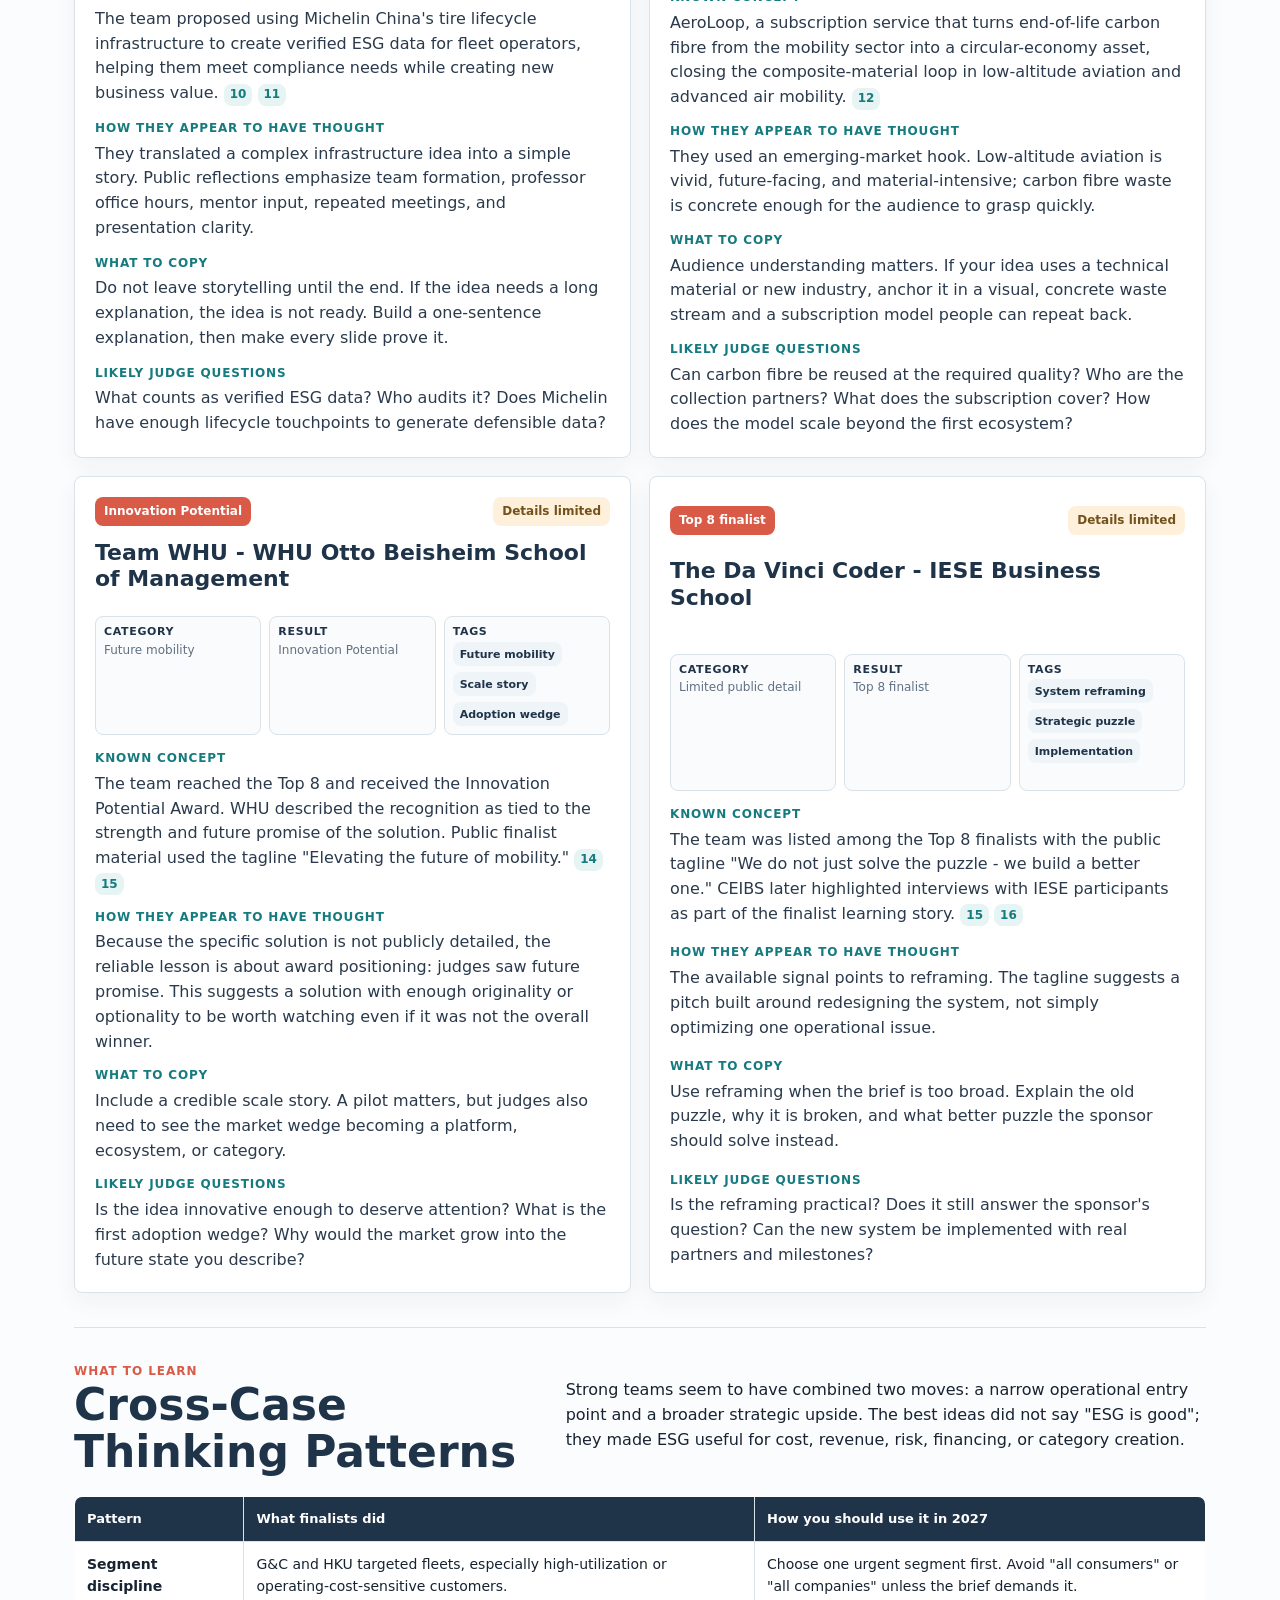
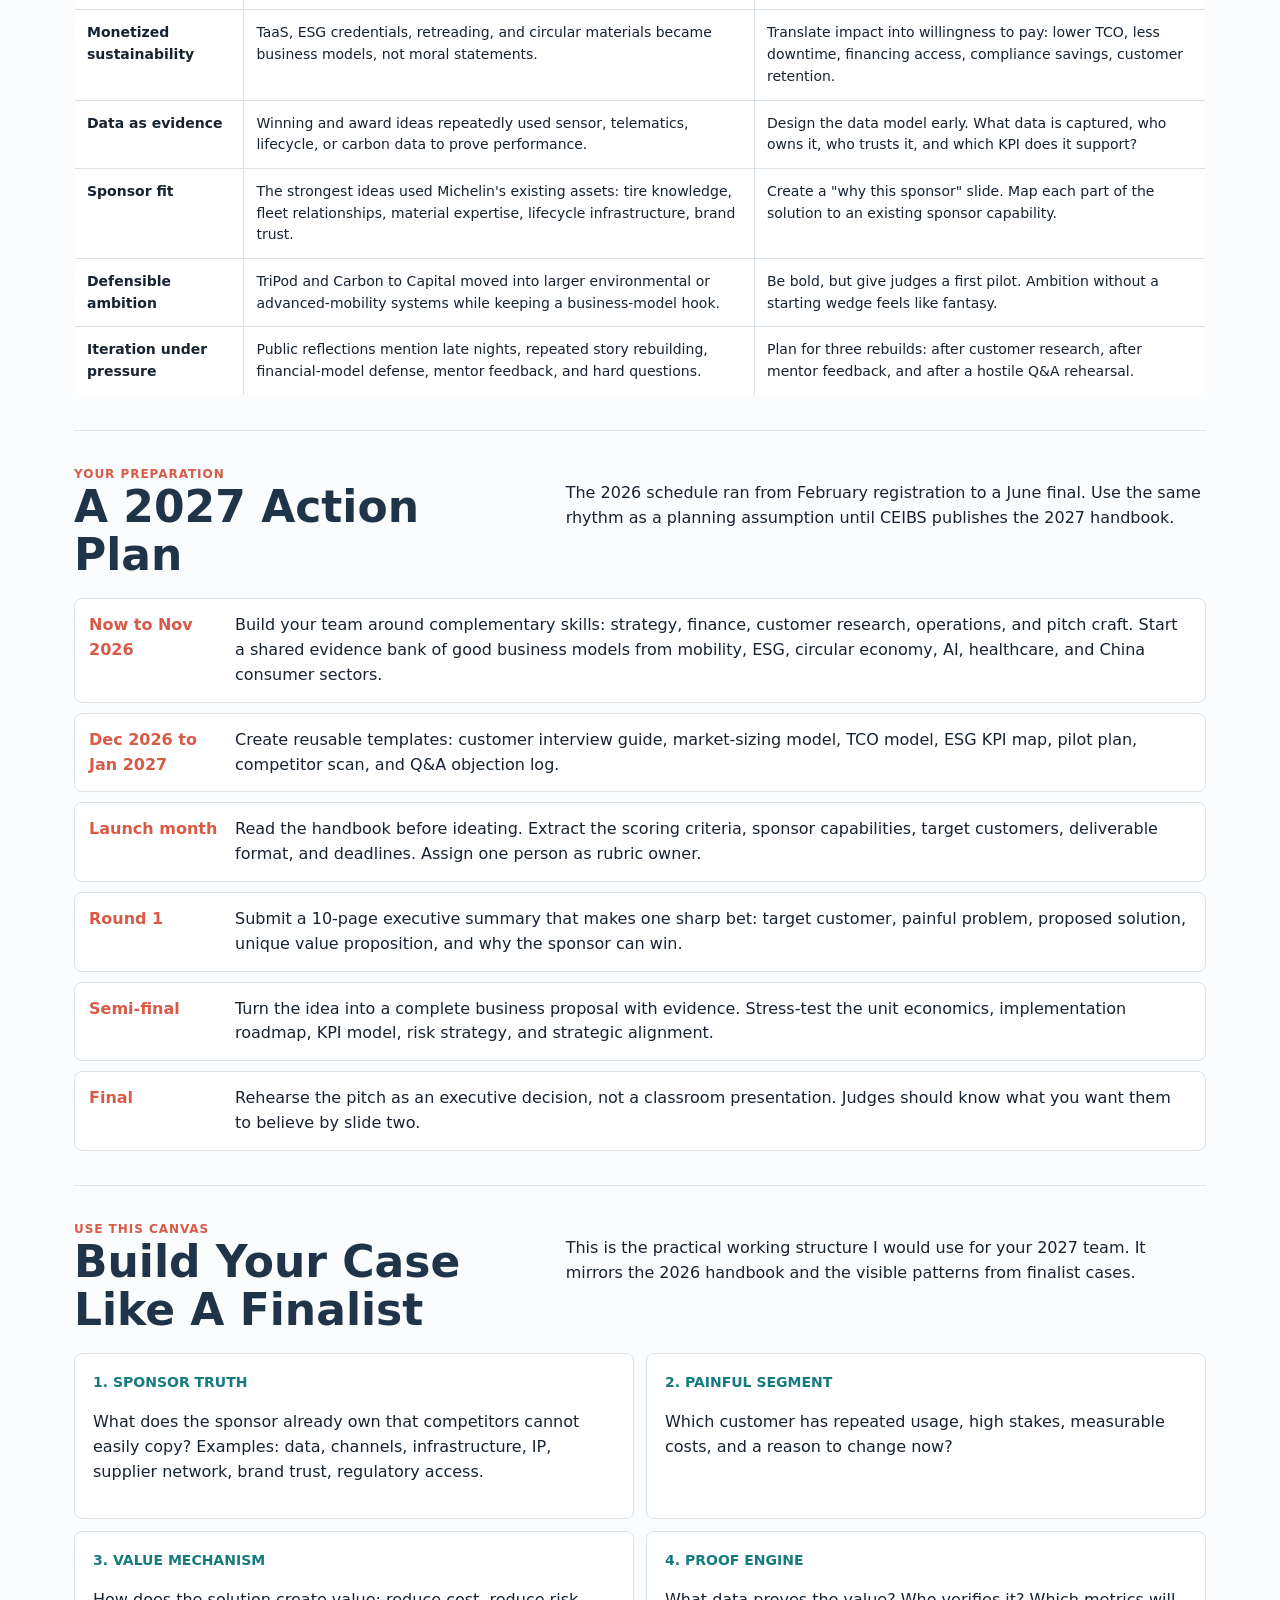
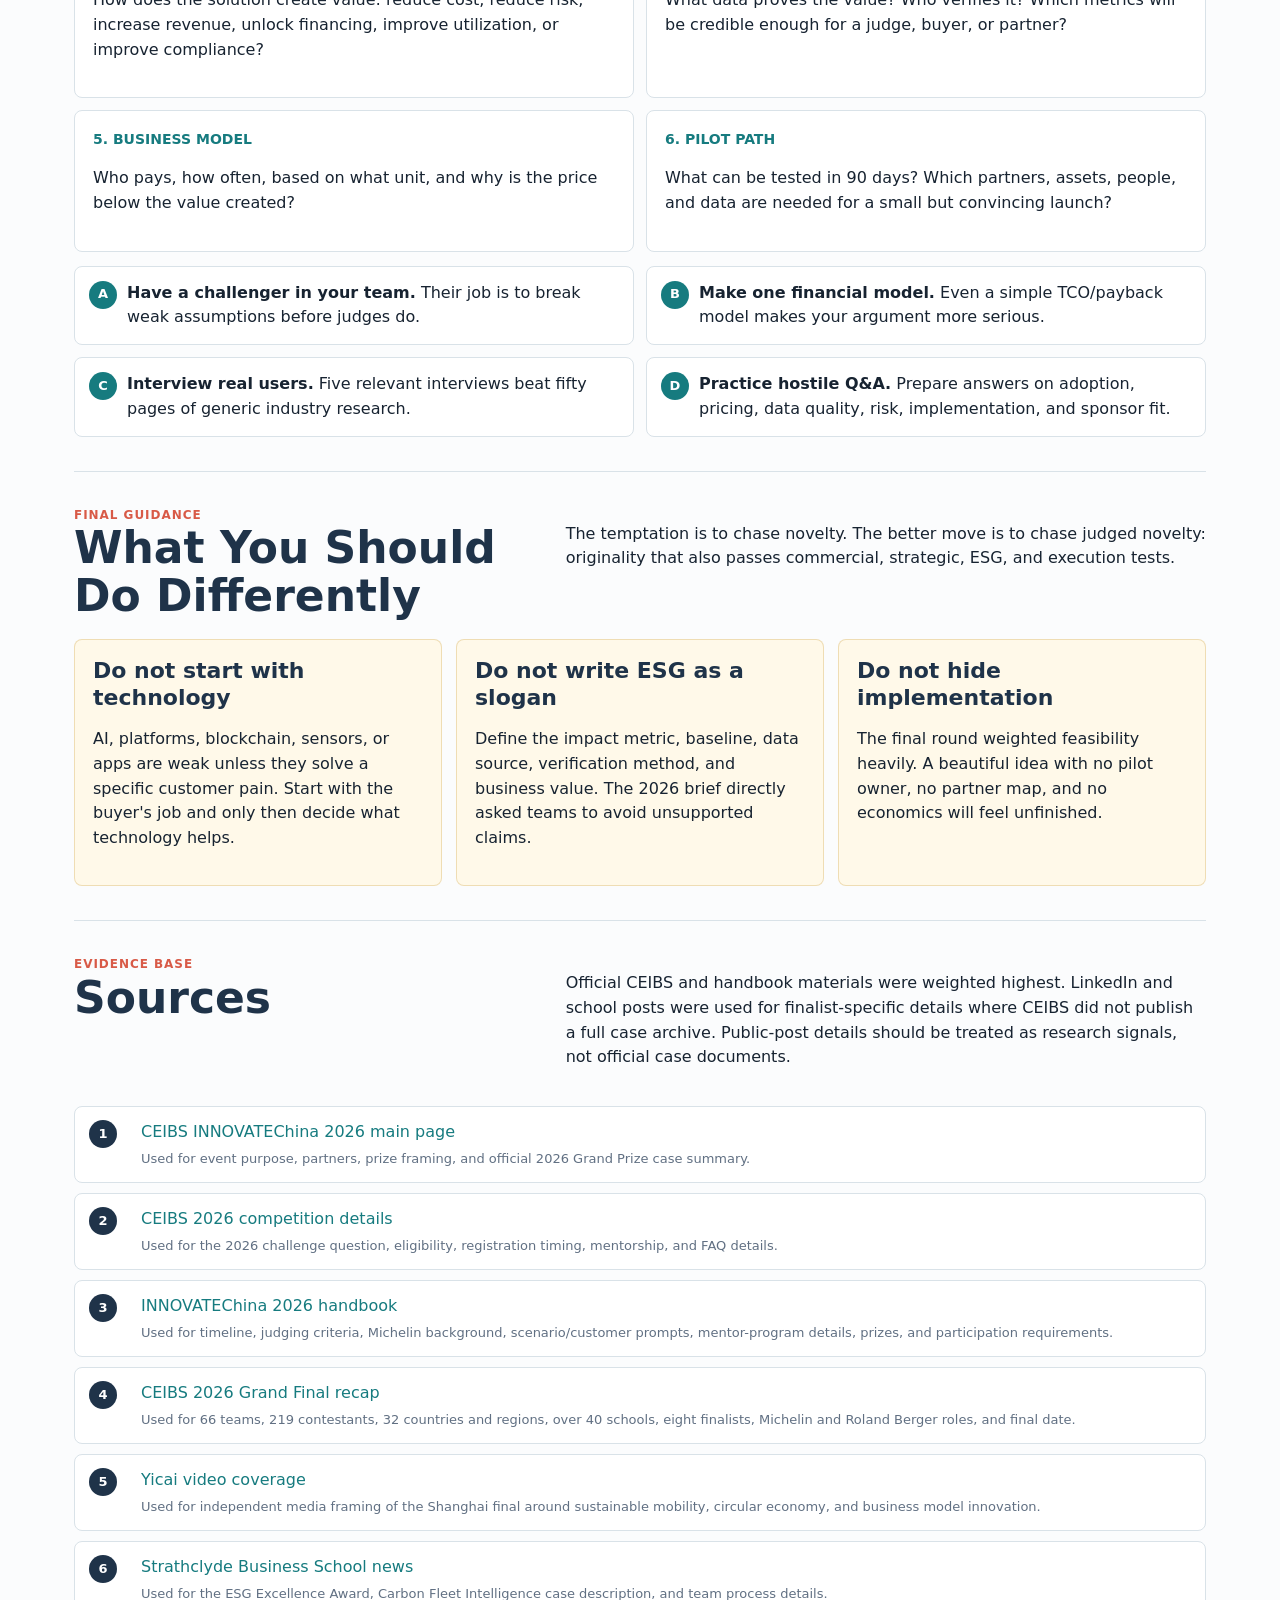
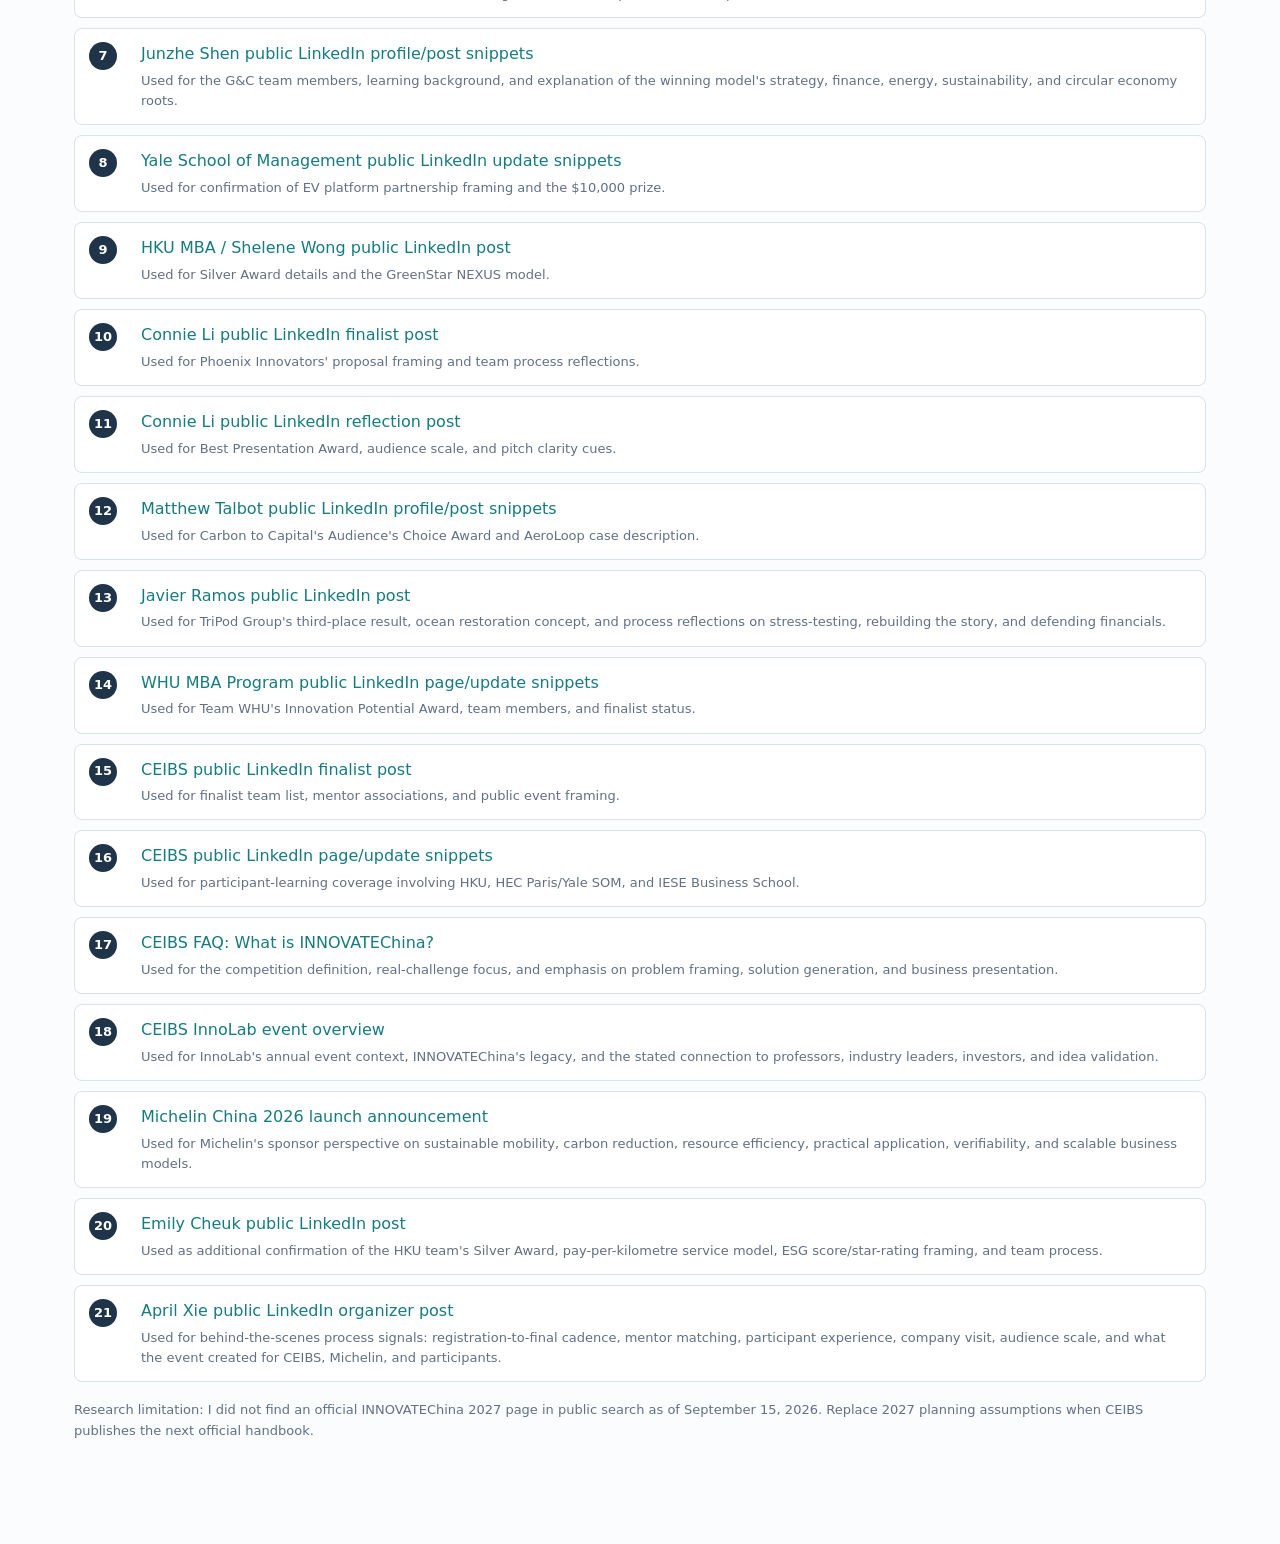
<file: docs/pages/competitions/innovatechina/playbook.html>
<!doctype html>
<html lang="en">
<head>
  <meta charset="utf-8">
  <meta name="viewport" content="width=device-width, initial-scale=1">
  <title>INNOVATEChina 2027 Case Playbook</title>
  <style>
    :root {
      --ink: #172331;
      --muted: #617083;
      --navy: #1f3349;
      --teal: #167b7f;
      --coral: #d85a47;
      --gold: #c6922b;
      --green: #5e8d6a;
      --paper: #fbfcfd;
      --wash: #eef4f7;
      --line: #d9e2e8;
      --white: #ffffff;
      --shadow: 0 18px 45px rgba(23, 35, 49, 0.11);
    }

    * {
      box-sizing: border-box;
    }

    html {
      scroll-behavior: smooth;
    }

    body {
      margin: 0;
      color: var(--ink);
      background: var(--paper);
      font-family: Inter, ui-sans-serif, system-ui, -apple-system, BlinkMacSystemFont, "Segoe UI", sans-serif;
      font-size: 16px;
      line-height: 1.55;
    }

    a {
      color: var(--teal);
      text-decoration: none;
    }

    a:hover {
      text-decoration: underline;
    }

    .page {
      min-height: 100vh;
    }

    .topbar {
      position: sticky;
      top: 0;
      z-index: 20;
      border-bottom: 1px solid rgba(217, 226, 232, 0.82);
      background: rgba(251, 252, 253, 0.92);
      backdrop-filter: blur(14px);
    }

    .topbar-inner {
      display: flex;
      align-items: center;
      justify-content: space-between;
      gap: 20px;
      max-width: 1180px;
      margin: 0 auto;
      padding: 12px 24px;
    }

    .brand {
      display: flex;
      align-items: center;
      gap: 10px;
      font-weight: 800;
      color: var(--navy);
    }

    .mark {
      width: 22px;
      height: 22px;
      border: 5px solid var(--coral);
      border-right-color: var(--teal);
      border-bottom-color: var(--gold);
      border-radius: 50%;
    }

    nav {
      display: flex;
      flex-wrap: wrap;
      justify-content: flex-end;
      gap: 8px;
      font-size: 13px;
    }

    nav a {
      padding: 6px 9px;
      color: var(--muted);
      border: 1px solid transparent;
      border-radius: 8px;
    }

    nav a:hover {
      color: var(--navy);
      border-color: var(--line);
      background: var(--white);
      text-decoration: none;
    }

    main {
      max-width: 1180px;
      margin: 0 auto;
      padding: 0 24px 56px;
    }

    .hero {
      display: grid;
      grid-template-columns: minmax(0, 1.2fr) minmax(320px, 0.8fr);
      gap: 30px;
      align-items: stretch;
      padding: 58px 0 34px;
    }

    .hero h1 {
      margin: 0 0 14px;
      max-width: 830px;
      color: var(--navy);
      font-size: clamp(38px, 5vw, 72px);
      line-height: 1.02;
      letter-spacing: 0;
    }

    .lead {
      max-width: 820px;
      margin: 0 0 24px;
      color: #35465a;
      font-size: 19px;
      line-height: 1.6;
    }

    .hero-meta {
      display: flex;
      flex-wrap: wrap;
      gap: 10px;
      margin-top: 22px;
    }

    .pill {
      display: inline-flex;
      align-items: center;
      min-height: 32px;
      padding: 6px 10px;
      border: 1px solid var(--line);
      border-radius: 8px;
      background: var(--white);
      color: var(--muted);
      font-size: 13px;
      font-weight: 650;
    }

    .brief {
      display: grid;
      align-content: space-between;
      padding: 22px;
      border: 1px solid var(--line);
      border-radius: 8px;
      background: var(--navy);
      color: var(--white);
      box-shadow: var(--shadow);
      min-height: 430px;
      overflow: hidden;
      position: relative;
    }

    .brief::after {
      content: "";
      position: absolute;
      right: -72px;
      top: -74px;
      width: 210px;
      height: 210px;
      border: 32px solid rgba(216, 90, 71, 0.55);
      border-radius: 50%;
      z-index: 0;
    }

    .brief > * {
      position: relative;
      z-index: 1;
    }

    .brief h2 {
      margin: 0 0 14px;
      font-size: 18px;
      line-height: 1.25;
      color: var(--white);
    }

    .brief p {
      margin: 0;
      color: #dbe8ef;
    }

    .brief-list {
      display: grid;
      gap: 10px;
      margin-top: 18px;
    }

    .brief-item {
      display: grid;
      grid-template-columns: 26px 1fr;
      gap: 10px;
      align-items: start;
      padding: 10px;
      border: 1px solid rgba(255, 255, 255, 0.18);
      border-radius: 8px;
      background: rgba(255, 255, 255, 0.08);
    }

    .brief-num {
      display: grid;
      place-items: center;
      width: 26px;
      height: 26px;
      border-radius: 50%;
      background: var(--gold);
      color: var(--navy);
      font-size: 12px;
      font-weight: 850;
    }

    .section {
      padding: 34px 0;
      border-top: 1px solid var(--line);
    }

    .section-header {
      display: grid;
      grid-template-columns: minmax(0, 0.42fr) minmax(0, 0.58fr);
      gap: 28px;
      align-items: start;
      margin-bottom: 20px;
    }

    h2 {
      margin: 0;
      color: var(--navy);
      font-size: clamp(28px, 3.5vw, 44px);
      line-height: 1.08;
      letter-spacing: 0;
    }

    h3 {
      margin: 0 0 10px;
      color: var(--navy);
      font-size: 22px;
      line-height: 1.2;
      letter-spacing: 0;
    }

    h4 {
      margin: 0 0 8px;
      color: var(--teal);
      font-size: 14px;
      letter-spacing: 0;
      text-transform: uppercase;
    }

    .eyebrow {
      color: var(--coral);
      font-size: 12px;
      font-weight: 850;
      letter-spacing: 0.08em;
      text-transform: uppercase;
    }

    .note {
      color: var(--muted);
      font-size: 14px;
    }

    .grid-3 {
      display: grid;
      grid-template-columns: repeat(3, minmax(0, 1fr));
      gap: 14px;
    }

    .grid-4 {
      display: grid;
      grid-template-columns: repeat(4, minmax(0, 1fr));
      gap: 14px;
    }

    .panel {
      padding: 18px;
      border: 1px solid var(--line);
      border-radius: 8px;
      background: var(--white);
    }

    .panel.accent {
      border-color: rgba(22, 123, 127, 0.24);
      background: #f4fbfb;
    }

    .panel.warning {
      border-color: rgba(198, 146, 43, 0.28);
      background: #fff9e9;
    }

    .metric {
      padding: 18px;
      border: 1px solid var(--line);
      border-radius: 8px;
      background: var(--white);
    }

    .metric strong {
      display: block;
      color: var(--navy);
      font-size: 34px;
      line-height: 1;
    }

    .metric span {
      display: block;
      margin-top: 7px;
      color: var(--muted);
      font-size: 13px;
      line-height: 1.35;
    }

    .rubric {
      display: grid;
      grid-template-columns: repeat(3, minmax(0, 1fr));
      gap: 14px;
    }

    .rubric-card {
      padding: 18px;
      border: 1px solid var(--line);
      border-radius: 8px;
      background: var(--white);
    }

    .rubric-card h3 {
      font-size: 20px;
    }

    .bar-row {
      display: grid;
      grid-template-columns: minmax(0, 1fr) 46px;
      gap: 10px;
      align-items: center;
      margin: 10px 0;
      color: #2a3a4c;
      font-size: 13px;
    }

    .bar {
      grid-column: 1 / -1;
      height: 9px;
      border-radius: 8px;
      background: #edf2f5;
      overflow: hidden;
    }

    .bar span {
      display: block;
      height: 100%;
      border-radius: 8px;
      background: linear-gradient(90deg, var(--teal), var(--coral));
    }

    .challenge-map {
      display: grid;
      grid-template-columns: minmax(0, 0.9fr) minmax(0, 1.1fr);
      gap: 18px;
      align-items: start;
    }

    .capability-grid {
      display: grid;
      grid-template-columns: repeat(2, minmax(0, 1fr));
      gap: 12px;
    }

    .capability {
      padding: 14px;
      min-height: 128px;
      border: 1px solid var(--line);
      border-radius: 8px;
      background: var(--white);
      position: relative;
      overflow: hidden;
    }

    .capability::before {
      content: "";
      position: absolute;
      inset: 0 auto 0 0;
      width: 5px;
      background: var(--teal);
    }

    .capability:nth-child(2)::before {
      background: var(--coral);
    }

    .capability:nth-child(3)::before {
      background: var(--gold);
    }

    .capability:nth-child(4)::before {
      background: var(--green);
    }

    .capability b {
      display: block;
      margin-bottom: 7px;
      color: var(--navy);
    }

    .case-grid {
      display: grid;
      grid-template-columns: repeat(2, minmax(0, 1fr));
      gap: 18px;
    }

    .case-explorer {
      display: grid;
      gap: 14px;
      margin-bottom: 18px;
      padding: 16px;
      border: 1px solid var(--line);
      border-radius: 8px;
      background: #f7fafb;
    }

    .case-filter-row {
      display: grid;
      grid-template-columns: minmax(260px, 1.4fr) minmax(180px, 0.8fr) minmax(180px, 0.8fr);
      gap: 12px;
      align-items: end;
    }

    .field {
      display: grid;
      gap: 6px;
      color: var(--navy);
      font-size: 12px;
      font-weight: 850;
      letter-spacing: 0.06em;
      text-transform: uppercase;
    }

    .field input,
    .field select {
      width: 100%;
      min-height: 42px;
      padding: 9px 11px;
      border: 1px solid var(--line);
      border-radius: 8px;
      background: var(--white);
      color: var(--ink);
      font: inherit;
      font-size: 15px;
      letter-spacing: 0;
      text-transform: none;
    }

    .field input:focus,
    .field select:focus,
    .case-tab:focus {
      outline: 3px solid rgba(22, 123, 127, 0.18);
      outline-offset: 2px;
      border-color: var(--teal);
    }

    .case-tabs {
      display: flex;
      flex-wrap: wrap;
      gap: 8px;
    }

    .case-tab {
      min-height: 34px;
      padding: 7px 10px;
      border: 1px solid var(--line);
      border-radius: 8px;
      background: var(--white);
      color: var(--navy);
      font: inherit;
      font-size: 13px;
      font-weight: 750;
      cursor: pointer;
    }

    .case-tab[aria-selected="true"] {
      border-color: var(--teal);
      background: var(--teal);
      color: var(--white);
    }

    .case-summary {
      display: flex;
      flex-wrap: wrap;
      gap: 8px;
      align-items: center;
      color: var(--muted);
      font-size: 14px;
    }

    .case-summary strong {
      color: var(--navy);
    }

    .case-meta {
      display: grid;
      grid-template-columns: repeat(3, minmax(0, 1fr));
      gap: 8px;
    }

    .meta-chip {
      padding: 8px;
      border: 1px solid var(--line);
      border-radius: 8px;
      background: #f9fbfc;
      color: var(--muted);
      font-size: 12px;
      line-height: 1.35;
    }

    .meta-chip b {
      display: block;
      margin-bottom: 2px;
      color: var(--navy);
      font-size: 11px;
      letter-spacing: 0.06em;
      text-transform: uppercase;
    }

    .tag-row {
      display: flex;
      flex-wrap: wrap;
      gap: 6px;
    }

    .meta-chip .tag {
      min-height: 24px;
      padding: 4px 7px;
      font-size: 11px;
      line-height: 1.2;
    }

    .case-card {
      display: grid;
      gap: 14px;
      padding: 20px;
      border: 1px solid var(--line);
      border-radius: 8px;
      background: var(--white);
      box-shadow: 0 8px 24px rgba(23, 35, 49, 0.05);
    }

    .case-card.highlight {
      border-color: rgba(216, 90, 71, 0.35);
      box-shadow: 0 16px 35px rgba(216, 90, 71, 0.11);
    }

    .case-top {
      display: flex;
      flex-wrap: wrap;
      gap: 8px;
      align-items: center;
      justify-content: space-between;
    }

    .tag {
      display: inline-flex;
      align-items: center;
      min-height: 28px;
      padding: 5px 9px;
      border-radius: 8px;
      background: var(--wash);
      color: var(--navy);
      font-size: 12px;
      font-weight: 750;
    }

    .tag.official {
      color: var(--white);
      background: var(--teal);
    }

    .tag.public {
      color: var(--white);
      background: var(--coral);
    }

    .tag.inferred {
      background: #fff0db;
      color: #72521c;
    }

    .case-card dl {
      display: grid;
      gap: 12px;
      margin: 0;
    }

    .case-card dt {
      margin-bottom: 4px;
      color: var(--teal);
      font-size: 12px;
      font-weight: 850;
      letter-spacing: 0.07em;
      text-transform: uppercase;
    }

    .case-card dd {
      margin: 0;
      color: #2a3a4c;
    }

    .case-card[hidden],
    .empty-state[hidden] {
      display: none;
    }

    .empty-state {
      padding: 22px;
      border: 1px dashed var(--line);
      border-radius: 8px;
      background: var(--white);
      color: var(--muted);
      text-align: center;
    }

    .matrix {
      width: 100%;
      border-collapse: collapse;
      overflow: hidden;
      border: 1px solid var(--line);
      border-radius: 8px;
      background: var(--white);
      font-size: 14px;
    }

    .matrix th,
    .matrix td {
      padding: 12px;
      border-bottom: 1px solid var(--line);
      border-right: 1px solid var(--line);
      text-align: left;
      vertical-align: top;
    }

    .matrix th {
      color: var(--white);
      background: var(--navy);
      font-size: 13px;
      font-weight: 750;
    }

    .matrix tr:last-child td {
      border-bottom: 0;
    }

    .matrix td:last-child,
    .matrix th:last-child {
      border-right: 0;
    }

    .timeline {
      display: grid;
      gap: 10px;
    }

    .time-step {
      display: grid;
      grid-template-columns: 130px 1fr;
      gap: 16px;
      align-items: start;
      padding: 14px;
      border: 1px solid var(--line);
      border-radius: 8px;
      background: var(--white);
    }

    .time-step strong {
      color: var(--coral);
    }

    .canvas {
      display: grid;
      grid-template-columns: repeat(2, minmax(0, 1fr));
      gap: 12px;
    }

    .canvas .panel {
      min-height: 142px;
    }

    .checklist {
      display: grid;
      grid-template-columns: repeat(2, minmax(0, 1fr));
      gap: 12px;
      margin-top: 14px;
    }

    .check {
      display: grid;
      grid-template-columns: 28px 1fr;
      gap: 10px;
      padding: 14px;
      border: 1px solid var(--line);
      border-radius: 8px;
      background: var(--white);
    }

    .check-num {
      display: grid;
      place-items: center;
      width: 28px;
      height: 28px;
      border-radius: 50%;
      color: var(--white);
      background: var(--teal);
      font-weight: 850;
      font-size: 13px;
    }

    .sources {
      display: grid;
      gap: 10px;
      counter-reset: source;
    }

    .source {
      display: grid;
      grid-template-columns: 42px 1fr;
      gap: 10px;
      padding: 13px 14px;
      border: 1px solid var(--line);
      border-radius: 8px;
      background: var(--white);
    }

    .source::before {
      counter-increment: source;
      content: counter(source);
      display: grid;
      place-items: center;
      width: 28px;
      height: 28px;
      border-radius: 50%;
      color: var(--white);
      background: var(--navy);
      font-weight: 850;
      font-size: 13px;
    }

    .source p {
      margin: 4px 0 0;
      color: var(--muted);
      font-size: 13px;
    }

    .src {
      display: inline-flex;
      align-items: center;
      justify-content: center;
      min-width: 24px;
      height: 22px;
      padding: 0 6px;
      border-radius: 8px;
      background: #e7f4f4;
      color: var(--teal);
      font-size: 12px;
      font-weight: 850;
      vertical-align: baseline;
    }

    .print-note {
      margin-top: 18px;
      color: var(--muted);
      font-size: 13px;
    }

    @media (max-width: 920px) {
      .hero,
      .section-header,
      .challenge-map,
      .case-grid,
      .case-filter-row,
      .rubric,
      .grid-3,
      .grid-4,
      .canvas,
      .checklist {
        grid-template-columns: 1fr;
      }

      .case-meta {
        grid-template-columns: 1fr;
      }

      .brief {
        min-height: auto;
      }

      .topbar-inner {
        align-items: flex-start;
        flex-direction: column;
      }

      nav {
        justify-content: flex-start;
      }
    }

    @media (max-width: 620px) {
      main,
      .topbar-inner {
        padding-left: 16px;
        padding-right: 16px;
      }

      .hero {
        padding-top: 34px;
      }

      .capability-grid,
      .time-step {
        grid-template-columns: 1fr;
      }

      .matrix {
        display: block;
        overflow-x: auto;
        white-space: normal;
      }
    }

    @media print {
      body {
        background: white;
      }

      .topbar {
        position: static;
      }

      nav {
        display: none;
      }

      .case-card,
      .panel,
      .metric,
      .rubric-card {
        break-inside: avoid;
        box-shadow: none;
      }

      a {
        color: #17676a;
      }
    }
  </style>
</head>
<body>
  <div class="page">
    <header class="topbar">
      <div class="topbar-inner">
        <div class="brand"><span class="mark" aria-hidden="true"></span> INNOVATEChina Case Playbook</div>
        <nav aria-label="Report sections">
          <a href="#goal">Goal</a>
          <a href="#rubric">Rubric</a>
          <a href="#challenge">Challenge</a>
          <a href="#cases">Cases</a>
          <a href="#patterns">Patterns</a>
          <a href="#roadmap">Roadmap</a>
          <a href="#sources">Sources</a>
        </nav>
      </div>
    </header>

    <main>
      <section class="hero" id="top">
        <div>
          <div class="eyebrow">Prepared September 15, 2026</div>
          <h1>How INNOVATEChina finalists think</h1>
          <p class="lead">A deeper HTML research report on the 2026 Michelin challenge, reverse-engineered for a student preparing to compete in INNOVATEChina 2027. The useful lesson is not to copy an idea. It is to copy the thinking system: sponsor fit, customer pain, commercial logic, ESG proof, and a pitch that survives hard questions.</p>
          <div class="hero-meta">
            <span class="pill">66 original entries in 2026</span>
            <span class="pill">219 contestants</span>
            <span class="pill">8 finalists</span>
            <span class="pill">No official 2027 page found yet</span>
          </div>
        </div>
        <aside class="brief">
          <div>
            <h2>The competition-winning formula</h2>
            <p>Start from the corporate partner's strategic problem, then build a solution that can be piloted, measured, and defended financially.</p>
            <div class="brief-list">
              <div class="brief-item"><span class="brief-num">1</span><span>Pick a high-pressure customer segment, not a broad market.</span></div>
              <div class="brief-item"><span class="brief-num">2</span><span>Convert sustainability into customer value: lower cost, new revenue, lower risk, or financing access.</span></div>
              <div class="brief-item"><span class="brief-num">3</span><span>Use data as proof, not decoration. Judges need credible KPIs.</span></div>
              <div class="brief-item"><span class="brief-num">4</span><span>Show why the sponsor is the right company to execute this now.</span></div>
            </div>
          </div>
          <p class="note">The 2027 brief is not public yet. This report uses official CEIBS 2026 materials, the competition handbook, media coverage, and public team posts.</p>
        </aside>
      </section>

      <section class="section" id="goal">
        <div class="section-header">
          <div>
            <div class="eyebrow">Event idea and goal</div>
            <h2>What INNOVATEChina Tests</h2>
          </div>
          <p>CEIBS describes INNOVATEChina as InnoLab's annual flagship global innovation competition. It is not mainly a startup contest; it rewards the ability to frame a real corporate problem, generate a business solution, and present it persuasively to a business audience. <a class="src" href="#s17">17</a> <a class="src" href="#s18">18</a></p>
        </div>

        <div class="grid-3">
          <div class="panel">
            <h3>The event idea</h3>
            <p>Bring global business-school teams into a real China-market challenge set by a corporate partner, then force them to move from insight to a boardroom-ready case.</p>
          </div>
          <div class="panel">
            <h3>The event goal</h3>
            <p>Connect innovative student teams with professors, industry leaders, investors, and corporate decision makers, while helping the partner company collect fresh, practical ideas.</p>
          </div>
          <div class="panel">
            <h3>The sponsor lens</h3>
            <p>Michelin framed the 2026 challenge around practical, verifiable, scalable sustainable-mobility solutions, not abstract ESG positioning. <a class="src" href="#s19">19</a></p>
          </div>
        </div>
      </section>

      <section class="section" id="rubric">
        <div class="section-header">
          <div>
            <div class="eyebrow">What judges rewarded</div>
            <h2>Rubric First, Idea Second</h2>
          </div>
          <p>The 2026 handbook is the clearest signal. It asked teams to think through target mobility scenarios, customer segments, monetizable circular value, ESG KPIs, and credible communication. It also published scoring weights across three rounds. <a class="src" href="#s2">2</a> <a class="src" href="#s3">3</a></p>
        </div>

        <div class="rubric">
          <div class="rubric-card">
            <h3>Round 1</h3>
            <p class="note">Unique insights and creative potential.</p>
            <div class="bar-row"><span>Problem understanding and insights</span><b>30%</b><div class="bar"><span style="width: 30%"></span></div></div>
            <div class="bar-row"><span>Innovation</span><b>30%</b><div class="bar"><span style="width: 30%"></span></div></div>
            <div class="bar-row"><span>ESG integration</span><b>20%</b><div class="bar"><span style="width: 20%"></span></div></div>
            <div class="bar-row"><span>Clarity and communication</span><b>20%</b><div class="bar"><span style="width: 20%"></span></div></div>
          </div>
          <div class="rubric-card">
            <h3>Semi-final</h3>
            <p class="note">Commercial rigor and organizational fit.</p>
            <div class="bar-row"><span>Market analysis and business model</span><b>30%</b><div class="bar"><span style="width: 30%"></span></div></div>
            <div class="bar-row"><span>Strategic alignment with Michelin</span><b>30%</b><div class="bar"><span style="width: 30%"></span></div></div>
            <div class="bar-row"><span>Financial viability and KPIs</span><b>20%</b><div class="bar"><span style="width: 20%"></span></div></div>
            <div class="bar-row"><span>Analytic depth</span><b>20%</b><div class="bar"><span style="width: 20%"></span></div></div>
          </div>
          <div class="rubric-card">
            <h3>Final</h3>
            <p class="note">Strategic impact and leadership.</p>
            <div class="bar-row"><span>Innovation and differentiation</span><b>30%</b><div class="bar"><span style="width: 30%"></span></div></div>
            <div class="bar-row"><span>Implementation and feasibility</span><b>30%</b><div class="bar"><span style="width: 30%"></span></div></div>
            <div class="bar-row"><span>ESG impact and sustainability</span><b>20%</b><div class="bar"><span style="width: 20%"></span></div></div>
            <div class="bar-row"><span>Team performance and presentation</span><b>20%</b><div class="bar"><span style="width: 20%"></span></div></div>
          </div>
        </div>
      </section>

      <section class="section" id="challenge">
        <div class="section-header">
          <div>
            <div class="eyebrow">2026 sponsor logic</div>
            <h2>The Michelin Case Was Built Around Fit</h2>
          </div>
          <p>Michelin's 2026 brief asked how the company could use innovative business models to scale the circular economy and turn ESG into growth. The handbook framed Michelin China around four strategic areas: tire lifecycle management, connected digital assets, advanced materials, and lifestyle through the Michelin Guide. <a class="src" href="#s2">2</a> <a class="src" href="#s3">3</a></p>
        </div>

        <div class="challenge-map">
          <div class="panel accent">
            <h3>What teams had to solve</h3>
            <p><b>Scenarios and target customers:</b> identify future mobility scenarios such as EV fleets, smart logistics, autonomous transport, or low-altitude economy; then choose the top one or two customer segments.</p>
            <p><b>Solution and business model:</b> design a circular value proposition that customers recognize and pay for.</p>
            <p><b>Proof and communication:</b> convert circular outcomes into credible ESG KPIs and a defensible story.</p>
          </div>
          <div class="capability-grid">
            <div class="capability"><b>Tire full lifecycle management</b>Material circularity, logistics optimization, retreading, recycling, and product life extension.</div>
            <div class="capability"><b>Connected solutions</b>Real-time monitoring, predictive maintenance, data platforms, safety, cost reduction, and carbon management.</div>
            <div class="capability"><b>Advanced materials</b>Polymers and composites for durable, lightweight, recyclable materials across mobility and energy.</div>
            <div class="capability"><b>Lifestyle and trust</b>Michelin Guide as a brand system that extends from mobility into quality living and long-term user trust.</div>
          </div>
        </div>
      </section>

      <section class="section">
        <div class="grid-4">
          <div class="metric"><strong>Feb 10</strong><span>2026 registration opened.</span></div>
          <div class="metric"><strong>Mar 20</strong><span>Initial proposal deadline.</span></div>
          <div class="metric"><strong>May 8</strong><span>Business plan submission deadline.</span></div>
          <div class="metric"><strong>Jun 13</strong><span>Grand Final at CEIBS Shanghai.</span></div>
        </div>
      </section>

      <section class="section" id="cases">
        <div class="section-header">
          <div>
            <div class="eyebrow">Case intelligence</div>
            <h2>Eight Finalist Profiles</h2>
          </div>
          <p>Use the search, category filter, result filter, and case tabs to study the finalists one at a time. The analysis separates what is known from what is inferred because some finalist ideas remain lightly documented.</p>
        </div>

        <div class="case-explorer" data-case-explorer>
          <div class="case-filter-row">
            <label class="field" for="caseSearch">Search cases
              <input id="caseSearch" type="search" placeholder="Try TaaS, financing, ESG data, carbon fibre, ocean, pitch">
            </label>
            <label class="field" for="caseCategory">Category
              <select id="caseCategory">
                <option value="all">All categories</option>
                <option value="fleet-data">Fleet data and ESG proof</option>
                <option value="circular-materials">Circular materials</option>
                <option value="ecosystem-adjacency">Ecosystem adjacency</option>
                <option value="future-mobility">Future mobility</option>
                <option value="limited-public-detail">Limited public detail</option>
              </select>
            </label>
            <label class="field" for="caseResult">Result
              <select id="caseResult">
                <option value="all">All results</option>
                <option value="grand-prize">Grand Prize</option>
                <option value="silver-award">Silver Award</option>
                <option value="third-prize">Third Prize</option>
                <option value="esg-excellence">ESG Excellence</option>
                <option value="best-presentation">Best Presentation</option>
                <option value="audience-choice">Audience's Choice</option>
                <option value="innovation-potential">Innovation Potential</option>
                <option value="top-8-finalist">Top 8 finalist</option>
              </select>
            </label>
          </div>

          <div class="case-tabs" role="tablist" aria-label="Finalist case tabs">
            <button class="case-tab" type="button" data-case-tab="all" role="tab" aria-selected="true">All cases</button>
            <button class="case-tab" type="button" data-case-tab="g-c" role="tab" aria-selected="false">G&C</button>
            <button class="case-tab" type="button" data-case-tab="hku" role="tab" aria-selected="false">HKU</button>
            <button class="case-tab" type="button" data-case-tab="tripod" role="tab" aria-selected="false">TriPod</button>
            <button class="case-tab" type="button" data-case-tab="strath" role="tab" aria-selected="false">Conqueror Strath</button>
            <button class="case-tab" type="button" data-case-tab="phoenix" role="tab" aria-selected="false">Phoenix</button>
            <button class="case-tab" type="button" data-case-tab="carbon" role="tab" aria-selected="false">Carbon to Capital</button>
            <button class="case-tab" type="button" data-case-tab="whu" role="tab" aria-selected="false">WHU</button>
            <button class="case-tab" type="button" data-case-tab="davinci" role="tab" aria-selected="false">Da Vinci Coder</button>
          </div>

          <div class="case-summary" aria-live="polite">
            <strong id="caseResultCount">8 cases shown</strong>
            <span id="caseActiveFilters">All cases, all categories, all results</span>
          </div>
        </div>

        <div class="case-grid" id="caseGrid">
          <article class="case-card highlight" id="case-g-c" data-case="g-c" data-title="G&C - HEC Paris x Yale SOM" data-category="fleet-data" data-category-label="Fleet data and ESG proof" data-result="grand-prize" data-result-label="Grand Prize" data-tags="tire-as-a-service ev logistics predictive maintenance retreading circularity esg reporting platform partnerships sponsor fit">
            <div class="case-top">
              <span class="tag official">Grand Prize</span>
              <span class="tag">Officially documented</span>
            </div>
            <h3>G&C - HEC Paris x Yale SOM</h3>
            <div class="case-meta">
              <span class="meta-chip"><b>Category</b>Fleet data and ESG proof</span>
              <span class="meta-chip"><b>Result</b>Grand Prize</span>
              <span class="meta-chip"><b>Tags</b><span class="tag-row"><span class="tag">TaaS</span><span class="tag">EV logistics</span><span class="tag">Predictive maintenance</span><span class="tag">Retreading</span></span></span>
            </div>
            <dl>
              <div>
                <dt>Known concept</dt>
                <dd>Data-driven Tire-as-a-Service for China's high-utilization EV logistics fleets: pay-per-kilometre leasing, predictive maintenance, retreading, casing recovery, auditable ESG reporting, and EV platform partnerships. <a class="src" href="#s1">1</a> <a class="src" href="#s7">7</a> <a class="src" href="#s8">8</a></dd>
              </div>
              <div>
                <dt>How they appear to have thought</dt>
                <dd>They chose a segment where tires are mission-critical and utilization is high. That makes tire performance, downtime, cost predictability, and replacement timing financially urgent. Then they turned Michelin from product seller into fleet operating partner.</dd>
              </div>
              <div>
                <dt>What to copy</dt>
                <dd>Pick a customer with repeated usage and measurable pain. Build a loop where the sponsor's product, data, service network, and recycling assets reinforce each other.</dd>
              </div>
              <div>
                <dt>Likely judge questions</dt>
                <dd>What is the unit economics per kilometre? Who owns the tire asset? How will fleets trust predictive maintenance? How does casing recovery work at scale?</dd>
              </div>
            </dl>
          </article>

          <article class="case-card" id="case-hku" data-case="hku" data-title="HKU MBA - GreenStar NEXUS" data-category="fleet-data" data-category-label="Fleet data and ESG proof" data-result="silver-award" data-result-label="Silver Award" data-tags="tires-as-a-service greenstar nexus green star passport esg score telematics green financing sustainability linked opportunities fleet operating cost">
            <div class="case-top">
              <span class="tag public">Silver Award</span>
              <span class="tag">Public team posts</span>
            </div>
            <h3>HKU MBA - GreenStar NEXUS</h3>
            <div class="case-meta">
              <span class="meta-chip"><b>Category</b>Fleet data and ESG proof</span>
              <span class="meta-chip"><b>Result</b>Silver Award</span>
              <span class="meta-chip"><b>Tags</b><span class="tag-row"><span class="tag">TaaS</span><span class="tag">ESG score</span><span class="tag">Telematics</span><span class="tag">Green financing</span></span></span>
            </div>
            <dl>
              <div>
                <dt>Known concept</dt>
                <dd>A two-part model: Tires-as-a-Service paid by kilometre, plus a Michelin Green Star Passport that converts tire and telematics data into auditable ESG scores for green financing and sustainability-linked opportunities. <a class="src" href="#s9">9</a> <a class="src" href="#s20">20</a></dd>
              </div>
              <div>
                <dt>How they appear to have thought</dt>
                <dd>They connected operational savings with capital-market benefits. The idea does not stop at "sustainable tire use"; it asks how verified operational data can unlock cheaper financing or better business terms.</dd>
              </div>
              <div>
                <dt>What to copy</dt>
                <dd>Find the second-order value of your solution. If the direct customer saves money, ask whether the same data also helps with credit, insurance, compliance, brand trust, or procurement.</dd>
              </div>
              <div>
                <dt>Likely judge questions</dt>
                <dd>Who verifies the ESG score? Which financial institutions would accept it? What data is required from the fleet? How do you avoid ESG overclaiming?</dd>
              </div>
            </dl>
          </article>

          <article class="case-card" id="case-tripod" data-case="tripod" data-title="TriPod Group - Guanghua, Peking University" data-category="ecosystem-adjacency" data-category-label="Ecosystem adjacency" data-result="third-prize" data-result-label="Third Prize" data-tags="ocean restoration preservation marine food industry positive impact growth adjacency Michelin capability transfer pilot sponsor fit">
            <div class="case-top">
              <span class="tag public">Third Prize</span>
              <span class="tag">Public team post</span>
            </div>
            <h3>TriPod Group - Guanghua, Peking University</h3>
            <div class="case-meta">
              <span class="meta-chip"><b>Category</b>Ecosystem adjacency</span>
              <span class="meta-chip"><b>Result</b>Third Prize</span>
              <span class="meta-chip"><b>Tags</b><span class="tag-row"><span class="tag">Ocean restoration</span><span class="tag">Marine food</span><span class="tag">Adjacency</span><span class="tag">Sponsor fit</span></span></span>
            </div>
            <dl>
              <div>
                <dt>Known concept</dt>
                <dd>The team placed third with a solution centered on ocean restoration and preservation, described by the team as a positive-impact growth direction rooted in what Michelin already does best. Later posts suggest the idea was connected to helping a major marine food industry grow while reducing ocean pressure. <a class="src" href="#s13">13</a></dd>
              </div>
              <div>
                <dt>How they appear to have thought</dt>
                <dd>They stretched the sponsor brief into a bolder adjacency. Instead of staying only within fleet tire economics, they looked for a large environmental system where Michelin's materials, brand, data, or mobility capabilities could create new growth.</dd>
              </div>
              <div>
                <dt>What to copy</dt>
                <dd>Radical ideas can work if the bridge back to the sponsor is strong. If you go outside the obvious industry box, make the "why this company" argument impossible to miss.</dd>
              </div>
              <div>
                <dt>Likely judge questions</dt>
                <dd>Why Michelin? Why now? Which capabilities are truly transferable? What is the first pilot and who pays for it?</dd>
              </div>
            </dl>
          </article>

          <article class="case-card" id="case-strath" data-case="strath" data-title="Conqueror Strath - University of Strathclyde" data-category="fleet-data" data-category-label="Fleet data and ESG proof" data-result="esg-excellence" data-result-label="ESG Excellence" data-tags="carbon fleet intelligence heavy-duty fleets tire sensor data carbon tracking retreading operations ESG KPI reporting compliance">
            <div class="case-top">
              <span class="tag public">ESG Excellence</span>
              <span class="tag">University news</span>
            </div>
            <h3>Conqueror Strath - University of Strathclyde</h3>
            <div class="case-meta">
              <span class="meta-chip"><b>Category</b>Fleet data and ESG proof</span>
              <span class="meta-chip"><b>Result</b>ESG Excellence</span>
              <span class="meta-chip"><b>Tags</b><span class="tag-row"><span class="tag">Carbon tracking</span><span class="tag">Sensors</span><span class="tag">Retreading</span><span class="tag">KPI proof</span></span></span>
            </div>
            <dl>
              <div>
                <dt>Known concept</dt>
                <dd>Carbon Fleet Intelligence, a B2B platform for heavy-duty fleet operators that connects tire sensor data, carbon tracking, and retreading operations into one measurable ESG story. <a class="src" href="#s6">6</a></dd>
              </div>
              <div>
                <dt>How they appear to have thought</dt>
                <dd>They treated ESG as an operating system. The pitch likely moved from compliance burden to competitive advantage by showing how fleets could measure emissions, reduce waste, and improve reporting through existing tire operations.</dd>
              </div>
              <div>
                <dt>What to copy</dt>
                <dd>Build a KPI architecture early. The handbook directly asks how circular outcomes become credible, reportable ESG KPIs, and this team seems to have aimed straight at that requirement.</dd>
              </div>
              <div>
                <dt>Likely judge questions</dt>
                <dd>Which emissions factors are used? How much data quality is enough? What are the incentives for fleet operators and retreading partners?</dd>
              </div>
            </dl>
          </article>

          <article class="case-card" id="case-phoenix" data-case="phoenix" data-title="Phoenix Innovators - UBC Sauder" data-category="fleet-data" data-category-label="Fleet data and ESG proof" data-result="best-presentation" data-result-label="Best Presentation" data-tags="verified ESG data tire lifecycle infrastructure fleet operators compliance storytelling pitch clarity professor mentor feedback">
            <div class="case-top">
              <span class="tag public">Best Presentation</span>
              <span class="tag">Public team posts</span>
            </div>
            <h3>Phoenix Innovators - UBC Sauder</h3>
            <div class="case-meta">
              <span class="meta-chip"><b>Category</b>Fleet data and ESG proof</span>
              <span class="meta-chip"><b>Result</b>Best Presentation</span>
              <span class="meta-chip"><b>Tags</b><span class="tag-row"><span class="tag">Verified ESG data</span><span class="tag">Lifecycle infrastructure</span><span class="tag">Pitch clarity</span></span></span>
            </div>
            <dl>
              <div>
                <dt>Known concept</dt>
                <dd>The team proposed using Michelin China's tire lifecycle infrastructure to create verified ESG data for fleet operators, helping them meet compliance needs while creating new business value. <a class="src" href="#s10">10</a> <a class="src" href="#s11">11</a></dd>
              </div>
              <div>
                <dt>How they appear to have thought</dt>
                <dd>They translated a complex infrastructure idea into a simple story. Public reflections emphasize team formation, professor office hours, mentor input, repeated meetings, and presentation clarity.</dd>
              </div>
              <div>
                <dt>What to copy</dt>
                <dd>Do not leave storytelling until the end. If the idea needs a long explanation, the idea is not ready. Build a one-sentence explanation, then make every slide prove it.</dd>
              </div>
              <div>
                <dt>Likely judge questions</dt>
                <dd>What counts as verified ESG data? Who audits it? Does Michelin have enough lifecycle touchpoints to generate defensible data?</dd>
              </div>
            </dl>
          </article>

          <article class="case-card" id="case-carbon" data-case="carbon" data-title="Carbon to Capital - CEIBS x Melbourne Business School" data-category="circular-materials" data-category-label="Circular materials" data-result="audience-choice" data-result-label="Audience's Choice" data-tags="aeroloop carbon fibre circular economy low-altitude aviation advanced air mobility composite materials subscription audience clarity">
            <div class="case-top">
              <span class="tag public">Audience's Choice</span>
              <span class="tag">Public team post</span>
            </div>
            <h3>Carbon to Capital - CEIBS x Melbourne Business School</h3>
            <div class="case-meta">
              <span class="meta-chip"><b>Category</b>Circular materials</span>
              <span class="meta-chip"><b>Result</b>Audience's Choice</span>
              <span class="meta-chip"><b>Tags</b><span class="tag-row"><span class="tag">AeroLoop</span><span class="tag">Carbon fibre</span><span class="tag">Low-altitude aviation</span></span></span>
            </div>
            <dl>
              <div>
                <dt>Known concept</dt>
                <dd>AeroLoop, a subscription service that turns end-of-life carbon fibre from the mobility sector into a circular-economy asset, closing the composite-material loop in low-altitude aviation and advanced air mobility. <a class="src" href="#s12">12</a></dd>
              </div>
              <div>
                <dt>How they appear to have thought</dt>
                <dd>They used an emerging-market hook. Low-altitude aviation is vivid, future-facing, and material-intensive; carbon fibre waste is concrete enough for the audience to grasp quickly.</dd>
              </div>
              <div>
                <dt>What to copy</dt>
                <dd>Audience understanding matters. If your idea uses a technical material or new industry, anchor it in a visual, concrete waste stream and a subscription model people can repeat back.</dd>
              </div>
              <div>
                <dt>Likely judge questions</dt>
                <dd>Can carbon fibre be reused at the required quality? Who are the collection partners? What does the subscription cover? How does the model scale beyond the first ecosystem?</dd>
              </div>
            </dl>
          </article>

          <article class="case-card" id="case-whu" data-case="whu" data-title="Team WHU - WHU Otto Beisheim School of Management" data-category="future-mobility" data-category-label="Future mobility" data-result="innovation-potential" data-result-label="Innovation Potential" data-tags="future mobility innovation potential elevating mobility finalist limited public detail platform scale adoption wedge">
            <div class="case-top">
              <span class="tag public">Innovation Potential</span>
              <span class="tag inferred">Details limited</span>
            </div>
            <h3>Team WHU - WHU Otto Beisheim School of Management</h3>
            <div class="case-meta">
              <span class="meta-chip"><b>Category</b>Future mobility</span>
              <span class="meta-chip"><b>Result</b>Innovation Potential</span>
              <span class="meta-chip"><b>Tags</b><span class="tag-row"><span class="tag">Future mobility</span><span class="tag">Scale story</span><span class="tag">Adoption wedge</span></span></span>
            </div>
            <dl>
              <div>
                <dt>Known concept</dt>
                <dd>The team reached the Top 8 and received the Innovation Potential Award. WHU described the recognition as tied to the strength and future promise of the solution. Public finalist material used the tagline "Elevating the future of mobility." <a class="src" href="#s14">14</a> <a class="src" href="#s15">15</a></dd>
              </div>
              <div>
                <dt>How they appear to have thought</dt>
                <dd>Because the specific solution is not publicly detailed, the reliable lesson is about award positioning: judges saw future promise. This suggests a solution with enough originality or optionality to be worth watching even if it was not the overall winner.</dd>
              </div>
              <div>
                <dt>What to copy</dt>
                <dd>Include a credible scale story. A pilot matters, but judges also need to see the market wedge becoming a platform, ecosystem, or category.</dd>
              </div>
              <div>
                <dt>Likely judge questions</dt>
                <dd>Is the idea innovative enough to deserve attention? What is the first adoption wedge? Why would the market grow into the future state you describe?</dd>
              </div>
            </dl>
          </article>

          <article class="case-card" id="case-davinci" data-case="davinci" data-title="The Da Vinci Coder - IESE Business School" data-category="limited-public-detail" data-category-label="Limited public detail" data-result="top-8-finalist" data-result-label="Top 8 finalist" data-tags="system reframing puzzle redesign finalist IESE limited public detail strategic reframing implementation milestones">
            <div class="case-top">
              <span class="tag public">Top 8 finalist</span>
              <span class="tag inferred">Details limited</span>
            </div>
            <h3>The Da Vinci Coder - IESE Business School</h3>
            <div class="case-meta">
              <span class="meta-chip"><b>Category</b>Limited public detail</span>
              <span class="meta-chip"><b>Result</b>Top 8 finalist</span>
              <span class="meta-chip"><b>Tags</b><span class="tag-row"><span class="tag">System reframing</span><span class="tag">Strategic puzzle</span><span class="tag">Implementation</span></span></span>
            </div>
            <dl>
              <div>
                <dt>Known concept</dt>
                <dd>The team was listed among the Top 8 finalists with the public tagline "We do not just solve the puzzle - we build a better one." CEIBS later highlighted interviews with IESE participants as part of the finalist learning story. <a class="src" href="#s15">15</a> <a class="src" href="#s16">16</a></dd>
              </div>
              <div>
                <dt>How they appear to have thought</dt>
                <dd>The available signal points to reframing. The tagline suggests a pitch built around redesigning the system, not simply optimizing one operational issue.</dd>
              </div>
              <div>
                <dt>What to copy</dt>
                <dd>Use reframing when the brief is too broad. Explain the old puzzle, why it is broken, and what better puzzle the sponsor should solve instead.</dd>
              </div>
              <div>
                <dt>Likely judge questions</dt>
                <dd>Is the reframing practical? Does it still answer the sponsor's question? Can the new system be implemented with real partners and milestones?</dd>
              </div>
            </dl>
          </article>
        </div>
        <div class="empty-state" id="caseEmpty" hidden>No matching cases. Try a broader keyword, category, or result filter.</div>
      </section>

      <section class="section" id="patterns">
        <div class="section-header">
          <div>
            <div class="eyebrow">What to learn</div>
            <h2>Cross-Case Thinking Patterns</h2>
          </div>
          <p>Strong teams seem to have combined two moves: a narrow operational entry point and a broader strategic upside. The best ideas did not say "ESG is good"; they made ESG useful for cost, revenue, risk, financing, or category creation.</p>
        </div>

        <table class="matrix">
          <thead>
            <tr>
              <th>Pattern</th>
              <th>What finalists did</th>
              <th>How you should use it in 2027</th>
            </tr>
          </thead>
          <tbody>
            <tr>
              <td><b>Segment discipline</b></td>
              <td>G&C and HKU targeted fleets, especially high-utilization or operating-cost-sensitive customers.</td>
              <td>Choose one urgent segment first. Avoid "all consumers" or "all companies" unless the brief demands it.</td>
            </tr>
            <tr>
              <td><b>Monetized sustainability</b></td>
              <td>TaaS, ESG credentials, retreading, and circular materials became business models, not moral statements.</td>
              <td>Translate impact into willingness to pay: lower TCO, less downtime, financing access, compliance savings, customer retention.</td>
            </tr>
            <tr>
              <td><b>Data as evidence</b></td>
              <td>Winning and award ideas repeatedly used sensor, telematics, lifecycle, or carbon data to prove performance.</td>
              <td>Design the data model early. What data is captured, who owns it, who trusts it, and which KPI does it support?</td>
            </tr>
            <tr>
              <td><b>Sponsor fit</b></td>
              <td>The strongest ideas used Michelin's existing assets: tire knowledge, fleet relationships, material expertise, lifecycle infrastructure, brand trust.</td>
              <td>Create a "why this sponsor" slide. Map each part of the solution to an existing sponsor capability.</td>
            </tr>
            <tr>
              <td><b>Defensible ambition</b></td>
              <td>TriPod and Carbon to Capital moved into larger environmental or advanced-mobility systems while keeping a business-model hook.</td>
              <td>Be bold, but give judges a first pilot. Ambition without a starting wedge feels like fantasy.</td>
            </tr>
            <tr>
              <td><b>Iteration under pressure</b></td>
              <td>Public reflections mention late nights, repeated story rebuilding, financial-model defense, mentor feedback, and hard questions.</td>
              <td>Plan for three rebuilds: after customer research, after mentor feedback, and after a hostile Q&A rehearsal.</td>
            </tr>
          </tbody>
        </table>
      </section>

      <section class="section" id="roadmap">
        <div class="section-header">
          <div>
            <div class="eyebrow">Your preparation</div>
            <h2>A 2027 Action Plan</h2>
          </div>
          <p>The 2026 schedule ran from February registration to a June final. Use the same rhythm as a planning assumption until CEIBS publishes the 2027 handbook.</p>
        </div>

        <div class="timeline">
          <div class="time-step"><strong>Now to Nov 2026</strong><span>Build your team around complementary skills: strategy, finance, customer research, operations, and pitch craft. Start a shared evidence bank of good business models from mobility, ESG, circular economy, AI, healthcare, and China consumer sectors.</span></div>
          <div class="time-step"><strong>Dec 2026 to Jan 2027</strong><span>Create reusable templates: customer interview guide, market-sizing model, TCO model, ESG KPI map, pilot plan, competitor scan, and Q&A objection log.</span></div>
          <div class="time-step"><strong>Launch month</strong><span>Read the handbook before ideating. Extract the scoring criteria, sponsor capabilities, target customers, deliverable format, and deadlines. Assign one person as rubric owner.</span></div>
          <div class="time-step"><strong>Round 1</strong><span>Submit a 10-page executive summary that makes one sharp bet: target customer, painful problem, proposed solution, unique value proposition, and why the sponsor can win.</span></div>
          <div class="time-step"><strong>Semi-final</strong><span>Turn the idea into a complete business proposal with evidence. Stress-test the unit economics, implementation roadmap, KPI model, risk strategy, and strategic alignment.</span></div>
          <div class="time-step"><strong>Final</strong><span>Rehearse the pitch as an executive decision, not a classroom presentation. Judges should know what you want them to believe by slide two.</span></div>
        </div>
      </section>

      <section class="section">
        <div class="section-header">
          <div>
            <div class="eyebrow">Use this canvas</div>
            <h2>Build Your Case Like A Finalist</h2>
          </div>
          <p>This is the practical working structure I would use for your 2027 team. It mirrors the 2026 handbook and the visible patterns from finalist cases.</p>
        </div>

        <div class="canvas">
          <div class="panel"><h4>1. Sponsor truth</h4><p>What does the sponsor already own that competitors cannot easily copy? Examples: data, channels, infrastructure, IP, supplier network, brand trust, regulatory access.</p></div>
          <div class="panel"><h4>2. Painful segment</h4><p>Which customer has repeated usage, high stakes, measurable costs, and a reason to change now?</p></div>
          <div class="panel"><h4>3. Value mechanism</h4><p>How does the solution create value: reduce cost, reduce risk, increase revenue, unlock financing, improve utilization, or improve compliance?</p></div>
          <div class="panel"><h4>4. Proof engine</h4><p>What data proves the value? Who verifies it? Which metrics will be credible enough for a judge, buyer, or partner?</p></div>
          <div class="panel"><h4>5. Business model</h4><p>Who pays, how often, based on what unit, and why is the price below the value created?</p></div>
          <div class="panel"><h4>6. Pilot path</h4><p>What can be tested in 90 days? Which partners, assets, people, and data are needed for a small but convincing launch?</p></div>
        </div>

        <div class="checklist">
          <div class="check"><span class="check-num">A</span><span><b>Have a challenger in your team.</b> Their job is to break weak assumptions before judges do.</span></div>
          <div class="check"><span class="check-num">B</span><span><b>Make one financial model.</b> Even a simple TCO/payback model makes your argument more serious.</span></div>
          <div class="check"><span class="check-num">C</span><span><b>Interview real users.</b> Five relevant interviews beat fifty pages of generic industry research.</span></div>
          <div class="check"><span class="check-num">D</span><span><b>Practice hostile Q&A.</b> Prepare answers on adoption, pricing, data quality, risk, implementation, and sponsor fit.</span></div>
        </div>
      </section>

      <section class="section">
        <div class="section-header">
          <div>
            <div class="eyebrow">Final guidance</div>
            <h2>What You Should Do Differently</h2>
          </div>
          <p>The temptation is to chase novelty. The better move is to chase judged novelty: originality that also passes commercial, strategic, ESG, and execution tests.</p>
        </div>
        <div class="grid-3">
          <div class="panel warning"><h3>Do not start with technology</h3><p>AI, platforms, blockchain, sensors, or apps are weak unless they solve a specific customer pain. Start with the buyer's job and only then decide what technology helps.</p></div>
          <div class="panel warning"><h3>Do not write ESG as a slogan</h3><p>Define the impact metric, baseline, data source, verification method, and business value. The 2026 brief directly asked teams to avoid unsupported claims.</p></div>
          <div class="panel warning"><h3>Do not hide implementation</h3><p>The final round weighted feasibility heavily. A beautiful idea with no pilot owner, no partner map, and no economics will feel unfinished.</p></div>
        </div>
      </section>

      <section class="section" id="sources">
        <div class="section-header">
          <div>
            <div class="eyebrow">Evidence base</div>
            <h2>Sources</h2>
          </div>
          <p>Official CEIBS and handbook materials were weighted highest. LinkedIn and school posts were used for finalist-specific details where CEIBS did not publish a full case archive. Public-post details should be treated as research signals, not official case documents.</p>
        </div>

        <div class="sources">
          <div class="source" id="s1"><div><a href="https://www.ceibs.edu/mba/innovatechina2026">CEIBS INNOVATEChina 2026 main page</a><p>Used for event purpose, partners, prize framing, and official 2026 Grand Prize case summary.</p></div></div>
          <div class="source" id="s2"><div><a href="https://www.ceibs.edu/mba/innovatechina2026/details">CEIBS 2026 competition details</a><p>Used for the 2026 challenge question, eligibility, registration timing, mentorship, and FAQ details.</p></div></div>
          <div class="source" id="s3"><div><a href="https://www.ceibs.edu/sites/portal.prod1.dpmgr.ceibs.edu/files/INNOVATEChina2026%20Handbook.pdf">INNOVATEChina 2026 handbook</a><p>Used for timeline, judging criteria, Michelin background, scenario/customer prompts, mentor-program details, prizes, and participation requirements.</p></div></div>
          <div class="source" id="s4"><div><a href="https://www.ceibs.edu/video-podcast/mba/29447">CEIBS 2026 Grand Final recap</a><p>Used for 66 teams, 219 contestants, 32 countries and regions, over 40 schools, eight finalists, Michelin and Roland Berger roles, and final date.</p></div></div>
          <div class="source" id="s5"><div><a href="https://www.yicai.com/video/103230246.html">Yicai video coverage</a><p>Used for independent media framing of the Shanghai final around sustainable mobility, circular economy, and business model innovation.</p></div></div>
          <div class="source" id="s6"><div><a href="https://www.sbs.strath.ac.uk/apps/feeds/news?id=3263">Strathclyde Business School news</a><p>Used for the ESG Excellence Award, Carbon Fleet Intelligence case description, and team process details.</p></div></div>
          <div class="source" id="s7"><div><a href="https://de.linkedin.com/in/junzhe-shen-86727384">Junzhe Shen public LinkedIn profile/post snippets</a><p>Used for the G&C team members, learning background, and explanation of the winning model's strategy, finance, energy, sustainability, and circular economy roots.</p></div></div>
          <div class="source" id="s8"><div><a href="https://www.linkedin.com/school/yale-school-of-management/">Yale School of Management public LinkedIn update snippets</a><p>Used for confirmation of EV platform partnership framing and the $10,000 prize.</p></div></div>
          <div class="source" id="s9"><div><a href="https://www.linkedin.com/posts/shelene-wong_esg-esg-mba-activity-7473224501476945921-SJNo">HKU MBA / Shelene Wong public LinkedIn post</a><p>Used for Silver Award details and the GreenStar NEXUS model.</p></div></div>
          <div class="source" id="s10"><div><a href="https://www.linkedin.com/posts/connie-li-59b7a5149_esg-activity-7461522441870217216-GlQz">Connie Li public LinkedIn finalist post</a><p>Used for Phoenix Innovators' proposal framing and team process reflections.</p></div></div>
          <div class="source" id="s11"><div><a href="https://www.linkedin.com/posts/connie-li-59b7a5149_shanghai-activity-7482799686735523840-d-VO">Connie Li public LinkedIn reflection post</a><p>Used for Best Presentation Award, audience scale, and pitch clarity cues.</p></div></div>
          <div class="source" id="s12"><div><a href="https://au.linkedin.com/in/-matthewtalbot">Matthew Talbot public LinkedIn profile/post snippets</a><p>Used for Carbon to Capital's Audience's Choice Award and AeroLoop case description.</p></div></div>
          <div class="source" id="s13"><div><a href="https://www.linkedin.com/posts/javier-ramos-nicolas_proud-to-share-that-tripod-group-placed-3rd-activity-7472110036136341504-Lbem">Javier Ramos public LinkedIn post</a><p>Used for TriPod Group's third-place result, ocean restoration concept, and process reflections on stress-testing, rebuilding the story, and defending financials.</p></div></div>
          <div class="source" id="s14"><div><a href="https://de.linkedin.com/company/whu-mba-program">WHU MBA Program public LinkedIn page/update snippets</a><p>Used for Team WHU's Innovation Potential Award, team members, and finalist status.</p></div></div>
          <div class="source" id="s15"><div><a href="https://www.linkedin.com/posts/ceibs_building-the-future-of-sustainable-mobility-activity-7466307399369478144-samf">CEIBS public LinkedIn finalist post</a><p>Used for finalist team list, mentor associations, and public event framing.</p></div></div>
          <div class="source" id="s16"><div><a href="https://www.linkedin.com/school/ceibs/">CEIBS public LinkedIn page/update snippets</a><p>Used for participant-learning coverage involving HKU, HEC Paris/Yale SOM, and IESE Business School.</p></div></div>
          <div class="source" id="s17"><div><a href="https://www.ceibs.edu/faq/29147">CEIBS FAQ: What is INNOVATEChina?</a><p>Used for the competition definition, real-challenge focus, and emphasis on problem framing, solution generation, and business presentation.</p></div></div>
          <div class="source" id="s18"><div><a href="https://www.ceibs.edu/mba/innolab/event">CEIBS InnoLab event overview</a><p>Used for InnoLab's annual event context, INNOVATEChina's legacy, and the stated connection to professors, industry leaders, investors, and idea validation.</p></div></div>
          <div class="source" id="s19"><div><a href="https://www.michelin.com.cn/news/2026/0212.html">Michelin China 2026 launch announcement</a><p>Used for Michelin's sponsor perspective on sustainable mobility, carbon reduction, resource efficiency, practical application, verifiability, and scalable business models.</p></div></div>
          <div class="source" id="s20"><div><a href="https://www.linkedin.com/posts/cheukmingyan_we-did-it-after-months-of-late-night-calls-activity-7473231230356848640-PPyB">Emily Cheuk public LinkedIn post</a><p>Used as additional confirmation of the HKU team's Silver Award, pay-per-kilometre service model, ESG score/star-rating framing, and team process.</p></div></div>
          <div class="source" id="s21"><div><a href="https://www.linkedin.com/posts/april-xie-7919101b3_innovatechina-ceibs-innovatechina2026-activity-7474185830803169280-dVKV">April Xie public LinkedIn organizer post</a><p>Used for behind-the-scenes process signals: registration-to-final cadence, mentor matching, participant experience, company visit, audience scale, and what the event created for CEIBS, Michelin, and participants.</p></div></div>
        </div>

        <p class="print-note">Research limitation: I did not find an official INNOVATEChina 2027 page in public search as of September 15, 2026. Replace 2027 planning assumptions when CEIBS publishes the next official handbook.</p>
      </section>
    </main>
  </div>
  <script>
    (() => {
      const cards = Array.from(document.querySelectorAll(".case-card[data-case]"));
      const tabs = Array.from(document.querySelectorAll("[data-case-tab]"));
      const search = document.querySelector("#caseSearch");
      const category = document.querySelector("#caseCategory");
      const result = document.querySelector("#caseResult");
      const count = document.querySelector("#caseResultCount");
      const filters = document.querySelector("#caseActiveFilters");
      const empty = document.querySelector("#caseEmpty");

      if (!cards.length || !tabs.length || !search || !category || !result || !count || !filters || !empty) {
        return;
      }

      let activeCase = "all";

      const normalize = (value) => value.toLowerCase().replace(/\s+/g, " ").trim();

      const selectedText = (select) => select.options[select.selectedIndex].textContent;

      const activeCaseLabel = () => {
        const tab = tabs.find((item) => item.dataset.caseTab === activeCase);
        return tab ? tab.textContent : "All cases";
      };

      const updateCases = () => {
        const query = normalize(search.value);
        const queryTerms = query ? query.split(" ") : [];
        const selectedCategory = category.value;
        const selectedResult = result.value;
        let visibleCount = 0;

        cards.forEach((card) => {
          const haystack = normalize([
            card.dataset.title,
            card.dataset.categoryLabel,
            card.dataset.resultLabel,
            card.dataset.tags,
            card.textContent
          ].join(" "));

          const caseMatch = activeCase === "all" || card.dataset.case === activeCase;
          const categoryMatch = selectedCategory === "all" || card.dataset.category === selectedCategory;
          const resultMatch = selectedResult === "all" || card.dataset.result === selectedResult;
          const searchMatch = queryTerms.every((term) => haystack.includes(term));
          const isVisible = caseMatch && categoryMatch && resultMatch && searchMatch;

          card.hidden = !isVisible;
          if (isVisible) {
            visibleCount += 1;
          }
        });

        tabs.forEach((tab) => {
          tab.setAttribute("aria-selected", String(tab.dataset.caseTab === activeCase));
        });

        count.textContent = `${visibleCount} ${visibleCount === 1 ? "case" : "cases"} shown`;
        filters.textContent = `${activeCaseLabel()}, ${selectedText(category)}, ${selectedText(result)}`;
        empty.hidden = visibleCount !== 0;
      };

      tabs.forEach((tab) => {
        tab.addEventListener("click", () => {
          activeCase = tab.dataset.caseTab;
          updateCases();
        });
      });

      search.addEventListener("input", updateCases);
      category.addEventListener("change", updateCases);
      result.addEventListener("change", updateCases);
      updateCases();
    })();
  </script>
</body>
</html>
</file>
<file: docs/assets/library.css>
:root{font-family:Inter,-apple-system,BlinkMacSystemFont,"Segoe UI",sans-serif;color:#252b32;background:#f7f8fa;font-synthesis:none;letter-spacing:0;--muted:#6e7680;--line:#e3e6ea;--green:#206650;--green-soft:#e9f2ed;--coral:#b34e3d;--violet:#7960a4;--blue:#346b9e}
*{box-sizing:border-box}body{margin:0;font-size:14px;line-height:1.5}button,input,select{font:inherit}button,a,select{-webkit-tap-highlight-color:transparent}button,select{cursor:pointer}button{color:inherit}a{color:inherit;text-decoration:none}button,a,input,select{touch-action:manipulation}button:focus-visible,a:focus-visible,input:focus-visible,select:focus-visible{outline:3px solid #4e9378;outline-offset:3px}h1,h2,h3,p{margin:0}svg.lucide{width:18px;height:18px;stroke-width:1.7;flex-shrink:0}button svg{pointer-events:none}[hidden]{display:none!important}.skip-link{position:fixed;top:-100px;left:12px;z-index:100;background:white;padding:12px}.skip-link:focus{top:12px}.app{min-height:100vh;display:grid;grid-template-columns:236px minmax(0,1fr)}.sidebar{background:#fcfcfd;border-right:1px solid var(--line);height:100vh;position:sticky;top:0;display:flex;flex-direction:column;padding:32px 17px 18px;overflow-y:auto}.brand{display:flex;gap:11px;align-items:center;padding:0 9px;font-size:19px;font-weight:650;line-height:1.2}.brand small{display:block;color:#868d94;font-size:9px;font-weight:600;margin-top:8px}.brand-mark{width:36px;height:40px;background:var(--green);border-radius:6px;color:white;display:grid;place-items:center;flex-shrink:0}.brand-mark svg{width:23px;height:23px}.primary-nav{margin-top:43px;display:grid;gap:5px}.primary-nav a,.topic-nav a{display:flex;align-items:center;gap:12px;padding:11px 12px;border-radius:5px;color:#656e77;min-height:43px}.primary-nav a span,.topic-nav a span{flex:1}.primary-nav small,.topic-nav small{font-size:11px;color:#88918d;font-variant-numeric:tabular-nums}.primary-nav a[aria-current],.topic-nav a[aria-current]{background:var(--green-soft);color:var(--green);font-weight:600}.primary-nav a:hover,.topic-nav a:hover{background:#eef1f0}.nav-heading{font-size:10px;font-weight:650;color:#939aa3;display:flex;justify-content:space-between;padding:0 12px;margin:36px 0 12px}.topic-nav{display:grid;gap:4px}.topic-nav a{font-size:13px}.topic-nav .nested{padding-left:40px;font-size:12px}.topic-nav .nested:before{content:"";width:8px;height:10px;border-left:1px solid #c7ceca;border-bottom:1px solid #c7ceca;margin-left:-6px}.topic-nav .nested svg{display:none}.sidebar-bottom{border-top:1px solid var(--line);margin-top:auto;padding:20px 3px 0;display:flex;align-items:center;gap:9px;font-size:12px}.sidebar-bottom small{display:block;color:var(--muted);font-size:9px;margin-top:3px}.sidebar-bottom .icon-button{margin-left:auto;width:28px}.avatar{width:30px;height:30px;display:grid;place-items:center;background:#ede7f2;color:#71588c;border-radius:50%;font-family:Georgia,serif;font-size:17px;flex-shrink:0}.workspace{min-width:0}.topbar{height:78px;background:#fff;border-bottom:1px solid var(--line);padding:0 38px;display:flex;align-items:center;gap:25px}.topbar-label{display:flex;align-items:center;gap:10px;font-size:12px;color:#727b84;white-space:nowrap}.topbar-label svg{width:16px}.search{margin-left:auto;max-width:480px;width:48%;height:38px;border:1px solid var(--line);border-radius:6px;background:#fafbfc;display:flex;align-items:center;gap:10px;padding:0 11px;color:#7d8790}.search input{background:transparent;border:0;outline:0;width:100%;min-width:0;font-size:12px;color:#252b32}.search:focus-within{outline:2px solid #94b8a8;outline-offset:1px}.search input:focus-visible{outline:0}.search input::-webkit-search-cancel-button{display:none}.search .icon-button{width:25px;height:25px}.topbar-status{font-size:11px;color:#879088;display:flex;gap:7px;align-items:center;white-space:nowrap}.topbar-status>span{width:6px;height:6px;background:#78a68b;border-radius:50%}main{padding:33px 38px 22px;max-width:1560px;margin:auto}.breadcrumb{font-size:11px;color:#9199a1;margin-bottom:19px}.breadcrumb a:hover{color:var(--green)}.page-heading{display:flex;align-items:center;justify-content:space-between;gap:16px;margin-bottom:28px}h1{font-size:32px;line-height:1.2;font-weight:650;overflow-wrap:anywhere}.page-heading p{font-size:13px;color:var(--muted);margin-top:9px}.total-label{font-size:11px;color:#7a8580;background:#edf1ef;padding:5px 10px;border-radius:4px;white-space:nowrap}.topic-overview{display:grid;grid-template-columns:repeat(4,minmax(0,1fr));border-block:1px solid var(--line);padding:20px 0;margin-bottom:25px;gap:14px}.topic-shortcut{display:flex;align-items:center;gap:12px;min-width:0;padding:3px 12px;border-right:1px solid var(--line)}.topic-shortcut:first-child{padding-left:0}.topic-shortcut:last-child{border:0}.topic-shortcut:hover strong{color:var(--green)}.topic-shortcut strong{display:block;font-size:12px;font-weight:600}.topic-shortcut small{display:block;font-size:10px;color:#9198a0;margin-top:4px}.topic-glyph{width:35px;height:35px;display:grid;place-items:center;flex-shrink:0;border-radius:7px;background:#e9f2ed;color:var(--green)}.topic-glyph.coral{background:#f8eeeb;color:var(--coral)}.topic-glyph.violet{background:#efeaf6;color:var(--violet)}.topic-glyph.blue{background:#eaf0f7;color:var(--blue)}.library-bar{display:flex;align-items:center;justify-content:space-between;gap:14px;border-bottom:1px solid var(--line);min-height:51px}.format-tabs{display:flex;align-self:stretch;gap:23px;overflow-x:auto;min-width:0}.format-tabs button{font-size:12px;background:transparent;border:0;border-bottom:2px solid transparent;padding:14px 0;color:#7a828c;white-space:nowrap}.format-tabs button[aria-pressed=true]{color:var(--green);font-weight:650;border-color:var(--green)}.format-tabs small{font-size:10px;margin-left:5px;color:#929c97}.display-tools{display:flex;gap:14px;align-items:center;flex-shrink:0}.sort-label{display:flex;align-items:center;gap:7px;color:#7c858e}.sort-label svg{width:15px}.sort-label select{border:0;background:transparent;color:#67717c;font-size:11px;max-width:143px;padding:5px 0}.view-toggle{display:flex;gap:2px;border:1px solid var(--line);border-radius:5px;padding:2px;background:#fff}.icon-button{border:0;background:transparent;width:32px;height:32px;border-radius:4px;display:inline-flex;align-items:center;justify-content:center;color:#7b858c;flex-shrink:0}.icon-button:hover{background:#eaf0ed;color:var(--green)}.view-toggle .icon-button{width:29px;height:27px}.view-toggle .icon-button[aria-pressed=true]{background:#edf2ef;color:var(--green)}.view-toggle svg{width:15px;height:15px}.results-meta{display:flex;justify-content:space-between;align-items:center;font-size:11px;color:#939aa3;min-height:48px}.reset-link{background:none;border:0;padding:3px;color:var(--green);font-size:11px}.page-grid{display:grid;grid-template-columns:repeat(3,minmax(0,1fr));gap:22px}.page-card{background:#fff;border:1px solid #e1e5e8;border-radius:7px;overflow:hidden;min-width:0;display:flex;flex-direction:column;transition:box-shadow .15s,border-color .15s}.page-card:hover{border-color:#b8cec1;box-shadow:0 5px 15px #263b3010}.page-preview{aspect-ratio:1.9;position:relative;background:#e9efec;overflow:hidden;border-bottom:1px solid #e9ecef;display:block}.page-preview img{width:100%;height:100%;object-fit:cover;object-position:top;display:block;transition:transform .22s}.page-card:hover .page-preview img{transform:scale(1.025)}.preview-label{position:absolute;left:12px;bottom:11px;background:#fffef9f5;border:1px solid #e4e7e5;border-radius:4px;padding:4px 7px;font-size:9px;color:#53645d;display:flex;align-items:center;gap:5px}.preview-label svg{width:12px;height:12px}.card-body{padding:18px 19px 12px;display:flex;flex-direction:column;flex:1}.card-topline{display:flex;align-items:center;gap:6px;color:var(--green);font-size:9px;font-weight:600;margin-bottom:9px}.topic-dot{width:5px;height:5px;background:currentColor;border-radius:50%}.card-topline.coral{color:var(--coral)}.card-topline.violet{color:var(--violet)}.card-topline.blue{color:var(--blue)}.card-body h2{font-size:17px;line-height:1.4;font-weight:650;margin-bottom:8px;overflow-wrap:anywhere}.card-body h2 a:hover{color:var(--green)}.card-description{font-size:12px;color:#808791;line-height:1.8;flex:1}.card-tags{display:flex;flex-wrap:wrap;gap:6px;margin-top:18px}.card-tags span{color:#7b8490;font-size:9px;background:#f4f5f7;padding:3px 6px;border-radius:3px}.card-bottom{display:flex;align-items:center;gap:7px;margin-top:14px;padding-top:11px;border-top:1px solid #f0f1f3;font-size:9px;color:#9aa1a9;min-height:39px}.card-bottom .icon-button{margin-left:auto;height:27px;width:27px}.card-bottom svg{width:14px;height:14px}.card-bottom .saved{color:var(--green)}.card-bottom .saved svg{fill:#dcebe2}.card-date{display:flex;align-items:center;gap:5px}.page-grid.list{display:block}.list .page-card{display:grid;grid-template-columns:180px minmax(0,1fr);margin-bottom:12px}.list .page-preview{height:100%;min-height:168px;aspect-ratio:auto;border-bottom:0;border-right:1px solid var(--line)}.list .card-body{display:grid;grid-template-columns:minmax(0,1fr) auto;column-gap:20px;padding:15px 20px}.list .card-topline,.list h2,.list .card-description{grid-column:1}.list .card-tags{grid-column:2;grid-row:1/4;align-content:center;max-width:180px;margin:0}.list .card-bottom{grid-column:1/-1;margin-top:9px}.list .card-description{max-width:730px}.empty-state{text-align:center;padding:75px 15px}.empty-state>svg{width:32px;height:32px;color:#8ba294;margin-bottom:18px}.empty-state h2{font-size:20px}.empty-state p{font-size:13px;color:var(--muted);margin-top:9px}.button{background:var(--green);color:white;border:1px solid var(--green);padding:9px 15px;border-radius:5px;font-size:12px;margin-top:22px}.library-footer{display:flex;justify-content:space-between;gap:10px;font-size:10px;color:#929aa1;border-top:1px solid var(--line);margin-top:40px;padding-top:20px}.toast{position:fixed;bottom:24px;left:50%;transform:translateX(-50%);background:#253b31;color:white;padding:10px 18px;border-radius:5px;font-size:12px;z-index:50;max-width:calc(100vw - 30px)}.menu-button,.sidebar-close,.scrim{display:none}
.reader-page{height:100vh;height:100dvh;display:flex;flex-direction:column;overflow:hidden;background:white}.reader-bar{min-height:58px;display:flex;gap:18px;align-items:center;padding:10px 20px;background:#fff;border-bottom:1px solid var(--line);flex-shrink:0}.back-link{display:flex;align-items:center;gap:7px;color:var(--green);font-size:12px;font-weight:600;white-space:nowrap}.reader-title{border-left:1px solid var(--line);padding-left:18px;min-width:0;flex:1}.reader-title strong{display:block;font-size:12px;font-weight:600;overflow:hidden;text-overflow:ellipsis;white-space:nowrap}.reader-title small{color:var(--muted);font-size:10px}.reader-tools{display:flex;gap:4px}.reader-frame{width:100%;border:0;flex:1;min-height:0;background:#fff}.reader-error{margin:auto;text-align:center;padding:20px}.reader-error h1{font-size:26px}.reader-error p{color:var(--muted);margin:12px}.reader-error a{text-decoration:underline;color:var(--green)}
@media(min-width:1650px){.page-preview{aspect-ratio:2.15}}
@media(max-width:1250px){.app{grid-template-columns:215px minmax(0,1fr)}.topbar{padding-inline:25px;gap:18px}main{padding-inline:25px}.format-tabs{gap:16px}.library-bar{flex-wrap:wrap}.display-tools{margin-left:auto;margin-bottom:8px}.topic-overview{gap:6px}.topic-shortcut{padding-inline:6px;gap:8px}.topic-shortcut strong{font-size:11px}.page-grid{gap:16px}.card-body{padding-inline:15px}.topbar-status{display:none}.search{width:56%}}
@media(max-width:1050px){.page-grid{grid-template-columns:repeat(2,minmax(0,1fr))}.topic-overview{grid-template-columns:repeat(2,minmax(0,1fr));row-gap:18px}.topic-shortcut:nth-child(2){border:0}.topic-shortcut:nth-child(3){padding-left:0}.list .card-tags{display:none}.list .card-body{grid-template-columns:minmax(0,1fr)}}
@media(max-width:760px){.app{display:block}.sidebar{display:none;position:fixed;width:260px;left:0;top:0;z-index:40;box-shadow:5px 0 30px #14251c1c}.sidebar.open{display:flex}.scrim:not([hidden]){display:block;position:fixed;inset:0;z-index:35;border:0;background:#14251c50;width:100%;height:100%}.sidebar-close{display:flex;position:absolute;right:8px;top:5px;width:26px;height:26px}.menu-button{display:flex}.topbar{height:66px;padding-inline:17px;gap:12px}.topbar-label{display:none}.search{width:100%;max-width:none}.topbar .menu-button{width:26px}main{padding:23px 20px}.breadcrumb{margin-bottom:16px}h1{font-size:28px}.page-heading{margin-bottom:23px}.page-heading p{font-size:12px;max-width:240px}.total-label{font-size:10px}.topic-overview{margin-bottom:15px}.format-tabs{width:100%;gap:22px}.library-bar{gap:8px}.display-tools{width:100%;justify-content:space-between;margin:0 0 10px}.sort-label select{font-size:12px}.page-grid{gap:16px}.card-body h2{font-size:16px}.card-body{padding:15px 13px 10px}.card-description{font-size:11px}.card-tags span{font-size:8px}.preview-label{font-size:8px;left:8px;bottom:8px}.card-topline{font-size:9px}.card-date{font-size:8px}.reader-bar{padding:9px 12px;gap:12px}.reader-title{padding-left:12px}.reader-title strong{font-size:11px}.reader-tools{gap:0}.reader-tools .icon-button{width:30px}.list .page-card{grid-template-columns:130px minmax(0,1fr)}.list .card-body{padding:13px}.list .card-description{font-size:11px}.list .page-preview{min-height:180px}}
@media(max-width:460px){main{padding-inline:18px}.page-grid{grid-template-columns:minmax(0,1fr)}.page-preview{aspect-ratio:2.15}.card-body{padding:17px}.card-body h2{font-size:18px}.card-description{font-size:12px}.card-tags span{font-size:9px}.card-topline{font-size:10px}.card-date{font-size:10px}.card-bottom .icon-button{width:35px;height:32px}.topic-shortcut{gap:9px}.topic-shortcut strong{font-size:11px}.topic-glyph{width:30px;height:32px}.format-tabs{gap:18px}.format-tabs button{font-size:11px}.list .page-card{grid-template-columns:90px minmax(0,1fr)}.list h2{font-size:15px}.list .preview-label{display:none}.list .card-date{font-size:9px}.reader-title small{display:none}.reader-tools .copy-button{display:none}.reader-title{padding-left:9px}.back-link span{display:none}.reader-bar{gap:8px}.library-footer{font-size:9px}}
@media(prefers-reduced-motion:reduce){*{transition:none!important;scroll-behavior:auto!important}}
</file>
<file: docs/pages/ai-impact-library/styles.css>
:root{color-scheme:light;--ink:#102632;--ink-soft:#203c49;--muted:#53686f;--paper:#f4f7f6;--white:#fff;--line:#d5dfdf;--lime:#d8f277;--orange:#ec7149;--serif:Georgia,'Times New Roman',serif;--sans:Arial,Helvetica,sans-serif;font-family:var(--sans);font-synthesis:none}
*{box-sizing:border-box}
html{scroll-behavior:smooth}
body{margin:0;background:var(--paper);color:var(--ink);font-size:16px;line-height:1.5}
button,input,select{font:inherit}
button{cursor:pointer}
a{color:inherit}
.shell{width:min(100%,1360px);margin:0 auto;padding-left:36px;padding-right:36px}
.sr-only{position:absolute;width:1px;height:1px;padding:0;margin:-1px;overflow:hidden;clip:rect(0,0,0,0);white-space:nowrap;border:0}
:focus-visible{outline:3px solid var(--orange);outline-offset:3px}

.mast{color:#fff;background:var(--ink);position:relative;overflow:hidden}
.mast:before{content:'';position:absolute;width:420px;height:420px;border:1px solid #3a5762;border-radius:50%;right:-140px;top:-280px;pointer-events:none}
.topbar{min-height:78px;display:flex;align-items:center;justify-content:space-between;border-bottom:1px solid #37515b;position:relative;z-index:1}
.brand{display:flex;align-items:center;gap:12px;color:#fff;text-decoration:none;font-size:14px;font-weight:800;letter-spacing:.11em;text-transform:uppercase}
.mark{display:grid;place-items:center;width:34px;height:34px;border-radius:7px;background:var(--lime);color:var(--ink);font-family:var(--serif);font-size:19px;font-weight:900;letter-spacing:-.13em;padding-right:4px}
.topbar nav{display:flex;align-items:center;gap:34px}
.topbar nav a{font-size:14px;color:#dbe8e8;text-decoration:none;transition:color .2s}
.topbar nav a:hover{color:var(--lime)}
.hero{display:grid;grid-template-columns:minmax(0,1.35fr) minmax(320px,.65fr);gap:70px;align-items:end;padding-top:53px;padding-bottom:55px;position:relative;z-index:1}
.eyebrow,.section-kicker{display:block;font-size:12px;letter-spacing:.18em;text-transform:uppercase;font-weight:800}
.eyebrow{color:var(--lime);margin:0 0 18px}
h1,h2,h3,p{margin-top:0}
h1{font-family:var(--serif);font-size:clamp(3.1rem,5.5vw,5.5rem);font-weight:400;line-height:.98;letter-spacing:-.058em;max-width:780px;margin-bottom:0}
.hero-side{max-width:420px;padding-bottom:5px}
.hero-side>p{font-family:var(--serif);font-size:21px;line-height:1.32;letter-spacing:-.015em;color:#d9e7e7;margin-bottom:28px}
.hero-rule{height:1px;background:#4c6570;margin-bottom:21px}
.hero-stats{display:flex;justify-content:space-between;gap:14px}
.hero-stats div{display:flex;flex-direction:column;gap:2px}
.hero-stats strong{font-family:var(--serif);font-size:30px;font-weight:400;line-height:1.1;letter-spacing:-.04em}
.hero-stats span{font-size:12px;color:#afc2c5}

.explore{padding-top:48px;padding-bottom:96px;scroll-margin-top:20px}
.section-heading{display:flex;align-items:end;justify-content:space-between;gap:40px;margin-bottom:26px}
.section-kicker{color:#42636b;margin-bottom:10px}
.section-heading h2,.evidence h2{font-family:var(--serif);font-size:clamp(2.4rem,3.5vw,3.65rem);font-weight:400;letter-spacing:-.055em;line-height:1.05;margin-bottom:0}
.section-heading>p{max-width:440px;color:var(--muted);font-size:16px;line-height:1.48;margin-bottom:3px}
.toolbar{display:flex;gap:12px;margin-bottom:15px}
.search-field,.select-field{display:flex;align-items:center;background:#fff;border:1px solid #cbd8d8;border-radius:10px;min-height:52px;color:#53686f}
.search-field{flex:1;gap:11px;padding:0 17px;min-width:0}
.search-field:focus-within,.select-field:focus-within{border-color:#466e79;box-shadow:0 0 0 3px #bddcd644}
.search-field input{border:0;outline:0;background:transparent;width:100%;height:50px;color:var(--ink);font-size:15px}
.search-field input::placeholder{color:#788c90}
.search-field input::-webkit-search-cancel-button{cursor:pointer}
.select-field{position:relative;width:210px;flex:none}
.select-field select{appearance:none;border:0;background:transparent;color:var(--ink);width:100%;height:50px;padding:0 38px 0 15px;outline:0;cursor:pointer;font-size:15px}
.select-field svg{position:absolute;right:14px;pointer-events:none}
.filter-line{display:flex;align-items:center;justify-content:space-between;gap:20px;margin-bottom:19px}
.filters{display:flex;gap:8px;flex-wrap:wrap}
.filter{border:1px solid #cedada;background:transparent;color:#3c5861;border-radius:999px;font-size:14px;font-weight:700;padding:9px 15px;min-height:38px;transition:background .18s,color .18s,border-color .18s}
.filter:hover{border-color:#607f85;background:#edf2ec}
.filter.active{background:var(--ink);color:#fff;border-color:var(--ink)}
.result-count{color:#63777e;font-size:14px;white-space:nowrap}
.case-grid{display:grid;grid-template-columns:repeat(3,minmax(0,1fr));gap:16px}
.case-card{width:100%;min-width:0;text-align:left;display:flex;flex-direction:column;min-height:374px;padding:24px;border:1px solid var(--line);border-radius:13px;background:#fff;color:var(--ink);box-shadow:0 8px 24px #10263208;transition:transform .18s,box-shadow .18s,border-color .18s}
.case-card:hover{transform:translateY(-3px);box-shadow:0 15px 34px #10263216;border-color:#93afb0}
.card-top,.card-bottom{display:flex;align-items:center;justify-content:space-between;gap:12px}
.card-industry{font-size:12px;font-weight:800;text-transform:uppercase;letter-spacing:.1em;color:#52727c;overflow:hidden;white-space:nowrap;text-overflow:ellipsis}
.grade{border:1px solid #cad7d8;border-radius:100px;padding:4px 8px;flex:none;font-size:12px;font-weight:800;color:#365965}
.case-card h3{font-family:var(--serif);font-size:clamp(1.7rem,2.2vw,2.15rem);font-weight:400;line-height:1.1;letter-spacing:-.045em;margin:27px 0 7px}
.case-title{font-size:14px;font-weight:800;line-height:1.38;color:var(--ink-soft);margin-bottom:14px}
.case-summary{font-size:15px;line-height:1.48;color:#566a71;margin:0 0 24px;display:-webkit-box;-webkit-box-orient:vertical;-webkit-line-clamp:3;overflow:hidden}
.member-flags{display:flex;flex-wrap:wrap;gap:6px;margin:-8px 0 15px}
.member-flags span{border-radius:99px;background:#e9f0e3;color:#365b43;padding:4px 8px;font-size:11px;font-weight:700}
.card-bottom{margin-top:auto;border-top:1px solid #e2e9e8;padding-top:17px;align-items:end}
.metric-copy{display:flex;flex-direction:column;gap:2px}
.metric-value{font-family:var(--serif);font-size:2.4rem;line-height:1;letter-spacing:-.06em;white-space:nowrap}
.metric-label{color:#5b7077;font-size:12px;line-height:1.25;max-width:210px}
.read-arrow{display:grid;place-items:center;width:35px;height:35px;flex:none;border-radius:50%;background:#eff4ec;color:var(--ink);font-size:20px;line-height:1}
.case-card:hover .read-arrow{background:var(--lime)}
.empty-state{text-align:center;border:1px dashed #a7baba;border-radius:14px;background:#fff;padding:55px 20px}
.empty-state h3{font-family:var(--serif);font-size:27px;font-weight:400;letter-spacing:-.03em;margin-bottom:5px}
.empty-state p{color:var(--muted)}
.empty-state button{border:0;border-radius:7px;background:var(--ink);color:#fff;padding:10px 17px;font-weight:700}
.member-hint{display:flex;align-items:center;gap:14px;flex-wrap:wrap;background:#e8efe5;border:1px solid #cedcc8;border-radius:10px;padding:12px 16px;margin:-4px 0 20px;color:#29464a;font-size:14px}
.member-hint strong{font-size:12px;text-transform:uppercase;letter-spacing:.09em;color:#31584d}
.member-hint span{flex:1}
.member-hint small{font-size:12px;color:#60777a}

.evidence{background:#e5ecea;border-top:1px solid #cfdcda;border-bottom:1px solid #cfdcda;scroll-margin-top:20px}
.evidence-layout{display:grid;grid-template-columns:1fr 1fr;gap:100px;padding-top:66px;padding-bottom:70px}
.evidence h2{max-width:480px;margin-bottom:17px}
.evidence-layout>div:first-child>p{max-width:560px;line-height:1.6;color:#3e575e;margin-bottom:0}
.grade-list{padding-top:8px}
.grade-list>div{display:flex;gap:15px;align-items:center;border-bottom:1px solid #c4d3d0;padding:11px 0}
.grade-list>div:first-child{border-top:1px solid #c4d3d0}
.grade-list b{display:grid;place-items:center;width:34px;height:34px;border-radius:6px;background:var(--ink);color:#fff;flex:none;font-size:16px}
.grade-list span{font-size:15px;color:#3d545a}
.grade-list>p{font-size:14px;color:#61787d;line-height:1.48;margin:18px 0 0}
.site-footer{background:var(--ink);color:#fff}
.footer-layout{display:flex;justify-content:space-between;align-items:center;gap:20px;padding-top:29px;padding-bottom:32px}
.footer-layout>div{display:flex;flex-direction:column;gap:3px}
.footer-layout strong{font-size:14px;text-transform:uppercase;letter-spacing:.1em}
.footer-layout span{font-size:13px;color:#b3c4c7}
.footer-layout a{font-size:14px;text-decoration:none;color:#d7e5e7}
.footer-layout a:hover{color:var(--lime)}

.case-dialog{padding:0;border:0;border-radius:13px;width:min(960px,calc(100vw - 24px));max-width:960px;max-height:min(94vh,1200px);background:var(--paper);color:var(--ink);box-shadow:0 30px 100px #06141cc0;overflow:auto}
.case-dialog::backdrop{background:#07161dc4;backdrop-filter:blur(3px)}
.dialog-wrap{min-height:100%}
.dialog-top{position:sticky;top:0;z-index:4;background:var(--ink);color:#fff;display:flex;align-items:center;justify-content:space-between;padding:13px 27px;border-bottom:1px solid #36535c}
.dialog-wordmark{font-size:12px;letter-spacing:.12em;text-transform:uppercase;font-weight:800;display:flex;align-items:center;gap:10px;color:#d5e6e6}
.dialog-symbol{background:var(--lime);color:var(--ink);width:25px;height:25px;border-radius:5px;font-family:var(--serif);display:grid;place-items:center;font-size:14px;letter-spacing:-.13em;padding-right:3px}
.close-dialog{width:37px;height:37px;display:grid;place-items:center;border:1px solid #54707a;background:transparent;color:#fff;border-radius:50%}
.close-dialog:hover{background:#2f4c57}
.detail-head{background:var(--ink);color:#fff;padding:35px 55px 42px}
.detail-eyebrow{color:var(--lime);text-transform:uppercase;letter-spacing:.13em;font-weight:800;font-size:12px;margin-bottom:12px}
.detail-head h2{font-family:var(--serif);font-weight:400;font-size:clamp(2.4rem,5vw,4rem);line-height:1.02;letter-spacing:-.055em;margin-bottom:15px}
.detail-head p{max-width:680px;color:#d4e2e2;font-size:17px;line-height:1.48;margin-bottom:0}
.detail-meta{display:flex;flex-wrap:wrap;gap:7px;margin-top:24px}
.detail-meta span{font-size:12px;border:1px solid #56717a;border-radius:30px;padding:6px 10px;color:#d1e0e2}
.detail-body{padding:36px 55px 55px;max-width:900px;margin:auto}
.detail-impact{display:grid;grid-template-columns:minmax(0,.5fr) minmax(0,1fr);gap:24px;align-items:center;background:#e7eee7;border-left:5px solid #8aa740;padding:20px 23px;margin-bottom:39px}
.detail-impact strong{font-family:var(--serif);font-weight:400;font-size:clamp(2.8rem,5vw,4rem);line-height:1;letter-spacing:-.06em}
.detail-impact p{margin:0;font-size:15px;line-height:1.5;color:#3b5658}
.article-lead{font-family:var(--serif);font-size:23px;line-height:1.42;letter-spacing:-.017em;color:#203b43;margin-bottom:34px}
.detail-section{border-top:1px solid var(--line);padding-top:27px;margin-top:31px}
.detail-section h3{font-family:var(--serif);font-weight:400;font-size:27px;line-height:1.15;letter-spacing:-.035em;margin-bottom:14px}
.detail-section p{font-size:16px;line-height:1.7;color:#374f56;margin-bottom:0}
.steps-intro{font-size:13px!important;color:#72858a!important;margin-bottom:12px!important}
.method-steps{list-style:none;counter-reset:method;padding:0;margin:0;display:grid;gap:0}
.method-steps li{counter-increment:method;display:grid;grid-template-columns:32px 1fr;gap:12px;padding:11px 0;border-bottom:1px solid #e0e8e6;color:#3a535a;font-size:15px;line-height:1.5}
.method-steps li:before{content:counter(method,decimal-leading-zero);font-size:12px;font-weight:800;letter-spacing:.03em;color:#62816b;padding-top:3px}
.fit-grid{display:grid;grid-template-columns:1fr 1fr;gap:15px;margin-top:15px}
.fit-box{background:#fff;border:1px solid var(--line);border-radius:9px;padding:19px}
.fit-box h4{font-size:13px;text-transform:uppercase;letter-spacing:.1em;margin:0 0 10px;color:#39606a}
.fit-box ul{margin:0;padding-left:19px;color:#3b545b;font-size:14px;line-height:1.6}
.fit-box li+li{margin-top:4px}
.requirements{margin-top:16px!important;font-size:14px!important}
.takeaway{background:#ecf1e6;border-left:4px solid #a9c563;padding:19px 22px;margin-top:15px!important}
.source-list{padding:0;margin:0;list-style:none}
.source-list li{border-bottom:1px solid var(--line);padding:11px 0;font-size:15px}
.source-list a{text-decoration:underline;text-underline-offset:3px;color:#1f5966;overflow-wrap:anywhere}
.source-list small{display:block;color:#697c82;font-size:12px;margin-top:2px}
.evidence-note{font-size:14px!important;color:#63777d!important;margin-top:15px!important}
.member-pulse{border:1px solid #c9d8c8;border-radius:13px;background:#eaf1e7;padding:28px;margin-top:42px}
.pulse-kicker{display:block;text-transform:uppercase;letter-spacing:.13em;color:#3b684f;font-size:12px;font-weight:800;margin-bottom:7px}
.member-pulse h3{font-family:var(--serif);font-size:30px;line-height:1.12;letter-spacing:-.04em;font-weight:400;margin-bottom:10px}
.member-pulse .pulse-intro{font-size:15px;line-height:1.55;color:#425b57;margin:0 0 20px}
.pulse-actions{display:grid;grid-template-columns:1fr 1fr;gap:10px}
.pulse-button{min-height:52px;border:1px solid #afc5b1;border-radius:9px;background:#fff;color:#274349;font-weight:800;padding:11px 14px;text-align:center;transition:background .18s,border-color .18s,transform .18s}
.pulse-button:hover{border-color:#6e9979;transform:translateY(-1px)}
.pulse-button.selected{background:var(--ink);border-color:var(--ink);color:#fff}
.member-pulse .pulse-privacy{font-size:12px;line-height:1.5;color:#58716b;margin:11px 0 0}
.speaker-ideas{border-top:1px solid #cbdacb;margin-top:23px;padding-top:17px}
.speaker-ideas h4,.comments-heading{font-size:13px;letter-spacing:.08em;text-transform:uppercase;color:#3c6255;margin:0 0 9px}
.speaker-ideas ul{margin:0;padding-left:20px;color:#405b56;font-size:14px;line-height:1.55}
.speaker-ideas li+li{margin-top:4px}
.comment-form{border-top:1px solid #cbdacb;margin-top:23px;padding-top:20px}
.comment-form label{display:block;font-size:15px;font-weight:800;color:#27454a}
.comment-input{display:block;width:100%;resize:vertical;min-height:105px;margin-top:10px;border:1px solid #b7c8c0;border-radius:9px;background:#fff;color:var(--ink);padding:13px 14px;font:15px/1.5 var(--sans)}
.comment-input::placeholder{color:#81928c}
.comment-input:focus{outline:3px solid #b6d7c5;outline-offset:1px;border-color:#4d8068}
.comment-form-bottom{display:flex;align-items:center;justify-content:space-between;gap:12px;margin-top:10px}
.comment-counter{font-size:12px;color:#668078}
.comment-submit{border:0;border-radius:8px;background:var(--ink);color:#fff;font-weight:800;padding:11px 18px}
.comment-submit:hover{background:#244956}
.comments-heading{border-top:1px solid #cbdacb;margin:25px 0 0;padding-top:20px}
.comments-empty{font-size:14px!important;color:#607871!important;margin:9px 0 0!important}
.member-comment{background:#fff;border:1px solid #d2dfd4;border-radius:9px;padding:14px 16px;margin-top:10px}
.comment-top{display:flex;justify-content:space-between;gap:12px;align-items:center;color:#5b746c;font-size:12px;font-weight:700;margin-bottom:7px}
.remove-comment{border:0;background:transparent;color:#496b61;font-size:12px;text-decoration:underline;text-underline-offset:2px;padding:3px}
.remove-comment:hover{color:#af4d35}
.member-comment p{white-space:pre-wrap;overflow-wrap:anywhere;font-size:14px;line-height:1.55;color:#304d4d;margin:0}

@media(max-width:1050px){.case-grid{grid-template-columns:repeat(2,minmax(0,1fr))}.hero{gap:38px}.evidence-layout{gap:45px}}
@media(max-width:700px){.shell{padding-left:20px;padding-right:20px}.topbar{min-height:66px}.topbar nav{gap:16px}.topbar nav a{font-size:13px}.hero{grid-template-columns:1fr;gap:28px;padding-top:37px;padding-bottom:38px}.hero h1{max-width:610px}.hero-side{max-width:100%}.hero-side>p{font-size:19px;margin-bottom:18px}.hero-stats{max-width:480px}.explore{padding-top:38px;padding-bottom:60px}.section-heading{align-items:start;flex-direction:column;gap:10px;margin-bottom:21px}.section-heading>p{max-width:620px;margin:0}.toolbar{flex-direction:column}.select-field{width:100%}.filter-line{align-items:start;flex-direction:column;gap:9px}.result-count{align-self:flex-end}.case-grid{grid-template-columns:1fr}.case-card{min-height:310px}.case-card h3{font-size:2rem}.evidence-layout{grid-template-columns:1fr;gap:25px;padding-top:49px;padding-bottom:50px}.detail-head{padding:30px 24px}.detail-body{padding:27px 24px 38px}.detail-impact{grid-template-columns:1fr;gap:8px}.dialog-top{padding:11px 17px}.fit-grid{grid-template-columns:1fr}.article-lead{font-size:20px}.member-pulse{padding:22px 18px}.pulse-actions{grid-template-columns:1fr}}
@media(max-width:420px){h1{font-size:3rem}.brand{font-size:12px;gap:8px}.mark{width:29px;height:29px;font-size:17px}.topbar nav{gap:10px}.topbar nav a{font-size:12px}.hero-stats strong{font-size:25px}.hero-stats span{font-size:11px}.filter{font-size:13px;padding:8px 11px}.footer-layout{align-items:start;flex-direction:column}.case-dialog{width:100vw;max-height:100vh;height:100vh;border-radius:0}}
@media(prefers-reduced-motion:reduce){html{scroll-behavior:auto}.case-card,.filter{transition:none}}
</file>
